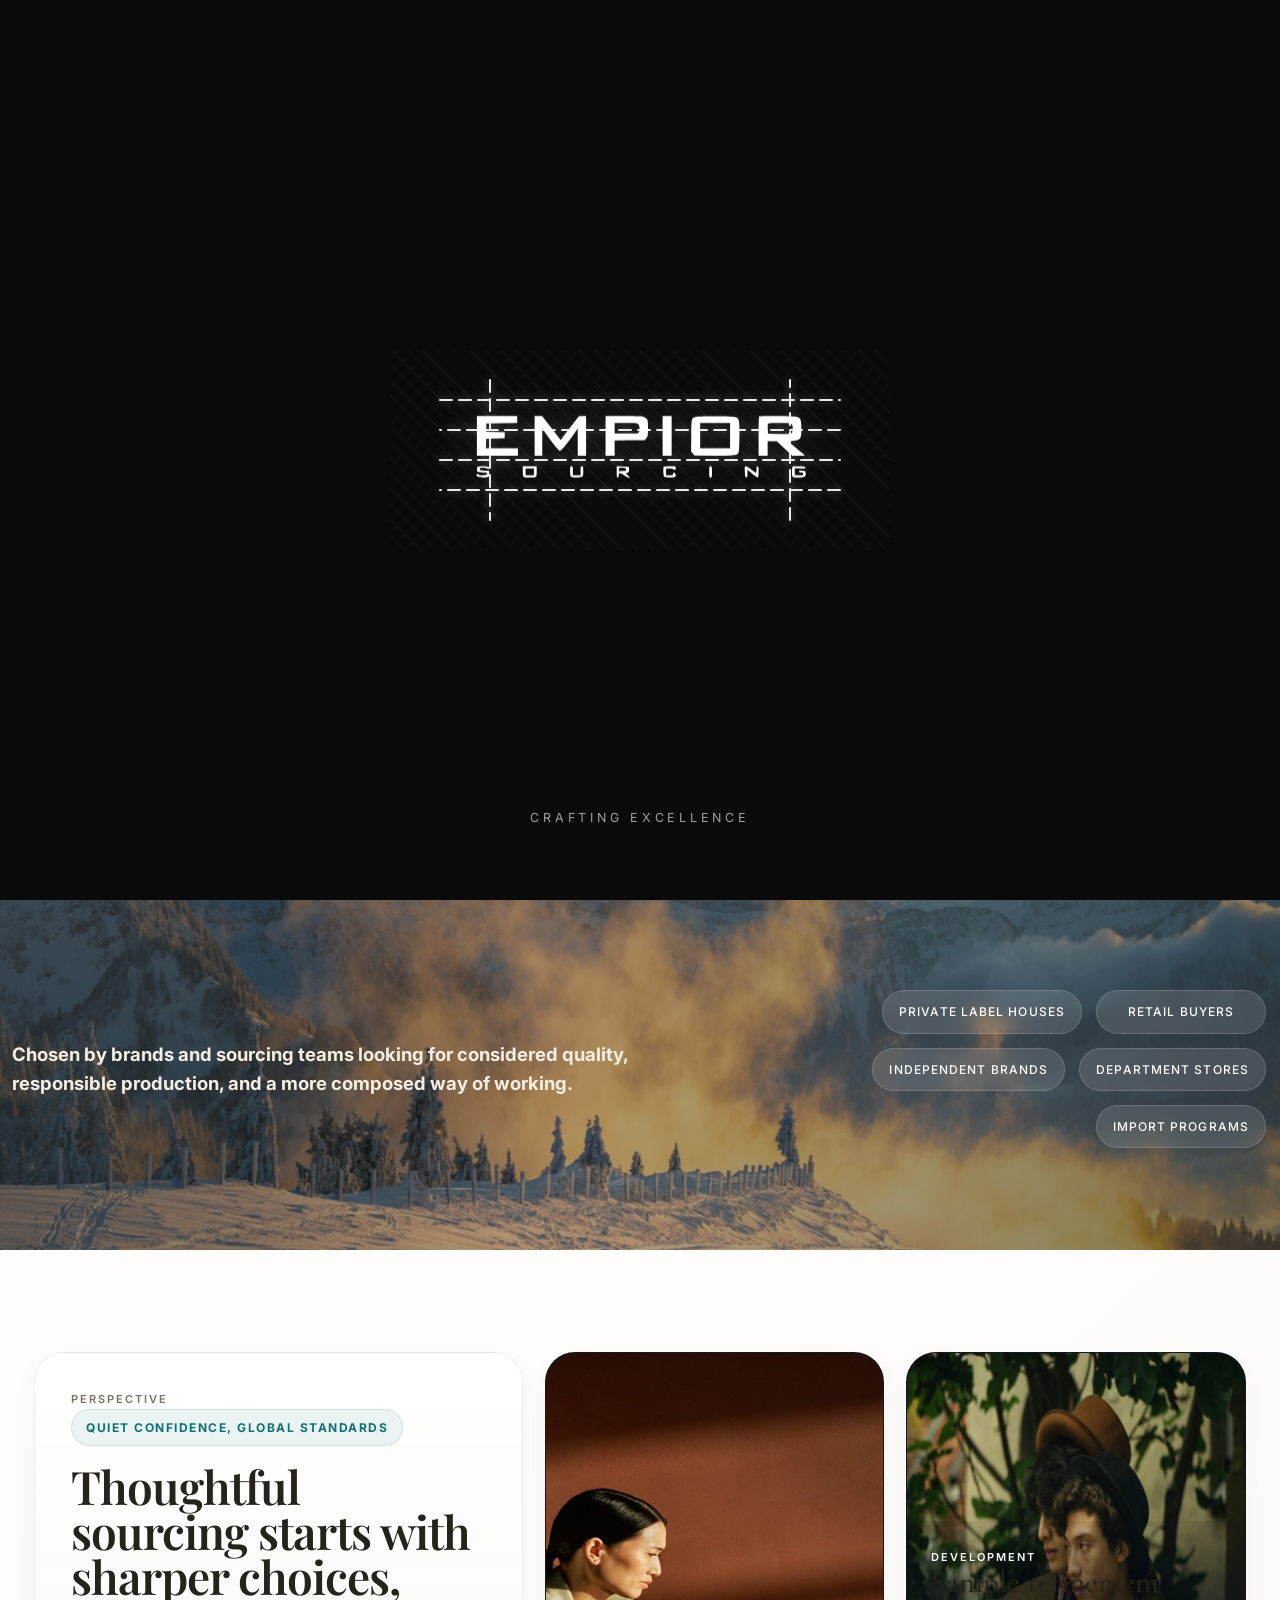
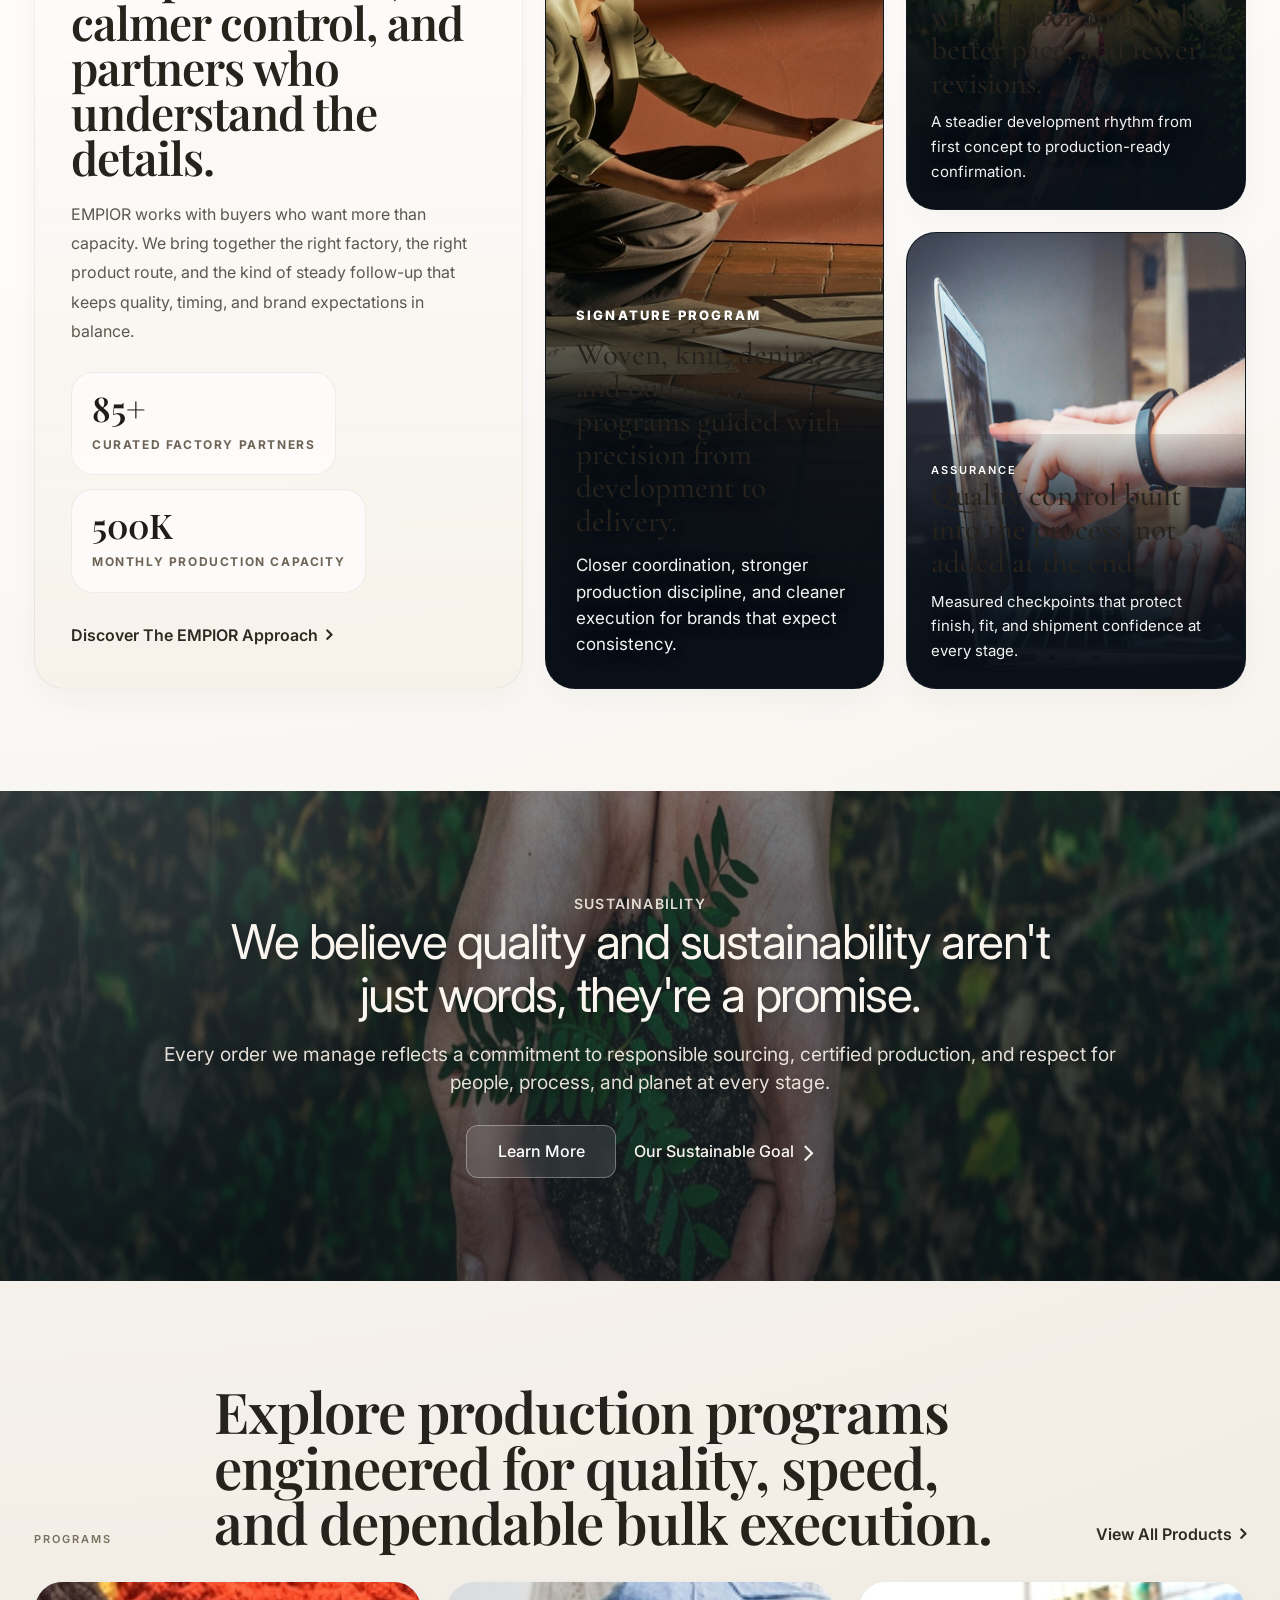
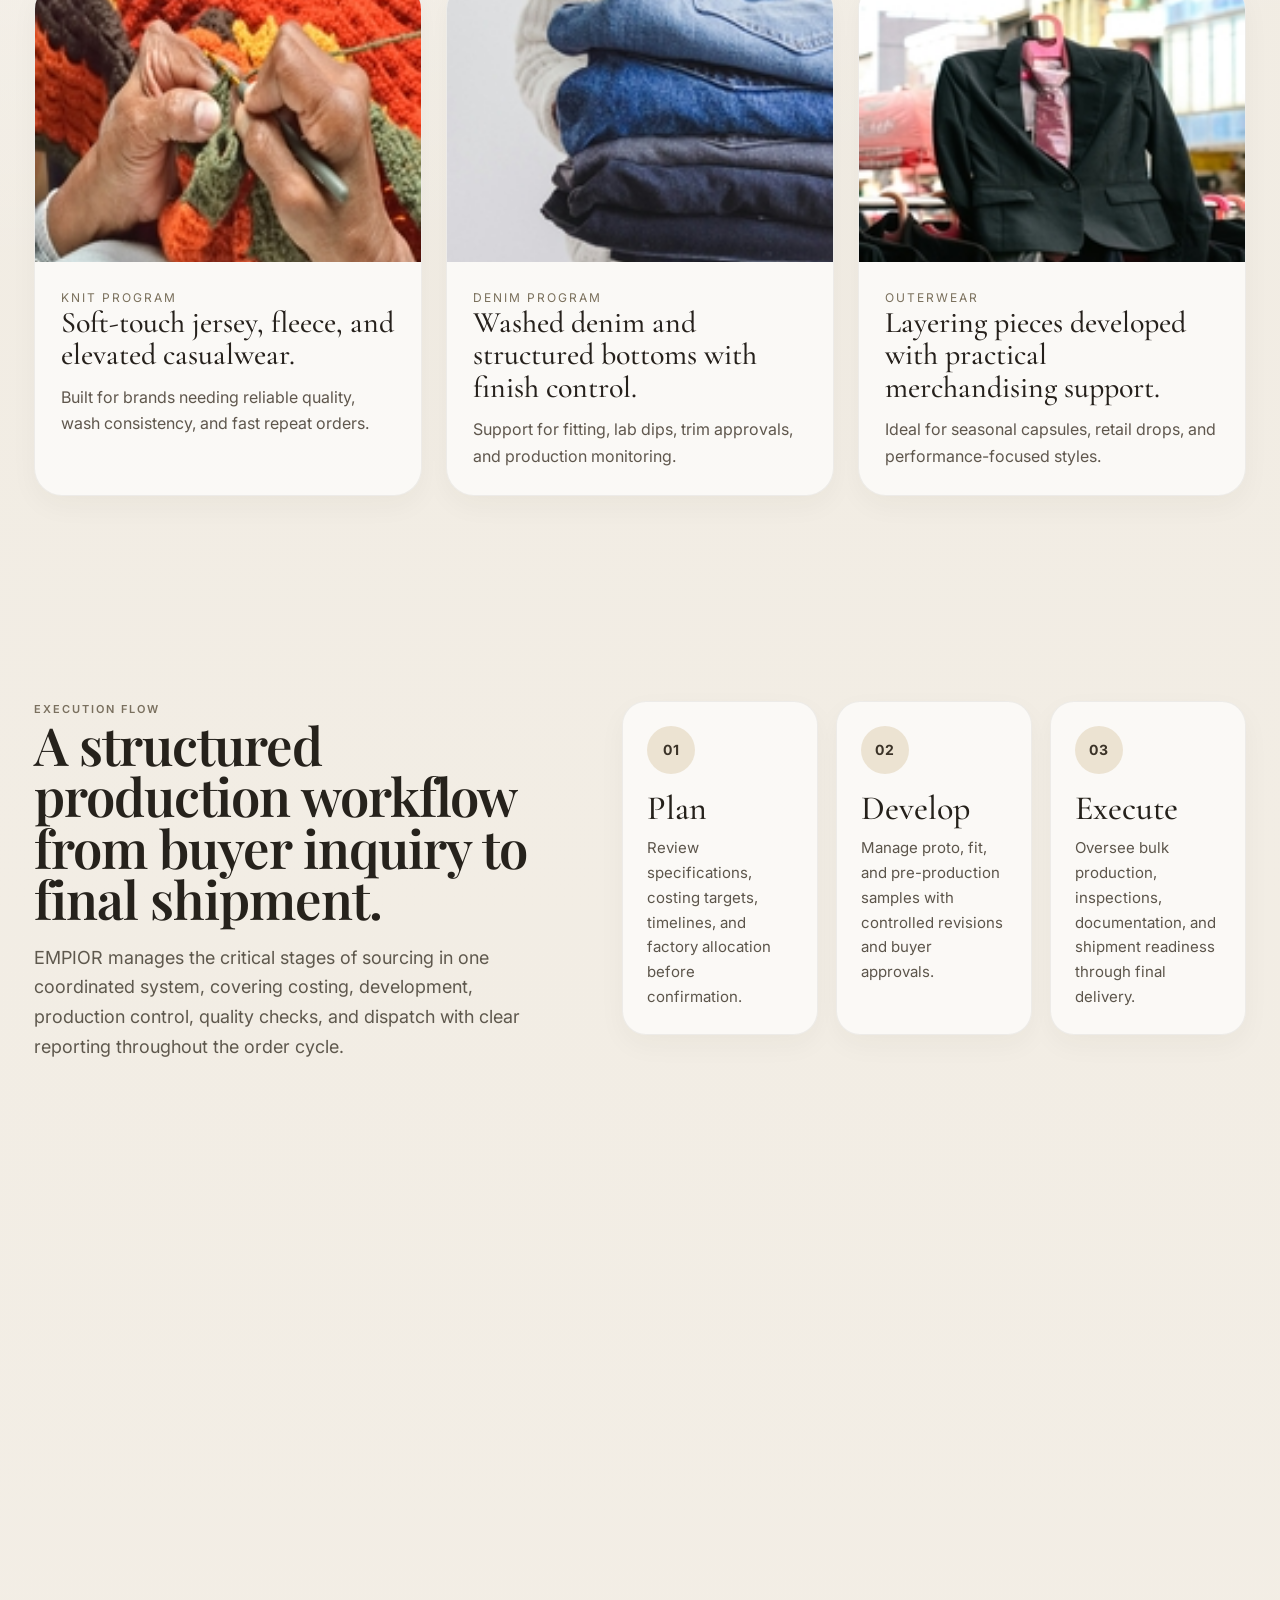
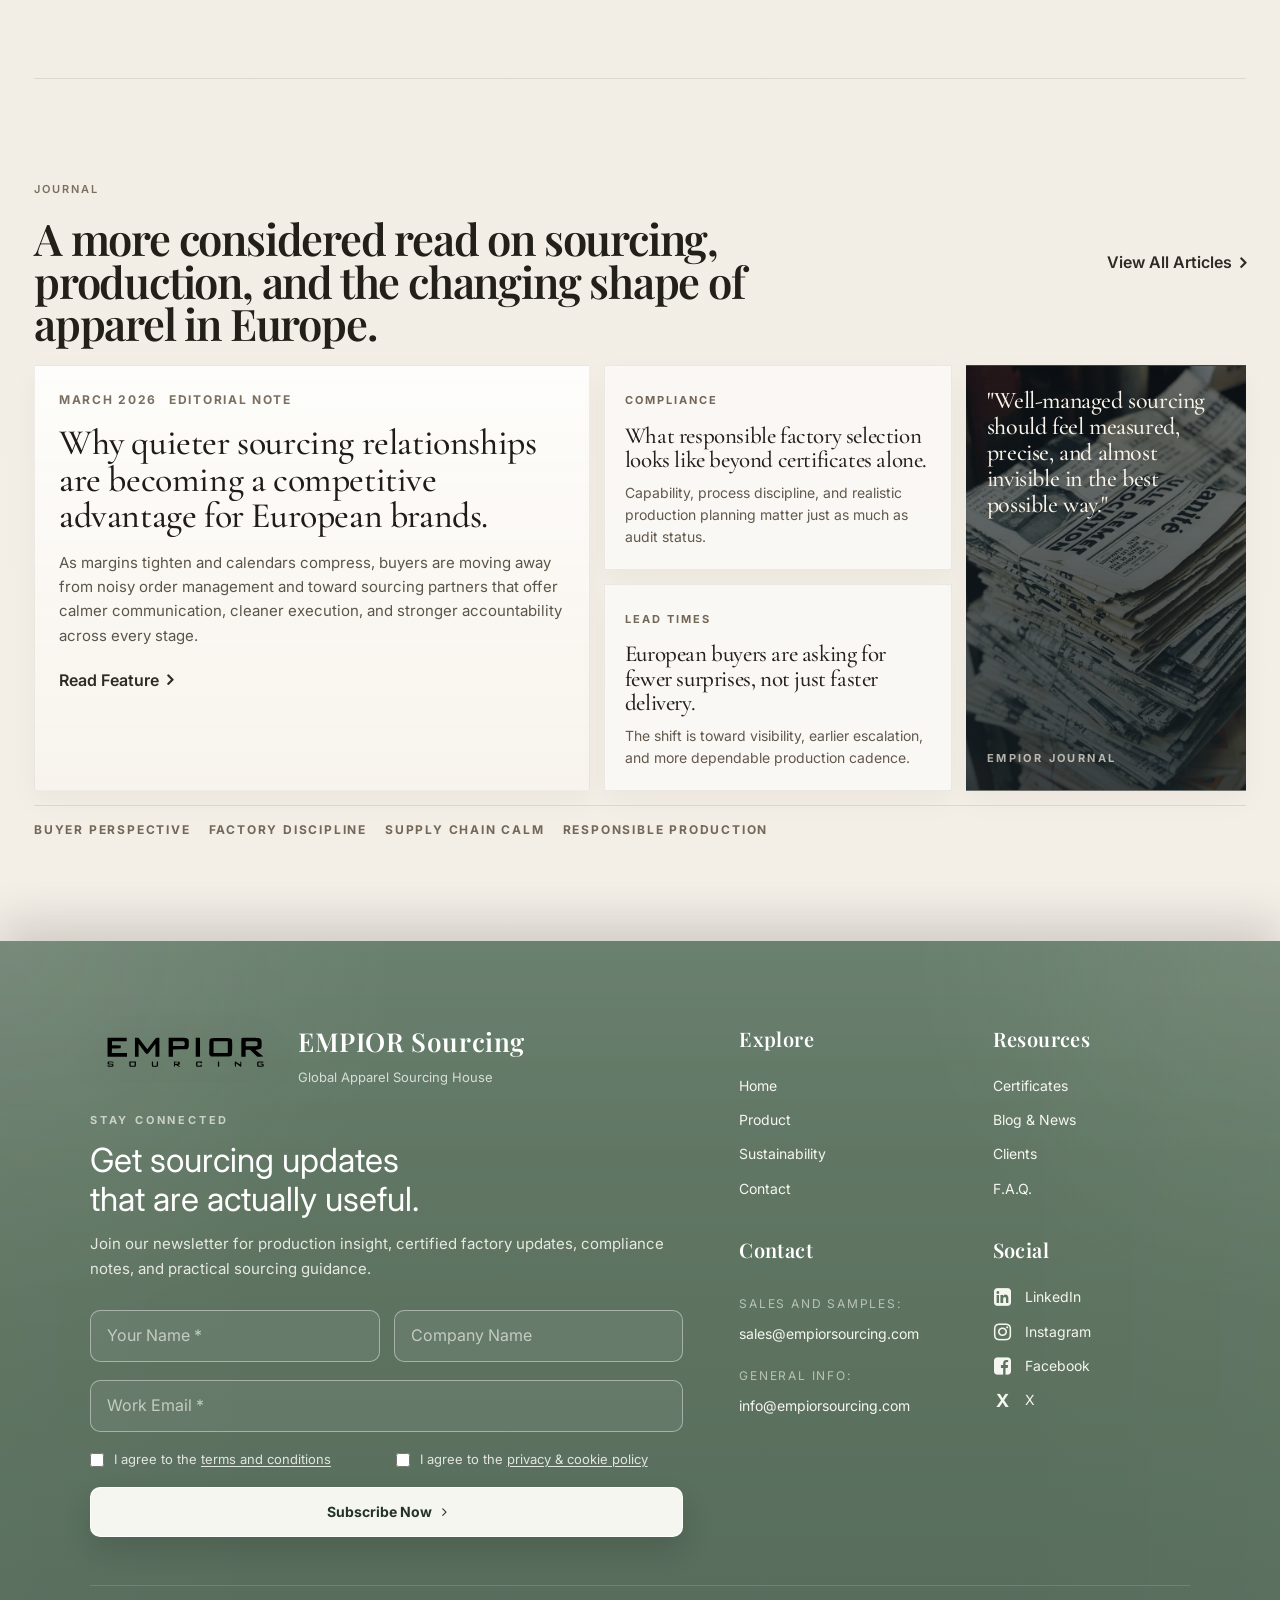
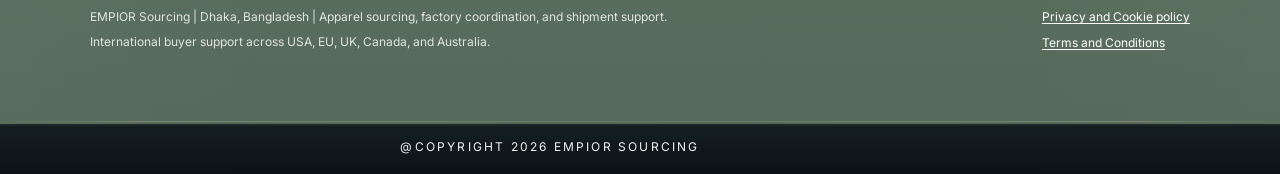
<file: index.html>
<!doctype html>
<html lang="en">

<head>
  <meta charset="UTF-8" />
  <meta name="viewport" content="width=device-width, initial-scale=1.0" />

  <title>EMPIOR Sourcing</title>

  <meta name="description"
    content="EMPIOR Sourcing is a Bangladesh-based apparel sourcing company connecting global brands with trusted garment manufacturers." />

  <meta name="keywords"
    content="garment sourcing Bangladesh, apparel buying house, clothing manufacturer Bangladesh, sourcing company" />

  <meta name="author" content="EMPIOR Sourcing" />

  <link rel="stylesheet" href="style.css" />

  <link rel="preconnect" href="https://fonts.googleapis.com" />

  <link
    href="https://fonts.googleapis.com/css2?family=Baloo+Da+2:wght@400;500;600&family=Cormorant+Garamond:wght@400;500;600&family=Inter:wght@400;500;600;700;800&family=Playfair+Display:wght@500;600;700&display=swap"
    rel="stylesheet" />

  <link rel="stylesheet" href="https://cdnjs.cloudflare.com/ajax/libs/font-awesome/4.7.0/css/font-awesome.min.css" />
</head>

<body class="home-page page-intro-active">
  <div class="page-intro" id="pageIntro" aria-label="Intro animation">
    <div class="page-intro-scene">
      <div class="page-intro-fabric" aria-hidden="true"></div>
      <div class="page-intro-stitches" aria-hidden="true">
        <svg viewBox="0 0 500 200" role="presentation">
          <line class="page-intro-thread page-intro-thread-1" x1="50" y1="50" x2="450" y2="50" />
          <line class="page-intro-thread page-intro-thread-2" x1="450" y1="80" x2="50" y2="80" />
          <line class="page-intro-thread page-intro-thread-3" x1="50" y1="110" x2="450" y2="110" />
          <line class="page-intro-thread page-intro-thread-4" x1="450" y1="140" x2="50" y2="140" />
          <line class="page-intro-thread page-intro-thread-5" x1="100" y1="30" x2="100" y2="170" />
          <line class="page-intro-thread page-intro-thread-6" x1="400" y1="170" x2="400" y2="30" />
        </svg>
      </div>

      <div class="page-intro-logo-reveal">
        <img src="images/Empior-Logo-3.svg" alt="EMPIOR SOURCING" />
      </div>
    </div>

    <div class="page-intro-status">Crafting Excellence</div>
  </div>


  <header class="main-header">

    <div class="top-header">
      <div class="menu-icon left-menu">
        <button class="menu-trigger" type="button" aria-label="Open site menu" aria-expanded="false"
          aria-controls="leftMenuDropdown">
          <span></span>
          <span></span>
          <span></span>
        </button>
        <div class="left-menu-dropdown" id="leftMenuDropdown" role="menu" aria-hidden="true">
          <div class="side-menu-shell">
            <div class="side-menu-header">
              <div class="side-menu-brand">
                <img src="images/Empior-Logo-3.svg" alt="EMPIOR Sourcing logo" class="side-menu-logo" />

              </div>
              <button class="side-menu-close" type="button" aria-label="Close site menu">
                &times;
              </button>
            </div>
            <div class="side-menu-body">
              <div class="side-menu-section">
                <p class="side-menu-section-label">Core</p>
                <div class="side-menu-items">
                  <a href="index.html" role="menuitem" class="active">Home</a>
                  <div class="side-menu-subgroup">
                    <a href="about.html" role="menuitem">About Overview</a>
                    <div class="side-menu-subitems">
                      <a href="about.html#overview" role="menuitem">Overview</a>
                      <a href="about.html#story" role="menuitem">Our Story</a>
                      <a href="about.html#vision" role="menuitem">Vision</a>
                      <a href="about.html#team" role="menuitem">Our Team</a>
                      <a href="about.html#mission" role="menuitem">Mission</a>
                      <a href="about.html#principles" role="menuitem">Principles</a>
                    </div>
                  </div>
                  <a href="services.html" role="menuitem">Services</a>
                  <a href="products.html" role="menuitem">Product</a>
                </div>
              </div>
              <div class="side-menu-section">
                <p class="side-menu-section-label">Operations</p>
                <div class="side-menu-items">
                  <a href="factories.html" role="menuitem">Factories</a>
                  <a href="process.html" role="menuitem">Process</a>
                  <a href="quality.html" role="menuitem">Quality</a>
                  <a href="sustainability.html" role="menuitem">Sustainability</a>
                </div>
              </div>
              <div class="side-menu-section">
                <p class="side-menu-section-label">Insights</p>
                <div class="side-menu-items">
                  <a href="certificates.html" role="menuitem">Certificates</a>
                  <a href="clients.html" role="menuitem">Clients</a>
                  <div class="side-menu-subgroup">
                    <a href="resources.html" role="menuitem">Blog &amp; Articles</a>
                    <div class="side-menu-subitems">
                      <a href="resources.html#featured-articles" role="menuitem">Featured Articles</a>
                      <a href="resources.html#latest-reads" role="menuitem">Latest Reads</a>
                      <a href="contact.html" role="menuitem">Suggest A Topic</a>
                    </div>
                  </div>
                  <a href="contact.html" role="menuitem">Contact</a>
                </div>
              </div>

            </div>
          </div>
        </div>
      </div>

      <div class="logo">
        <img src="images/Empior-Logo-3.svg" alt="EMPIOR Sourcing logo" class="logo-image" />
      </div>
    </div>



    <nav class="main-nav" aria-label="Primary navigation">
      <a href="index.html" class="active">Home</a>
      <div class="main-nav-item has-submenu">
        <button class="main-nav-link" type="button" aria-expanded="false" aria-controls="aboutNavSubmenu">About</button>
        <div class="main-nav-submenu" id="aboutNavSubmenu">
          <a href="about.html">About Overview</a>
          <a href="about.html#overview">Overview</a>
          <a href="about.html#story">Our Story</a>
          <a href="about.html#vision">Vision</a>
          <a href="about.html#team">Our Team</a>
          <a href="about.html#mission">Mission</a>
          <a href="about.html#principles">Principles</a>
          <a href="contact.html">Contact</a>
        </div>
      </div>
      <a href="products.html">Product</a>
      <div class="main-nav-item has-submenu">
        <button class="main-nav-link" type="button" aria-expanded="false" aria-controls="resourcesNavSubmenu">Blog &amp;
          Articles</button>
        <div class="main-nav-submenu main-nav-submenu-journal" id="resourcesNavSubmenu">
          <a href="resources.html">Overview</a>
          <a href="resources.html#featured-articles">Featured Articles</a>
          <a href="resources.html#latest-reads">Latest Reads</a>
          <a href="contact.html">Suggest A Topic</a>
        </div>
      </div>

    </nav>



    <div class="cert-strip">
      <div class="cert-strip-track">
        <div class="cert-strip-group">
          <span>BGMEA MEMBER</span>
          <span class="cert-strip-sep">|</span>
          <span>ISO 9001:2015</span>
          <span class="cert-strip-sep">|</span>
          <span>BSCI CERTIFIED</span>
          <span class="cert-strip-sep">|</span>
          <span>OEKO-TEX 100</span>
          <span class="cert-strip-sep">|</span>
          <span>SEDEX REGISTERED</span>
          <span class="cert-strip-sep">|</span>
          <span>RSC</span>
          <span class="cert-strip-sep">|</span>
          <span>WRAP</span>
          <span class="cert-strip-sep">|</span>
          <span>SMETA</span>
          <span class="cert-strip-sep">|</span>
          <span>ICS</span>
          <span class="cert-strip-sep">|</span>
          <span>CTPAT</span>
          <span class="cert-strip-sep">|</span>
          <span>BETTER WORK BANGLADESH</span>
          <span class="cert-strip-sep">|</span>
          <span>GSV</span>
          <span class="cert-strip-sep">|</span>
          <span>GMP QUALITY</span>
          <span class="cert-strip-sep">|</span>
          <span>ISO 14001:2015</span>
          <span class="cert-strip-sep">|</span>
          <span>GOTS CERTIFIED</span>
          <span class="cert-strip-sep">|</span>
          <span>OCS 100</span>
          <span class="cert-strip-sep">|</span>
          <span>GRS (GLOBAL RECYCLED STANDARD)</span>
          <span class="cert-strip-sep">|</span>
          <span>RCS (RECYCLED CLAIM STANDARD)</span>
          <span class="cert-strip-sep">|</span>
          <span>HIGG FEM 3.0</span>
          <span class="cert-strip-sep">|</span>
          <span>BCI (BETTER COTTON INITIATIVE)</span>
          <span class="cert-strip-sep">|</span>
        </div>

        <div class="cert-strip-group" aria-hidden="true">
          <span>BGMEA MEMBER</span>
          <span class="cert-strip-sep">|</span>
          <span>ISO 9001:2015</span>
          <span class="cert-strip-sep">|</span>
          <span>BSCI CERTIFIED</span>
          <span class="cert-strip-sep">|</span>
          <span>OEKO-TEX 100</span>
          <span class="cert-strip-sep">|</span>
          <span>SEDEX REGISTERED</span>
          <span class="cert-strip-sep">|</span>
          <span>RSC</span>
          <span class="cert-strip-sep">|</span>
          <span>WRAP</span>
          <span class="cert-strip-sep">|</span>
          <span>SMETA</span>
          <span class="cert-strip-sep">|</span>
          <span>ICS</span>
          <span class="cert-strip-sep">|</span>
          <span>CTPAT</span>
          <span class="cert-strip-sep">|</span>
          <span>BETTER WORK BANGLADESH</span>
          <span class="cert-strip-sep">|</span>
          <span>GSV</span>
          <span class="cert-strip-sep">|</span>
          <span>GMP QUALITY</span>
          <span class="cert-strip-sep">|</span>
          <span>ISO 14001:2015</span>
          <span class="cert-strip-sep">|</span>
          <span>GOTS CERTIFIED</span>
          <span class="cert-strip-sep">|</span>
          <span>OCS 100</span>
          <span class="cert-strip-sep">|</span>
          <span>GRS (GLOBAL RECYCLED STANDARD)</span>
          <span class="cert-strip-sep">|</span>
          <span>RCS (RECYCLED CLAIM STANDARD)</span>
          <span class="cert-strip-sep">|</span>
          <span>HIGG FEM 3.0</span>
          <span class="cert-strip-sep">|</span>
          <span>BCI (BETTER COTTON INITIATIVE)</span>
          <span class="cert-strip-sep">|</span>
        </div>
      </div>
    </div>
  </header>

  <div class="menu-overlay" aria-hidden="true"></div>

  <main>
    <section class="home-intro" id="home-intro">
      <div class="home-intro-copy">
        <p class="section-kicker">Global Apparel Sourcing</p>
        <h2>Empior Sourcing was born from a simple idea: to build something lasting. Not an empire of power, but an
          empire of purpose.</h2>
        <p>
          Empior Sourcing is a premium apparel sourcing company headquartered in Bangladesh, the world's second-largest
          ready-made garment exporter. Founded in 2025, we operate at the intersection of manufacturing excellence and
          global brand requirements—delivering not just products, but complete supply chain solutions.
          We are not middlemen. We are your dedicated presence on the factory floor, your quality assurance system, and
          your compliance management partner. From the first design sketch to the final container dispatch, we manage
          every critical touchpoint with precision, transparency, and accountability.
          Our identity is rooted in Bangladesh's RMG revolution. We have grown alongside this industry, witnessed its
          transformation, and now serve as custodians of its future. Every order we manage carries the weight of
          millions of livelihoods, decades of progress, and the promise of what Bangladesh can become.
          We are Empior Sourcing. We deliver what the world demands—exactly as promised, every single time.
        </p>
        <div class="home-intro-actions">
          <a href="about.html" class="hero-btn">Explore Us</a>
          <a href="services.html" class="editorial-link">See Our Services</a>
        </div>
      </div>
    </section>

    <section class="home-brand-ribbon">
      <p>Chosen by brands and sourcing teams looking for considered quality, responsible production, and a more composed
        way of working.</p>
      <div class="home-brand-marks" aria-label="Brand and buyer categories">
        <span>Private Label Houses</span>
        <span>Retail Buyers</span>
        <span>Independent Brands</span>
        <span>Department Stores</span>
        <span>Import Programs</span>
      </div>
    </section>

    <section class="home-editorial-grid">
      <article class="editorial-story">
        <p class="section-kicker">Perspective</p>
        <span class="editorial-story-tag">Quiet confidence, global standards</span>
        <h2>Thoughtful sourcing starts with sharper choices, calmer control, and partners who understand the details.
        </h2>
        <p>
          EMPIOR works with buyers who want more than capacity. We bring
          together the right factory, the right product route, and the kind
          of steady follow-up that keeps quality, timing, and brand
          expectations in balance.
        </p>
        <div class="editorial-story-metrics">
          <div class="editorial-story-metric">
            <strong>85+</strong>
            <span>Curated factory partners</span>
          </div>
          <div class="editorial-story-metric">
            <strong>500K</strong>
            <span>Monthly production capacity</span>
          </div>
        </div>
        <a href="about.html" class="editorial-link">Discover The EMPIOR Approach</a>
      </article>

      <article class="editorial-card editorial-card-tall">
        <div class="editorial-card-copy">
          <p class="section-kicker">Signature Program</p>
          <h3>Woven, knit, denim, and outerwear programs guided with precision from development to delivery.</h3>
          <p>Closer coordination, stronger production discipline, and cleaner execution for brands that expect
            consistency.</p>
        </div>
        <div class="editorial-card-media">
          <img src="images/back 4.jpg" alt="Outerwear sourcing program" />
        </div>
      </article>

      <article class="editorial-card editorial-card-overlay">
        <div class="editorial-card-copy">
          <p class="section-kicker">Development</p>
          <h3>Sample refinement with clearer approvals, better pace, and fewer revisions.</h3>
          <p>A steadier development rhythm from first concept to production-ready confirmation.</p>
        </div>
        <div class="editorial-card-media editorial-card-media-small">
          <img src="images/back 5.jpg" alt="Garment sampling support" />
        </div>
      </article>

      <article class="editorial-card editorial-card-overlay">
        <div class="editorial-card-copy">
          <p class="section-kicker">Assurance</p>
          <h3>Quality control built into the process, not added at the end.</h3>
          <p>Measured checkpoints that protect finish, fit, and shipment confidence at every stage.</p>
        </div>
        <div class="editorial-card-media editorial-card-media-small">
          <img src="images/back 6.jpg" alt="Quality-controlled activewear production" />
        </div>
      </article>
    </section>

    <section class="sustainability-spotlight">
      <div class="sustainability-spotlight-inner">
        <p class="sustainability-eyebrow">Sustainability</p>
        <h2>
          We believe quality and sustainability aren't just words, they're a
          promise.
        </h2>
        <p class="sustainability-copy">
          Every order we manage reflects a commitment to responsible sourcing,
          certified production, and respect for people, process, and planet at
          every stage.
        </p>
        <div class="sustainability-actions">
          <a href="sustainability.html" class="sustainability-btn">Learn More</a>
          <a href="contact.html" class="sustainability-link">Our Sustainable Goal<i class="fa fa-angle-right"
              aria-hidden="true"></i></a>
        </div>
      </div>
    </section>

    <section class="materials-section" id="home-programs">
      <div class="materials-head">
        <p class="section-kicker">Programs</p>
        <h2>Explore production programs engineered for quality, speed, and dependable bulk execution.</h2>
        <a href="products.html" class="editorial-link">View All Products</a>
      </div>
      <div class="materials-grid">
        <article class="material-card">
          <div class="material-card-media">
            <img src="images/10 (2).jpg" alt="Knit jersey sourcing program" />
          </div>
          <div class="material-card-body">
            <p class="material-card-type">Knit Program</p>
            <h3>Soft-touch jersey, fleece, and elevated casualwear.</h3>
            <p>Built for brands needing reliable quality, wash consistency, and fast repeat orders.</p>
          </div>
        </article>
        <article class="material-card">
          <div class="material-card-media">
            <img src="images/10 (3).jpg" alt="Denim sourcing program" />
          </div>
          <div class="material-card-body">
            <p class="material-card-type">Denim Program</p>
            <h3>Washed denim and structured bottoms with finish control.</h3>
            <p>Support for fitting, lab dips, trim approvals, and production monitoring.</p>
          </div>
        </article>
        <article class="material-card">
          <div class="material-card-media">
            <img src="images/10 (1).jpg" alt="Outerwear and fleece sourcing program" />
          </div>
          <div class="material-card-body">
            <p class="material-card-type">Outerwear</p>
            <h3>Layering pieces developed with practical merchandising support.</h3>
            <p>Ideal for seasonal capsules, retail drops, and performance-focused styles.</p>
          </div>
        </article>
      </div>
    </section>

    <section class="process-story" id="home-process">
      <div class="process-story-copy">
        <p class="section-kicker">Execution Flow</p>
        <h2>A structured production workflow from buyer inquiry to final shipment.</h2>
        <p>
          EMPIOR manages the critical stages of sourcing in one coordinated
          system, covering costing, development, production control, quality
          checks, and dispatch with clear reporting throughout the order
          cycle.
        </p>
      </div>
      <div class="process-story-steps">
        <article class="process-story-step">
          <span>01</span>
          <h3>Plan</h3>
          <p>Review specifications, costing targets, timelines, and factory allocation before confirmation.</p>
        </article>
        <article class="process-story-step">
          <span>02</span>
          <h3>Develop</h3>
          <p>Manage proto, fit, and pre-production samples with controlled revisions and buyer approvals.</p>
        </article>
        <article class="process-story-step">
          <span>03</span>
          <h3>Execute</h3>
          <p>Oversee bulk production, inspections, documentation, and shipment readiness through final delivery.</p>
        </article>
      </div>
    </section>

    <section class="cta cta-home">
      <p class="section-kicker">Let's Build</p>
      <h1>Bring your next collection to market with a sourcing team that feels structured, responsive, and easy to
        trust.</h1>
      <p>Share your tech pack, target price, or collection brief and we'll help map the right production route.</p>
      <a href="contact.html" class="hero-btn">Contact Us</a>
    </section>


    <section class="home-journal" id="home-journal" aria-labelledby="home-journal-title">
      <div class="home-journal-head">
        <p class="section-kicker">Journal</p>
        <h2 id="home-journal-title">A more considered read on sourcing, production, and the changing shape of apparel in
          Europe.</h2>
        <a href="resources.html" class="editorial-link">View All Articles</a>
      </div>

      <div class="home-journal-grid">
        <article class="journal-feature">
          <div class="journal-feature-meta">
            <span>March 2026</span>
            <span>Editorial Note</span>
          </div>
          <h3>Why quieter sourcing relationships are becoming a competitive advantage for European brands.</h3>
          <p>As margins tighten and calendars compress, buyers are moving away from noisy order management and toward
            sourcing partners that offer calmer communication, cleaner execution, and stronger accountability across
            every stage.</p>
          <a href="resources.html" class="editorial-link">Read Feature</a>
        </article>

        <div class="journal-column">
          <article class="journal-brief">
            <span class="journal-brief-tag">Compliance</span>
            <h3>What responsible factory selection looks like beyond certificates alone.</h3>
            <p>Capability, process discipline, and realistic production planning matter just as much as audit status.
            </p>
          </article>

          <article class="journal-brief">
            <span class="journal-brief-tag">Lead Times</span>
            <h3>European buyers are asking for fewer surprises, not just faster delivery.</h3>
            <p>The shift is toward visibility, earlier escalation, and more dependable production cadence.</p>
          </article>
        </div>

        <article class="journal-quote-block">
          <p>"Well-managed sourcing should feel measured, precise, and almost invisible in the best possible way."</p>
          <span>EMPIOR Journal</span>
        </article>
      </div>

      <div class="home-journal-foot">
        <span>Buyer perspective</span>
        <span>Factory discipline</span>
        <span>Supply chain calm</span>
        <span>Responsible production</span>
      </div>
    </section>
  </main>



  <footer class="footer">
    <div class="container footer-shell">
      <div class="footer-newsletter">
        <div class="footer-newsletter-intro">
          <div class="footer-brand-lockup">
            <img src="images/Empior-Logo-3.svg" alt="EMPIOR Sourcing logo" class="footer-brand-image" />
            <div class="footer-brand-copy">
              <p class="footer-brand-caption">EMPIOR Sourcing</p>
              <p class="footer-brand-note">Global Apparel Sourcing House</p>
            </div>
          </div>

          <div class="footer-newsletter-head">
            <p class="footer-newsletter-kicker">Stay Connected</p>
            <h2 class="footer-newsletter-title">Get sourcing updates that are actually useful.</h2>
            <p class="footer-newsletter-copy">
              Join our newsletter for production insight, certified factory updates, compliance notes, and practical
              sourcing guidance.
            </p>
          </div>
        </div>

        <form class="footer-newsletter-form">
          <div class="footer-newsletter-grid">
            <input type="text" name="name" placeholder="Your Name *" aria-label="Your Name" />
            <input type="text" name="company" placeholder="Company Name" aria-label="Company Name" />
          </div>
          <input type="email" name="email" placeholder="Work Email *" aria-label="Work Email" />
          <div class="footer-consent-row">
            <label class="footer-check">
              <input type="checkbox" name="terms" />
              <span>I agree to the <a href="terms.html">terms and conditions</a></span>
            </label>
            <label class="footer-check">
              <input type="checkbox" name="privacy" />
              <span>I agree to the <a href="privacy.html">privacy &amp; cookie policy</a></span>
            </label>
          </div>
          <button type="submit" class="footer-join-btn">Subscribe Now <i class="fa fa-angle-right"
              aria-hidden="true"></i></button>
        </form>
      </div>

      <div class="footer-links-panel">
        <div class="footer-link-columns">
          <div class="footer-link-group">
            <h4 class="footer-title">Explore</h4>
            <a class="footer-link" href="index.html">Home</a>
            <a class="footer-link" href="products.html">Product</a>
            <a class="footer-link" href="sustainability.html">Sustainability</a>
            <a class="footer-link" href="contact.html">Contact</a>
          </div>

          <div class="footer-link-group">
            <h4 class="footer-title">Resources</h4>
            <a class="footer-link" href="certificates.html">Certificates</a>
            <a class="footer-link" href="resources.html">Blog &amp; News</a>
            <a class="footer-link" href="clients.html">Clients</a>
            <a class="footer-link" href="contact.html">F.A.Q.</a>
          </div>

          <div class="footer-link-group">
            <h4 class="footer-title">Contact</h4>
            <p class="footer-contact-line">Sales and samples:</p>
            <a class="footer-link" href="mailto:sales@empiorsourcing.com">sales@empiorsourcing.com</a>
            <p class="footer-contact-line">General Info:</p>
            <a class="footer-link" href="mailto:info@empiorsourcing.com">info@empiorsourcing.com</a>
          </div>

          <div class="footer-link-group">
            <h4 class="footer-title">Social</h4>
            <a class="footer-social-row" href="https://linkedin.com" aria-label="LinkedIn"><i
                class="fa fa-linkedin-square" aria-hidden="true"></i><span>LinkedIn</span></a>
            <a class="footer-social-row" href="https://instagram.com" aria-label="Instagram"><i class="fa fa-instagram"
                aria-hidden="true"></i><span>Instagram</span></a>
            <a class="footer-social-row" href="https://facebook.com" aria-label="Facebook"><i
                class="fa fa-facebook-square" aria-hidden="true"></i><span>Facebook</span></a>
            <a class="footer-social-row" href="https://x.com" aria-label="X"><span
                class="footer-social-x">X</span><span>X</span></a>
          </div>
        </div>
      </div>
    </div>

    <div class="container footer-legal-row">
      <div class="footer-legal-copy">
        <p>EMPIOR Sourcing | Dhaka, Bangladesh | Apparel sourcing, factory coordination, and shipment support.</p>
        <p>International buyer support across USA, EU, UK, Canada, and Australia.</p>
      </div>
      <div class="footer-legal-links">
        <a href="privacy.html">Privacy and Cookie policy</a>
        <a href="terms.html">Terms and Conditions</a>
      </div>
    </div>

    <div class="footer-bottom-bar">
      <div class="container footer-bottom-inner">
        <span class="footer-bottom-copy">@Copyright 2026 EMPIOR Sourcing</span>
      </div>
    </div>
  </footer>



  <script>
    function initPageIntro() {
      const intro = document.getElementById("pageIntro");
      if (!intro) return;

      let introDismissed = false;

      const closeIntro = () => {
        if (introDismissed) return;
        introDismissed = true;
        intro.classList.add("hidden");
        document.body.classList.remove("page-intro-active");
      };

      const scheduleClose = () => {
        window.setTimeout(closeIntro, 4500);
      };

      if (document.readyState === "complete") {
        scheduleClose();
      } else {
        window.addEventListener("load", scheduleClose, { once: true });
      }

      intro.addEventListener("click", closeIntro);
    }

    function initCounters() {
      const counters = document.querySelectorAll(".counter");

      counters.forEach((counter) => {
        const target = Number(counter.getAttribute("data-target"));
        if (!Number.isFinite(target)) return;

        const start = Number(counter.getAttribute("data-start") || 0);
        const suffix = counter.getAttribute("data-suffix") || "";
        const duration = 1200;
        const startTime = performance.now();
        const formatValue = (value) => `${value}${suffix}`;

        const step = (now) => {
          const progress = Math.min((now - startTime) / duration, 1);
          const current = Math.floor(start + (target - start) * progress);
          counter.textContent = formatValue(current);

          if (progress < 1) {
            requestAnimationFrame(step);
          } else {
            counter.textContent = formatValue(target);
          }
        };

        counter.textContent = formatValue(start);
        requestAnimationFrame(step);
      });
    }

    function initMenu() {
      const menuTrigger = document.querySelector(".menu-trigger");
      const menuDropdown = document.querySelector(".left-menu-dropdown");
      const menuOverlay = document.querySelector(".menu-overlay");
      const menuClose = document.querySelector(".side-menu-close");
      const menuBody = menuDropdown?.querySelector(".side-menu-body");
      if (!menuTrigger || !menuDropdown) return;

      if (menuDropdown.parentElement !== document.body) {
        document.body.appendChild(menuDropdown);
      }

      const scrollRegion = menuBody || menuDropdown;

      const openMenu = () => {
        menuDropdown.classList.add("open");
        scrollRegion.scrollTop = 0;
        document.body.classList.add("menu-open");
        menuTrigger.setAttribute("aria-expanded", "true");
        menuDropdown.setAttribute("aria-hidden", "false");
        if (menuOverlay) {
          menuOverlay.classList.add("show");
          menuOverlay.setAttribute("aria-hidden", "false");
        }
      };

      const closeMenu = () => {
        menuDropdown.classList.remove("open");
        document.body.classList.remove("menu-open");
        menuTrigger.setAttribute("aria-expanded", "false");
        menuDropdown.setAttribute("aria-hidden", "true");
        if (menuOverlay) {
          menuOverlay.classList.remove("show");
          menuOverlay.setAttribute("aria-hidden", "true");
        }
      };

      menuTrigger.addEventListener("click", (event) => {
        event.stopPropagation();
        if (menuDropdown.classList.contains("open")) {
          closeMenu();
        } else {
          openMenu();
        }
      });

      if (menuClose) {
        menuClose.addEventListener("click", (event) => {
          event.preventDefault();
          event.stopPropagation();
          closeMenu();
        });
      }

      if (menuOverlay) {
        menuOverlay.addEventListener("click", closeMenu);
      }

      menuDropdown.addEventListener("click", (event) => {
        event.stopPropagation();
      });

      document.addEventListener("click", (event) => {
        if (!menuDropdown.contains(event.target) && !menuTrigger.contains(event.target)) {
          closeMenu();
        }
      });

      document.addEventListener("keydown", (event) => {
        if (event.key === "Escape") closeMenu();
      });

      menuDropdown.querySelectorAll('a[role="menuitem"]').forEach((link) => {
        link.addEventListener("click", closeMenu);
      });

      closeMenu();
    }

    function initNavSubmenus() {
      const navItems = document.querySelectorAll(".main-nav-item.has-submenu");
      if (!navItems.length) return;

      const closeAllSubmenus = (exceptItem = null) => {
        navItems.forEach((item) => {
          const button = item.querySelector(".main-nav-link");
          const isOpen = item === exceptItem;
          item.classList.toggle("is-open", isOpen);
          if (button) {
            button.setAttribute("aria-expanded", String(isOpen));
          }
        });
      };

      navItems.forEach((item) => {
        const button = item.querySelector(".main-nav-link");
        if (!button) return;

        button.addEventListener("click", (event) => {
          event.preventDefault();
          event.stopPropagation();
          const willOpen = !item.classList.contains("is-open");
          closeAllSubmenus(willOpen ? item : null);
        });
      });

      document.addEventListener("click", (event) => {
        if (!event.target.closest(".main-nav-item.has-submenu")) {
          closeAllSubmenus();
        }
      });

      document.addEventListener("keydown", (event) => {
        if (event.key === "Escape") {
          closeAllSubmenus();
        }
      });
    }

    function initAboutValueTabs() {
      const aboutValueItems = document.querySelectorAll(".about-value-item");
      if (!aboutValueItems.length) return;

      const setActiveItem = (targetItem) => {
        aboutValueItems.forEach((card) => {
          const cardToggle = card.querySelector(".about-value-toggle");
          const content = card.querySelector(".about-value-content");
          const isActive = card === targetItem;

          card.classList.toggle("active", isActive);
          if (cardToggle) {
            cardToggle.setAttribute("aria-expanded", String(isActive));
          }
          if (content) {
            content.classList.toggle("open", isActive);
          }
        });
      };

      aboutValueItems.forEach((item) => {
        const toggle = item.querySelector(".about-value-toggle");
        if (!toggle) return;

        toggle.addEventListener("click", () => setActiveItem(item));
      });

      setActiveItem(
        document.querySelector(".about-value-item.active") || aboutValueItems[0]
      );
    }

    function initProcessSteps() {
      const processSteps = document.querySelectorAll(".process-step");
      if (!processSteps.length) return;

      const setActiveStep = (targetStep) => {
        processSteps.forEach((step) => {
          const detail = step.querySelector(".process-detail");
          const isActive = step === targetStep;

          step.classList.toggle("active", isActive);
          step.setAttribute("aria-expanded", String(isActive));
          if (detail) {
            detail.classList.toggle("open", isActive);
          }
        });
      };

      processSteps.forEach((step) => {
        step.addEventListener("click", () => setActiveStep(step));
        step.addEventListener("keydown", (event) => {
          if (event.key === "Enter" || event.key === " ") {
            event.preventDefault();
            setActiveStep(step);
          }
        });
      });

      setActiveStep(
        document.querySelector(".process-step.active") || processSteps[0]
      );
    }

    function initImpactBars() {
      const bars = document.querySelectorAll(".impact-fill");
      if (!bars.length) return;

      bars.forEach((bar) => {
        const target = Number(bar.getAttribute("data-progress")) || 0;
        const duration = 1100;
        const startTime = performance.now();

        const tick = (now) => {
          const progress = Math.min((now - startTime) / duration, 1);
          const value = target * progress;
          bar.style.width = `${value}%`;
          if (progress < 1) requestAnimationFrame(tick);
        };

        bar.style.width = "0%";
        requestAnimationFrame(tick);
      });
    }

    function initTestimonials() {
      const nameEl = document.getElementById("reviewName");
      const roleEl = document.getElementById("reviewRole");
      const copyEl = document.getElementById("reviewCopy");
      const avatarEl = document.getElementById("reviewAvatar");
      const prevBtn = document.querySelector(".review-prev");
      const nextBtn = document.querySelector(".review-next");

      if (!nameEl || !roleEl || !copyEl || !avatarEl || !prevBtn || !nextBtn) {
        return;
      }

      const reviews = [
        {
          name: "Moris Jhon",
          role: "Sourcing Manager",
          avatar: "images/testimonial-avatar.svg",
          copy:
            "If you're looking for a reliable sourcing partner, EMPIOR Sourcing is the right team. Their communication is clear, production follow-up is strong, and shipment execution is always on time. Quality checks are consistent, and the team is highly supportive from development to final delivery.",
        },
        {
          name: "Sarah Johnson",
          role: "Head of Product",
          avatar: "images/testimonial-avatar.svg",
          copy:
            "We have worked with many suppliers, but EMPIOR gives us the best balance of speed, quality, and transparency. Their merchandising team shares practical updates and solves issues before they become delays.",
        },
        {
          name: "Michael Lee",
          role: "Operations Director",
          avatar: "images/testimonial-avatar.svg",
          copy:
            "Factory selection and production control are excellent. We consistently receive approved quality levels, and shipment documentation is clean and timely. They operate like an extension of our in-house team.",
        },
        {
          name: "Emma Carter",
          role: "Buying Specialist",
          avatar: "images/testimonial-avatar.svg",
          copy:
            "EMPIOR helped us scale new programs quickly without compromising compliance. Their process discipline, communication quality, and commitment to delivery dates make them a trusted long-term partner.",
        },
      ];

      let reviewIndex = 0;

      const renderReview = () => {
        const review = reviews[reviewIndex];
        nameEl.textContent = review.name;
        roleEl.textContent = review.role;
        copyEl.textContent = review.copy;
        avatarEl.src = review.avatar;
        avatarEl.alt = `${review.name} profile`;
      };

      prevBtn.addEventListener("click", () => {
        reviewIndex = (reviewIndex - 1 + reviews.length) % reviews.length;
        renderReview();
      });

      nextBtn.addEventListener("click", () => {
        reviewIndex = (reviewIndex + 1) % reviews.length;
        renderReview();
      });

      renderReview();
    }

    function initScrollReveal() {
      const revealItems = document.querySelectorAll("main > section");
      if (!revealItems.length) return;

      revealItems.forEach((item, index) => {
        item.classList.add("scroll-reveal");
        item.style.transitionDelay = `${Math.min(index * 40, 220)}ms`;
      });

      if (!("IntersectionObserver" in window)) {
        revealItems.forEach((item) => item.classList.add("is-visible"));
        return;
      }

      const observer = new IntersectionObserver(
        (entries) => {
          entries.forEach((entry) => {
            if (entry.isIntersecting) {
              entry.target.classList.add("is-visible");
              observer.unobserve(entry.target);
            }
          });
        },
        { threshold: 0.12, rootMargin: "0px 0px -8% 0px" }
      );

      revealItems.forEach((item) => observer.observe(item));
    }

    function initHomePage() {
      initPageIntro();
      initCounters();
      initMenu();
      initNavSubmenus();
      initAboutValueTabs();
      initProcessSteps();
      initTestimonials();
      initImpactBars();
      initScrollReveal();
    }

    if (document.readyState === "loading") {
      document.addEventListener("DOMContentLoaded", initHomePage, { once: true });
    } else {
      initHomePage();
    }
  </script>
</body>

</html>
</file>
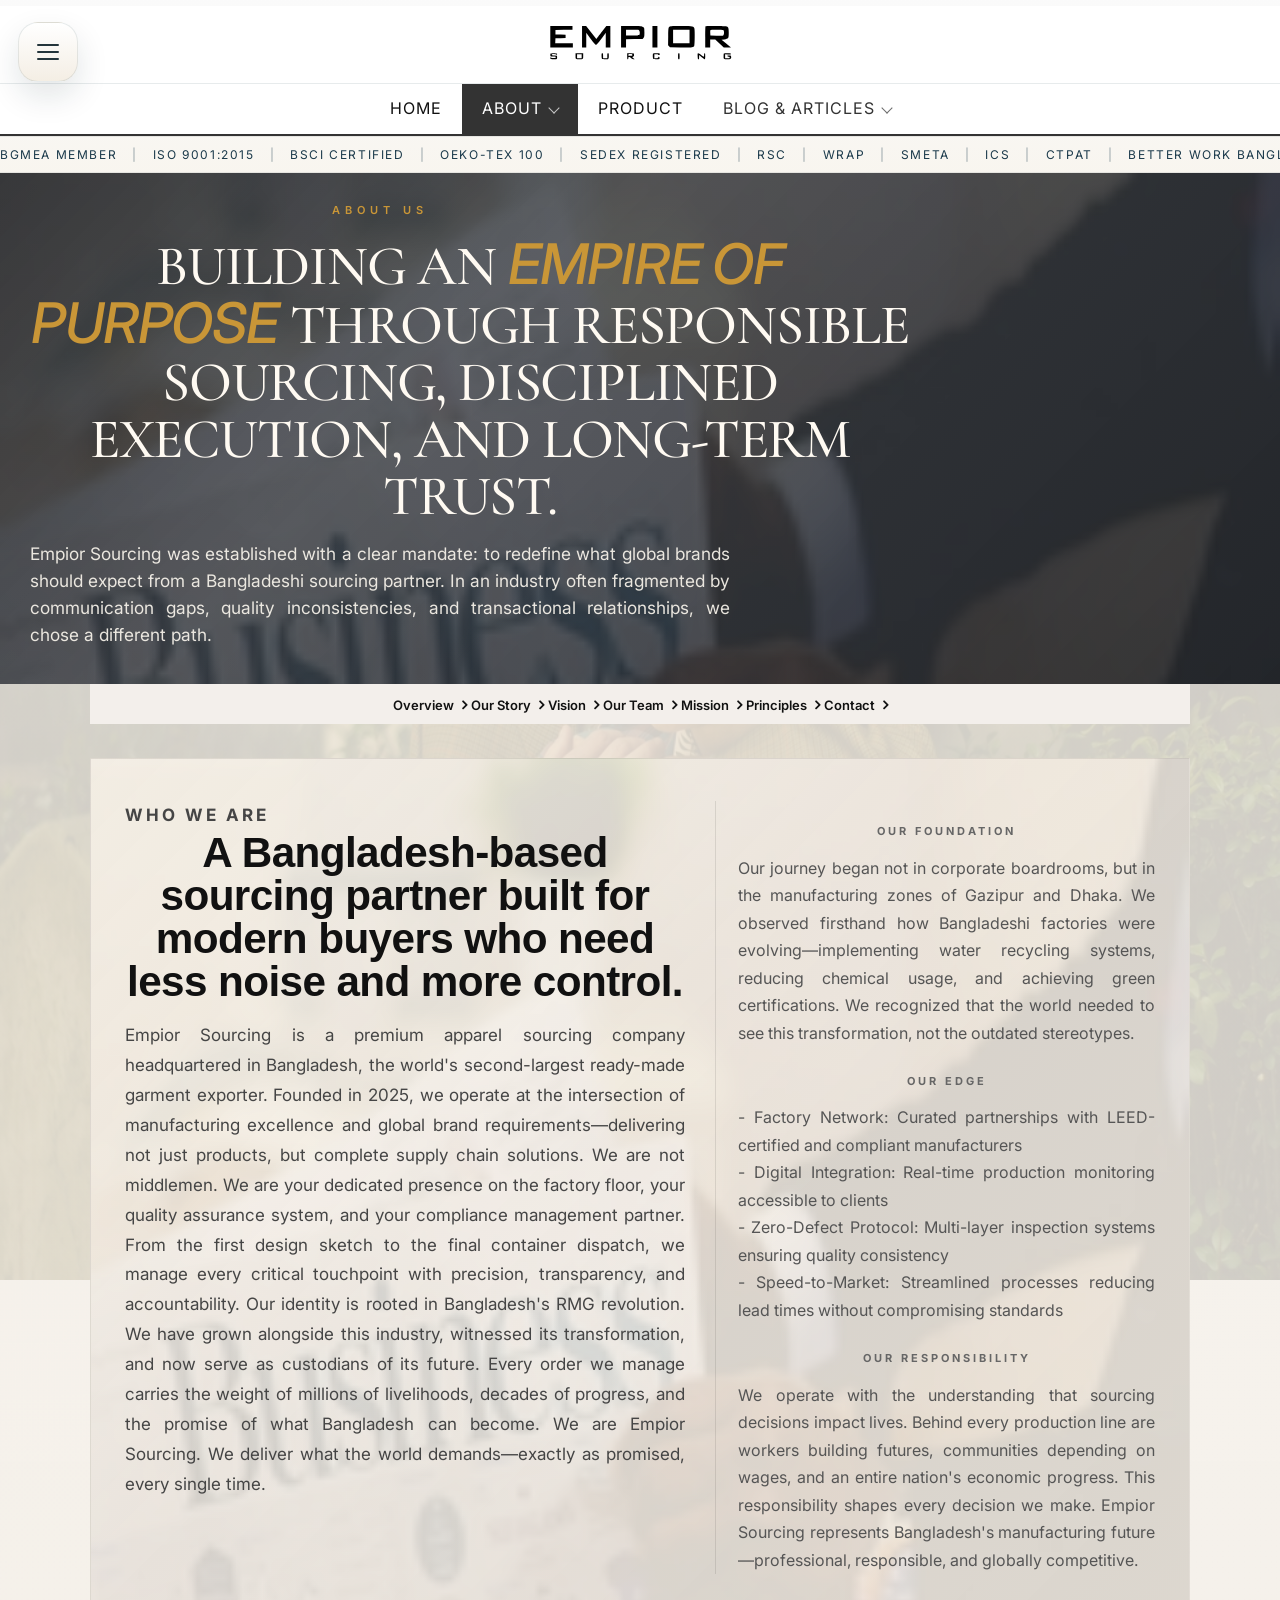
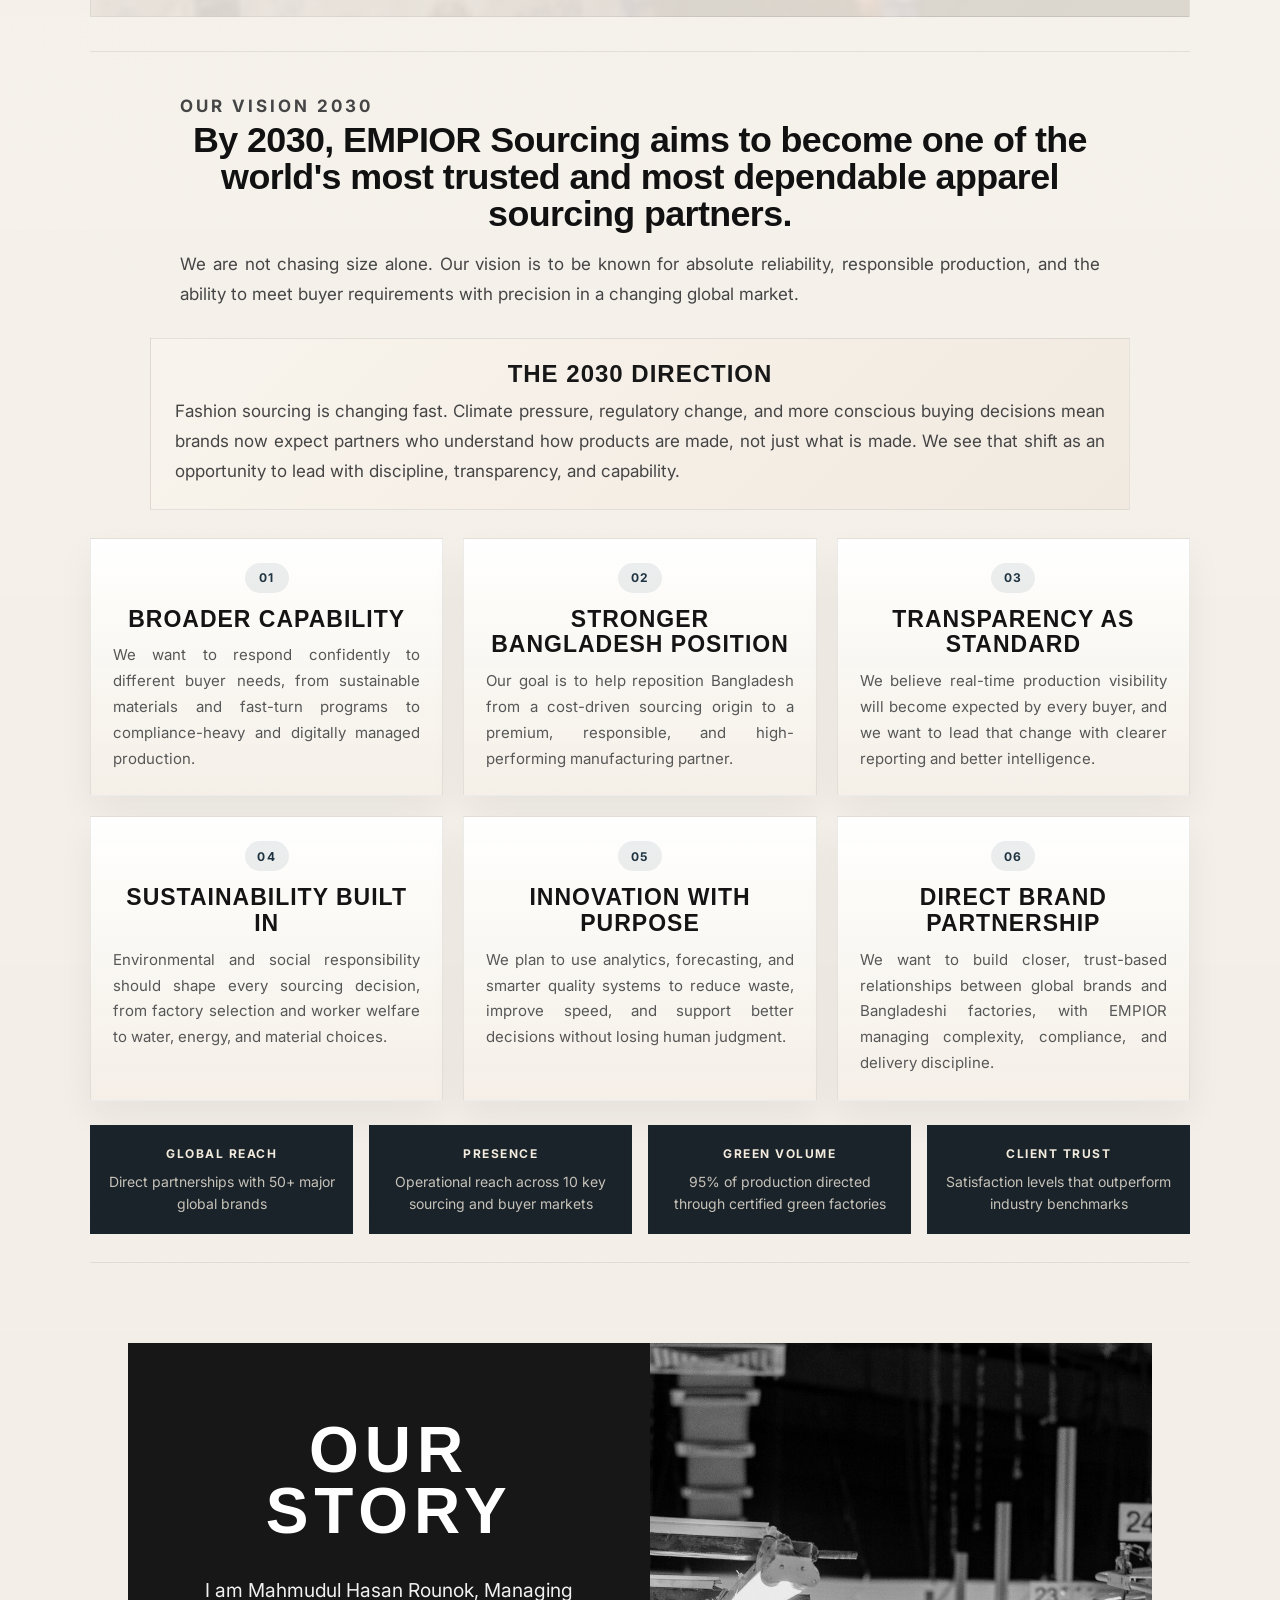
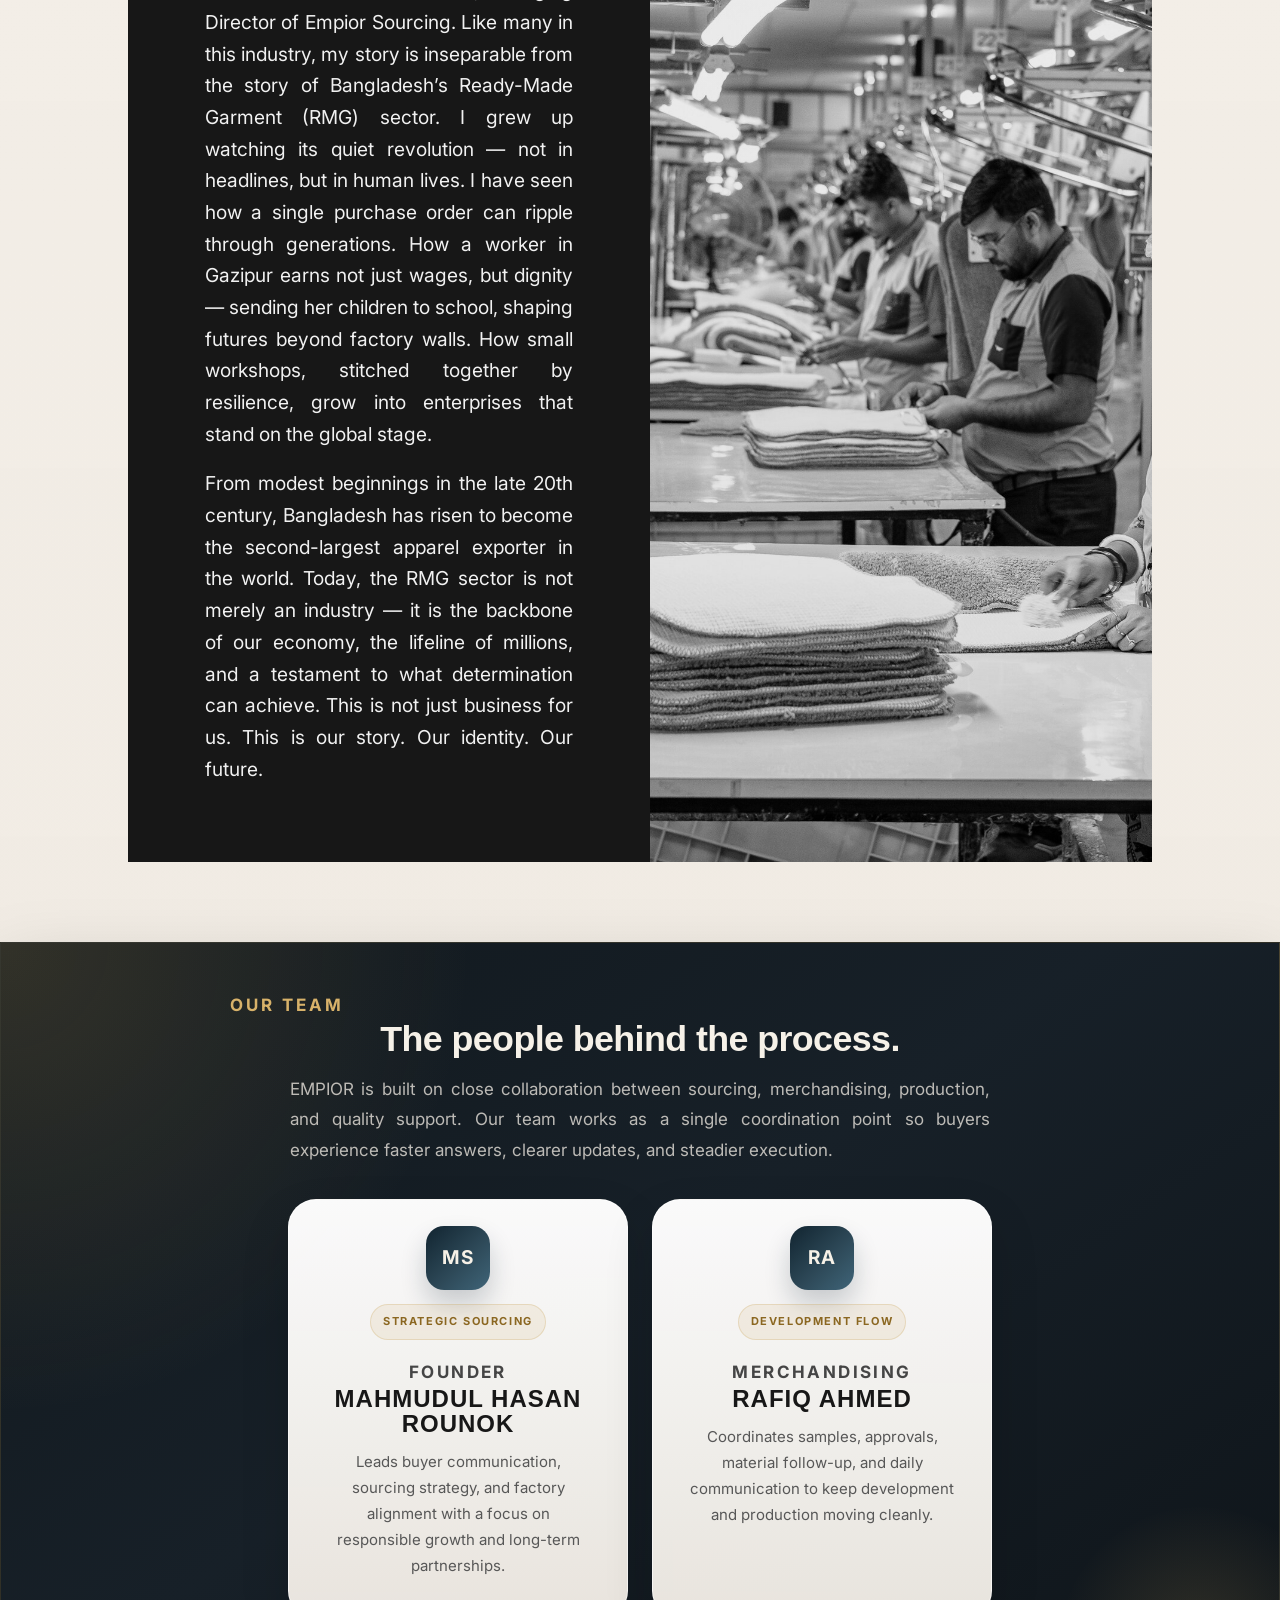
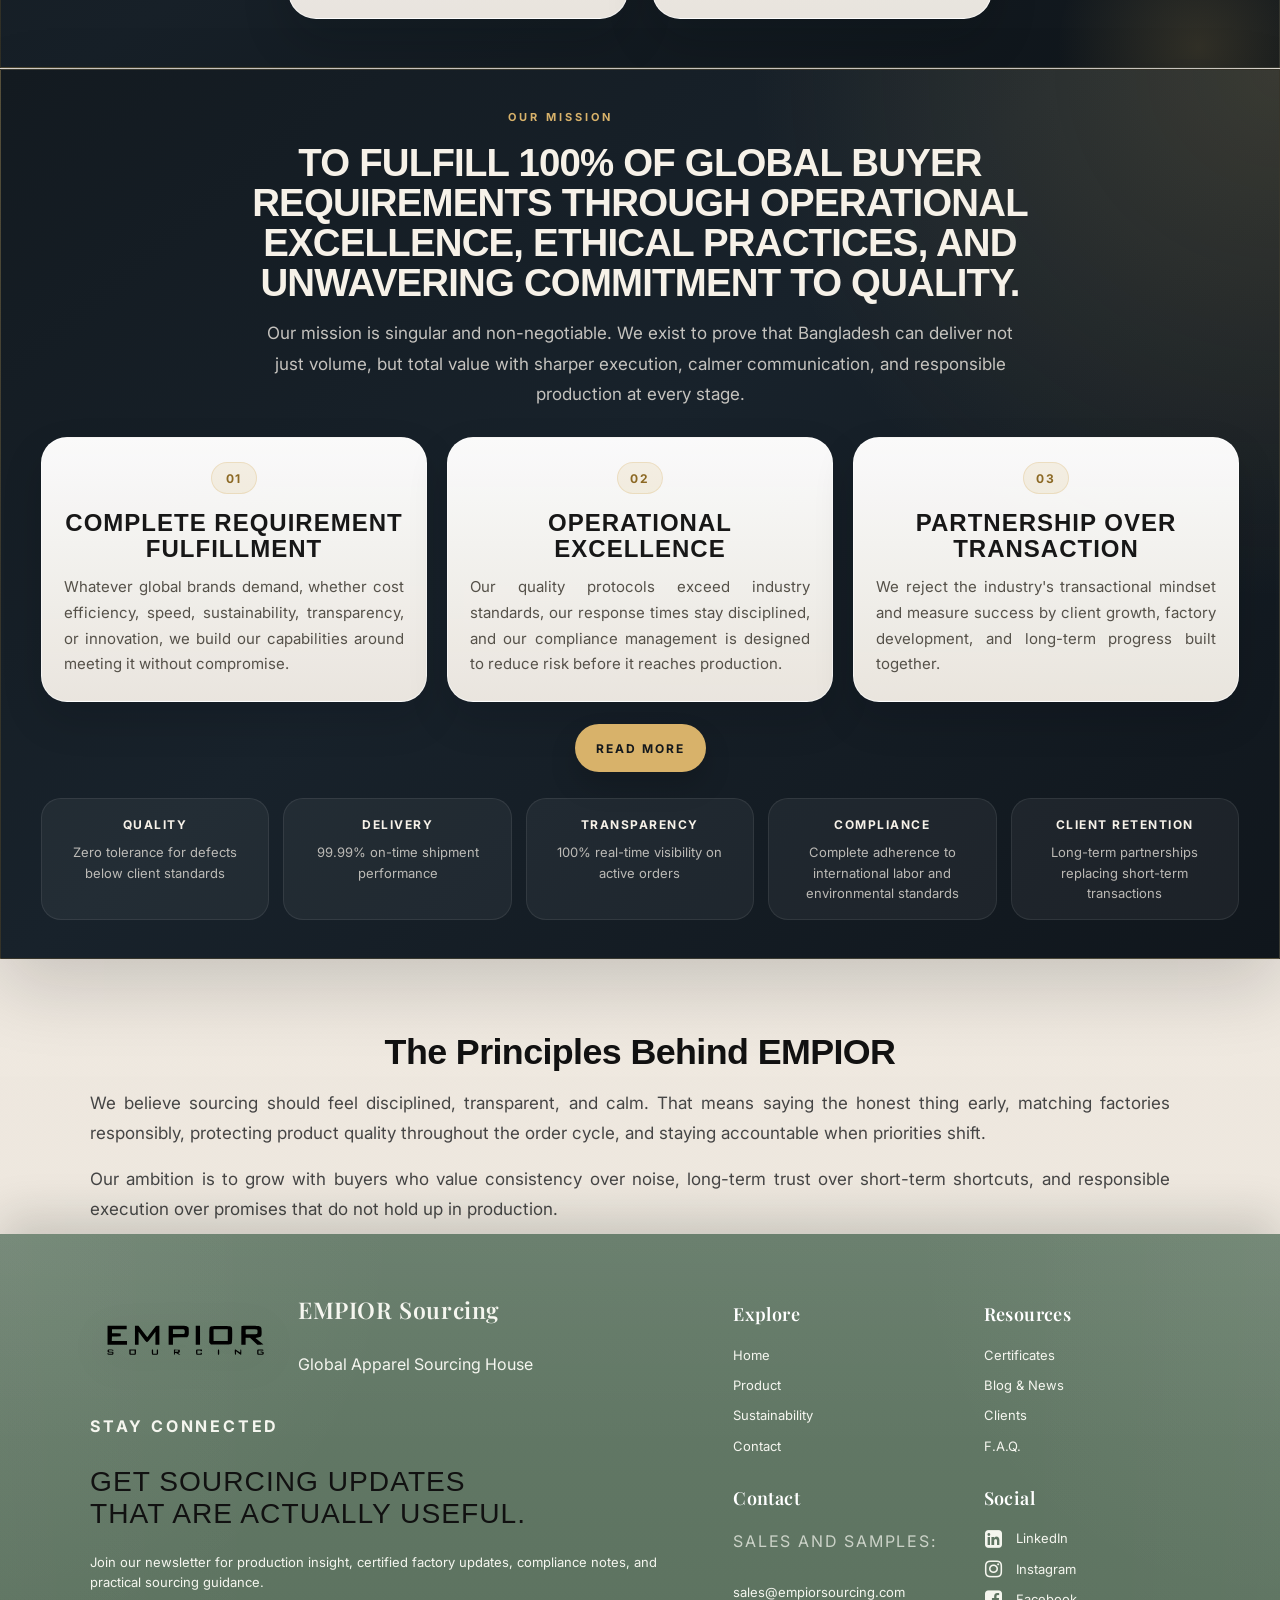
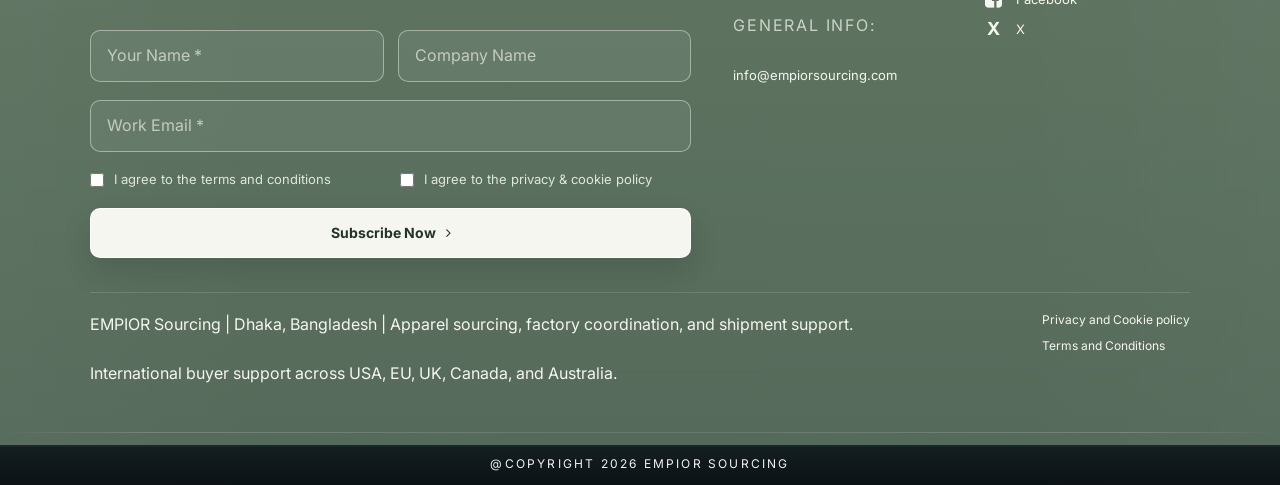
<file: about.html>
<!doctype html>
<html lang="en">

<head>
  <meta charset="utf-8" />
  <meta name="viewport" content="width=device-width, initial-scale=1" />
  <title>EMPIOR Sourcing - About Us</title>
  <meta name="description"
    content="Learn about EMPIOR Sourcing, a Bangladesh-based apparel sourcing company built on responsible production, transparent execution, and long-term buyer partnerships." />
  <link rel="stylesheet" href="style.css" />
  <link rel="preconnect" href="https://fonts.googleapis.com" />
  <link
    href="https://fonts.googleapis.com/css2?family=Baloo+Da+2:wght@400;500;600&family=Cormorant+Garamond:wght@400;500;600&family=Inter:wght@400;500;600;700;800&family=Playfair+Display:wght@500;600;700&display=swap"
    rel="stylesheet" />
  <link rel="stylesheet" href="https://cdnjs.cloudflare.com/ajax/libs/font-awesome/4.7.0/css/font-awesome.min.css" />
</head>

<body class="site-page">

  <header class="main-header">
    <div class="top-header">
      <div class="menu-icon left-menu">
        <button class="menu-trigger" type="button" aria-label="Open site menu" aria-expanded="false"
          aria-controls="leftMenuDropdown">
          <span></span>
          <span></span>
          <span></span>
        </button>
        <div class="left-menu-dropdown" id="leftMenuDropdown" role="menu" aria-hidden="true">
          <div class="side-menu-shell">
            <div class="side-menu-header">
              <div class="side-menu-brand">
                <img src="images/Empior-Logo-3.svg" alt="EMPIOR Sourcing logo" class="side-menu-logo" />

              </div>
              <button class="side-menu-close" type="button" aria-label="Close site menu">
                &times;
              </button>
            </div>
            <div class="side-menu-body">
              <div class="side-menu-section">
                <p class="side-menu-section-label">Core</p>
                <div class="side-menu-items">
                  <a href="index.html" role="menuitem">Home</a>
                  <a href="about.html" role="menuitem" class="active">About</a>
                  <a href="services.html" role="menuitem">Services</a>
                  <a href="products.html" role="menuitem">Product</a>
                </div>
              </div>
              <div class="side-menu-section">
                <p class="side-menu-section-label">Operations</p>
                <div class="side-menu-items">
                  <a href="factories.html" role="menuitem">Factories</a>
                  <a href="process.html" role="menuitem">Process</a>
                  <a href="quality.html" role="menuitem">Quality</a>
                  <a href="sustainability.html" role="menuitem">Sustainability</a>
                </div>
              </div>
              <div class="side-menu-section">
                <p class="side-menu-section-label">Insights</p>
                <div class="side-menu-items">
                  <a href="certificates.html" role="menuitem">Certificates</a>
                  <a href="clients.html" role="menuitem">Clients</a>
                  <a href="resources.html" role="menuitem">Blog &amp; Articles</a>
                  <a href="contact.html" role="menuitem">Contact</a>
                </div>
              </div>

            </div>
          </div>
        </div>
      </div>

      <div class="logo">
        <img src="images/Empior-Logo-3.svg" alt="EMPIOR Sourcing logo" class="logo-image" />
      </div>
    </div>

    <nav class="main-nav" aria-label="Primary navigation">
      <a href="index.html">Home</a>
      <div class="main-nav-item has-submenu">
        <button class="main-nav-link active" type="button" aria-expanded="false"
          aria-controls="aboutNavSubmenu">About</button>
        <div class="main-nav-submenu" id="aboutNavSubmenu">
          <a href="about.html">About Overview</a>
          <a href="about.html#overview">Overview</a>
          <a href="about.html#story">Our Story</a>
          <a href="about.html#vision">Vision</a>
          <a href="about.html#team">Our Team</a>
          <a href="about.html#mission">Mission</a>
          <a href="about.html#principles">Principles</a>
          <a href="contact.html">Contact</a>
        </div>
      </div>
      <a href="products.html">Product</a>
      <div class="main-nav-item has-submenu">
        <button class="main-nav-link" type="button" aria-expanded="false" aria-controls="resourcesNavSubmenu">Blog &amp;
          Articles</button>
        <div class="main-nav-submenu main-nav-submenu-journal" id="resourcesNavSubmenu">
          <a href="resources.html">Overview</a>
          <a href="resources.html#featured-articles">Featured Articles</a>
          <a href="resources.html#latest-reads">Latest Reads</a>
          <a href="contact.html">Suggest A Topic</a>
        </div>
      </div>
    </nav>

    <div class="cert-strip">
      <div class="cert-strip-track">
        <div class="cert-strip-group">
          <span>BGMEA MEMBER</span>
          <span class="cert-strip-sep">|</span>
          <span>ISO 9001:2015</span>
          <span class="cert-strip-sep">|</span>
          <span>BSCI CERTIFIED</span>
          <span class="cert-strip-sep">|</span>
          <span>OEKO-TEX 100</span>
          <span class="cert-strip-sep">|</span>
          <span>SEDEX REGISTERED</span>
          <span class="cert-strip-sep">|</span>
          <span>RSC</span>
          <span class="cert-strip-sep">|</span>
          <span>WRAP</span>
          <span class="cert-strip-sep">|</span>
          <span>SMETA</span>
          <span class="cert-strip-sep">|</span>
          <span>ICS</span>
          <span class="cert-strip-sep">|</span>
          <span>CTPAT</span>
          <span class="cert-strip-sep">|</span>
          <span>BETTER WORK BANGLADESH</span>
          <span class="cert-strip-sep">|</span>
          <span>GSV</span>
          <span class="cert-strip-sep">|</span>
          <span>GMP QUALITY</span>
          <span class="cert-strip-sep">|</span>
          <span>ISO 14001:2015</span>
          <span class="cert-strip-sep">|</span>
          <span>GOTS CERTIFIED</span>
          <span class="cert-strip-sep">|</span>
          <span>OCS 100</span>
          <span class="cert-strip-sep">|</span>
          <span>GRS (GLOBAL RECYCLED STANDARD)</span>
          <span class="cert-strip-sep">|</span>
          <span>RCS (RECYCLED CLAIM STANDARD)</span>
          <span class="cert-strip-sep">|</span>
          <span>HIGG FEM 3.0</span>
          <span class="cert-strip-sep">|</span>
          <span>BCI (BETTER COTTON INITIATIVE)</span>
          <span class="cert-strip-sep">|</span>
        </div>
        <div class="cert-strip-group" aria-hidden="true">
          <span>BGMEA MEMBER</span>
          <span class="cert-strip-sep">|</span>
          <span>ISO 9001:2015</span>
          <span class="cert-strip-sep">|</span>
          <span>BSCI CERTIFIED</span>
          <span class="cert-strip-sep">|</span>
          <span>OEKO-TEX 100</span>
          <span class="cert-strip-sep">|</span>
          <span>SEDEX REGISTERED</span>
          <span class="cert-strip-sep">|</span>
          <span>RSC</span>
          <span class="cert-strip-sep">|</span>
          <span>WRAP</span>
          <span class="cert-strip-sep">|</span>
          <span>SMETA</span>
          <span class="cert-strip-sep">|</span>
          <span>ICS</span>
          <span class="cert-strip-sep">|</span>
          <span>CTPAT</span>
          <span class="cert-strip-sep">|</span>
          <span>BETTER WORK BANGLADESH</span>
          <span class="cert-strip-sep">|</span>
          <span>GSV</span>
          <span class="cert-strip-sep">|</span>
          <span>GMP QUALITY</span>
          <span class="cert-strip-sep">|</span>
          <span>ISO 14001:2015</span>
          <span class="cert-strip-sep">|</span>
          <span>GOTS CERTIFIED</span>
          <span class="cert-strip-sep">|</span>
          <span>OCS 100</span>
          <span class="cert-strip-sep">|</span>
          <span>GRS (GLOBAL RECYCLED STANDARD)</span>
          <span class="cert-strip-sep">|</span>
          <span>RCS (RECYCLED CLAIM STANDARD)</span>
          <span class="cert-strip-sep">|</span>
          <span>HIGG FEM 3.0</span>
          <span class="cert-strip-sep">|</span>
          <span>BCI (BETTER COTTON INITIATIVE)</span>
          <span class="cert-strip-sep">|</span>
        </div>
      </div>
    </div>
  </header>

  <div class="menu-overlay" aria-hidden="true"></div>

  <main class="about-page about-corporate">
    <section class="about-corporate-hero">
      <p class="section-kicker about-page-label">About Us</p>
      <h1>Building an <span>empire of purpose</span> through responsible sourcing, disciplined execution, and long-term
        trust.</h1>
      <div class="about-corporate-intro">
        <p>
          Empior Sourcing was established with a clear mandate: to redefine what global brands should expect from a
          Bangladeshi sourcing partner. In an industry often fragmented by communication gaps, quality inconsistencies,
          and transactional relationships, we chose a different path.</p>
      </div>
    </section>

    <section class="about-section-nav" aria-label="About page sections">
      <a href="#overview" class="editorial-link">Overview</a>
      <a href="#story" class="editorial-link">Our Story</a>
      <a href="#vision" class="editorial-link">Vision</a>
      <a href="#team" class="editorial-link">Our Team</a>
      <a href="#mission" class="editorial-link">Mission</a>
      <a href="#principles" class="editorial-link">Principles</a>
      <a href="contact.html" class="editorial-link">Contact</a>
    </section>

    <section class="container about-industrial-section scroll-reveal" id="overview">
      <div class="about-overview-section">
        <div class="about-overview-copy">
          <p class="about-overview-kicker">Who We Are</p>
          <h2>A Bangladesh-based sourcing partner built for modern buyers who need less noise and more control.</h2>
          <p class="about-overview-lead">
            Empior Sourcing is a premium apparel sourcing company headquartered in Bangladesh, the world's
            second-largest ready-made garment exporter. Founded in 2025, we operate at the intersection of manufacturing
            excellence and global brand requirements—delivering not just products, but complete supply chain solutions.
            We are not middlemen. We are your dedicated presence on the factory floor, your quality assurance system,
            and your compliance management partner. From the first design sketch to the final container dispatch, we
            manage every critical touchpoint with precision, transparency, and accountability.
            Our identity is rooted in Bangladesh's RMG revolution. We have grown alongside this industry, witnessed its
            transformation, and now serve as custodians of its future. Every order we manage carries the weight of
            millions of livelihoods, decades of progress, and the promise of what Bangladesh can become.
            We are Empior Sourcing. We deliver what the world demands—exactly as promised, every single time.
          </p>
        </div>
        <div class="about-overview-note">
          <span>Our Foundation</span>
          <p>
            Our journey began not in corporate boardrooms, but in the manufacturing zones of Gazipur and Dhaka. We
            observed firsthand how Bangladeshi factories were evolving—implementing water recycling systems, reducing
            chemical usage, and achieving green certifications. We recognized that the world needed to see this
            transformation, not the outdated stereotypes.
          </p>
          <br>
          <span>Our Edge</span>
          <p>
            - Factory Network: Curated partnerships with LEED-certified and compliant manufacturers
            <br> - Digital Integration: Real-time production monitoring accessible to clients
            <br>- Zero-Defect Protocol: Multi-layer inspection systems ensuring quality consistency
            <br>- Speed-to-Market: Streamlined processes reducing lead times without compromising standards
          </p>
          <br>
          <span>Our Responsibility</span>
          <p>
            We operate with the understanding that sourcing decisions impact lives. Behind every production line are
            workers building futures, communities depending on wages, and an entire nation's economic progress. This
            responsibility shapes every decision we make.
            Empior Sourcing represents Bangladesh's manufacturing future—professional, responsible, and globally
            competitive.</p>
        </div>
      </div>
    </section>

    <section class="container about-industrial-section about-vision-section scroll-reveal" id="vision">
      <div class="about-vision-head">
        <p class="about-overview-kicker">Our Vision 2030</p>
        <h2>By 2030, EMPIOR Sourcing aims to become one of the world's most trusted and most dependable apparel sourcing
          partners.</h2>
        <p class="about-vision-lead">
          We are not chasing size alone. Our vision is to be known for absolute reliability, responsible production, and
          the ability to meet buyer requirements with precision in a changing global market.
        </p>
      </div>

      <div class="about-vision-intro">
        <h3>The 2030 Direction</h3>
        <p>
          Fashion sourcing is changing fast. Climate pressure, regulatory change, and more conscious buying decisions
          mean brands now expect partners who understand how products are made, not just what is made. We see that shift
          as an opportunity to lead with discipline, transparency, and capability.
        </p>
      </div>

      <div class="about-vision-grid">
        <article class="about-vision-card">
          <span class="about-vision-number">01</span>
          <h3>Broader Capability</h3>
          <p>We want to respond confidently to different buyer needs, from sustainable materials and fast-turn programs
            to compliance-heavy and digitally managed production.</p>
        </article>

        <article class="about-vision-card">
          <span class="about-vision-number">02</span>
          <h3>Stronger Bangladesh Position</h3>
          <p>Our goal is to help reposition Bangladesh from a cost-driven sourcing origin to a premium, responsible, and
            high-performing manufacturing partner.</p>
        </article>

        <article class="about-vision-card">
          <span class="about-vision-number">03</span>
          <h3>Transparency As Standard</h3>
          <p>We believe real-time production visibility will become expected by every buyer, and we want to lead that
            change with clearer reporting and better intelligence.</p>
        </article>

        <article class="about-vision-card">
          <span class="about-vision-number">04</span>
          <h3>Sustainability Built In</h3>
          <p>Environmental and social responsibility should shape every sourcing decision, from factory selection and
            worker welfare to water, energy, and material choices.</p>
        </article>

        <article class="about-vision-card">
          <span class="about-vision-number">05</span>
          <h3>Innovation With Purpose</h3>
          <p>We plan to use analytics, forecasting, and smarter quality systems to reduce waste, improve speed, and
            support better decisions without losing human judgment.</p>
        </article>

        <article class="about-vision-card">
          <span class="about-vision-number">06</span>
          <h3>Direct Brand Partnership</h3>
          <p>We want to build closer, trust-based relationships between global brands and Bangladeshi factories, with
            EMPIOR managing complexity, compliance, and delivery discipline.</p>
        </article>
      </div>

      <div class="about-vision-metrics">
        <div>
          <strong>Global Reach</strong>
          <span>Direct partnerships with 50+ major global brands</span>
        </div>
        <div>
          <strong>Presence</strong>
          <span>Operational reach across 10 key sourcing and buyer markets</span>
        </div>
        <div>
          <strong>Green Volume</strong>
          <span>95% of production directed through certified green factories</span>
        </div>
        <div>
          <strong>Client Trust</strong>
          <span>Satisfaction levels that outperform industry benchmarks</span>
        </div>
      </div>
    </section>

    <section class="about-story-feature scroll-reveal" id="story">
      <div class="about-story-feature-copy">
        <h2>OUR STORY</h2>
        <p>
          I am Mahmudul Hasan Rounok, Managing Director of Empior Sourcing. Like many in this industry, my story is
          inseparable from the story of Bangladesh’s Ready-Made Garment (RMG) sector. I grew up watching its quiet
          revolution — not in headlines, but in human lives. I have seen how a single purchase order can ripple through
          generations. How a worker in Gazipur earns not just wages, but dignity — sending her children to school,
          shaping futures beyond factory walls. How small workshops, stitched together by resilience, grow into
          enterprises that stand on the global stage.
        </p>
        <p>
          From modest beginnings in the late 20th century, Bangladesh has risen to become the second-largest apparel
          exporter in the world. Today, the RMG sector is not merely an industry — it is the backbone of our economy,
          the lifeline of millions, and a testament to what determination can achieve. This is not just business for us.
          This is our story. Our identity. Our future.
        </p>
      </div>
      <div class="about-story-feature-media">
        <img src="images/equalstock-Mv4gduCPx5Q-unsplash.jpg"
          alt="Apparel production floor in a modern garment factory" />
      </div>
    </section>

    <section class="container about-industrial-section about-team-section scroll-reveal" id="team">
      <div class="about-team-head">
        <p class="about-overview-kicker">Our Team</p>
        <h2>The people behind the process.</h2>
        <p>
          EMPIOR is built on close collaboration between sourcing, merchandising, production, and quality support.
          Our team works as a single coordination point so buyers experience faster answers, clearer updates, and
          steadier execution.
        </p>
      </div>

      <div class="about-team-grid">
        <article class="about-team-card">
          <div class="about-team-card-top">
            <div class="about-team-avatar" aria-hidden="true">MS</div>
            <span class="about-team-badge">Strategic Sourcing</span>
          </div>
          <p class="about-team-role">Founder</p>
          <h3>Mahmudul Hasan Rounok</h3>
          <p>
            Leads buyer communication, sourcing strategy, and factory alignment with a focus on responsible growth and
            long-term partnerships.
          </p>
        </article>

        <article class="about-team-card">
          <div class="about-team-card-top">
            <div class="about-team-avatar" aria-hidden="true">RA</div>
            <span class="about-team-badge">Development Flow</span>
          </div>
          <p class="about-team-role">Merchandising</p>
          <h3>Rafiq Ahmed</h3>
          <p>
            Coordinates samples, approvals, material follow-up, and daily communication to keep development and
            production moving cleanly.
          </p>
        </article>
      </div>
    </section>

    <section class="container about-mission-section scroll-reveal" id="mission">
      <div class="about-mission-shell">
        <div class="about-mission-intro">
          <p class="about-overview-kicker">Our Mission</p>
          <h2>To fulfill 100% of global buyer requirements through operational excellence, ethical practices, and
            unwavering commitment to quality.</h2>
          <p class="about-mission-lead">
            Our mission is singular and non-negotiable. We exist to prove that Bangladesh can deliver not just volume,
            but total value with sharper execution, calmer communication, and responsible production at every stage.
          </p>
        </div>

        <div class="about-mission-grid">
          <article class="about-mission-card">
            <span class="about-mission-number">01</span>
            <h3>Complete Requirement Fulfillment</h3>
            <p>Whatever global brands demand, whether cost efficiency, speed, sustainability, transparency, or
              innovation, we build our capabilities around meeting it without compromise.</p>
          </article>

          <article class="about-mission-card">
            <span class="about-mission-number">02</span>
            <h3>Operational Excellence</h3>
            <p>Our quality protocols exceed industry standards, our response times stay disciplined, and our compliance
              management is designed to reduce risk before it reaches production.</p>
          </article>

          <article class="about-mission-card">
            <span class="about-mission-number">03</span>
            <h3>Partnership Over Transaction</h3>
            <p>We reject the industry's transactional mindset and measure success by client growth, factory development,
              and long-term progress built together.</p>
          </article>
        </div>

        <details class="about-mission-more">
          <summary>Read More</summary>
          <div class="about-mission-more-grid">
            <article class="about-mission-card">
              <span class="about-mission-number">04</span>
              <h3>Bangladesh's Global Representation</h3>
              <p>In every interaction, we carry Bangladesh's reputation and showcase its manufacturing evolution,
                skilled workforce, and commitment to responsible production.</p>
            </article>

            <article class="about-mission-card">
              <span class="about-mission-number">05</span>
              <h3>Innovation Integration</h3>
              <p>We continuously invest in digital tools, market intelligence, and process optimization so transparency
                improves, decisions accelerate, and inefficiencies are removed.</p>
            </article>

            <article class="about-mission-card">
              <span class="about-mission-number">06</span>
              <h3>People-First Operations</h3>
              <p>Behind every order are workers, artisans, managers, and families. Responsible business must protect
                dignity, fair wages, safe conditions, and opportunities to grow.</p>
            </article>
          </div>

          <p class="about-mission-close">
            We exist to prove that Bangladesh can deliver not just volume, but total value.
          </p>
        </details>

        <div class="about-mission-metrics" aria-label="Mission metrics">
          <div>
            <strong>Quality</strong>
            <span>Zero tolerance for defects below client standards</span>
          </div>
          <div>
            <strong>Delivery</strong>
            <span>99.99% on-time shipment performance</span>
          </div>
          <div>
            <strong>Transparency</strong>
            <span>100% real-time visibility on active orders</span>
          </div>
          <div>
            <strong>Compliance</strong>
            <span>Complete adherence to international labor and environmental standards</span>
          </div>
          <div>
            <strong>Client Retention</strong>
            <span>Long-term partnerships replacing short-term transactions</span>
          </div>
        </div>
      </div>
    </section>

    <section class="container about-industrial-section scroll-reveal" id="principles">
      <h2>The Principles Behind EMPIOR</h2>
      <p>
        We believe sourcing should feel disciplined, transparent, and calm. That means saying the honest thing early,
        matching factories responsibly,
        protecting product quality throughout the order cycle, and staying accountable when priorities shift.
      </p>
      <p>
        Our ambition is to grow with buyers who value consistency over noise, long-term trust over short-term shortcuts,
        and responsible execution over promises that do not hold up in production.
      </p>
    </section>
  </main>

  <footer class="footer">
    <div class="container footer-shell">
      <div class="footer-newsletter">
        <div class="footer-newsletter-intro">
          <div class="footer-brand-lockup">
            <img src="images/Empior-Logo-3.svg" alt="EMPIOR Sourcing logo" class="footer-brand-image" />
            <div class="footer-brand-copy">
              <p class="footer-brand-caption">EMPIOR Sourcing</p>
              <p class="footer-brand-note">Global Apparel Sourcing House</p>
            </div>
          </div>

          <div class="footer-newsletter-head">
            <p class="footer-newsletter-kicker">Stay Connected</p>
            <h2 class="footer-newsletter-title">Get sourcing updates that are actually useful.</h2>
            <p class="footer-newsletter-copy">
              Join our newsletter for production insight, certified factory updates, compliance notes, and practical
              sourcing guidance.
            </p>
          </div>
        </div>

        <form class="footer-newsletter-form">
          <div class="footer-newsletter-grid">
            <input type="text" name="name" placeholder="Your Name *" aria-label="Your Name" />
            <input type="text" name="company" placeholder="Company Name" aria-label="Company Name" />
          </div>
          <input type="email" name="email" placeholder="Work Email *" aria-label="Work Email" />
          <div class="footer-consent-row">
            <label class="footer-check">
              <input type="checkbox" name="terms" />
              <span>I agree to the <a href="terms.html">terms and conditions</a></span>
            </label>
            <label class="footer-check">
              <input type="checkbox" name="privacy" />
              <span>I agree to the <a href="privacy.html">privacy &amp; cookie policy</a></span>
            </label>
          </div>
          <button type="submit" class="footer-join-btn">Subscribe Now <i class="fa fa-angle-right"
              aria-hidden="true"></i></button>
        </form>
      </div>

      <div class="footer-links-panel">
        <div class="footer-link-columns">
          <div class="footer-link-group">
            <h4 class="footer-title">Explore</h4>
            <a class="footer-link" href="index.html">Home</a>
            <a class="footer-link" href="products.html">Product</a>
            <a class="footer-link" href="sustainability.html">Sustainability</a>
            <a class="footer-link" href="contact.html">Contact</a>
          </div>

          <div class="footer-link-group">
            <h4 class="footer-title">Resources</h4>
            <a class="footer-link" href="certificates.html">Certificates</a>
            <a class="footer-link" href="resources.html">Blog &amp; News</a>
            <a class="footer-link" href="clients.html">Clients</a>
            <a class="footer-link" href="contact.html">F.A.Q.</a>
          </div>

          <div class="footer-link-group">
            <h4 class="footer-title">Contact</h4>
            <p class="footer-contact-line">Sales and samples:</p>
            <a class="footer-link" href="mailto:sales@empiorsourcing.com">sales@empiorsourcing.com</a>
            <p class="footer-contact-line">General Info:</p>
            <a class="footer-link" href="mailto:info@empiorsourcing.com">info@empiorsourcing.com</a>
          </div>

          <div class="footer-link-group">
            <h4 class="footer-title">Social</h4>
            <a class="footer-social-row" href="https://linkedin.com" aria-label="LinkedIn"><i
                class="fa fa-linkedin-square" aria-hidden="true"></i><span>LinkedIn</span></a>
            <a class="footer-social-row" href="https://instagram.com" aria-label="Instagram"><i class="fa fa-instagram"
                aria-hidden="true"></i><span>Instagram</span></a>
            <a class="footer-social-row" href="https://facebook.com" aria-label="Facebook"><i
                class="fa fa-facebook-square" aria-hidden="true"></i><span>Facebook</span></a>
            <a class="footer-social-row" href="https://x.com" aria-label="X"><span
                class="footer-social-x">X</span><span>X</span></a>
          </div>
        </div>
      </div>
    </div>

    <div class="container footer-legal-row">
      <div class="footer-legal-copy">
        <p>EMPIOR Sourcing | Dhaka, Bangladesh | Apparel sourcing, factory coordination, and shipment support.</p>
        <p>International buyer support across USA, EU, UK, Canada, and Australia.</p>
      </div>
      <div class="footer-legal-links">
        <a href="privacy.html">Privacy and Cookie policy</a>
        <a href="terms.html">Terms and Conditions</a>
      </div>
    </div>

    <div class="footer-bottom-bar">
      <div class="container footer-bottom-inner">
        <span class="footer-bottom-copy">@Copyright 2026 EMPIOR Sourcing</span>
      </div>
    </div>
  </footer>

  <script>
    function initMenu() {
      const menuTrigger = document.querySelector(".menu-trigger");
      const menuDropdown = document.querySelector(".left-menu-dropdown");
      const menuOverlay = document.querySelector(".menu-overlay");
      const menuClose = document.querySelector(".side-menu-close");
      const menuBody = menuDropdown?.querySelector(".side-menu-body");
      if (!menuTrigger || !menuDropdown) return;

      if (menuDropdown.parentElement !== document.body) {
        document.body.appendChild(menuDropdown);
      }

      const scrollRegion = menuBody || menuDropdown;

      const openMenu = () => {
        menuDropdown.classList.add("open");
        scrollRegion.scrollTop = 0;
        document.body.classList.add("menu-open");
        menuTrigger.setAttribute("aria-expanded", "true");
        menuDropdown.setAttribute("aria-hidden", "false");
        if (menuOverlay) {
          menuOverlay.classList.add("show");
          menuOverlay.setAttribute("aria-hidden", "false");
        }
      };

      const closeMenu = () => {
        menuDropdown.classList.remove("open");
        document.body.classList.remove("menu-open");
        menuTrigger.setAttribute("aria-expanded", "false");
        menuDropdown.setAttribute("aria-hidden", "true");
        if (menuOverlay) {
          menuOverlay.classList.remove("show");
          menuOverlay.setAttribute("aria-hidden", "true");
        }
      };

      menuTrigger.addEventListener("click", (event) => {
        event.stopPropagation();
        if (menuDropdown.classList.contains("open")) {
          closeMenu();
        } else {
          openMenu();
        }
      });

      if (menuClose) {
        menuClose.addEventListener("click", (event) => {
          event.preventDefault();
          event.stopPropagation();
          closeMenu();
        });
      }

      if (menuOverlay) {
        menuOverlay.addEventListener("click", closeMenu);
      }

      menuDropdown.addEventListener("click", (event) => {
        event.stopPropagation();
      });

      document.addEventListener("click", (event) => {
        if (!menuDropdown.contains(event.target) && !menuTrigger.contains(event.target)) {
          closeMenu();
        }
      });

      document.addEventListener("keydown", (event) => {
        if (event.key === "Escape") closeMenu();
      });

      menuDropdown.querySelectorAll('a[role="menuitem"]').forEach((link) => {
        link.addEventListener("click", closeMenu);
      });

      closeMenu();
    }

    function initNavSubmenus() {
      const navItems = document.querySelectorAll(".main-nav-item.has-submenu");
      if (!navItems.length) return;

      const closeAllSubmenus = (exceptItem = null) => {
        navItems.forEach((item) => {
          const button = item.querySelector(".main-nav-link");
          const isOpen = item === exceptItem;
          item.classList.toggle("is-open", isOpen);
          if (button) {
            button.setAttribute("aria-expanded", String(isOpen));
          }
        });
      };

      navItems.forEach((item) => {
        const button = item.querySelector(".main-nav-link");
        if (!button) return;

        button.addEventListener("click", (event) => {
          event.preventDefault();
          event.stopPropagation();
          const willOpen = !item.classList.contains("is-open");
          closeAllSubmenus(willOpen ? item : null);
        });
      });

      document.addEventListener("click", (event) => {
        if (!event.target.closest(".main-nav-item.has-submenu")) {
          closeAllSubmenus();
        }
      });

      document.addEventListener("keydown", (event) => {
        if (event.key === "Escape") {
          closeAllSubmenus();
        }
      });
    }
    function initScrollReveal() {
      const revealItems = document.querySelectorAll("main > section");
      if (!revealItems.length) return;

      revealItems.forEach((item, index) => {
        item.classList.add("scroll-reveal");
        item.style.transitionDelay = `${Math.min(index * 50, 220)}ms`;
      });

      if (!("IntersectionObserver" in window)) {
        revealItems.forEach((item) => item.classList.add("is-visible"));
        return;
      }

      const observer = new IntersectionObserver(
        (entries) => {
          entries.forEach((entry) => {
            if (entry.isIntersecting) {
              entry.target.classList.add("is-visible");
              observer.unobserve(entry.target);
            }
          });
        },
        { threshold: 0.12, rootMargin: "0px 0px -8% 0px" }
      );

      revealItems.forEach((item) => observer.observe(item));
    }

    initMenu();
    initNavSubmenus();
    initScrollReveal();
  </script>
</body>

</html>
</file>
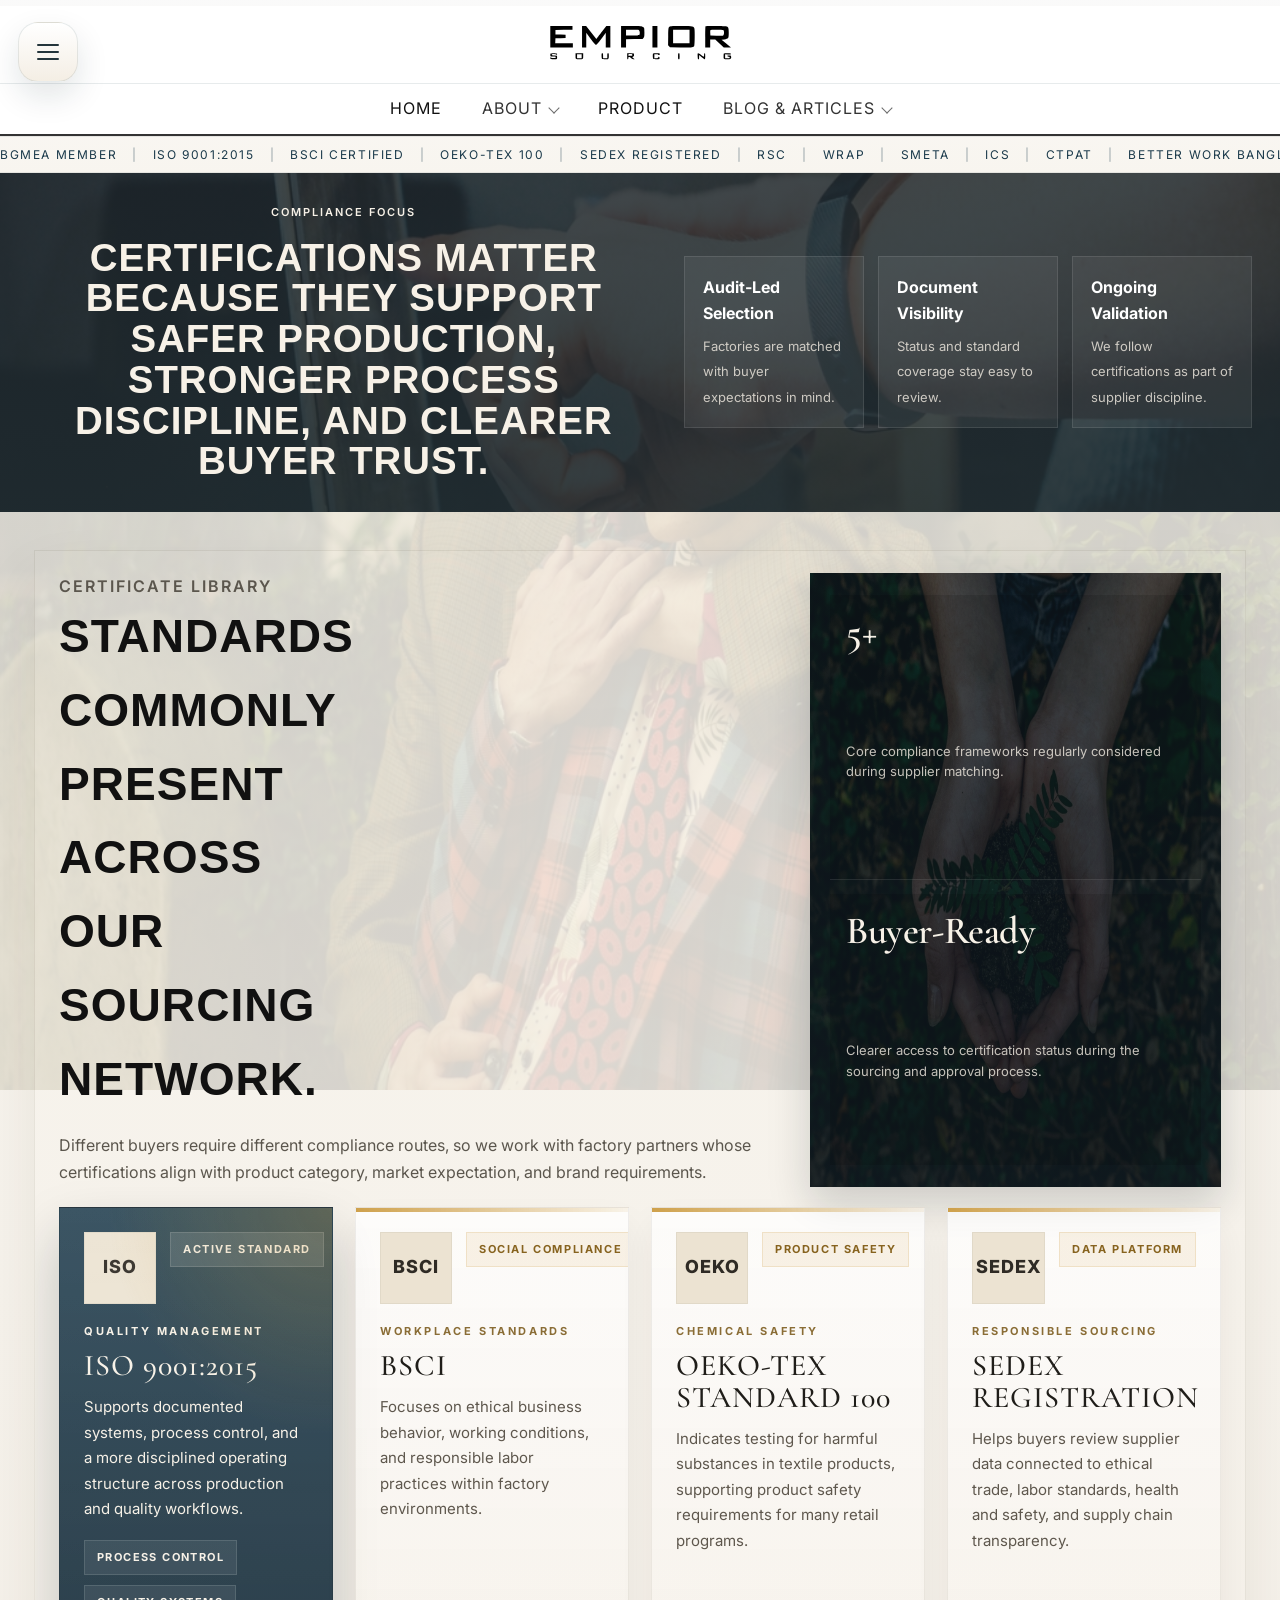
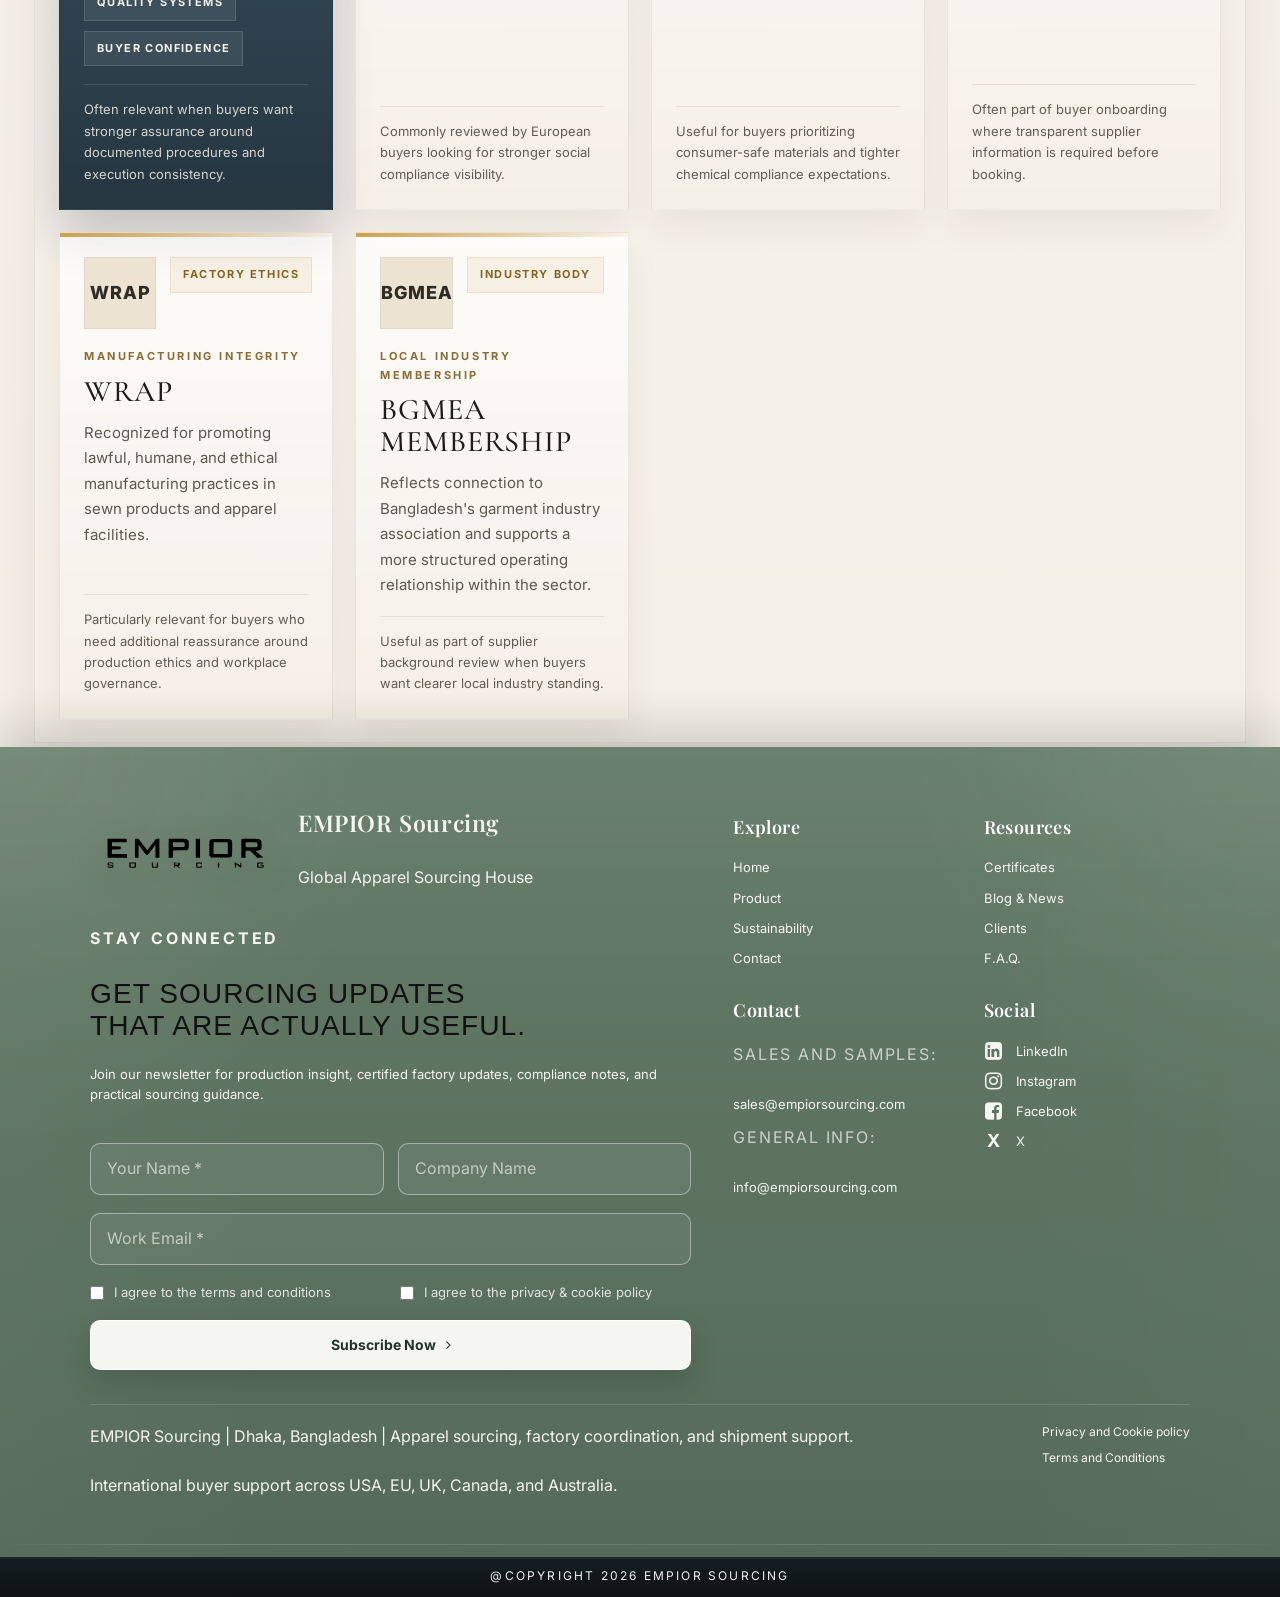
<file: certificates.html>
<!doctype html>
<html lang="en">
<head>
  <meta charset="utf-8" />
  <meta name="viewport" content="width=device-width, initial-scale=1" />
  <title>EMPIOR Sourcing - Certificates</title>
  <meta
    name="description"
    content="Explore EMPIOR Sourcing certifications, compliance standards, and factory verification practices for responsible garment sourcing."
  />
  <link rel="stylesheet" href="style.css" />
  <link rel="preconnect" href="https://fonts.googleapis.com" />
  <link
    href="https://fonts.googleapis.com/css2?family=Baloo+Da+2:wght@400;500;600&family=Cormorant+Garamond:wght@400;500;600&family=Inter:wght@400;500;600;700;800&family=Playfair+Display:wght@500;600;700&display=swap"
    rel="stylesheet"
  />
  <link rel="stylesheet" href="https://cdnjs.cloudflare.com/ajax/libs/font-awesome/4.7.0/css/font-awesome.min.css" />
</head>
<body class="site-page certificates-page">
  <header class="main-header">
    <div class="top-header">
      <div class="menu-icon left-menu">
        <button class="menu-trigger" type="button" aria-label="Open site menu" aria-expanded="false" aria-controls="leftMenuDropdown">
          <span></span>
          <span></span>
          <span></span>
        </button>
        <div class="left-menu-dropdown" id="leftMenuDropdown" role="menu" aria-hidden="true">
          <div class="side-menu-shell">
            <div class="side-menu-header">
              <div class="side-menu-brand">
                <img src="images/Empior-Logo-3.svg" alt="EMPIOR Sourcing logo" class="side-menu-logo" />
                
              </div>
              <button class="side-menu-close" type="button" aria-label="Close site menu">
                &times;
              </button>
            </div>
            <div class="side-menu-body">
              <div class="side-menu-section">
                <p class="side-menu-section-label">Core</p>
                <div class="side-menu-items">
                  <a href="index.html" role="menuitem">Home</a>
                  <a href="about.html" role="menuitem">About</a>
                  <a href="services.html" role="menuitem">Services</a>
                  <a href="products.html" role="menuitem">Product</a>
                </div>
              </div>
              <div class="side-menu-section">
                <p class="side-menu-section-label">Operations</p>
                <div class="side-menu-items">
                  <a href="factories.html" role="menuitem">Factories</a>
                  <a href="process.html" role="menuitem">Process</a>
                  <a href="quality.html" role="menuitem">Quality</a>
                  <a href="sustainability.html" role="menuitem">Sustainability</a>
                </div>
              </div>
              <div class="side-menu-section">
                <p class="side-menu-section-label">Insights</p>
                <div class="side-menu-items">
                  <a href="certificates.html" role="menuitem" class="active">Certificates</a>
                  <a href="clients.html" role="menuitem">Clients</a>
                  <a href="resources.html" role="menuitem">Blog &amp; Articles</a>
                  <a href="contact.html" role="menuitem">Contact</a>
                </div>
              </div>
              
            </div>
          </div>
        </div>
      </div>

      <div class="logo">
        <img src="images/Empior-Logo-3.svg" alt="EMPIOR Sourcing logo" class="logo-image" />
      </div>
    </div>

    <nav class="main-nav" aria-label="Primary navigation">
      <a href="index.html">Home</a>
      <div class="main-nav-item has-submenu">
        <button class="main-nav-link" type="button" aria-expanded="false" aria-controls="aboutNavSubmenu">About</button>
        <div class="main-nav-submenu" id="aboutNavSubmenu">
          <a href="about.html">About Overview</a>
          <a href="about.html#overview">Overview</a>
          <a href="about.html#story">Our Story</a>
          <a href="about.html#vision">Vision</a>
          <a href="about.html#team">Our Team</a>
          <a href="about.html#mission">Mission</a>
          <a href="about.html#principles">Principles</a>
          <a href="contact.html">Contact</a>
        </div>
      </div>
      <a href="products.html">Product</a>
      <div class="main-nav-item has-submenu">
        <button class="main-nav-link" type="button" aria-expanded="false" aria-controls="resourcesNavSubmenu">Blog &amp; Articles</button>
        <div class="main-nav-submenu main-nav-submenu-journal" id="resourcesNavSubmenu">
          <a href="resources.html">Overview</a>
          <a href="resources.html#featured-articles">Featured Articles</a>
          <a href="resources.html#latest-reads">Latest Reads</a>
          <a href="contact.html">Suggest A Topic</a>
        </div>
      </div>
    </nav>

    <div class="cert-strip">
      <div class="cert-strip-track">
        <div class="cert-strip-group">
          <span>BGMEA MEMBER</span>
          <span class="cert-strip-sep">|</span>
          <span>ISO 9001:2015</span>
          <span class="cert-strip-sep">|</span>
          <span>BSCI CERTIFIED</span>
          <span class="cert-strip-sep">|</span>
          <span>OEKO-TEX 100</span>
          <span class="cert-strip-sep">|</span>
          <span>SEDEX REGISTERED</span>
          <span class="cert-strip-sep">|</span>
          <span>RSC</span>
          <span class="cert-strip-sep">|</span>
          <span>WRAP</span>
          <span class="cert-strip-sep">|</span>
          <span>SMETA</span>
          <span class="cert-strip-sep">|</span>
          <span>ICS</span>
          <span class="cert-strip-sep">|</span>
          <span>CTPAT</span>
          <span class="cert-strip-sep">|</span>
          <span>BETTER WORK BANGLADESH</span>
          <span class="cert-strip-sep">|</span>
          <span>GSV</span>
          <span class="cert-strip-sep">|</span>
          <span>GMP QUALITY</span>
          <span class="cert-strip-sep">|</span>
          <span>ISO 14001:2015</span>
          <span class="cert-strip-sep">|</span>
          <span>GOTS CERTIFIED</span>
          <span class="cert-strip-sep">|</span>
          <span>OCS 100</span>
          <span class="cert-strip-sep">|</span>
          <span>GRS (GLOBAL RECYCLED STANDARD)</span>
          <span class="cert-strip-sep">|</span>
          <span>RCS (RECYCLED CLAIM STANDARD)</span>
          <span class="cert-strip-sep">|</span>
          <span>HIGG FEM 3.0</span>
          <span class="cert-strip-sep">|</span>
          <span>BCI (BETTER COTTON INITIATIVE)</span>
          <span class="cert-strip-sep">|</span>
        </div>
        <div class="cert-strip-group" aria-hidden="true">
          <span>BGMEA MEMBER</span>
          <span class="cert-strip-sep">|</span>
          <span>ISO 9001:2015</span>
          <span class="cert-strip-sep">|</span>
          <span>BSCI CERTIFIED</span>
          <span class="cert-strip-sep">|</span>
          <span>OEKO-TEX 100</span>
          <span class="cert-strip-sep">|</span>
          <span>SEDEX REGISTERED</span>
          <span class="cert-strip-sep">|</span>
          <span>RSC</span>
          <span class="cert-strip-sep">|</span>
          <span>WRAP</span>
          <span class="cert-strip-sep">|</span>
          <span>SMETA</span>
          <span class="cert-strip-sep">|</span>
          <span>ICS</span>
          <span class="cert-strip-sep">|</span>
          <span>CTPAT</span>
          <span class="cert-strip-sep">|</span>
          <span>BETTER WORK BANGLADESH</span>
          <span class="cert-strip-sep">|</span>
          <span>GSV</span>
          <span class="cert-strip-sep">|</span>
          <span>GMP QUALITY</span>
          <span class="cert-strip-sep">|</span>
          <span>ISO 14001:2015</span>
          <span class="cert-strip-sep">|</span>
          <span>GOTS CERTIFIED</span>
          <span class="cert-strip-sep">|</span>
          <span>OCS 100</span>
          <span class="cert-strip-sep">|</span>
          <span>GRS (GLOBAL RECYCLED STANDARD)</span>
          <span class="cert-strip-sep">|</span>
          <span>RCS (RECYCLED CLAIM STANDARD)</span>
          <span class="cert-strip-sep">|</span>
          <span>HIGG FEM 3.0</span>
          <span class="cert-strip-sep">|</span>
          <span>BCI (BETTER COTTON INITIATIVE)</span>
          <span class="cert-strip-sep">|</span>
        </div>
      </div>
    </div>
  </header>

  <div class="menu-overlay" aria-hidden="true"></div>

  <main class="certificates-main">
      <section class="certificates-band" id="certificates-focus">
      <div class="certificates-band-copy">
        <p class="section-kicker">Compliance Focus</p>
        <h2>Certifications matter because they support safer production, stronger process discipline, and clearer buyer trust.</h2>
      </div>
      <div class="certificates-band-metrics">
        <div class="certificates-band-metric">
          <strong>Audit-Led Selection</strong>
          <span>Factories are matched with buyer expectations in mind.</span>
        </div>
        <div class="certificates-band-metric">
          <strong>Document Visibility</strong>
          <span>Status and standard coverage stay easy to review.</span>
        </div>
        <div class="certificates-band-metric">
          <strong>Ongoing Validation</strong>
          <span>We follow certifications as part of supplier discipline.</span>
        </div>
      </div>
    </section>

    <section class="certificates-library" id="certificates-library">
      <div class="certificates-library-shell">
        <div class="certificates-section-head">
          <div class="certificates-section-copy">
            <p class="section-kicker">Certificate Library</p>
            <h2>Standards commonly present across our sourcing network.</h2>
            <p>
              Different buyers require different compliance routes, so we work with factory partners whose certifications align with product category,
              market expectation, and brand requirements.
            </p>
          </div>
          <div class="certificates-library-pulse">
            <div>
              <strong>5+</strong>
              <span>Core compliance frameworks regularly considered during supplier matching.</span>
            </div>
            <div>
              <strong>Buyer-Ready</strong>
              <span>Clearer access to certification status during the sourcing and approval process.</span>
            </div>
          </div>
        </div>

        <div class="certificates-grid">
          <article class="certificate-card certificate-card-feature">
            <div class="certificate-card-topline">
              <div class="certificate-card-mark">ISO</div>
              <span class="certificate-card-status">Active Standard</span>
            </div>
            <p class="certificate-card-type">Quality Management</p>
            <h3>ISO 9001:2015</h3>
            <p class="certificate-card-copy">
              Supports documented systems, process control, and a more disciplined operating structure across production and quality workflows.
            </p>
            <div class="certificate-card-meta">
              <span>Process Control</span>
              <span>Quality Systems</span>
              <span>Buyer Confidence</span>
            </div>
            <div class="certificate-card-foot">
              <p>Often relevant when buyers want stronger assurance around documented procedures and execution consistency.</p>
            </div>
          </article>

          <article class="certificate-card">
            <div class="certificate-card-topline">
              <div class="certificate-card-mark">BSCI</div>
              <span class="certificate-card-tag">Social Compliance</span>
            </div>
            <p class="certificate-card-type">Workplace Standards</p>
            <h3>BSCI</h3>
            <p class="certificate-card-copy">
              Focuses on ethical business behavior, working conditions, and responsible labor practices within factory environments.
            </p>
            <div class="certificate-card-foot">
              <p>Commonly reviewed by European buyers looking for stronger social compliance visibility.</p>
            </div>
          </article>

          <article class="certificate-card">
            <div class="certificate-card-topline">
              <div class="certificate-card-mark">OEKO</div>
              <span class="certificate-card-tag">Product Safety</span>
            </div>
            <p class="certificate-card-type">Chemical Safety</p>
            <h3>OEKO-TEX Standard 100</h3>
            <p class="certificate-card-copy">
              Indicates testing for harmful substances in textile products, supporting product safety requirements for many retail programs.
            </p>
            <div class="certificate-card-foot">
              <p>Useful for buyers prioritizing consumer-safe materials and tighter chemical compliance expectations.</p>
            </div>
          </article>

          <article class="certificate-card">
            <div class="certificate-card-topline">
              <div class="certificate-card-mark">SEDEX</div>
              <span class="certificate-card-tag">Data Platform</span>
            </div>
            <p class="certificate-card-type">Responsible Sourcing</p>
            <h3>SEDEX Registration</h3>
            <p class="certificate-card-copy">
              Helps buyers review supplier data connected to ethical trade, labor standards, health and safety, and supply chain transparency.
            </p>
            <div class="certificate-card-foot">
              <p>Often part of buyer onboarding where transparent supplier information is required before booking.</p>
            </div>
          </article>

          <article class="certificate-card">
            <div class="certificate-card-topline">
              <div class="certificate-card-mark">WRAP</div>
              <span class="certificate-card-tag">Factory Ethics</span>
            </div>
            <p class="certificate-card-type">Manufacturing Integrity</p>
            <h3>WRAP</h3>
            <p class="certificate-card-copy">
              Recognized for promoting lawful, humane, and ethical manufacturing practices in sewn products and apparel facilities.
            </p>
            <div class="certificate-card-foot">
              <p>Particularly relevant for buyers who need additional reassurance around production ethics and workplace governance.</p>
            </div>
          </article>

          <article class="certificate-card">
            <div class="certificate-card-topline">
              <div class="certificate-card-mark">BGMEA</div>
              <span class="certificate-card-tag">Industry Body</span>
            </div>
            <p class="certificate-card-type">Local Industry Membership</p>
            <h3>BGMEA Membership</h3>
            <p class="certificate-card-copy">
              Reflects connection to Bangladesh's garment industry association and supports a more structured operating relationship within the sector.
            </p>
            <div class="certificate-card-foot">
              <p>Useful as part of supplier background review when buyers want clearer local industry standing.</p>
            </div>
          </article>
        </div>
      </div>
    </section>

  </main>

    <footer class="footer">
    <div class="container footer-shell">
            <div class="footer-newsletter">
        <div class="footer-newsletter-intro">
          <div class="footer-brand-lockup">
            <img src="images/Empior-Logo-3.svg" alt="EMPIOR Sourcing logo" class="footer-brand-image" />
            <div class="footer-brand-copy">
              <p class="footer-brand-caption">EMPIOR Sourcing</p>
              <p class="footer-brand-note">Global Apparel Sourcing House</p>
            </div>
          </div>

          <div class="footer-newsletter-head">
            <p class="footer-newsletter-kicker">Stay Connected</p>
            <h2 class="footer-newsletter-title">Get sourcing updates that are actually useful.</h2>
            <p class="footer-newsletter-copy">
              Join our newsletter for production insight, certified factory updates, compliance notes, and practical sourcing guidance.
            </p>
          </div>
        </div>

        <form class="footer-newsletter-form">
          <div class="footer-newsletter-grid">
            <input type="text" name="name" placeholder="Your Name *" aria-label="Your Name" />
            <input type="text" name="company" placeholder="Company Name" aria-label="Company Name" />
          </div>
          <input type="email" name="email" placeholder="Work Email *" aria-label="Work Email" />
          <div class="footer-consent-row">
            <label class="footer-check">
              <input type="checkbox" name="terms" />
              <span>I agree to the <a href="terms.html">terms and conditions</a></span>
            </label>
            <label class="footer-check">
              <input type="checkbox" name="privacy" />
              <span>I agree to the <a href="privacy.html">privacy &amp; cookie policy</a></span>
            </label>
          </div>
          <button type="submit" class="footer-join-btn">Subscribe Now <i class="fa fa-angle-right" aria-hidden="true"></i></button>
        </form>
      </div>

      <div class="footer-links-panel">
        <div class="footer-link-columns">
          <div class="footer-link-group">
            <h4 class="footer-title">Explore</h4>
            <a class="footer-link" href="index.html">Home</a>
            <a class="footer-link" href="products.html">Product</a>
            <a class="footer-link" href="sustainability.html">Sustainability</a>
            <a class="footer-link" href="contact.html">Contact</a>
          </div>

          <div class="footer-link-group">
            <h4 class="footer-title">Resources</h4>
            <a class="footer-link" href="certificates.html">Certificates</a>
            <a class="footer-link" href="resources.html">Blog &amp; News</a>
            <a class="footer-link" href="clients.html">Clients</a>
            <a class="footer-link" href="contact.html">F.A.Q.</a>
          </div>

          <div class="footer-link-group">
            <h4 class="footer-title">Contact</h4>
            <p class="footer-contact-line">Sales and samples:</p>
            <a class="footer-link" href="mailto:sales@empiorsourcing.com">sales@empiorsourcing.com</a>
            <p class="footer-contact-line">General Info:</p>
            <a class="footer-link" href="mailto:info@empiorsourcing.com">info@empiorsourcing.com</a>
          </div>

          <div class="footer-link-group">
            <h4 class="footer-title">Social</h4>
            <a class="footer-social-row" href="https://linkedin.com" aria-label="LinkedIn"><i
                class="fa fa-linkedin-square" aria-hidden="true"></i><span>LinkedIn</span></a>
            <a class="footer-social-row" href="https://instagram.com" aria-label="Instagram"><i class="fa fa-instagram"
                aria-hidden="true"></i><span>Instagram</span></a>
            <a class="footer-social-row" href="https://facebook.com" aria-label="Facebook"><i
                class="fa fa-facebook-square" aria-hidden="true"></i><span>Facebook</span></a>
            <a class="footer-social-row" href="https://x.com" aria-label="X"><span
                class="footer-social-x">X</span><span>X</span></a>
          </div>
        </div>
      </div>
    </div>

    <div class="container footer-legal-row">
      <div class="footer-legal-copy">
        <p>EMPIOR Sourcing | Dhaka, Bangladesh | Apparel sourcing, factory coordination, and shipment support.</p>
        <p>International buyer support across USA, EU, UK, Canada, and Australia.</p>
      </div>
      <div class="footer-legal-links">
        <a href="privacy.html">Privacy and Cookie policy</a>
        <a href="terms.html">Terms and Conditions</a>
      </div>
    </div>

        <div class="footer-bottom-bar">
      <div class="container footer-bottom-inner">
        <span class="footer-bottom-copy">@Copyright 2026 EMPIOR Sourcing</span>
      </div>
    </div>
  </footer>

  <script>
    function initMenu() {
      const menuTrigger = document.querySelector(".menu-trigger");
      const menuDropdown = document.querySelector(".left-menu-dropdown");
      const menuOverlay = document.querySelector(".menu-overlay");
      const menuClose = document.querySelector(".side-menu-close");
      const menuBody = menuDropdown?.querySelector(".side-menu-body");
      if (!menuTrigger || !menuDropdown) return;

      if (menuDropdown.parentElement !== document.body) {
        document.body.appendChild(menuDropdown);
      }

      const scrollRegion = menuBody || menuDropdown;

      const openMenu = () => {
        menuDropdown.classList.add("open");
        scrollRegion.scrollTop = 0;
        document.body.classList.add("menu-open");
        menuTrigger.setAttribute("aria-expanded", "true");
        menuDropdown.setAttribute("aria-hidden", "false");
        if (menuOverlay) {
          menuOverlay.classList.add("show");
          menuOverlay.setAttribute("aria-hidden", "false");
        }
      };

      const closeMenu = () => {
        menuDropdown.classList.remove("open");
        document.body.classList.remove("menu-open");
        menuTrigger.setAttribute("aria-expanded", "false");
        menuDropdown.setAttribute("aria-hidden", "true");
        if (menuOverlay) {
          menuOverlay.classList.remove("show");
          menuOverlay.setAttribute("aria-hidden", "true");
        }
      };

      menuTrigger.addEventListener("click", (event) => {
        event.stopPropagation();
        if (menuDropdown.classList.contains("open")) {
          closeMenu();
        } else {
          openMenu();
        }
      });

      if (menuClose) {
        menuClose.addEventListener("click", (event) => {
          event.preventDefault();
          event.stopPropagation();
          closeMenu();
        });
      }

      if (menuOverlay) {
        menuOverlay.addEventListener("click", closeMenu);
      }

      menuDropdown.addEventListener("click", (event) => {
        event.stopPropagation();
      });

      document.addEventListener("click", (event) => {
        if (!menuDropdown.contains(event.target) && !menuTrigger.contains(event.target)) {
          closeMenu();
        }
      });

      document.addEventListener("keydown", (event) => {
        if (event.key === "Escape") closeMenu();
      });

      menuDropdown.querySelectorAll('a[role="menuitem"]').forEach((link) => {
        link.addEventListener("click", closeMenu);
      });

      closeMenu();
    }

        function initNavSubmenus() {
      const navItems = document.querySelectorAll(".main-nav-item.has-submenu");
      if (!navItems.length) return;

      const closeAllSubmenus = (exceptItem = null) => {
        navItems.forEach((item) => {
          const button = item.querySelector(".main-nav-link");
          const isOpen = item === exceptItem;
          item.classList.toggle("is-open", isOpen);
          if (button) {
            button.setAttribute("aria-expanded", String(isOpen));
          }
        });
      };

      navItems.forEach((item) => {
        const button = item.querySelector(".main-nav-link");
        if (!button) return;

        button.addEventListener("click", (event) => {
          event.preventDefault();
          event.stopPropagation();
          const willOpen = !item.classList.contains("is-open");
          closeAllSubmenus(willOpen ? item : null);
        });
      });

      document.addEventListener("click", (event) => {
        if (!event.target.closest(".main-nav-item.has-submenu")) {
          closeAllSubmenus();
        }
      });

      document.addEventListener("keydown", (event) => {
        if (event.key === "Escape") {
          closeAllSubmenus();
        }
      });
    }
    function initScrollReveal() {
      const revealItems = document.querySelectorAll("main > section");
      if (!revealItems.length) return;

      revealItems.forEach((item, index) => {
        item.classList.add("scroll-reveal");
        item.style.transitionDelay = `${Math.min(index * 50, 220)}ms`;
      });

      if (!("IntersectionObserver" in window)) {
        revealItems.forEach((item) => item.classList.add("is-visible"));
        return;
      }

      const observer = new IntersectionObserver(
        (entries) => {
          entries.forEach((entry) => {
            if (entry.isIntersecting) {
              entry.target.classList.add("is-visible");
              observer.unobserve(entry.target);
            }
          });
        },
        { threshold: 0.12, rootMargin: "0px 0px -8% 0px" }
      );

      revealItems.forEach((item) => observer.observe(item));
    }

    initMenu();
    initNavSubmenus();
    initScrollReveal();
  </script>
</body>
</html>
</file>
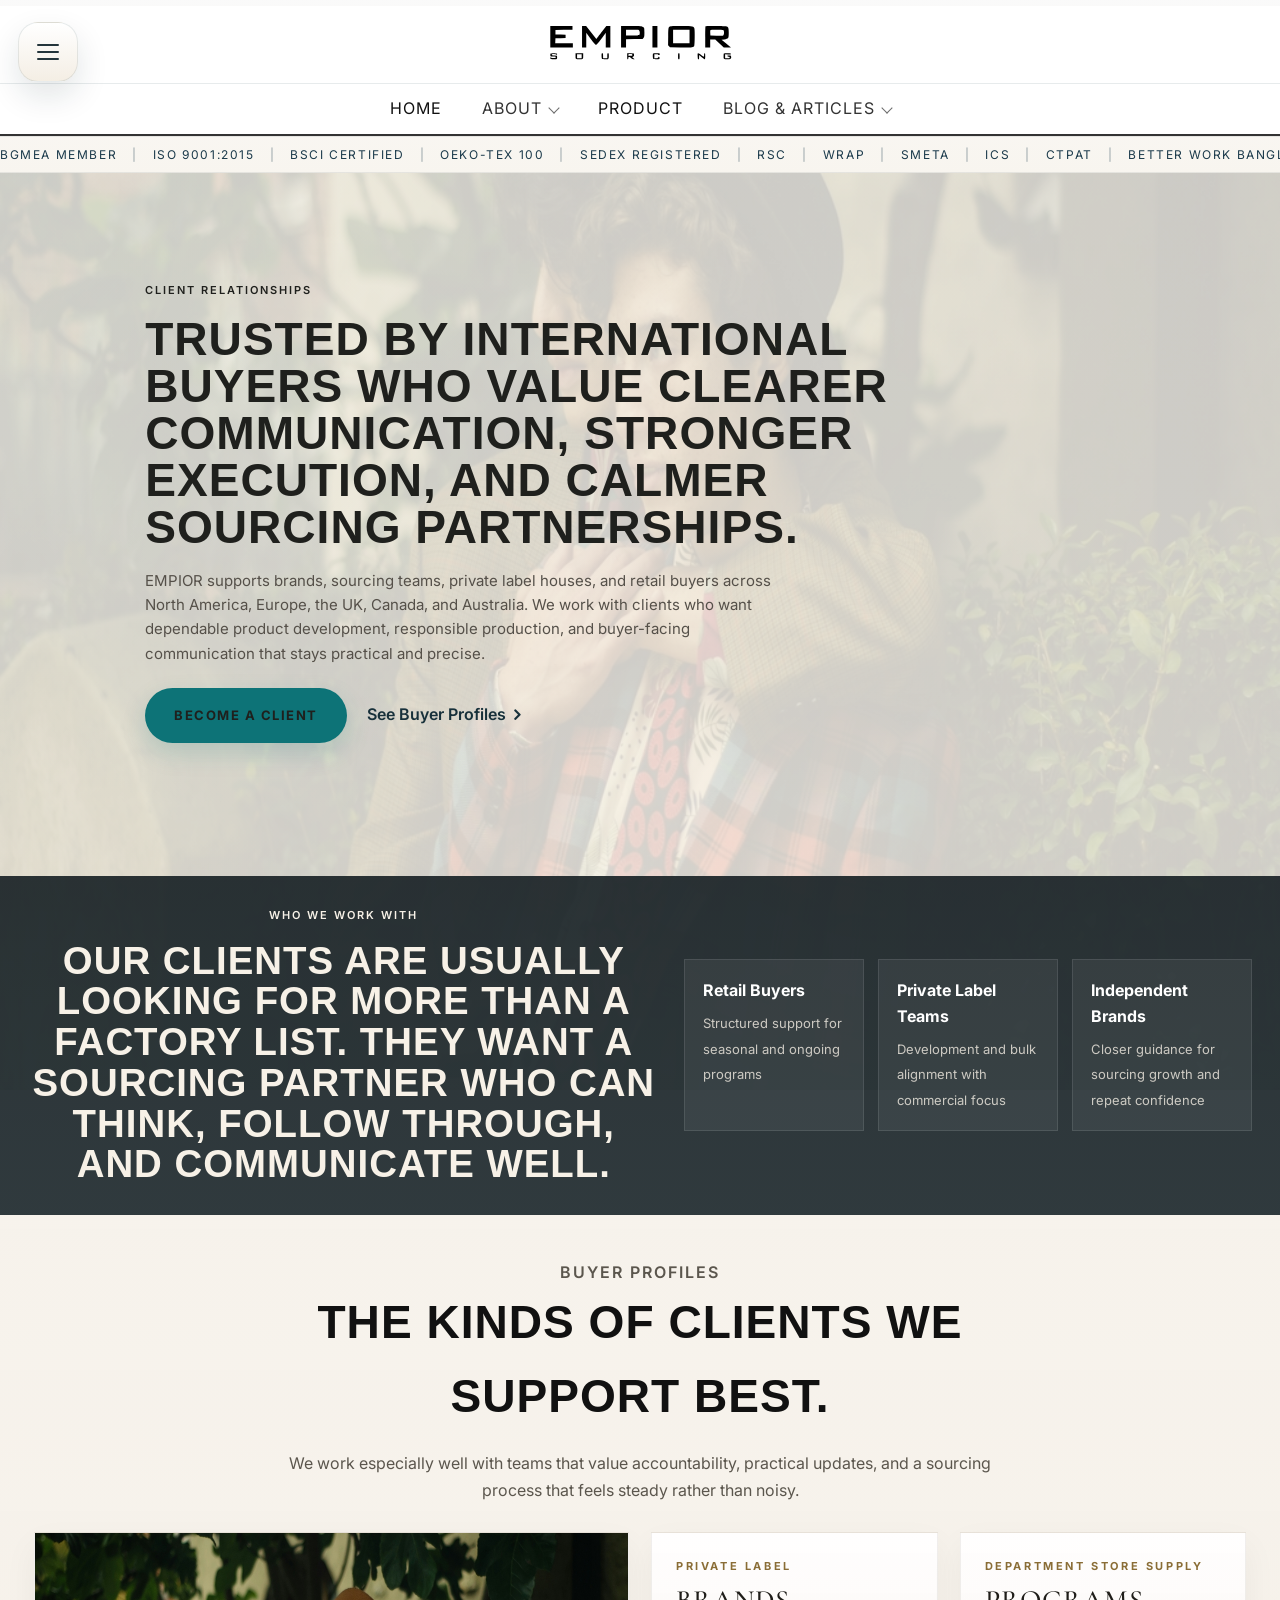
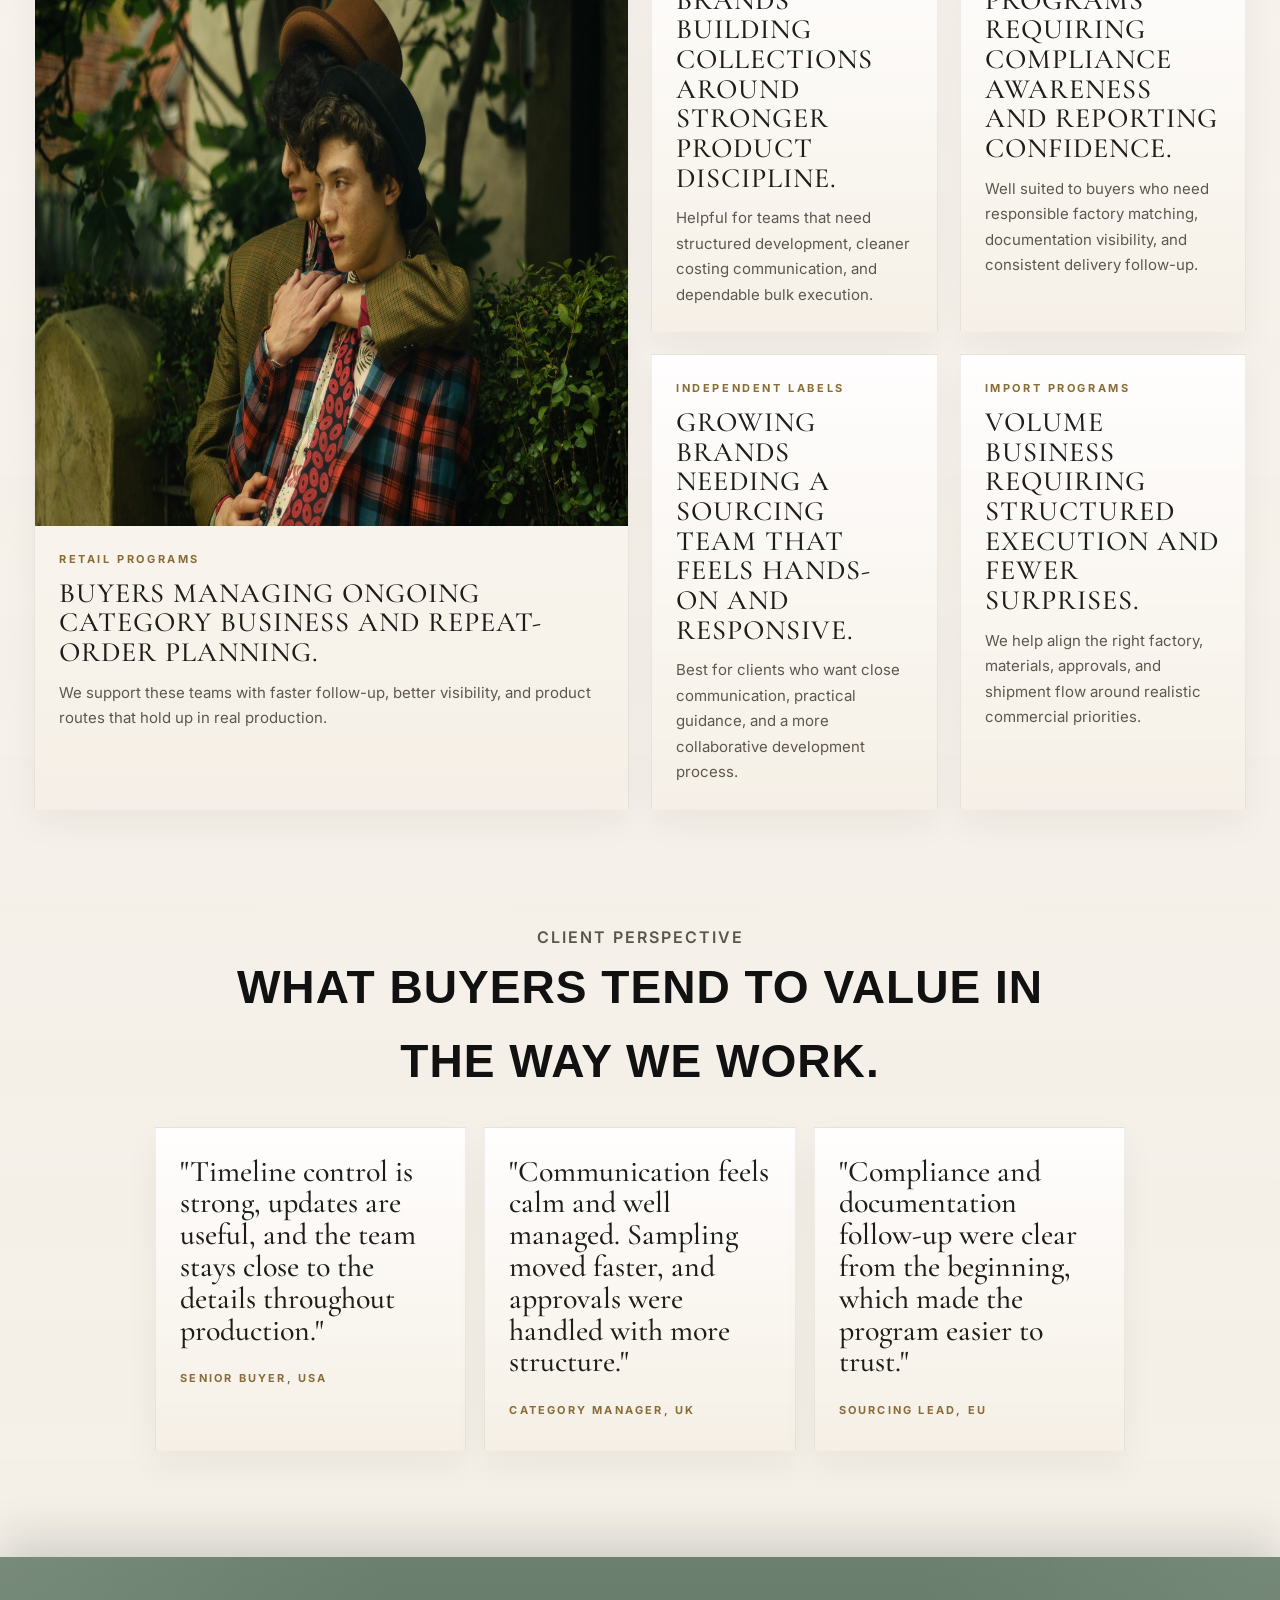
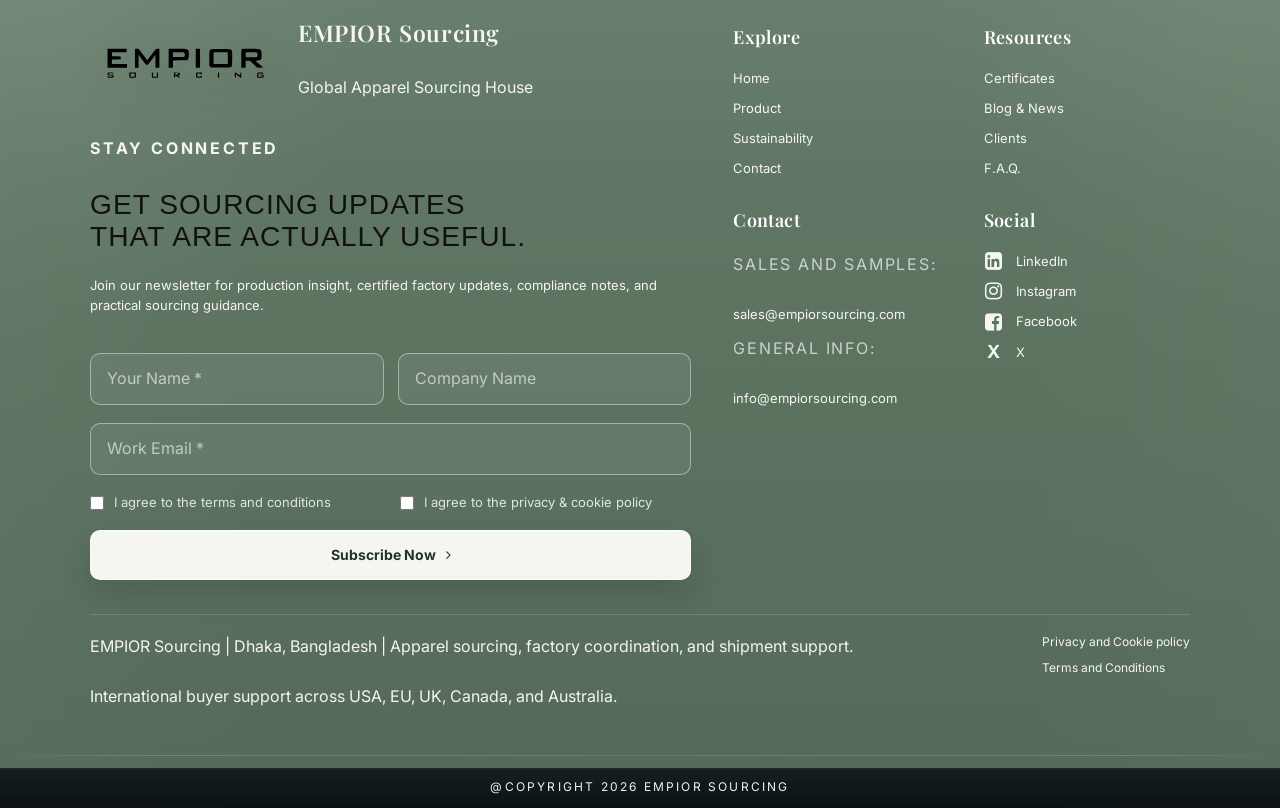
<file: clients.html>
<!doctype html>
<html lang="en">
<head>
  <meta charset="utf-8" />
  <meta name="viewport" content="width=device-width, initial-scale=1" />
  <title>EMPIOR Sourcing - Clients</title>
  <meta
    name="description"
    content="See the buyer profiles, sourcing markets, and client support approach behind EMPIOR Sourcing's international partnerships."
  />
  <link rel="stylesheet" href="style.css" />
  <link rel="preconnect" href="https://fonts.googleapis.com" />
  <link
    href="https://fonts.googleapis.com/css2?family=Baloo+Da+2:wght@400;500;600&family=Cormorant+Garamond:wght@400;500;600&family=Inter:wght@400;500;600;700;800&family=Playfair+Display:wght@500;600;700&display=swap"
    rel="stylesheet"
  />
  <link rel="stylesheet" href="https://cdnjs.cloudflare.com/ajax/libs/font-awesome/4.7.0/css/font-awesome.min.css" />
</head>
<body class="site-page clients-page">
  

  <header class="main-header">
    <div class="top-header">
      <div class="menu-icon left-menu">
        <button class="menu-trigger" type="button" aria-label="Open site menu" aria-expanded="false" aria-controls="leftMenuDropdown">
          <span></span>
          <span></span>
          <span></span>
        </button>
        <div class="left-menu-dropdown" id="leftMenuDropdown" role="menu" aria-hidden="true">
          <div class="side-menu-shell">
            <div class="side-menu-header">
              <div class="side-menu-brand">
                <img src="images/Empior-Logo-3.svg" alt="EMPIOR Sourcing logo" class="side-menu-logo" />
                
              </div>
              <button class="side-menu-close" type="button" aria-label="Close site menu">
                &times;
              </button>
            </div>
            <div class="side-menu-body">
              <div class="side-menu-section">
                <p class="side-menu-section-label">Core</p>
                <div class="side-menu-items">
                  <a href="index.html" role="menuitem">Home</a>
                  <a href="about.html" role="menuitem">About</a>
                  <a href="services.html" role="menuitem">Services</a>
                  <a href="products.html" role="menuitem">Product</a>
                </div>
              </div>
              <div class="side-menu-section">
                <p class="side-menu-section-label">Operations</p>
                <div class="side-menu-items">
                  <a href="factories.html" role="menuitem">Factories</a>
                  <a href="process.html" role="menuitem">Process</a>
                  <a href="quality.html" role="menuitem">Quality</a>
                  <a href="sustainability.html" role="menuitem">Sustainability</a>
                </div>
              </div>
              <div class="side-menu-section">
                <p class="side-menu-section-label">Insights</p>
                <div class="side-menu-items">
                  <a href="certificates.html" role="menuitem">Certificates</a>
                  <a href="clients.html" role="menuitem" class="active">Clients</a>
                  <a href="resources.html" role="menuitem">Blog &amp; Articles</a>
                  <a href="contact.html" role="menuitem">Contact</a>
                </div>
              </div>
              
            </div>
          </div>
        </div>
      </div>

      <div class="logo">
        <img src="images/Empior-Logo-3.svg" alt="EMPIOR Sourcing logo" class="logo-image" />
      </div>
    </div>

    <nav class="main-nav" aria-label="Primary navigation">
      <a href="index.html">Home</a>
      <div class="main-nav-item has-submenu">
        <button class="main-nav-link" type="button" aria-expanded="false" aria-controls="aboutNavSubmenu">About</button>
        <div class="main-nav-submenu" id="aboutNavSubmenu">
          <a href="about.html">About Overview</a>
          <a href="about.html#overview">Overview</a>
          <a href="about.html#story">Our Story</a>
          <a href="about.html#vision">Vision</a>
          <a href="about.html#team">Our Team</a>
          <a href="about.html#mission">Mission</a>
          <a href="about.html#principles">Principles</a>
          <a href="contact.html">Contact</a>
        </div>
      </div>
      <a href="products.html">Product</a>
      <div class="main-nav-item has-submenu">
        <button class="main-nav-link" type="button" aria-expanded="false" aria-controls="resourcesNavSubmenu">Blog &amp; Articles</button>
        <div class="main-nav-submenu main-nav-submenu-journal" id="resourcesNavSubmenu">
          <a href="resources.html">Overview</a>
          <a href="resources.html#featured-articles">Featured Articles</a>
          <a href="resources.html#latest-reads">Latest Reads</a>
          <a href="contact.html">Suggest A Topic</a>
        </div>
      </div>
    </nav>

    <div class="cert-strip">
      <div class="cert-strip-track">
        <div class="cert-strip-group">
          <span>BGMEA MEMBER</span>
          <span class="cert-strip-sep">|</span>
          <span>ISO 9001:2015</span>
          <span class="cert-strip-sep">|</span>
          <span>BSCI CERTIFIED</span>
          <span class="cert-strip-sep">|</span>
          <span>OEKO-TEX 100</span>
          <span class="cert-strip-sep">|</span>
          <span>SEDEX REGISTERED</span>
          <span class="cert-strip-sep">|</span>
          <span>RSC</span>
          <span class="cert-strip-sep">|</span>
          <span>WRAP</span>
          <span class="cert-strip-sep">|</span>
          <span>SMETA</span>
          <span class="cert-strip-sep">|</span>
          <span>ICS</span>
          <span class="cert-strip-sep">|</span>
          <span>CTPAT</span>
          <span class="cert-strip-sep">|</span>
          <span>BETTER WORK BANGLADESH</span>
          <span class="cert-strip-sep">|</span>
          <span>GSV</span>
          <span class="cert-strip-sep">|</span>
          <span>GMP QUALITY</span>
          <span class="cert-strip-sep">|</span>
          <span>ISO 14001:2015</span>
          <span class="cert-strip-sep">|</span>
          <span>GOTS CERTIFIED</span>
          <span class="cert-strip-sep">|</span>
          <span>OCS 100</span>
          <span class="cert-strip-sep">|</span>
          <span>GRS (GLOBAL RECYCLED STANDARD)</span>
          <span class="cert-strip-sep">|</span>
          <span>RCS (RECYCLED CLAIM STANDARD)</span>
          <span class="cert-strip-sep">|</span>
          <span>HIGG FEM 3.0</span>
          <span class="cert-strip-sep">|</span>
          <span>BCI (BETTER COTTON INITIATIVE)</span>
          <span class="cert-strip-sep">|</span>
        </div>
        <div class="cert-strip-group" aria-hidden="true">
          <span>BGMEA MEMBER</span>
          <span class="cert-strip-sep">|</span>
          <span>ISO 9001:2015</span>
          <span class="cert-strip-sep">|</span>
          <span>BSCI CERTIFIED</span>
          <span class="cert-strip-sep">|</span>
          <span>OEKO-TEX 100</span>
          <span class="cert-strip-sep">|</span>
          <span>SEDEX REGISTERED</span>
          <span class="cert-strip-sep">|</span>
          <span>RSC</span>
          <span class="cert-strip-sep">|</span>
          <span>WRAP</span>
          <span class="cert-strip-sep">|</span>
          <span>SMETA</span>
          <span class="cert-strip-sep">|</span>
          <span>ICS</span>
          <span class="cert-strip-sep">|</span>
          <span>CTPAT</span>
          <span class="cert-strip-sep">|</span>
          <span>BETTER WORK BANGLADESH</span>
          <span class="cert-strip-sep">|</span>
          <span>GSV</span>
          <span class="cert-strip-sep">|</span>
          <span>GMP QUALITY</span>
          <span class="cert-strip-sep">|</span>
          <span>ISO 14001:2015</span>
          <span class="cert-strip-sep">|</span>
          <span>GOTS CERTIFIED</span>
          <span class="cert-strip-sep">|</span>
          <span>OCS 100</span>
          <span class="cert-strip-sep">|</span>
          <span>GRS (GLOBAL RECYCLED STANDARD)</span>
          <span class="cert-strip-sep">|</span>
          <span>RCS (RECYCLED CLAIM STANDARD)</span>
          <span class="cert-strip-sep">|</span>
          <span>HIGG FEM 3.0</span>
          <span class="cert-strip-sep">|</span>
          <span>BCI (BETTER COTTON INITIATIVE)</span>
          <span class="cert-strip-sep">|</span>
        </div>
      </div>
    </div>
  </header>

  <div class="menu-overlay" aria-hidden="true"></div>

  <main class="clients-main">
    <section class="clients-hero" id="clients-hero">
      <div class="clients-hero-copy">
        <p class="section-kicker">Client Relationships</p>
        <h1>Trusted by international buyers who value clearer communication, stronger execution, and calmer sourcing partnerships.</h1>
        <p class="clients-hero-text">
          EMPIOR supports brands, sourcing teams, private label houses, and retail buyers across North America, Europe,
          the UK, Canada, and Australia. We work with clients who want dependable product development, responsible production,
          and buyer-facing communication that stays practical and precise.
        </p>
        <div class="clients-hero-actions">
          <a href="contact.html" class="hero-btn">Become A Client</a>
          <a href="#client-profiles" class="editorial-link">See Buyer Profiles</a>
        </div>
      </div>
    </section>

    <section class="clients-band">
      <div class="clients-band-copy">
        <p class="section-kicker">Who We Work With</p>
        <h2>Our clients are usually looking for more than a factory list. They want a sourcing partner who can think, follow through, and communicate well.</h2>
      </div>
      <div class="clients-band-metrics">
        <div class="clients-band-metric">
          <strong>Retail Buyers</strong>
          <span>Structured support for seasonal and ongoing programs</span>
        </div>
        <div class="clients-band-metric">
          <strong>Private Label Teams</strong>
          <span>Development and bulk alignment with commercial focus</span>
        </div>
        <div class="clients-band-metric">
          <strong>Independent Brands</strong>
          <span>Closer guidance for sourcing growth and repeat confidence</span>
        </div>
      </div>
    </section>

    <section class="clients-profiles" id="client-profiles">
      <div class="clients-section-head">
        <p class="section-kicker">Buyer Profiles</p>
        <h2>The kinds of clients we support best.</h2>
        <p>We work especially well with teams that value accountability, practical updates, and a sourcing process that feels steady rather than noisy.</p>
      </div>

      <div class="clients-grid">
        <article class="client-card client-card-feature">
          <div class="client-card-media">
            <img src="images/back 5.jpg" alt="Retail sourcing team in a buying office" />
          </div>
          <div class="client-card-body">
            <p class="client-card-type">Retail Programs</p>
            <h3>Buyers managing ongoing category business and repeat-order planning.</h3>
            <p>We support these teams with faster follow-up, better visibility, and product routes that hold up in real production.</p>
          </div>
        </article>

        <article class="client-card">
          <div class="client-card-body">
            <p class="client-card-type">Private Label</p>
            <h3>Brands building collections around stronger product discipline.</h3>
            <p>Helpful for teams that need structured development, cleaner costing communication, and dependable bulk execution.</p>
          </div>
        </article>

        <article class="client-card">
          <div class="client-card-body">
            <p class="client-card-type">Department Store Supply</p>
            <h3>Programs requiring compliance awareness and reporting confidence.</h3>
            <p>Well suited to buyers who need responsible factory matching, documentation visibility, and consistent delivery follow-up.</p>
          </div>
        </article>

        <article class="client-card">
          <div class="client-card-body">
            <p class="client-card-type">Independent Labels</p>
            <h3>Growing brands needing a sourcing team that feels hands-on and responsive.</h3>
            <p>Best for clients who want close communication, practical guidance, and a more collaborative development process.</p>
          </div>
        </article>

        <article class="client-card">
          <div class="client-card-body">
            <p class="client-card-type">Import Programs</p>
            <h3>Volume business requiring structured execution and fewer surprises.</h3>
            <p>We help align the right factory, materials, approvals, and shipment flow around realistic commercial priorities.</p>
          </div>
        </article>
      </div>
    </section>

    <section class="clients-testimonials" id="clients-testimonials">
      <div class="clients-section-head">
        <p class="section-kicker">Client Perspective</p>
        <h2>What buyers tend to value in the way we work.</h2>
      </div>

      <div class="clients-testimonials-grid">
        <article class="client-quote">
          <p>"Timeline control is strong, updates are useful, and the team stays close to the details throughout production."</p>
          <span>Senior Buyer, USA</span>
        </article>
        <article class="client-quote">
          <p>"Communication feels calm and well managed. Sampling moved faster, and approvals were handled with more structure."</p>
          <span>Category Manager, UK</span>
        </article>
        <article class="client-quote">
          <p>"Compliance and documentation follow-up were clear from the beginning, which made the program easier to trust."</p>
          <span>Sourcing Lead, EU</span>
        </article>
      </div>
    </section>

  </main>

    <footer class="footer">
    <div class="container footer-shell">
            <div class="footer-newsletter">
        <div class="footer-newsletter-intro">
          <div class="footer-brand-lockup">
            <img src="images/Empior-Logo-3.svg" alt="EMPIOR Sourcing logo" class="footer-brand-image" />
            <div class="footer-brand-copy">
              <p class="footer-brand-caption">EMPIOR Sourcing</p>
              <p class="footer-brand-note">Global Apparel Sourcing House</p>
            </div>
          </div>

          <div class="footer-newsletter-head">
            <p class="footer-newsletter-kicker">Stay Connected</p>
            <h2 class="footer-newsletter-title">Get sourcing updates that are actually useful.</h2>
            <p class="footer-newsletter-copy">
              Join our newsletter for production insight, certified factory updates, compliance notes, and practical sourcing guidance.
            </p>
          </div>
        </div>

        <form class="footer-newsletter-form">
          <div class="footer-newsletter-grid">
            <input type="text" name="name" placeholder="Your Name *" aria-label="Your Name" />
            <input type="text" name="company" placeholder="Company Name" aria-label="Company Name" />
          </div>
          <input type="email" name="email" placeholder="Work Email *" aria-label="Work Email" />
          <div class="footer-consent-row">
            <label class="footer-check">
              <input type="checkbox" name="terms" />
              <span>I agree to the <a href="terms.html">terms and conditions</a></span>
            </label>
            <label class="footer-check">
              <input type="checkbox" name="privacy" />
              <span>I agree to the <a href="privacy.html">privacy &amp; cookie policy</a></span>
            </label>
          </div>
          <button type="submit" class="footer-join-btn">Subscribe Now <i class="fa fa-angle-right" aria-hidden="true"></i></button>
        </form>
      </div>

      <div class="footer-links-panel">
        <div class="footer-link-columns">
          <div class="footer-link-group">
            <h4 class="footer-title">Explore</h4>
            <a class="footer-link" href="index.html">Home</a>
            <a class="footer-link" href="products.html">Product</a>
            <a class="footer-link" href="sustainability.html">Sustainability</a>
            <a class="footer-link" href="contact.html">Contact</a>
          </div>

          <div class="footer-link-group">
            <h4 class="footer-title">Resources</h4>
            <a class="footer-link" href="certificates.html">Certificates</a>
            <a class="footer-link" href="resources.html">Blog &amp; News</a>
            <a class="footer-link" href="clients.html">Clients</a>
            <a class="footer-link" href="contact.html">F.A.Q.</a>
          </div>

          <div class="footer-link-group">
            <h4 class="footer-title">Contact</h4>
            <p class="footer-contact-line">Sales and samples:</p>
            <a class="footer-link" href="mailto:sales@empiorsourcing.com">sales@empiorsourcing.com</a>
            <p class="footer-contact-line">General Info:</p>
            <a class="footer-link" href="mailto:info@empiorsourcing.com">info@empiorsourcing.com</a>
          </div>

          <div class="footer-link-group">
            <h4 class="footer-title">Social</h4>
            <a class="footer-social-row" href="https://linkedin.com" aria-label="LinkedIn"><i
                class="fa fa-linkedin-square" aria-hidden="true"></i><span>LinkedIn</span></a>
            <a class="footer-social-row" href="https://instagram.com" aria-label="Instagram"><i class="fa fa-instagram"
                aria-hidden="true"></i><span>Instagram</span></a>
            <a class="footer-social-row" href="https://facebook.com" aria-label="Facebook"><i
                class="fa fa-facebook-square" aria-hidden="true"></i><span>Facebook</span></a>
            <a class="footer-social-row" href="https://x.com" aria-label="X"><span
                class="footer-social-x">X</span><span>X</span></a>
          </div>
        </div>
      </div>
    </div>

    <div class="container footer-legal-row">
      <div class="footer-legal-copy">
        <p>EMPIOR Sourcing | Dhaka, Bangladesh | Apparel sourcing, factory coordination, and shipment support.</p>
        <p>International buyer support across USA, EU, UK, Canada, and Australia.</p>
      </div>
      <div class="footer-legal-links">
        <a href="privacy.html">Privacy and Cookie policy</a>
        <a href="terms.html">Terms and Conditions</a>
      </div>
    </div>

        <div class="footer-bottom-bar">
      <div class="container footer-bottom-inner">
        <span class="footer-bottom-copy">@Copyright 2026 EMPIOR Sourcing</span>
      </div>
    </div>
  </footer>

  <script>
    function initMenu() {
      const menuTrigger = document.querySelector(".menu-trigger");
      const menuDropdown = document.querySelector(".left-menu-dropdown");
      const menuOverlay = document.querySelector(".menu-overlay");
      const menuClose = document.querySelector(".side-menu-close");
      const menuBody = menuDropdown?.querySelector(".side-menu-body");
      if (!menuTrigger || !menuDropdown) return;

      if (menuDropdown.parentElement !== document.body) {
        document.body.appendChild(menuDropdown);
      }

      const scrollRegion = menuBody || menuDropdown;

      const openMenu = () => {
        menuDropdown.classList.add("open");
        scrollRegion.scrollTop = 0;
        document.body.classList.add("menu-open");
        menuTrigger.setAttribute("aria-expanded", "true");
        menuDropdown.setAttribute("aria-hidden", "false");
        if (menuOverlay) {
          menuOverlay.classList.add("show");
          menuOverlay.setAttribute("aria-hidden", "false");
        }
      };

      const closeMenu = () => {
        menuDropdown.classList.remove("open");
        document.body.classList.remove("menu-open");
        menuTrigger.setAttribute("aria-expanded", "false");
        menuDropdown.setAttribute("aria-hidden", "true");
        if (menuOverlay) {
          menuOverlay.classList.remove("show");
          menuOverlay.setAttribute("aria-hidden", "true");
        }
      };

      menuTrigger.addEventListener("click", (event) => {
        event.stopPropagation();
        if (menuDropdown.classList.contains("open")) {
          closeMenu();
        } else {
          openMenu();
        }
      });

      if (menuClose) {
        menuClose.addEventListener("click", (event) => {
          event.preventDefault();
          event.stopPropagation();
          closeMenu();
        });
      }

      if (menuOverlay) {
        menuOverlay.addEventListener("click", closeMenu);
      }

      menuDropdown.addEventListener("click", (event) => {
        event.stopPropagation();
      });

      document.addEventListener("click", (event) => {
        if (!menuDropdown.contains(event.target) && !menuTrigger.contains(event.target)) {
          closeMenu();
        }
      });

      document.addEventListener("keydown", (event) => {
        if (event.key === "Escape") closeMenu();
      });

      menuDropdown.querySelectorAll('a[role="menuitem"]').forEach((link) => {
        link.addEventListener("click", closeMenu);
      });

      closeMenu();
    }

        function initNavSubmenus() {
      const navItems = document.querySelectorAll(".main-nav-item.has-submenu");
      if (!navItems.length) return;

      const closeAllSubmenus = (exceptItem = null) => {
        navItems.forEach((item) => {
          const button = item.querySelector(".main-nav-link");
          const isOpen = item === exceptItem;
          item.classList.toggle("is-open", isOpen);
          if (button) {
            button.setAttribute("aria-expanded", String(isOpen));
          }
        });
      };

      navItems.forEach((item) => {
        const button = item.querySelector(".main-nav-link");
        if (!button) return;

        button.addEventListener("click", (event) => {
          event.preventDefault();
          event.stopPropagation();
          const willOpen = !item.classList.contains("is-open");
          closeAllSubmenus(willOpen ? item : null);
        });
      });

      document.addEventListener("click", (event) => {
        if (!event.target.closest(".main-nav-item.has-submenu")) {
          closeAllSubmenus();
        }
      });

      document.addEventListener("keydown", (event) => {
        if (event.key === "Escape") {
          closeAllSubmenus();
        }
      });
    }
    function initScrollReveal() {
      const revealItems = document.querySelectorAll("main > section");
      if (!revealItems.length) return;

      revealItems.forEach((item, index) => {
        item.classList.add("scroll-reveal");
        item.style.transitionDelay = `${Math.min(index * 50, 220)}ms`;
      });

      if (!("IntersectionObserver" in window)) {
        revealItems.forEach((item) => item.classList.add("is-visible"));
        return;
      }

      const observer = new IntersectionObserver(
        (entries) => {
          entries.forEach((entry) => {
            if (entry.isIntersecting) {
              entry.target.classList.add("is-visible");
              observer.unobserve(entry.target);
            }
          });
        },
        { threshold: 0.12, rootMargin: "0px 0px -8% 0px" }
      );

      revealItems.forEach((item) => observer.observe(item));
    }

    initMenu();
    initNavSubmenus();
    initScrollReveal();
  </script>
</body>
</html>
</file>
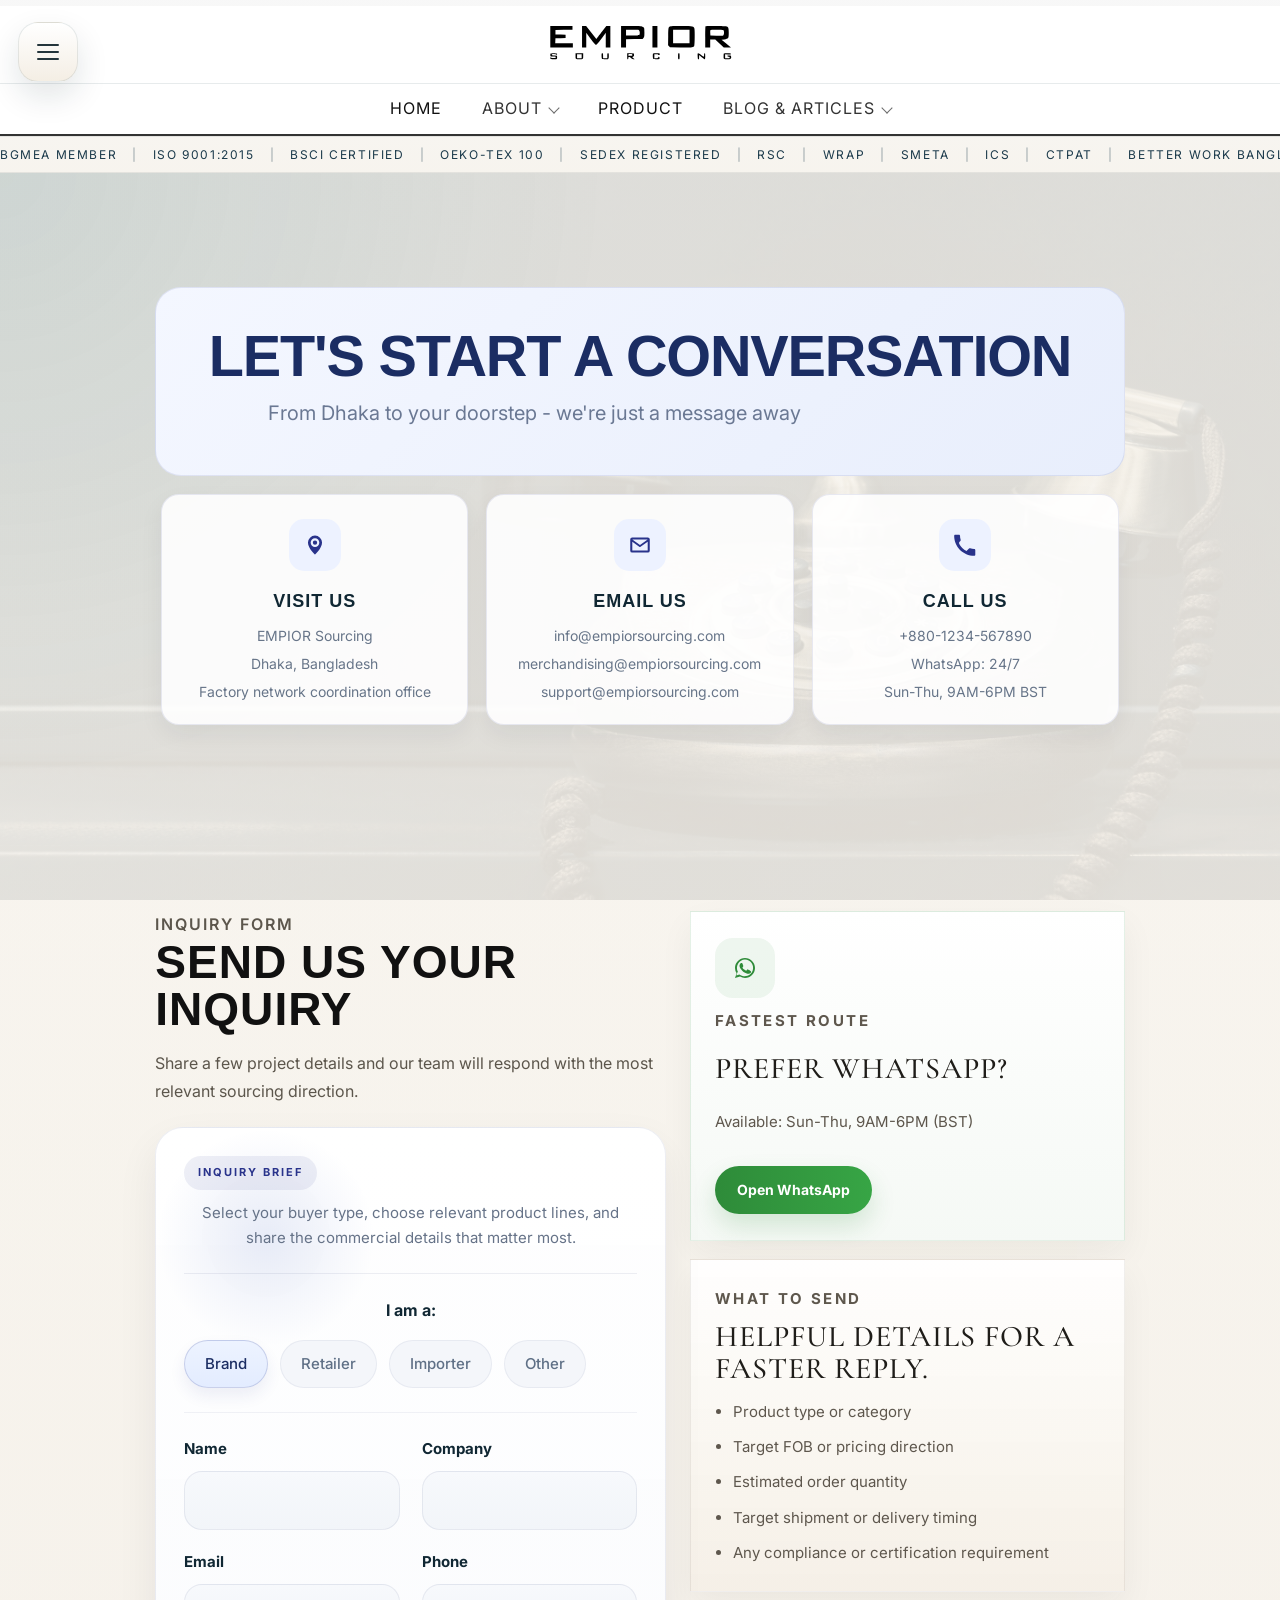
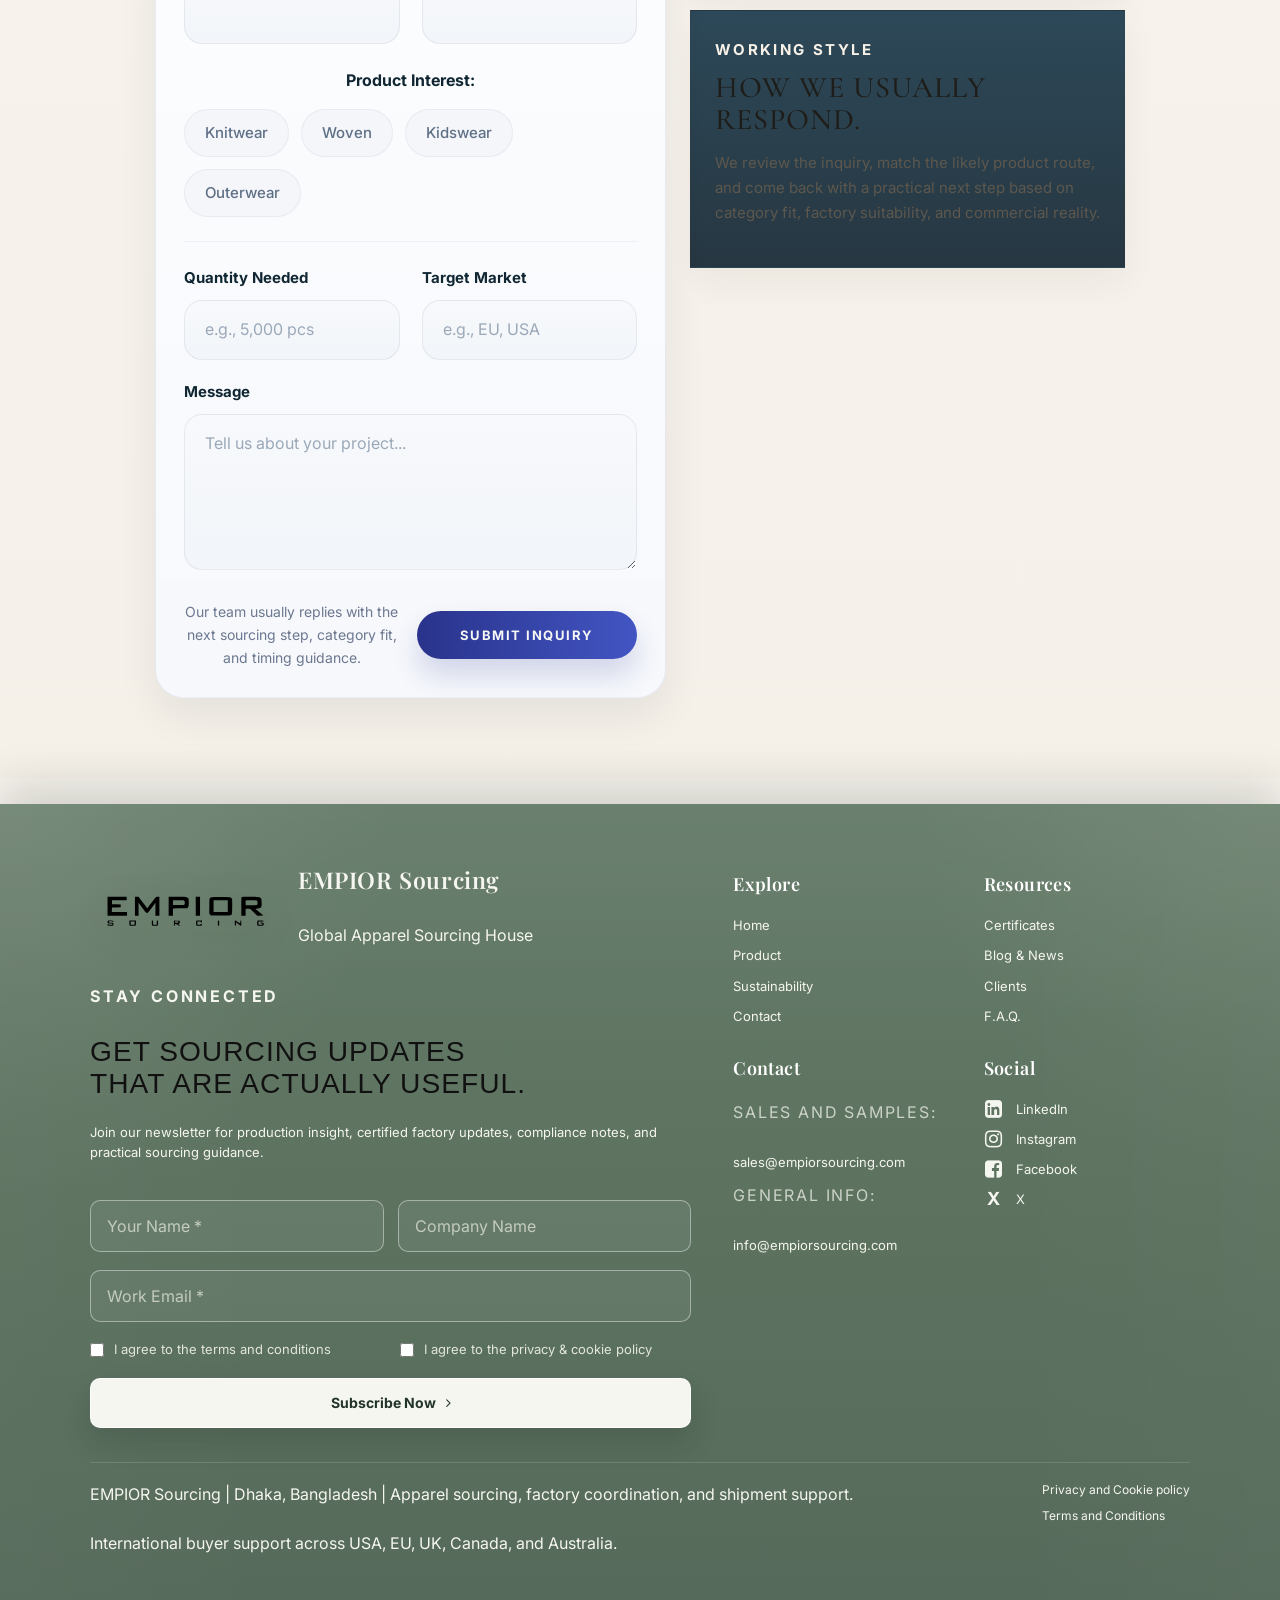
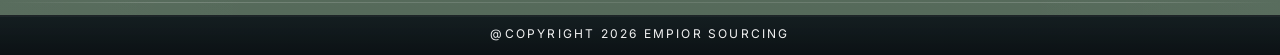
<file: contact.html>
<!doctype html>
<html lang="en">
<head>
  <meta charset="utf-8" />
  <meta name="viewport" content="width=device-width, initial-scale=1" />
  <title>EMPIOR Sourcing - Contact</title>
  <meta
    name="description"
    content="Contact EMPIOR Sourcing for product development, factory matching, compliance-aware sourcing, and bulk production support."
  />
  <link rel="stylesheet" href="style.css" />
  <link rel="preconnect" href="https://fonts.googleapis.com" />
  <link
    href="https://fonts.googleapis.com/css2?family=Baloo+Da+2:wght@400;500;600&family=Cormorant+Garamond:wght@400;500;600&family=Inter:wght@400;500;600;700;800&family=Playfair+Display:wght@500;600;700&display=swap"
    rel="stylesheet"
  />
  <link rel="stylesheet" href="https://cdnjs.cloudflare.com/ajax/libs/font-awesome/4.7.0/css/font-awesome.min.css" />
</head>
<body class="site-page contact-page">
 
  <header class="main-header">
    <div class="top-header">
      <div class="menu-icon left-menu">
        <button class="menu-trigger" type="button" aria-label="Open site menu" aria-expanded="false" aria-controls="leftMenuDropdown">
          <span></span>
          <span></span>
          <span></span>
        </button>
        <div class="left-menu-dropdown" id="leftMenuDropdown" role="menu" aria-hidden="true">
          <div class="side-menu-shell">
            <div class="side-menu-header">
              <div class="side-menu-brand">
                <img src="images/Empior-Logo-3.svg" alt="EMPIOR Sourcing logo" class="side-menu-logo" />
                
              </div>
              <button class="side-menu-close" type="button" aria-label="Close site menu">
                &times;
              </button>
            </div>
            <div class="side-menu-body">
              <div class="side-menu-section">
                <p class="side-menu-section-label">Core</p>
                <div class="side-menu-items">
                  <a href="index.html" role="menuitem">Home</a>
                  <a href="about.html" role="menuitem">About</a>
                  <a href="services.html" role="menuitem">Services</a>
                  <a href="products.html" role="menuitem">Product</a>
                </div>
              </div>
              <div class="side-menu-section">
                <p class="side-menu-section-label">Operations</p>
                <div class="side-menu-items">
                  <a href="factories.html" role="menuitem">Factories</a>
                  <a href="process.html" role="menuitem">Process</a>
                  <a href="quality.html" role="menuitem">Quality</a>
                  <a href="sustainability.html" role="menuitem">Sustainability</a>
                </div>
              </div>
              <div class="side-menu-section">
                <p class="side-menu-section-label">Insights</p>
                <div class="side-menu-items">
                  <a href="certificates.html" role="menuitem">Certificates</a>
                  <a href="clients.html" role="menuitem">Clients</a>
                  <a href="resources.html" role="menuitem">Blog &amp; Articles</a>
                  <a href="contact.html" role="menuitem" class="active">Contact</a>
                </div>
              </div>
              
            </div>
          </div>
        </div>
      </div>

      <div class="logo">
        <img src="images/Empior-Logo-3.svg" alt="EMPIOR Sourcing logo" class="logo-image" />
      </div>
    </div>

    <nav class="main-nav" aria-label="Primary navigation">
      <a href="index.html">Home</a>
      <div class="main-nav-item has-submenu">
        <button class="main-nav-link" type="button" aria-expanded="false" aria-controls="aboutNavSubmenu">About</button>
        <div class="main-nav-submenu" id="aboutNavSubmenu">
          <a href="about.html">About Overview</a>
          <a href="about.html#overview">Overview</a>
          <a href="about.html#story">Our Story</a>
          <a href="about.html#vision">Vision</a>
          <a href="about.html#team">Our Team</a>
          <a href="about.html#mission">Mission</a>
          <a href="about.html#principles">Principles</a>
          <a href="contact.html">Contact</a>
        </div>
      </div>
      <a href="products.html">Product</a>
      <div class="main-nav-item has-submenu">
        <button class="main-nav-link" type="button" aria-expanded="false" aria-controls="resourcesNavSubmenu">Blog &amp; Articles</button>
        <div class="main-nav-submenu main-nav-submenu-journal" id="resourcesNavSubmenu">
          <a href="resources.html">Overview</a>
          <a href="resources.html#featured-articles">Featured Articles</a>
          <a href="resources.html#latest-reads">Latest Reads</a>
          <a href="contact.html">Suggest A Topic</a>
        </div>
      </div>
    </nav>

    <div class="cert-strip">
      <div class="cert-strip-track">
        <div class="cert-strip-group">
          <span>BGMEA MEMBER</span>
          <span class="cert-strip-sep">|</span>
          <span>ISO 9001:2015</span>
          <span class="cert-strip-sep">|</span>
          <span>BSCI CERTIFIED</span>
          <span class="cert-strip-sep">|</span>
          <span>OEKO-TEX 100</span>
          <span class="cert-strip-sep">|</span>
          <span>SEDEX REGISTERED</span>
          <span class="cert-strip-sep">|</span>
          <span>RSC</span>
          <span class="cert-strip-sep">|</span>
          <span>WRAP</span>
          <span class="cert-strip-sep">|</span>
          <span>SMETA</span>
          <span class="cert-strip-sep">|</span>
          <span>ICS</span>
          <span class="cert-strip-sep">|</span>
          <span>CTPAT</span>
          <span class="cert-strip-sep">|</span>
          <span>BETTER WORK BANGLADESH</span>
          <span class="cert-strip-sep">|</span>
          <span>GSV</span>
          <span class="cert-strip-sep">|</span>
          <span>GMP QUALITY</span>
          <span class="cert-strip-sep">|</span>
          <span>ISO 14001:2015</span>
          <span class="cert-strip-sep">|</span>
          <span>GOTS CERTIFIED</span>
          <span class="cert-strip-sep">|</span>
          <span>OCS 100</span>
          <span class="cert-strip-sep">|</span>
          <span>GRS (GLOBAL RECYCLED STANDARD)</span>
          <span class="cert-strip-sep">|</span>
          <span>RCS (RECYCLED CLAIM STANDARD)</span>
          <span class="cert-strip-sep">|</span>
          <span>HIGG FEM 3.0</span>
          <span class="cert-strip-sep">|</span>
          <span>BCI (BETTER COTTON INITIATIVE)</span>
          <span class="cert-strip-sep">|</span>
        </div>
        <div class="cert-strip-group" aria-hidden="true">
          <span>BGMEA MEMBER</span>
          <span class="cert-strip-sep">|</span>
          <span>ISO 9001:2015</span>
          <span class="cert-strip-sep">|</span>
          <span>BSCI CERTIFIED</span>
          <span class="cert-strip-sep">|</span>
          <span>OEKO-TEX 100</span>
          <span class="cert-strip-sep">|</span>
          <span>SEDEX REGISTERED</span>
          <span class="cert-strip-sep">|</span>
          <span>RSC</span>
          <span class="cert-strip-sep">|</span>
          <span>WRAP</span>
          <span class="cert-strip-sep">|</span>
          <span>SMETA</span>
          <span class="cert-strip-sep">|</span>
          <span>ICS</span>
          <span class="cert-strip-sep">|</span>
          <span>CTPAT</span>
          <span class="cert-strip-sep">|</span>
          <span>BETTER WORK BANGLADESH</span>
          <span class="cert-strip-sep">|</span>
          <span>GSV</span>
          <span class="cert-strip-sep">|</span>
          <span>GMP QUALITY</span>
          <span class="cert-strip-sep">|</span>
          <span>ISO 14001:2015</span>
          <span class="cert-strip-sep">|</span>
          <span>GOTS CERTIFIED</span>
          <span class="cert-strip-sep">|</span>
          <span>OCS 100</span>
          <span class="cert-strip-sep">|</span>
          <span>GRS (GLOBAL RECYCLED STANDARD)</span>
          <span class="cert-strip-sep">|</span>
          <span>RCS (RECYCLED CLAIM STANDARD)</span>
          <span class="cert-strip-sep">|</span>
          <span>HIGG FEM 3.0</span>
          <span class="cert-strip-sep">|</span>
          <span>BCI (BETTER COTTON INITIATIVE)</span>
          <span class="cert-strip-sep">|</span>
        </div>
      </div>
    </div>
  </header>

  <div class="menu-overlay" aria-hidden="true"></div>

  <main class="contact-main">

    <section class="contact-conversation">
      <div class="contact-conversation-hero">
        <h1>Let's Start a Conversation</h1>
        <p>From Dhaka to your doorstep - we're just a message away</p>
      </div>

      <div class="contact-conversation-grid">
        <article class="contact-conversation-card">
          <div class="contact-conversation-icon" aria-hidden="true">
            <svg viewBox="0 0 24 24">
              <path d="M12 21s-6.5-5.8-6.5-11.2A6.5 6.5 0 0 1 18.5 9.8C18.5 15.2 12 21 12 21zm0-15.2a4 4 0 1 0 0 8 4 4 0 0 0 0-8zm0 2a2 2 0 1 1 0 4 2 2 0 0 1 0-4z" />
            </svg>
          </div>
          <h3>Visit Us</h3>
          <p>EMPIOR Sourcing</p>
          <p>Dhaka, Bangladesh</p>
          <p>Factory network coordination office</p>
        </article>

        <article class="contact-conversation-card">
          <div class="contact-conversation-icon" aria-hidden="true">
            <svg viewBox="0 0 24 24">
              <path d="M3 6.8A1.8 1.8 0 0 1 4.8 5h14.4A1.8 1.8 0 0 1 21 6.8v10.4a1.8 1.8 0 0 1-1.8 1.8H4.8A1.8 1.8 0 0 1 3 17.2V6.8zm1.9.1 7.1 5.2 7.1-5.2H4.9zm14.2 10.2V8.9l-6.6 4.8a1 1 0 0 1-1.2 0L4.9 8.9v8.2h14.2z" />
            </svg>
          </div>
          <h3>Email Us</h3>
          <p>info@empiorsourcing.com</p>
          <p>merchandising@empiorsourcing.com</p>
          <p>support@empiorsourcing.com</p>
        </article>

        <article class="contact-conversation-card">
          <div class="contact-conversation-icon" aria-hidden="true">
            <svg viewBox="0 0 24 24">
              <path d="M6.6 10.8c1.5 3 3.9 5.3 6.8 6.8l2.3-2.3c.3-.3.7-.4 1.1-.3 1.2.4 2.4.6 3.7.6.6 0 1 .4 1 1V21c0 .6-.4 1-1 1C10.3 22 2 13.7 2 3.5 2 2.9 2.4 2.5 3 2.5h3.4c.6 0 1 .4 1 1 0 1.3.2 2.5.6 3.7.1.4 0 .8-.3 1.1l-1.1 1.1z" />
            </svg>
          </div>
          <h3>Call Us</h3>
          <p>+880-1234-567890</p>
          <p>WhatsApp: 24/7</p>
          <p>Sun-Thu, 9AM-6PM BST</p>
        </article>
      </div>
    </section>

    <section class="contact-layout" id="contact-form">
      <div class="contact-form-wrap">
        <div class="contact-section-head">
          <p class="section-kicker">Inquiry Form</p>
          <h2>Send Us Your Inquiry</h2>
          <p>Share a few project details and our team will respond with the most relevant sourcing direction.</p>
        </div>

        <form class="contact-inquiry-card">
          <div class="contact-form-intro">
            <span class="contact-form-badge">Inquiry Brief</span>
            <p>Select your buyer type, choose relevant product lines, and share the commercial details that matter most.</p>
          </div>

          <div class="contact-choice-group">
            <span class="contact-group-label">I am a:</span>
            <div class="contact-chip-row">
              <label class="contact-chip">
                <input type="radio" name="buyerType" value="Brand" checked />
                <span>Brand</span>
              </label>
              <label class="contact-chip">
                <input type="radio" name="buyerType" value="Retailer" />
                <span>Retailer</span>
              </label>
              <label class="contact-chip">
                <input type="radio" name="buyerType" value="Importer" />
                <span>Importer</span>
              </label>
              <label class="contact-chip">
                <input type="radio" name="buyerType" value="Other" />
                <span>Other</span>
              </label>
            </div>
          </div>

          <div class="contact-form-grid">
            <label class="contact-field">
              <span>Name</span>
              <input type="text" placeholder="" required />
            </label>
            <label class="contact-field">
              <span>Company</span>
              <input type="text" placeholder="" required />
            </label>
            <label class="contact-field">
              <span>Email</span>
              <input type="email" placeholder="" required />
            </label>
            <label class="contact-field">
              <span>Phone</span>
              <input type="tel" placeholder="" />
            </label>
          </div>

          <div class="contact-choice-group">
            <span class="contact-group-label">Product Interest:</span>
            <div class="contact-chip-row">
              <label class="contact-chip">
                <input type="checkbox" name="productInterest" value="Knitwear" />
                <span>Knitwear</span>
              </label>
              <label class="contact-chip">
                <input type="checkbox" name="productInterest" value="Woven" />
                <span>Woven</span>
              </label>
              <label class="contact-chip">
                <input type="checkbox" name="productInterest" value="Kidswear" />
                <span>Kidswear</span>
              </label>
              <label class="contact-chip">
                <input type="checkbox" name="productInterest" value="Outerwear" />
                <span>Outerwear</span>
              </label>
            </div>
          </div>

          <div class="contact-form-grid">
            <label class="contact-field">
              <span>Quantity Needed</span>
              <input type="text" placeholder="e.g., 5,000 pcs" />
            </label>
            <label class="contact-field">
              <span>Target Market</span>
              <input type="text" placeholder="e.g., EU, USA" />
            </label>
            <label class="contact-field contact-field-full">
              <span>Message</span>
              <textarea placeholder="Tell us about your project..." required></textarea>
            </label>
          </div>

          <div class="contact-submit-row">
            <p>Our team usually replies with the next sourcing step, category fit, and timing guidance.</p>
            <button class="hero-btn contact-submit" type="submit">Submit Inquiry</button>
          </div>
        </form>
      </div>

      <div class="contact-info-stack">
        <article class="contact-info-card contact-whatsapp-card">
          <div class="contact-whatsapp-icon" aria-hidden="true">
            <svg viewBox="0 0 24 24">
              <path d="M20 11.9c0 4.4-3.6 8-8 8-1.4 0-2.8-.4-4-1.1L4 20l1.3-3.8A7.9 7.9 0 0 1 4 11.9c0-4.4 3.6-8 8-8s8 3.6 8 8zm-8-6.7A6.7 6.7 0 0 0 6.3 15l-.4.6-.8 2.3 2.4-.8.6.4a6.7 6.7 0 1 0 3.9-12.3zm3.8 8.6c-.2-.1-1.2-.6-1.4-.7-.2-.1-.3-.1-.5.1l-.6.7c-.1.1-.3.2-.5.1-.2-.1-.9-.3-1.7-1-.6-.5-1-1.1-1.1-1.3-.1-.2 0-.3.1-.4l.3-.4.2-.3c.1-.1.1-.2 0-.4 0-.1-.5-1.3-.7-1.8-.2-.4-.3-.4-.5-.4h-.4c-.1 0-.4.1-.6.3-.2.2-.8.8-.8 1.9s.8 2.2.9 2.3c.1.1 1.6 2.5 4 3.4 2.3.9 2.3.6 2.8.6.4-.1 1.2-.5 1.4-1 .2-.5.2-.9.1-1-.1-.1-.2-.1-.4-.2z" />
            </svg>
          </div>
          <p class="contact-info-tag">Fastest Route</p>
          <h3>Prefer WhatsApp?</h3>
          <p>Available: Sun-Thu, 9AM-6PM (BST)</p>
          <a class="contact-whatsapp-btn" href="https://wa.me/8801234567890">Open WhatsApp</a>
        </article>

        <article class="contact-info-card">
          <p class="contact-info-tag">What To Send</p>
          <h3>Helpful details for a faster reply.</h3>
          <ul>
            <li>Product type or category</li>
            <li>Target FOB or pricing direction</li>
            <li>Estimated order quantity</li>
            <li>Target shipment or delivery timing</li>
            <li>Any compliance or certification requirement</li>
          </ul>
        </article>

        <article class="contact-info-card contact-info-card-dark">
          <p class="contact-info-tag">Working Style</p>
          <h3>How we usually respond.</h3>
          <p>
            We review the inquiry, match the likely product route, and come back with a practical next step based on category fit,
            factory suitability, and commercial reality.
          </p>
        </article>
      </div>
    </section>


  </main>

    <footer class="footer">
    <div class="container footer-shell">
            <div class="footer-newsletter">
        <div class="footer-newsletter-intro">
          <div class="footer-brand-lockup">
            <img src="images/Empior-Logo-3.svg" alt="EMPIOR Sourcing logo" class="footer-brand-image" />
            <div class="footer-brand-copy">
              <p class="footer-brand-caption">EMPIOR Sourcing</p>
              <p class="footer-brand-note">Global Apparel Sourcing House</p>
            </div>
          </div>

          <div class="footer-newsletter-head">
            <p class="footer-newsletter-kicker">Stay Connected</p>
            <h2 class="footer-newsletter-title">Get sourcing updates that are actually useful.</h2>
            <p class="footer-newsletter-copy">
              Join our newsletter for production insight, certified factory updates, compliance notes, and practical sourcing guidance.
            </p>
          </div>
        </div>

        <form class="footer-newsletter-form">
          <div class="footer-newsletter-grid">
            <input type="text" name="name" placeholder="Your Name *" aria-label="Your Name" />
            <input type="text" name="company" placeholder="Company Name" aria-label="Company Name" />
          </div>
          <input type="email" name="email" placeholder="Work Email *" aria-label="Work Email" />
          <div class="footer-consent-row">
            <label class="footer-check">
              <input type="checkbox" name="terms" />
              <span>I agree to the <a href="terms.html">terms and conditions</a></span>
            </label>
            <label class="footer-check">
              <input type="checkbox" name="privacy" />
              <span>I agree to the <a href="privacy.html">privacy &amp; cookie policy</a></span>
            </label>
          </div>
          <button type="submit" class="footer-join-btn">Subscribe Now <i class="fa fa-angle-right" aria-hidden="true"></i></button>
        </form>
      </div>

      <div class="footer-links-panel">
        <div class="footer-link-columns">
          <div class="footer-link-group">
            <h4 class="footer-title">Explore</h4>
            <a class="footer-link" href="index.html">Home</a>
            <a class="footer-link" href="products.html">Product</a>
            <a class="footer-link" href="sustainability.html">Sustainability</a>
            <a class="footer-link" href="contact.html">Contact</a>
          </div>

          <div class="footer-link-group">
            <h4 class="footer-title">Resources</h4>
            <a class="footer-link" href="certificates.html">Certificates</a>
            <a class="footer-link" href="resources.html">Blog &amp; News</a>
            <a class="footer-link" href="clients.html">Clients</a>
            <a class="footer-link" href="contact.html">F.A.Q.</a>
          </div>

          <div class="footer-link-group">
            <h4 class="footer-title">Contact</h4>
            <p class="footer-contact-line">Sales and samples:</p>
            <a class="footer-link" href="mailto:sales@empiorsourcing.com">sales@empiorsourcing.com</a>
            <p class="footer-contact-line">General Info:</p>
            <a class="footer-link" href="mailto:info@empiorsourcing.com">info@empiorsourcing.com</a>
          </div>

          <div class="footer-link-group">
            <h4 class="footer-title">Social</h4>
            <a class="footer-social-row" href="https://linkedin.com" aria-label="LinkedIn"><i
                class="fa fa-linkedin-square" aria-hidden="true"></i><span>LinkedIn</span></a>
            <a class="footer-social-row" href="https://instagram.com" aria-label="Instagram"><i class="fa fa-instagram"
                aria-hidden="true"></i><span>Instagram</span></a>
            <a class="footer-social-row" href="https://facebook.com" aria-label="Facebook"><i
                class="fa fa-facebook-square" aria-hidden="true"></i><span>Facebook</span></a>
            <a class="footer-social-row" href="https://x.com" aria-label="X"><span
                class="footer-social-x">X</span><span>X</span></a>
          </div>
        </div>
      </div>
    </div>

    <div class="container footer-legal-row">
      <div class="footer-legal-copy">
        <p>EMPIOR Sourcing | Dhaka, Bangladesh | Apparel sourcing, factory coordination, and shipment support.</p>
        <p>International buyer support across USA, EU, UK, Canada, and Australia.</p>
      </div>
      <div class="footer-legal-links">
        <a href="privacy.html">Privacy and Cookie policy</a>
        <a href="terms.html">Terms and Conditions</a>
      </div>
    </div>

        <div class="footer-bottom-bar">
      <div class="container footer-bottom-inner">
        <span class="footer-bottom-copy">@Copyright 2026 EMPIOR Sourcing</span>
      </div>
    </div>
  </footer>

  <script>
    function initMenu() {
      const menuTrigger = document.querySelector(".menu-trigger");
      const menuDropdown = document.querySelector(".left-menu-dropdown");
      const menuOverlay = document.querySelector(".menu-overlay");
      const menuClose = document.querySelector(".side-menu-close");
      const menuBody = menuDropdown?.querySelector(".side-menu-body");
      if (!menuTrigger || !menuDropdown) return;

      if (menuDropdown.parentElement !== document.body) {
        document.body.appendChild(menuDropdown);
      }

      const scrollRegion = menuBody || menuDropdown;

      const openMenu = () => {
        menuDropdown.classList.add("open");
        scrollRegion.scrollTop = 0;
        document.body.classList.add("menu-open");
        menuTrigger.setAttribute("aria-expanded", "true");
        menuDropdown.setAttribute("aria-hidden", "false");
        if (menuOverlay) {
          menuOverlay.classList.add("show");
          menuOverlay.setAttribute("aria-hidden", "false");
        }
      };

      const closeMenu = () => {
        menuDropdown.classList.remove("open");
        document.body.classList.remove("menu-open");
        menuTrigger.setAttribute("aria-expanded", "false");
        menuDropdown.setAttribute("aria-hidden", "true");
        if (menuOverlay) {
          menuOverlay.classList.remove("show");
          menuOverlay.setAttribute("aria-hidden", "true");
        }
      };

      menuTrigger.addEventListener("click", (event) => {
        event.stopPropagation();
        if (menuDropdown.classList.contains("open")) {
          closeMenu();
        } else {
          openMenu();
        }
      });

      if (menuClose) {
        menuClose.addEventListener("click", (event) => {
          event.preventDefault();
          event.stopPropagation();
          closeMenu();
        });
      }

      if (menuOverlay) {
        menuOverlay.addEventListener("click", closeMenu);
      }

      menuDropdown.addEventListener("click", (event) => {
        event.stopPropagation();
      });

      document.addEventListener("click", (event) => {
        if (!menuDropdown.contains(event.target) && !menuTrigger.contains(event.target)) {
          closeMenu();
        }
      });

      document.addEventListener("keydown", (event) => {
        if (event.key === "Escape") closeMenu();
      });

      menuDropdown.querySelectorAll('a[role="menuitem"]').forEach((link) => {
        link.addEventListener("click", closeMenu);
      });

      closeMenu();
    }

        function initNavSubmenus() {
      const navItems = document.querySelectorAll(".main-nav-item.has-submenu");
      if (!navItems.length) return;

      const closeAllSubmenus = (exceptItem = null) => {
        navItems.forEach((item) => {
          const button = item.querySelector(".main-nav-link");
          const isOpen = item === exceptItem;
          item.classList.toggle("is-open", isOpen);
          if (button) {
            button.setAttribute("aria-expanded", String(isOpen));
          }
        });
      };

      navItems.forEach((item) => {
        const button = item.querySelector(".main-nav-link");
        if (!button) return;

        button.addEventListener("click", (event) => {
          event.preventDefault();
          event.stopPropagation();
          const willOpen = !item.classList.contains("is-open");
          closeAllSubmenus(willOpen ? item : null);
        });
      });

      document.addEventListener("click", (event) => {
        if (!event.target.closest(".main-nav-item.has-submenu")) {
          closeAllSubmenus();
        }
      });

      document.addEventListener("keydown", (event) => {
        if (event.key === "Escape") {
          closeAllSubmenus();
        }
      });
    }
    function initScrollReveal() {
      const revealItems = document.querySelectorAll("main > section");
      if (!revealItems.length) return;

      revealItems.forEach((item, index) => {
        item.classList.add("scroll-reveal");
        item.style.transitionDelay = `${Math.min(index * 50, 220)}ms`;
      });

      if (!("IntersectionObserver" in window)) {
        revealItems.forEach((item) => item.classList.add("is-visible"));
        return;
      }

      const observer = new IntersectionObserver(
        (entries) => {
          entries.forEach((entry) => {
            if (entry.isIntersecting) {
              entry.target.classList.add("is-visible");
              observer.unobserve(entry.target);
            }
          });
        },
        { threshold: 0.12, rootMargin: "0px 0px -8% 0px" }
      );

      revealItems.forEach((item) => observer.observe(item));
    }

    initMenu();
    initNavSubmenus();
    initScrollReveal();
  </script>
</body>
</html>
</file>
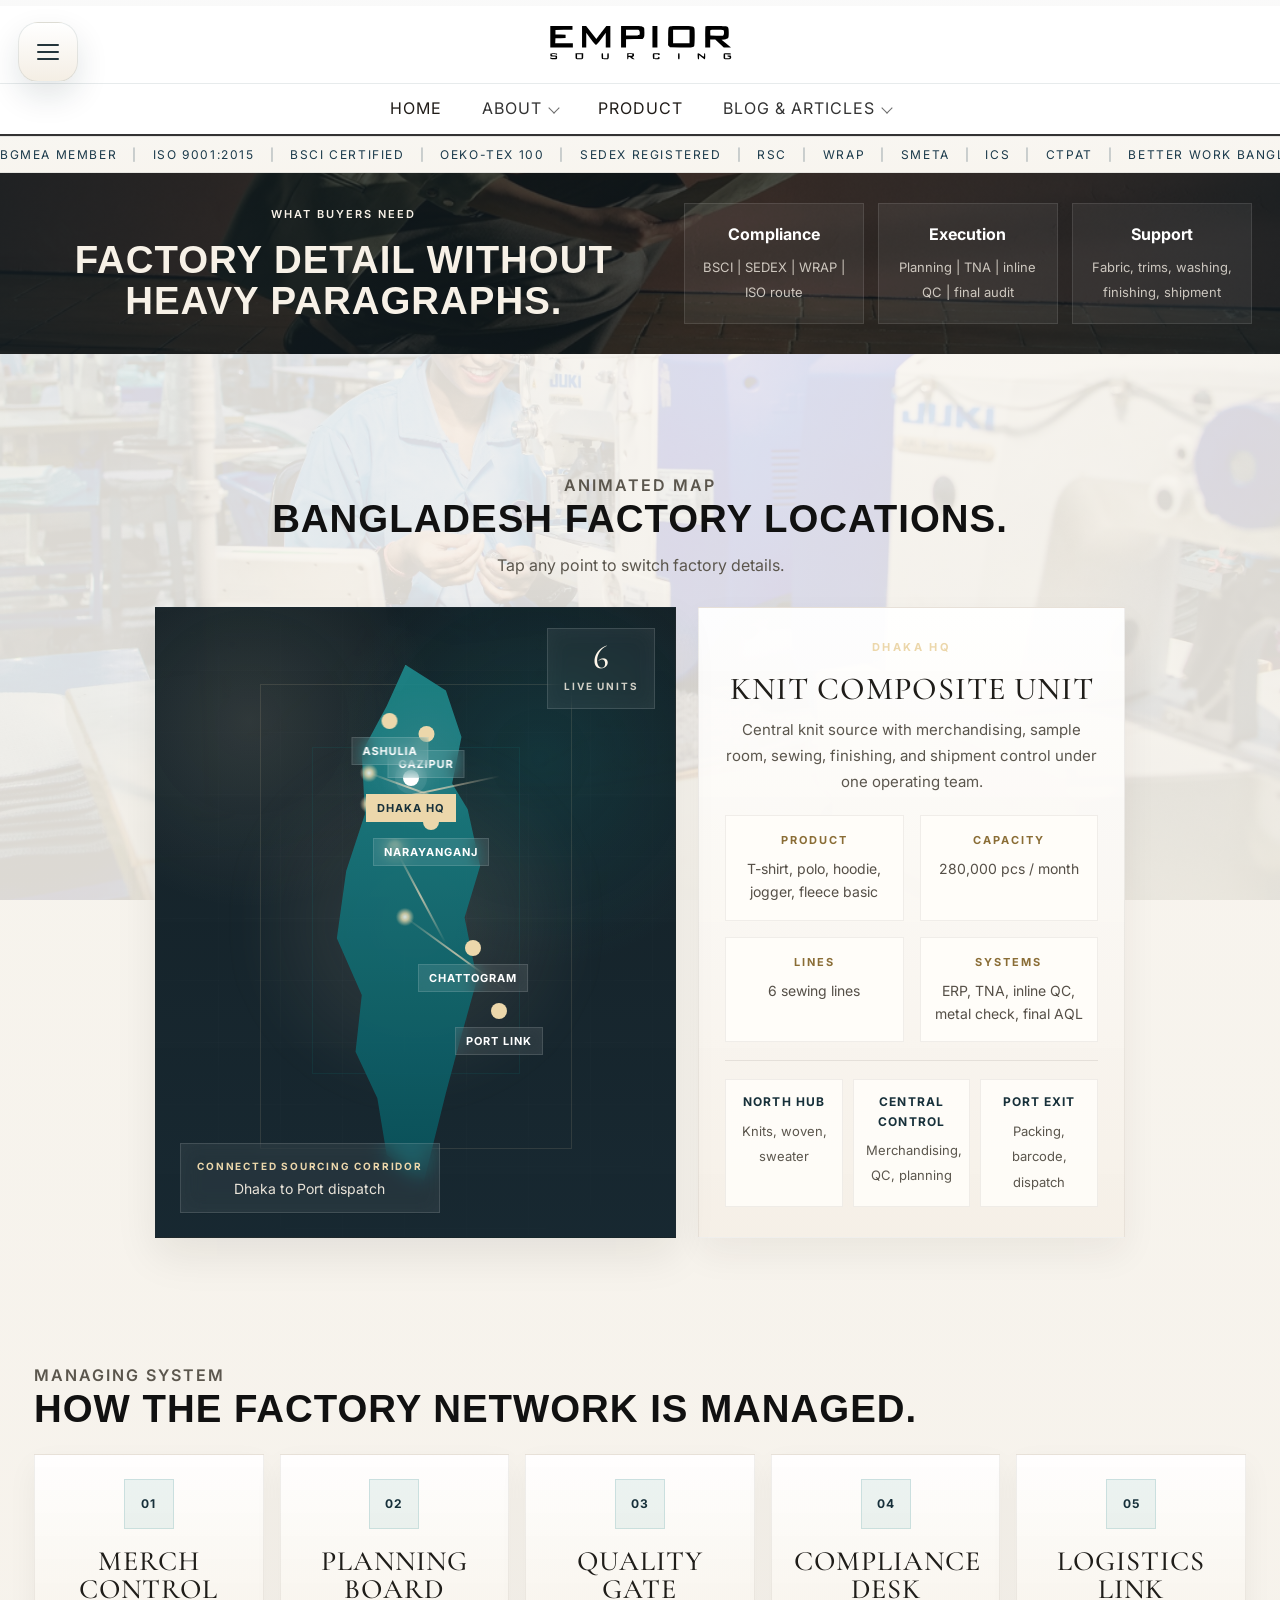
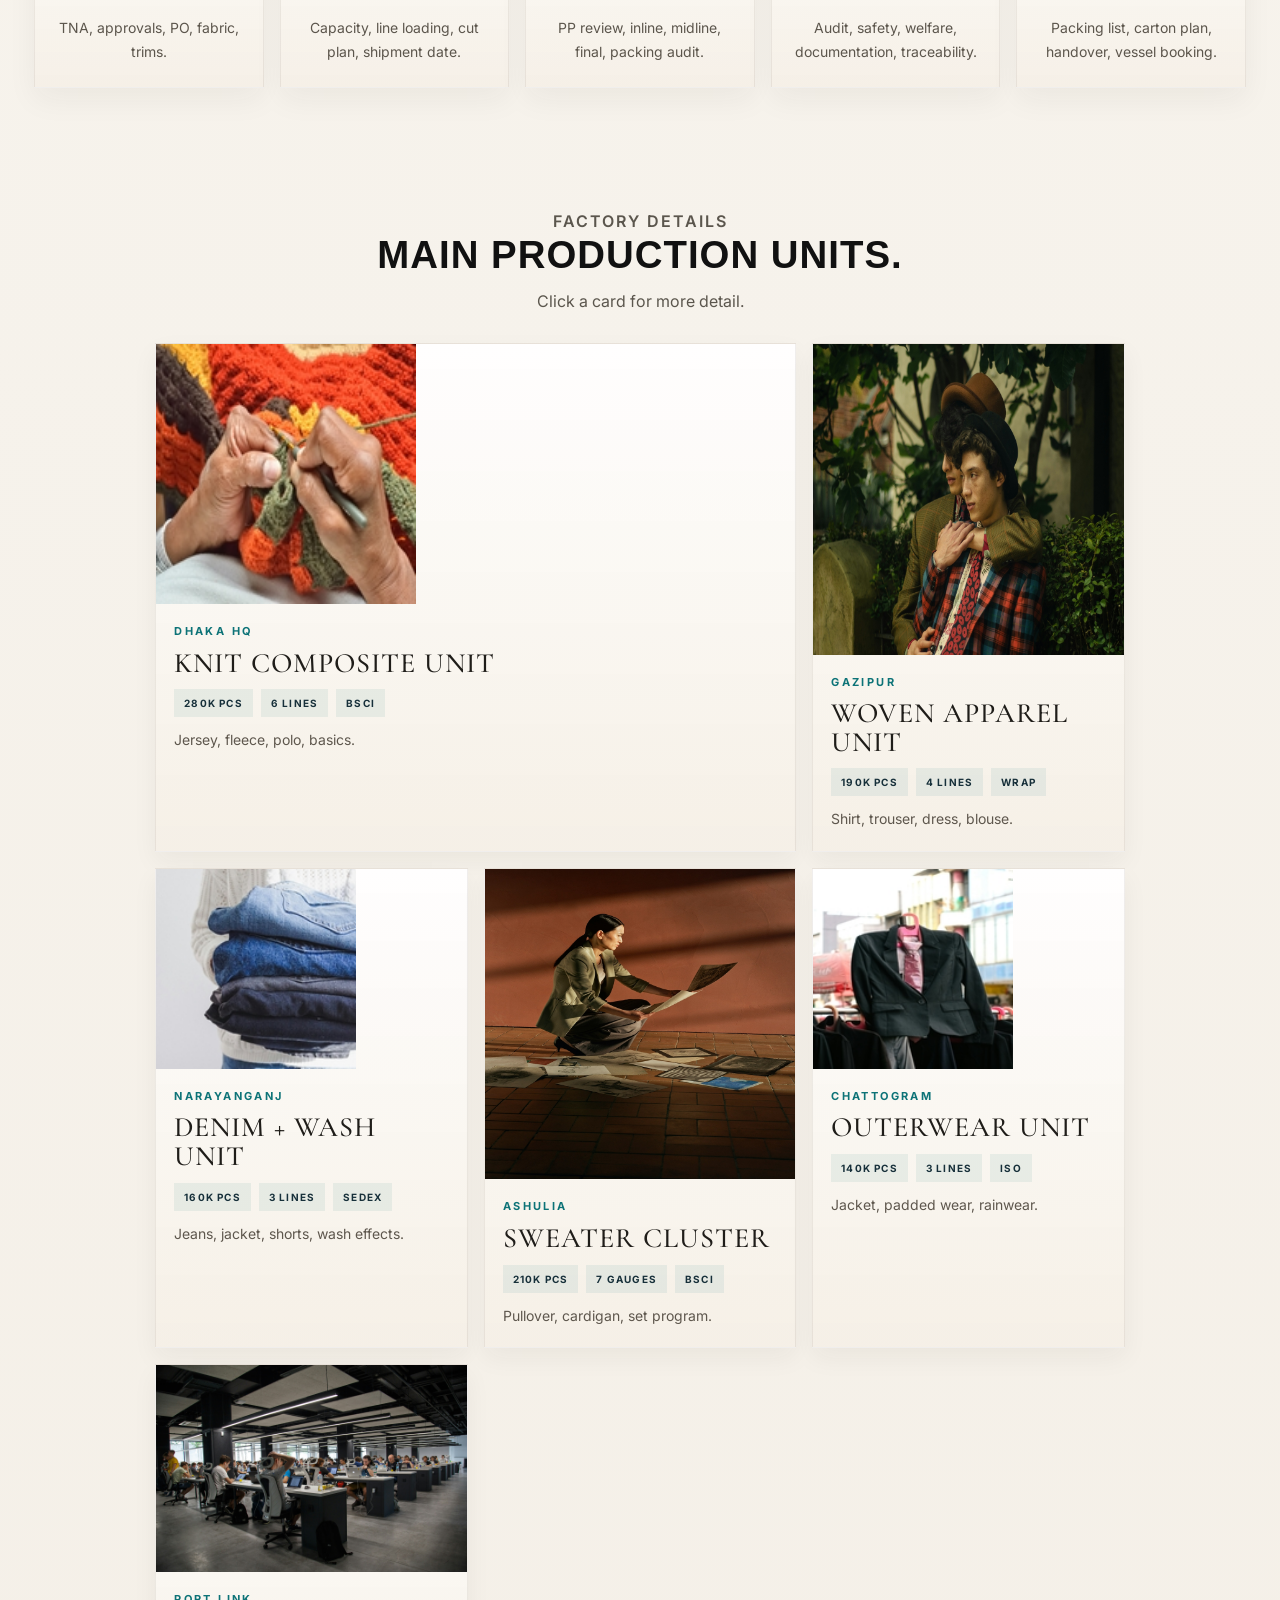
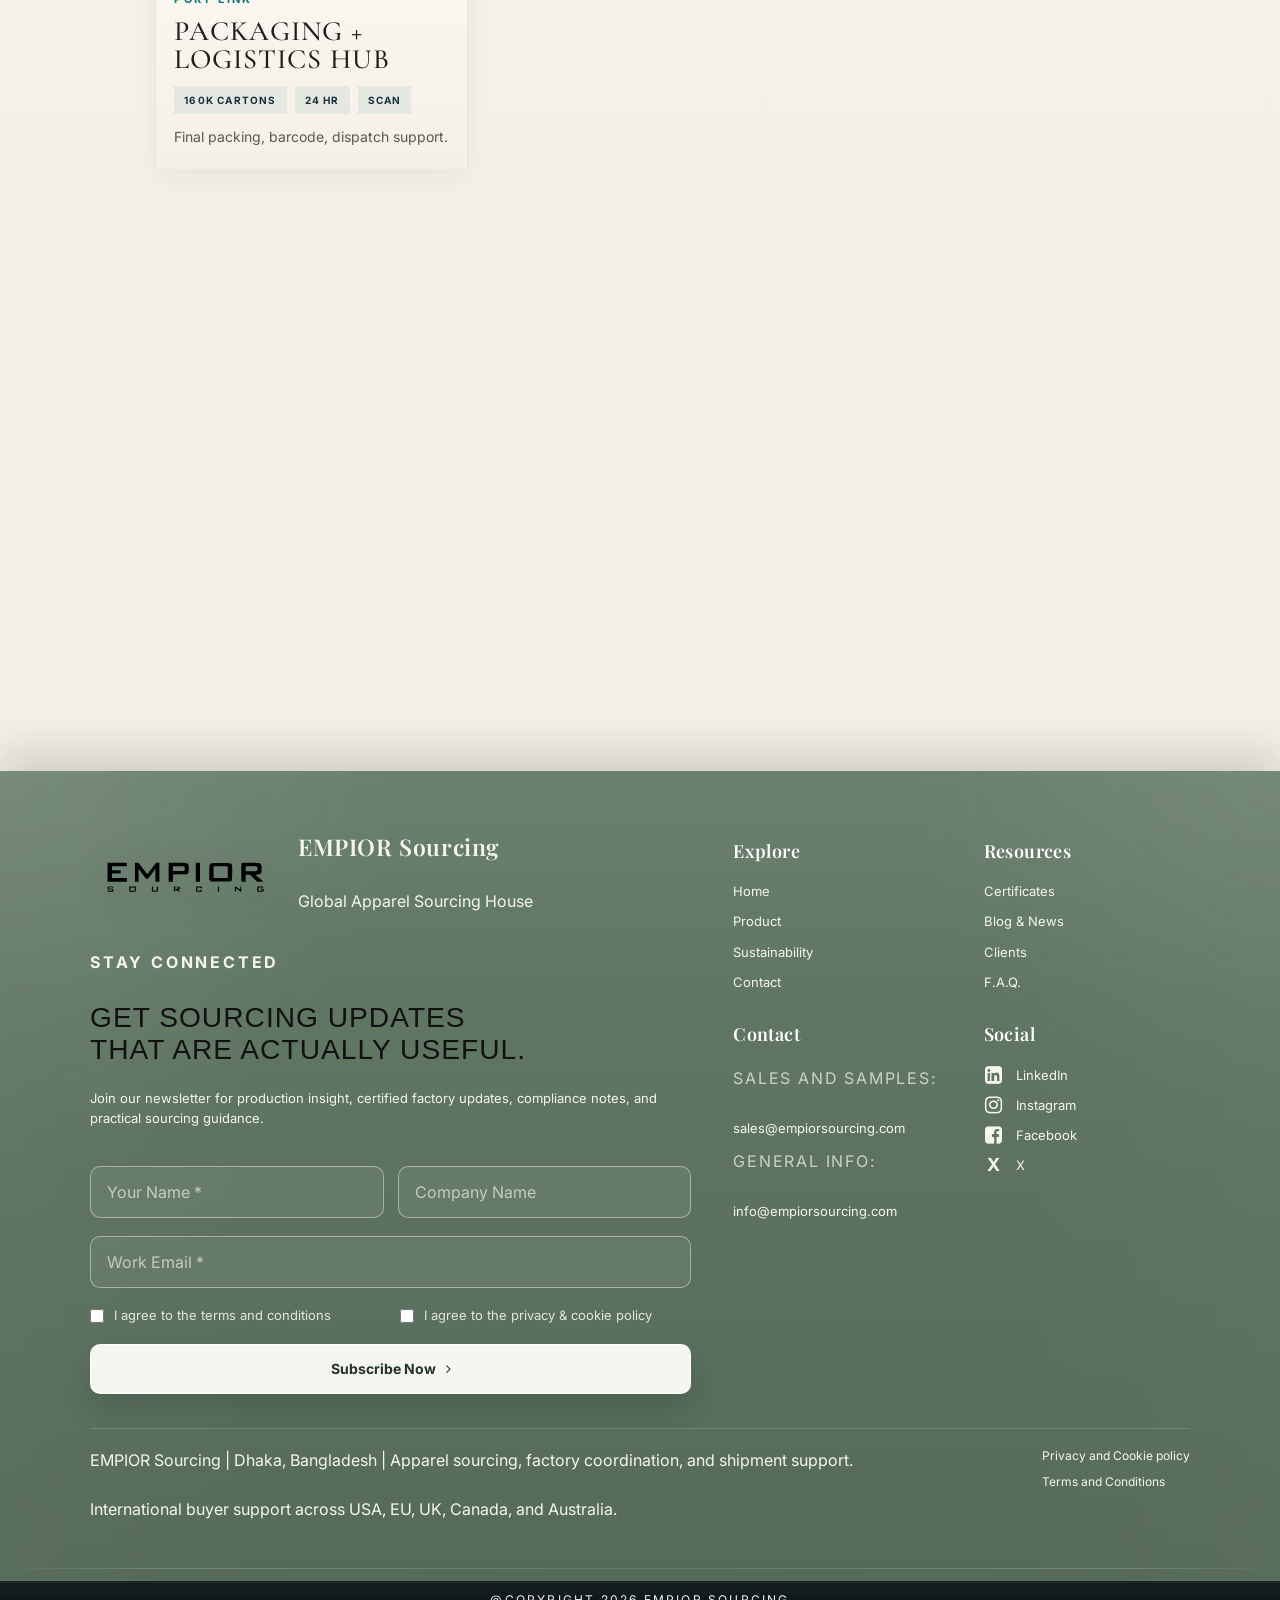
<file: factories.html>
<!doctype html>
<html lang="en">
<head>
  <meta charset="utf-8" />
  <meta name="viewport" content="width=device-width, initial-scale=1" />
  <title>EMPIOR Sourcing - Factories</title>
  <meta
    name="description"
    content="Explore EMPIOR Sourcing factory network, management systems, and production locations across Bangladesh."
  />
  <link rel="stylesheet" href="style.css" />
  <link rel="preconnect" href="https://fonts.googleapis.com" />
  <link
    href="https://fonts.googleapis.com/css2?family=Baloo+Da+2:wght@400;500;600&family=Cormorant+Garamond:wght@400;500;600&family=Inter:wght@400;500;600;700;800&family=Playfair+Display:wght@500;600;700&display=swap"
    rel="stylesheet"
  />
  <link rel="stylesheet" href="https://cdnjs.cloudflare.com/ajax/libs/font-awesome/4.7.0/css/font-awesome.min.css" />
</head>
<body class="site-page factories-page">
  <header class="main-header">
    <div class="top-header">
      <div class="menu-icon left-menu">
        <button class="menu-trigger" type="button" aria-label="Open site menu" aria-expanded="false" aria-controls="leftMenuDropdown">
          <span></span>
          <span></span>
          <span></span>
        </button>
        <div class="left-menu-dropdown" id="leftMenuDropdown" role="menu" aria-hidden="true">
          <div class="side-menu-shell">
            <div class="side-menu-header">
              <div class="side-menu-brand">
                <img src="images/Empior-Logo-3.svg" alt="EMPIOR Sourcing logo" class="side-menu-logo" />
                
              </div>
              <button class="side-menu-close" type="button" aria-label="Close site menu">
                &times;
              </button>
            </div>
            <div class="side-menu-body">
              <div class="side-menu-section">
                <p class="side-menu-section-label">Core</p>
                <div class="side-menu-items">
                  <a href="index.html" role="menuitem">Home</a>
                  <a href="about.html" role="menuitem">About</a>
                  <a href="services.html" role="menuitem">Services</a>
                  <a href="products.html" role="menuitem">Product</a>
                </div>
              </div>
              <div class="side-menu-section">
                <p class="side-menu-section-label">Operations</p>
                <div class="side-menu-items">
                  <a href="factories.html" role="menuitem" class="active">Factories</a>
                  <a href="process.html" role="menuitem">Process</a>
                  <a href="quality.html" role="menuitem">Quality</a>
                  <a href="sustainability.html" role="menuitem">Sustainability</a>
                </div>
              </div>
              <div class="side-menu-section">
                <p class="side-menu-section-label">Insights</p>
                <div class="side-menu-items">
                  <a href="certificates.html" role="menuitem">Certificates</a>
                  <a href="clients.html" role="menuitem">Clients</a>
                  <a href="resources.html" role="menuitem">Blog &amp; Articles</a>
                  <a href="contact.html" role="menuitem">Contact</a>
                </div>
              </div>
              
            </div>
          </div>
        </div>
      </div>

      <div class="logo">
        <img src="images/Empior-Logo-3.svg" alt="EMPIOR Sourcing logo" class="logo-image" />
      </div>
    </div>

    <nav class="main-nav" aria-label="Primary navigation">
      <a href="index.html">Home</a>
      <div class="main-nav-item has-submenu">
        <button class="main-nav-link" type="button" aria-expanded="false" aria-controls="aboutNavSubmenu">About</button>
        <div class="main-nav-submenu" id="aboutNavSubmenu">
          <a href="about.html">About Overview</a>
          <a href="about.html#overview">Overview</a>
          <a href="about.html#story">Our Story</a>
          <a href="about.html#vision">Vision</a>
          <a href="about.html#team">Our Team</a>
          <a href="about.html#mission">Mission</a>
          <a href="about.html#principles">Principles</a>
          <a href="contact.html">Contact</a>
        </div>
      </div>
      <a href="products.html">Product</a>
      <div class="main-nav-item has-submenu">
        <button class="main-nav-link" type="button" aria-expanded="false" aria-controls="resourcesNavSubmenu">Blog &amp; Articles</button>
        <div class="main-nav-submenu main-nav-submenu-journal" id="resourcesNavSubmenu">
          <a href="resources.html">Overview</a>
          <a href="resources.html#featured-articles">Featured Articles</a>
          <a href="resources.html#latest-reads">Latest Reads</a>
          <a href="contact.html">Suggest A Topic</a>
        </div>
      </div>
    </nav>

    <div class="cert-strip">
      <div class="cert-strip-track">
        <div class="cert-strip-group">
          <span>BGMEA MEMBER</span>
          <span class="cert-strip-sep">|</span>
          <span>ISO 9001:2015</span>
          <span class="cert-strip-sep">|</span>
          <span>BSCI CERTIFIED</span>
          <span class="cert-strip-sep">|</span>
          <span>OEKO-TEX 100</span>
          <span class="cert-strip-sep">|</span>
          <span>SEDEX REGISTERED</span>
          <span class="cert-strip-sep">|</span>
          <span>RSC</span>
          <span class="cert-strip-sep">|</span>
          <span>WRAP</span>
          <span class="cert-strip-sep">|</span>
          <span>SMETA</span>
          <span class="cert-strip-sep">|</span>
          <span>ICS</span>
          <span class="cert-strip-sep">|</span>
          <span>CTPAT</span>
          <span class="cert-strip-sep">|</span>
          <span>BETTER WORK BANGLADESH</span>
          <span class="cert-strip-sep">|</span>
          <span>GSV</span>
          <span class="cert-strip-sep">|</span>
          <span>GMP QUALITY</span>
          <span class="cert-strip-sep">|</span>
          <span>ISO 14001:2015</span>
          <span class="cert-strip-sep">|</span>
          <span>GOTS CERTIFIED</span>
          <span class="cert-strip-sep">|</span>
          <span>OCS 100</span>
          <span class="cert-strip-sep">|</span>
          <span>GRS (GLOBAL RECYCLED STANDARD)</span>
          <span class="cert-strip-sep">|</span>
          <span>RCS (RECYCLED CLAIM STANDARD)</span>
          <span class="cert-strip-sep">|</span>
          <span>HIGG FEM 3.0</span>
          <span class="cert-strip-sep">|</span>
          <span>BCI (BETTER COTTON INITIATIVE)</span>
          <span class="cert-strip-sep">|</span>
        </div>

        <div class="cert-strip-group" aria-hidden="true">
          <span>BGMEA MEMBER</span>
          <span class="cert-strip-sep">|</span>
          <span>ISO 9001:2015</span>
          <span class="cert-strip-sep">|</span>
          <span>BSCI CERTIFIED</span>
          <span class="cert-strip-sep">|</span>
          <span>OEKO-TEX 100</span>
          <span class="cert-strip-sep">|</span>
          <span>SEDEX REGISTERED</span>
          <span class="cert-strip-sep">|</span>
          <span>RSC</span>
          <span class="cert-strip-sep">|</span>
          <span>WRAP</span>
          <span class="cert-strip-sep">|</span>
          <span>SMETA</span>
          <span class="cert-strip-sep">|</span>
          <span>ICS</span>
          <span class="cert-strip-sep">|</span>
          <span>CTPAT</span>
          <span class="cert-strip-sep">|</span>
          <span>BETTER WORK BANGLADESH</span>
          <span class="cert-strip-sep">|</span>
          <span>GSV</span>
          <span class="cert-strip-sep">|</span>
          <span>GMP QUALITY</span>
          <span class="cert-strip-sep">|</span>
          <span>ISO 14001:2015</span>
          <span class="cert-strip-sep">|</span>
          <span>GOTS CERTIFIED</span>
          <span class="cert-strip-sep">|</span>
          <span>OCS 100</span>
          <span class="cert-strip-sep">|</span>
          <span>GRS (GLOBAL RECYCLED STANDARD)</span>
          <span class="cert-strip-sep">|</span>
          <span>RCS (RECYCLED CLAIM STANDARD)</span>
          <span class="cert-strip-sep">|</span>
          <span>HIGG FEM 3.0</span>
          <span class="cert-strip-sep">|</span>
          <span>BCI (BETTER COTTON INITIATIVE)</span>
          <span class="cert-strip-sep">|</span>
        </div>
      </div>
    </div>
  </header>

  <div class="menu-overlay" aria-hidden="true"></div>

  <main class="factories-main">
    <section class="factories-band scroll-reveal">
      <div class="factories-band-copy">
        <p class="section-kicker">What Buyers Need</p>
        <h2>Factory detail without heavy paragraphs.</h2>
      </div>
      <div class="factories-band-metrics">
        <div class="factories-band-metric">
          <strong>Compliance</strong>
          <span>BSCI | SEDEX | WRAP | ISO route</span>
        </div>
        <div class="factories-band-metric">
          <strong>Execution</strong>
          <span>Planning | TNA | inline QC | final audit</span>
        </div>
        <div class="factories-band-metric">
          <strong>Support</strong>
          <span>Fabric, trims, washing, finishing, shipment</span>
        </div>
      </div>
    </section>

    <section class="factories-map-section scroll-reveal" id="factory-map">
      <div class="factories-section-head">
        <p class="section-kicker">Animated Map</p>
        <h2>Bangladesh factory locations.</h2>
        <p>Tap any point to switch factory details.</p>
      </div>

      <div class="factories-map-layout">
        <div class="factories-map-stage" aria-label="Bangladesh operations map">
          <div class="factories-map-grid" aria-hidden="true"></div>
          <div class="factories-map-glow"></div>
          <div class="factories-map-orbit orbit-1" aria-hidden="true"></div>
          <div class="factories-map-orbit orbit-2" aria-hidden="true"></div>
          <div class="factories-map-hub" aria-hidden="true">
            <strong>6</strong>
            <span>Live Units</span>
          </div>
          <div class="factories-map-silhouette"></div>
          <div class="factories-map-line map-line-1"></div>
          <div class="factories-map-line map-line-2"></div>
          <div class="factories-map-line map-line-3"></div>
          <div class="factories-map-line map-line-4"></div>

          <button class="factory-pin pin-dhaka is-active" type="button" data-factory="dhakaKnit" aria-label="Dhaka knit composite factory">
            <span></span>
            <small>Dhaka HQ</small>
          </button>
          <button class="factory-pin pin-gazipur" type="button" data-factory="gazipurWoven" aria-label="Gazipur woven factory">
            <span></span>
            <small>Gazipur</small>
          </button>
          <button class="factory-pin pin-narayanganj" type="button" data-factory="narayanganjDenim" aria-label="Narayanganj denim factory">
            <span></span>
            <small>Narayanganj</small>
          </button>
          <button class="factory-pin pin-ashulia" type="button" data-factory="ashuliaSweater" aria-label="Ashulia sweater factory">
            <span></span>
            <small>Ashulia</small>
          </button>
          <button class="factory-pin pin-chattogram" type="button" data-factory="chattogramOuterwear" aria-label="Chattogram outerwear factory">
            <span></span>
            <small>Chattogram</small>
          </button>
          <button class="factory-pin pin-port" type="button" data-factory="portPackaging" aria-label="Port packaging and logistics hub">
            <span></span>
            <small>Port Link</small>
          </button>

          <div class="factories-map-note" aria-hidden="true">
            <p>Connected sourcing corridor</p>
            <span>Dhaka to Port dispatch</span>
          </div>
        </div>

        <aside class="factories-map-card" id="factoryMapCard">
          <p class="factories-map-card-label" id="factoryMapLabel">Dhaka HQ</p>
          <h3 id="factoryMapTitle">Knit Composite Unit</h3>
          <p class="factories-map-card-copy" id="factoryMapCopy">Sampling, knitting, sewing, finishing, merchandising, quality, and shipment control.</p>
          <div class="factories-map-card-grid">
            <div>
              <span>Product</span>
              <p id="factoryMapProduct">T-shirt, polo, hoodie, trouser</p>
            </div>
            <div>
              <span>Capacity</span>
              <p id="factoryMapCapacity">280,000 pcs / month</p>
            </div>
            <div>
              <span>Lines</span>
              <p id="factoryMapLines">6 sewing lines</p>
            </div>
            <div>
              <span>Systems</span>
              <p id="factoryMapSystems">ERP, inline QC, metal, AQL</p>
            </div>
          </div>
          <div class="factories-map-legend" aria-hidden="true">
            <div>
              <strong>North Hub</strong>
              <span>Knits, woven, sweater</span>
            </div>
            <div>
              <strong>Central Control</strong>
              <span>Merchandising, QC, planning</span>
            </div>
            <div>
              <strong>Port Exit</strong>
              <span>Packing, barcode, dispatch</span>
            </div>
          </div>
        </aside>
      </div>
    </section>

    <section class="factories-systems scroll-reveal" id="factory-systems">
      <div class="factories-section-head factories-section-head-left">
        <p class="section-kicker">Managing System</p>
        <h2>How the factory network is managed.</h2>
      </div>
      <div class="factories-systems-grid">
        <article class="factory-system-card">
          <span>01</span>
          <h3>Merch Control</h3>
          <p>TNA, approvals, PO, fabric, trims.</p>
        </article>
        <article class="factory-system-card">
          <span>02</span>
          <h3>Planning Board</h3>
          <p>Capacity, line loading, cut plan, shipment date.</p>
        </article>
        <article class="factory-system-card">
          <span>03</span>
          <h3>Quality Gate</h3>
          <p>PP review, inline, midline, final, packing audit.</p>
        </article>
        <article class="factory-system-card">
          <span>04</span>
          <h3>Compliance Desk</h3>
          <p>Audit, safety, welfare, documentation, traceability.</p>
        </article>
        <article class="factory-system-card">
          <span>05</span>
          <h3>Logistics Link</h3>
          <p>Packing list, carton plan, handover, vessel booking.</p>
        </article>
      </div>
    </section>

    <section class="factories-grid-section scroll-reveal" id="factory-grid">
      <div class="factories-section-head">
        <p class="section-kicker">Factory Details</p>
        <h2>Main production units.</h2>
        <p>Click a card for more detail.</p>
      </div>
      <div class="factories-grid">
        <button class="factory-card factory-card-feature" type="button" data-factory="dhakaKnit">
          <div class="factory-card-media">
            <img src="images/10 (2).jpg" alt="Knit composite garment factory" />
          </div>
          <div class="factory-card-body">
            <p class="factory-card-type">Dhaka HQ</p>
            <h3>Knit Composite Unit</h3>
            <div class="factory-card-stats">
              <span>280k pcs</span>
              <span>6 lines</span>
              <span>BSCI</span>
            </div>
            <p>Jersey, fleece, polo, basics.</p>
          </div>
        </button>
        <button class="factory-card" type="button" data-factory="gazipurWoven">
          <div class="factory-card-media">
            <img src="images/back 5.jpg" alt="Woven garment factory" />
          </div>
          <div class="factory-card-body">
            <p class="factory-card-type">Gazipur</p>
            <h3>Woven Apparel Unit</h3>
            <div class="factory-card-stats">
              <span>190k pcs</span>
              <span>4 lines</span>
              <span>WRAP</span>
            </div>
            <p>Shirt, trouser, dress, blouse.</p>
          </div>
        </button>
        <button class="factory-card" type="button" data-factory="narayanganjDenim">
          <div class="factory-card-media">
            <img src="images/10 (3).jpg" alt="Denim washing and sewing facility" />
          </div>
          <div class="factory-card-body">
            <p class="factory-card-type">Narayanganj</p>
            <h3>Denim + Wash Unit</h3>
            <div class="factory-card-stats">
              <span>160k pcs</span>
              <span>3 lines</span>
              <span>SEDEX</span>
            </div>
            <p>Jeans, jacket, shorts, wash effects.</p>
          </div>
        </button>
        <button class="factory-card" type="button" data-factory="ashuliaSweater">
          <div class="factory-card-media">
            <img src="images/back 4.jpg" alt="Sweater knitting factory" />
          </div>
          <div class="factory-card-body">
            <p class="factory-card-type">Ashulia</p>
            <h3>Sweater Cluster</h3>
            <div class="factory-card-stats">
              <span>210k pcs</span>
              <span>7 gauges</span>
              <span>BSCI</span>
            </div>
            <p>Pullover, cardigan, set program.</p>
          </div>
        </button>
        <button class="factory-card" type="button" data-factory="chattogramOuterwear">
          <div class="factory-card-media">
            <img src="images/10 (1).jpg" alt="Outerwear garment manufacturing" />
          </div>
          <div class="factory-card-body">
            <p class="factory-card-type">Chattogram</p>
            <h3>Outerwear Unit</h3>
            <div class="factory-card-stats">
              <span>140k pcs</span>
              <span>3 lines</span>
              <span>ISO</span>
            </div>
            <p>Jacket, padded wear, rainwear.</p>
          </div>
        </button>
        <button class="factory-card" type="button" data-factory="portPackaging">
          <div class="factory-card-media">
            <img src="images/service.jpg" alt="Packaging and logistics hub" />
          </div>
          <div class="factory-card-body">
            <p class="factory-card-type">Port Link</p>
            <h3>Packaging + Logistics Hub</h3>
            <div class="factory-card-stats">
              <span>160k cartons</span>
              <span>24 hr</span>
              <span>Scan</span>
            </div>
            <p>Final packing, barcode, dispatch support.</p>
          </div>
        </button>
      </div>
    </section>

    <section class="factories-flow scroll-reveal">
      <div class="factories-section-head factories-section-head-left">
        <p class="section-kicker">Factory Flow</p>
        <h2>From order to shipment.</h2>
      </div>
      <div class="factories-flow-grid">
        <article>
          <span>01</span>
          <h3>Booking</h3>
          <p>Style, BOM, target, calendar.</p>
        </article>
        <article>
          <span>02</span>
          <h3>Pre-Prod</h3>
          <p>Lab dip, fit, PP sample, risk review.</p>
        </article>
        <article>
          <span>03</span>
          <h3>Bulk Run</h3>
          <p>Cutting, sewing, inline QC, output follow-up.</p>
        </article>
        <article>
          <span>04</span>
          <h3>Finish</h3>
          <p>Metal, needle, AQL, packing, handover.</p>
        </article>
      </div>
    </section>
  </main>

    <footer class="footer">
    <div class="container footer-shell">
            <div class="footer-newsletter">
        <div class="footer-newsletter-intro">
          <div class="footer-brand-lockup">
            <img src="images/Empior-Logo-3.svg" alt="EMPIOR Sourcing logo" class="footer-brand-image" />
            <div class="footer-brand-copy">
              <p class="footer-brand-caption">EMPIOR Sourcing</p>
              <p class="footer-brand-note">Global Apparel Sourcing House</p>
            </div>
          </div>

          <div class="footer-newsletter-head">
            <p class="footer-newsletter-kicker">Stay Connected</p>
            <h2 class="footer-newsletter-title">Get sourcing updates that are actually useful.</h2>
            <p class="footer-newsletter-copy">
              Join our newsletter for production insight, certified factory updates, compliance notes, and practical sourcing guidance.
            </p>
          </div>
        </div>

        <form class="footer-newsletter-form">
          <div class="footer-newsletter-grid">
            <input type="text" name="name" placeholder="Your Name *" aria-label="Your Name" />
            <input type="text" name="company" placeholder="Company Name" aria-label="Company Name" />
          </div>
          <input type="email" name="email" placeholder="Work Email *" aria-label="Work Email" />
          <div class="footer-consent-row">
            <label class="footer-check">
              <input type="checkbox" name="terms" />
              <span>I agree to the <a href="terms.html">terms and conditions</a></span>
            </label>
            <label class="footer-check">
              <input type="checkbox" name="privacy" />
              <span>I agree to the <a href="privacy.html">privacy &amp; cookie policy</a></span>
            </label>
          </div>
          <button type="submit" class="footer-join-btn">Subscribe Now <i class="fa fa-angle-right" aria-hidden="true"></i></button>
        </form>
      </div>

      <div class="footer-links-panel">
        <div class="footer-link-columns">
          <div class="footer-link-group">
            <h4 class="footer-title">Explore</h4>
            <a class="footer-link" href="index.html">Home</a>
            <a class="footer-link" href="products.html">Product</a>
            <a class="footer-link" href="sustainability.html">Sustainability</a>
            <a class="footer-link" href="contact.html">Contact</a>
          </div>

          <div class="footer-link-group">
            <h4 class="footer-title">Resources</h4>
            <a class="footer-link" href="certificates.html">Certificates</a>
            <a class="footer-link" href="resources.html">Blog &amp; News</a>
            <a class="footer-link" href="clients.html">Clients</a>
            <a class="footer-link" href="contact.html">F.A.Q.</a>
          </div>

          <div class="footer-link-group">
            <h4 class="footer-title">Contact</h4>
            <p class="footer-contact-line">Sales and samples:</p>
            <a class="footer-link" href="mailto:sales@empiorsourcing.com">sales@empiorsourcing.com</a>
            <p class="footer-contact-line">General Info:</p>
            <a class="footer-link" href="mailto:info@empiorsourcing.com">info@empiorsourcing.com</a>
          </div>

          <div class="footer-link-group">
            <h4 class="footer-title">Social</h4>
            <a class="footer-social-row" href="https://linkedin.com" aria-label="LinkedIn"><i
                class="fa fa-linkedin-square" aria-hidden="true"></i><span>LinkedIn</span></a>
            <a class="footer-social-row" href="https://instagram.com" aria-label="Instagram"><i class="fa fa-instagram"
                aria-hidden="true"></i><span>Instagram</span></a>
            <a class="footer-social-row" href="https://facebook.com" aria-label="Facebook"><i
                class="fa fa-facebook-square" aria-hidden="true"></i><span>Facebook</span></a>
            <a class="footer-social-row" href="https://x.com" aria-label="X"><span
                class="footer-social-x">X</span><span>X</span></a>
          </div>
        </div>
      </div>
    </div>

    <div class="container footer-legal-row">
      <div class="footer-legal-copy">
        <p>EMPIOR Sourcing | Dhaka, Bangladesh | Apparel sourcing, factory coordination, and shipment support.</p>
        <p>International buyer support across USA, EU, UK, Canada, and Australia.</p>
      </div>
      <div class="footer-legal-links">
        <a href="privacy.html">Privacy and Cookie policy</a>
        <a href="terms.html">Terms and Conditions</a>
      </div>
    </div>

        <div class="footer-bottom-bar">
      <div class="container footer-bottom-inner">
        <span class="footer-bottom-copy">@Copyright 2026 EMPIOR Sourcing</span>
      </div>
    </div>
  </footer>

  <div class="product-modal factory-modal" id="factoryModal" aria-hidden="true" role="dialog" aria-modal="true" aria-labelledby="factoryModalTitle">
    <div class="product-modal-backdrop" data-close-factory-modal="true"></div>
    <div class="product-modal-dialog">
      <button class="product-modal-close" type="button" aria-label="Close factory details" data-close-factory-modal="true">&times;</button>
      <p class="product-modal-type" id="factoryModalType">Factory</p>
      <h2 id="factoryModalTitle">Factory Details</h2>
      <p class="product-modal-copy" id="factoryModalCopy"></p>
      <div class="product-modal-meta">
        <div>
          <span>Product Focus</span>
          <p id="factoryModalProducts"></p>
        </div>
        <div>
          <span>Capacity</span>
          <p id="factoryModalCapacity"></p>
        </div>
        <div>
          <span>Management</span>
          <p id="factoryModalSystems"></p>
        </div>
      </div>
      <div class="product-modal-meta">
        <div>
          <span>Machines</span>
          <p id="factoryModalMachines"></p>
        </div>
        <div>
          <span>Compliance</span>
          <p id="factoryModalCompliance"></p>
        </div>
        <div>
          <span>Lead Time</span>
          <p id="factoryModalLead"></p>
        </div>
      </div>
      <div class="product-modal-actions">
        <a href="contact.html" class="hero-btn">Request Factory Profile</a>
        <a href="quality.html" class="editorial-link">See Quality Page</a>
      </div>
    </div>
  </div>
  <script>
    function initMenu() {
      const menuTrigger = document.querySelector(".menu-trigger");
      const menuDropdown = document.querySelector(".left-menu-dropdown");
      const menuOverlay = document.querySelector(".menu-overlay");
      const menuClose = document.querySelector(".side-menu-close");
      const menuBody = menuDropdown?.querySelector(".side-menu-body");
      if (!menuTrigger || !menuDropdown) return;

      if (menuDropdown.parentElement !== document.body) {
        document.body.appendChild(menuDropdown);
      }

      const scrollRegion = menuBody || menuDropdown;

      const openMenu = () => {
        menuDropdown.classList.add("open");
        scrollRegion.scrollTop = 0;
        document.body.classList.add("menu-open");
        menuTrigger.setAttribute("aria-expanded", "true");
        menuDropdown.setAttribute("aria-hidden", "false");
        if (menuOverlay) {
          menuOverlay.classList.add("show");
          menuOverlay.setAttribute("aria-hidden", "false");
        }
      };

      const closeMenu = () => {
        menuDropdown.classList.remove("open");
        document.body.classList.remove("menu-open");
        menuTrigger.setAttribute("aria-expanded", "false");
        menuDropdown.setAttribute("aria-hidden", "true");
        if (menuOverlay) {
          menuOverlay.classList.remove("show");
          menuOverlay.setAttribute("aria-hidden", "true");
        }
      };

      menuTrigger.addEventListener("click", (event) => {
        event.stopPropagation();
        if (menuDropdown.classList.contains("open")) {
          closeMenu();
        } else {
          openMenu();
        }
      });

      if (menuClose) {
        menuClose.addEventListener("click", (event) => {
          event.preventDefault();
          event.stopPropagation();
          closeMenu();
        });
      }

      if (menuOverlay) {
        menuOverlay.addEventListener("click", closeMenu);
      }

      menuDropdown.addEventListener("click", (event) => {
        event.stopPropagation();
      });

      document.addEventListener("click", (event) => {
        if (!menuDropdown.contains(event.target) && !menuTrigger.contains(event.target)) {
          closeMenu();
        }
      });

      document.addEventListener("keydown", (event) => {
        if (event.key === "Escape") closeMenu();
      });

      menuDropdown.querySelectorAll('a[role="menuitem"]').forEach((link) => {
        link.addEventListener("click", closeMenu);
      });

      closeMenu();
    }

        function initNavSubmenus() {
      const navItems = document.querySelectorAll(".main-nav-item.has-submenu");
      if (!navItems.length) return;

      const closeAllSubmenus = (exceptItem = null) => {
        navItems.forEach((item) => {
          const button = item.querySelector(".main-nav-link");
          const isOpen = item === exceptItem;
          item.classList.toggle("is-open", isOpen);
          if (button) {
            button.setAttribute("aria-expanded", String(isOpen));
          }
        });
      };

      navItems.forEach((item) => {
        const button = item.querySelector(".main-nav-link");
        if (!button) return;

        button.addEventListener("click", (event) => {
          event.preventDefault();
          event.stopPropagation();
          const willOpen = !item.classList.contains("is-open");
          closeAllSubmenus(willOpen ? item : null);
        });
      });

      document.addEventListener("click", (event) => {
        if (!event.target.closest(".main-nav-item.has-submenu")) {
          closeAllSubmenus();
        }
      });

      document.addEventListener("keydown", (event) => {
        if (event.key === "Escape") {
          closeAllSubmenus();
        }
      });
    }
    function initScrollReveal() {
      const revealItems = document.querySelectorAll("main > section");
      if (!revealItems.length) return;

      revealItems.forEach((item, index) => {
        item.classList.add("scroll-reveal");
        item.style.transitionDelay = `${Math.min(index * 50, 220)}ms`;
      });

      if (!("IntersectionObserver" in window)) {
        revealItems.forEach((item) => item.classList.add("is-visible"));
        return;
      }

      const observer = new IntersectionObserver(
        (entries) => {
          entries.forEach((entry) => {
            if (entry.isIntersecting) {
              entry.target.classList.add("is-visible");
              observer.unobserve(entry.target);
            }
          });
        },
        { threshold: 0.12, rootMargin: "0px 0px -8% 0px" }
      );

      revealItems.forEach((item) => observer.observe(item));
    }

    function initFactoryExperience() {
      const factoryData = {
        dhakaKnit: {
          label: "Dhaka HQ",
          type: "Knit Composite Factory",
          title: "Knit Composite Unit",
          copy: "Central knit source with merchandising, sample room, sewing, finishing, and shipment control under one operating team.",
          product: "T-shirt, polo, hoodie, jogger, fleece basic",
          capacity: "280,000 pcs / month",
          lines: "6 sewing lines",
          systems: "ERP, TNA, inline QC, metal check, final AQL",
          products: "Jersey, pique, fleece, French terry",
          machines: "Auto spread, flatlock, overlock, bartack, fusing",
          compliance: "BSCI, OEKO-TEX route, fire and safety monitored",
          lead: "90 to 110 days"
        },
        gazipurWoven: {
          label: "Gazipur",
          type: "Woven Factory",
          title: "Woven Apparel Unit",
          copy: "Buyer-focused woven partner for shirts, bottoms, dresses, and light outer pieces with balanced capacity and trim control.",
          product: "Shirt, trouser, blouse, dress, shorts",
          capacity: "190,000 pcs / month",
          lines: "4 modular lines",
          systems: "Planning board, PP meeting, inline and final audit",
          products: "Cotton woven, twill, poplin, viscose blend",
          machines: "Lockstitch, button attach, buttonhole, snap, fusing",
          compliance: "WRAP, social compliance, needle policy",
          lead: "100 to 120 days"
        },
        narayanganjDenim: {
          label: "Narayanganj",
          type: "Denim Factory",
          title: "Denim + Wash Unit",
          copy: "Denim cut-sew-wash support for bottoms and jackets with wash recipe control, shade review, and final hand-feel balancing.",
          product: "Jeans, jacket, short, skirt",
          capacity: "160,000 pcs / month",
          lines: "3 heavy-duty lines",
          systems: "Wash approval, shade band, torque test, final audit",
          products: "Rigid denim, stretch denim, black denim",
          machines: "Feed-off-arm, rivet, loop setter, whisker, laser support",
          compliance: "SEDEX, chemical handling control, ETP-linked wash route",
          lead: "110 to 130 days"
        },
        ashuliaSweater: {
          label: "Ashulia",
          type: "Sweater Factory",
          title: "Sweater Cluster",
          copy: "Vertical sweater support with yarn planning, gauge mapping, linking, wash, and finishing for repeat winter programs.",
          product: "Pullover, cardigan, vest, knit set",
          capacity: "210,000 pcs / month",
          lines: "7 gauge programs",
          systems: "Yarn lot control, panel review, measurement gate",
          products: "Cotton sweater, acrylic blend, viscose nylon blend",
          machines: "Stoll flat knit, linking, steam press, needle detect",
          compliance: "BSCI, welfare and overtime tracking",
          lead: "95 to 115 days"
        },
        chattogramOuterwear: {
          label: "Chattogram",
          type: "Outerwear Factory",
          title: "Outerwear Unit",
          copy: "Structured factory for jacket and padded programs where seam construction, hardware setting, and final weather protection matter.",
          product: "Jacket, padded vest, rainwear, utility shell",
          capacity: "140,000 pcs / month",
          lines: "3 specialized lines",
          systems: "Seam check, insulation control, final water test",
          products: "Poly shell, bonded fabric, padded quality",
          machines: "Seam seal, quilting, snap, heat press, ultrasonic support",
          compliance: "ISO-managed workflow, safety and trace checks",
          lead: "110 to 135 days"
        },
        portPackaging: {
          label: "Port Link",
          type: "Packaging & Logistics Hub",
          title: "Packaging + Logistics Hub",
          copy: "Final carton, barcode, assortment, scan, and handover support close to dispatch movement for clean export execution.",
          product: "Final pack, ratio pack, flat pack, pallet prep",
          capacity: "160,000 cartons / month",
          lines: "24-hour dispatch support",
          systems: "Carton scan, assortment check, shipping marks, handover file",
          products: "Carton, poly, hanger, barcode, label finishing",
          machines: "Barcode scan, carton seal, weight check, pallet wrap",
          compliance: "Security control, shipment document matching",
          lead: "24 to 48 hour dispatch window"
        }
      };

      const pins = document.querySelectorAll(".factory-pin[data-factory]");
      const cards = document.querySelectorAll(".factory-card[data-factory]");
      const modal = document.getElementById("factoryModal");
      const mapLabel = document.getElementById("factoryMapLabel");
      const mapTitle = document.getElementById("factoryMapTitle");
      const mapCopy = document.getElementById("factoryMapCopy");
      const mapProduct = document.getElementById("factoryMapProduct");
      const mapCapacity = document.getElementById("factoryMapCapacity");
      const mapLines = document.getElementById("factoryMapLines");
      const mapSystems = document.getElementById("factoryMapSystems");
      const modalType = document.getElementById("factoryModalType");
      const modalTitle = document.getElementById("factoryModalTitle");
      const modalCopy = document.getElementById("factoryModalCopy");
      const modalProducts = document.getElementById("factoryModalProducts");
      const modalCapacity = document.getElementById("factoryModalCapacity");
      const modalSystems = document.getElementById("factoryModalSystems");
      const modalMachines = document.getElementById("factoryModalMachines");
      const modalCompliance = document.getElementById("factoryModalCompliance");
      const modalLead = document.getElementById("factoryModalLead");

      if (!pins.length || !cards.length || !modal) return;

      const syncMapCard = (key) => {
        const data = factoryData[key];
        if (!data) return;
        mapLabel.textContent = data.label;
        mapTitle.textContent = data.title;
        mapCopy.textContent = data.copy;
        mapProduct.textContent = data.product;
        mapCapacity.textContent = data.capacity;
        mapLines.textContent = data.lines;
        mapSystems.textContent = data.systems;
      };

      const setActivePin = (key) => {
        pins.forEach((pin) => {
          pin.classList.toggle("is-active", pin.dataset.factory === key);
        });
        syncMapCard(key);
      };

      const openModal = (key) => {
        const data = factoryData[key];
        if (!data) return;
        modalType.textContent = data.type;
        modalTitle.textContent = data.title;
        modalCopy.textContent = data.copy;
        modalProducts.textContent = data.products;
        modalCapacity.textContent = `${data.capacity} | ${data.lines}`;
        modalSystems.textContent = data.systems;
        modalMachines.textContent = data.machines;
        modalCompliance.textContent = data.compliance;
        modalLead.textContent = data.lead;
        modal.classList.add("open");
        modal.setAttribute("aria-hidden", "false");
        document.body.classList.add("modal-open");
      };

      const closeModal = () => {
        modal.classList.remove("open");
        modal.setAttribute("aria-hidden", "true");
        document.body.classList.remove("modal-open");
      };

      pins.forEach((pin) => {
        pin.addEventListener("click", () => setActivePin(pin.dataset.factory));
      });

      cards.forEach((card) => {
        card.addEventListener("click", () => {
          setActivePin(card.dataset.factory);
          openModal(card.dataset.factory);
        });
      });

      modal.querySelectorAll("[data-close-factory-modal='true']").forEach((element) => {
        element.addEventListener("click", closeModal);
      });

      document.addEventListener("keydown", (event) => {
        if (event.key === "Escape") closeModal();
      });

      setActivePin("dhakaKnit");
    }

    initMenu();
    initNavSubmenus();
    initScrollReveal();
    initFactoryExperience();
  </script>
</body>
</html>
</file>
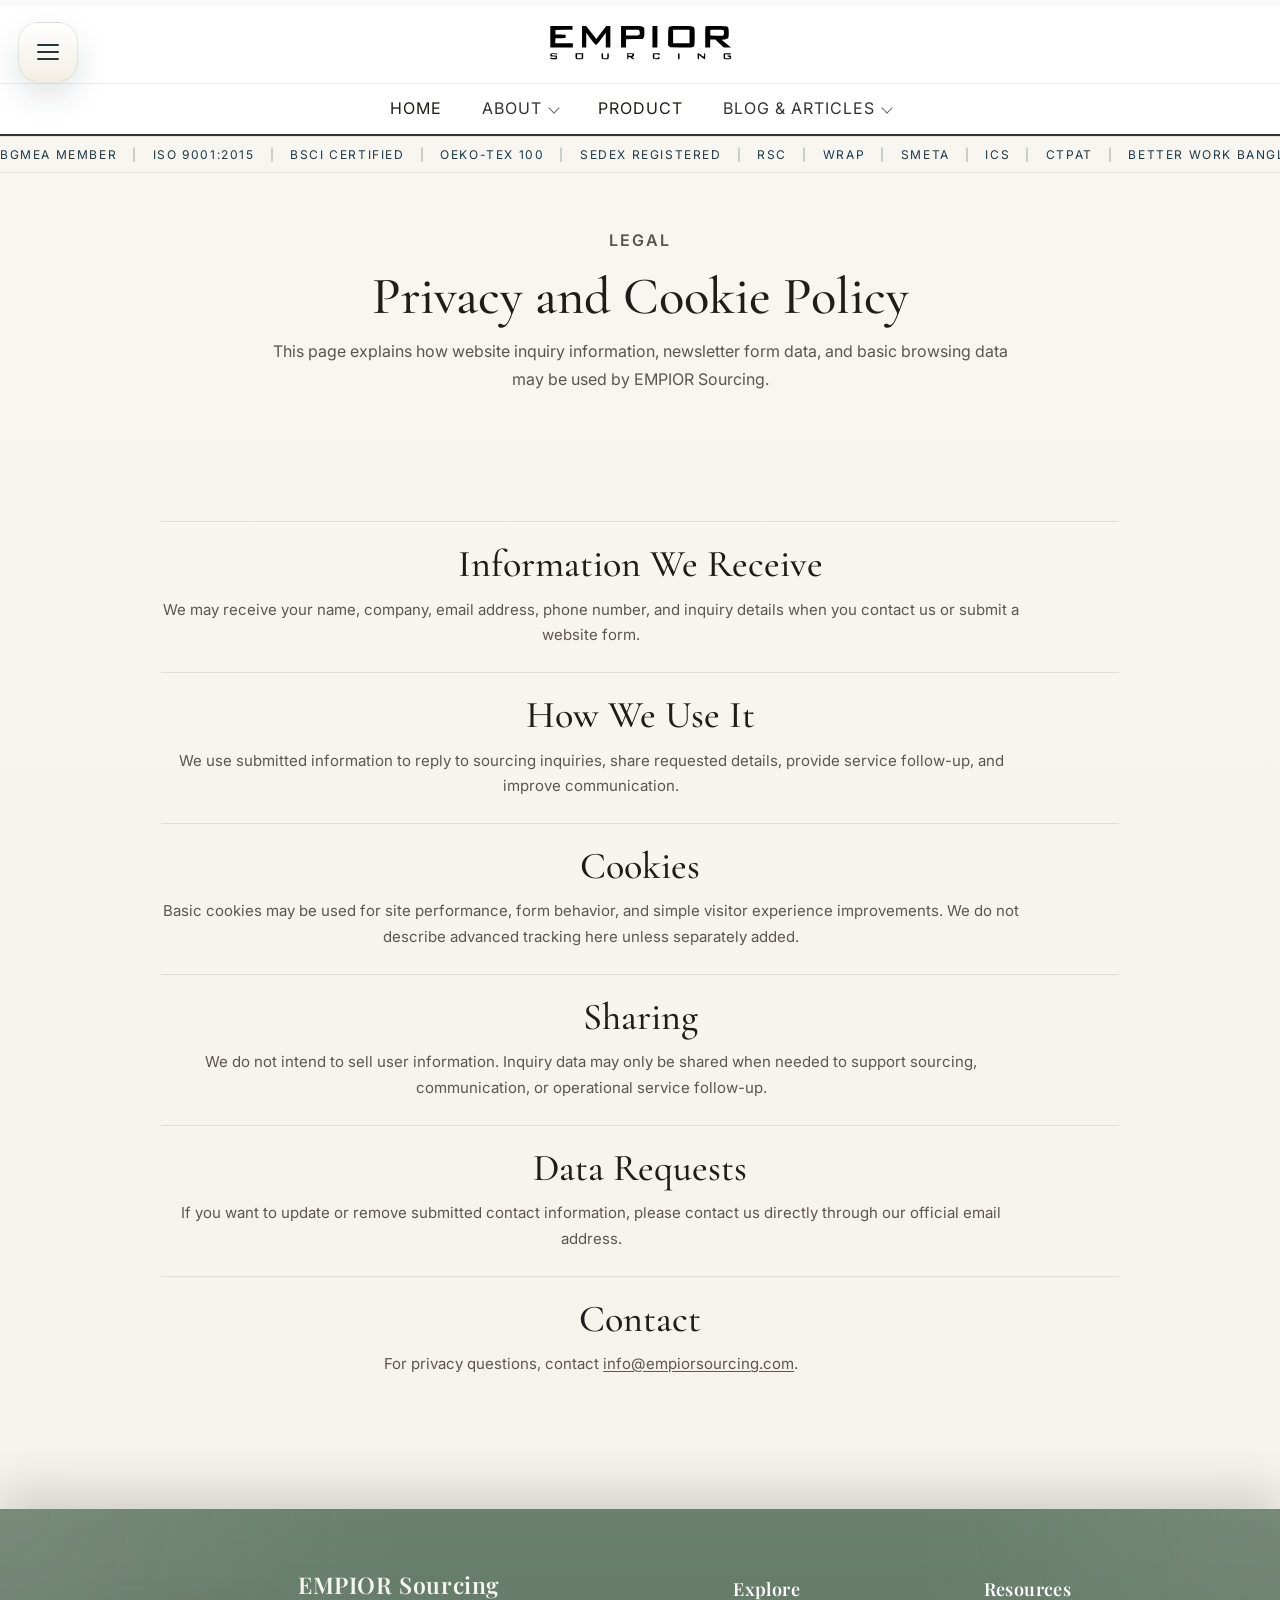
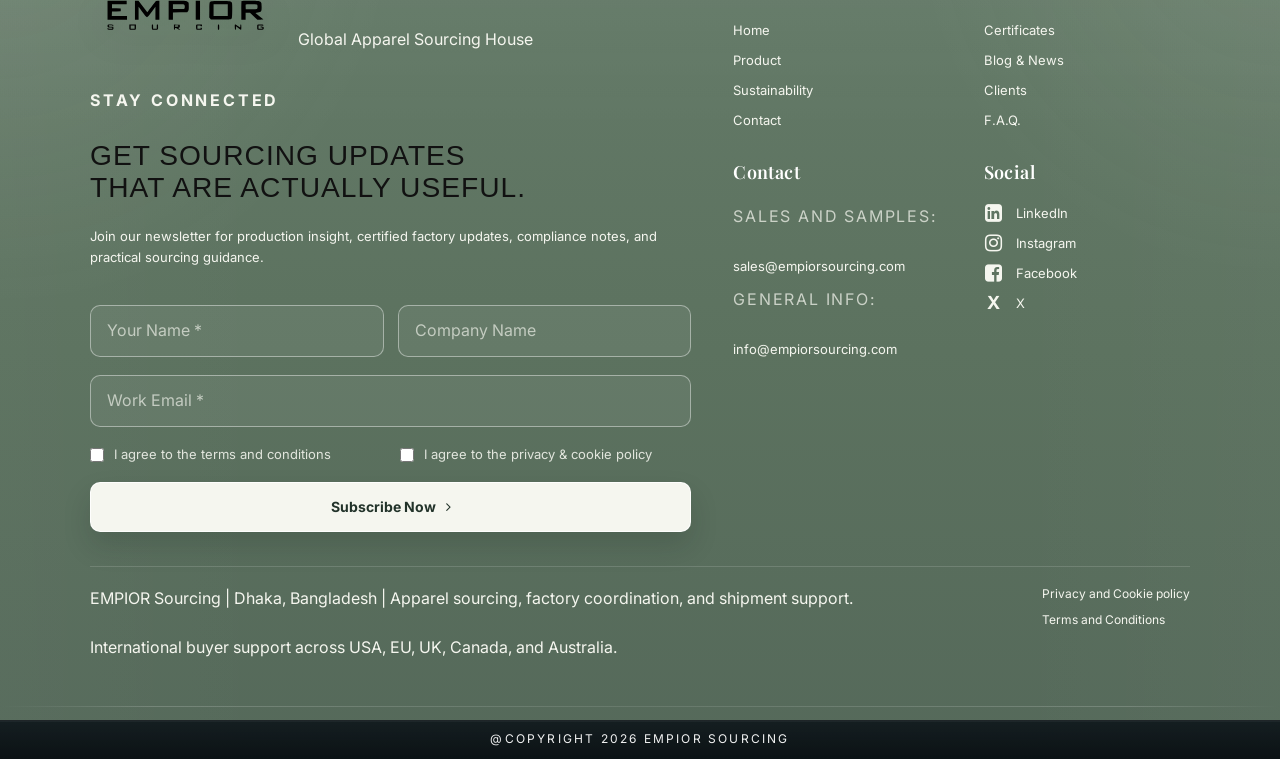
<file: privacy.html>
<!doctype html>
<html lang="en">
<head>
  <meta charset="utf-8" />
  <meta name="viewport" content="width=device-width, initial-scale=1" />
  <title>EMPIOR Sourcing - Privacy and Cookie Policy</title>
  <meta
    name="description"
    content="Read the EMPIOR Sourcing privacy and cookie policy for website inquiries, contact details, and newsletter form usage."
  />
  <link rel="stylesheet" href="style.css" />
  <link rel="preconnect" href="https://fonts.googleapis.com" />
  <link
    href="https://fonts.googleapis.com/css2?family=Baloo+Da+2:wght@400;500;600&family=Cormorant+Garamond:wght@400;500;600&family=Inter:wght@400;500;600;700;800&family=Playfair+Display:wght@500;600;700&display=swap"
    rel="stylesheet"
  />
  <link rel="stylesheet" href="https://cdnjs.cloudflare.com/ajax/libs/font-awesome/4.7.0/css/font-awesome.min.css" />
</head>
<body class="site-page legal-page">
  <header class="main-header">
    <div class="top-header">
      <div class="menu-icon left-menu">
        <button class="menu-trigger" type="button" aria-label="Open site menu" aria-expanded="false" aria-controls="leftMenuDropdown">
          <span></span>
          <span></span>
          <span></span>
        </button>
        <div class="left-menu-dropdown" id="leftMenuDropdown" role="menu" aria-hidden="true">
          <div class="side-menu-shell">
            <div class="side-menu-header">
              <div class="side-menu-brand">
                <img src="images/Empior-Logo-3.svg" alt="EMPIOR Sourcing logo" class="side-menu-logo" />
                
              </div>
              <button class="side-menu-close" type="button" aria-label="Close site menu">&times;</button>
            </div>
            <div class="side-menu-body">
              <div class="side-menu-section">
                <p class="side-menu-section-label">Core</p>
                <div class="side-menu-items">
                  <a href="index.html" role="menuitem">Home</a>
                  <a href="about.html" role="menuitem">About</a>
                  <a href="services.html" role="menuitem">Services</a>
                  <a href="products.html" role="menuitem">Product</a>
                </div>
              </div>
              <div class="side-menu-section">
                <p class="side-menu-section-label">Operations</p>
                <div class="side-menu-items">
                  <a href="factories.html" role="menuitem">Factories</a>
                  <a href="process.html" role="menuitem">Process</a>
                  <a href="quality.html" role="menuitem">Quality</a>
                  <a href="sustainability.html" role="menuitem">Sustainability</a>
                </div>
              </div>
              <div class="side-menu-section">
                <p class="side-menu-section-label">Insights</p>
                <div class="side-menu-items">
                  <a href="certificates.html" role="menuitem">Certificates</a>
                  <a href="clients.html" role="menuitem">Clients</a>
                  <a href="resources.html" role="menuitem">Blog &amp; Articles</a>
                  <a href="contact.html" role="menuitem">Contact</a>
                </div>
              </div>
            </div>
          </div>
        </div>
      </div>
      <div class="logo">
        <img src="images/Empior-Logo-3.svg" alt="EMPIOR Sourcing logo" class="logo-image" />
      </div>
    </div>
    <nav class="main-nav" aria-label="Primary navigation">
      <a href="index.html">Home</a>
      <div class="main-nav-item has-submenu">
        <button class="main-nav-link" type="button" aria-expanded="false" aria-controls="aboutNavSubmenu">About</button>
        <div class="main-nav-submenu" id="aboutNavSubmenu">
          <a href="about.html">About Overview</a>
          <a href="about.html#overview">Overview</a>
          <a href="about.html#story">Our Story</a>
          <a href="about.html#vision">Vision</a>
          <a href="about.html#team">Our Team</a>
          <a href="about.html#mission">Mission</a>
          <a href="about.html#principles">Principles</a>
          <a href="contact.html">Contact</a>
        </div>
      </div>
      <a href="products.html">Product</a>
      <div class="main-nav-item has-submenu">
        <button class="main-nav-link" type="button" aria-expanded="false" aria-controls="resourcesNavSubmenu">Blog &amp; Articles</button>
        <div class="main-nav-submenu main-nav-submenu-journal" id="resourcesNavSubmenu">
          <a href="resources.html">Overview</a>
          <a href="resources.html#featured-articles">Featured Articles</a>
          <a href="resources.html#latest-reads">Latest Reads</a>
          <a href="contact.html">Suggest A Topic</a>
        </div>
      </div>
    </nav>

    <div class="cert-strip">
      <div class="cert-strip-track">
        <div class="cert-strip-group">
          <span>BGMEA MEMBER</span>
          <span class="cert-strip-sep">|</span>
          <span>ISO 9001:2015</span>
          <span class="cert-strip-sep">|</span>
          <span>BSCI CERTIFIED</span>
          <span class="cert-strip-sep">|</span>
          <span>OEKO-TEX 100</span>
          <span class="cert-strip-sep">|</span>
          <span>SEDEX REGISTERED</span>
          <span class="cert-strip-sep">|</span>
          <span>RSC</span>
          <span class="cert-strip-sep">|</span>
          <span>WRAP</span>
          <span class="cert-strip-sep">|</span>
          <span>SMETA</span>
          <span class="cert-strip-sep">|</span>
          <span>ICS</span>
          <span class="cert-strip-sep">|</span>
          <span>CTPAT</span>
          <span class="cert-strip-sep">|</span>
          <span>BETTER WORK BANGLADESH</span>
          <span class="cert-strip-sep">|</span>
          <span>GSV</span>
          <span class="cert-strip-sep">|</span>
          <span>GMP QUALITY</span>
          <span class="cert-strip-sep">|</span>
          <span>ISO 14001:2015</span>
          <span class="cert-strip-sep">|</span>
          <span>GOTS CERTIFIED</span>
          <span class="cert-strip-sep">|</span>
          <span>OCS 100</span>
          <span class="cert-strip-sep">|</span>
          <span>GRS (GLOBAL RECYCLED STANDARD)</span>
          <span class="cert-strip-sep">|</span>
          <span>RCS (RECYCLED CLAIM STANDARD)</span>
          <span class="cert-strip-sep">|</span>
          <span>HIGG FEM 3.0</span>
          <span class="cert-strip-sep">|</span>
          <span>BCI (BETTER COTTON INITIATIVE)</span>
          <span class="cert-strip-sep">|</span>
        </div>

        <div class="cert-strip-group" aria-hidden="true">
          <span>BGMEA MEMBER</span>
          <span class="cert-strip-sep">|</span>
          <span>ISO 9001:2015</span>
          <span class="cert-strip-sep">|</span>
          <span>BSCI CERTIFIED</span>
          <span class="cert-strip-sep">|</span>
          <span>OEKO-TEX 100</span>
          <span class="cert-strip-sep">|</span>
          <span>SEDEX REGISTERED</span>
          <span class="cert-strip-sep">|</span>
          <span>RSC</span>
          <span class="cert-strip-sep">|</span>
          <span>WRAP</span>
          <span class="cert-strip-sep">|</span>
          <span>SMETA</span>
          <span class="cert-strip-sep">|</span>
          <span>ICS</span>
          <span class="cert-strip-sep">|</span>
          <span>CTPAT</span>
          <span class="cert-strip-sep">|</span>
          <span>BETTER WORK BANGLADESH</span>
          <span class="cert-strip-sep">|</span>
          <span>GSV</span>
          <span class="cert-strip-sep">|</span>
          <span>GMP QUALITY</span>
          <span class="cert-strip-sep">|</span>
          <span>ISO 14001:2015</span>
          <span class="cert-strip-sep">|</span>
          <span>GOTS CERTIFIED</span>
          <span class="cert-strip-sep">|</span>
          <span>OCS 100</span>
          <span class="cert-strip-sep">|</span>
          <span>GRS (GLOBAL RECYCLED STANDARD)</span>
          <span class="cert-strip-sep">|</span>
          <span>RCS (RECYCLED CLAIM STANDARD)</span>
          <span class="cert-strip-sep">|</span>
          <span>HIGG FEM 3.0</span>
          <span class="cert-strip-sep">|</span>
          <span>BCI (BETTER COTTON INITIATIVE)</span>
          <span class="cert-strip-sep">|</span>
        </div>
      </div>
    </div>
  </header>

  <div class="menu-overlay" aria-hidden="true"></div>

  <main class="legal-main">
    <section class="legal-hero">
      <p class="section-kicker">Legal</p>
      <h1>Privacy and Cookie Policy</h1>
      <p>
        This page explains how website inquiry information, newsletter form data, and basic browsing data may be used by EMPIOR Sourcing.
      </p>
    </section>

    <section class="legal-content">
      <article class="legal-card">
        <h2>Information We Receive</h2>
        <p>We may receive your name, company, email address, phone number, and inquiry details when you contact us or submit a website form.</p>
      </article>
      <article class="legal-card">
        <h2>How We Use It</h2>
        <p>We use submitted information to reply to sourcing inquiries, share requested details, provide service follow-up, and improve communication.</p>
      </article>
      <article class="legal-card">
        <h2>Cookies</h2>
        <p>Basic cookies may be used for site performance, form behavior, and simple visitor experience improvements. We do not describe advanced tracking here unless separately added.</p>
      </article>
      <article class="legal-card">
        <h2>Sharing</h2>
        <p>We do not intend to sell user information. Inquiry data may only be shared when needed to support sourcing, communication, or operational service follow-up.</p>
      </article>
      <article class="legal-card">
        <h2>Data Requests</h2>
        <p>If you want to update or remove submitted contact information, please contact us directly through our official email address.</p>
      </article>
      <article class="legal-card">
        <h2>Contact</h2>
        <p>For privacy questions, contact <a href="mailto:info@empiorsourcing.com">info@empiorsourcing.com</a>.</p>
      </article>
    </section>
  </main>

  <footer class="footer">
    <div class="container footer-shell">
            <div class="footer-newsletter">
        <div class="footer-newsletter-intro">
          <div class="footer-brand-lockup">
            <img src="images/Empior-Logo-3.svg" alt="EMPIOR Sourcing logo" class="footer-brand-image" />
            <div class="footer-brand-copy">
              <p class="footer-brand-caption">EMPIOR Sourcing</p>
              <p class="footer-brand-note">Global Apparel Sourcing House</p>
            </div>
          </div>

          <div class="footer-newsletter-head">
            <p class="footer-newsletter-kicker">Stay Connected</p>
            <h2 class="footer-newsletter-title">Get sourcing updates that are actually useful.</h2>
            <p class="footer-newsletter-copy">
              Join our newsletter for production insight, certified factory updates, compliance notes, and practical sourcing guidance.
            </p>
          </div>
        </div>

        <form class="footer-newsletter-form">
          <div class="footer-newsletter-grid">
            <input type="text" name="name" placeholder="Your Name *" aria-label="Your Name" />
            <input type="text" name="company" placeholder="Company Name" aria-label="Company Name" />
          </div>
          <input type="email" name="email" placeholder="Work Email *" aria-label="Work Email" />
          <div class="footer-consent-row">
            <label class="footer-check">
              <input type="checkbox" name="terms" />
              <span>I agree to the <a href="terms.html">terms and conditions</a></span>
            </label>
            <label class="footer-check">
              <input type="checkbox" name="privacy" />
              <span>I agree to the <a href="privacy.html">privacy &amp; cookie policy</a></span>
            </label>
          </div>
          <button type="submit" class="footer-join-btn">Subscribe Now <i class="fa fa-angle-right" aria-hidden="true"></i></button>
        </form>
      </div>

      <div class="footer-links-panel">
        <div class="footer-link-columns">
          <div class="footer-link-group">
            <h4 class="footer-title">Explore</h4>
            <a class="footer-link" href="index.html">Home</a>
            <a class="footer-link" href="products.html">Product</a>
            <a class="footer-link" href="sustainability.html">Sustainability</a>
            <a class="footer-link" href="contact.html">Contact</a>
          </div>

          <div class="footer-link-group">
            <h4 class="footer-title">Resources</h4>
            <a class="footer-link" href="certificates.html">Certificates</a>
            <a class="footer-link" href="resources.html">Blog &amp; News</a>
            <a class="footer-link" href="clients.html">Clients</a>
            <a class="footer-link" href="contact.html">F.A.Q.</a>
          </div>

          <div class="footer-link-group">
            <h4 class="footer-title">Contact</h4>
            <p class="footer-contact-line">Sales and samples:</p>
            <a class="footer-link" href="mailto:sales@empiorsourcing.com">sales@empiorsourcing.com</a>
            <p class="footer-contact-line">General Info:</p>
            <a class="footer-link" href="mailto:info@empiorsourcing.com">info@empiorsourcing.com</a>
          </div>

          <div class="footer-link-group">
            <h4 class="footer-title">Social</h4>
            <a class="footer-social-row" href="https://linkedin.com" aria-label="LinkedIn"><i
                class="fa fa-linkedin-square" aria-hidden="true"></i><span>LinkedIn</span></a>
            <a class="footer-social-row" href="https://instagram.com" aria-label="Instagram"><i class="fa fa-instagram"
                aria-hidden="true"></i><span>Instagram</span></a>
            <a class="footer-social-row" href="https://facebook.com" aria-label="Facebook"><i
                class="fa fa-facebook-square" aria-hidden="true"></i><span>Facebook</span></a>
            <a class="footer-social-row" href="https://x.com" aria-label="X"><span
                class="footer-social-x">X</span><span>X</span></a>
          </div>
        </div>
      </div>
    </div>

    <div class="container footer-legal-row">
      <div class="footer-legal-copy">
        <p>EMPIOR Sourcing | Dhaka, Bangladesh | Apparel sourcing, factory coordination, and shipment support.</p>
        <p>International buyer support across USA, EU, UK, Canada, and Australia.</p>
      </div>
      <div class="footer-legal-links">
        <a href="privacy.html">Privacy and Cookie policy</a>
        <a href="terms.html">Terms and Conditions</a>
      </div>
    </div>

        <div class="footer-bottom-bar">
      <div class="container footer-bottom-inner">
        <span class="footer-bottom-copy">@Copyright 2026 EMPIOR Sourcing</span>
      </div>
    </div>
  </footer>

  <script>
    function initMenu() {
      const menuTrigger = document.querySelector(".menu-trigger");
      const menuDropdown = document.querySelector(".left-menu-dropdown");
      const menuOverlay = document.querySelector(".menu-overlay");
      const menuClose = document.querySelector(".side-menu-close");
      const menuBody = menuDropdown?.querySelector(".side-menu-body");
      if (!menuTrigger || !menuDropdown) return;
      if (menuDropdown.parentElement !== document.body) {
        document.body.appendChild(menuDropdown);
      }
      const scrollRegion = menuBody || menuDropdown;
      const openMenu = () => {
        menuDropdown.classList.add("open");
        scrollRegion.scrollTop = 0;
        document.body.classList.add("menu-open");
        menuTrigger.setAttribute("aria-expanded", "true");
        menuDropdown.setAttribute("aria-hidden", "false");
        if (menuOverlay) {
          menuOverlay.classList.add("show");
          menuOverlay.setAttribute("aria-hidden", "false");
        }
      };
      const closeMenu = () => {
        menuDropdown.classList.remove("open");
        document.body.classList.remove("menu-open");
        menuTrigger.setAttribute("aria-expanded", "false");
        menuDropdown.setAttribute("aria-hidden", "true");
        if (menuOverlay) {
          menuOverlay.classList.remove("show");
          menuOverlay.setAttribute("aria-hidden", "true");
        }
      };
      menuTrigger.addEventListener("click", (event) => {
        event.stopPropagation();
        menuDropdown.classList.contains("open") ? closeMenu() : openMenu();
      });
      if (menuClose) menuClose.addEventListener("click", closeMenu);
      if (menuOverlay) menuOverlay.addEventListener("click", closeMenu);
      document.addEventListener("keydown", (event) => {
        if (event.key === "Escape") closeMenu();
      });
      closeMenu();
    }
    initMenu();
  </script>
</body>
</html>
</file>
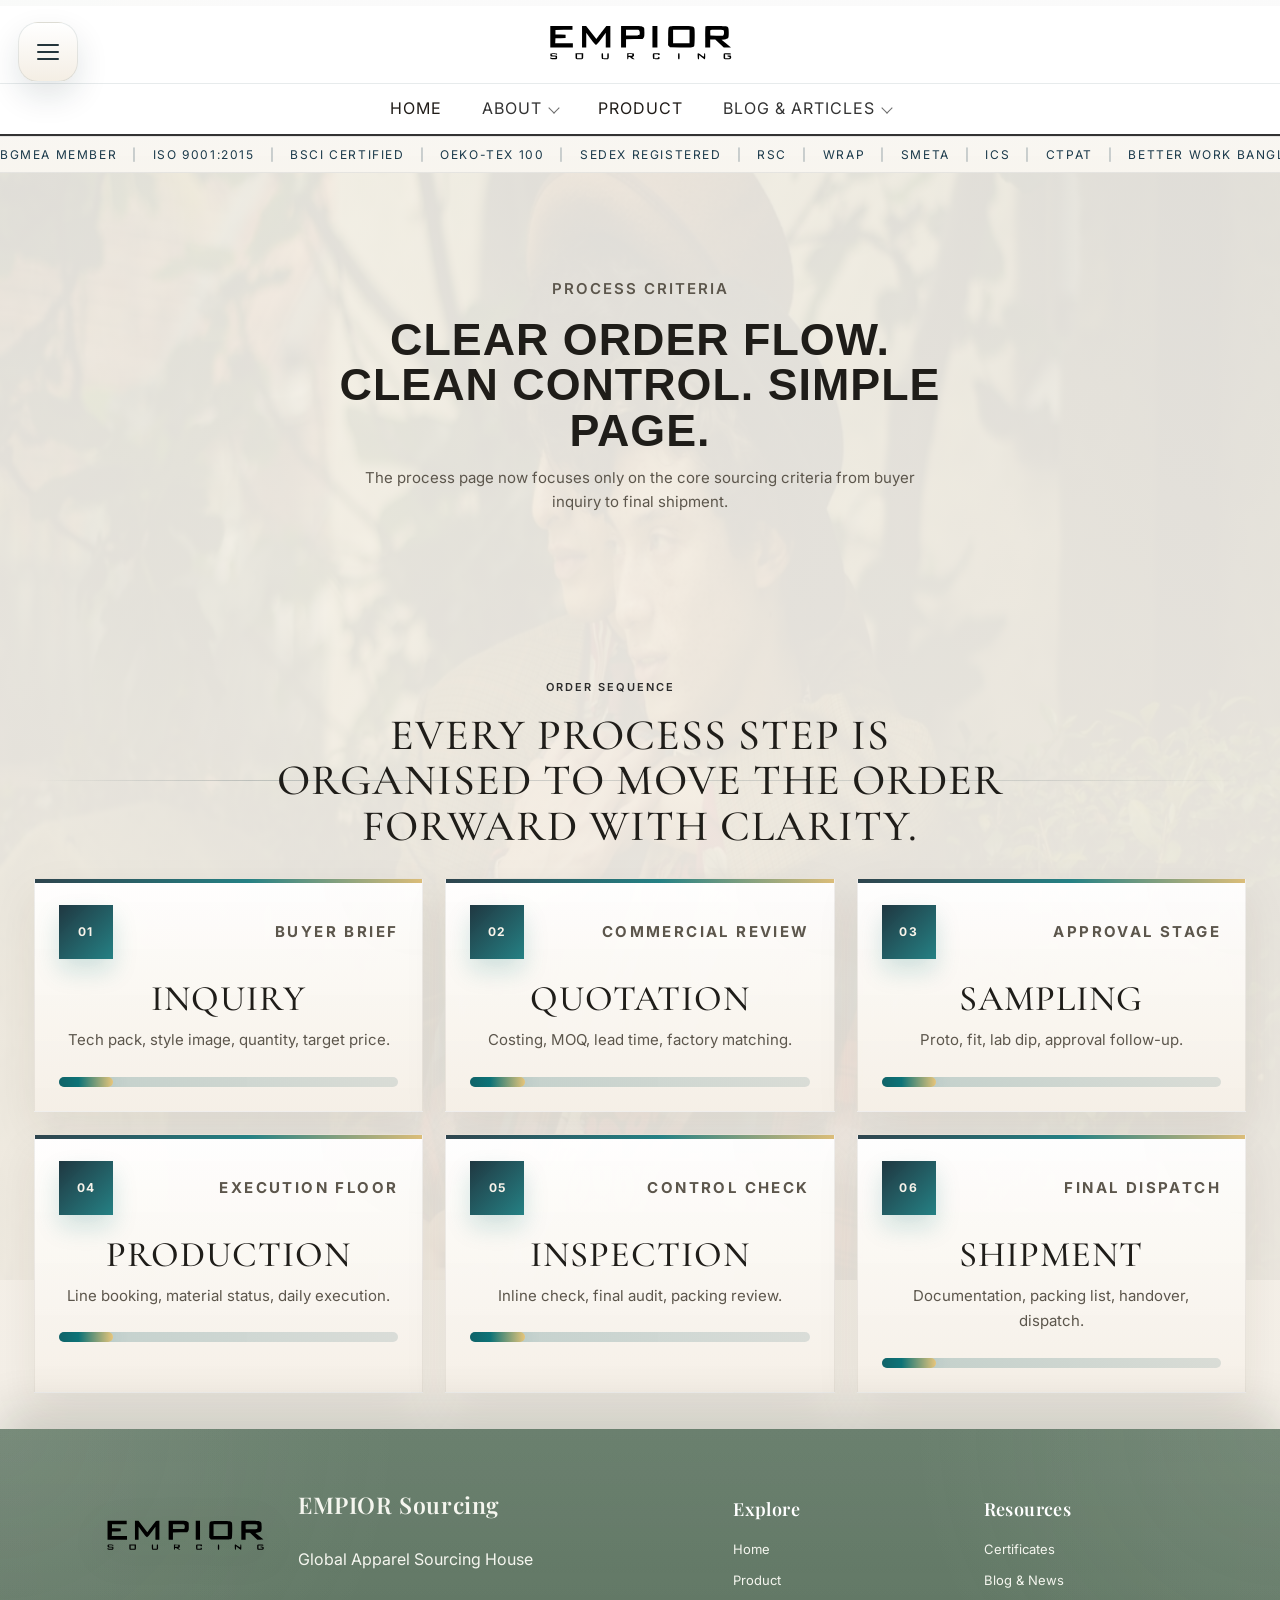
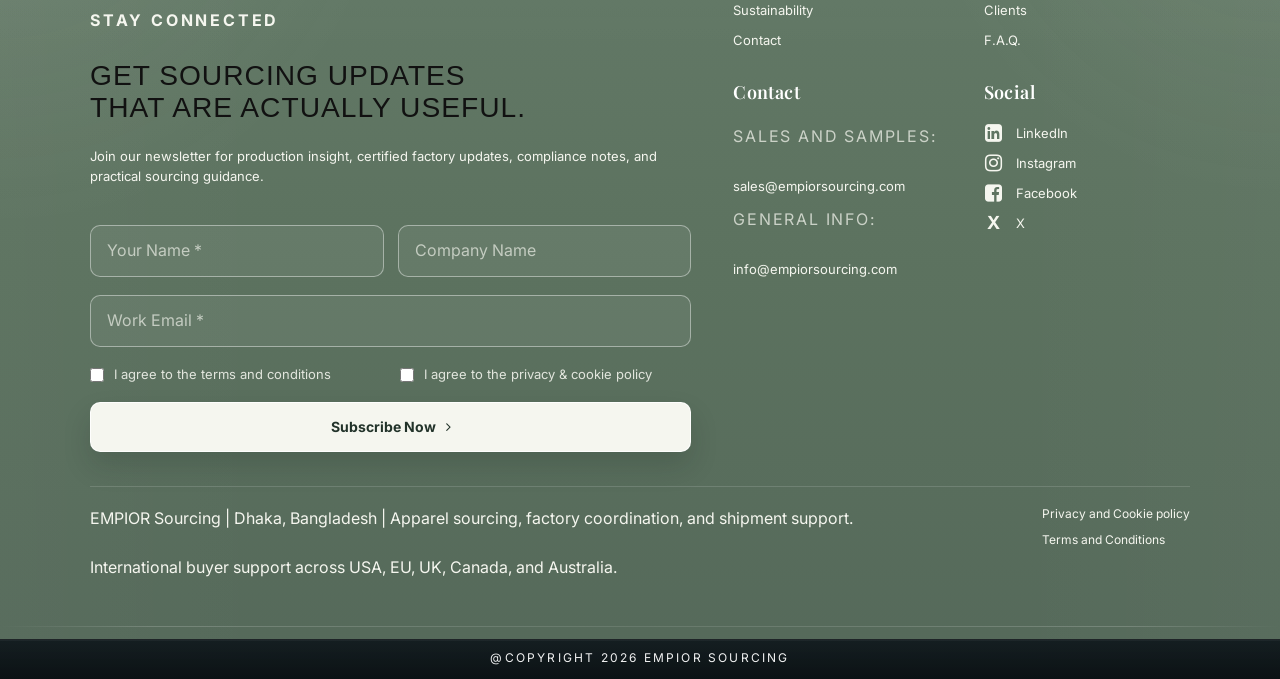
<file: process.html>
<!doctype html>
<html lang="en">
<head>
  <meta charset="utf-8" />
  <meta name="viewport" content="width=device-width, initial-scale=1" />
  <title>EMPIOR Sourcing - Process</title>
  <meta
    name="description"
    content="See the core sourcing process criteria used by EMPIOR Sourcing from inquiry to shipment."
  />
  <link rel="stylesheet" href="style.css" />
  <link rel="preconnect" href="https://fonts.googleapis.com" />
  <link
    href="https://fonts.googleapis.com/css2?family=Baloo+Da+2:wght@400;500;600&family=Cormorant+Garamond:wght@400;500;600&family=Inter:wght@400;500;600;700;800&family=Playfair+Display:wght@500;600;700&display=swap"
    rel="stylesheet"
  />
  <link rel="stylesheet" href="https://cdnjs.cloudflare.com/ajax/libs/font-awesome/4.7.0/css/font-awesome.min.css" />
</head>
<body class="site-page process-page">
  
  <header class="main-header">
    <div class="top-header">
      <div class="menu-icon left-menu">
        <button class="menu-trigger" type="button" aria-label="Open site menu" aria-expanded="false" aria-controls="leftMenuDropdown">
          <span></span>
          <span></span>
          <span></span>
        </button>
        <div class="left-menu-dropdown" id="leftMenuDropdown" role="menu" aria-hidden="true">
          <div class="side-menu-shell">
            <div class="side-menu-header">
              <div class="side-menu-brand">
                <img src="images/Empior-Logo-3.svg" alt="EMPIOR Sourcing logo" class="side-menu-logo" />
                
              </div>
              <button class="side-menu-close" type="button" aria-label="Close site menu">
                &times;
              </button>
            </div>
            <div class="side-menu-body">
              <div class="side-menu-section">
                <p class="side-menu-section-label">Core</p>
                <div class="side-menu-items">
                  <a href="index.html" role="menuitem">Home</a>
                  <a href="about.html" role="menuitem">About</a>
                  <a href="services.html" role="menuitem">Services</a>
                  <a href="products.html" role="menuitem">Product</a>
                </div>
              </div>
              <div class="side-menu-section">
                <p class="side-menu-section-label">Operations</p>
                <div class="side-menu-items">
                  <a href="factories.html" role="menuitem">Factories</a>
                  <a href="process.html" role="menuitem" class="active">Process</a>
                  <a href="quality.html" role="menuitem">Quality</a>
                  <a href="sustainability.html" role="menuitem">Sustainability</a>
                </div>
              </div>
              <div class="side-menu-section">
                <p class="side-menu-section-label">Insights</p>
                <div class="side-menu-items">
                  <a href="certificates.html" role="menuitem">Certificates</a>
                  <a href="clients.html" role="menuitem">Clients</a>
                  <a href="resources.html" role="menuitem">Blog &amp; Articles</a>
                  <a href="contact.html" role="menuitem">Contact</a>
                </div>
              </div>
              
            </div>
          </div>
        </div>
      </div>

      <div class="logo">
        <img src="images/Empior-Logo-3.svg" alt="EMPIOR Sourcing logo" class="logo-image" />
      </div>
    </div>

    <nav class="main-nav" aria-label="Primary navigation">
      <a href="index.html">Home</a>
      <div class="main-nav-item has-submenu">
        <button class="main-nav-link" type="button" aria-expanded="false" aria-controls="aboutNavSubmenu">About</button>
        <div class="main-nav-submenu" id="aboutNavSubmenu">
          <a href="about.html">About Overview</a>
          <a href="about.html#overview">Overview</a>
          <a href="about.html#story">Our Story</a>
          <a href="about.html#vision">Vision</a>
          <a href="about.html#team">Our Team</a>
          <a href="about.html#mission">Mission</a>
          <a href="about.html#principles">Principles</a>
          <a href="contact.html">Contact</a>
        </div>
      </div>
      <a href="products.html">Product</a>
      <div class="main-nav-item has-submenu">
        <button class="main-nav-link" type="button" aria-expanded="false" aria-controls="resourcesNavSubmenu">Blog &amp; Articles</button>
        <div class="main-nav-submenu main-nav-submenu-journal" id="resourcesNavSubmenu">
          <a href="resources.html">Overview</a>
          <a href="resources.html#featured-articles">Featured Articles</a>
          <a href="resources.html#latest-reads">Latest Reads</a>
          <a href="contact.html">Suggest A Topic</a>
        </div>
      </div>
    </nav>

    <div class="cert-strip">
      <div class="cert-strip-track">
        <div class="cert-strip-group">
          <span>BGMEA MEMBER</span>
          <span class="cert-strip-sep">|</span>
          <span>ISO 9001:2015</span>
          <span class="cert-strip-sep">|</span>
          <span>BSCI CERTIFIED</span>
          <span class="cert-strip-sep">|</span>
          <span>OEKO-TEX 100</span>
          <span class="cert-strip-sep">|</span>
          <span>SEDEX REGISTERED</span>
          <span class="cert-strip-sep">|</span>
          <span>RSC</span>
          <span class="cert-strip-sep">|</span>
          <span>WRAP</span>
          <span class="cert-strip-sep">|</span>
          <span>SMETA</span>
          <span class="cert-strip-sep">|</span>
          <span>ICS</span>
          <span class="cert-strip-sep">|</span>
          <span>CTPAT</span>
          <span class="cert-strip-sep">|</span>
          <span>BETTER WORK BANGLADESH</span>
          <span class="cert-strip-sep">|</span>
          <span>GSV</span>
          <span class="cert-strip-sep">|</span>
          <span>GMP QUALITY</span>
          <span class="cert-strip-sep">|</span>
          <span>ISO 14001:2015</span>
          <span class="cert-strip-sep">|</span>
          <span>GOTS CERTIFIED</span>
          <span class="cert-strip-sep">|</span>
          <span>OCS 100</span>
          <span class="cert-strip-sep">|</span>
          <span>GRS (GLOBAL RECYCLED STANDARD)</span>
          <span class="cert-strip-sep">|</span>
          <span>RCS (RECYCLED CLAIM STANDARD)</span>
          <span class="cert-strip-sep">|</span>
          <span>HIGG FEM 3.0</span>
          <span class="cert-strip-sep">|</span>
          <span>BCI (BETTER COTTON INITIATIVE)</span>
          <span class="cert-strip-sep">|</span>
        </div>

        <div class="cert-strip-group" aria-hidden="true">
          <span>BGMEA MEMBER</span>
          <span class="cert-strip-sep">|</span>
          <span>ISO 9001:2015</span>
          <span class="cert-strip-sep">|</span>
          <span>BSCI CERTIFIED</span>
          <span class="cert-strip-sep">|</span>
          <span>OEKO-TEX 100</span>
          <span class="cert-strip-sep">|</span>
          <span>SEDEX REGISTERED</span>
          <span class="cert-strip-sep">|</span>
          <span>RSC</span>
          <span class="cert-strip-sep">|</span>
          <span>WRAP</span>
          <span class="cert-strip-sep">|</span>
          <span>SMETA</span>
          <span class="cert-strip-sep">|</span>
          <span>ICS</span>
          <span class="cert-strip-sep">|</span>
          <span>CTPAT</span>
          <span class="cert-strip-sep">|</span>
          <span>BETTER WORK BANGLADESH</span>
          <span class="cert-strip-sep">|</span>
          <span>GSV</span>
          <span class="cert-strip-sep">|</span>
          <span>GMP QUALITY</span>
          <span class="cert-strip-sep">|</span>
          <span>ISO 14001:2015</span>
          <span class="cert-strip-sep">|</span>
          <span>GOTS CERTIFIED</span>
          <span class="cert-strip-sep">|</span>
          <span>OCS 100</span>
          <span class="cert-strip-sep">|</span>
          <span>GRS (GLOBAL RECYCLED STANDARD)</span>
          <span class="cert-strip-sep">|</span>
          <span>RCS (RECYCLED CLAIM STANDARD)</span>
          <span class="cert-strip-sep">|</span>
          <span>HIGG FEM 3.0</span>
          <span class="cert-strip-sep">|</span>
          <span>BCI (BETTER COTTON INITIATIVE)</span>
          <span class="cert-strip-sep">|</span>
        </div>
      </div>
    </div>
  </header>

  <div class="menu-overlay" aria-hidden="true"></div>

  <main class="process-main">
    <section class="process-criteria-hero">
      <div class="process-criteria-copy">
        <p class="section-kicker">Process Criteria</p>
        <h1>Clear order flow. Clean control. Simple page.</h1>
        <p>
          The process page now focuses only on the core sourcing criteria from buyer inquiry to final shipment.
        </p>
      </div>

    </section>

    <section class="process-criteria-grid-section">
      <div class="process-criteria-grid-intro">
        <p class="section-kicker">Order Sequence</p>
        <h2>Every process step is organised to move the order forward with clarity.</h2>
      </div>

      <div class="process-criteria-grid">
        <article class="process-criteria-card" style="--process-index: 0;">
          <div class="process-criteria-card-top">
            <span class="process-criteria-number">01</span>
            <p class="process-criteria-phase">Buyer Brief</p>
          </div>
          <h3>Inquiry</h3>
          <p>Tech pack, style image, quantity, target price.</p>
          <div class="process-criteria-track" aria-hidden="true">
            <span></span>
          </div>
        </article>
        <article class="process-criteria-card" style="--process-index: 1;">
          <div class="process-criteria-card-top">
            <span class="process-criteria-number">02</span>
            <p class="process-criteria-phase">Commercial Review</p>
          </div>
          <h3>Quotation</h3>
          <p>Costing, MOQ, lead time, factory matching.</p>
          <div class="process-criteria-track" aria-hidden="true">
            <span></span>
          </div>
        </article>
        <article class="process-criteria-card" style="--process-index: 2;">
          <div class="process-criteria-card-top">
            <span class="process-criteria-number">03</span>
            <p class="process-criteria-phase">Approval Stage</p>
          </div>
          <h3>Sampling</h3>
          <p>Proto, fit, lab dip, approval follow-up.</p>
          <div class="process-criteria-track" aria-hidden="true">
            <span></span>
          </div>
        </article>
        <article class="process-criteria-card" style="--process-index: 3;">
          <div class="process-criteria-card-top">
            <span class="process-criteria-number">04</span>
            <p class="process-criteria-phase">Execution Floor</p>
          </div>
          <h3>Production</h3>
          <p>Line booking, material status, daily execution.</p>
          <div class="process-criteria-track" aria-hidden="true">
            <span></span>
          </div>
        </article>
        <article class="process-criteria-card" style="--process-index: 4;">
          <div class="process-criteria-card-top">
            <span class="process-criteria-number">05</span>
            <p class="process-criteria-phase">Control Check</p>
          </div>
          <h3>Inspection</h3>
          <p>Inline check, final audit, packing review.</p>
          <div class="process-criteria-track" aria-hidden="true">
            <span></span>
          </div>
        </article>
        <article class="process-criteria-card" style="--process-index: 5;">
          <div class="process-criteria-card-top">
            <span class="process-criteria-number">06</span>
            <p class="process-criteria-phase">Final Dispatch</p>
          </div>
          <h3>Shipment</h3>
          <p>Documentation, packing list, handover, dispatch.</p>
          <div class="process-criteria-track" aria-hidden="true">
            <span></span>
          </div>
        </article>
      </div>
    </section>
  </main>

    <footer class="footer">
    <div class="container footer-shell">
            <div class="footer-newsletter">
        <div class="footer-newsletter-intro">
          <div class="footer-brand-lockup">
            <img src="images/Empior-Logo-3.svg" alt="EMPIOR Sourcing logo" class="footer-brand-image" />
            <div class="footer-brand-copy">
              <p class="footer-brand-caption">EMPIOR Sourcing</p>
              <p class="footer-brand-note">Global Apparel Sourcing House</p>
            </div>
          </div>

          <div class="footer-newsletter-head">
            <p class="footer-newsletter-kicker">Stay Connected</p>
            <h2 class="footer-newsletter-title">Get sourcing updates that are actually useful.</h2>
            <p class="footer-newsletter-copy">
              Join our newsletter for production insight, certified factory updates, compliance notes, and practical sourcing guidance.
            </p>
          </div>
        </div>

        <form class="footer-newsletter-form">
          <div class="footer-newsletter-grid">
            <input type="text" name="name" placeholder="Your Name *" aria-label="Your Name" />
            <input type="text" name="company" placeholder="Company Name" aria-label="Company Name" />
          </div>
          <input type="email" name="email" placeholder="Work Email *" aria-label="Work Email" />
          <div class="footer-consent-row">
            <label class="footer-check">
              <input type="checkbox" name="terms" />
              <span>I agree to the <a href="terms.html">terms and conditions</a></span>
            </label>
            <label class="footer-check">
              <input type="checkbox" name="privacy" />
              <span>I agree to the <a href="privacy.html">privacy &amp; cookie policy</a></span>
            </label>
          </div>
          <button type="submit" class="footer-join-btn">Subscribe Now <i class="fa fa-angle-right" aria-hidden="true"></i></button>
        </form>
      </div>

      <div class="footer-links-panel">
        <div class="footer-link-columns">
          <div class="footer-link-group">
            <h4 class="footer-title">Explore</h4>
            <a class="footer-link" href="index.html">Home</a>
            <a class="footer-link" href="products.html">Product</a>
            <a class="footer-link" href="sustainability.html">Sustainability</a>
            <a class="footer-link" href="contact.html">Contact</a>
          </div>

          <div class="footer-link-group">
            <h4 class="footer-title">Resources</h4>
            <a class="footer-link" href="certificates.html">Certificates</a>
            <a class="footer-link" href="resources.html">Blog &amp; News</a>
            <a class="footer-link" href="clients.html">Clients</a>
            <a class="footer-link" href="contact.html">F.A.Q.</a>
          </div>

          <div class="footer-link-group">
            <h4 class="footer-title">Contact</h4>
            <p class="footer-contact-line">Sales and samples:</p>
            <a class="footer-link" href="mailto:sales@empiorsourcing.com">sales@empiorsourcing.com</a>
            <p class="footer-contact-line">General Info:</p>
            <a class="footer-link" href="mailto:info@empiorsourcing.com">info@empiorsourcing.com</a>
          </div>

          <div class="footer-link-group">
            <h4 class="footer-title">Social</h4>
            <a class="footer-social-row" href="https://linkedin.com" aria-label="LinkedIn"><i
                class="fa fa-linkedin-square" aria-hidden="true"></i><span>LinkedIn</span></a>
            <a class="footer-social-row" href="https://instagram.com" aria-label="Instagram"><i class="fa fa-instagram"
                aria-hidden="true"></i><span>Instagram</span></a>
            <a class="footer-social-row" href="https://facebook.com" aria-label="Facebook"><i
                class="fa fa-facebook-square" aria-hidden="true"></i><span>Facebook</span></a>
            <a class="footer-social-row" href="https://x.com" aria-label="X"><span
                class="footer-social-x">X</span><span>X</span></a>
          </div>
        </div>
      </div>
    </div>

    <div class="container footer-legal-row">
      <div class="footer-legal-copy">
        <p>EMPIOR Sourcing | Dhaka, Bangladesh | Apparel sourcing, factory coordination, and shipment support.</p>
        <p>International buyer support across USA, EU, UK, Canada, and Australia.</p>
      </div>
      <div class="footer-legal-links">
        <a href="privacy.html">Privacy and Cookie policy</a>
        <a href="terms.html">Terms and Conditions</a>
      </div>
    </div>

        <div class="footer-bottom-bar">
      <div class="container footer-bottom-inner">
        <span class="footer-bottom-copy">@Copyright 2026 EMPIOR Sourcing</span>
      </div>
    </div>
  </footer>

  <script>
    function initMenu() {
      const menuTrigger = document.querySelector(".menu-trigger");
      const menuDropdown = document.querySelector(".left-menu-dropdown");
      const menuOverlay = document.querySelector(".menu-overlay");
      const menuClose = document.querySelector(".side-menu-close");
      const menuBody = menuDropdown?.querySelector(".side-menu-body");
      if (!menuTrigger || !menuDropdown) return;

      if (menuDropdown.parentElement !== document.body) {
        document.body.appendChild(menuDropdown);
      }

      const scrollRegion = menuBody || menuDropdown;

      const openMenu = () => {
        menuDropdown.classList.add("open");
        scrollRegion.scrollTop = 0;
        document.body.classList.add("menu-open");
        menuTrigger.setAttribute("aria-expanded", "true");
        menuDropdown.setAttribute("aria-hidden", "false");
        if (menuOverlay) {
          menuOverlay.classList.add("show");
          menuOverlay.setAttribute("aria-hidden", "false");
        }
      };

      const closeMenu = () => {
        menuDropdown.classList.remove("open");
        document.body.classList.remove("menu-open");
        menuTrigger.setAttribute("aria-expanded", "false");
        menuDropdown.setAttribute("aria-hidden", "true");
        if (menuOverlay) {
          menuOverlay.classList.remove("show");
          menuOverlay.setAttribute("aria-hidden", "true");
        }
      };

      menuTrigger.addEventListener("click", (event) => {
        event.stopPropagation();
        if (menuDropdown.classList.contains("open")) {
          closeMenu();
        } else {
          openMenu();
        }
      });

      if (menuClose) {
        menuClose.addEventListener("click", (event) => {
          event.preventDefault();
          event.stopPropagation();
          closeMenu();
        });
      }

      if (menuOverlay) {
        menuOverlay.addEventListener("click", closeMenu);
      }

      menuDropdown.addEventListener("click", (event) => {
        event.stopPropagation();
      });

      document.addEventListener("click", (event) => {
        if (!menuDropdown.contains(event.target) && !menuTrigger.contains(event.target)) {
          closeMenu();
        }
      });

      document.addEventListener("keydown", (event) => {
        if (event.key === "Escape") closeMenu();
      });

      menuDropdown.querySelectorAll('a[role="menuitem"]').forEach((link) => {
        link.addEventListener("click", closeMenu);
      });

      closeMenu();
    }

    initMenu();
  </script>
</body>
</html>
</file>
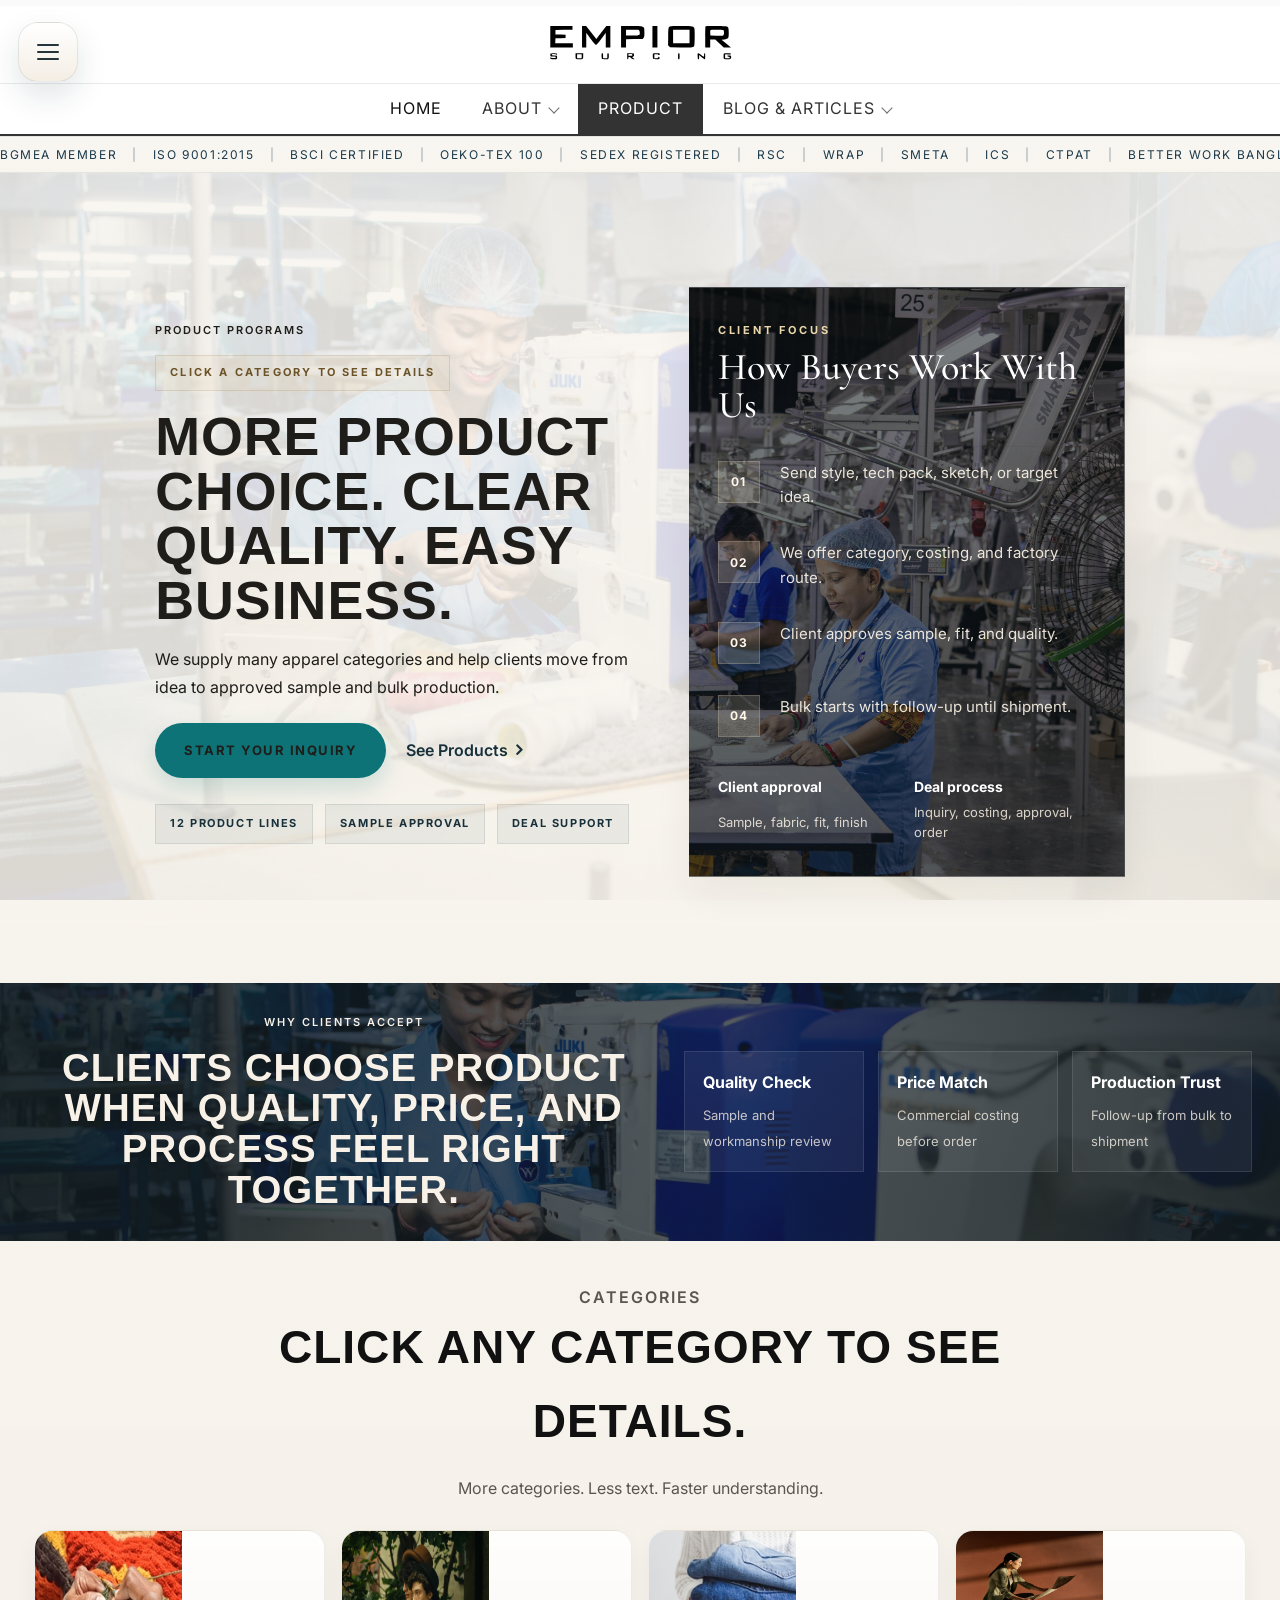
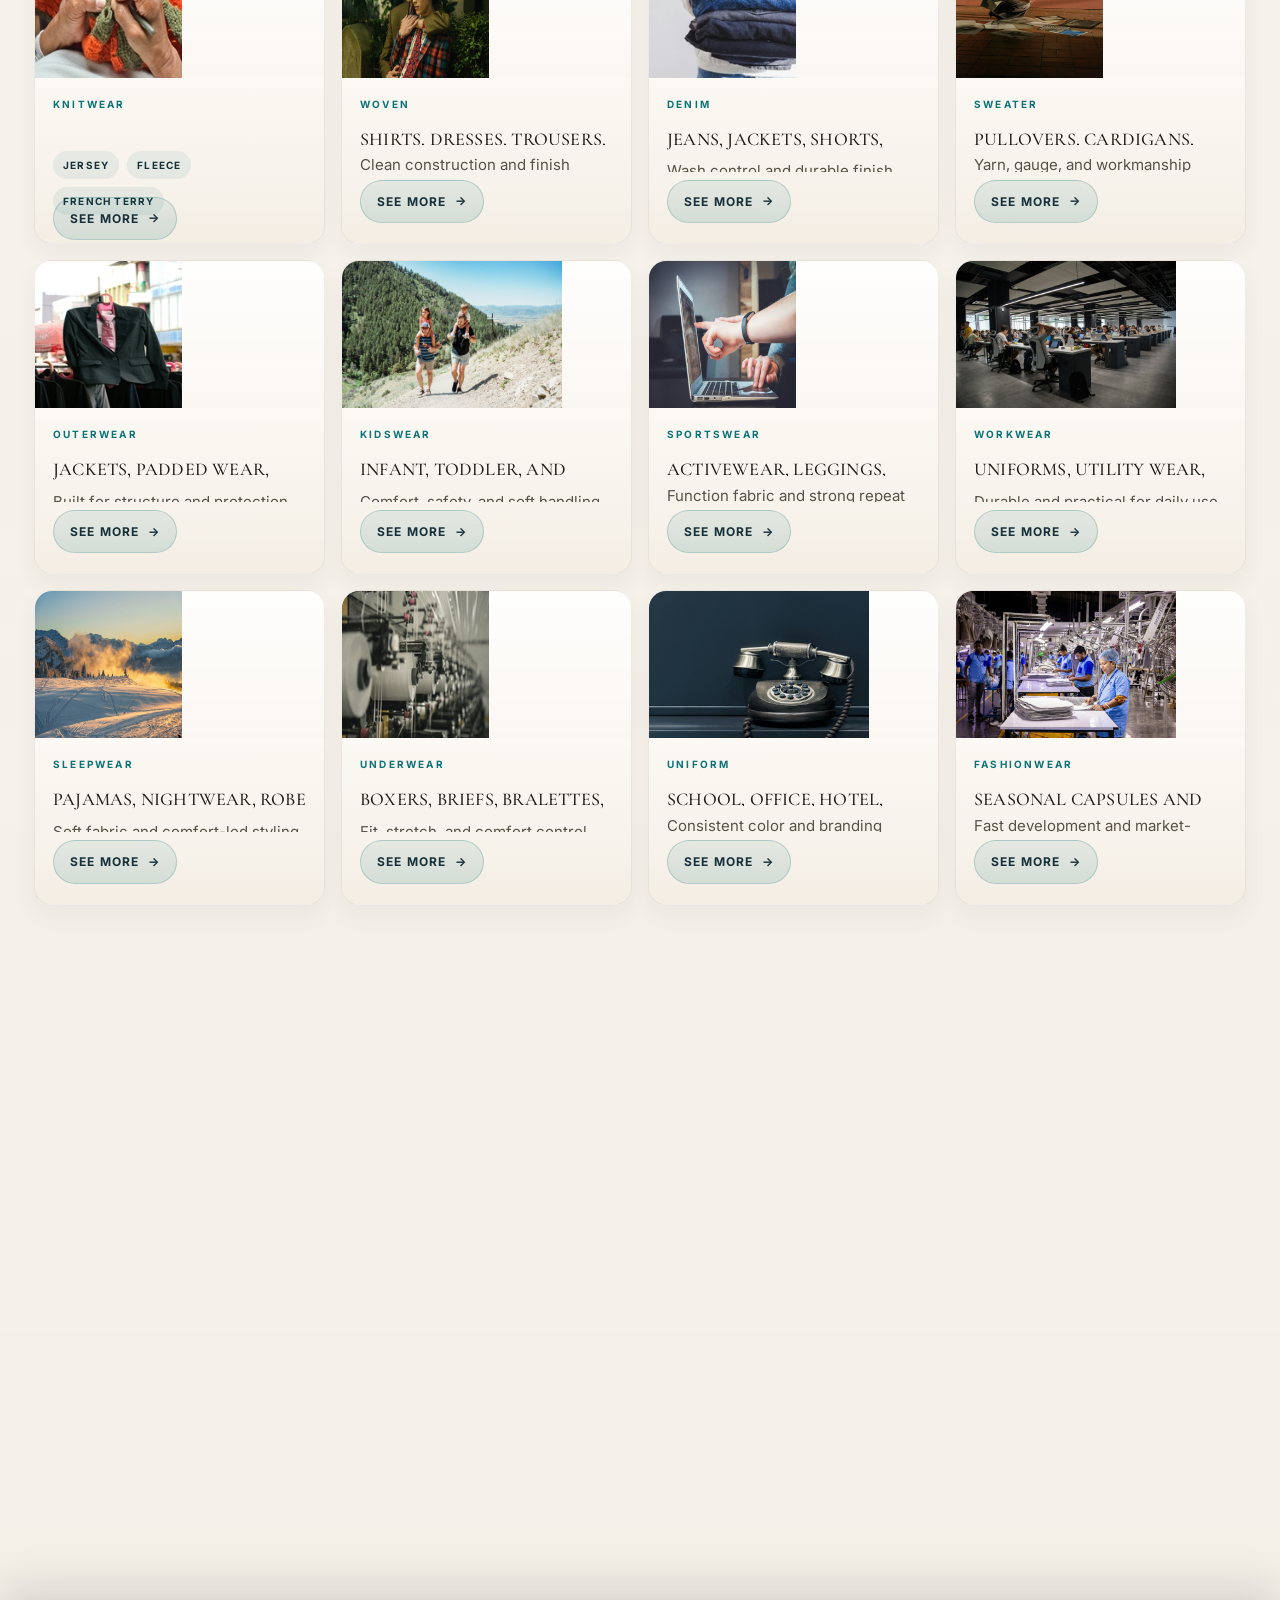
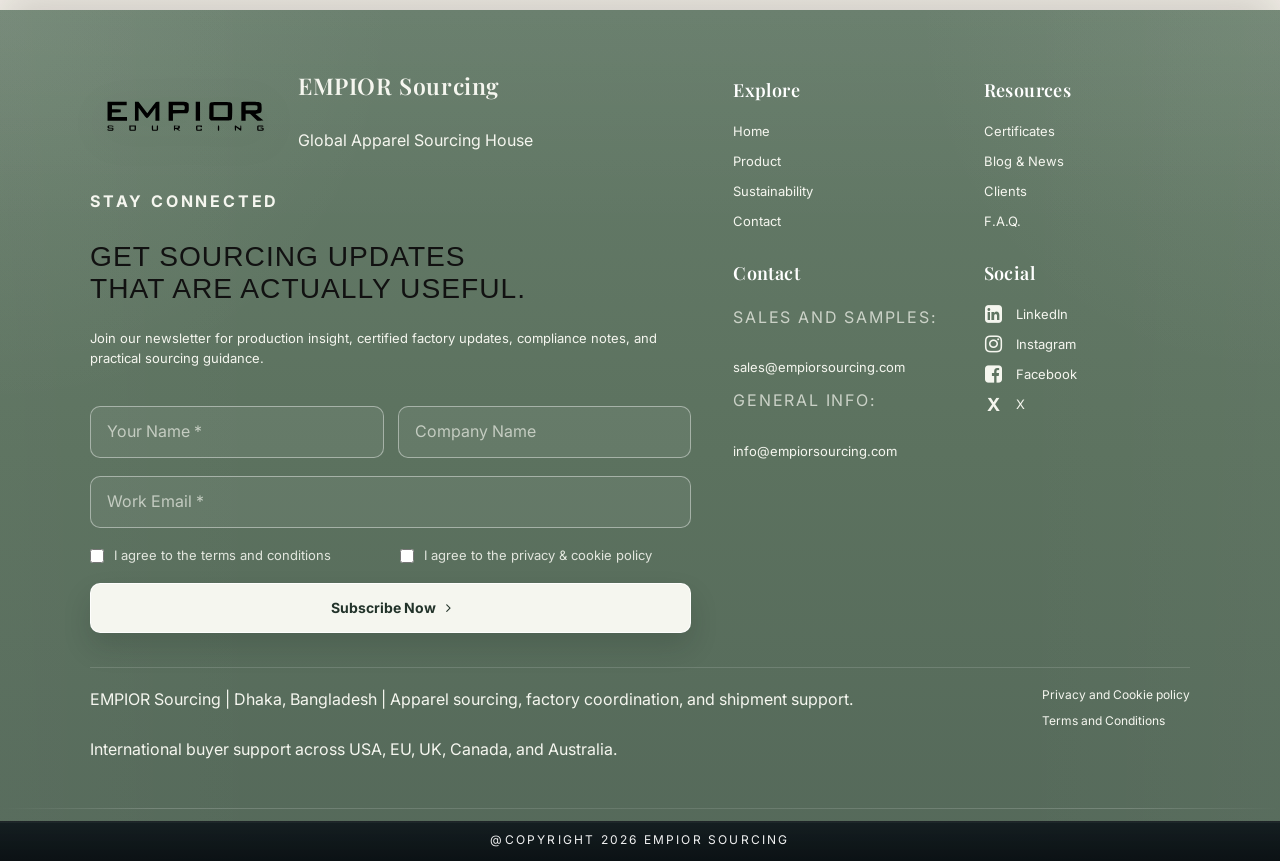
<file: products.html>
<!doctype html>
<html lang="en">
<head>
  <meta charset="utf-8" />
  <meta name="viewport" content="width=device-width, initial-scale=1" />
  <title>EMPIOR Sourcing - Products</title>
  <meta
    name="description"
    content="Explore EMPIOR Sourcing product categories and see how clients approve samples, confirm pricing, and start production with us."
  />
  <link rel="stylesheet" href="style.css" />
  <link rel="preconnect" href="https://fonts.googleapis.com" />
  <link
    href="https://fonts.googleapis.com/css2?family=Baloo+Da+2:wght@400;500;600&family=Cormorant+Garamond:wght@400;500;600&family=Inter:wght@400;500;600;700;800&family=Playfair+Display:wght@500;600;700&display=swap"
    rel="stylesheet"
  />
  <link rel="stylesheet" href="https://cdnjs.cloudflare.com/ajax/libs/font-awesome/4.7.0/css/font-awesome.min.css" />
</head>
<body class="site-page products-page">
  <header class="main-header">
    <div class="top-header">
      <div class="menu-icon left-menu">
        <button class="menu-trigger" type="button" aria-label="Open site menu" aria-expanded="false" aria-controls="leftMenuDropdown">
          <span></span>
          <span></span>
          <span></span>
        </button>
        <div class="left-menu-dropdown" id="leftMenuDropdown" role="menu" aria-hidden="true">
          <div class="side-menu-shell">
            <div class="side-menu-header">
              <div class="side-menu-brand">
                <img src="images/Empior-Logo-3.svg" alt="EMPIOR Sourcing logo" class="side-menu-logo" />
                
              </div>
              <button class="side-menu-close" type="button" aria-label="Close site menu">
                &times;
              </button>
            </div>
            <div class="side-menu-body">
              <div class="side-menu-section">
                <p class="side-menu-section-label">Core</p>
                <div class="side-menu-items">
                  <a href="index.html" role="menuitem">Home</a>
                  <a href="about.html" role="menuitem">About</a>
                  <a href="services.html" role="menuitem">Services</a>
                  <a href="products.html" role="menuitem" class="active">Product</a>
                </div>
              </div>
              <div class="side-menu-section">
                <p class="side-menu-section-label">Operations</p>
                <div class="side-menu-items">
                  <a href="factories.html" role="menuitem">Factories</a>
                  <a href="process.html" role="menuitem">Process</a>
                  <a href="quality.html" role="menuitem">Quality</a>
                  <a href="sustainability.html" role="menuitem">Sustainability</a>
                </div>
              </div>
              <div class="side-menu-section">
                <p class="side-menu-section-label">Insights</p>
                <div class="side-menu-items">
                  <a href="certificates.html" role="menuitem">Certificates</a>
                  <a href="clients.html" role="menuitem">Clients</a>
                  <a href="resources.html" role="menuitem">Blog &amp; Articles</a>
                  <a href="contact.html" role="menuitem">Contact</a>
                </div>
              </div>
              
            </div>
          </div>
        </div>
      </div>

      <div class="logo">
        <img src="images/Empior-Logo-3.svg" alt="EMPIOR Sourcing logo" class="logo-image" />
      </div>
    </div>

    <nav class="main-nav" aria-label="Primary navigation">
      <a href="index.html">Home</a>
      <div class="main-nav-item has-submenu">
        <button class="main-nav-link" type="button" aria-expanded="false" aria-controls="aboutNavSubmenu">About</button>
        <div class="main-nav-submenu" id="aboutNavSubmenu">
          <a href="about.html">About Overview</a>
          <a href="about.html#overview">Overview</a>
          <a href="about.html#story">Our Story</a>
          <a href="about.html#vision">Vision</a>
          <a href="about.html#team">Our Team</a>
          <a href="about.html#mission">Mission</a>
          <a href="about.html#principles">Principles</a>
          <a href="contact.html">Contact</a>
        </div>
      </div>
      <a href="products.html" class="active">Product</a>
      <div class="main-nav-item has-submenu">
        <button class="main-nav-link" type="button" aria-expanded="false" aria-controls="resourcesNavSubmenu">Blog &amp; Articles</button>
        <div class="main-nav-submenu main-nav-submenu-journal" id="resourcesNavSubmenu">
          <a href="resources.html">Overview</a>
          <a href="resources.html#featured-articles">Featured Articles</a>
          <a href="resources.html#latest-reads">Latest Reads</a>
          <a href="contact.html">Suggest A Topic</a>
        </div>
      </div>
    </nav>

    <div class="cert-strip">
      <div class="cert-strip-track">
        <div class="cert-strip-group">
          <span>BGMEA MEMBER</span>
          <span class="cert-strip-sep">|</span>
          <span>ISO 9001:2015</span>
          <span class="cert-strip-sep">|</span>
          <span>BSCI CERTIFIED</span>
          <span class="cert-strip-sep">|</span>
          <span>OEKO-TEX 100</span>
          <span class="cert-strip-sep">|</span>
          <span>SEDEX REGISTERED</span>
          <span class="cert-strip-sep">|</span>
          <span>RSC</span>
          <span class="cert-strip-sep">|</span>
          <span>WRAP</span>
          <span class="cert-strip-sep">|</span>
          <span>SMETA</span>
          <span class="cert-strip-sep">|</span>
          <span>ICS</span>
          <span class="cert-strip-sep">|</span>
          <span>CTPAT</span>
          <span class="cert-strip-sep">|</span>
          <span>BETTER WORK BANGLADESH</span>
          <span class="cert-strip-sep">|</span>
          <span>GSV</span>
          <span class="cert-strip-sep">|</span>
          <span>GMP QUALITY</span>
          <span class="cert-strip-sep">|</span>
          <span>ISO 14001:2015</span>
          <span class="cert-strip-sep">|</span>
          <span>GOTS CERTIFIED</span>
          <span class="cert-strip-sep">|</span>
          <span>OCS 100</span>
          <span class="cert-strip-sep">|</span>
          <span>GRS (GLOBAL RECYCLED STANDARD)</span>
          <span class="cert-strip-sep">|</span>
          <span>RCS (RECYCLED CLAIM STANDARD)</span>
          <span class="cert-strip-sep">|</span>
          <span>HIGG FEM 3.0</span>
          <span class="cert-strip-sep">|</span>
          <span>BCI (BETTER COTTON INITIATIVE)</span>
          <span class="cert-strip-sep">|</span>
        </div>

        <div class="cert-strip-group" aria-hidden="true">
          <span>BGMEA MEMBER</span>
          <span class="cert-strip-sep">|</span>
          <span>ISO 9001:2015</span>
          <span class="cert-strip-sep">|</span>
          <span>BSCI CERTIFIED</span>
          <span class="cert-strip-sep">|</span>
          <span>OEKO-TEX 100</span>
          <span class="cert-strip-sep">|</span>
          <span>SEDEX REGISTERED</span>
          <span class="cert-strip-sep">|</span>
          <span>RSC</span>
          <span class="cert-strip-sep">|</span>
          <span>WRAP</span>
          <span class="cert-strip-sep">|</span>
          <span>SMETA</span>
          <span class="cert-strip-sep">|</span>
          <span>ICS</span>
          <span class="cert-strip-sep">|</span>
          <span>CTPAT</span>
          <span class="cert-strip-sep">|</span>
          <span>BETTER WORK BANGLADESH</span>
          <span class="cert-strip-sep">|</span>
          <span>GSV</span>
          <span class="cert-strip-sep">|</span>
          <span>GMP QUALITY</span>
          <span class="cert-strip-sep">|</span>
          <span>ISO 14001:2015</span>
          <span class="cert-strip-sep">|</span>
          <span>GOTS CERTIFIED</span>
          <span class="cert-strip-sep">|</span>
          <span>OCS 100</span>
          <span class="cert-strip-sep">|</span>
          <span>GRS (GLOBAL RECYCLED STANDARD)</span>
          <span class="cert-strip-sep">|</span>
          <span>RCS (RECYCLED CLAIM STANDARD)</span>
          <span class="cert-strip-sep">|</span>
          <span>HIGG FEM 3.0</span>
          <span class="cert-strip-sep">|</span>
          <span>BCI (BETTER COTTON INITIATIVE)</span>
          <span class="cert-strip-sep">|</span>
        </div>
      </div>
    </div>
  </header>

  <div class="menu-overlay" aria-hidden="true"></div>

  <main class="products-main">
    <section class="products-hero" id="products-hero">
      <div class="products-hero-copy products-hero-copy-plain">
        <p class="section-kicker">Product Programs</p>
        <span class="products-hero-note">Click a category to see details</span>
        <h1>More product choice. Clear quality. Easy business.</h1>
        <p class="products-hero-text">
          We supply many apparel categories and help clients move from idea to approved sample and bulk production.
        </p>
        <div class="products-hero-actions">
          <a href="contact.html" class="hero-btn">Start Your Inquiry</a>
          <a href="#product-categories" class="editorial-link">See Products</a>
        </div>
        <div class="products-hero-highlights" aria-label="Product page highlights">
          <span>12 Product Lines</span>
          <span>Sample Approval</span>
          <span>Deal Support</span>
        </div>
      </div>

      <div class="products-hero-panel">
        <div class="products-hero-panel-top">
          <span>Client Focus</span>
          <strong>How Buyers Work With Us</strong>
        </div>
        <div class="products-hero-signals">
          <div>
            <span>01</span>
            <p>Send style, tech pack, sketch, or target idea.</p>
          </div>
          <div>
            <span>02</span>
            <p>We offer category, costing, and factory route.</p>
          </div>
          <div>
            <span>03</span>
            <p>Client approves sample, fit, and quality.</p>
          </div>
          <div>
            <span>04</span>
            <p>Bulk starts with follow-up until shipment.</p>
          </div>
        </div>
        <div class="products-hero-panel-footer">
          <div>
            <strong>Client approval</strong>
            <span>Sample, fabric, fit, finish</span>
          </div>
          <div>
            <strong>Deal process</strong>
            <span>Inquiry, costing, approval, order</span>
          </div>
        </div>
      </div>
    </section>

    <section class="products-band">
      <div class="products-band-copy">
        <p class="section-kicker">Why Clients Accept</p>
        <h2>Clients choose product when quality, price, and process feel right together.</h2>
      </div>
      <div class="products-band-metrics">
        <div class="products-band-metric">
          <strong>Quality Check</strong>
          <span>Sample and workmanship review</span>
        </div>
        <div class="products-band-metric">
          <strong>Price Match</strong>
          <span>Commercial costing before order</span>
        </div>
        <div class="products-band-metric">
          <strong>Production Trust</strong>
          <span>Follow-up from bulk to shipment</span>
        </div>
      </div>
    </section>

    <section class="products-categories" id="product-categories">
      <div class="products-section-head">
        <p class="section-kicker">Categories</p>
        <h2>Click any category to see details.</h2>
        <p>More categories. Less text. Faster understanding.</p>
      </div>

      <div class="products-grid">
        <button class="product-card" type="button" data-product="knitwear">
          <div class="product-card-media">
            <img src="images/10 (2).jpg" alt="Knitwear apparel program" />
          </div>
          <div class="product-card-body">
            <p class="product-card-type">Knitwear</p>
            <h3>T-shirts, polos, hoodies, fleece, lounge.</h3>
            <p>Soft, repeatable, easy to scale.</p>
            <div class="product-card-tags">
              <span>Jersey</span>
              <span>Fleece</span>
              <span>French Terry</span>
            </div>
            <span class="product-card-cta">See More</span>
          </div>
        </button>

        <button class="product-card" type="button" data-product="woven">
          <div class="product-card-media">
            <img src="images/back 5.jpg" alt="Woven apparel program" />
          </div>
          <div class="product-card-body">
            <p class="product-card-type">Woven</p>
            <h3>Shirts, dresses, trousers, blouses.</h3>
            <p>Clean construction and finish control.</p>
            <span class="product-card-cta">See More</span>
          </div>
        </button>

        <button class="product-card" type="button" data-product="denim">
          <div class="product-card-media">
            <img src="images/10 (3).jpg" alt="Denim apparel program" />
          </div>
          <div class="product-card-body">
            <p class="product-card-type">Denim</p>
            <h3>Jeans, jackets, shorts, skirts.</h3>
            <p>Wash control and durable finish.</p>
            <span class="product-card-cta">See More</span>
          </div>
        </button>

        <button class="product-card" type="button" data-product="sweater">
          <div class="product-card-media">
            <img src="images/back 4.jpg" alt="Sweater apparel program" />
          </div>
          <div class="product-card-body">
            <p class="product-card-type">Sweater</p>
            <h3>Pullovers, cardigans, knitted sets.</h3>
            <p>Yarn, gauge, and workmanship focus.</p>
            <span class="product-card-cta">See More</span>
          </div>
        </button>

        <button class="product-card" type="button" data-product="outerwear">
          <div class="product-card-media">
            <img src="images/10 (1).jpg" alt="Outerwear apparel program" />
          </div>
          <div class="product-card-body">
            <p class="product-card-type">Outerwear</p>
            <h3>Jackets, padded wear, rainwear.</h3>
            <p>Built for structure and protection.</p>
            <span class="product-card-cta">See More</span>
          </div>
        </button>

        <button class="product-card" type="button" data-product="kidswear">
          <div class="product-card-media">
            <img src="images/back2.jpg" alt="Kidswear apparel program" />
          </div>
          <div class="product-card-body">
            <p class="product-card-type">Kidswear</p>
            <h3>Infant, toddler, and youthwear.</h3>
            <p>Comfort, safety, and soft handling.</p>
            <span class="product-card-cta">See More</span>
          </div>
        </button>

        <button class="product-card" type="button" data-product="sportswear">
          <div class="product-card-media">
            <img src="images/back 6.jpg" alt="Sportswear apparel program" />
          </div>
          <div class="product-card-body">
            <p class="product-card-type">Sportswear</p>
            <h3>Activewear, leggings, training sets.</h3>
            <p>Function fabric and strong repeat quality.</p>
            <span class="product-card-cta">See More</span>
          </div>
        </button>

        <button class="product-card" type="button" data-product="workwear">
          <div class="product-card-media">
            <img src="images/service.jpg" alt="Workwear apparel program" />
          </div>
          <div class="product-card-body">
            <p class="product-card-type">Workwear</p>
            <h3>Uniforms, utility wear, corporate wear.</h3>
            <p>Durable and practical for daily use.</p>
            <span class="product-card-cta">See More</span>
          </div>
        </button>

        <button class="product-card" type="button" data-product="sleepwear">
          <div class="product-card-media">
            <img src="images/back 3.jpg" alt="Sleepwear apparel program" />
          </div>
          <div class="product-card-body">
            <p class="product-card-type">Sleepwear</p>
            <h3>Pajamas, nightwear, robe sets.</h3>
            <p>Soft fabric and comfort-led styling.</p>
            <span class="product-card-cta">See More</span>
          </div>
        </button>

        <button class="product-card" type="button" data-product="underwear">
          <div class="product-card-media">
            <img src="images/back 1.jpg" alt="Underwear apparel program" />
          </div>
          <div class="product-card-body">
            <p class="product-card-type">Underwear</p>
            <h3>Boxers, briefs, bralettes, inner basics.</h3>
            <p>Fit, stretch, and comfort control.</p>
            <span class="product-card-cta">See More</span>
          </div>
        </button>

        <button class="product-card" type="button" data-product="uniform">
          <div class="product-card-media">
            <img src="images/ct.jpg" alt="Uniform apparel program" />
          </div>
          <div class="product-card-body">
            <p class="product-card-type">Uniform</p>
            <h3>School, office, hotel, industrial uniforms.</h3>
            <p>Consistent color and branding support.</p>
            <span class="product-card-cta">See More</span>
          </div>
        </button>

        <button class="product-card" type="button" data-product="fashion">
          <div class="product-card-media">
            <img src="images/equalstock-Mv4gduCPx5Q-unsplash.jpg" alt="Fashionwear apparel program" />
          </div>
          <div class="product-card-body">
            <p class="product-card-type">Fashionwear</p>
            <h3>Seasonal capsules and trend-led styles.</h3>
            <p>Fast development and market-ready finish.</p>
            <span class="product-card-cta">See More</span>
          </div>
        </button>
      </div>
    </section>

    <section class="products-support" id="products-support">
      <div class="products-support-copy">
        <p class="section-kicker">How To Make The Deal</p>
        <h2>Working with us is simple and direct.</h2>
        <p>
          Clients usually begin with an inquiry, sample request, or target price. We review the product, confirm the factory route,
          send costing, develop the sample, and move to order confirmation after approval.
        </p>
      </div>

      <div class="products-support-list">
        <article>
          <h3>Send Your Requirement</h3>
          <p>Tech pack, image, sketch, measurement, or reference sample.</p>
        </article>
        <article>
          <h3>Receive Offer</h3>
          <p>Costing, MOQ, lead time, and factory option.</p>
        </article>
        <article>
          <h3>Confirm The Deal</h3>
          <p>Approve sample, confirm price, and start bulk production.</p>
        </article>
      </div>
    </section>

  </main>

    <footer class="footer">
    <div class="container footer-shell">
            <div class="footer-newsletter">
        <div class="footer-newsletter-intro">
          <div class="footer-brand-lockup">
            <img src="images/Empior-Logo-3.svg" alt="EMPIOR Sourcing logo" class="footer-brand-image" />
            <div class="footer-brand-copy">
              <p class="footer-brand-caption">EMPIOR Sourcing</p>
              <p class="footer-brand-note">Global Apparel Sourcing House</p>
            </div>
          </div>

          <div class="footer-newsletter-head">
            <p class="footer-newsletter-kicker">Stay Connected</p>
            <h2 class="footer-newsletter-title">Get sourcing updates that are actually useful.</h2>
            <p class="footer-newsletter-copy">
              Join our newsletter for production insight, certified factory updates, compliance notes, and practical sourcing guidance.
            </p>
          </div>
        </div>

        <form class="footer-newsletter-form">
          <div class="footer-newsletter-grid">
            <input type="text" name="name" placeholder="Your Name *" aria-label="Your Name" />
            <input type="text" name="company" placeholder="Company Name" aria-label="Company Name" />
          </div>
          <input type="email" name="email" placeholder="Work Email *" aria-label="Work Email" />
          <div class="footer-consent-row">
            <label class="footer-check">
              <input type="checkbox" name="terms" />
              <span>I agree to the <a href="terms.html">terms and conditions</a></span>
            </label>
            <label class="footer-check">
              <input type="checkbox" name="privacy" />
              <span>I agree to the <a href="privacy.html">privacy &amp; cookie policy</a></span>
            </label>
          </div>
          <button type="submit" class="footer-join-btn">Subscribe Now <i class="fa fa-angle-right" aria-hidden="true"></i></button>
        </form>
      </div>

      <div class="footer-links-panel">
        <div class="footer-link-columns">
          <div class="footer-link-group">
            <h4 class="footer-title">Explore</h4>
            <a class="footer-link" href="index.html">Home</a>
            <a class="footer-link" href="products.html">Product</a>
            <a class="footer-link" href="sustainability.html">Sustainability</a>
            <a class="footer-link" href="contact.html">Contact</a>
          </div>

          <div class="footer-link-group">
            <h4 class="footer-title">Resources</h4>
            <a class="footer-link" href="certificates.html">Certificates</a>
            <a class="footer-link" href="resources.html">Blog &amp; News</a>
            <a class="footer-link" href="clients.html">Clients</a>
            <a class="footer-link" href="contact.html">F.A.Q.</a>
          </div>

          <div class="footer-link-group">
            <h4 class="footer-title">Contact</h4>
            <p class="footer-contact-line">Sales and samples:</p>
            <a class="footer-link" href="mailto:sales@empiorsourcing.com">sales@empiorsourcing.com</a>
            <p class="footer-contact-line">General Info:</p>
            <a class="footer-link" href="mailto:info@empiorsourcing.com">info@empiorsourcing.com</a>
          </div>

          <div class="footer-link-group">
            <h4 class="footer-title">Social</h4>
            <a class="footer-social-row" href="https://linkedin.com" aria-label="LinkedIn"><i
                class="fa fa-linkedin-square" aria-hidden="true"></i><span>LinkedIn</span></a>
            <a class="footer-social-row" href="https://instagram.com" aria-label="Instagram"><i class="fa fa-instagram"
                aria-hidden="true"></i><span>Instagram</span></a>
            <a class="footer-social-row" href="https://facebook.com" aria-label="Facebook"><i
                class="fa fa-facebook-square" aria-hidden="true"></i><span>Facebook</span></a>
            <a class="footer-social-row" href="https://x.com" aria-label="X"><span
                class="footer-social-x">X</span><span>X</span></a>
          </div>
        </div>
      </div>
    </div>

    <div class="container footer-legal-row">
      <div class="footer-legal-copy">
        <p>EMPIOR Sourcing | Dhaka, Bangladesh | Apparel sourcing, factory coordination, and shipment support.</p>
        <p>International buyer support across USA, EU, UK, Canada, and Australia.</p>
      </div>
      <div class="footer-legal-links">
        <a href="privacy.html">Privacy and Cookie policy</a>
        <a href="terms.html">Terms and Conditions</a>
      </div>
    </div>

        <div class="footer-bottom-bar">
      <div class="container footer-bottom-inner">
        <span class="footer-bottom-copy">@Copyright 2026 EMPIOR Sourcing</span>
      </div>
    </div>
  </footer>

  <div class="product-modal" id="productModal" aria-hidden="true" role="dialog" aria-modal="true" aria-labelledby="productModalTitle">
    <div class="product-modal-backdrop" data-close-modal="true"></div>
    <div class="product-modal-dialog">
      <button class="product-modal-close" type="button" aria-label="Close product details" data-close-modal="true">&times;</button>
      <p class="product-modal-type" id="productModalType">Category</p>
      <h2 id="productModalTitle">Product Details</h2>
      <p class="product-modal-copy" id="productModalCopy"></p>
      <div class="product-modal-meta">
        <div>
          <span>Key Products</span>
          <p id="productModalItems"></p>
        </div>
        <div>
          <span>Best For</span>
          <p id="productModalBest"></p>
        </div>
        <div>
          <span>Client Approval</span>
          <p id="productModalApproval"></p>
        </div>
      </div>
      <div class="product-modal-actions">
        <a href="contact.html" class="hero-btn">Request This Product</a>
        <a href="services.html" class="editorial-link">See Our Service</a>
      </div>
    </div>
  </div>

  <script>
    function initMenu() {
      const menuTrigger = document.querySelector(".menu-trigger");
      const menuDropdown = document.querySelector(".left-menu-dropdown");
      const menuOverlay = document.querySelector(".menu-overlay");
      const menuClose = document.querySelector(".side-menu-close");
      const menuBody = menuDropdown?.querySelector(".side-menu-body");
      if (!menuTrigger || !menuDropdown) return;

      if (menuDropdown.parentElement !== document.body) {
        document.body.appendChild(menuDropdown);
      }

      const scrollRegion = menuBody || menuDropdown;

      const openMenu = () => {
        menuDropdown.classList.add("open");
        scrollRegion.scrollTop = 0;
        document.body.classList.add("menu-open");
        menuTrigger.setAttribute("aria-expanded", "true");
        menuDropdown.setAttribute("aria-hidden", "false");
        if (menuOverlay) {
          menuOverlay.classList.add("show");
          menuOverlay.setAttribute("aria-hidden", "false");
        }
      };

      const closeMenu = () => {
        menuDropdown.classList.remove("open");
        document.body.classList.remove("menu-open");
        menuTrigger.setAttribute("aria-expanded", "false");
        menuDropdown.setAttribute("aria-hidden", "true");
        if (menuOverlay) {
          menuOverlay.classList.remove("show");
          menuOverlay.setAttribute("aria-hidden", "true");
        }
      };

      menuTrigger.addEventListener("click", (event) => {
        event.stopPropagation();
        if (menuDropdown.classList.contains("open")) {
          closeMenu();
        } else {
          openMenu();
        }
      });

      if (menuClose) {
        menuClose.addEventListener("click", (event) => {
          event.preventDefault();
          event.stopPropagation();
          closeMenu();
        });
      }

      if (menuOverlay) {
        menuOverlay.addEventListener("click", closeMenu);
      }

      menuDropdown.addEventListener("click", (event) => {
        event.stopPropagation();
      });

      document.addEventListener("click", (event) => {
        if (!menuDropdown.contains(event.target) && !menuTrigger.contains(event.target)) {
          closeMenu();
        }
      });

      document.addEventListener("keydown", (event) => {
        if (event.key === "Escape") closeMenu();
      });

      menuDropdown.querySelectorAll('a[role="menuitem"]').forEach((link) => {
        link.addEventListener("click", closeMenu);
      });

      closeMenu();
    }

        function initNavSubmenus() {
      const navItems = document.querySelectorAll(".main-nav-item.has-submenu");
      if (!navItems.length) return;

      const closeAllSubmenus = (exceptItem = null) => {
        navItems.forEach((item) => {
          const button = item.querySelector(".main-nav-link");
          const isOpen = item === exceptItem;
          item.classList.toggle("is-open", isOpen);
          if (button) {
            button.setAttribute("aria-expanded", String(isOpen));
          }
        });
      };

      navItems.forEach((item) => {
        const button = item.querySelector(".main-nav-link");
        if (!button) return;

        button.addEventListener("click", (event) => {
          event.preventDefault();
          event.stopPropagation();
          const willOpen = !item.classList.contains("is-open");
          closeAllSubmenus(willOpen ? item : null);
        });
      });

      document.addEventListener("click", (event) => {
        if (!event.target.closest(".main-nav-item.has-submenu")) {
          closeAllSubmenus();
        }
      });

      document.addEventListener("keydown", (event) => {
        if (event.key === "Escape") {
          closeAllSubmenus();
        }
      });
    }
    function initScrollReveal() {
      const revealItems = document.querySelectorAll("main > section");
      if (!revealItems.length) return;

      revealItems.forEach((item, index) => {
        item.classList.add("scroll-reveal");
        item.style.transitionDelay = `${Math.min(index * 50, 220)}ms`;
      });

      if (!("IntersectionObserver" in window)) {
        revealItems.forEach((item) => item.classList.add("is-visible"));
        return;
      }

      const observer = new IntersectionObserver(
        (entries) => {
          entries.forEach((entry) => {
            if (entry.isIntersecting) {
              entry.target.classList.add("is-visible");
              observer.unobserve(entry.target);
            }
          });
        },
        { threshold: 0.12, rootMargin: "0px 0px -8% 0px" }
      );

      revealItems.forEach((item) => observer.observe(item));
    }

    function initProductDetails() {
      const cards = document.querySelectorAll(".product-card[data-product]");
      const modal = document.getElementById("productModal");
      const title = document.getElementById("productModalTitle");
      const type = document.getElementById("productModalType");
      const copy = document.getElementById("productModalCopy");
      const items = document.getElementById("productModalItems");
      const best = document.getElementById("productModalBest");
      const approval = document.getElementById("productModalApproval");
      if (!cards.length || !modal || !title || !type || !copy || !items || !best || !approval) return;

      const productData = {
        knitwear: {
          type: "Knitwear",
          title: "Knitwear Program",
          copy: "A strong category for volume orders, repeat business, and everyday retail programs.",
          items: "T-shirts, polos, hoodies, sweatshirts, joggers, lounge sets",
          best: "Core basics, private label, casual collections",
          approval: "Hand feel, GSM, shrinkage, print, fit sample, bulk shade"
        },
        woven: {
          type: "Woven",
          title: "Woven Program",
          copy: "Clean silhouettes with better trim control and sharper finishing support.",
          items: "Shirts, dresses, blouses, trousers, skirts, tops",
          best: "Fashion collections, smart casualwear, woven lines",
          approval: "Fabric quality, trim details, stitch finish, fit, final look"
        },
        denim: {
          type: "Denim",
          title: "Denim Program",
          copy: "Designed for buyers who need wash consistency and durable final construction.",
          items: "Jeans, jackets, shorts, skirts, denim tops",
          best: "Washed collections, bottoms programs, fashion denim lines",
          approval: "Wash effect, shade band, measurement, trim, hand feel"
        },
        sweater: {
          type: "Sweater",
          title: "Sweater Program",
          copy: "A category focused on yarn quality, gauge balance, and workmanship.",
          items: "Pullovers, cardigans, sweater dresses, knit sets",
          best: "Seasonal deliveries, winter retail lines, layering products",
          approval: "Yarn count, gauge, panel shape, hand feel, finishing"
        },
        outerwear: {
          type: "Outerwear",
          title: "Outerwear Program",
          copy: "Structured styles with more attention to padding, seams, and protection details.",
          items: "Jackets, padded coats, vests, rainwear, utility outerwear",
          best: "Winter assortments, technical lines, utility products",
          approval: "Construction, warmth, hardware, fit, seam quality"
        },
        kidswear: {
          type: "Kidswear",
          title: "Kidswear Program",
          copy: "Comfort-led product development with special care for softness and safety.",
          items: "Baby sets, tops, bottoms, dresses, sleep sets, school basics",
          best: "Infant lines, childrenswear retail, safe basics",
          approval: "Fabric softness, measurements, accessory safety, wash result"
        },
        sportswear: {
          type: "Sportswear",
          title: "Sportswear Program",
          copy: "Built for movement, comfort, and repeat consistency across active collections.",
          items: "Leggings, sports tops, shorts, tracksuits, training wear",
          best: "Active brands, athleisure lines, gym and training products",
          approval: "Stretch, recovery, fit, seam strength, print and logo quality"
        },
        workwear: {
          type: "Workwear",
          title: "Workwear Program",
          copy: "Practical garments made for repeated use, durability, and branding control.",
          items: "Utility pants, work shirts, coveralls, service uniforms",
          best: "Industrial buyers, corporate supply, utility programs",
          approval: "Fabric strength, color fastness, trim, size set, logo application"
        },
        sleepwear: {
          type: "Sleepwear",
          title: "Sleepwear Program",
          copy: "Comfort-based products designed for softness and easy repeat orders.",
          items: "Pajama sets, nightdresses, robes, lounge sleep sets",
          best: "Retail sleep collections, homewear programs",
          approval: "Hand feel, fit, shrinkage, wash result, print quality"
        },
        underwear: {
          type: "Underwear",
          title: "Underwear Program",
          copy: "Close-to-body products where fit, stretch, and comfort matter most.",
          items: "Boxers, briefs, trunks, camisoles, bralettes, basics",
          best: "Innerwear programs, retail basics, replenishment orders",
          approval: "Elastic quality, fit, recovery, softness, stitching"
        },
        uniform: {
          type: "Uniform",
          title: "Uniform Program",
          copy: "Reliable and consistent garments made around identity, use, and durability.",
          items: "School uniforms, office wear, hotel wear, security wear",
          best: "Institutions, schools, hospitality, service sectors",
          approval: "Color match, logo, durability, fitting, fabric performance"
        },
        fashion: {
          type: "Fashionwear",
          title: "Fashionwear Program",
          copy: "Trend-led products developed for fast market response and better visual presentation.",
          items: "Seasonal tops, dresses, sets, statement silhouettes, capsules",
          best: "Fashion buyers, boutiques, capsule collections",
          approval: "Look, drape, trim, fit, finish, merchandising appeal"
        }
      };

      const openModal = (key) => {
        const data = productData[key];
        if (!data) return;
        type.textContent = data.type;
        title.textContent = data.title;
        copy.textContent = data.copy;
        items.textContent = data.items;
        best.textContent = data.best;
        approval.textContent = data.approval;
        modal.classList.add("open");
        modal.setAttribute("aria-hidden", "false");
        document.body.classList.add("modal-open");
      };

      const closeModal = () => {
        modal.classList.remove("open");
        modal.setAttribute("aria-hidden", "true");
        document.body.classList.remove("modal-open");
      };

      cards.forEach((card) => {
        card.addEventListener("click", () => openModal(card.dataset.product));
      });

      modal.querySelectorAll("[data-close-modal='true']").forEach((element) => {
        element.addEventListener("click", closeModal);
      });

      document.addEventListener("keydown", (event) => {
        if (event.key === "Escape") closeModal();
      });
    }

    initMenu();
    initNavSubmenus();
    initScrollReveal();
    initProductDetails();
  </script>
</body>
</html>
</file>
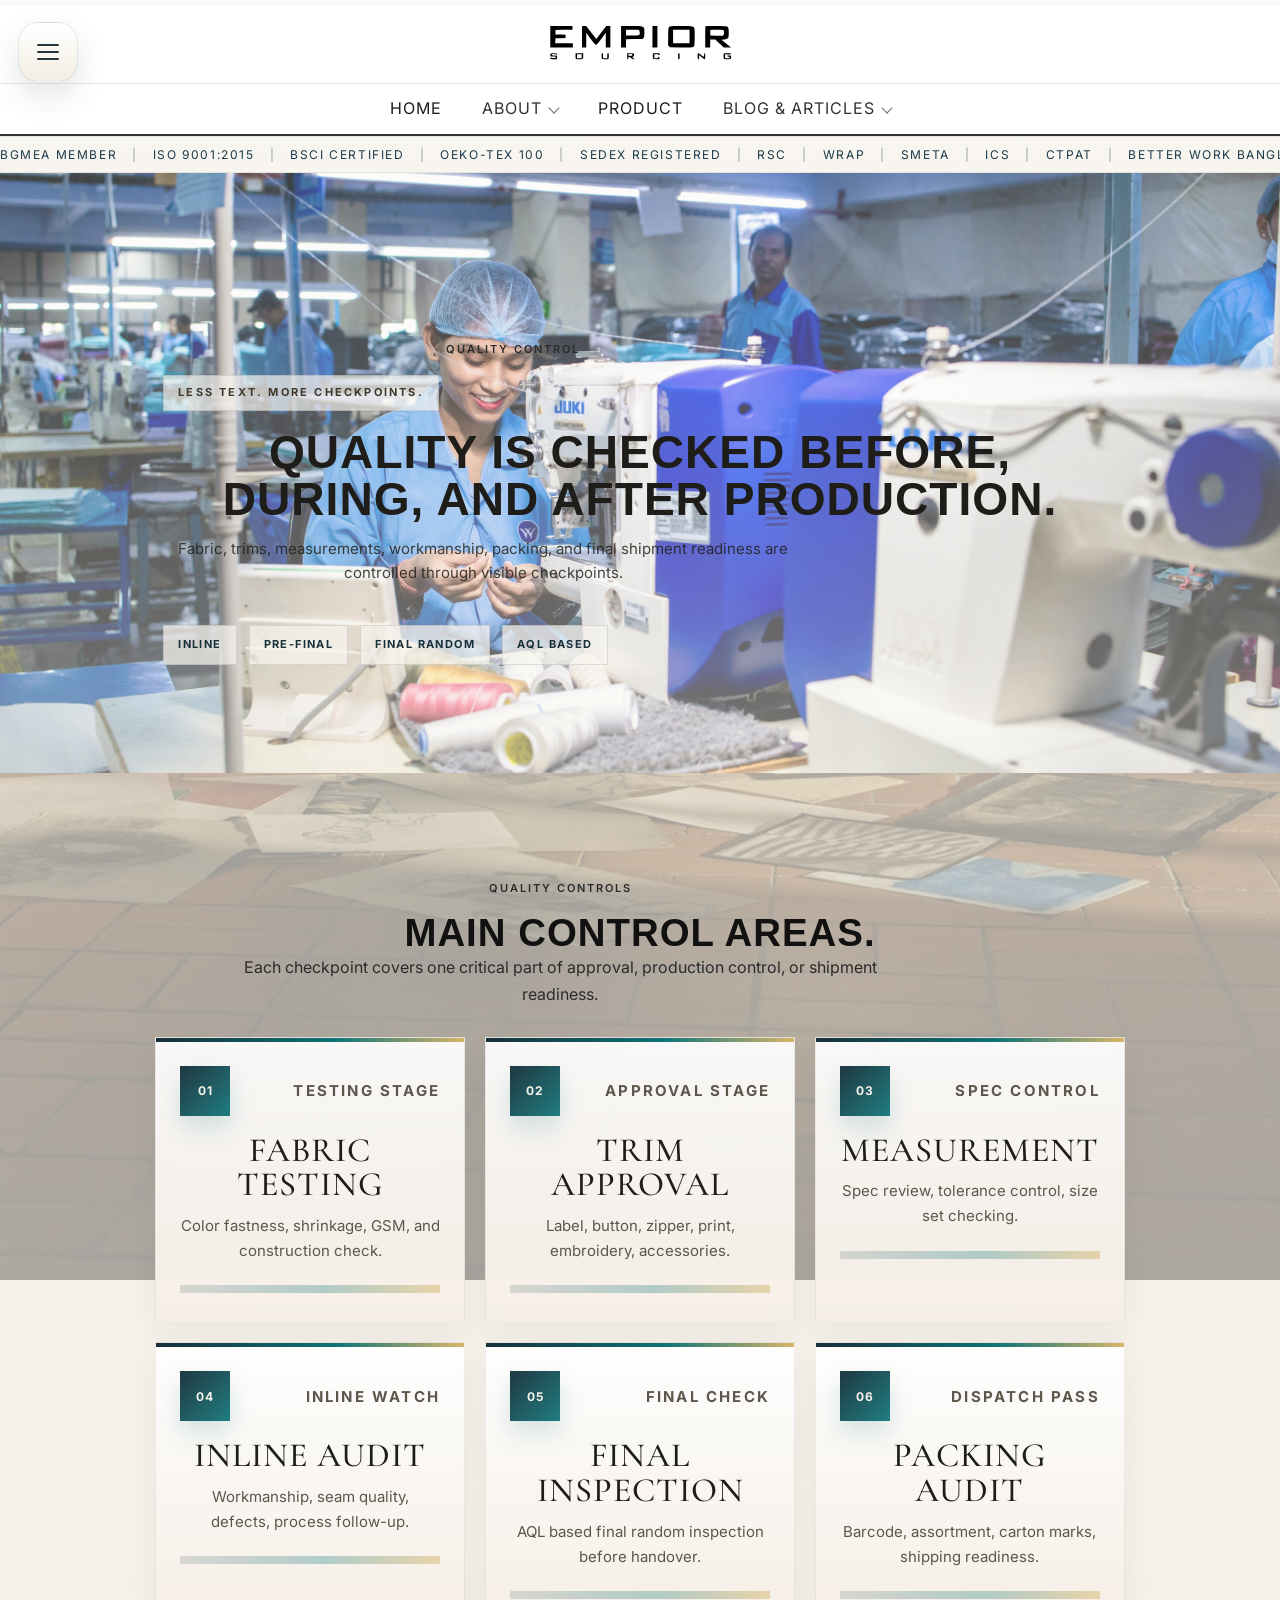
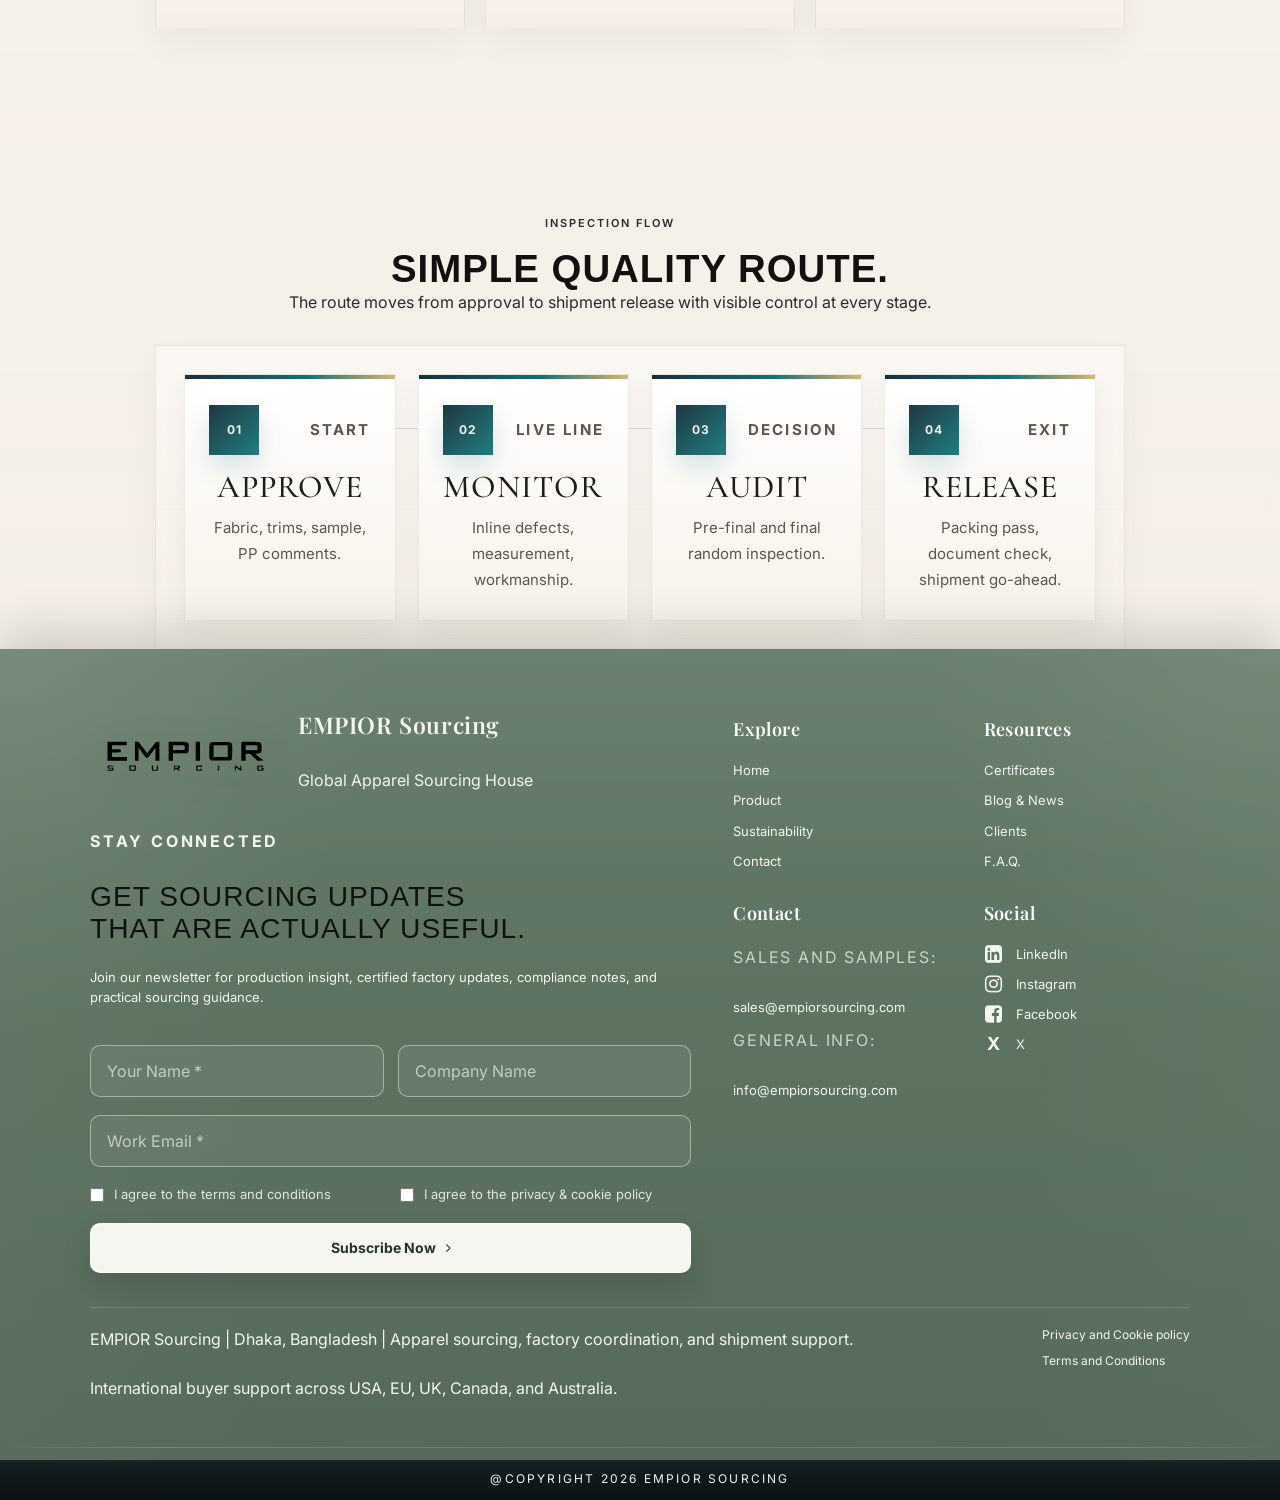
<file: quality.html>
<!doctype html>
<html lang="en">
<head>
  <meta charset="utf-8" />
  <meta name="viewport" content="width=device-width, initial-scale=1" />
  <title>EMPIOR Sourcing - Quality Control</title>
  <meta
    name="description"
    content="Explore EMPIOR Sourcing quality control checkpoints, inspection flow, and approval criteria from fabric to shipment."
  />
  <link rel="stylesheet" href="style.css" />
  <link rel="preconnect" href="https://fonts.googleapis.com" />
  <link
    href="https://fonts.googleapis.com/css2?family=Baloo+Da+2:wght@400;500;600&family=Cormorant+Garamond:wght@400;500;600&family=Inter:wght@400;500;600;700;800&family=Playfair+Display:wght@500;600;700&display=swap"
    rel="stylesheet"
  />
  <link rel="stylesheet" href="https://cdnjs.cloudflare.com/ajax/libs/font-awesome/4.7.0/css/font-awesome.min.css" />
</head>
<body class="site-page quality-page">

  <header class="main-header">
    <div class="top-header">
      <div class="menu-icon left-menu">
        <button class="menu-trigger" type="button" aria-label="Open site menu" aria-expanded="false" aria-controls="leftMenuDropdown">
          <span></span>
          <span></span>
          <span></span>
        </button>
        <div class="left-menu-dropdown" id="leftMenuDropdown" role="menu" aria-hidden="true">
          <div class="side-menu-shell">
            <div class="side-menu-header">
              <div class="side-menu-brand">
                <img src="images/Empior-Logo-3.svg" alt="EMPIOR Sourcing logo" class="side-menu-logo" />
                
              </div>
              <button class="side-menu-close" type="button" aria-label="Close site menu">
                &times;
              </button>
            </div>
            <div class="side-menu-body">
              <div class="side-menu-section">
                <p class="side-menu-section-label">Core</p>
                <div class="side-menu-items">
                  <a href="index.html" role="menuitem">Home</a>
                  <a href="about.html" role="menuitem">About</a>
                  <a href="services.html" role="menuitem">Services</a>
                  <a href="products.html" role="menuitem">Product</a>
                </div>
              </div>
              <div class="side-menu-section">
                <p class="side-menu-section-label">Operations</p>
                <div class="side-menu-items">
                  <a href="factories.html" role="menuitem">Factories</a>
                  <a href="process.html" role="menuitem">Process</a>
                  <a href="quality.html" role="menuitem" class="active">Quality</a>
                  <a href="sustainability.html" role="menuitem">Sustainability</a>
                </div>
              </div>
              <div class="side-menu-section">
                <p class="side-menu-section-label">Insights</p>
                <div class="side-menu-items">
                  <a href="certificates.html" role="menuitem">Certificates</a>
                  <a href="clients.html" role="menuitem">Clients</a>
                  <a href="resources.html" role="menuitem">Blog &amp; Articles</a>
                  <a href="contact.html" role="menuitem">Contact</a>
                </div>
              </div>
              
            </div>
          </div>
        </div>
      </div>

      <div class="logo">
        <img src="images/Empior-Logo-3.svg" alt="EMPIOR Sourcing logo" class="logo-image" />
      </div>
    </div>

    <nav class="main-nav" aria-label="Primary navigation">
      <a href="index.html">Home</a>
      <div class="main-nav-item has-submenu">
        <button class="main-nav-link" type="button" aria-expanded="false" aria-controls="aboutNavSubmenu">About</button>
        <div class="main-nav-submenu" id="aboutNavSubmenu">
          <a href="about.html">About Overview</a>
          <a href="about.html#overview">Overview</a>
          <a href="about.html#story">Our Story</a>
          <a href="about.html#vision">Vision</a>
          <a href="about.html#team">Our Team</a>
          <a href="about.html#mission">Mission</a>
          <a href="about.html#principles">Principles</a>
          <a href="contact.html">Contact</a>
        </div>
      </div>
      <a href="products.html">Product</a>
      <div class="main-nav-item has-submenu">
        <button class="main-nav-link" type="button" aria-expanded="false" aria-controls="resourcesNavSubmenu">Blog &amp; Articles</button>
        <div class="main-nav-submenu main-nav-submenu-journal" id="resourcesNavSubmenu">
          <a href="resources.html">Overview</a>
          <a href="resources.html#featured-articles">Featured Articles</a>
          <a href="resources.html#latest-reads">Latest Reads</a>
          <a href="contact.html">Suggest A Topic</a>
        </div>
      </div>
    </nav>

    <div class="cert-strip">
      <div class="cert-strip-track">
        <div class="cert-strip-group">
          <span>BGMEA MEMBER</span>
          <span class="cert-strip-sep">|</span>
          <span>ISO 9001:2015</span>
          <span class="cert-strip-sep">|</span>
          <span>BSCI CERTIFIED</span>
          <span class="cert-strip-sep">|</span>
          <span>OEKO-TEX 100</span>
          <span class="cert-strip-sep">|</span>
          <span>SEDEX REGISTERED</span>
          <span class="cert-strip-sep">|</span>
          <span>RSC</span>
          <span class="cert-strip-sep">|</span>
          <span>WRAP</span>
          <span class="cert-strip-sep">|</span>
          <span>SMETA</span>
          <span class="cert-strip-sep">|</span>
          <span>ICS</span>
          <span class="cert-strip-sep">|</span>
          <span>CTPAT</span>
          <span class="cert-strip-sep">|</span>
          <span>BETTER WORK BANGLADESH</span>
          <span class="cert-strip-sep">|</span>
          <span>GSV</span>
          <span class="cert-strip-sep">|</span>
          <span>GMP QUALITY</span>
          <span class="cert-strip-sep">|</span>
          <span>ISO 14001:2015</span>
          <span class="cert-strip-sep">|</span>
          <span>GOTS CERTIFIED</span>
          <span class="cert-strip-sep">|</span>
          <span>OCS 100</span>
          <span class="cert-strip-sep">|</span>
          <span>GRS (GLOBAL RECYCLED STANDARD)</span>
          <span class="cert-strip-sep">|</span>
          <span>RCS (RECYCLED CLAIM STANDARD)</span>
          <span class="cert-strip-sep">|</span>
          <span>HIGG FEM 3.0</span>
          <span class="cert-strip-sep">|</span>
          <span>BCI (BETTER COTTON INITIATIVE)</span>
          <span class="cert-strip-sep">|</span>
        </div>

        <div class="cert-strip-group" aria-hidden="true">
          <span>BGMEA MEMBER</span>
          <span class="cert-strip-sep">|</span>
          <span>ISO 9001:2015</span>
          <span class="cert-strip-sep">|</span>
          <span>BSCI CERTIFIED</span>
          <span class="cert-strip-sep">|</span>
          <span>OEKO-TEX 100</span>
          <span class="cert-strip-sep">|</span>
          <span>SEDEX REGISTERED</span>
          <span class="cert-strip-sep">|</span>
          <span>RSC</span>
          <span class="cert-strip-sep">|</span>
          <span>WRAP</span>
          <span class="cert-strip-sep">|</span>
          <span>SMETA</span>
          <span class="cert-strip-sep">|</span>
          <span>ICS</span>
          <span class="cert-strip-sep">|</span>
          <span>CTPAT</span>
          <span class="cert-strip-sep">|</span>
          <span>BETTER WORK BANGLADESH</span>
          <span class="cert-strip-sep">|</span>
          <span>GSV</span>
          <span class="cert-strip-sep">|</span>
          <span>GMP QUALITY</span>
          <span class="cert-strip-sep">|</span>
          <span>ISO 14001:2015</span>
          <span class="cert-strip-sep">|</span>
          <span>GOTS CERTIFIED</span>
          <span class="cert-strip-sep">|</span>
          <span>OCS 100</span>
          <span class="cert-strip-sep">|</span>
          <span>GRS (GLOBAL RECYCLED STANDARD)</span>
          <span class="cert-strip-sep">|</span>
          <span>RCS (RECYCLED CLAIM STANDARD)</span>
          <span class="cert-strip-sep">|</span>
          <span>HIGG FEM 3.0</span>
          <span class="cert-strip-sep">|</span>
          <span>BCI (BETTER COTTON INITIATIVE)</span>
          <span class="cert-strip-sep">|</span>
        </div>
      </div>
    </div>
  </header>

  <div class="menu-overlay" aria-hidden="true"></div>

  <main class="quality-main">
    <section class="quality-hero">
      <div class="quality-hero-copy">
        <p class="section-kicker">Quality Control</p>
        <span class="quality-hero-note">Less text. More checkpoints.</span>
        <h1>Quality is checked before, during, and after production.</h1>
        <p class="quality-hero-text">
          Fabric, trims, measurements, workmanship, packing, and final shipment readiness are controlled through visible checkpoints.
        </p>
        <div class="quality-hero-highlights">
          <span>Inline</span>
          <span>Pre-Final</span>
          <span>Final Random</span>
          <span>AQL Based</span>
        </div>
      </div>
    </section>

    <section class="quality-grid-section">
      <div class="quality-section-head">
        <p class="section-kicker">Quality Controls</p>
        <h2>Main control areas.</h2>
        <p>Each checkpoint covers one critical part of approval, production control, or shipment readiness.</p>
      </div>
      <div class="quality-grid">
        <article class="quality-card">
          <div class="quality-card-top">
            <span>01</span>
            <p>Testing Stage</p>
          </div>
          <h3>Fabric Testing</h3>
          <p>Color fastness, shrinkage, GSM, and construction check.</p>
          <div class="quality-card-bar" aria-hidden="true"></div>
        </article>
        <article class="quality-card">
          <div class="quality-card-top">
            <span>02</span>
            <p>Approval Stage</p>
          </div>
          <h3>Trim Approval</h3>
          <p>Label, button, zipper, print, embroidery, accessories.</p>
          <div class="quality-card-bar" aria-hidden="true"></div>
        </article>
        <article class="quality-card">
          <div class="quality-card-top">
            <span>03</span>
            <p>Spec Control</p>
          </div>
          <h3>Measurement</h3>
          <p>Spec review, tolerance control, size set checking.</p>
          <div class="quality-card-bar" aria-hidden="true"></div>
        </article>
        <article class="quality-card">
          <div class="quality-card-top">
            <span>04</span>
            <p>Inline Watch</p>
          </div>
          <h3>Inline Audit</h3>
          <p>Workmanship, seam quality, defects, process follow-up.</p>
          <div class="quality-card-bar" aria-hidden="true"></div>
        </article>
        <article class="quality-card">
          <div class="quality-card-top">
            <span>05</span>
            <p>Final Check</p>
          </div>
          <h3>Final Inspection</h3>
          <p>AQL based final random inspection before handover.</p>
          <div class="quality-card-bar" aria-hidden="true"></div>
        </article>
        <article class="quality-card">
          <div class="quality-card-top">
            <span>06</span>
            <p>Dispatch Pass</p>
          </div>
          <h3>Packing Audit</h3>
          <p>Barcode, assortment, carton marks, shipping readiness.</p>
          <div class="quality-card-bar" aria-hidden="true"></div>
        </article>
      </div>
    </section>

    <section class="quality-flow">
      <div class="quality-section-head quality-section-head-left">
        <p class="section-kicker">Inspection Flow</p>
        <h2>Simple quality route.</h2>
        <p>The route moves from approval to shipment release with visible control at every stage.</p>
      </div>
      <div class="quality-flow-grid">
        <article>
          <div class="quality-flow-step-top">
            <span>01</span>
            <p>Start</p>
          </div>
          <h3>Approve</h3>
          <p>Fabric, trims, sample, PP comments.</p>
        </article>
        <article>
          <div class="quality-flow-step-top">
            <span>02</span>
            <p>Live Line</p>
          </div>
          <h3>Monitor</h3>
          <p>Inline defects, measurement, workmanship.</p>
        </article>
        <article>
          <div class="quality-flow-step-top">
            <span>03</span>
            <p>Decision</p>
          </div>
          <h3>Audit</h3>
          <p>Pre-final and final random inspection.</p>
        </article>
        <article>
          <div class="quality-flow-step-top">
            <span>04</span>
            <p>Exit</p>
          </div>
          <h3>Release</h3>
          <p>Packing pass, document check, shipment go-ahead.</p>
        </article>
      </div>
    </section>
  </main>

    <footer class="footer">
    <div class="container footer-shell">
            <div class="footer-newsletter">
        <div class="footer-newsletter-intro">
          <div class="footer-brand-lockup">
            <img src="images/Empior-Logo-3.svg" alt="EMPIOR Sourcing logo" class="footer-brand-image" />
            <div class="footer-brand-copy">
              <p class="footer-brand-caption">EMPIOR Sourcing</p>
              <p class="footer-brand-note">Global Apparel Sourcing House</p>
            </div>
          </div>

          <div class="footer-newsletter-head">
            <p class="footer-newsletter-kicker">Stay Connected</p>
            <h2 class="footer-newsletter-title">Get sourcing updates that are actually useful.</h2>
            <p class="footer-newsletter-copy">
              Join our newsletter for production insight, certified factory updates, compliance notes, and practical sourcing guidance.
            </p>
          </div>
        </div>

        <form class="footer-newsletter-form">
          <div class="footer-newsletter-grid">
            <input type="text" name="name" placeholder="Your Name *" aria-label="Your Name" />
            <input type="text" name="company" placeholder="Company Name" aria-label="Company Name" />
          </div>
          <input type="email" name="email" placeholder="Work Email *" aria-label="Work Email" />
          <div class="footer-consent-row">
            <label class="footer-check">
              <input type="checkbox" name="terms" />
              <span>I agree to the <a href="terms.html">terms and conditions</a></span>
            </label>
            <label class="footer-check">
              <input type="checkbox" name="privacy" />
              <span>I agree to the <a href="privacy.html">privacy &amp; cookie policy</a></span>
            </label>
          </div>
          <button type="submit" class="footer-join-btn">Subscribe Now <i class="fa fa-angle-right" aria-hidden="true"></i></button>
        </form>
      </div>

      <div class="footer-links-panel">
        <div class="footer-link-columns">
          <div class="footer-link-group">
            <h4 class="footer-title">Explore</h4>
            <a class="footer-link" href="index.html">Home</a>
            <a class="footer-link" href="products.html">Product</a>
            <a class="footer-link" href="sustainability.html">Sustainability</a>
            <a class="footer-link" href="contact.html">Contact</a>
          </div>

          <div class="footer-link-group">
            <h4 class="footer-title">Resources</h4>
            <a class="footer-link" href="certificates.html">Certificates</a>
            <a class="footer-link" href="resources.html">Blog &amp; News</a>
            <a class="footer-link" href="clients.html">Clients</a>
            <a class="footer-link" href="contact.html">F.A.Q.</a>
          </div>

          <div class="footer-link-group">
            <h4 class="footer-title">Contact</h4>
            <p class="footer-contact-line">Sales and samples:</p>
            <a class="footer-link" href="mailto:sales@empiorsourcing.com">sales@empiorsourcing.com</a>
            <p class="footer-contact-line">General Info:</p>
            <a class="footer-link" href="mailto:info@empiorsourcing.com">info@empiorsourcing.com</a>
          </div>

          <div class="footer-link-group">
            <h4 class="footer-title">Social</h4>
            <a class="footer-social-row" href="https://linkedin.com" aria-label="LinkedIn"><i
                class="fa fa-linkedin-square" aria-hidden="true"></i><span>LinkedIn</span></a>
            <a class="footer-social-row" href="https://instagram.com" aria-label="Instagram"><i class="fa fa-instagram"
                aria-hidden="true"></i><span>Instagram</span></a>
            <a class="footer-social-row" href="https://facebook.com" aria-label="Facebook"><i
                class="fa fa-facebook-square" aria-hidden="true"></i><span>Facebook</span></a>
            <a class="footer-social-row" href="https://x.com" aria-label="X"><span
                class="footer-social-x">X</span><span>X</span></a>
          </div>
        </div>
      </div>
    </div>

    <div class="container footer-legal-row">
      <div class="footer-legal-copy">
        <p>EMPIOR Sourcing | Dhaka, Bangladesh | Apparel sourcing, factory coordination, and shipment support.</p>
        <p>International buyer support across USA, EU, UK, Canada, and Australia.</p>
      </div>
      <div class="footer-legal-links">
        <a href="privacy.html">Privacy and Cookie policy</a>
        <a href="terms.html">Terms and Conditions</a>
      </div>
    </div>

        <div class="footer-bottom-bar">
      <div class="container footer-bottom-inner">
        <span class="footer-bottom-copy">@Copyright 2026 EMPIOR Sourcing</span>
      </div>
    </div>
  </footer>

  <script>
    function initMenu() {
      const menuTrigger = document.querySelector(".menu-trigger");
      const menuDropdown = document.querySelector(".left-menu-dropdown");
      const menuOverlay = document.querySelector(".menu-overlay");
      const menuClose = document.querySelector(".side-menu-close");
      const menuBody = menuDropdown?.querySelector(".side-menu-body");
      if (!menuTrigger || !menuDropdown) return;

      if (menuDropdown.parentElement !== document.body) {
        document.body.appendChild(menuDropdown);
      }

      const scrollRegion = menuBody || menuDropdown;

      const openMenu = () => {
        menuDropdown.classList.add("open");
        scrollRegion.scrollTop = 0;
        document.body.classList.add("menu-open");
        menuTrigger.setAttribute("aria-expanded", "true");
        menuDropdown.setAttribute("aria-hidden", "false");
        if (menuOverlay) {
          menuOverlay.classList.add("show");
          menuOverlay.setAttribute("aria-hidden", "false");
        }
      };

      const closeMenu = () => {
        menuDropdown.classList.remove("open");
        document.body.classList.remove("menu-open");
        menuTrigger.setAttribute("aria-expanded", "false");
        menuDropdown.setAttribute("aria-hidden", "true");
        if (menuOverlay) {
          menuOverlay.classList.remove("show");
          menuOverlay.setAttribute("aria-hidden", "true");
        }
      };

      menuTrigger.addEventListener("click", (event) => {
        event.stopPropagation();
        if (menuDropdown.classList.contains("open")) {
          closeMenu();
        } else {
          openMenu();
        }
      });

      if (menuClose) {
        menuClose.addEventListener("click", (event) => {
          event.preventDefault();
          event.stopPropagation();
          closeMenu();
        });
      }

      if (menuOverlay) {
        menuOverlay.addEventListener("click", closeMenu);
      }

      menuDropdown.addEventListener("click", (event) => {
        event.stopPropagation();
      });

      document.addEventListener("click", (event) => {
        if (!menuDropdown.contains(event.target) && !menuTrigger.contains(event.target)) {
          closeMenu();
        }
      });

      document.addEventListener("keydown", (event) => {
        if (event.key === "Escape") closeMenu();
      });

      menuDropdown.querySelectorAll('a[role="menuitem"]').forEach((link) => {
        link.addEventListener("click", closeMenu);
      });

      closeMenu();
    }

    initMenu();
  </script>
</body>
</html>
</file>
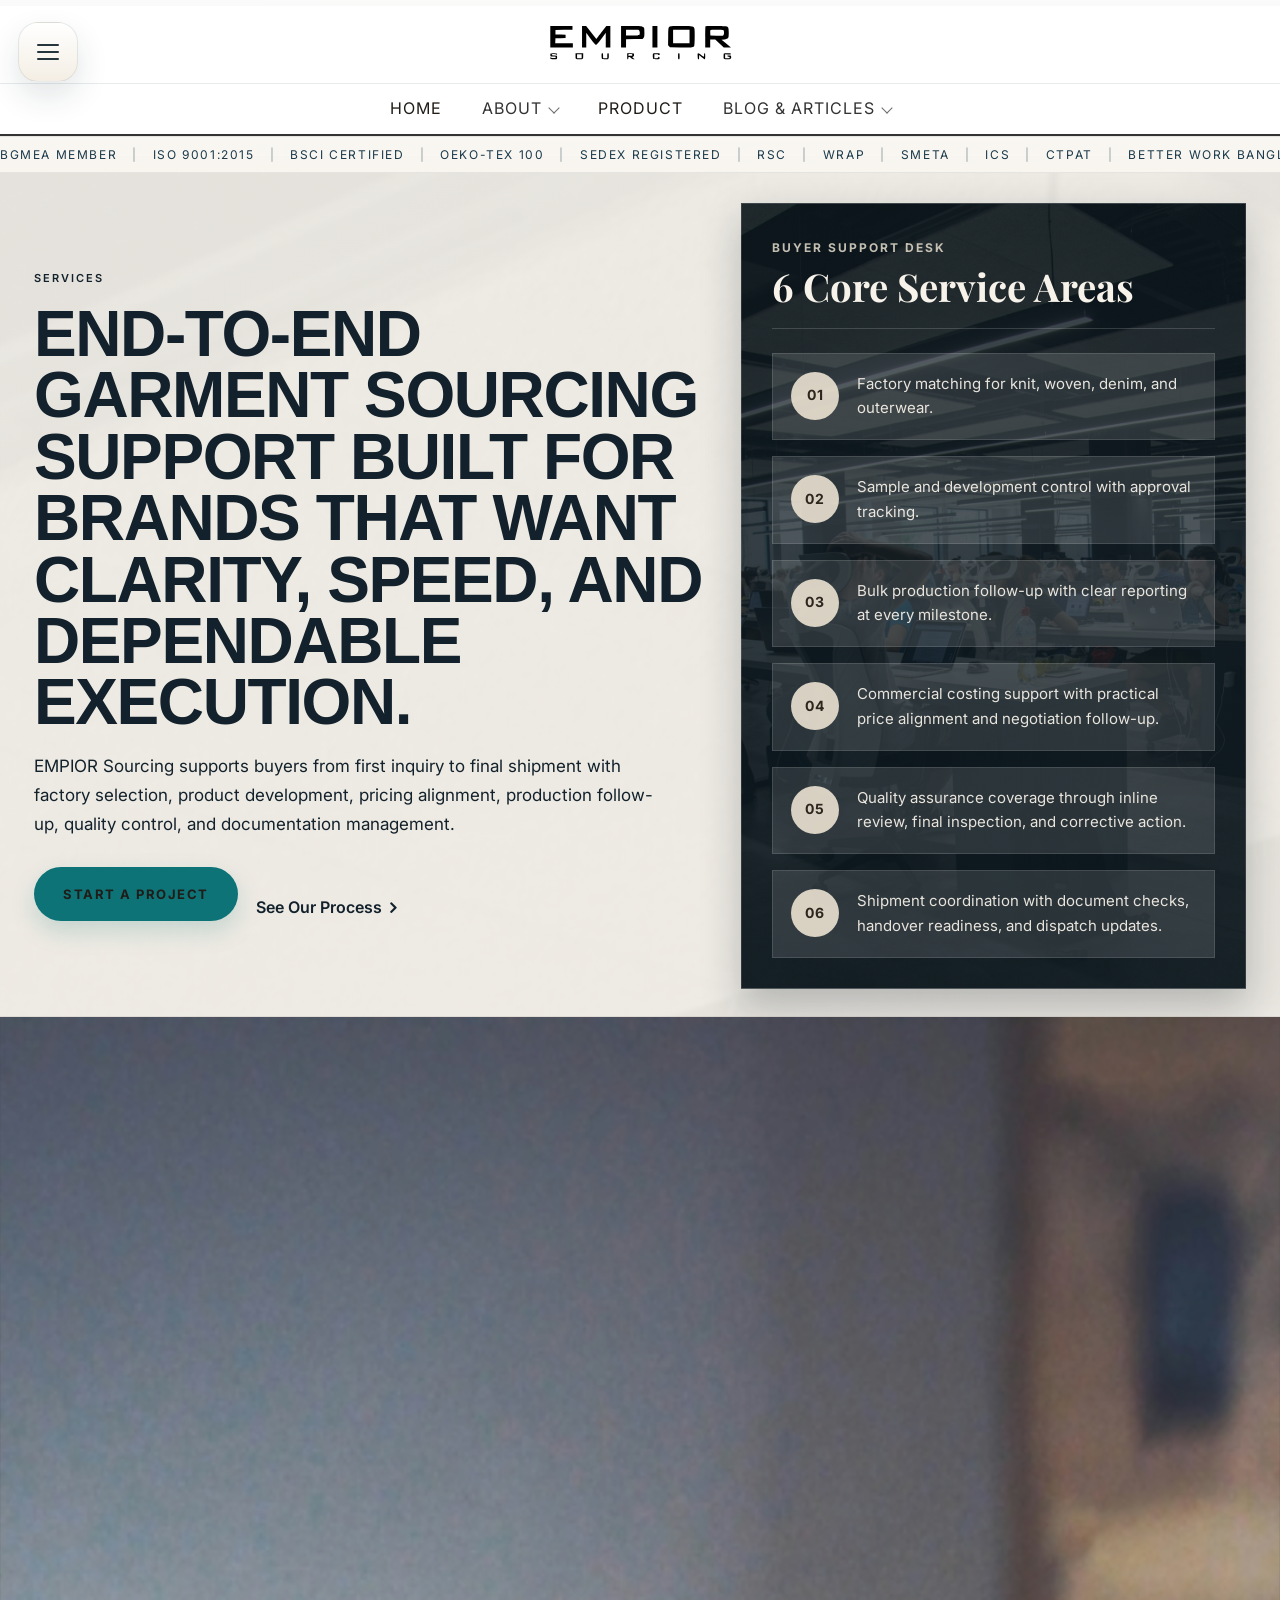
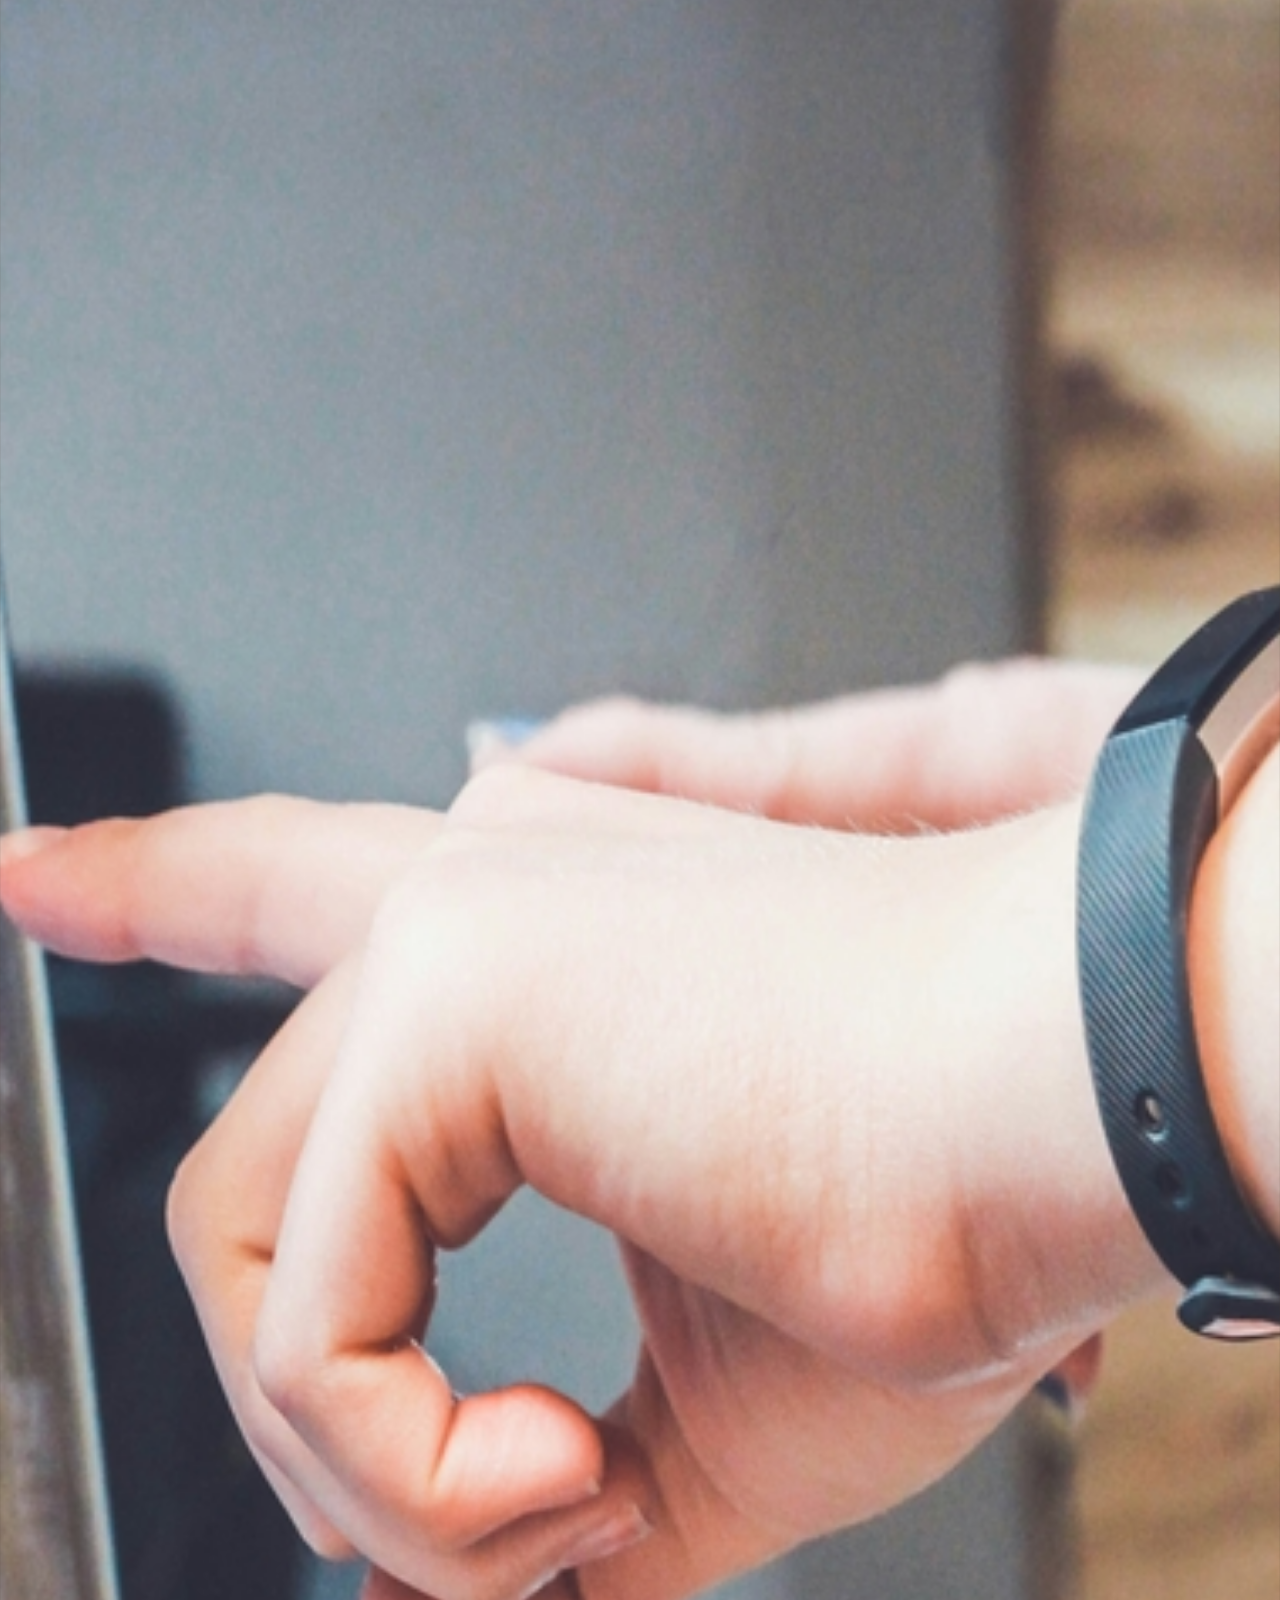
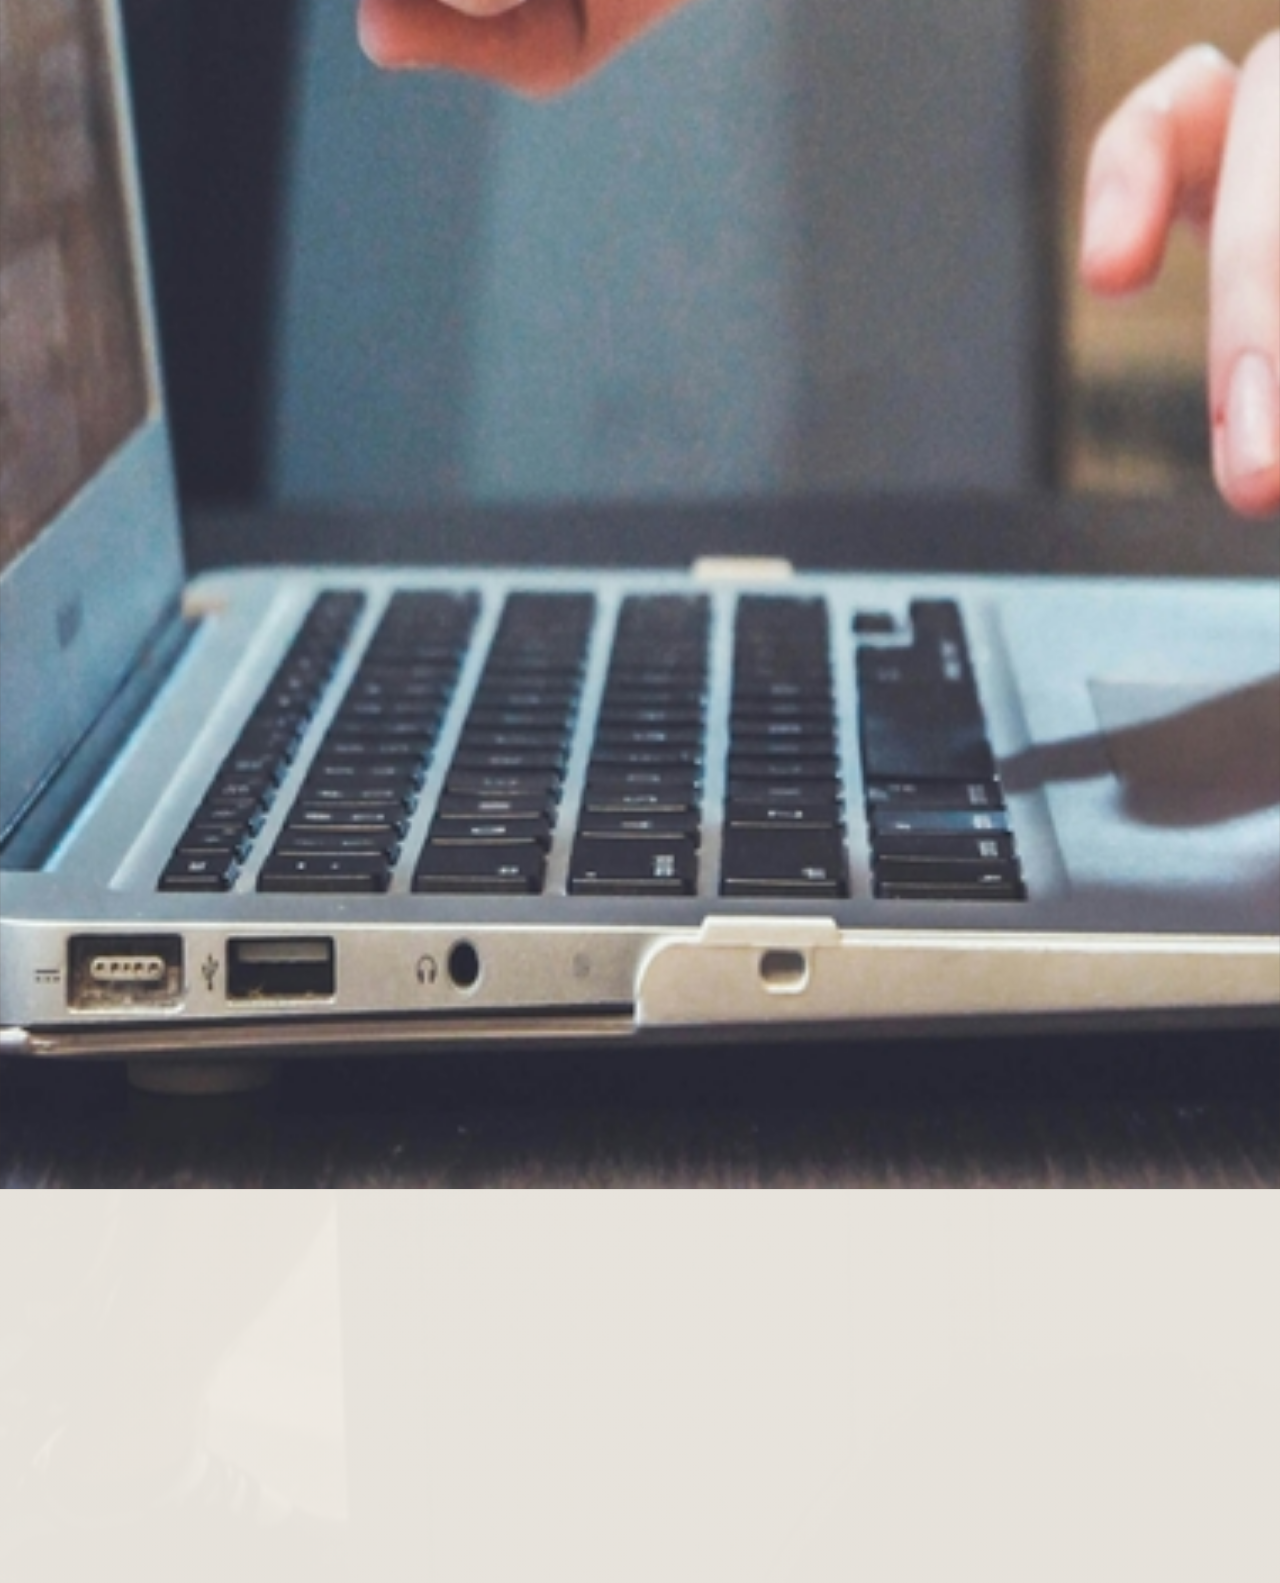
<file: services.html>
<!doctype html>
<html lang="en">
<head>
  <meta charset="utf-8" />
  <meta name="viewport" content="width=device-width, initial-scale=1" />
  <title>EMPIOR Sourcing - Services</title>
  <meta name="description"
    content="Explore EMPIOR Sourcing services for product development, factory matching, production follow-up, quality assurance, and shipment coordination." />
  <link rel="stylesheet" href="style.css" />
  <link rel="preconnect" href="https://fonts.googleapis.com" />
  <link
    href="https://fonts.googleapis.com/css2?family=Baloo+Da+2:wght@400;500;600&family=Cormorant+Garamond:wght@400;500;600&family=Inter:wght@400;500;600;700;800&family=Playfair+Display:wght@500;600;700&display=swap"
    rel="stylesheet" />
  <link rel="stylesheet" href="https://cdnjs.cloudflare.com/ajax/libs/font-awesome/4.7.0/css/font-awesome.min.css" />
</head>
<body class="site-page services-page">
  

  <header class="main-header">
    <div class="top-header">
      <div class="menu-icon left-menu">
        <button class="menu-trigger" type="button" aria-label="Open site menu" aria-expanded="false" aria-controls="leftMenuDropdown">
          <span></span>
          <span></span>
          <span></span>
        </button>
        <div class="left-menu-dropdown" id="leftMenuDropdown" role="menu" aria-hidden="true">
          <div class="side-menu-shell">
            <div class="side-menu-header">
              <div class="side-menu-brand">
                <img src="images/Empior-Logo-3.svg" alt="EMPIOR Sourcing logo" class="side-menu-logo" />
                
              </div>
              <button class="side-menu-close" type="button" aria-label="Close site menu">
                &times;
              </button>
            </div>
            <div class="side-menu-body">
              <div class="side-menu-section">
                <p class="side-menu-section-label">Core</p>
                <div class="side-menu-items">
                  <a href="index.html" role="menuitem">Home</a>
                  <a href="about.html" role="menuitem">About</a>
                  <a href="services.html" role="menuitem" class="active">Services</a>
                  <a href="products.html" role="menuitem">Product</a>
                </div>
              </div>
              <div class="side-menu-section">
                <p class="side-menu-section-label">Operations</p>
                <div class="side-menu-items">
                  <a href="factories.html" role="menuitem">Factories</a>
                  <a href="process.html" role="menuitem">Process</a>
                  <a href="quality.html" role="menuitem">Quality</a>
                  <a href="sustainability.html" role="menuitem">Sustainability</a>
                </div>
              </div>
              <div class="side-menu-section">
                <p class="side-menu-section-label">Insights</p>
                <div class="side-menu-items">
                  <a href="certificates.html" role="menuitem">Certificates</a>
                  <a href="clients.html" role="menuitem">Clients</a>
                  <a href="resources.html" role="menuitem">Blog &amp; Articles</a>
                  <a href="contact.html" role="menuitem">Contact</a>
                </div>
              </div>
              
            </div>
          </div>
        </div>
      </div>

      <div class="logo">
        <img src="images/Empior-Logo-3.svg" alt="EMPIOR Sourcing logo" class="logo-image" />
      </div>
    </div>

    <nav class="main-nav" aria-label="Primary navigation">
      <a href="index.html">Home</a>
      <div class="main-nav-item has-submenu">
        <button class="main-nav-link" type="button" aria-expanded="false" aria-controls="aboutNavSubmenu">About</button>
        <div class="main-nav-submenu" id="aboutNavSubmenu">
          <a href="about.html">About Overview</a>
          <a href="about.html#overview">Overview</a>
          <a href="about.html#story">Our Story</a>
          <a href="about.html#vision">Vision</a>
          <a href="about.html#team">Our Team</a>
          <a href="about.html#mission">Mission</a>
          <a href="about.html#principles">Principles</a>
          <a href="contact.html">Contact</a>
        </div>
      </div>
      <a href="products.html">Product</a>
      <div class="main-nav-item has-submenu">
        <button class="main-nav-link" type="button" aria-expanded="false" aria-controls="resourcesNavSubmenu">Blog &amp; Articles</button>
        <div class="main-nav-submenu main-nav-submenu-journal" id="resourcesNavSubmenu">
          <a href="resources.html">Overview</a>
          <a href="resources.html#featured-articles">Featured Articles</a>
          <a href="resources.html#latest-reads">Latest Reads</a>
          <a href="contact.html">Suggest A Topic</a>
        </div>
      </div>
    </nav>

    <div class="cert-strip">
      <div class="cert-strip-track">
        <div class="cert-strip-group">
          <span>BGMEA MEMBER</span>
          <span class="cert-strip-sep">|</span>
          <span>ISO 9001:2015</span>
          <span class="cert-strip-sep">|</span>
          <span>BSCI CERTIFIED</span>
          <span class="cert-strip-sep">|</span>
          <span>OEKO-TEX 100</span>
          <span class="cert-strip-sep">|</span>
          <span>SEDEX REGISTERED</span>
          <span class="cert-strip-sep">|</span>
          <span>RSC</span>
          <span class="cert-strip-sep">|</span>
          <span>WRAP</span>
          <span class="cert-strip-sep">|</span>
          <span>SMETA</span>
          <span class="cert-strip-sep">|</span>
          <span>ICS</span>
          <span class="cert-strip-sep">|</span>
          <span>CTPAT</span>
          <span class="cert-strip-sep">|</span>
          <span>BETTER WORK BANGLADESH</span>
          <span class="cert-strip-sep">|</span>
          <span>GSV</span>
          <span class="cert-strip-sep">|</span>
          <span>GMP QUALITY</span>
          <span class="cert-strip-sep">|</span>
          <span>ISO 14001:2015</span>
          <span class="cert-strip-sep">|</span>
          <span>GOTS CERTIFIED</span>
          <span class="cert-strip-sep">|</span>
          <span>OCS 100</span>
          <span class="cert-strip-sep">|</span>
          <span>GRS (GLOBAL RECYCLED STANDARD)</span>
          <span class="cert-strip-sep">|</span>
          <span>RCS (RECYCLED CLAIM STANDARD)</span>
          <span class="cert-strip-sep">|</span>
          <span>HIGG FEM 3.0</span>
          <span class="cert-strip-sep">|</span>
          <span>BCI (BETTER COTTON INITIATIVE)</span>
          <span class="cert-strip-sep">|</span>
        </div>

        <div class="cert-strip-group" aria-hidden="true">
          <span>BGMEA MEMBER</span>
          <span class="cert-strip-sep">|</span>
          <span>ISO 9001:2015</span>
          <span class="cert-strip-sep">|</span>
          <span>BSCI CERTIFIED</span>
          <span class="cert-strip-sep">|</span>
          <span>OEKO-TEX 100</span>
          <span class="cert-strip-sep">|</span>
          <span>SEDEX REGISTERED</span>
          <span class="cert-strip-sep">|</span>
          <span>RSC</span>
          <span class="cert-strip-sep">|</span>
          <span>WRAP</span>
          <span class="cert-strip-sep">|</span>
          <span>SMETA</span>
          <span class="cert-strip-sep">|</span>
          <span>ICS</span>
          <span class="cert-strip-sep">|</span>
          <span>CTPAT</span>
          <span class="cert-strip-sep">|</span>
          <span>BETTER WORK BANGLADESH</span>
          <span class="cert-strip-sep">|</span>
          <span>GSV</span>
          <span class="cert-strip-sep">|</span>
          <span>GMP QUALITY</span>
          <span class="cert-strip-sep">|</span>
          <span>ISO 14001:2015</span>
          <span class="cert-strip-sep">|</span>
          <span>GOTS CERTIFIED</span>
          <span class="cert-strip-sep">|</span>
          <span>OCS 100</span>
          <span class="cert-strip-sep">|</span>
          <span>GRS (GLOBAL RECYCLED STANDARD)</span>
          <span class="cert-strip-sep">|</span>
          <span>RCS (RECYCLED CLAIM STANDARD)</span>
          <span class="cert-strip-sep">|</span>
          <span>HIGG FEM 3.0</span>
          <span class="cert-strip-sep">|</span>
          <span>BCI (BETTER COTTON INITIATIVE)</span>
          <span class="cert-strip-sep">|</span>
        </div>
      </div>
    </div>
  </header>

  <div class="menu-overlay" aria-hidden="true"></div>

  <main class="services-page-main">
    <section class="services-hero">
      <div class="services-hero-copy">
        <p class="section-kicker">Services</p>
        <h1>End-to-end garment sourcing support built for brands that want clarity, speed, and dependable execution.</h1>
        <p class="services-hero-text">
          EMPIOR Sourcing supports buyers from first inquiry to final shipment with factory selection,
          product development, pricing alignment, production follow-up, quality control, and documentation management.
        </p>
        <div class="services-hero-actions">
          <a href="contact.html" class="hero-btn">Start A Project</a>
          <a href="process.html" class="editorial-link">See Our Process</a>
        </div>
      </div>

      <div class="services-hero-panel">
        <div class="services-hero-panel-top">
          <span>Buyer Support Desk</span>
          <strong>6 Core Service Areas</strong>
        </div>
        <div class="services-signal-list">
          <div>
            <span>01</span>
            <p>Factory matching for knit, woven, denim, and outerwear.</p>
          </div>
          <div>
            <span>02</span>
            <p>Sample and development control with approval tracking.</p>
          </div>
          <div>
            <span>03</span>
            <p>Bulk production follow-up with clear reporting at every milestone.</p>
          </div>
          <div>
            <span>04</span>
            <p>Commercial costing support with practical price alignment and negotiation follow-up.</p>
          </div>
          <div>
            <span>05</span>
            <p>Quality assurance coverage through inline review, final inspection, and corrective action.</p>
          </div>
          <div>
            <span>06</span>
            <p>Shipment coordination with document checks, handover readiness, and dispatch updates.</p>
          </div>
        </div>
      </div>
    </section>

    <section class="services-overview" id="services-overview">
      <div class="services-overview-head">
        <p class="section-kicker">Core Services</p>
        <h2>Structured support across the full sourcing cycle.</h2>
        <p>Each service area is designed to reduce friction for buyers while improving visibility, quality, and delivery confidence.</p>
      </div>

      <div class="services-card-grid">
        <article class="service-card feature">
          <p class="service-card-index">01</p>
          <h3>Product Development</h3>
          <p>We coordinate proto, fit, salesman, and pre-production samples with disciplined revision management and buyer approval follow-up.</p>
          <ul class="service-points">
            <li>Tech pack review and development planning</li>
            <li>Sample tracking and revision control</li>
            <li>Fabric, trim, lab dip, and print approval support</li>
          </ul>
        </article>

        <article class="service-card">
          <p class="service-card-index">02</p>
          <h3>Factory Sourcing</h3>
          <p>We match each order with the right factory based on product type, capacity, compliance, pricing, and delivery expectations.</p>
          <ul class="service-points">
            <li>Shortlisting aligned manufacturing partners</li>
            <li>Capability evaluation and compliance review</li>
            <li>Balanced sourcing for price and performance</li>
          </ul>
        </article>

        <article class="service-card">
          <p class="service-card-index">03</p>
          <h3>Costing And Negotiation</h3>
          <p>We prepare practical costing routes and help buyers reach workable targets without compromising quality or timeline stability.</p>
          <ul class="service-points">
            <li>Cost breakdown analysis</li>
            <li>Price alignment with factory partners</li>
            <li>Commercial support during booking confirmation</li>
          </ul>
        </article>

        <article class="service-card">
          <p class="service-card-index">04</p>
          <h3>Production Follow-Up</h3>
          <p>Our team monitors raw materials, line planning, output status, and critical path milestones to keep execution on track.</p>
          <ul class="service-points">
            <li>Time and action calendar management</li>
            <li>Material and production status reporting</li>
            <li>Early escalation of risks or delays</li>
          </ul>
        </article>

        <article class="service-card">
          <p class="service-card-index">05</p>
          <h3>Quality Assurance</h3>
          <p>Quality checks are built into the process through inline monitoring, pre-final review, and shipment-readiness confirmation.</p>
          <ul class="service-points">
            <li>Inline and final inspection coordination</li>
            <li>Measurement, workmanship, and packing checks</li>
            <li>Corrective action follow-up before shipment</li>
          </ul>
        </article>

        <article class="service-card">
          <p class="service-card-index">06</p>
          <h3>Shipment Coordination</h3>
          <p>We support the final handover with documentation checks, booking readiness, and communication between factory, buyer, and forwarder.</p>
          <ul class="service-points">
            <li>Packing list and document review</li>
            <li>Shipment booking and handover readiness</li>
            <li>Final status updates before dispatch</li>
          </ul>
        </article>
      </div>
    </section>

    <section class="services-band">
      <div class="services-band-copy">
        <p class="section-kicker">Why Teams Choose EMPIOR</p>
        <h2>Calmer communication, sharper control, and a sourcing team that stays close to the details.</h2>
      </div>
      <div class="services-band-metrics">
        <div class="services-band-metric">
          <strong>Knit, Woven, Denim</strong>
          <span>Product category coverage</span>
        </div>
        <div class="services-band-metric">
          <strong>Buyer-Focused Reporting</strong>
          <span>Clear updates without noise</span>
        </div>
        <div class="services-band-metric">
          <strong>Compliance-Led Matching</strong>
          <span>Factories chosen with discipline</span>
        </div>
      </div>
    </section>

    <section class="services-flow" id="services-flow">
      <div class="services-flow-head">
        <p class="section-kicker">How We Work</p>
        <h2>A service model that stays involved from the first email to the final carton.</h2>
      </div>

      <div class="services-flow-grid">
        <article class="services-flow-step">
          <span>01</span>
          <h3>Understand The Brief</h3>
          <p>We review product requirements, target pricing, testing needs, and delivery windows before proposing a sourcing route.</p>
        </article>
        <article class="services-flow-step">
          <span>02</span>
          <h3>Build The Right Setup</h3>
          <p>Factories, development plans, and costing strategies are aligned around the buyer's specific order priorities.</p>
        </article>
        <article class="services-flow-step">
          <span>03</span>
          <h3>Drive Execution</h3>
          <p>Our team follows production closely, manages approvals, coordinates inspections, and supports shipment readiness.</p>
        </article>
      </div>
    </section>

    <section class="services-support" id="services-support">
      <div class="services-support-copy">
        <p class="section-kicker">Support Layers</p>
        <h2>More than a vendor search. We provide working support that keeps programs moving.</h2>
        <p>
          Whether you are launching a new line, expanding a category, or stabilizing an existing supply base,
          EMPIOR brings sourcing guidance that is practical, responsive, and aligned with commercial realities.
        </p>
      </div>

      <div class="services-support-list">
        <article>
          <h3>Merchandising Support</h3>
          <p>Daily communication, approvals, timeline control, and buyer-facing updates that reduce confusion and delay.</p>
        </article>
        <article>
          <h3>Compliance Awareness</h3>
          <p>Factory recommendations shaped by audit status, process discipline, and realistic production planning.</p>
        </article>
        <article>
          <h3>Execution Discipline</h3>
          <p>Focused follow-up on materials, quality, and dispatch so issues are addressed before they become shipment problems.</p>
        </article>
      </div>
    </section>

    
  </main>

    <footer class="footer">
    <div class="container footer-shell">
            <div class="footer-newsletter">
        <div class="footer-newsletter-intro">
          <div class="footer-brand-lockup">
            <img src="images/Empior-Logo-3.svg" alt="EMPIOR Sourcing logo" class="footer-brand-image" />
            <div class="footer-brand-copy">
              <p class="footer-brand-caption">EMPIOR Sourcing</p>
              <p class="footer-brand-note">Global Apparel Sourcing House</p>
            </div>
          </div>

          <div class="footer-newsletter-head">
            <p class="footer-newsletter-kicker">Stay Connected</p>
            <h2 class="footer-newsletter-title">Get sourcing updates that are actually useful.</h2>
            <p class="footer-newsletter-copy">
              Join our newsletter for production insight, certified factory updates, compliance notes, and practical sourcing guidance.
            </p>
          </div>
        </div>

        <form class="footer-newsletter-form">
          <div class="footer-newsletter-grid">
            <input type="text" name="name" placeholder="Your Name *" aria-label="Your Name" />
            <input type="text" name="company" placeholder="Company Name" aria-label="Company Name" />
          </div>
          <input type="email" name="email" placeholder="Work Email *" aria-label="Work Email" />
          <div class="footer-consent-row">
            <label class="footer-check">
              <input type="checkbox" name="terms" />
              <span>I agree to the <a href="terms.html">terms and conditions</a></span>
            </label>
            <label class="footer-check">
              <input type="checkbox" name="privacy" />
              <span>I agree to the <a href="privacy.html">privacy &amp; cookie policy</a></span>
            </label>
          </div>
          <button type="submit" class="footer-join-btn">Subscribe Now <i class="fa fa-angle-right" aria-hidden="true"></i></button>
        </form>
      </div>

      <div class="footer-links-panel">
        <div class="footer-link-columns">
          <div class="footer-link-group">
            <h4 class="footer-title">Explore</h4>
            <a class="footer-link" href="index.html">Home</a>
            <a class="footer-link" href="products.html">Product</a>
            <a class="footer-link" href="sustainability.html">Sustainability</a>
            <a class="footer-link" href="contact.html">Contact</a>
          </div>

          <div class="footer-link-group">
            <h4 class="footer-title">Resources</h4>
            <a class="footer-link" href="certificates.html">Certificates</a>
            <a class="footer-link" href="resources.html">Blog &amp; News</a>
            <a class="footer-link" href="clients.html">Clients</a>
            <a class="footer-link" href="contact.html">F.A.Q.</a>
          </div>

          <div class="footer-link-group">
            <h4 class="footer-title">Contact</h4>
            <p class="footer-contact-line">Sales and samples:</p>
            <a class="footer-link" href="mailto:sales@empiorsourcing.com">sales@empiorsourcing.com</a>
            <p class="footer-contact-line">General Info:</p>
            <a class="footer-link" href="mailto:info@empiorsourcing.com">info@empiorsourcing.com</a>
          </div>

          <div class="footer-link-group">
            <h4 class="footer-title">Social</h4>
            <a class="footer-social-row" href="https://linkedin.com" aria-label="LinkedIn"><i
                class="fa fa-linkedin-square" aria-hidden="true"></i><span>LinkedIn</span></a>
            <a class="footer-social-row" href="https://instagram.com" aria-label="Instagram"><i class="fa fa-instagram"
                aria-hidden="true"></i><span>Instagram</span></a>
            <a class="footer-social-row" href="https://facebook.com" aria-label="Facebook"><i
                class="fa fa-facebook-square" aria-hidden="true"></i><span>Facebook</span></a>
            <a class="footer-social-row" href="https://x.com" aria-label="X"><span
                class="footer-social-x">X</span><span>X</span></a>
          </div>
        </div>
      </div>
    </div>

    <div class="container footer-legal-row">
      <div class="footer-legal-copy">
        <p>EMPIOR Sourcing | Dhaka, Bangladesh | Apparel sourcing, factory coordination, and shipment support.</p>
        <p>International buyer support across USA, EU, UK, Canada, and Australia.</p>
      </div>
      <div class="footer-legal-links">
        <a href="privacy.html">Privacy and Cookie policy</a>
        <a href="terms.html">Terms and Conditions</a>
      </div>
    </div>

        <div class="footer-bottom-bar">
      <div class="container footer-bottom-inner">
        <span class="footer-bottom-copy">@Copyright 2026 EMPIOR Sourcing</span>
      </div>
    </div>
  </footer>
  <script>
    function initMenu() {
      const menuTrigger = document.querySelector(".menu-trigger");
      const menuDropdown = document.querySelector(".left-menu-dropdown");
      const menuOverlay = document.querySelector(".menu-overlay");
      const menuClose = document.querySelector(".side-menu-close");
      const menuBody = menuDropdown?.querySelector(".side-menu-body");
      if (!menuTrigger || !menuDropdown) return;

      if (menuDropdown.parentElement !== document.body) {
        document.body.appendChild(menuDropdown);
      }

      const scrollRegion = menuBody || menuDropdown;

      const openMenu = () => {
        menuDropdown.classList.add("open");
        scrollRegion.scrollTop = 0;
        document.body.classList.add("menu-open");
        menuTrigger.setAttribute("aria-expanded", "true");
        menuDropdown.setAttribute("aria-hidden", "false");
        if (menuOverlay) {
          menuOverlay.classList.add("show");
          menuOverlay.setAttribute("aria-hidden", "false");
        }
      };

      const closeMenu = () => {
        menuDropdown.classList.remove("open");
        document.body.classList.remove("menu-open");
        menuTrigger.setAttribute("aria-expanded", "false");
        menuDropdown.setAttribute("aria-hidden", "true");
        if (menuOverlay) {
          menuOverlay.classList.remove("show");
          menuOverlay.setAttribute("aria-hidden", "true");
        }
      };

      menuTrigger.addEventListener("click", (event) => {
        event.stopPropagation();
        if (menuDropdown.classList.contains("open")) {
          closeMenu();
        } else {
          openMenu();
        }
      });

      if (menuClose) {
        menuClose.addEventListener("click", (event) => {
          event.preventDefault();
          event.stopPropagation();
          closeMenu();
        });
      }

      if (menuOverlay) {
        menuOverlay.addEventListener("click", closeMenu);
      }

      menuDropdown.addEventListener("click", (event) => {
        event.stopPropagation();
      });

      document.addEventListener("click", (event) => {
        if (!menuDropdown.contains(event.target) && !menuTrigger.contains(event.target)) {
          closeMenu();
        }
      });

      document.addEventListener("keydown", (event) => {
        if (event.key === "Escape") closeMenu();
      });

      menuDropdown.querySelectorAll('a[role="menuitem"]').forEach((link) => {
        link.addEventListener("click", closeMenu);
      });

      closeMenu();
    }

        function initNavSubmenus() {
      const navItems = document.querySelectorAll(".main-nav-item.has-submenu");
      if (!navItems.length) return;

      const closeAllSubmenus = (exceptItem = null) => {
        navItems.forEach((item) => {
          const button = item.querySelector(".main-nav-link");
          const isOpen = item === exceptItem;
          item.classList.toggle("is-open", isOpen);
          if (button) {
            button.setAttribute("aria-expanded", String(isOpen));
          }
        });
      };

      navItems.forEach((item) => {
        const button = item.querySelector(".main-nav-link");
        if (!button) return;

        button.addEventListener("click", (event) => {
          event.preventDefault();
          event.stopPropagation();
          const willOpen = !item.classList.contains("is-open");
          closeAllSubmenus(willOpen ? item : null);
        });
      });

      document.addEventListener("click", (event) => {
        if (!event.target.closest(".main-nav-item.has-submenu")) {
          closeAllSubmenus();
        }
      });

      document.addEventListener("keydown", (event) => {
        if (event.key === "Escape") {
          closeAllSubmenus();
        }
      });
    }
    function initScrollReveal() {
      const revealItems = document.querySelectorAll("main > section");
      if (!revealItems.length) return;

      revealItems.forEach((item, index) => {
        item.classList.add("scroll-reveal");
        item.style.transitionDelay = `${Math.min(index * 50, 220)}ms`;
      });

      if (!("IntersectionObserver" in window)) {
        revealItems.forEach((item) => item.classList.add("is-visible"));
        return;
      }

      const observer = new IntersectionObserver(
        (entries) => {
          entries.forEach((entry) => {
            if (entry.isIntersecting) {
              entry.target.classList.add("is-visible");
              observer.unobserve(entry.target);
            }
          });
        },
        { threshold: 0.12, rootMargin: "0px 0px -8% 0px" }
      );

      revealItems.forEach((item) => observer.observe(item));
    }

    initMenu();
    initNavSubmenus();
    initScrollReveal();
  </script>
</body>
</html>
</file>
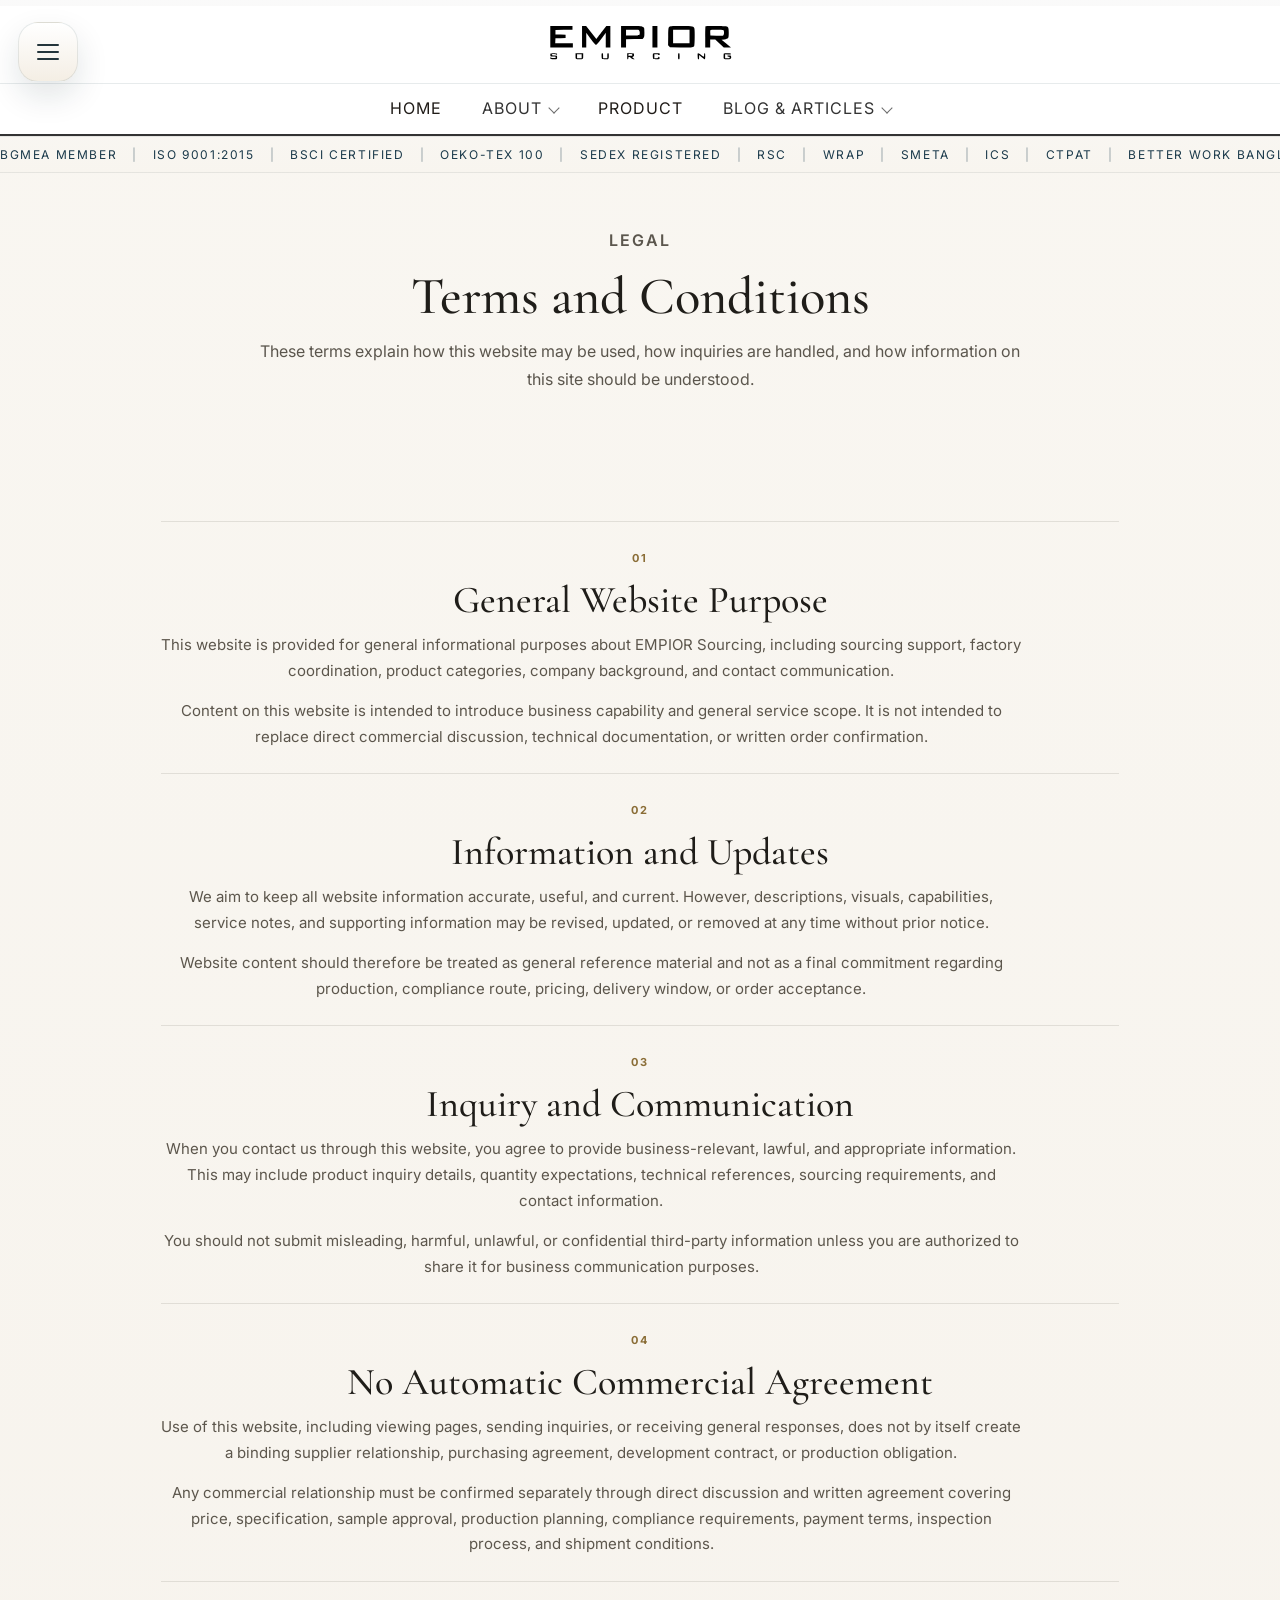
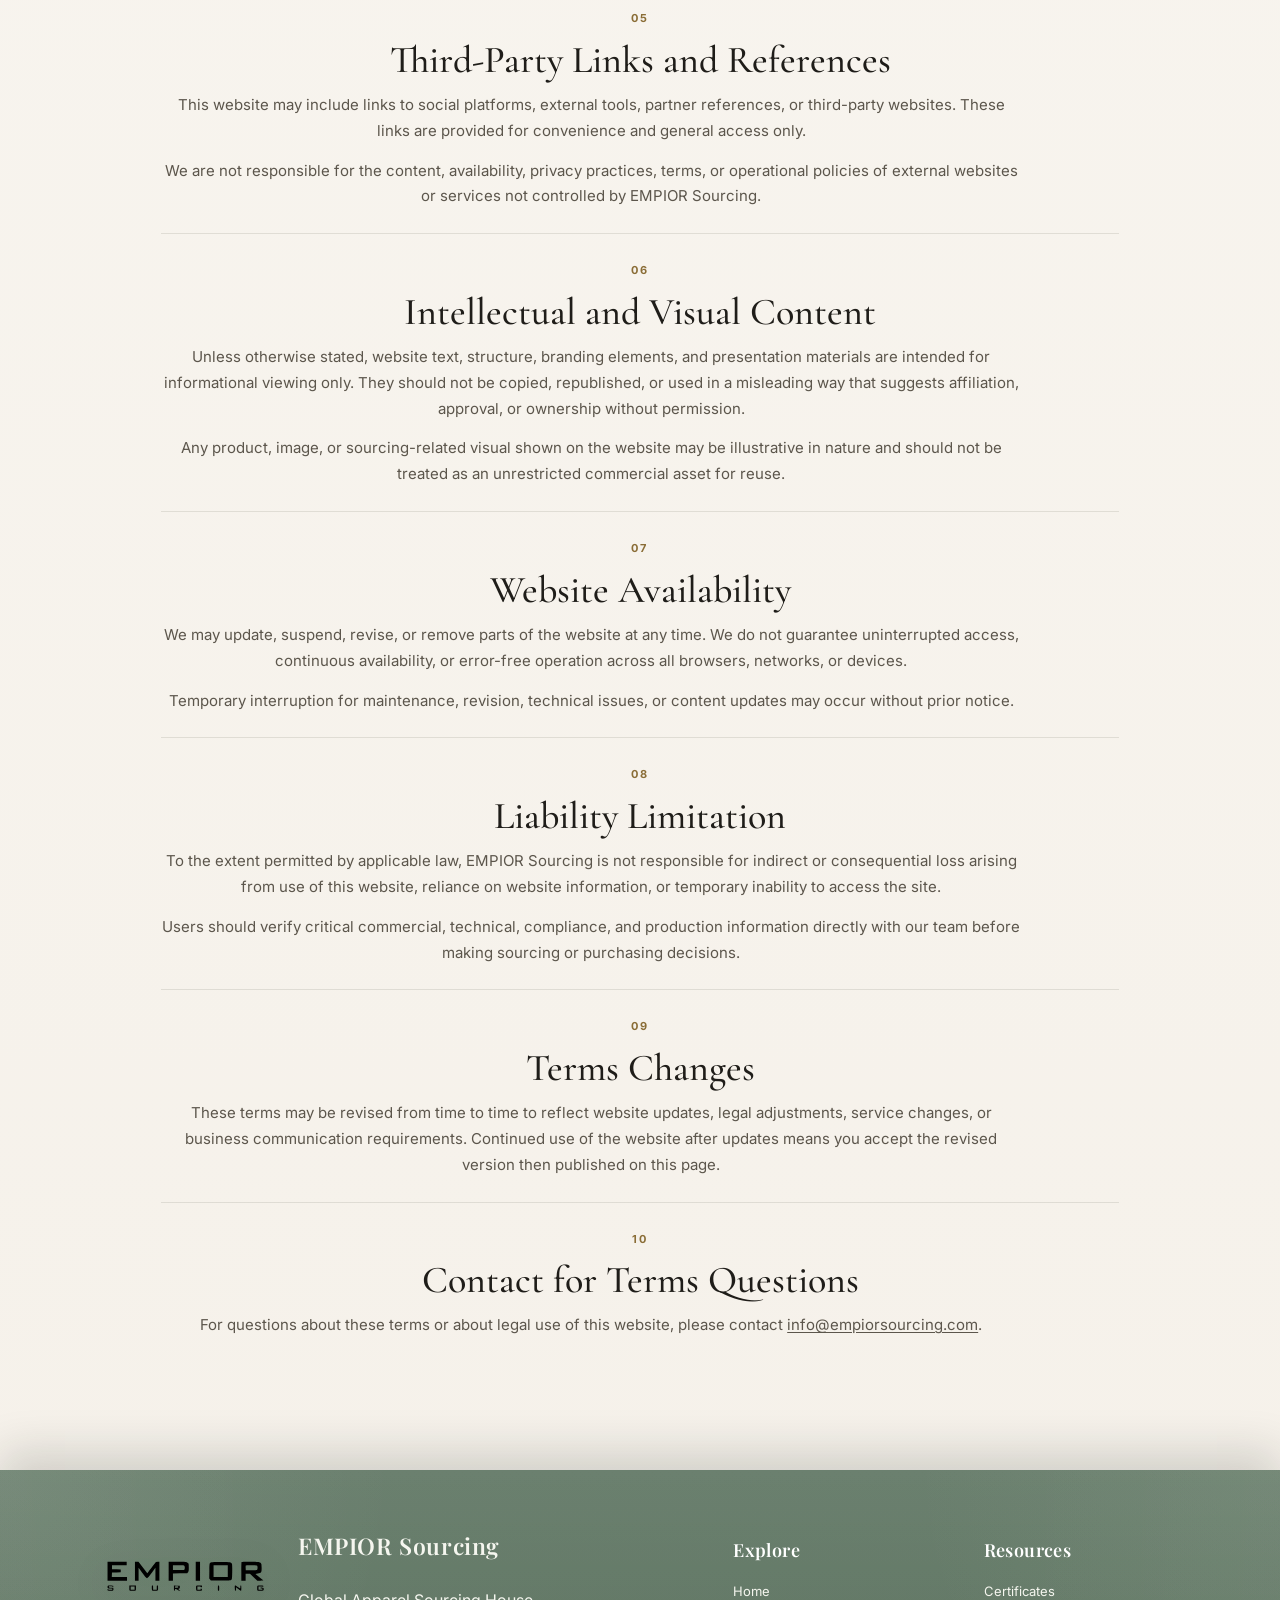
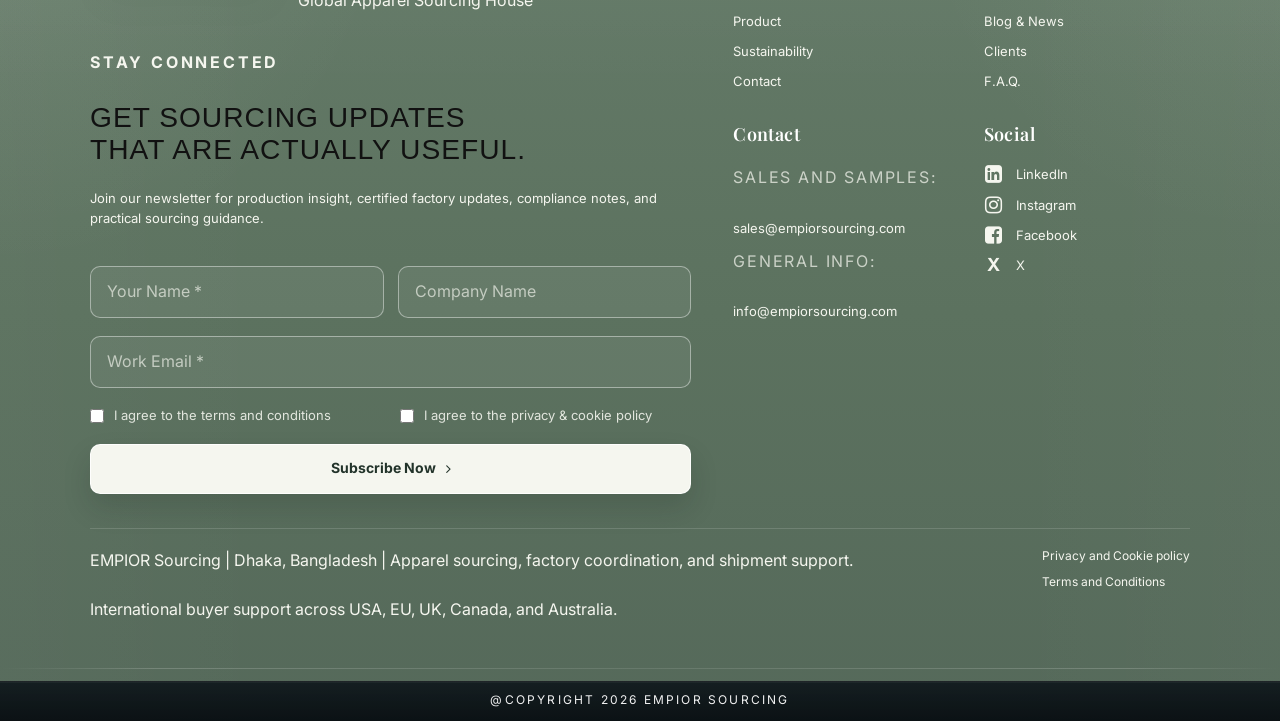
<file: terms.html>
<!doctype html>
<html lang="en">
<head>
  <meta charset="utf-8" />
  <meta name="viewport" content="width=device-width, initial-scale=1" />
  <title>EMPIOR Sourcing - Terms and Conditions</title>
  <meta
    name="description"
    content="Read the EMPIOR Sourcing terms and conditions for website use, inquiries, communication, and general service expectations."
  />
  <link rel="stylesheet" href="style.css" />
  <link rel="preconnect" href="https://fonts.googleapis.com" />
  <link
    href="https://fonts.googleapis.com/css2?family=Baloo+Da+2:wght@400;500;600&family=Cormorant+Garamond:wght@400;500;600&family=Inter:wght@400;500;600;700;800&family=Playfair+Display:wght@500;600;700&display=swap"
    rel="stylesheet"
  />
  <link rel="stylesheet" href="https://cdnjs.cloudflare.com/ajax/libs/font-awesome/4.7.0/css/font-awesome.min.css" />
</head>
<body class="site-page legal-page">
  <header class="main-header">
    <div class="top-header">
      <div class="menu-icon left-menu">
        <button class="menu-trigger" type="button" aria-label="Open site menu" aria-expanded="false" aria-controls="leftMenuDropdown">
          <span></span>
          <span></span>
          <span></span>
        </button>
        <div class="left-menu-dropdown" id="leftMenuDropdown" role="menu" aria-hidden="true">
          <div class="side-menu-shell">
            <div class="side-menu-header">
              <div class="side-menu-brand">
                <img src="images/Empior-Logo-3.svg" alt="EMPIOR Sourcing logo" class="side-menu-logo" />
                
              </div>
              <button class="side-menu-close" type="button" aria-label="Close site menu">&times;</button>
            </div>
            <div class="side-menu-body">
              <div class="side-menu-section">
                <p class="side-menu-section-label">Core</p>
                <div class="side-menu-items">
                  <a href="index.html" role="menuitem">Home</a>
                  <a href="about.html" role="menuitem">About</a>
                  <a href="services.html" role="menuitem">Services</a>
                  <a href="products.html" role="menuitem">Product</a>
                </div>
              </div>
              <div class="side-menu-section">
                <p class="side-menu-section-label">Operations</p>
                <div class="side-menu-items">
                  <a href="factories.html" role="menuitem">Factories</a>
                  <a href="process.html" role="menuitem">Process</a>
                  <a href="quality.html" role="menuitem">Quality</a>
                  <a href="sustainability.html" role="menuitem">Sustainability</a>
                </div>
              </div>
              <div class="side-menu-section">
                <p class="side-menu-section-label">Insights</p>
                <div class="side-menu-items">
                  <a href="certificates.html" role="menuitem">Certificates</a>
                  <a href="clients.html" role="menuitem">Clients</a>
                  <a href="resources.html" role="menuitem">Blog &amp; Articles</a>
                  <a href="contact.html" role="menuitem">Contact</a>
                </div>
              </div>
            </div>
          </div>
        </div>
      </div>
      <div class="logo">
        <img src="images/Empior-Logo-3.svg" alt="EMPIOR Sourcing logo" class="logo-image" />
      </div>
    </div>
    <nav class="main-nav" aria-label="Primary navigation">
      <a href="index.html">Home</a>
      <div class="main-nav-item has-submenu">
        <button class="main-nav-link" type="button" aria-expanded="false" aria-controls="aboutNavSubmenu">About</button>
        <div class="main-nav-submenu" id="aboutNavSubmenu">
          <a href="about.html">About Overview</a>
          <a href="about.html#overview">Overview</a>
          <a href="about.html#story">Our Story</a>
          <a href="about.html#vision">Vision</a>
          <a href="about.html#team">Our Team</a>
          <a href="about.html#mission">Mission</a>
          <a href="about.html#principles">Principles</a>
          <a href="contact.html">Contact</a>
        </div>
      </div>
      <a href="products.html">Product</a>
      <div class="main-nav-item has-submenu">
        <button class="main-nav-link" type="button" aria-expanded="false" aria-controls="resourcesNavSubmenu">Blog &amp; Articles</button>
        <div class="main-nav-submenu main-nav-submenu-journal" id="resourcesNavSubmenu">
          <a href="resources.html">Overview</a>
          <a href="resources.html#featured-articles">Featured Articles</a>
          <a href="resources.html#latest-reads">Latest Reads</a>
          <a href="contact.html">Suggest A Topic</a>
        </div>
      </div>
    </nav>

    <div class="cert-strip">
      <div class="cert-strip-track">
        <div class="cert-strip-group">
          <span>BGMEA MEMBER</span>
          <span class="cert-strip-sep">|</span>
          <span>ISO 9001:2015</span>
          <span class="cert-strip-sep">|</span>
          <span>BSCI CERTIFIED</span>
          <span class="cert-strip-sep">|</span>
          <span>OEKO-TEX 100</span>
          <span class="cert-strip-sep">|</span>
          <span>SEDEX REGISTERED</span>
          <span class="cert-strip-sep">|</span>
          <span>RSC</span>
          <span class="cert-strip-sep">|</span>
          <span>WRAP</span>
          <span class="cert-strip-sep">|</span>
          <span>SMETA</span>
          <span class="cert-strip-sep">|</span>
          <span>ICS</span>
          <span class="cert-strip-sep">|</span>
          <span>CTPAT</span>
          <span class="cert-strip-sep">|</span>
          <span>BETTER WORK BANGLADESH</span>
          <span class="cert-strip-sep">|</span>
          <span>GSV</span>
          <span class="cert-strip-sep">|</span>
          <span>GMP QUALITY</span>
          <span class="cert-strip-sep">|</span>
          <span>ISO 14001:2015</span>
          <span class="cert-strip-sep">|</span>
          <span>GOTS CERTIFIED</span>
          <span class="cert-strip-sep">|</span>
          <span>OCS 100</span>
          <span class="cert-strip-sep">|</span>
          <span>GRS (GLOBAL RECYCLED STANDARD)</span>
          <span class="cert-strip-sep">|</span>
          <span>RCS (RECYCLED CLAIM STANDARD)</span>
          <span class="cert-strip-sep">|</span>
          <span>HIGG FEM 3.0</span>
          <span class="cert-strip-sep">|</span>
          <span>BCI (BETTER COTTON INITIATIVE)</span>
          <span class="cert-strip-sep">|</span>
        </div>

        <div class="cert-strip-group" aria-hidden="true">
          <span>BGMEA MEMBER</span>
          <span class="cert-strip-sep">|</span>
          <span>ISO 9001:2015</span>
          <span class="cert-strip-sep">|</span>
          <span>BSCI CERTIFIED</span>
          <span class="cert-strip-sep">|</span>
          <span>OEKO-TEX 100</span>
          <span class="cert-strip-sep">|</span>
          <span>SEDEX REGISTERED</span>
          <span class="cert-strip-sep">|</span>
          <span>RSC</span>
          <span class="cert-strip-sep">|</span>
          <span>WRAP</span>
          <span class="cert-strip-sep">|</span>
          <span>SMETA</span>
          <span class="cert-strip-sep">|</span>
          <span>ICS</span>
          <span class="cert-strip-sep">|</span>
          <span>CTPAT</span>
          <span class="cert-strip-sep">|</span>
          <span>BETTER WORK BANGLADESH</span>
          <span class="cert-strip-sep">|</span>
          <span>GSV</span>
          <span class="cert-strip-sep">|</span>
          <span>GMP QUALITY</span>
          <span class="cert-strip-sep">|</span>
          <span>ISO 14001:2015</span>
          <span class="cert-strip-sep">|</span>
          <span>GOTS CERTIFIED</span>
          <span class="cert-strip-sep">|</span>
          <span>OCS 100</span>
          <span class="cert-strip-sep">|</span>
          <span>GRS (GLOBAL RECYCLED STANDARD)</span>
          <span class="cert-strip-sep">|</span>
          <span>RCS (RECYCLED CLAIM STANDARD)</span>
          <span class="cert-strip-sep">|</span>
          <span>HIGG FEM 3.0</span>
          <span class="cert-strip-sep">|</span>
          <span>BCI (BETTER COTTON INITIATIVE)</span>
          <span class="cert-strip-sep">|</span>
        </div>
      </div>
    </div>
  </header>

  <div class="menu-overlay" aria-hidden="true"></div>

  <main class="legal-main">
    <section class="legal-hero">
      <p class="section-kicker">Legal</p>
      <h1>Terms and Conditions</h1>
      <p>
        These terms explain how this website may be used, how inquiries are handled, and how information on this site should be understood.
      </p>
    </section>

    <section class="legal-content">
      <article class="legal-card">
        <span class="legal-number">01</span>
        <h2>General Website Purpose</h2>
        <p>This website is provided for general informational purposes about EMPIOR Sourcing, including sourcing support, factory coordination, product categories, company background, and contact communication.</p>
        <p>Content on this website is intended to introduce business capability and general service scope. It is not intended to replace direct commercial discussion, technical documentation, or written order confirmation.</p>
      </article>
      <article class="legal-card">
        <span class="legal-number">02</span>
        <h2>Information and Updates</h2>
        <p>We aim to keep all website information accurate, useful, and current. However, descriptions, visuals, capabilities, service notes, and supporting information may be revised, updated, or removed at any time without prior notice.</p>
        <p>Website content should therefore be treated as general reference material and not as a final commitment regarding production, compliance route, pricing, delivery window, or order acceptance.</p>
      </article>
      <article class="legal-card">
        <span class="legal-number">03</span>
        <h2>Inquiry and Communication</h2>
        <p>When you contact us through this website, you agree to provide business-relevant, lawful, and appropriate information. This may include product inquiry details, quantity expectations, technical references, sourcing requirements, and contact information.</p>
        <p>You should not submit misleading, harmful, unlawful, or confidential third-party information unless you are authorized to share it for business communication purposes.</p>
      </article>
      <article class="legal-card">
        <span class="legal-number">04</span>
        <h2>No Automatic Commercial Agreement</h2>
        <p>Use of this website, including viewing pages, sending inquiries, or receiving general responses, does not by itself create a binding supplier relationship, purchasing agreement, development contract, or production obligation.</p>
        <p>Any commercial relationship must be confirmed separately through direct discussion and written agreement covering price, specification, sample approval, production planning, compliance requirements, payment terms, inspection process, and shipment conditions.</p>
      </article>
      <article class="legal-card">
        <span class="legal-number">05</span>
        <h2>Third-Party Links and References</h2>
        <p>This website may include links to social platforms, external tools, partner references, or third-party websites. These links are provided for convenience and general access only.</p>
        <p>We are not responsible for the content, availability, privacy practices, terms, or operational policies of external websites or services not controlled by EMPIOR Sourcing.</p>
      </article>
      <article class="legal-card">
        <span class="legal-number">06</span>
        <h2>Intellectual and Visual Content</h2>
        <p>Unless otherwise stated, website text, structure, branding elements, and presentation materials are intended for informational viewing only. They should not be copied, republished, or used in a misleading way that suggests affiliation, approval, or ownership without permission.</p>
        <p>Any product, image, or sourcing-related visual shown on the website may be illustrative in nature and should not be treated as an unrestricted commercial asset for reuse.</p>
      </article>
      <article class="legal-card">
        <span class="legal-number">07</span>
        <h2>Website Availability</h2>
        <p>We may update, suspend, revise, or remove parts of the website at any time. We do not guarantee uninterrupted access, continuous availability, or error-free operation across all browsers, networks, or devices.</p>
        <p>Temporary interruption for maintenance, revision, technical issues, or content updates may occur without prior notice.</p>
      </article>
      <article class="legal-card">
        <span class="legal-number">08</span>
        <h2>Liability Limitation</h2>
        <p>To the extent permitted by applicable law, EMPIOR Sourcing is not responsible for indirect or consequential loss arising from use of this website, reliance on website information, or temporary inability to access the site.</p>
        <p>Users should verify critical commercial, technical, compliance, and production information directly with our team before making sourcing or purchasing decisions.</p>
      </article>
      <article class="legal-card">
        <span class="legal-number">09</span>
        <h2>Terms Changes</h2>
        <p>These terms may be revised from time to time to reflect website updates, legal adjustments, service changes, or business communication requirements. Continued use of the website after updates means you accept the revised version then published on this page.</p>
      </article>
      <article class="legal-card">
        <span class="legal-number">10</span>
        <h2>Contact for Terms Questions</h2>
        <p>For questions about these terms or about legal use of this website, please contact <a href="mailto:info@empiorsourcing.com">info@empiorsourcing.com</a>.</p>
      </article>
    </section>
  </main>

  <footer class="footer">
    <div class="container footer-shell">
            <div class="footer-newsletter">
        <div class="footer-newsletter-intro">
          <div class="footer-brand-lockup">
            <img src="images/Empior-Logo-3.svg" alt="EMPIOR Sourcing logo" class="footer-brand-image" />
            <div class="footer-brand-copy">
              <p class="footer-brand-caption">EMPIOR Sourcing</p>
              <p class="footer-brand-note">Global Apparel Sourcing House</p>
            </div>
          </div>

          <div class="footer-newsletter-head">
            <p class="footer-newsletter-kicker">Stay Connected</p>
            <h2 class="footer-newsletter-title">Get sourcing updates that are actually useful.</h2>
            <p class="footer-newsletter-copy">
              Join our newsletter for production insight, certified factory updates, compliance notes, and practical sourcing guidance.
            </p>
          </div>
        </div>

        <form class="footer-newsletter-form">
          <div class="footer-newsletter-grid">
            <input type="text" name="name" placeholder="Your Name *" aria-label="Your Name" />
            <input type="text" name="company" placeholder="Company Name" aria-label="Company Name" />
          </div>
          <input type="email" name="email" placeholder="Work Email *" aria-label="Work Email" />
          <div class="footer-consent-row">
            <label class="footer-check">
              <input type="checkbox" name="terms" />
              <span>I agree to the <a href="terms.html">terms and conditions</a></span>
            </label>
            <label class="footer-check">
              <input type="checkbox" name="privacy" />
              <span>I agree to the <a href="privacy.html">privacy &amp; cookie policy</a></span>
            </label>
          </div>
          <button type="submit" class="footer-join-btn">Subscribe Now <i class="fa fa-angle-right" aria-hidden="true"></i></button>
        </form>
      </div>

      <div class="footer-links-panel">
        <div class="footer-link-columns">
          <div class="footer-link-group">
            <h4 class="footer-title">Explore</h4>
            <a class="footer-link" href="index.html">Home</a>
            <a class="footer-link" href="products.html">Product</a>
            <a class="footer-link" href="sustainability.html">Sustainability</a>
            <a class="footer-link" href="contact.html">Contact</a>
          </div>

          <div class="footer-link-group">
            <h4 class="footer-title">Resources</h4>
            <a class="footer-link" href="certificates.html">Certificates</a>
            <a class="footer-link" href="resources.html">Blog &amp; News</a>
            <a class="footer-link" href="clients.html">Clients</a>
            <a class="footer-link" href="contact.html">F.A.Q.</a>
          </div>

          <div class="footer-link-group">
            <h4 class="footer-title">Contact</h4>
            <p class="footer-contact-line">Sales and samples:</p>
            <a class="footer-link" href="mailto:sales@empiorsourcing.com">sales@empiorsourcing.com</a>
            <p class="footer-contact-line">General Info:</p>
            <a class="footer-link" href="mailto:info@empiorsourcing.com">info@empiorsourcing.com</a>
          </div>

          <div class="footer-link-group">
            <h4 class="footer-title">Social</h4>
            <a class="footer-social-row" href="https://linkedin.com" aria-label="LinkedIn"><i
                class="fa fa-linkedin-square" aria-hidden="true"></i><span>LinkedIn</span></a>
            <a class="footer-social-row" href="https://instagram.com" aria-label="Instagram"><i class="fa fa-instagram"
                aria-hidden="true"></i><span>Instagram</span></a>
            <a class="footer-social-row" href="https://facebook.com" aria-label="Facebook"><i
                class="fa fa-facebook-square" aria-hidden="true"></i><span>Facebook</span></a>
            <a class="footer-social-row" href="https://x.com" aria-label="X"><span
                class="footer-social-x">X</span><span>X</span></a>
          </div>
        </div>
      </div>
    </div>

    <div class="container footer-legal-row">
      <div class="footer-legal-copy">
        <p>EMPIOR Sourcing | Dhaka, Bangladesh | Apparel sourcing, factory coordination, and shipment support.</p>
        <p>International buyer support across USA, EU, UK, Canada, and Australia.</p>
      </div>
      <div class="footer-legal-links">
        <a href="privacy.html">Privacy and Cookie policy</a>
        <a href="terms.html">Terms and Conditions</a>
      </div>
    </div>

        <div class="footer-bottom-bar">
      <div class="container footer-bottom-inner">
        <span class="footer-bottom-copy">@Copyright 2026 EMPIOR Sourcing</span>
      </div>
    </div>
  </footer>

  <script>
    function initMenu() {
      const menuTrigger = document.querySelector(".menu-trigger");
      const menuDropdown = document.querySelector(".left-menu-dropdown");
      const menuOverlay = document.querySelector(".menu-overlay");
      const menuClose = document.querySelector(".side-menu-close");
      const menuBody = menuDropdown?.querySelector(".side-menu-body");
      if (!menuTrigger || !menuDropdown) return;
      if (menuDropdown.parentElement !== document.body) {
        document.body.appendChild(menuDropdown);
      }
      const scrollRegion = menuBody || menuDropdown;
      const openMenu = () => {
        menuDropdown.classList.add("open");
        scrollRegion.scrollTop = 0;
        document.body.classList.add("menu-open");
        menuTrigger.setAttribute("aria-expanded", "true");
        menuDropdown.setAttribute("aria-hidden", "false");
        if (menuOverlay) {
          menuOverlay.classList.add("show");
          menuOverlay.setAttribute("aria-hidden", "false");
        }
      };
      const closeMenu = () => {
        menuDropdown.classList.remove("open");
        document.body.classList.remove("menu-open");
        menuTrigger.setAttribute("aria-expanded", "false");
        menuDropdown.setAttribute("aria-hidden", "true");
        if (menuOverlay) {
          menuOverlay.classList.remove("show");
          menuOverlay.setAttribute("aria-hidden", "true");
        }
      };
      menuTrigger.addEventListener("click", (event) => {
        event.stopPropagation();
        menuDropdown.classList.contains("open") ? closeMenu() : openMenu();
      });
      if (menuClose) menuClose.addEventListener("click", closeMenu);
      if (menuOverlay) menuOverlay.addEventListener("click", closeMenu);
      document.addEventListener("keydown", (event) => {
        if (event.key === "Escape") closeMenu();
      });
      closeMenu();
    }
    initMenu();
  </script>
</body>
</html>
</file>
<file: style.css>
/* GLOBAL RESET */

*{
margin:0;
padding:0;
box-sizing:border-box;
font-family:"Inter",sans-serif;
}


/* COLOR VARIABLES */

:root{
--emerald:#0D7377;
--navy:#1B3A4B;
--sand:#E8D5B7;
--amber:#D4A373;
--paper:#FAFAFA;
--sage:#A8C686;
--terracotta:#C75B39;
--teal:#145A5A;

--primary-dark:var(--navy);
--primary-bg:#F8F5EF;
--primary-accent:var(--emerald);
--secondary-text:#4E5F67;

--success:#059669;
--warning:#D97706;
--error:#DC2626;

--sustainability:var(--sage);
--premium:var(--amber);
--deep-dark:#102733;

--font-display:"Playfair Display", serif;
--font-serif:"Cormorant Garamond", serif;
--font-body:"Inter", sans-serif;
--font-bangla:"Baloo Da 2", cursive;
--radius-card:18px;
--shadow-soft:0 12px 30px rgba(27,58,75,0.08);
--shadow-lift:0 18px 40px rgba(27,58,75,0.14);

}


/* BODY */

body{
background:var(--primary-bg);
color:var(--secondary-text);
line-height:1.6;
font-family:var(--font-body);
}

body.page-intro-active{
overflow:hidden;
background:#0a0a0a;
}

body.menu-open{
overflow:hidden;
}

.page-intro{
position:fixed;
inset:0;
display:flex;
justify-content:center;
align-items:center;
background:#0a0a0a;
overflow:hidden;
z-index:9999;
transition:opacity 0.8s ease-out, visibility 0.8s ease-out;
cursor:pointer;
}

.page-intro.hidden{
opacity:0;
visibility:hidden;
pointer-events:none;
}

.page-intro-status{
position:absolute;
bottom:8vh;
left:50%;
transform:translateX(-50%);
color:rgba(232,232,232,0.68);
font-size:0.78rem;
letter-spacing:0.3em;
text-transform:uppercase;
opacity:0;
animation:pageIntroFade 1s ease-out 0.5s forwards;
text-align:center;
padding:0 20px;
white-space:nowrap;
}

.page-intro-scene{
position:relative;
width:min(500px, 88vw);
aspect-ratio:5 / 2;
height:auto;
overflow:visible;
}

.page-intro-fabric{
position:absolute;
inset:0;
opacity:0.05;
background-image:repeating-linear-gradient(
45deg,
transparent,
transparent 10px,
rgba(255,255,255,0.9) 10px,
rgba(255,255,255,0.9) 11px
);
}

.page-intro-stitches{
position:absolute;
inset:0;
}

.page-intro-stitches svg{
width:100%;
height:100%;
overflow:visible;
display:block;
}

.page-intro-thread{
stroke:#e8e8e8;
stroke-width:2;
fill:none;
stroke-linecap:round;
stroke-dasharray:12 7;
stroke-dashoffset:1200;
vector-effect:non-scaling-stroke;
filter:drop-shadow(0 0 4px rgba(232,232,232,0.48));
opacity:0;
}

.page-intro-thread-1{
animation:pageIntroSew 2s ease-in-out forwards;
}

.page-intro-thread-2{
animation:pageIntroSew 2s ease-in-out 0.3s forwards;
}

.page-intro-thread-3{
animation:pageIntroSew 2s ease-in-out 0.6s forwards;
}

.page-intro-thread-4{
animation:pageIntroSew 2s ease-in-out 0.9s forwards;
}

.page-intro-thread-5{
animation:pageIntroSew 2s ease-in-out 1.2s forwards;
}

.page-intro-thread-6{
animation:pageIntroSew 2s ease-in-out 1.5s forwards;
}

.page-intro-logo-reveal{
position:absolute;
top:50%;
left:50%;
transform:translate(-50%, -50%);
opacity:0;
animation:pageIntroLogoAppear 1s ease-out 2.5s forwards;
}

.page-intro-logo-reveal img{
width:min(400px, 72vw);
display:block;
filter:brightness(0) invert(1) drop-shadow(0 0 18px rgba(255,255,255,0.16));
}

@keyframes pageIntroSew{
0%{
stroke-dashoffset:1000;
opacity:0;
}
10%{
opacity:1;
}
100%{
stroke-dashoffset:0;
opacity:1;
}
}

@keyframes pageIntroLogoAppear{
0%{
opacity:0;
transform:translate(-50%, -50%) scale(0.9);
filter:blur(10px);
}
100%{
opacity:1;
transform:translate(-50%, -50%) scale(1);
filter:blur(0);
}
}

@keyframes pageIntroFade{
to{ opacity:1; }
}

.topbar {
  padding: 12px 0 8px;
  font-size: 12px;
  color: var(--primary-dark);
  text-transform: uppercase;
  letter-spacing: 2px;
  border-bottom: 1px solid rgba(27,58,75,0.1);
  background: linear-gradient(90deg, rgba(250,250,250,0.92) 0%, rgba(232,213,183,0.32) 100%);
}

/* HEADER */

.main-header{
background:linear-gradient(180deg, rgba(250,250,250,0.96) 0%, rgba(248,245,239,0.98) 100%);
padding-top:6px;
text-align:center;
margin-bottom:0;
padding-bottom:0;
position:relative;
z-index:5100;
}


/* TOP HEADER */

.top-header{
display:flex;
justify-content:center;
align-items:center;
position:relative;
min-height:78px;
padding:0 clamp(56px,6vw,88px);
background:#ffffff;
border-bottom:1px solid rgba(27,58,75,0.1);
}


/* MENU ICON */

.menu-icon{
position:fixed;
left:18px;
top:22px;
transform:none;
z-index:5410;
}

.menu-trigger{
display:inline-flex;
flex-direction:column;
align-items:center;
justify-content:center;
gap:5px;
width:60px;
min-height:60px;
background:linear-gradient(180deg, #ffffff 0%, #f4eee4 100%);
border:1px solid rgba(27,58,75,0.1);
color:var(--primary-dark);
cursor:pointer;
padding:0;
border-radius:20px;
box-shadow:0 14px 32px rgba(16,39,51,0.12);
transition:transform 0.2s ease, box-shadow 0.2s ease, border-color 0.2s ease, background 0.2s ease;
}

.menu-trigger:hover{
transform:translateY(-2px);
box-shadow:0 14px 30px rgba(16,39,51,0.12);
border-color:rgba(13,115,119,0.28);
background:linear-gradient(180deg, #ffffff 0%, #efe4d2 100%);
}

.menu-trigger span{
display:block;
width:22px;
height:2px;
margin:0;
background:#24353b;
border-radius:999px;
}

.menu-trigger::after{
display:none;
}

.menu-trigger:focus-visible{
outline:2px solid var(--primary-accent);
outline-offset:2px;
}

.left-menu{
position:fixed;
left:18px;
top:22px;
transform:none;
z-index:5410;
}

.left-menu-dropdown{
position:fixed;
top:0;
left:0;
width:min(360px,90vw);
height:100vh;
display:flex;
flex-direction:column;
overflow:hidden;
touch-action:pan-y;
padding:0;
background:linear-gradient(180deg, #f6f1e8 0%, #ebe3d4 100%);
backdrop-filter:none;
border-right:1px solid rgba(27,58,75,0.08);
border-radius:0 28px 28px 0;
box-shadow:20px 0 48px rgba(16,39,51,0.18);
text-align:left;
opacity:0;
visibility:hidden;
pointer-events:none;
transform:translateX(-100%);
transition:transform 0.36s cubic-bezier(0.16, 1, 0.3, 1), opacity 0.3s ease, visibility 0.3s ease;
z-index:5400;
scrollbar-gutter:stable;
overscroll-behavior:contain;
-webkit-overflow-scrolling:touch;
}

.left-menu-dropdown::before{
content:none;
}

.left-menu-dropdown.open{
opacity:1;
visibility:visible;
pointer-events:auto;
transform:translateX(0);
}

.side-menu-shell{
height:100%;
min-height:100%;
display:flex;
flex-direction:column;
pointer-events:auto;
}

.side-menu-header{
display:flex;
align-items:center;
justify-content:space-between;
padding:24px 22px 18px;
background:linear-gradient(180deg, rgba(255,255,255,0.72) 0%, rgba(255,255,255,0.26) 100%);
border-bottom:1px solid rgba(27,58,75,0.08);
flex:0 0 auto;
}

.side-menu-brand{
display:flex;
align-items:center;
justify-content:center;
gap:0;
min-width:0;
flex:1 1 auto;
}

.side-menu-logo{
width:150px;
height:auto;
padding:0;
background:transparent;
border:none;
border-radius:0;
box-shadow:none;
filter:drop-shadow(0 6px 12px rgba(16,39,51,0.08));
object-fit:contain;
flex:0 0 auto;
}

.side-menu-close{
display:inline-flex;
align-items:center;
justify-content:center;
width:42px;
height:42px;
border:none;
background:#17303a;
color:#ffffff;
font-size:28px;
line-height:1;
cursor:pointer;
border-radius:14px;
box-shadow:0 10px 20px rgba(16,39,51,0.16);
}

.side-menu-body{
flex:1 1 auto;
min-height:0;
overflow-y:auto;
overflow-x:hidden;
overscroll-behavior:contain;
-webkit-overflow-scrolling:touch;
padding:18px 18px 22px;
display:flex;
flex-direction:column;
gap:18px;
pointer-events:auto;
}

.side-menu-section{
display:grid;
gap:10px;
}

.side-menu-section-label{
margin:0;
padding:0 4px;
font-size:11px;
font-weight:700;
letter-spacing:2.2px;
text-transform:uppercase;
color:#7d8b8f;
}

.side-menu-items{
display:grid;
gap:10px;
}

.side-menu-subgroup{
display:grid;
gap:8px;
}

.side-menu-subitems{
display:grid;
gap:8px;
padding-left:12px;
border-left:1px solid rgba(27,58,75,0.12);
}

.side-menu-subitems a{
min-height:44px;
padding:10px 14px;
font-size:12px;
letter-spacing:0.8px;
text-transform:none;
background:rgba(255,255,255,0.68);
}

.left-menu-dropdown a{
display:flex;
align-items:center;
min-height:52px;
width:100%;
padding:14px 18px;
text-decoration:none;
color:#24353b;
font-size:13px;
font-weight:600;
letter-spacing:1px;
text-transform:uppercase;
background:rgba(255,255,255,0.9);
border:1px solid rgba(27,58,75,0.08);
border-radius:14px;
box-shadow:0 8px 18px rgba(16,39,51,0.05);
transition:transform 0.2s ease, background 0.2s ease, color 0.2s ease, padding 0.2s ease, border-color 0.2s ease, box-shadow 0.2s ease;
position:relative;
z-index:1;
pointer-events:auto;
}

.left-menu-dropdown a:hover{
transform:translateX(4px);
background:rgba(232,213,183,0.36);
color:#102733;
padding-left:24px;
border-color:rgba(13,115,119,0.18);
box-shadow:inset 3px 0 0 rgba(13,115,119,0.9), 0 12px 24px rgba(16,39,51,0.08);
}

.left-menu-dropdown a.active{
background:linear-gradient(90deg, rgba(232,213,183,0.38) 0%, rgba(232,213,183,0.14) 100%);
color:#102733;
border-color:rgba(13,115,119,0.18);
box-shadow:inset 3px 0 0 rgba(13,115,119,0.9), 0 10px 20px rgba(16,39,51,0.06);
}

.left-menu-dropdown a:focus-visible{
outline:2px solid var(--primary-accent);
outline-offset:2px;
}

.side-menu-note{
margin-top:auto;
padding:16px 18px;
background:rgba(255,255,255,0.55);
border:1px solid rgba(27,58,75,0.08);
border-radius:18px;
box-shadow:0 10px 22px rgba(16,39,51,0.05);
}

.side-menu-note p{
margin:0;
font-size:13px;
line-height:1.6;
color:#4f5f64;
}

.left-menu-dropdown::-webkit-scrollbar{
width:8px;
}

.left-menu-dropdown::-webkit-scrollbar-thumb{
background:#CBD5E1;
border-radius:20px;
}

.side-menu-body::-webkit-scrollbar{
width:8px;
}

.side-menu-body::-webkit-scrollbar-thumb{
background:#CBD5E1;
border-radius:20px;
}

body.menu-open .menu-trigger{
pointer-events:none;
opacity:0;
}

/* LOGO */

.logo{
display:flex;
flex-direction:column;
align-items:center;
font-family:var(--font-display);
}

.logo-image{
width:clamp(150px, 20vw, 220px);
height:auto;
display:block;
}

.logo-top{
font-size:clamp(34px,4vw,42px);
font-weight:700;
letter-spacing:6px;
color:var(--primary-dark);
font-family:var(--font-display);
line-height:1;
}

.logo-bottom{
font-size:12px;
letter-spacing:10px;
color:#5C727A;
margin-top:6px;
font-family:var(--font-body);
font-weight:600;
text-transform:uppercase;
}

/* NAVIGATION */

.main-nav{
display:flex;
justify-content:center;
gap:0;
margin-bottom:0;
background:#ffffff;
border-bottom:2px solid #333333;
flex-wrap:wrap;
}

.main-nav a,
.main-nav-link{
text-decoration:none;
color:#333333;
font-size:13px;
font-weight:600;
letter-spacing:1px;
text-transform:uppercase;
padding:12px 20px;
transition:all 0.25s ease;
position:relative;
border:none;
background:transparent;
font:inherit;
cursor:pointer;
display:inline-flex;
align-items:center;
justify-content:center;
gap:8px;
}

.main-nav a:hover,
.main-nav-link:hover{
color:#000000;
background:#f9f9f9;
}

.main-nav a::after,
.main-nav-link::after{
content:"";
position:absolute;
left:0;
bottom:-2px;
width:100%;
height:3px;
background:#333333;
transform:scaleX(0);
transform-origin:left;
transition:transform 0.25s ease;
}

.main-nav a:hover::after,
.main-nav-link:hover::after{
transform:scaleX(1);
}

.main-nav a.active,
.main-nav-link.active{
background:#333333;
color:#ffffff;
}

.main-nav a.active::after,
.main-nav-link.active::after{
transform:scaleX(1);
background:#333333;
}

.main-nav-link:focus-visible{
outline:2px solid var(--primary-accent);
outline-offset:-2px;
}

.main-nav-item{
position:relative;
display:flex;
align-items:stretch;
}

.main-nav-item > a,
.main-nav-item > .main-nav-link{
height:100%;
display:inline-flex;
align-items:center;
}

.main-nav-item.has-submenu > .main-nav-link::before{
content:"";
order:2;
width:7px;
height:7px;
margin-top:-2px;
border-right:1.5px solid currentColor;
border-bottom:1.5px solid currentColor;
transform:rotate(45deg);
transition:transform 0.22s ease, opacity 0.22s ease;
opacity:0.72;
}

.main-nav-item.has-submenu:hover > .main-nav-link::before,
.main-nav-item.has-submenu:focus-within > .main-nav-link::before,
.main-nav-item.has-submenu.is-open > .main-nav-link::before{
transform:rotate(225deg);
margin-top:4px;
opacity:1;
}

.main-nav-submenu{
position:absolute;
top:100%;
left:0;
min-width:260px;
padding:10px;
background:linear-gradient(180deg, rgba(255,255,255,0.98) 0%, rgba(247,242,235,0.98) 100%);
border:1px solid rgba(27,58,75,0.1);
box-shadow:0 22px 42px rgba(16,39,51,0.12);
backdrop-filter:blur(10px);
opacity:0;
visibility:hidden;
transform:translateY(12px);
transition:opacity 0.2s ease, transform 0.2s ease, visibility 0.2s ease;
z-index:50;
border-radius:20px;
}

.main-nav-item:hover .main-nav-submenu,
.main-nav-item:focus-within .main-nav-submenu,
.main-nav-item.is-open .main-nav-submenu{
opacity:1;
visibility:visible;
transform:translateY(0);
}

.main-nav-submenu a{
display:block;
padding:12px 16px;
background:rgba(255,255,255,0.72);
color:#24353b;
white-space:nowrap;
border-radius:14px;
font-size:12px;
font-weight:700;
letter-spacing:1.1px;
text-transform:uppercase;
border:1px solid transparent;
transition:background 0.2s ease, color 0.2s ease, transform 0.2s ease, border-color 0.2s ease, box-shadow 0.2s ease;
}

.main-nav-submenu a:hover{
background:rgba(232,213,183,0.3);
color:#102733;
transform:translateX(3px);
border-color:rgba(13,115,119,0.16);
box-shadow:inset 3px 0 0 rgba(13,115,119,0.88);
}

.main-nav-submenu a::after{
display:none;
}

.main-nav-submenu-journal{
right:0;
left:auto;
min-width:280px;
}

.menu-overlay{
position:fixed;
inset:0;
background:
linear-gradient(180deg, rgba(16,39,51,0.18) 0%, rgba(16,39,51,0.28) 100%);
backdrop-filter:none;
opacity:0;
visibility:hidden;
pointer-events:none;
transition:opacity 0.3s ease, visibility 0.3s ease;
z-index:5390;
}

.menu-overlay.show{
opacity:1;
visibility:visible;
pointer-events:auto;
}

.video-section{
width:100%;
height:80vh;
margin:0;
padding:0 20px;
position:relative;
overflow:hidden;
border-radius:24px;
background:linear-gradient(135deg,rgba(255,255,255,0.74),rgba(15,139,141,0.22));
box-shadow:0 18px 42px rgba(16,39,51,0.14);
}

.video-section video{
width:100%;
height:100%;
object-fit:cover;
display:block;
border-radius:22px;
}

.video-section::before{
content:"";
position:absolute;
inset:8px;
border-radius:18px;
border:1px solid rgba(255,255,255,0.45);
pointer-events:none;
z-index:1;
}

.video-section::after{
content:"";
position:absolute;
inset:0;
background:linear-gradient(90deg,rgba(4,18,25,0.72) 0%,rgba(4,18,25,0.26) 55%,rgba(8,41,51,0.42) 100%);
pointer-events:none;
}

.video-overlay{
position:absolute;
left:clamp(24px,6vw,90px);
bottom:clamp(24px,8vh,72px);
max-width:min(680px,85%);
color:#ffffff;
z-index:2;
text-align:left;
}

.video-overlay h1{
font-size:clamp(28px,4.2vw,56px);
line-height:1.12;
letter-spacing:0.4px;
margin:0 0 14px;
color:#ffffff;
}

.video-overlay p{
font-size:clamp(14px,1.3vw,20px);
line-height:1.6;
margin:0 0 20px;
color:rgba(255,255,255,0.92);
max-width:620px;
}

.video-overlay-btn{
display:inline-block;
padding:12px 22px;
border-radius:999px;
background:var(--primary-accent);
border:1px solid rgba(255,255,255,0.35);
color:#ffffff;
text-decoration:none;
font-size:13px;
font-weight:700;
letter-spacing:1.2px;
text-transform:uppercase;
transition:background 0.2s ease, transform 0.2s ease;
}

.video-overlay-btn:hover{
background:#0B7778;
transform:translateY(-1px);
}

/* CERTIFICATION STRIP */

.cert-strip{
font-size:12px;
letter-spacing:1.6px;
color:var(--primary-dark);
margin-bottom:0;
overflow:hidden;
white-space:nowrap;
position:relative;
padding:8px 0;
border-top:1px solid rgba(11,31,42,0.08);
border-bottom:1px solid rgba(11,31,42,0.08);
}

.cert-strip-track{
display:flex;
width:max-content;
animation:footerTicker 22s linear infinite;
}

.cert-strip:hover .cert-strip-track{
animation-play-state:paused;
}

.cert-strip-group{
display:flex;
align-items:center;
gap:15px;
padding-right:28px;
flex:none;
}

.cert-strip-sep{
opacity:0.45;
}

/* VIDEO BACKGROUND */
.background-video{
position:absolute;
top:0;
left:0;
width:100%;
height:100%;
object-fit:cover;
z-index:-1;
} 



/* GENERAL SECTIONS */

section{
padding:80px 10%;
text-align:center;
}

/* SCROLL REVEAL */

.scroll-reveal{
opacity:0;
transform:translateY(28px);
transition:
opacity 0.85s ease,
transform 0.85s ease;
will-change:opacity, transform;
}

.scroll-reveal.is-visible{
opacity:1;
transform:translateY(0);
}

section h1{
font-size:36px;
margin-bottom:20px;
color:var(--primary-dark);
font-family:var(--font-display);
font-weight:600;
letter-spacing:-0.5px;
}

section p{
max-width:700px;
margin:auto;
margin-bottom:40px;
}


/* GRID ROW */

.row{
display:flex;
justify-content:center;
gap:30px;
flex-wrap:wrap;
}


.process-image{
width:100%;
height:160px;
object-fit:cover;
border-radius:10px;
margin-bottom:14px;
display:block;
border:1px solid rgba(15,23,42,0.08);
box-shadow:0 8px 18px rgba(15,23,42,0.08);
}

.process-industrial{
position:relative;
background:
radial-gradient(1200px 360px at 0% 0%, rgba(15,139,141,0.14), rgba(15,139,141,0) 60%),
linear-gradient(180deg, #f9fdfd 0%, #eef5f4 100%);
}

.process-industrial h1{
color:#0f172a;
}

.process-industrial > p{
color:#475569;
}

.process-row{
gap:22px;
}

.process-industrial .process-step{
position:relative;
cursor:pointer;
border:1px solid rgba(15,23,42,0.08);
background:linear-gradient(180deg, #ffffff 0%, #f8fafc 100%);
box-shadow:0 10px 24px rgba(15,23,42,0.08);
transition:transform 0.25s ease, border-color 0.25s ease, box-shadow 0.25s ease;
}

.process-industrial .process-step:hover{
transform:translateY(-4px);
border-color:rgba(15,139,141,0.8);
box-shadow:0 16px 30px rgba(16,39,51,0.14);
}

.process-industrial .process-step:focus-visible{
outline:2px solid var(--primary-accent);
outline-offset:3px;
}

.process-industrial .process-step.active{
border-color:var(--primary-accent);
}

.process-industrial .process-image{
height:140px;
border:1px solid rgba(15,23,42,0.1);
box-shadow:0 8px 18px rgba(15,23,42,0.08);
}

.process-industrial .process-step h3{
color:#0f172a;
margin-bottom:8px;
}

.process-brief{
color:#475569;
margin-bottom:10px;
}

.process-detail{
max-height:0;
opacity:0;
overflow:hidden;
transform:translateY(-4px);
transition:max-height 0.3s ease, opacity 0.25s ease, transform 0.25s ease;
}

.process-detail.open{
max-height:140px;
opacity:1;
transform:translateY(0);
}

.process-detail p{
color:#64748b;
font-size:14px;
line-height:1.6;
margin:0 0 12px;
}

.process-link{
display:inline-block;
font-size:11px;
font-weight:700;
letter-spacing:1.2px;
text-transform:uppercase;
text-decoration:none;
color:#ffffff;
background:var(--primary-accent);
border:1px solid rgba(255,255,255,0.25);
padding:8px 12px;
border-radius:999px;
}

.process-video-card{
border:1px solid rgba(15,23,42,0.08);
background:linear-gradient(180deg, #ffffff 0%, #f8fafc 100%);
box-shadow:0 10px 24px rgba(15,23,42,0.08);
}

.process-video-card h3{
margin-bottom:12px;
color:#0f172a;
}

.process-video-wrap{
position:relative;
width:100%;
padding-top:56.25%;
border-radius:10px;
overflow:hidden;
border:1px solid rgba(15,23,42,0.1);
}

.process-video-wrap iframe{
position:absolute;
inset:0;
width:100%;
height:100%;
border:0;
}

.tile-d,
.tile-e,
.tile-f{
grid-row:span 2;
}
/* FACTORY NETWORK */

.factories-network{
background:linear-gradient(180deg,#fbfcff 0%,#f4f7fb 100%);
}

.factories-layout{
display:grid;
grid-template-columns:1.3fr 1fr;
gap:26px;
align-items:stretch;
margin-top:22px;
}

.factory-map-panel{
position:relative;
min-height:420px;
border:1px solid rgba(15,23,42,0.1);
border-radius:16px;
background:
radial-gradient(680px 260px at 30% 0%, rgba(15,139,141,0.14), rgba(15,139,141,0) 60%),
linear-gradient(180deg,#ffffff 0%,#f7fafc 100%);
box-shadow:0 14px 30px rgba(15,23,42,0.08);
overflow:hidden;
}

.factory-network-lines{
position:absolute;
inset:0;
width:100%;
height:100%;
}

.factory-network-lines path{
fill:none;
stroke:#b2becc;
stroke-width:2.2;
stroke-dasharray:6 6;
}

.factory-node{
position:absolute;
display:flex;
flex-direction:column;
align-items:center;
gap:6px;
transform:translate(-50%,-50%);
}

.factory-node span{
width:12px;
height:12px;
border-radius:50%;
background:var(--primary-accent);
box-shadow:0 0 0 0 rgba(15,139,141,0.35);
animation:factoryPulse 2.2s infinite;
}

.factory-node strong{
font-size:11px;
letter-spacing:0.9px;
text-transform:uppercase;
color:#334155;
background:#ffffff;
border:1px solid rgba(15,23,42,0.08);
padding:4px 8px;
border-radius:999px;
}

.factory-node.dhaka{ top:37%; left:42%; }
.factory-node.gazipur{ top:28%; left:47%; }
.factory-node.narayanganj{ top:45%; left:49%; }
.factory-node.chattogram{ top:63%; left:72%; }
.factory-node.khulna{ top:66%; left:29%; }

.factory-metrics{
display:grid;
gap:16px;
}

.metric-card{
display:flex;
align-items:center;
justify-content:flex-start;
padding:24px 22px;
border:1px solid rgba(15,23,42,0.08);
border-radius:14px;
background:#ffffff;
box-shadow:0 10px 20px rgba(15,23,42,0.06);
}

.metric-card h3{
margin:0;
font-size:24px;
line-height:1.2;
color:#0f172a;
display:flex;
flex-direction:column;
gap:8px;
}

.metric-card .counter{
font-size:42px;
font-weight:700;
letter-spacing:0.8px;
color:var(--primary-accent);
line-height:1;
}

@keyframes factoryPulse{
0%{ box-shadow:0 0 0 0 rgba(15,139,141,0.35); }
70%{ box-shadow:0 0 0 16px rgba(15,139,141,0); }
100%{ box-shadow:0 0 0 0 rgba(15,139,141,0); }
}

/* VIDEO */

.video-container video{
width:100%;
max-width:800px;
border-radius:10px;
box-shadow:0 5px 20px rgba(0,0,0,0.15);
}


/* TESTIMONIALS */

.testimonials{
background:#f4f4f4;
}

.testimonial-container{
display:flex;
gap:30px;
flex-wrap:wrap;
justify-content:center;
}

.testimonial{
background:white;
padding:25px;
border-radius:8px;
box-shadow:0 5px 20px rgba(0,0,0,0.08);
max-width:300px;
}

.client-logo{
width:60px;
margin-bottom:10px;
}

/* STATS */

.stats{
background:var(--primary-dark);
color:white;
}

.stats-graph{
background:linear-gradient(180deg,#0b1f2a 0%,#123342 100%);
}

.stats-graph > p{
color:#cbd5e1;
margin-bottom:28px;
}

/* CERTIFICATIONS */

.sustainability-spotlight{
padding:76px 20px;
background:
linear-gradient(90deg, rgba(18,33,43,0.58) 0%, rgba(18,33,43,0.28) 46%, rgba(18,33,43,0.54) 100%),
radial-gradient(circle at 20% 18%, rgba(255,255,255,0.18) 0%, rgba(255,255,255,0.08) 24%, rgba(255,255,255,0) 52%),
url("images/back 7.jpg") center/cover no-repeat;
position:relative;
overflow:hidden;
width:calc(100% + (clamp(18px,3vw,34px) * 2));
margin-left:calc(clamp(18px,3vw,34px) * -1);
margin-right:calc(clamp(18px,3vw,34px) * -1);
}

.sustainability-spotlight::before{
content:"";
position:absolute;
inset:0;
background:
linear-gradient(180deg, rgba(7,12,18,0.08) 0%, rgba(7,12,18,0.42) 100%),
linear-gradient(125deg, rgba(255,255,255,0.12) 0%, rgba(255,255,255,0) 34%, rgba(255,255,255,0.08) 58%, rgba(255,255,255,0) 100%);
pointer-events:none;
}

.sustainability-spotlight-inner{
position:relative;
z-index:1;
max-width:980px;
margin:0 auto;
text-align:center;
}

.sustainability-eyebrow{
font-size:clamp(13px,1.1vw,16px);
font-weight:600;
color:rgba(244,238,228,0.9);
margin-bottom:18px;
letter-spacing:1.2px;
text-transform:uppercase;
}

.sustainability-spotlight h2{
max-width:860px;
margin:0 auto 18px;
font-size:clamp(30px,4vw,48px);
line-height:1.1;
font-weight:400;
letter-spacing:-1.5px;
color:#faf6ef;
text-shadow:0 2px 14px rgba(0,0,0,0.28);
}

.sustainability-copy{
max-width:780px;
margin:0 auto;
font-size:clamp(16px,1.5vw,22px);
line-height:1.5;
font-weight:400;
color:rgba(245,239,230,0.92);
text-shadow:0 2px 10px rgba(0,0,0,0.2);
}

.sustainability-actions{
margin-top:28px;
display:flex;
justify-content:center;
align-items:center;
gap:18px;
flex-wrap:wrap;
}

.sustainability-btn{
display:inline-flex;
align-items:center;
justify-content:center;
min-width:150px;
padding:13px 24px;
border:1px solid rgba(255,255,255,0.32);
border-radius:12px;
color:#ffffff;
text-decoration:none;
font-size:16px;
font-weight:500;
background:rgba(255,255,255,0.1);
backdrop-filter:blur(6px);
transition:transform 0.2s ease, background 0.2s ease, box-shadow 0.2s ease;
}

.sustainability-btn:hover{
transform:translateY(-1px);
background:rgba(255,255,255,0.18);
box-shadow:0 12px 24px rgba(16,39,51,0.18);
}

.sustainability-link{
display:inline-flex;
align-items:center;
gap:10px;
color:#faf6ef;
text-decoration:none;
font-size:16px;
font-weight:500;
text-shadow:0 2px 10px rgba(0,0,0,0.2);
}

.sustainability-link i{
font-size:28px;
line-height:1;
}

.certifications{
background:#f4f8f8;
}

.cert-grid{
display:flex;
justify-content:center;
gap:25px;
flex-wrap:wrap;
}

.cert-box{
background:white;
padding:20px 40px;
border-radius:6px;
border:1px solid rgba(11,31,42,0.08);
box-shadow:0 8px 18px rgba(16,39,51,0.08);
font-weight:600;
}


/* CTA */

.cta{
background:var(--primary-accent);
color:white;
}

.cta h1{
color:white;
margin-bottom:10px;
}


/* RESPONSIVE */

/* Merged styles from style1.css, scoped to internal pages */

body.site-page{
  --ink: #111111;
  --ink-2: #2b2b2b;
  --mute: #6a6a6a;
  --brand: #111111;
  --brand-2: #3a3a3a;
  --gold: #9a8f7a;
  --sand: #ffffff;
  --paper: #f1f1f1;
  --shadow: none;
  --radius: 16px;
  --grid: 1100px;
}

body.site-page *{ box-sizing: border-box; }

body.site-page, body.site-page{
  margin: 0;
  padding: 0;
  font-family: "Futura", "Avenir", "Gill Sans", "Trebuchet MS", sans-serif;
  color: var(--ink);
  background: #ffffff;
}

body.site-page h1, body.site-page h2, body.site-page h3{
  font-family: "Futura", "Avenir", "Gill Sans", "Trebuchet MS", sans-serif;
  letter-spacing: 1px;
  text-transform: uppercase;
  color: var(--ink);
  margin: 0 0 12px;
}

body.site-page p{
  line-height: 1.7;
  color: var(--ink-2);
  margin: 0 0 16px;
}

body.site-page a{ color: inherit; text-decoration: none; }

body.site-page .container{
  width: min(92%, var(--grid));
  margin: 0 auto;
}

body.site-page .topbar{
  padding: 16px 0 8px;
  font-size: 12px;
  color: var(--ink);
  text-transform: uppercase;
  letter-spacing: 2px;
  border-bottom: 1px solid rgba(0, 0, 0, 0.08);
  background: #ffffff;
}

body.site-page .nav{
  display: flex;
  align-items: center;
  justify-content: center;
  flex-direction: column;
  gap: 8px;
  padding: 22px 0 12px;
}

body.site-page .brand{
  display: flex;
  align-items: center;
  gap: 12px;
  justify-content: center;
}

body.site-page .brand-mark{
  display: none;
}

body.site-page .brand-name{
  font-weight: 700;
  font-size: 22px;
  letter-spacing: 6px;
  text-transform: uppercase;
}

body.site-page .nav-links{
  display: flex;
  flex-wrap: wrap;
  gap: 18px;
  font-size: 12px;
  color: var(--ink);
  text-transform: uppercase;
  letter-spacing: 2px;
  justify-content: center;
}

body.site-page .nav-links a{
  padding: 6px 4px;
  border-radius: 0;
  transition: opacity 0.2s ease;
}

body.site-page .nav-links a:hover{
  opacity: 0.6;
  background: transparent;
}

body.site-page .cta{
  background: var(--ink);
  color: #fff;
  padding: 10px 16px;
  border-radius: 8px;
  font-weight: 600;
  letter-spacing: 1px;
  text-transform: uppercase;
}

body.site-page .hero{
  padding: 36px 0 20px;
  display: grid;
  grid-template-columns: repeat(auto-fit, minmax(280px, 1fr));
  gap: 24px;
  align-items: stretch;
}

body.site-page .hero-card{
  background: var(--paper);
  border-radius: var(--radius);
  padding: 30px;
  box-shadow: none;
  border: 1px solid rgba(0, 0, 0, 0.06);
}

body.site-page .tag{
  display: inline-block;
  background: transparent;
  color: var(--ink);
  padding: 0;
  border-radius: 0;
  font-size: 11px;
  font-weight: 600;
  letter-spacing: 3px;
  text-transform: uppercase;
  margin-bottom: 14px;
}

body.site-page .hero h1{
  font-size: clamp(28px, 4vw, 44px);
}

body.site-page .hero p{
  font-size: 16px;
}

body.site-page .hero-grid{
  display: grid;
  gap: 16px;
}

body.site-page .hero-stat{
  background: var(--paper);
  border-radius: 14px;
  padding: 16px;
  border: 1px solid rgba(0, 0, 0, 0.06);
}

body.site-page .section{
  padding: 44px 0;
}

body.site-page .section-head{
  display: flex;
  align-items: baseline;
  justify-content: space-between;
  gap: 16px;
  margin-bottom: 24px;
}

body.site-page .grid-3{
  display: grid;
  gap: 18px;
  grid-template-columns: repeat(auto-fit, minmax(220px, 1fr));
}

body.site-page .card{
  background: var(--paper);
  border-radius: 16px;
  padding: 20px;
  border: 1px solid rgba(0, 0, 0, 0.06);
  box-shadow: none;
}

body.site-page .badge{
  display: inline-block;
  font-size: 11px;
  font-weight: 600;
  color: var(--ink);
  letter-spacing: 2px;
  text-transform: uppercase;
}

body.site-page .list{
  padding: 0;
  margin: 0;
  list-style: none;
  display: grid;
  gap: 10px;
}

body.site-page .list li{
  padding: 10px 12px;
  background: #e9e9e9;
  border-radius: 10px;
  color: var(--ink-2);
}

body.site-page .split{
  display: grid;
  gap: 24px;
  grid-template-columns: repeat(auto-fit, minmax(240px, 1fr));
  align-items: start;
}

body.site-page .table{
  width: 100%;
  border-collapse: collapse;
  background: var(--paper);
  border-radius: 14px;
  overflow: hidden;
  border: 1px solid rgba(0, 0, 0, 0.06);
}

body.site-page .table th, body.site-page .table td{
  padding: 12px 14px;
  border-bottom: 1px solid rgba(12, 27, 42, 0.08);
  text-align: left;
  font-size: 14px;
}

body.site-page .table th{
  background: #e9e9e9;
  color: var(--ink);
  text-transform: uppercase;
  letter-spacing: 1px;
}

body.site-page .form{
  display: grid;
  gap: 12px;
}

body.site-page .input, body.site-page .textarea, body.site-page .select{
  width: 100%;
  padding: 12px 14px;
  border-radius: 10px;
  border: 1px solid rgba(12, 27, 42, 0.18);
  font-family: inherit;
}

body.site-page .textarea{ min-height: 120px; }

body.site-page .banner{
  padding: 18px 22px;
  background: #e9e9e9;
  border-radius: 16px;
  border: 1px solid rgba(0, 0, 0, 0.06);
}

body.site-page .stat-grid{
  display: grid;
  gap: 16px;
  grid-template-columns: repeat(auto-fit, minmax(160px, 1fr));
}

body.site-page .stat{
  padding: 16px;
  border-radius: 12px;
  background: #efefef;
  border: 1px solid rgba(0, 0, 0, 0.06);
}

body.site-page .stat strong{
  display: block;
  font-size: 22px;
  letter-spacing: 2px;
}

body.site-page .timeline{
  display: grid;
  gap: 16px;
}

body.site-page .timeline-item{
  display: grid;
  gap: 8px;
  padding: 16px;
  border-radius: 14px;
  background: #f2f2f2;
  border: 1px solid rgba(0, 0, 0, 0.06);
}

body.site-page .quote{
  padding: 22px;
  border-radius: 16px;
  border: 1px solid rgba(0, 0, 0, 0.08);
  background: #f3f3f3;
  font-size: 14px;
}

body.site-page .leadership-grid{
  display: grid;
  gap: 18px;
  grid-template-columns: repeat(auto-fit, minmax(220px, 1fr));
}

body.site-page .leader-card{
  padding: 18px;
  border-radius: 14px;
  background: #f4f4f4;
  border: 1px solid rgba(0, 0, 0, 0.06);
}

body.site-page .avatar{
  width: 46px;
  height: 46px;
  border-radius: 12px;
  background: #d7d7d7;
  margin-bottom: 12px;
}

body.site-page .reveal{
  opacity: 0;
  transform: translateY(18px);
  transition: opacity 0.6s ease, transform 0.6s ease;
}

body.site-page .reveal.show{
  opacity: 1;
  transform: translateY(0);
}

body.site-page .export-grid{
  display:flex;
  align-items:center;
  justify-content:space-between;
  gap: 10px;
  flex-wrap:wrap;
}

body.site-page .export-step{
  flex:1;
  min-width:200px;
  text-align:center;
  padding:20px;
  background:var(--paper);
  border:1px solid rgba(0,0,0,0.08);
  border-radius:14px;
}

body.site-page .export-icon{
  font-size:32px;
  margin-bottom:10px;
}

body.site-page .export-arrow{
  font-size:28px;
  color:#777;
}

body.site-page .factory-map-section .section-head{
  margin-bottom: 12px;
}

body.site-page .factory-map{
  display:grid;
  grid-template-columns:1.4fr 2fr;
  gap:20px;
  align-items:center;
}

body.site-page .map-area{
  position:relative;
  height:460px;
  width: 900px;
}

body.site-page .map-area iframe{
  width:100%;
  height:100%;
  border:0;
  border-radius:16px;
}

/* Factory Pin */

body.site-page .map-pin{
  position:absolute;
  transform:translate(-50%, -100%);
}

body.site-page .map-pin span{
  display:block;
  width:12px;
  height:12px;
  background:#111;
  border-radius:50%;
  animation:pulse 2s infinite;
}

body.site-page .pin-label{
  margin-top:6px;
  background:#fff;
  padding:4px 8px;
  font-size:11px;
  border-radius:6px;
  border:1px solid rgba(0,0,0,0.1);
  white-space:nowrap;
}

/* Locations */

body.site-page .dhaka{ top:45%; left:52%; }
body.site-page .gazipur{ top:40%; left:55%; }
body.site-page .narayanganj{ top:48%; left:54%; }
body.site-page .chittagong{ top:65%; left:63%; }
body.site-page .port{ top:68%; left:65%; }

/* Animation */

@keyframes pulse{
  0%{
    box-shadow:0 0 0 0 rgba(0,0,0,0.5);
  }
  70%{
    box-shadow:0 0 0 12px rgba(0,0,0,0);
  }
  100%{
    box-shadow:0 0 0 0 rgba(0,0,0,0);
  }
}

/* Factory Cards */

body.site-page .factory-list{
  display:grid;
  gap:16px;
}

body.site-page .factory-card{
  padding:18px;
  background:var(--paper);
  border-radius:12px;
  border:1px solid rgba(0,0,0,0.08);
}

/* Mobile */

/* Services page */
body.site-page.services-page{
  background:
    radial-gradient(circle at top left, rgba(13,115,119,0.08) 0%, rgba(13,115,119,0) 28%),
    linear-gradient(180deg, #f8f5ef 0%, #f3eee6 100%);
  color: #201c18;
}

body.site-page.services-page .main-header{
  margin-bottom: 0;
}

body.site-page.services-page .services-page-main{
  width: 100%;
  margin: 0 auto;
  padding: 30px clamp(18px,3vw,34px) 56px;
  min-height: 100vh;
  background:
    linear-gradient(180deg, rgba(248,245,239,0.92) 0%, rgba(243,238,230,0.95) 100%),
    url("images/service.jpg") center/cover no-repeat;
}

body.site-page.services-page .services-hero,
body.site-page.services-page .services-overview,
body.site-page.services-page .services-flow,
body.site-page.services-page .services-support{
  max-width: none;
  padding: 0;
  text-align: left;
}

body.site-page.services-page .services-overview,
body.site-page.services-page .services-band,
body.site-page.services-page .services-flow,
body.site-page.services-page .services-support,
body.site-page.services-page .footer{
  content-visibility:auto;
  contain-intrinsic-size:900px;
}

body.site-page.services-page .services-hero{
  display: grid;
  grid-template-columns: minmax(0, 1.15fr) minmax(320px, 0.85fr);
  gap: 24px;
  align-items: stretch;
  margin-bottom: 28px;
}

body.site-page.services-page .services-hero-copy{
  padding: clamp(10px, 2vw, 24px) 0;
  min-height: auto;
  border-radius: 0;
  position: relative;
  overflow: visible;
  display: flex;
  flex-direction: column;
  justify-content: center;
  background: transparent;
  box-shadow: none;
}

body.site-page.services-page .services-hero-copy::before{
  content: none;
}

body.site-page.services-page .services-hero-copy > *{
  position: relative;
  z-index: 1;
}

body.site-page.services-page .services-hero-copy .section-kicker,
body.site-page.services-page .services-hero-copy h1,
body.site-page.services-page .services-hero-copy p,
body.site-page.services-page .services-hero-copy .editorial-link{
  color: #12212b;
}

body.site-page.services-page .services-hero-copy h1{
  max-width: 760px;
  margin: 0 0 18px;
  font-size: clamp(40px, 5vw, 68px);
  line-height: 0.96;
  letter-spacing: -1.4px;
}

body.site-page.services-page .services-hero-text{
  max-width: 620px;
  margin: 0 0 26px;
  font-size: 17px;
  line-height: 1.72;
  color: rgba(18,33,43,0.78);
}

body.site-page.services-page .services-hero-actions{
  display: flex;
  align-items: center;
  gap: 16px 18px;
  flex-wrap: wrap;
}

body.site-page.services-page .services-hero-panel{
  border-radius: 0;
  padding: 30px;
  background:
    linear-gradient(180deg, rgba(14,26,33,0.8) 0%, rgba(14,26,33,0.9) 100%),
    url("images/service.jpg") center/cover no-repeat;
  border: 1px solid rgba(255,255,255,0.12);
  box-shadow: 0 16px 38px rgba(18,28,35,0.24);
  display: flex;
  flex-direction: column;
  justify-content: space-between;
  gap: 24px;
}

body.site-page.services-page .services-hero-panel-top{
  padding-bottom: 22px;
  border-bottom: 1px solid rgba(255,255,255,0.16);
}

body.site-page.services-page .services-hero-panel-top span{
  display: inline-block;
  margin-bottom: 10px;
  font-size: 12px;
  letter-spacing: 2px;
  text-transform: uppercase;
  color: rgba(236,227,210,0.82);
  font-weight: 700;
}

body.site-page.services-page .services-hero-panel-top strong{
  display: block;
  font-family: var(--font-display);
  font-size: clamp(34px, 3vw, 48px);
  line-height: 1;
  color: #f8f3ea;
}

body.site-page.services-page .services-signal-list{
  display: grid;
  gap: 16px;
}

body.site-page.services-page .services-signal-list div{
  display: grid;
  grid-template-columns: 52px 1fr;
  gap: 14px;
  align-items: start;
  padding: 18px;
  border-radius: 0;
  background: rgba(255,255,255,0.12);
  border: 1px solid rgba(255,255,255,0.12);
}

body.site-page.services-page .services-signal-list span,
body.site-page.services-page .services-flow-step span{
  display: inline-flex;
  align-items: center;
  justify-content: center;
  width: 48px;
  height: 48px;
  border-radius: 50%;
  background: rgba(236,227,210,0.9);
  color: #2d261d;
  font-size: 14px;
  font-weight: 700;
  letter-spacing: 1px;
}

body.site-page.services-page .services-signal-list p{
  margin: 0;
  font-size: 15px;
  line-height: 1.65;
  color: rgba(248,243,234,0.92);
}

body.site-page.services-page .services-overview{
  padding: 34px clamp(24px, 3.2vw, 40px) 38px;
  margin: 0 calc(clamp(18px,3vw,34px) * -1) 0;
  position: relative;
  overflow: hidden;
  background: url("images/back 6.jpg") center/cover no-repeat;
  border: 1px solid rgba(63,56,43,0.08);
}

body.site-page.services-page .services-overview::before{
  content: "";
  position: absolute;
  inset: 0;
  background:
    linear-gradient(135deg, rgba(248,243,235,0.86) 0%, rgba(246,240,232,0.62) 42%, rgba(21,34,39,0.12) 100%);
  pointer-events: none;
}

body.site-page.services-page .services-overview > *{
  position: relative;
  z-index: 1;
}

body.site-page.services-page .services-overview-head{
  display: grid;
  grid-template-columns: minmax(0, 1.1fr) minmax(280px, 0.75fr);
  gap: 20px 34px;
  align-items: end;
  margin-bottom: 24px;
  padding-bottom: 22px;
  border-bottom: 1px solid rgba(63,56,43,0.12);
}

body.site-page.services-page .services-overview-head h2{
  margin: 0;
  max-width: 720px;
  font-size: clamp(34px, 4vw, 54px);
  line-height: 1;
  color: #211d18;
  text-wrap: balance;
}

body.site-page.services-page .services-overview-head p:last-child{
  margin: 0;
  max-width: 420px;
  font-size: 15px;
  line-height: 1.7;
  color: #5c554a;
}

body.site-page.services-page .services-card-grid{
  display: grid;
  grid-template-columns: repeat(3, minmax(0, 1fr));
  gap: 20px;
}

body.site-page.services-page .service-card{
  padding: 24px 24px 22px;
  border-radius: 24px;
  background: linear-gradient(180deg, rgba(255,255,255,0.92) 0%, rgba(246,241,233,0.9) 100%);
  border: 1px solid rgba(63,56,43,0.1);
  box-shadow: 0 14px 30px rgba(47,41,31,0.045);
  transition:
    transform 0.45s cubic-bezier(0.16, 1, 0.3, 1),
    box-shadow 0.45s ease,
    background-color 0.45s ease,
    border-color 0.45s ease;
  display: flex;
  flex-direction: column;
  min-height: 100%;
}

body.site-page.services-page .service-card.feature{
  background:
    linear-gradient(180deg, rgba(255,253,249,0.96) 0%, rgba(244,238,228,0.98) 100%);
  border-color: rgba(173,144,95,0.2);
  box-shadow: 0 18px 36px rgba(47,41,31,0.07);
}

body.site-page.services-page .service-card:hover{
  transform: translateY(-6px);
  box-shadow: 0 22px 42px rgba(47,41,31,0.1);
  background: rgba(255,255,255,0.94);
  border-color: rgba(13,115,119,0.18);
}

body.site-page.services-page .service-card-index{
  margin: 0 0 18px;
  display: inline-flex;
  align-items: center;
  justify-content: center;
  width: 50px;
  min-height: 50px;
  border-radius: 50%;
  background: rgba(23,48,58,0.06);
  border: 1px solid rgba(23,48,58,0.08);
  font-size: 11px;
  letter-spacing: 1.6px;
  text-transform: uppercase;
  color: #695f50;
  font-weight: 700;
}

body.site-page.services-page .service-card h3{
  margin: 0 0 12px;
  font-family: var(--font-serif);
  font-size: 28px;
  font-weight: 500;
  line-height: 1.06;
  color: #26211c;
}

body.site-page.services-page .service-card > p{
  margin: 0 0 18px;
  font-size: 15px;
  line-height: 1.72;
  color: #5f584e;
}

body.site-page.services-page .service-points{
  margin: 0;
  padding-left: 20px;
  color: #4f483f;
  margin-top: auto;
  padding-top: 16px;
  border-top: 1px solid rgba(63,56,43,0.08);
}

body.site-page.services-page .service-points li{
  margin-bottom: 10px;
  font-size: 14px;
  line-height: 1.6;
}

body.site-page.services-page .services-band{
  margin: 0 calc(clamp(18px,3vw,34px) * -1) 28px;
  padding: 28px clamp(24px, 4vw, 44px);
  display: grid;
  grid-template-columns: minmax(0, 1fr) minmax(0, 1fr);
  gap: 24px;
  align-items: center;
  background:
    linear-gradient(90deg, rgba(24,36,42,0.9) 0%, rgba(24,36,42,0.66) 52%, rgba(24,36,42,0.88) 100%),
    url("images/back 3.jpg") center/cover no-repeat;
}

body.site-page.services-page .services-band-copy h2{
  margin: 0;
  max-width: 700px;
  font-size: clamp(30px, 3.5vw, 50px);
  line-height: 1;
  color: #f7f2e8;
}

body.site-page.services-page .services-band-copy .section-kicker{
  color: rgba(247,242,232,0.76);
}

body.site-page.services-page .services-band-metrics{
  display: grid;
  grid-template-columns: repeat(3, minmax(0, 1fr));
  gap: 14px;
}

body.site-page.services-page .services-band-metric{
  padding: 18px;
  min-height: 150px;
  border: 1px solid rgba(255,255,255,0.14);
  background: rgba(255,255,255,0.08);
  color: #f8f3ea;
}

body.site-page.services-page .services-band-metric strong{
  display: block;
  margin-bottom: 10px;
  font-family: var(--font-display);
  font-size: 28px;
  line-height: 1.04;
  font-weight: 600;
}

body.site-page.services-page .services-band-metric span{
  display: block;
  font-size: 13px;
  line-height: 1.55;
  letter-spacing: 1.2px;
  text-transform: uppercase;
  color: rgba(248,243,234,0.82);
}

body.site-page.services-page .services-flow{
  margin-bottom: 28px;
}

body.site-page.services-page .services-flow-head{
  margin-bottom: 22px;
}

body.site-page.services-page .services-flow-head h2,
body.site-page.services-page .services-support-copy h2{
  margin: 0;
  max-width: 820px;
  font-size: clamp(34px, 4vw, 56px);
  line-height: 0.98;
  color: #231f19;
}

body.site-page.services-page .services-flow-grid{
  display: grid;
  grid-template-columns: repeat(3, minmax(0, 1fr));
  gap: 20px;
}

body.site-page.services-page .services-flow-step,
body.site-page.services-page .services-support-list article{
  padding: 28px;
  border-radius: 28px;
  background: rgba(255,255,255,0.74);
  border: 1px solid rgba(63,56,43,0.08);
  box-shadow: 0 12px 30px rgba(47,41,31,0.05);
}

body.site-page.services-page .services-flow-step h3,
body.site-page.services-page .services-support-list h3{
  margin: 16px 0 10px;
  font-family: var(--font-serif);
  font-size: 32px;
  line-height: 1.02;
  color: #26211c;
}

body.site-page.services-page .services-flow-step p,
body.site-page.services-page .services-support-list p,
body.site-page.services-page .services-support-copy p{
  margin: 0;
  font-size: 15px;
  line-height: 1.68;
  color: #5e564b;
}

body.site-page.services-page .services-support{
  display: grid;
  grid-template-columns: minmax(0, 0.92fr) minmax(0, 1.08fr);
  gap: 24px;
  align-items: start;
  margin-bottom: 28px;
}

body.site-page.services-page .services-support-copy{
  padding-right: 14px;
}

body.site-page.services-page .services-support-copy p{
  margin-top: 18px;
  max-width: 580px;
}

body.site-page.services-page .services-support-list{
  display: grid;
  gap: 18px;
}

body.site-page.services-page .services-support-list article{
  min-height: 180px;
}

body.site-page.services-page .services-cta{
  margin-top: 0;
  background:
    radial-gradient(circle at 18% 22%, rgba(13,115,119,0.18) 0%, rgba(13,115,119,0) 24%),
    linear-gradient(180deg, rgba(13,20,24,0.34) 0%, rgba(13,20,24,0.68) 100%),
    url("images/service.jpg") center/cover no-repeat;
  position: relative;
  overflow: hidden;
  padding: 56px 24px;
}

body.site-page.services-page .services-cta::before{
  content: "";
  position: absolute;
  inset: 22px;
  border: 1px solid rgba(255,255,255,0.14);
  pointer-events: none;
}

body.site-page.services-page .services-cta-panel{
  width: min(900px, 100%);
  padding: 36px clamp(22px, 4vw, 46px);
  background: linear-gradient(180deg, rgba(16,30,35,0.58) 0%, rgba(16,30,35,0.78) 100%);
  border: 1px solid rgba(255,255,255,0.12);
  box-shadow: 0 20px 48px rgba(0,0,0,0.18);
  display: flex;
  flex-direction: column;
  align-items: center;
  position: relative;
  z-index: 1;
}

body.site-page.services-page .services-cta-badge{
  display: inline-flex;
  align-items: center;
  justify-content: center;
  padding: 8px 14px;
  margin-bottom: 16px;
  background: rgba(232,213,183,0.12);
  border: 1px solid rgba(232,213,183,0.28);
  color: #f4e6c8;
  font-size: 11px;
  font-weight: 700;
  letter-spacing: 2.2px;
  text-transform: uppercase;
}

body.site-page.services-page .services-cta .section-kicker{
  margin-bottom: 10px;
  color: #e9d0a0;
}

body.site-page.services-page .services-cta h1{
  max-width: 780px;
  margin-bottom: 16px;
  color: #fff7ea;
  text-wrap: balance;
}

body.site-page.services-page .services-cta p{
  max-width: 620px;
  margin-bottom: 24px;
  color: rgba(255,247,234,0.9);
}

body.site-page.services-page .services-cta-points{
  display: flex;
  flex-wrap: wrap;
  justify-content: center;
  gap: 10px 12px;
  margin-top: 26px;
}

body.site-page.services-page .services-cta-points span{
  display: inline-flex;
  align-items: center;
  justify-content: center;
  padding: 10px 14px;
  background: rgba(255,255,255,0.08);
  border: 1px solid rgba(255,255,255,0.12);
  color: rgba(255,247,234,0.92);
  font-size: 12px;
  font-weight: 600;
  letter-spacing: 1.1px;
  text-transform: uppercase;
}

body.site-page.services-page .services-cta-panel .hero-btn{
  background: #e8d5b7;
  color: #17303a;
  border-color: rgba(232,213,183,0.4);
  box-shadow: 0 14px 28px rgba(0,0,0,0.16);
}

body.site-page.services-page .services-cta-panel .hero-btn:hover{
  background: #f1e2c9;
  box-shadow: 0 18px 34px rgba(0,0,0,0.2);
}

@media (max-width: 900px){
  body.site-page.services-page .services-page-main{
    padding:24px 18px 42px;
    background:
      linear-gradient(180deg, rgba(248,245,239,0.94) 0%, rgba(243,238,230,0.97) 100%),
      url("images/service.jpg") center/cover no-repeat;
  }

  body.site-page.services-page .services-hero{
    grid-template-columns:1fr;
    gap:18px;
    margin-bottom:20px;
  }

  body.site-page.services-page .services-hero-copy{
    padding:8px 0 0;
  }

  body.site-page.services-page .services-hero-copy h1{
    max-width:100%;
    margin-bottom:14px;
    font-size:clamp(30px, 7vw, 42px);
    line-height:1.04;
    letter-spacing:-0.8px;
  }

  body.site-page.services-page .services-hero-text{
    max-width:100%;
    margin-bottom:18px;
    font-size:15px;
    line-height:1.66;
  }

  body.site-page.services-page .services-hero-actions{
    gap:10px 12px;
  }

  body.site-page.services-page .services-hero-panel{
    padding:20px 18px;
    gap:18px;
  }

  body.site-page.services-page .services-hero-panel-top{
    padding-bottom:16px;
  }

  body.site-page.services-page .services-hero-panel-top strong{
    font-size:clamp(28px, 7vw, 34px);
    line-height:1.04;
  }

  body.site-page.services-page .services-signal-list{
    gap:12px;
  }

  body.site-page.services-page .services-signal-list div{
    grid-template-columns:42px 1fr;
    gap:12px;
    padding:14px;
  }

  body.site-page.services-page .services-signal-list span,
  body.site-page.services-page .services-flow-step span{
    width:38px;
    height:38px;
    font-size:11px;
  }

  body.site-page.services-page .services-signal-list p{
    font-size:14px;
    line-height:1.58;
  }

  body.site-page.services-page .services-overview{
    padding:24px 18px 26px;
    margin:0 -18px 20px;
  }

  body.site-page.services-page .services-overview-head{
    grid-template-columns:1fr;
    gap:12px;
    margin-bottom:18px;
    padding-bottom:16px;
  }

  body.site-page.services-page .services-overview-head h2{
    max-width:100%;
    font-size:clamp(28px, 6vw, 38px);
    line-height:1.05;
  }

  body.site-page.services-page .services-overview-head p:last-child{
    max-width:100%;
    font-size:14px;
    line-height:1.62;
  }

  body.site-page.services-page .services-card-grid{
    grid-template-columns:repeat(2, minmax(0, 1fr));
    gap:16px;
  }

  body.site-page.services-page .service-card{
    padding:20px 18px;
    border-radius:20px;
  }

  body.site-page.services-page .service-card h3{
    font-size:24px;
    line-height:1.08;
  }

  body.site-page.services-page .service-card > p{
    margin-bottom:16px;
    font-size:14px;
    line-height:1.66;
  }

  body.site-page.services-page .service-points{
    padding-top:14px;
  }

  body.site-page.services-page .service-points li{
    font-size:13px;
    line-height:1.55;
  }

  body.site-page.services-page .services-band{
    margin:0 -18px 20px;
    padding:22px 18px;
    grid-template-columns:1fr;
    gap:18px;
  }

  body.site-page.services-page .services-band-copy h2{
    font-size:clamp(28px, 6vw, 36px);
    line-height:1.05;
  }

  body.site-page.services-page .services-band-metrics{
    grid-template-columns:1fr;
    gap:12px;
  }

  body.site-page.services-page .services-band-metric{
    min-height:0;
    padding:16px;
  }

  body.site-page.services-page .services-band-metric strong{
    font-size:24px;
  }

  body.site-page.services-page .services-flow{
    margin-bottom:20px;
  }

  body.site-page.services-page .services-flow-head{
    margin-bottom:16px;
  }

  body.site-page.services-page .services-flow-head h2,
  body.site-page.services-page .services-support-copy h2{
    max-width:100%;
    font-size:clamp(28px, 6vw, 38px);
    line-height:1.04;
  }

  body.site-page.services-page .services-flow-grid{
    grid-template-columns:1fr;
    gap:16px;
  }

  body.site-page.services-page .services-flow-step,
  body.site-page.services-page .services-support-list article{
    padding:22px 18px;
    border-radius:22px;
  }

  body.site-page.services-page .services-flow-step h3,
  body.site-page.services-page .services-support-list h3{
    margin:14px 0 10px;
    font-size:26px;
    line-height:1.06;
  }

  body.site-page.services-page .services-flow-step p,
  body.site-page.services-page .services-support-list p,
  body.site-page.services-page .services-support-copy p{
    font-size:14px;
    line-height:1.62;
  }

  body.site-page.services-page .services-support{
    grid-template-columns:1fr;
    gap:18px;
    margin-bottom:20px;
  }

  body.site-page.services-page .services-support-copy{
    padding-right:0;
  }

  body.site-page.services-page .services-support-copy p{
    margin-top:14px;
    max-width:100%;
  }

  body.site-page.services-page .services-support-list{
    gap:14px;
  }

  body.site-page.services-page .services-support-list article{
    min-height:0;
  }

  body.site-page.services-page .services-cta{
    padding:34px 18px;
  }

  body.site-page.services-page .services-cta::before{
    inset:14px;
  }

  body.site-page.services-page .services-cta-panel{
    padding:24px 18px;
  }

  body.site-page.services-page .services-cta h1{
    font-size:clamp(28px, 6vw, 36px);
  }

  body.site-page.services-page .services-cta p{
    margin-bottom:18px;
    font-size:15px;
    line-height:1.62;
  }
}

@media (max-width: 640px){
  body.site-page.services-page .services-page-main{
    padding:20px 14px 34px;
  }

  body.site-page.services-page .services-hero-copy h1{
    font-size:clamp(24px, 8.8vw, 32px);
    line-height:1.06;
  }

  body.site-page.services-page .services-hero-text{
    font-size:14px;
    line-height:1.6;
  }

  body.site-page.services-page .services-hero-actions{
    flex-direction:column;
    align-items:stretch;
  }

  body.site-page.services-page .services-hero-actions .hero-btn,
  body.site-page.services-page .services-hero-actions .editorial-link{
    width:100%;
    justify-content:center;
  }

  body.site-page.services-page .services-hero-panel{
    padding:18px 14px;
  }

  body.site-page.services-page .services-hero-panel-top strong{
    font-size:clamp(24px, 8vw, 30px);
  }

  body.site-page.services-page .services-overview{
    margin:0 -14px 18px;
    padding:20px 14px 22px;
  }

  body.site-page.services-page .services-overview-head h2,
  body.site-page.services-page .services-band-copy h2,
  body.site-page.services-page .services-flow-head h2,
  body.site-page.services-page .services-support-copy h2,
  body.site-page.services-page .services-cta h1{
    font-size:clamp(24px, 8vw, 30px);
  }

  body.site-page.services-page .services-card-grid{
    grid-template-columns:1fr;
    gap:12px;
  }

  body.site-page.services-page .service-card{
    padding:18px 14px;
    border-radius:18px;
  }

  body.site-page.services-page .service-card h3{
    font-size:22px;
  }

  body.site-page.services-page .services-band{
    margin:0 -14px 18px;
    padding:18px 14px;
  }

  body.site-page.services-page .services-flow-step,
  body.site-page.services-page .services-support-list article,
  body.site-page.services-page .services-cta-panel{
    padding:18px 14px;
    border-radius:18px;
  }

  body.site-page.services-page .services-flow-step h3,
  body.site-page.services-page .services-support-list h3{
    font-size:22px;
  }

  body.site-page.services-page .services-cta{
    padding:28px 14px;
  }

  body.site-page.services-page .services-cta::before{
    inset:10px;
  }

  body.site-page.services-page .services-cta p{
    font-size:14px;
    line-height:1.58;
  }

  body.site-page.services-page .services-cta-panel .hero-btn{
    width:100%;
    justify-content:center;
  }
}

/* About page: square textile-inspired layout */
body.site-page .about-page.about-corporate{
  position:relative;
  padding-bottom:0;
  background:
    linear-gradient(180deg, rgba(246,242,236,0.84) 0%, rgba(236,229,219,0.9) 100%),
    radial-gradient(circle at top left, rgba(201,150,55,0.12) 0%, rgba(201,150,55,0) 28%),
    url("images/back 5.jpg") center top/cover fixed no-repeat;
}

body.site-page .about-page .about-corporate-hero{
  width:100%;
  max-width:none;
  margin:0;
  padding:28px 30px 36px;
  background:
    linear-gradient(135deg, rgba(34,37,43,0.88) 0%, rgba(53,57,63,0.78) 36%, rgba(31,34,39,0.88) 100%),
    radial-gradient(circle at 18% 20%, rgba(255,255,255,0.08) 0%, rgba(255,255,255,0.02) 20%, rgba(255,255,255,0) 42%),
    url("images/about1.jpg") center/cover no-repeat;
  color:#f7f1e7;
}

body.site-page .about-page .about-corporate-hero h1{
  max-width:880px;
  margin:0 0 16px;
  font-family:var(--font-serif);
  font-size:clamp(34px, 4.4vw, 56px);
  font-weight:500;
  line-height:1.02;
  letter-spacing:-1.2px;
  color:#fffaf2;
}

body.site-page .about-page .about-corporate-hero h1 span{
  color:#c99637;
  font-style:italic;
  font-weight:500;
}

body.site-page .about-page .about-corporate-intro{
  display:block;
  max-width:760px;
}

body.site-page .about-page .about-corporate-intro p{
  margin:0;
  font-size:clamp(16px, 1.35vw, 22px);
  line-height:1.55;
  color:rgba(249,244,235,0.92);
  text-align:justify;
}

body.site-page .about-page .about-page-label{
  margin-bottom:16px;
  color:#c99637;
  letter-spacing:5px;
}

body.site-page .about-page .about-section-nav{
  width:min(92%, 1100px);
  margin:0 auto;
  gap:8px 14px;
  padding:8px 0 6px;
  border-top:none;
  background:#f3efeb;
}

body.site-page .about-page .about-section-nav .editorial-link{
  margin-top:0;
  font-size:13px;
}

body.site-page .about-page .about-section-nav .editorial-link::after{
  font-size:15px;
}

body.site-page .about-page .about-industrial-section{
  padding:34px 0;
  border-bottom:1px solid rgba(17,17,17,0.08);
}

body.site-page .about-page .about-industrial-section h2{
  margin:0 0 18px;
  font-size:clamp(28px, 2.8vw, 40px);
  line-height:1.04;
  text-transform:none;
  letter-spacing:-0.6px;
  color:#111111;
}

body.site-page .about-page .about-industrial-section p{
  max-width:1080px;
  margin:0;
  font-size:17px;
  line-height:1.76;
  color:#454545;
  text-align:justify;
}

body.site-page .about-page .about-industrial-section p + p{
  margin-top:16px;
}

body.site-page .about-page .about-mission-section{
  width:100vw;
  max-width:none;
  margin-left:calc(50% - 50vw);
  margin-right:calc(50% - 50vw);
  padding:0 0 42px;
}

body.site-page .about-page .about-mission-shell{
  padding:38px clamp(22px, 3.6vw, 40px);
  border-radius:0;
  background:
    radial-gradient(circle at top right, rgba(214,175,96,0.18) 0%, rgba(214,175,96,0) 34%),
    linear-gradient(140deg, #131a20 0%, #18222b 46%, #10161c 100%);
  border:1px solid rgba(214,175,96,0.18);
  box-shadow:0 28px 68px rgba(10,14,18,0.16);
}

body.site-page .about-page .about-mission-intro{
  max-width:860px;
  margin:0 auto 28px;
  text-align:center;
}

body.site-page .about-page .about-mission-intro .about-overview-kicker{
  color:#d8b26a;
}

body.site-page .about-page .about-mission-intro h2{
  margin:0 0 16px;
  color:#f6f1e8;
  font-size:clamp(30px, 3vw, 46px);
  line-height:1.04;
  letter-spacing:-0.8px;
  text-align:center;
}

body.site-page .about-page .about-mission-lead{
  max-width:760px;
  margin:0 auto;
  color:rgba(236,231,223,0.82);
  font-size:17px;
  line-height:1.78;
  text-align:center;
}

body.site-page .about-page .about-mission-grid,
body.site-page .about-page .about-mission-more-grid{
  display:grid;
  grid-template-columns:repeat(3, minmax(0, 1fr));
  gap:20px;
}

body.site-page .about-page .about-mission-card{
  padding:24px 22px;
  border-radius:26px;
  background:linear-gradient(180deg, rgba(255,255,255,0.98) 0%, rgba(245,240,232,0.95) 100%);
  border:1px solid rgba(255,255,255,0.6);
  box-shadow:0 18px 40px rgba(6,10,14,0.14);
}

body.site-page .about-page .about-mission-number{
  display:inline-flex;
  align-items:center;
  justify-content:center;
  min-width:46px;
  height:32px;
  margin-bottom:16px;
  padding:0 12px;
  border-radius:999px;
  background:rgba(214,175,96,0.14);
  border:1px solid rgba(214,175,96,0.26);
  color:#8c6924;
  font-size:12px;
  font-weight:700;
  letter-spacing:1.6px;
}

body.site-page .about-page .about-mission-card h3{
  margin:0 0 12px;
  color:#171717;
  font-size:24px;
  line-height:1.08;
}

body.site-page .about-page .about-mission-card p{
  margin:0;
  color:#555149;
  font-size:15px;
  line-height:1.72;
  text-align:justify;
}

body.site-page .about-page .about-mission-more{
  margin-top:22px;
}

body.site-page .about-page .about-mission-more summary{
  width:max-content;
  list-style:none;
  cursor:pointer;
  display:inline-flex;
  align-items:center;
  justify-content:center;
  min-height:48px;
  padding:0 20px;
  border-radius:999px;
  background:#d8b26a;
  color:#14181c;
  border:1px solid rgba(216,178,106,0.4);
  font-size:12px;
  font-weight:700;
  letter-spacing:2px;
  text-transform:uppercase;
  box-shadow:0 14px 28px rgba(0,0,0,0.16);
}

body.site-page .about-page .about-mission-more summary::-webkit-details-marker{
  display:none;
}

body.site-page .about-page .about-mission-more[open] summary{
  margin-bottom:20px;
}

body.site-page .about-page .about-mission-close{
  margin-top:18px;
  color:rgba(236,231,223,0.8);
  font-size:15px;
  line-height:1.72;
  text-align:center;
}

body.site-page .about-page .about-mission-metrics{
  margin-top:26px;
  display:grid;
  grid-template-columns:repeat(5, minmax(0, 1fr));
  gap:14px;
}

body.site-page .about-page .about-mission-metrics div{
  padding:16px 14px;
  border-radius:20px;
  background:rgba(255,255,255,0.05);
  border:1px solid rgba(255,255,255,0.08);
  min-height:100%;
}

body.site-page .about-page .about-mission-metrics strong{
  display:block;
  margin-bottom:8px;
  color:#f6f1e8;
  font-size:12px;
  font-weight:700;
  letter-spacing:1.5px;
  text-transform:uppercase;
}

body.site-page .about-page .about-mission-metrics span{
  display:block;
  color:rgba(236,231,223,0.76);
  font-size:13px;
  line-height:1.55;
}

body.site-page .about-page .about-overview-section{
  display:grid;
  grid-template-columns:minmax(0, 1.12fr) minmax(260px, 0.88fr);
  gap:30px;
  align-items:start;
  padding:42px 34px;
  background:
    linear-gradient(135deg, rgba(246,241,233,0.9) 0%, rgba(244,238,230,0.84) 42%, rgba(238,232,223,0.9) 100%),
    url("images/about1.jpg") center/cover no-repeat;
  border:1px solid rgba(17,17,17,0.08);
}

body.site-page .about-page .about-overview-copy{
  max-width:860px;
}

body.site-page .about-page .about-overview-kicker{
  margin:0 0 16px;
  font-size:11px;
  font-weight:700;
  letter-spacing:3px;
  text-transform:uppercase;
  color:#9b7a34;
}

body.site-page .about-page .about-overview-section h2{
  margin-bottom:18px;
  font-size:clamp(34px, 3.3vw, 50px);
  line-height:1.02;
}

body.site-page .about-page .about-overview-lead{
  font-size:21px;
  line-height:1.65;
  color:#2f3438;
  text-align:justify;
}

body.site-page .about-page .about-overview-note{
  padding:22px 0 0 22px;
  border-left:1px solid rgba(17,17,17,0.1);
}

body.site-page .about-page .about-overview-note span{
  display:block;
  margin-bottom:14px;
  font-size:11px;
  font-weight:700;
  letter-spacing:3px;
  text-transform:uppercase;
  color:#666666;
}

body.site-page .about-page .about-overview-note p{
  margin:0;
  font-size:16px;
  line-height:1.72;
  color:#555555;
}

body.site-page .about-page .about-industrial-image{
  width:100%;
  max-width:none;
  margin:0;
  position:relative;
  padding:18px;
  background:linear-gradient(135deg, rgba(255,250,244,0.96) 0%, rgba(239,231,221,0.92) 100%);
  border:1px solid rgba(17,17,17,0.08);
  box-shadow:0 18px 42px rgba(27,32,36,0.08);
}

body.site-page .about-page .about-industrial-image img{
  display:block;
  width:100%;
  min-height:320px;
  max-height:560px;
  object-fit:cover;
  border-radius:24px;
  filter:saturate(0.92) contrast(1.04);
  box-shadow:0 14px 34px rgba(14,20,24,0.12);
}

body.site-page .about-page .about-industrial-image::before{
  content:"";
  position:absolute;
  top:34px;
  right:34px;
  width:140px;
  height:140px;
  border-top:1px solid rgba(201,150,55,0.5);
  border-right:1px solid rgba(201,150,55,0.5);
  pointer-events:none;
}

body.site-page .about-page .about-industrial-image::after{
  content:"";
  position:absolute;
  left:34px;
  bottom:34px;
  width:140px;
  height:140px;
  border-left:1px solid rgba(201,150,55,0.42);
  border-bottom:1px solid rgba(201,150,55,0.42);
  pointer-events:none;
}

body.site-page .about-page .about-industrial-data{
  display:grid;
  grid-template-columns:repeat(4, minmax(0, 1fr));
  gap:18px;
  padding:22px 0 30px;
}

body.site-page .about-page .about-data-item{
  padding-top:16px;
  border-top:2px solid #1f3340;
}

body.site-page .about-page .about-data-item h3{
  margin:0 0 10px;
  font-size:24px;
  line-height:1.08;
  text-transform:none;
  letter-spacing:-0.4px;
  color:#111111;
}

body.site-page .about-page .about-data-item p{
  margin:0;
  font-size:15px;
  line-height:1.7;
  color:#565656;
}

body.site-page .about-page .about-vision-section{
  padding:40px 0 28px;
}

body.site-page .about-page .about-vision-head{
  max-width:920px;
  margin:0 auto 28px;
  text-align:center;
}

body.site-page .about-page .about-vision-head h2{
  margin:0 0 16px;
}

body.site-page .about-page .about-vision-lead{
  max-width:780px;
  margin:0 auto;
  font-size:17px;
  line-height:1.78;
  color:#505050;
  text-align:center;
}

body.site-page .about-page .about-vision-intro{
  max-width:980px;
  margin:0 auto 28px;
  padding:22px 24px;
  background:linear-gradient(135deg, rgba(248,244,236,0.92) 0%, rgba(240,233,223,0.92) 100%);
  border:1px solid rgba(17,17,17,0.08);
}

body.site-page .about-page .about-vision-intro h3{
  margin:0 0 10px;
  font-size:24px;
  line-height:1.1;
  color:#171717;
}

body.site-page .about-page .about-vision-intro p{
  margin:0;
  max-width:none;
}

body.site-page .about-page .about-vision-grid{
  display:grid;
  grid-template-columns:repeat(3, minmax(0, 1fr));
  gap:20px;
}

body.site-page .about-page .about-vision-card{
  padding:24px 22px;
  background:linear-gradient(180deg, rgba(255,255,255,0.96) 0%, rgba(244,239,231,0.94) 100%);
  border:1px solid rgba(17,17,17,0.08);
  box-shadow:0 16px 34px rgba(27,32,36,0.06);
}

body.site-page .about-page .about-vision-number{
  display:inline-flex;
  align-items:center;
  justify-content:center;
  min-width:44px;
  height:30px;
  margin-bottom:14px;
  padding:0 10px;
  background:rgba(17,51,64,0.08);
  color:#1f3340;
  border-radius:999px;
  font-size:12px;
  font-weight:700;
  letter-spacing:1.4px;
}

body.site-page .about-page .about-vision-card h3{
  margin:0 0 10px;
  font-size:23px;
  line-height:1.12;
  color:#141414;
}

body.site-page .about-page .about-vision-card p{
  margin:0;
  max-width:none;
  font-size:15px;
  line-height:1.72;
  color:#575757;
  text-align:justify;
}

body.site-page .about-page .about-vision-metrics{
  margin-top:24px;
  display:grid;
  grid-template-columns:repeat(4, minmax(0, 1fr));
  gap:16px;
}

body.site-page .about-page .about-vision-metrics div{
  padding:18px 16px;
  background:#1a232a;
  border:1px solid rgba(17,51,64,0.12);
}

body.site-page .about-page .about-vision-metrics strong{
  display:block;
  margin-bottom:8px;
  color:#f2eadc;
  font-size:12px;
  font-weight:700;
  letter-spacing:1.5px;
  text-transform:uppercase;
}

body.site-page .about-page .about-vision-metrics span{
  display:block;
  color:rgba(242,234,220,0.8);
  font-size:14px;
  line-height:1.58;
}

body.site-page .about-page .about-industrial-grid{
  display:grid;
  grid-template-columns:repeat(2, minmax(0, 1fr));
  gap:20px 28px;
}

body.site-page .about-page .about-industrial-grid h3{
  margin:0 0 10px;
  font-size:24px;
  line-height:1.08;
  text-transform:none;
  letter-spacing:-0.4px;
  color:#111111;
}

body.site-page .about-page .about-team-section{
  width:100vw;
  max-width:none;
  margin-left:calc(50% - 50vw);
  margin-right:calc(50% - 50vw);
  position:relative;
  padding:48px clamp(22px, 3.5vw, 42px);
  border-radius:0;
  overflow:hidden;
  background:
    radial-gradient(circle at top left, rgba(201,165,92,0.18) 0%, rgba(201,165,92,0) 32%),
    linear-gradient(145deg, #11181d 0%, #172028 48%, #0f151a 100%);
  border:1px solid rgba(201,165,92,0.18);
  box-shadow:0 30px 70px rgba(10,14,18,0.18);
}

body.site-page .about-page .about-team-section::before{
  content:"";
  position:absolute;
  right:-60px;
  bottom:-120px;
  width:280px;
  height:280px;
  border-radius:50%;
  background:radial-gradient(circle, rgba(201,165,92,0.18) 0%, rgba(201,165,92,0) 72%);
  pointer-events:none;
}

body.site-page .about-page .about-team-section > *{
  position:relative;
  z-index:1;
}

body.site-page .about-page .about-team-head{
  max-width:820px;
  margin:0 auto 34px;
  text-align:center;
}

body.site-page .about-page .about-team-head .about-overview-kicker{
  color:#d8b26a;
}

body.site-page .about-page .about-team-head h2{
  margin-bottom:16px;
  color:#f6f1e8;
}

body.site-page .about-page .about-team-head p:last-child{
  font-size:17px;
  line-height:1.78;
  color:rgba(236,231,223,0.78);
  max-width:700px;
  margin:0 auto;
}

body.site-page .about-page .about-team-grid{
  display:grid;
  grid-template-columns:repeat(auto-fit, minmax(280px, 340px));
  gap:24px;
  justify-content:center;
}

body.site-page .about-page .about-team-card{
  display:flex;
  flex-direction:column;
  align-items:center;
  padding:26px 24px 22px;
  border-radius:28px;
  background:
    linear-gradient(180deg, rgba(255,255,255,0.98) 0%, rgba(244,239,232,0.95) 100%);
  border:1px solid rgba(255,255,255,0.65);
  box-shadow:0 22px 48px rgba(6,10,14,0.16);
  min-height:100%;
  text-align:center;
  transition:transform 0.35s ease, box-shadow 0.35s ease, border-color 0.35s ease;
}

body.site-page .about-page .about-team-card:hover{
  transform:translateY(-6px);
  box-shadow:0 28px 56px rgba(6,10,14,0.22);
  border-color:rgba(201,165,92,0.42);
}

body.site-page .about-page .about-team-card-top{
  display:flex;
  flex-direction:column;
  align-items:center;
  justify-content:center;
  gap:14px;
  margin-bottom:18px;
}

body.site-page .about-page .about-team-avatar{
  display:inline-flex;
  align-items:center;
  justify-content:center;
  width:64px;
  height:64px;
  flex:0 0 auto;
  border-radius:18px;
  background:linear-gradient(135deg, #112430 0%, #2d4857 55%, #3f6478 100%);
  color:#f7f1e7;
  font-size:19px;
  font-weight:700;
  letter-spacing:1.2px;
  box-shadow:0 14px 26px rgba(17,36,48,0.2);
}

body.site-page .about-page .about-team-badge{
  display:inline-flex;
  align-items:center;
  justify-content:center;
  padding:8px 12px;
  border-radius:999px;
  background:rgba(201,165,92,0.12);
  border:1px solid rgba(201,165,92,0.28);
  color:#8b6721;
  font-size:11px;
  font-weight:700;
  letter-spacing:1.6px;
  text-transform:uppercase;
  text-align:center;
}

body.site-page .about-page .about-team-role{
  margin:0 0 8px;
  font-size:11px;
  font-weight:700;
  letter-spacing:2.4px;
  text-transform:uppercase;
  color:#9b7a34;
  text-align:center;
}

body.site-page .about-page .about-team-card h3{
  margin:0 0 12px;
  font-size:24px;
  line-height:1.04;
  color:#171717;
}

body.site-page .about-page .about-team-card p:last-child{
  margin:0 0 18px;
  font-size:15px;
  line-height:1.72;
  color:#575757;
  text-align:center;
  max-width:30ch;
}

body.site-page .about-page .about-team-signals{
  margin-top:auto;
  display:flex;
  flex-wrap:wrap;
  gap:10px;
}

body.site-page .about-page .about-team-signals span{
  display:inline-flex;
  align-items:center;
  justify-content:center;
  min-height:34px;
  padding:8px 12px;
  border-radius:999px;
  background:#f7f3ec;
  border:1px solid rgba(17,17,17,0.08);
  color:#4f4a41;
  font-size:12px;
  font-weight:600;
  letter-spacing:0.2px;
}

body.site-page .about-page .about-story-feature{
  display:grid;
  grid-template-columns:minmax(0, 1.02fr) minmax(0, 0.98fr);
  min-height:560px;
  width:100%;
  max-width:none;
  margin:0;
}

body.site-page .about-page .about-story-feature-copy{
  display:flex;
  flex-direction:column;
  justify-content:center;
  padding:clamp(40px, 6vw, 78px);
  background:#171717;
  color:#ffffff;
}

body.site-page .about-page .about-story-feature-copy h2{
  margin:0 0 34px;
  font-size:clamp(44px, 5vw, 72px);
  line-height:0.95;
  letter-spacing:6px;
  text-transform:uppercase;
  color:#ffffff;
}

body.site-page .about-page .about-story-feature-copy p{
  max-width:620px;
  margin:0;
  font-size:clamp(17px, 1.5vw, 22px);
  line-height:1.65;
  color:rgba(255,255,255,0.94);
  text-align:justify;
}

body.site-page .about-page .about-story-feature-copy p + p{
  margin-top:18px;
}

body.site-page .about-page .about-story-feature-media{
  position:relative;
  min-height:100%;
  overflow:hidden;
  background:#d2d2d2;
}

body.site-page .about-page .about-story-feature-media::after{
  content:"";
  position:absolute;
  inset:0;
  background:linear-gradient(180deg, rgba(0,0,0,0.06) 0%, rgba(0,0,0,0.12) 100%);
}

body.site-page .about-page .about-story-feature-media img{
  display:block;
  width:100%;
  height:100%;
  min-height:560px;
  object-fit:cover;
  filter:grayscale(100%);
}

body.site-page .about-page .about-industrial-list{
  display:grid;
  gap:14px;
  max-width:980px;
}

body.site-page .about-page .about-industrial-list div{
  display:grid;
  grid-template-columns:220px 1fr;
  gap:18px;
  padding-top:14px;
  border-top:1px solid rgba(17,17,17,0.08);
}

body.site-page .about-page .about-industrial-list strong{
  font-size:18px;
  color:#111111;
}

body.site-page .about-page .about-industrial-list span{
  font-size:16px;
  line-height:1.7;
  color:#4d4d4d;
}

body.site-page .about-page .about-industrial-data-compact{
  padding:6px 0 0;
}

body.site-page .about-page .about-industrial-data-compact .about-data-item h3{
  font-size:42px;
  font-weight:600;
}

@media (max-width: 900px){
  body.site-page .about-page.about-corporate{
    background-attachment:scroll;
  }

  body.site-page .about-page .about-corporate-hero{
    padding:22px 18px 28px;
  }

  body.site-page .about-page .about-corporate-hero h1{
    max-width:100%;
    margin-bottom:14px;
    font-size:clamp(28px, 7vw, 42px);
    line-height:1.05;
    letter-spacing:-0.8px;
  }

  body.site-page .about-page .about-corporate-intro{
    max-width:100%;
  }

  body.site-page .about-page .about-corporate-intro p{
    font-size:15px;
    line-height:1.68;
    text-align:justify;
  }

  body.site-page .about-page .about-page-label{
    margin-bottom:12px;
    letter-spacing:3.4px;
  }

  body.site-page .about-page .about-section-nav{
    width:100%;
    padding:10px 14px 8px;
    overflow-x:auto;
    flex-wrap:nowrap;
    justify-content:flex-start;
    scrollbar-width:none;
  }

  body.site-page .about-page .about-section-nav::-webkit-scrollbar{
    display:none;
  }

  body.site-page .about-page .about-section-nav .editorial-link{
    flex:0 0 auto;
    white-space:nowrap;
  }

  body.site-page .about-page .about-industrial-section{
    padding:28px 0;
  }

  body.site-page .about-page .about-industrial-section h2{
    margin-bottom:16px;
    font-size:clamp(28px, 5vw, 36px);
  }

  body.site-page .about-page .about-industrial-section p{
    font-size:15px;
    line-height:1.7;
    text-align:justify;
  }

  body.site-page .about-page .about-mission-section{
    padding:0 0 32px;
  }

  body.site-page .about-page .about-mission-shell{
    padding:30px 22px;
    border-radius:0;
  }

  body.site-page .about-page .about-mission-intro h2{
    font-size:clamp(28px, 5.6vw, 38px);
  }

  body.site-page .about-page .about-mission-grid,
  body.site-page .about-page .about-mission-more-grid{
    grid-template-columns:1fr;
    gap:16px;
  }

  body.site-page .about-page .about-mission-metrics{
    grid-template-columns:1fr 1fr;
  }

  body.site-page .about-page .about-overview-section{
    grid-template-columns:1fr;
    gap:22px;
    padding:28px 22px;
  }

  body.site-page .about-page .about-vision-section{
    padding:32px 0 24px;
  }

  body.site-page .about-page .about-vision-intro{
    padding:20px 18px;
    margin-bottom:22px;
  }

  body.site-page .about-page .about-vision-grid{
    grid-template-columns:1fr;
    gap:16px;
  }

  body.site-page .about-page .about-vision-metrics{
    grid-template-columns:1fr 1fr;
  }

  body.site-page .about-page .about-overview-section h2{
    font-size:clamp(30px, 6vw, 40px);
  }

  body.site-page .about-page .about-overview-lead{
    font-size:17px;
    line-height:1.68;
    text-align:justify;
  }

  body.site-page .about-page .about-overview-note{
    padding:18px 0 0;
    border-top:1px solid rgba(17,17,17,0.1);
    border-left:none;
  }

  body.site-page .about-page .about-overview-note p{
    font-size:15px;
    line-height:1.7;
  }

  body.site-page .about-page .about-industrial-image{
    padding:14px;
  }

  body.site-page .about-page .about-industrial-image img{
    min-height:260px;
    max-height:none;
    border-radius:20px;
  }

  body.site-page .about-page .about-industrial-image::before,
  body.site-page .about-page .about-industrial-image::after{
    width:90px;
    height:90px;
  }

  body.site-page .about-page .about-industrial-data{
    grid-template-columns:repeat(2, minmax(0, 1fr));
    gap:16px;
    padding:18px 0 24px;
  }

  body.site-page .about-page .about-data-item h3{
    font-size:21px;
  }

  body.site-page .about-page .about-industrial-data-compact .about-data-item h3{
    font-size:30px;
  }

  body.site-page .about-page .about-data-item p{
    font-size:14px;
    line-height:1.66;
  }

  body.site-page .about-page .about-story-feature{
    grid-template-columns:1fr;
    min-height:0;
  }

  body.site-page .about-page .about-story-feature-copy{
    padding:34px 24px;
  }

  body.site-page .about-page .about-story-feature-copy h2{
    margin-bottom:20px;
    font-size:clamp(34px, 10vw, 52px);
    letter-spacing:3px;
  }

  body.site-page .about-page .about-story-feature-copy p{
    font-size:16px;
    line-height:1.68;
    text-align:justify;
  }

  body.site-page .about-page .about-story-feature-media img{
    min-height:320px;
  }

  body.site-page .about-page .about-industrial-grid,
  body.site-page .about-page .about-team-grid{
    grid-template-columns:1fr;
    gap:18px;
  }

  body.site-page .about-page .about-team-section{
    padding:34px 20px;
  }

  body.site-page .about-page .about-team-head{
    margin-bottom:22px;
  }

  body.site-page .about-page .about-team-head p:last-child{
    font-size:15px;
    line-height:1.7;
  }

  body.site-page .about-page .about-team-card{
    padding:22px 20px;
  }

  body.site-page .about-page .about-team-card-top{
    align-items:flex-start;
    flex-direction:column;
  }

  body.site-page .about-page .about-team-badge{
    font-size:10px;
    letter-spacing:1.4px;
  }

  body.site-page .about-page .about-team-card h3{
    font-size:24px;
  }

  body.site-page .about-page .about-industrial-list{
    gap:12px;
  }

  body.site-page .about-page .about-industrial-list div{
    grid-template-columns:1fr;
    gap:8px;
    padding-top:12px;
  }

  body.site-page .about-page .about-industrial-list strong{
    font-size:17px;
  }

  body.site-page .about-page .about-industrial-list span{
    font-size:15px;
    line-height:1.68;
  }
}

@media (max-width: 640px){
  body.site-page .about-page .about-corporate-hero{
    padding:18px 14px 22px;
  }

  body.site-page .about-page .about-corporate-hero h1{
    font-size:clamp(24px, 8.8vw, 32px);
    line-height:1.08;
  }

  body.site-page .about-page .about-corporate-intro p{
    font-size:14px;
    line-height:1.64;
  }

  body.site-page .about-page .about-section-nav{
    gap:8px 10px;
    padding:10px 12px 8px;
  }

  body.site-page .about-page .about-section-nav .editorial-link{
    font-size:12px;
  }

  body.site-page .about-page .about-industrial-section{
    padding:24px 0;
  }

  body.site-page .about-page .about-industrial-section h2{
    font-size:clamp(24px, 8vw, 30px);
  }

  body.site-page .about-page .about-industrial-section p{
    font-size:14px;
    line-height:1.62;
    text-align:justify;
  }

  body.site-page .about-page .about-mission-shell{
    padding:24px 16px;
    border-radius:0;
  }

  body.site-page .about-page .about-team-section{
    padding:26px 14px;
  }

  body.site-page .about-page .about-team-head{
    margin-bottom:18px;
  }

  body.site-page .about-page .about-team-head h2{
    font-size:clamp(24px, 8vw, 30px);
    line-height:1.08;
  }

  body.site-page .about-page .about-team-head p:last-child{
    font-size:14px;
    line-height:1.64;
    max-width:32ch;
  }

  body.site-page .about-page .about-team-grid{
    grid-template-columns:minmax(0, 1fr);
    gap:14px;
  }

  body.site-page .about-page .about-team-card{
    width:100%;
    max-width:360px;
    margin:0 auto;
    padding:18px 14px;
    border-radius:18px;
  }

  body.site-page .about-page .about-team-card-top{
    gap:10px;
    margin-bottom:14px;
  }

  body.site-page .about-page .about-team-avatar{
    width:48px;
    height:48px;
    font-size:16px;
  }

  body.site-page .about-page .about-team-badge{
    padding:7px 10px;
    font-size:10px;
    letter-spacing:1.1px;
  }

  body.site-page .about-page .about-team-role{
    margin-bottom:6px;
    font-size:10px;
    letter-spacing:2px;
  }

  body.site-page .about-page .about-team-card h3{
    font-size:20px;
    line-height:1.12;
    margin-bottom:10px;
  }

  body.site-page .about-page .about-team-card p:last-child{
    max-width:28ch;
    margin-bottom:0;
    font-size:14px;
    line-height:1.64;
  }

  body.site-page .about-page .about-mission-intro h2{
    font-size:clamp(24px, 8vw, 30px);
  }

  body.site-page .about-page .about-mission-lead{
    font-size:14px;
    line-height:1.66;
  }

  body.site-page .about-page .about-mission-card{
    padding:20px 16px;
    border-radius:20px;
  }

  body.site-page .about-page .about-mission-card h3{
    font-size:20px;
  }

  body.site-page .about-page .about-mission-card p{
    font-size:14px;
    line-height:1.66;
  }

  body.site-page .about-page .about-mission-more summary{
    min-height:44px;
    padding:0 18px;
    font-size:11px;
    letter-spacing:1.6px;
  }

  body.site-page .about-page .about-mission-metrics{
    grid-template-columns:1fr;
  }

  body.site-page .about-page .about-overview-section{
    padding:22px 16px;
    gap:18px;
  }

  body.site-page .about-page .about-vision-lead{
    font-size:14px;
    line-height:1.66;
  }

  body.site-page .about-page .about-vision-intro{
    padding:18px 16px;
  }

  body.site-page .about-page .about-vision-intro h3{
    font-size:20px;
  }

  body.site-page .about-page .about-vision-card{
    padding:20px 16px;
  }

  body.site-page .about-page .about-vision-card h3{
    font-size:20px;
  }

  body.site-page .about-page .about-vision-card p{
    font-size:14px;
    line-height:1.66;
  }

  body.site-page .about-page .about-vision-metrics{
    grid-template-columns:1fr;
  }

  body.site-page .about-page .about-overview-section h2{
    font-size:clamp(24px, 8vw, 30px);
  }

  body.site-page .about-page .about-overview-lead,
  body.site-page .about-page .about-story-feature-copy p{
    font-size:15px;
    line-height:1.62;
    text-align:justify;
  }

  body.site-page .about-page .about-industrial-image{
    padding:10px;
  }

  body.site-page .about-page .about-industrial-image img{
    min-height:220px;
    border-radius:16px;
  }

  body.site-page .about-page .about-industrial-image::before,
  body.site-page .about-page .about-industrial-image::after{
    display:none;
  }

  body.site-page .about-page .about-industrial-data{
    grid-template-columns:1fr;
  }

  body.site-page .about-page .about-industrial-data-compact .about-data-item h3{
    font-size:24px;
  }

  body.site-page .about-page .about-story-feature-copy{
    padding:26px 16px;
  }

  body.site-page .about-page .about-story-feature-copy h2{
    margin-bottom:16px;
    font-size:clamp(28px, 11vw, 40px);
    letter-spacing:2px;
  }

  body.site-page .about-page .about-story-feature-media img{
    min-height:240px;
  }

  body.site-page .about-page .about-team-card{
    padding:20px 16px;
  }

  body.site-page .about-page .about-team-avatar{
    width:52px;
    height:52px;
    font-size:17px;
  }

  body.site-page .about-page .about-team-signals{
    gap:8px;
  }

  body.site-page .about-page .about-team-signals span{
    min-height:30px;
    padding:7px 10px;
    font-size:11px;
  }

  body.site-page .about-page .about-team-card h3{
    font-size:22px;
  }
}

/* HOME PAGE REFRESH */

body.home-page{
background:
radial-gradient(circle at top left, rgba(255,255,255,0.98) 0%, rgba(255,255,255,0.82) 28%, rgba(255,255,255,0) 52%),
linear-gradient(180deg, #f7f2ea 0%, #f1ece3 44%, #f4efe7 100%);
color:#27251f;
}

body.home-page .topbar{
background:transparent;
border-bottom:1px solid rgba(42,43,40,0.08);
}

body.home-page .main-header{
padding-top:0;
}

body.home-page .cert-strip{
color:#5f594e;
letter-spacing:1.7px;
background:rgba(255,255,255,0.32);
backdrop-filter:blur(8px);
}

body.home-page main{
padding:0 clamp(18px,3vw,34px) 0;
position:relative;
background:
linear-gradient(180deg, rgba(248,245,239,0.92) 0%, rgba(248,245,239,0.84) 100%),
url("images/back2.jpg") center top/cover no-repeat;
background-attachment:fixed;
border-radius:0;
}

body.home-page main section{
padding:clamp(60px,8vw,110px) 0;
text-align:left;
}

body.home-page main section p{
max-width:none;
margin:0;
}

.section-kicker{
font-size:11px;
letter-spacing:2px;
text-transform:uppercase;
font-weight:600;
color:#7a705f;
margin-bottom:14px;
}

.home-intro .section-kicker{
color:#756a57;
}

.home-intro{
display:grid;
grid-template-columns:1fr;
gap:22px;
align-items:start;
max-width:980px;
margin:0 auto;
padding:28px 16px 24px;
border-radius:0;
position:relative;
overflow:visible;
background:none;
text-align:left;
}

.home-intro::before{
content:none;
}

.home-intro > *{
position:relative;
z-index:1;
}

.home-intro-copy h2,
.editorial-story h2,
.materials-head h2,
.process-story-copy h2,
.home-proof-panel h2,
.cta-home h1{
font-family:var(--font-display);
font-weight:600;
letter-spacing:-1px;
line-height:0.98;
color:#26221c;
}

.home-intro-copy h2{
font-size:clamp(32px,3.9vw,54px);
max-width:760px;
margin-bottom:16px;
color:#241f18;
margin-left:0;
margin-right:0;
}

.home-intro-copy p{
max-width:600px;
font-size:15px;
line-height:1.7;
color:#645d53;
margin:0;
text-align:justify;
}

.home-intro-actions{
display:flex;
justify-content:center;
align-items:center;
gap:14px;
flex-wrap:wrap;
margin-top:18px;
}

.home-intro-metrics{
display:grid;
grid-template-columns:repeat(3, minmax(0, 1fr));
gap:14px;
position:relative;
z-index:1;
}

.intro-stat{
padding:18px 18px;
border-radius:16px;
background:rgba(255,255,255,0.88);
border:1px solid rgba(93,84,68,0.12);
backdrop-filter:blur(8px);
box-shadow:0 10px 24px rgba(46,41,32,0.08);
}

.home-intro-metrics .scroll-reveal,
.home-intro-metrics .scroll-reveal.is-visible{
opacity:1;
transform:none;
transition:none;
}

.intro-stat-label{
display:block;
font-size:11px;
letter-spacing:1.7px;
text-transform:uppercase;
color:#6b6254;
margin-bottom:8px;
}

.intro-stat strong{
display:block;
font-family:"Cormorant Garamond", serif;
font-size:40px;
line-height:1;
font-weight:500;
color:#201d19;
margin-bottom:6px;
}

.intro-stat p{
font-size:14px;
line-height:1.5;
color:#4f4a42;
}

.home-brand-ribbon{
max-width:none;
margin:0;
margin-left:calc(clamp(18px,3vw,34px) * -1);
margin-right:calc(clamp(18px,3vw,34px) * -1);
min-height:300px;
padding:26px clamp(34px, 5vw, 68px);
border:none;
display:grid;
grid-template-columns:minmax(0, 1.1fr) minmax(320px, 0.9fr);
gap:18px;
align-items:center;
position:relative;
overflow:hidden;
border-radius:0;
background:
linear-gradient(90deg, rgba(25,34,38,0.64) 0%, rgba(25,34,38,0.34) 42%, rgba(25,34,38,0.56) 100%),
url("images/back 3.jpg") center/cover no-repeat;
box-shadow:none;
}

.home-brand-ribbon::before{
content:"";
position:absolute;
inset:0;
background:
linear-gradient(120deg, rgba(255,255,255,0.08) 0%, rgba(255,255,255,0) 32%, rgba(255,255,255,0.08) 72%, rgba(255,255,255,0) 100%);
pointer-events:none;
}

.home-brand-ribbon > *{
position:relative;
z-index:1;
}

.home-brand-ribbon p{
font-size:clamp(16px, 1.45vw, 22px);
line-height:1.55;
color:#f4eee3;
max-width:640px;
font-weight:700;
font-family:var(--font-body);
align-self:center;
padding-inline:12px;
}

.home-brand-marks{
display:flex;
flex-wrap:wrap;
justify-content:flex-end;
gap:14px;
align-content:center;
max-width:620px;
margin-left:auto;
padding-inline:14px;
}

.home-brand-marks span{
padding:11px 16px;
border-radius:999px;
background:rgba(250,250,250,0.12);
backdrop-filter:blur(8px);
border:1px solid rgba(255,255,255,0.16);
font-size:clamp(12px, 0.82vw, 14px);
letter-spacing:1.1px;
text-transform:uppercase;
color:#ffffff;
font-weight:500;
min-width:170px;
justify-content:center;
display:inline-flex;
align-items:center;
}

.home-editorial-grid{
max-width:1320px;
margin:0 auto;
display:grid;
grid-template-columns:1.18fr 0.82fr 0.82fr;
gap:22px;
align-items:stretch;
}

.editorial-story,
.editorial-card,
.material-card,
.process-story-step,
.home-proof-panel,
.proof-chip,
.cta-home{
background:rgba(255,255,255,0.66);
border:1px solid rgba(63,56,43,0.07);
box-shadow:0 10px 28px rgba(47,41,31,0.04);
backdrop-filter:blur(8px);
}

.editorial-story{
grid-row:span 2;
padding:38px 36px;
border-radius:30px;
display:flex;
flex-direction:column;
justify-content:space-between;
background:
linear-gradient(180deg, rgba(255,255,255,0.82) 0%, rgba(246,241,233,0.92) 100%);
}

.editorial-story-tag{
display:inline-flex;
align-items:center;
width:max-content;
padding:8px 14px;
margin-bottom:18px;
border-radius:999px;
background:rgba(13,115,119,0.08);
border:1px solid rgba(13,115,119,0.14);
font-size:12px;
letter-spacing:1.5px;
text-transform:uppercase;
color:var(--emerald);
font-weight:700;
}

.editorial-story h2{
font-size:clamp(34px,3.6vw,56px);
margin-bottom:20px;
max-width:620px;
}

.editorial-story p:last-of-type{
font-size:16px;
line-height:1.82;
color:#5d584e;
max-width:560px;
}

.editorial-story-metrics{
display:flex;
flex-wrap:wrap;
gap:14px;
margin-top:26px;
}

.editorial-story-metric{
min-width:180px;
padding:18px 20px;
border-radius:22px;
background:rgba(255,255,255,0.66);
border:1px solid rgba(63,56,43,0.08);
}

.editorial-story-metric strong{
display:block;
font-family:var(--font-display);
font-size:34px;
font-weight:600;
line-height:1;
color:#201c18;
margin-bottom:6px;
}

.editorial-story-metric span{
font-size:12px;
letter-spacing:1.6px;
text-transform:uppercase;
color:#6d6456;
font-weight:700;
}

.editorial-link{
display:inline-flex;
align-items:center;
gap:8px;
margin-top:28px;
color:#2f2a23;
text-decoration:none;
font-size:16px;
font-weight:600;
}

.editorial-link::after{
content:"\f105";
font-family:FontAwesome;
font-size:18px;
}

.editorial-card{
padding:24px;
border-radius:30px;
display:flex;
flex-direction:column;
justify-content:space-between;
min-height:320px;
background:linear-gradient(180deg, rgba(247,243,235,0.88), rgba(255,255,255,0.84));
}

.editorial-card-tall{
grid-row:span 2;
min-height:100%;
padding:0;
position:relative;
overflow:hidden;
background:#0f1720;
}

.editorial-card-tall .editorial-card-copy{
position:absolute;
left:0;
right:0;
bottom:0;
z-index:2;
padding:32px 30px 30px;
background:linear-gradient(180deg, rgba(9,16,24,0.16) 0%, rgba(9,16,24,0.88) 42%, rgba(9,16,24,0.98) 100%);
}

.editorial-card-tall .section-kicker,
.editorial-card-tall h3,
.editorial-card-tall .editorial-card-copy p:last-child{
color:#ffffff;
text-shadow:0 3px 16px rgba(0,0,0,0.45);
}

.editorial-card-tall .section-kicker{
font-size:13px;
letter-spacing:2.2px;
font-weight:800;
margin-bottom:12px;
}

.editorial-card-tall h3{
font-size:clamp(34px, 3.4vw, 52px);
line-height:1.02;
font-weight:600;
max-width:700px;
color:#ffffff;
margin-bottom:12px;
}

.editorial-card-tall .editorial-card-copy p:last-child{
font-size:17px;
line-height:1.55;
max-width:620px;
margin-top:14px;
color:rgba(255,255,255,0.96);
}

.editorial-card-tall .editorial-card-media{
margin-top:0;
min-height:100%;
height:100%;
display:block;
position:absolute;
inset:0;
z-index:1;
}

.editorial-card-tall .editorial-card-media img{
width:100%;
height:100%;
max-width:none;
object-fit:cover;
display:block;
filter:none;
}

.editorial-card-overlay{
padding:0;
position:relative;
overflow:hidden;
background:#0f1720;
}

.editorial-card-overlay .editorial-card-copy{
position:absolute;
left:0;
right:0;
bottom:0;
z-index:2;
padding:28px 24px 24px;
background:linear-gradient(180deg, rgba(9,16,24,0.12) 0%, rgba(9,16,24,0.86) 52%, rgba(9,16,24,0.98) 100%);
}

.editorial-card-overlay .section-kicker,
.editorial-card-overlay h3,
.editorial-card-overlay .editorial-card-copy p:last-child{
color:#ffffff;
text-shadow:0 3px 16px rgba(0,0,0,0.42);
}

.editorial-card-overlay h3{
font-size:clamp(28px, 2.4vw, 38px);
line-height:1.04;
margin-bottom:12px;
}

.editorial-card-overlay .editorial-card-copy p:last-child{
color:rgba(255,255,255,0.95);
}

.editorial-card-overlay .editorial-card-media{
margin-top:0;
min-height:100%;
height:100%;
display:block;
position:absolute;
inset:0;
z-index:1;
}

.editorial-card-overlay .editorial-card-media img{
width:100%;
height:100%;
max-width:none;
object-fit:cover;
display:block;
filter:none;
}

.editorial-card-copy p:last-child{
font-size:15px;
line-height:1.65;
color:#62594e;
margin-top:10px;
}

.editorial-card h3{
font-family:var(--font-serif);
font-size:31px;
font-weight:500;
line-height:1.08;
color:#27221c;
margin-bottom:0;
}

.editorial-card-media{
display:flex;
justify-content:flex-end;
align-items:flex-end;
margin-top:22px;
min-height:180px;
}

.editorial-card-media-small{
min-height:140px;
}

.editorial-card img{
width:100%;
max-width:250px;
align-self:flex-end;
filter:drop-shadow(0 18px 24px rgba(26,24,20,0.1));
}

.sustainability-spotlight{
max-width:none;
width:calc(100% + (clamp(18px,3vw,34px) * 2));
margin-left:calc(clamp(18px,3vw,34px) * -1);
margin-right:calc(clamp(18px,3vw,34px) * -1);
border-radius:0;
}

.materials-section{
max-width:1320px;
margin:0 auto;
}

.materials-head{
display:flex;
justify-content:space-between;
align-items:end;
gap:24px;
margin-bottom:32px;
}

.materials-head h2{
font-size:clamp(38px,4.4vw,62px);
max-width:780px;
}

.materials-grid{
display:grid;
grid-template-columns:repeat(3, minmax(0, 1fr));
gap:24px;
}

.material-card{
border-radius:28px;
overflow:hidden;
}

.material-card-media{
display:block;
padding:0;
background:#efe8db;
min-height:280px;
overflow:hidden;
}

.material-card-media img{
width:100%;
height:280px;
max-width:none;
object-fit:cover;
display:block;
filter:none;
}

.material-card-body{
padding:26px;
}

.material-card-type{
font-size:12px;
letter-spacing:2px;
text-transform:uppercase;
color:#7a705c;
margin-bottom:10px;
}

.material-card h3{
font-family:var(--font-serif);
font-size:30px;
font-weight:500;
line-height:1.08;
color:#26211c;
margin-bottom:12px;
}

.material-card-body p:last-child{
font-size:16px;
line-height:1.65;
color:#5f574d;
}

.process-story{
max-width:1320px;
margin:0 auto;
display:grid;
grid-template-columns:minmax(0, 0.95fr) minmax(0, 1.05fr);
gap:24px;
align-items:start;
}

.process-story-copy{
padding-right:24px;
}

.process-story-copy h2{
font-size:clamp(38px,4.1vw,58px);
max-width:600px;
margin-bottom:18px;
}

.process-story-copy p:last-child{
max-width:520px;
font-size:18px;
line-height:1.65;
color:#5e584d;
}

.process-story-steps{
display:grid;
grid-template-columns:repeat(3, minmax(0, 1fr));
gap:18px;
}

.process-story-step{
padding:24px;
border-radius:24px;
}

.process-story-step span{
display:inline-flex;
align-items:center;
justify-content:center;
width:48px;
height:48px;
border-radius:50%;
background:#ece3d2;
font-size:14px;
font-weight:700;
letter-spacing:1px;
color:#3b3328;
margin-bottom:18px;
}

.process-story-step h3{
font-family:var(--font-serif);
font-size:34px;
font-weight:500;
line-height:1;
color:#25211b;
margin-bottom:10px;
}

.process-story-step p{
font-size:15px;
line-height:1.65;
color:#5c554b;
}

.home-journal{
max-width:1320px;
margin:0 auto;
padding:4px 0 0;
border-top:1px solid rgba(73,64,52,0.12);
}

.home-journal-head{
display:grid;
grid-template-columns:minmax(0, 1fr) auto;
gap:18px 24px;
align-items:end;
margin-bottom:20px;
}

.home-journal-head h2{
grid-column:1 / 2;
max-width:760px;
font-family:var(--font-display);
font-size:clamp(28px,3.4vw,48px);
font-weight:600;
line-height:0.98;
letter-spacing:-1.2px;
color:#231f19;
}

.home-journal-head .editorial-link{
grid-column:2 / 3;
grid-row:1 / span 2;
align-self:center;
margin-top:0;
}

.home-journal-grid{
display:grid;
grid-template-columns:minmax(0, 1.15fr) minmax(280px, 0.72fr) minmax(240px, 0.58fr);
gap:14px;
align-items:stretch;
}

.journal-feature,
.journal-brief,
.journal-quote-block{
background:rgba(255,255,255,0.58);
border:1px solid rgba(63,56,43,0.08);
box-shadow:0 10px 28px rgba(47,41,31,0.04);
backdrop-filter:blur(8px);
}

.journal-feature{
padding:24px;
border-radius:0;
background:
linear-gradient(180deg, rgba(255,255,255,0.84) 0%, rgba(248,244,237,0.9) 100%);
}

.journal-feature-meta{
display:flex;
gap:12px;
flex-wrap:wrap;
margin-bottom:16px;
font-size:12px;
font-weight:700;
letter-spacing:1.7px;
text-transform:uppercase;
color:#7a6f60;
}

.journal-feature h3,
.journal-brief h3,
.journal-quote-block p{
font-family:var(--font-serif);
font-weight:500;
letter-spacing:-0.4px;
}

.journal-feature h3{
max-width:620px;
margin:0 0 16px;
font-size:clamp(28px,2.8vw,40px);
line-height:1.02;
color:#201c17;
}

.journal-feature p{
max-width:600px;
margin:0;
font-size:15px;
line-height:1.62;
color:#5b5449;
}

.journal-feature .editorial-link{
margin-top:18px;
}

.journal-column{
display:grid;
gap:14px;
}

.journal-brief{
padding:20px;
border-radius:0;
}

.journal-brief-tag{
display:inline-block;
margin-bottom:14px;
font-size:11px;
font-weight:700;
letter-spacing:2px;
text-transform:uppercase;
color:#726657;
}

.journal-brief h3{
margin:0 0 10px;
font-size:23px;
line-height:1.06;
color:#25201b;
}

.journal-brief p{
margin:0;
font-size:14px;
line-height:1.58;
color:#62584c;
}

.journal-quote-block{
display:flex;
flex-direction:column;
justify-content:space-between;
padding:22px 20px;
border-radius:0;
background:
linear-gradient(180deg, rgba(16,24,28,0.56) 0%, rgba(20,30,34,0.82) 100%),
url("images/news.jpg") center/cover no-repeat;
color:#f5efe4;
}

.journal-quote-block p{
margin:0 0 18px;
font-size:24px;
line-height:1.08;
color:#f8f2e8;
}

.journal-quote-block span{
font-size:11px;
font-weight:700;
letter-spacing:2.4px;
text-transform:uppercase;
color:rgba(245,239,228,0.7);
}

body.site-page.resources-page .journal-quote-block p{
color:#ffffff;
}

body.site-page.resources-page .journal-quote-block span{
color:#f3dfb3;
}

.home-journal-foot{
display:flex;
flex-wrap:wrap;
gap:12px 18px;
padding-top:14px;
margin-top:14px;
border-top:1px solid rgba(73,64,52,0.12);
font-size:12px;
font-weight:700;
letter-spacing:1.8px;
text-transform:uppercase;
color:#736758;
}

.home-proof{
max-width:1320px;
margin:0 auto;
display:grid;
grid-template-columns:minmax(0, 0.95fr) minmax(0, 1.05fr);
gap:24px;
align-items:stretch;
}

.home-proof-panel{
padding:34px;
border-radius:28px;
background:linear-gradient(180deg, rgba(95,111,91,0.94), rgba(77,94,74,0.94));
color:#f6f0e6;
}

.home-proof-panel .section-kicker,
.home-proof-panel h2,
.home-proof-panel p,
.home-proof-panel .sustainability-link{
color:#f6f0e6;
}

.home-proof-panel h2{
font-size:clamp(42px,4.8vw,66px);
margin-bottom:18px;
}

.home-proof-panel p{
font-size:17px;
line-height:1.65;
max-width:540px;
}

.home-proof-actions{
display:flex;
align-items:center;
gap:18px;
flex-wrap:wrap;
margin-top:28px;
}

.home-proof-grid{
display:grid;
grid-template-columns:repeat(2, minmax(0, 1fr));
gap:18px;
}

.proof-chip{
padding:28px;
border-radius:24px;
display:flex;
flex-direction:column;
justify-content:space-between;
min-height:180px;
background:linear-gradient(180deg, rgba(255,255,255,0.84), rgba(247,243,236,0.8));
}

.proof-chip strong{
font-family:var(--font-display);
font-size:38px;
font-weight:600;
line-height:1;
color:#231f19;
}

.proof-chip span{
font-size:16px;
line-height:1.5;
color:#5b554b;
}

@media (max-width: 900px){
body.home-page .page-intro-scene{
width:min(420px, 90vw);
}

body.home-page .page-intro-logo-reveal img{
width:min(320px, 72vw);
}

body.home-page .main-header{
position:sticky;
top:0;
z-index:40;
backdrop-filter:blur(10px);
box-shadow:0 8px 24px rgba(16,39,51,0.08);
}

body.home-page .top-header{
min-height:68px;
padding:0 18px 0 74px;
justify-content:center;
background:rgba(255,255,255,0.94);
}

body.home-page .menu-icon,
body.home-page .left-menu{
left:14px;
top:14px;
}

body.home-page .menu-trigger{
width:54px;
min-height:54px;
padding:0;
gap:5px;
border-radius:18px;
}

body.home-page .menu-trigger::after{
display:none;
}

body.home-page .left-menu-dropdown{
width:min(320px, calc(100vw - 18px));
border-radius:0 24px 24px 0;
}

body.home-page .logo-image{
width:clamp(138px, 34vw, 190px);
}

body.home-page .main-nav{
justify-content:flex-start;
flex-wrap:nowrap;
overflow-x:auto;
overflow-y:hidden;
padding:0 10px;
scrollbar-width:none;
background:rgba(255,255,255,0.96);
border-bottom:1px solid rgba(27,58,75,0.12);
}

body.home-page .main-nav::-webkit-scrollbar{
display:none;
}

body.home-page .main-nav a,
body.home-page .main-nav-link{
flex:0 0 auto;
padding:12px 16px;
font-size:11px;
white-space:nowrap;
min-height:46px;
border-radius:14px 14px 0 0;
}

body.home-page .main-nav-item{
flex:0 0 auto;
}

body.home-page .main-nav-submenu,
body.home-page .main-nav-submenu-journal{
left:0;
right:auto;
min-width:min(280px, calc(100vw - 28px));
}

body.home-page .cert-strip{
padding:7px 0;
font-size:10px;
letter-spacing:1.2px;
}

body.home-page main{
padding-left:16px;
padding-right:16px;
background-attachment:scroll;
}

body.home-page main section{
padding:40px 0;
}

body.home-page .home-intro{
padding:18px 10px 12px;
gap:16px;
}

body.home-page .home-intro-copy h2{
font-size:clamp(30px, 7.5vw, 46px);
line-height:1.02;
}

body.home-page .home-intro-copy p{
font-size:15px;
line-height:1.65;
}

body.home-page .home-intro-metrics{
grid-template-columns:1fr;
gap:10px;
}

body.home-page .home-brand-ribbon{
min-height:auto;
padding:22px 18px;
grid-template-columns:1fr;
text-align:left;
}

body.home-page .home-brand-ribbon p,
body.home-page .home-brand-marks{
padding-inline:0;
}

body.home-page .home-brand-marks{
justify-content:flex-start;
margin-left:0;
max-width:none;
}

body.home-page .home-brand-marks span{
min-width:auto;
}

body.home-page .home-editorial-grid,
body.home-page .materials-grid,
body.home-page .process-story,
body.home-page .process-story-steps,
body.home-page .home-journal-grid{
grid-template-columns:1fr;
}

body.home-page .home-editorial-grid,
body.home-page .materials-grid,
body.home-page .process-story,
body.home-page .home-journal-grid{
gap:18px;
}

body.home-page .editorial-story,
body.home-page .editorial-card,
body.home-page .material-card,
body.home-page .process-story-step,
body.home-page .journal-feature,
body.home-page .journal-brief,
body.home-page .journal-quote-block{
border-radius:22px;
}

body.home-page .editorial-story,
body.home-page .editorial-card,
body.home-page .material-card-body,
body.home-page .journal-feature,
body.home-page .journal-brief,
body.home-page .journal-quote-block{
padding:20px;
}

body.home-page .editorial-story{
grid-row:auto;
}

body.home-page .editorial-story h2,
body.home-page .materials-head h2,
body.home-page .process-story-copy h2,
body.home-page .home-journal-head h2,
body.home-page .cta-home h1{
font-size:clamp(28px, 8vw, 40px);
}

body.home-page .editorial-story p:last-of-type,
body.home-page .process-story-copy p:last-child{
font-size:15px;
line-height:1.65;
}

body.home-page .editorial-card-tall,
body.home-page .editorial-card-overlay{
min-height:420px;
}

body.home-page .editorial-card-tall .editorial-card-copy,
body.home-page .editorial-card-overlay .editorial-card-copy{
padding:22px 18px 18px;
}

body.home-page .editorial-card-tall h3,
body.home-page .editorial-card-overlay h3{
font-size:clamp(24px, 7vw, 32px);
}

body.home-page .materials-head{
grid-template-columns:1fr;
align-items:start;
}

body.home-page .materials-head .editorial-link{
margin-top:0;
}

body.home-page .material-card-media,
body.home-page .material-card-media img{
height:220px;
min-height:220px;
}

body.home-page .process-story-copy{
padding-right:0;
}

body.home-page .cta-home{
padding:28px 16px;
}

body.home-page .home-journal-head{
grid-template-columns:1fr;
}

body.home-page .home-journal-head .editorial-link{
grid-column:auto;
grid-row:auto;
justify-self:start;
}

body.home-page .footer{
padding-top:44px;
border-top-left-radius:26px;
border-top-right-radius:26px;
overflow:hidden;
}

body.home-page .footer-shell{
grid-template-columns:1fr;
gap:32px;
}

body.home-page .footer-link-columns{
grid-template-columns:repeat(2, minmax(0, 1fr));
}
}

@media (max-width: 640px){
body.home-page .page-intro-status{
bottom:7vh;
letter-spacing:0.28em;
font-size:0.66rem;
}

body.home-page .page-intro-scene{
width:min(320px, 92vw);
}

body.home-page .page-intro-logo-reveal img{
width:min(220px, 66vw);
}

body.home-page .page-intro-thread{
stroke-width:1.5;
}

body.home-page .top-header{
min-height:62px;
padding:0 14px 0 66px;
}

body.home-page .menu-icon,
body.home-page .left-menu{
left:10px;
top:10px;
}

body.home-page .menu-trigger{
width:50px;
min-height:50px;
border-radius:16px;
}

body.home-page .left-menu-dropdown{
width:min(300px, calc(100vw - 10px));
}

body.home-page .side-menu-header{
padding:18px 16px 14px;
}

body.home-page .side-menu-body{
padding:14px 14px 18px;
}

body.home-page .main-nav{
padding:0 6px;
}

body.home-page .main-nav a,
body.home-page .main-nav-link{
padding:11px 12px;
font-size:10px;
letter-spacing:0.8px;
}

body.home-page main{
padding-left:12px;
padding-right:12px;
}

body.home-page main section{
padding:32px 0;
}

body.home-page .home-intro-copy h2{
font-size:clamp(26px, 9vw, 34px);
}

body.home-page .intro-stat{
padding:16px;
}

body.home-page .intro-stat strong{
font-size:34px;
}

body.home-page .home-brand-ribbon,
body.home-page .cta-home{
margin-left:-12px;
margin-right:-12px;
width:calc(100% + 24px);
}

body.home-page .home-brand-ribbon{
padding:20px 16px;
}

body.home-page .home-brand-marks span{
width:100%;
justify-content:flex-start;
}

body.home-page .editorial-story-metrics{
grid-template-columns:1fr;
}

body.home-page .editorial-story-metric{
min-width:0;
}

body.home-page .home-intro-actions,
body.home-page .materials-head,
body.home-page .process-story-steps,
body.home-page .home-journal-foot{
gap:12px;
}

body.home-page .hero-btn,
body.home-page .editorial-link,
body.home-page .footer-join-btn{
width:100%;
justify-content:center;
}

body.home-page .footer-newsletter-grid,
body.home-page .footer-consent-row,
body.home-page .footer-link-columns,
body.home-page .footer-legal-row{
grid-template-columns:1fr;
}

body.home-page .footer-newsletter-title{
font-size:26px;
}

body.home-page .footer-newsletter-form input{
min-height:46px;
}

body.home-page .footer-bottom-inner{
flex-direction:column;
justify-content:center;
padding:12px 16px;
text-align:center;
}
}

.cta-home{
max-width:none;
width:calc(100% + (clamp(18px,3vw,34px) * 2));
margin-left:calc(clamp(18px,3vw,34px) * -1);
margin-right:calc(clamp(18px,3vw,34px) * -1);
padding:34px 24px;
border-radius:0;
text-align:center;
background:
linear-gradient(180deg, rgba(15,24,31,0.48) 0%, rgba(15,24,31,0.66) 100%),
url("images/ct.jpg") center/cover no-repeat;
color:#f6f1e8;
display:flex;
flex-direction:column;
align-items:center;
justify-content:center;
}

body.site-page .about-page .cta-home{
background:
radial-gradient(circle at 18% 18%, rgba(201,150,55,0.18) 0%, rgba(201,150,55,0) 24%),
linear-gradient(180deg, rgba(10,18,22,0.34) 0%, rgba(10,18,22,0.62) 100%),
url("images/back 7.jpg") center/cover no-repeat;
padding:56px 24px;
position:relative;
overflow:hidden;
}

body.site-page .about-page .cta-home::before{
content:"";
position:absolute;
inset:22px;
border:1px solid rgba(255,255,255,0.12);
pointer-events:none;
}

body.site-page .about-page .about-cta-panel{
width:min(920px, 100%);
padding:36px clamp(24px, 4vw, 46px);
background:linear-gradient(180deg, rgba(18,27,31,0.56) 0%, rgba(18,27,31,0.76) 100%);
border:1px solid rgba(255,255,255,0.12);
box-shadow:0 20px 50px rgba(0,0,0,0.18);
backdrop-filter:blur(8px);
display:flex;
flex-direction:column;
align-items:center;
position:relative;
z-index:1;
}

body.site-page .about-page .about-cta-badge{
display:inline-flex;
align-items:center;
justify-content:center;
padding:8px 14px;
margin-bottom:16px;
border:1px solid rgba(243,217,166,0.3);
background:rgba(243,217,166,0.08);
color:#f6dfb2;
font-size:11px;
font-weight:700;
letter-spacing:2.2px;
text-transform:uppercase;
}

body.site-page .about-page .cta-home .section-kicker{
color:#f3d9a6;
margin-bottom:10px;
}

body.site-page .about-page .cta-home h1{
color:#fff4dc;
max-width:820px;
margin-bottom:16px;
text-wrap:balance;
}

body.site-page .about-page .cta-home p{
color:rgba(255, 244, 220, 0.9);
max-width:640px;
margin-bottom:24px;
}

body.site-page .about-page .about-cta-signals{
display:flex;
flex-wrap:wrap;
justify-content:center;
gap:10px 12px;
margin-top:26px;
}

body.site-page .about-page .about-cta-signals span{
display:inline-flex;
align-items:center;
justify-content:center;
padding:10px 14px;
background:rgba(255,255,255,0.08);
border:1px solid rgba(255,255,255,0.12);
color:rgba(255,244,220,0.92);
font-size:12px;
font-weight:600;
letter-spacing:1.1px;
text-transform:uppercase;
}

body.site-page .about-page .about-cta-panel .hero-btn{
background:#f3d9a6;
color:#1d2224;
border-color:rgba(243,217,166,0.4);
box-shadow:0 14px 28px rgba(0,0,0,0.16);
}

body.site-page .about-page .about-cta-panel .hero-btn:hover{
background:#f7e4bf;
box-shadow:0 18px 34px rgba(0,0,0,0.2);
}

.cta-home .section-kicker{
text-align:center;
color:rgba(246,241,232,0.84);
width:100%;
}

.cta-home h1{
font-size:clamp(30px,3.8vw,52px);
max-width:760px;
margin:0 auto 14px;
color:#ffffff;
text-align:center;
text-shadow:0 2px 14px rgba(0,0,0,0.24);
}

.cta-home p{
max-width:560px;
margin:0 auto 20px;
font-size:15px;
line-height:1.6;
color:rgba(246,241,232,0.9);
text-align:center;
text-shadow:0 2px 10px rgba(0,0,0,0.18);
}

.hero-btn{
display:inline-flex;
align-items:center;
justify-content:center;
min-width:180px;
padding:16px 28px;
border-radius:999px;
background:var(--emerald);
color:#f7f8f5;
text-decoration:none;
font-size:13px;
font-weight:700;
letter-spacing:1.5px;
text-transform:uppercase;
border:1px solid rgba(13,115,119,0.22);
box-shadow:0 10px 24px rgba(13,115,119,0.18);
transition:transform 0.2s ease, background 0.2s ease, box-shadow 0.2s ease;
}

.hero-btn:hover{
transform:translateY(-1px);
background:var(--teal);
box-shadow:0 16px 30px rgba(20,90,90,0.24);
}

@keyframes footerTicker{
from{
transform:translateX(0);
}
to{
transform:translateX(-50%);
}
}

/* Products page */
body.site-page.products-page{
background:
linear-gradient(180deg, rgba(248,245,239,0.94) 0%, rgba(244,239,231,0.96) 100%);
}

body.site-page.products-page .products-main{
padding:34px clamp(18px,3vw,34px) 0;
background:
linear-gradient(180deg, rgba(248,245,239,0.88) 0%, rgba(244,239,231,0.9) 100%),
url("images/equalstock-tNXHjidQ7Lk-unsplash.jpg") center top/cover fixed no-repeat,
radial-gradient(circle at top left, rgba(13,115,119,0.08) 0%, rgba(13,115,119,0) 24%),
linear-gradient(180deg, rgba(248,245,239,0.78) 0%, rgba(244,239,231,0.9) 100%);
}

body.site-page.products-page .products-hero,
body.site-page.products-page .products-band,
body.site-page.products-page .products-categories,
body.site-page.products-page .products-deal,
body.site-page.products-page .products-support{
max-width:1320px;
margin:0 auto 26px;
}

body.site-page.products-page .products-band{
max-width:none;
width:calc(100% + (2 * clamp(18px,3vw,34px)));
margin:0 calc(-1 * clamp(18px,3vw,34px)) 26px;
}

body.site-page.products-page .products-hero{
display:grid;
grid-template-columns:minmax(0, 1.08fr) minmax(320px, 0.92fr);
gap:22px;
align-items:stretch;
}

body.site-page.products-page .products-hero-copy{
min-height:560px;
padding:42px clamp(26px,4vw,48px);
display:flex;
flex-direction:column;
justify-content:flex-end;
text-align:left;
background:
linear-gradient(180deg, rgba(15,22,26,0.2) 0%, rgba(15,22,26,0.76) 100%),
url("images/back 3.jpg") center/cover no-repeat;
color:#ffffff;
position:relative;
overflow:hidden;
isolation:isolate;
}

body.site-page.products-page .products-hero-copy-plain{
background:none;
color:#1f1d19;
min-height:auto;
justify-content:center;
padding:28px 10px 28px 0;
overflow:visible;
isolation:auto;
}

body.site-page.products-page .products-hero-copy-plain::before{
display:none;
}

body.site-page.products-page .products-hero-copy-plain > *{
position:static;
z-index:auto;
}

body.site-page.products-page .products-hero-copy::before{
content:"";
position:absolute;
inset:0;
background:
radial-gradient(circle at 18% 18%, rgba(232,213,183,0.28) 0%, rgba(232,213,183,0) 34%),
linear-gradient(135deg, rgba(12,94,98,0.24) 0%, rgba(12,94,98,0) 52%);
z-index:0;
}

body.site-page.products-page .products-hero-copy > *{
position:relative;
z-index:1;
}

body.site-page.products-page .products-hero-copy .section-kicker,
body.site-page.products-page .products-hero-copy h1,
body.site-page.products-page .products-hero-text{
color:#ffffff;
}

body.site-page.products-page .products-hero-copy-plain .section-kicker,
body.site-page.products-page .products-hero-copy-plain h1,
body.site-page.products-page .products-hero-copy-plain .products-hero-text{
color:#1f1d19;
}

body.site-page.products-page .products-hero-note{
display:inline-flex;
align-items:center;
width:fit-content;
padding:8px 14px;
margin:0 0 18px;
background:rgba(255,255,255,0.1);
border:1px solid rgba(255,255,255,0.18);
color:#f7efe1;
font-size:11px;
font-weight:700;
letter-spacing:2.2px;
text-transform:uppercase;
backdrop-filter:blur(8px);
}

body.site-page.products-page .products-hero-copy-plain .products-hero-note{
background:rgba(232,213,183,0.22);
border:1px solid rgba(138,109,54,0.18);
color:#6c5327;
backdrop-filter:none;
}

body.site-page.products-page .products-hero-copy h1{
margin:0 0 18px;
max-width:780px;
font-size:clamp(36px,4.2vw,62px);
line-height:1.02;
}

body.site-page.products-page .products-hero-text{
max-width:640px;
margin:0 0 22px;
font-size:16px;
line-height:1.72;
color:rgba(255,255,255,0.92);
}

body.site-page.products-page .products-hero-actions{
display:flex;
flex-wrap:wrap;
gap:14px 20px;
align-items:center;
}

body.site-page.products-page .products-hero-highlights{
display:flex;
flex-wrap:wrap;
gap:10px 12px;
margin-top:26px;
}

body.site-page.products-page .products-hero-highlights span{
display:inline-flex;
align-items:center;
justify-content:center;
padding:10px 14px;
background:rgba(255,255,255,0.08);
border:1px solid rgba(255,255,255,0.14);
color:rgba(255,255,255,0.9);
font-size:11px;
font-weight:700;
letter-spacing:1.6px;
text-transform:uppercase;
}

body.site-page.products-page .products-hero-actions .editorial-link{
color:#f6efe3;
margin-top:0;
}

body.site-page.products-page .products-hero-copy-plain .products-hero-actions .editorial-link{
color:#17303a;
}

body.site-page.products-page .products-hero-panel{
padding:34px 28px;
text-align:left;
background:
linear-gradient(180deg, rgba(15,22,26,0.55) 0%, rgba(15,22,26,0.72) 100%),
url("images/equalstock-Mv4gduCPx5Q-unsplash.jpg") right center/cover no-repeat;
border:1px solid rgba(63,56,43,0.08);
box-shadow:0 16px 36px rgba(47,41,31,0.06);
display:flex;
flex-direction:column;
justify-content:space-between;
}

body.site-page.products-page .products-hero-panel-top{
display:grid;
gap:8px;
margin-bottom:22px;
}

body.site-page.products-page .products-hero-panel-top span{
font-size:11px;
font-weight:700;
letter-spacing:2.8px;
text-transform:uppercase;
color:#ecd7ab;
}

body.site-page.products-page .products-hero-panel-top strong{
font-family:var(--font-serif);
font-size:38px;
line-height:1;
font-weight:500;
color:#ffffff;
}

body.site-page.products-page .products-hero-signals{
display:grid;
gap:16px;
}

body.site-page.products-page .products-hero-signals div{
display:grid;
grid-template-columns:48px 1fr;
gap:14px;
align-items:start;
padding-top:14px;
border-top:1px solid rgba(63,56,43,0.1);
}

body.site-page.products-page .products-hero-signals span{
display:inline-flex;
align-items:center;
justify-content:center;
width:42px;
height:42px;
background:rgba(232,213,183,0.18);
color:#fff7ea;
font-size:12px;
font-weight:700;
letter-spacing:1px;
border:1px solid rgba(232,213,183,0.22);
}

body.site-page.products-page .products-hero-signals p{
margin:0;
font-size:15px;
line-height:1.65;
color:rgba(255,247,234,0.9);
}

body.site-page.products-page .products-hero-panel-footer{
display:grid;
grid-template-columns:repeat(2, minmax(0, 1fr));
gap:14px;
margin-top:22px;
padding-top:18px;
border-top:1px solid rgba(63,56,43,0.1);
}

body.site-page.products-page .products-hero-panel-footer div{
display:grid;
gap:6px;
}

body.site-page.products-page .products-hero-panel-footer strong{
font-size:14px;
line-height:1.3;
color:#ffffff;
}

body.site-page.products-page .products-hero-panel-footer span{
font-size:13px;
line-height:1.55;
color:rgba(255,247,234,0.82);
}

body.site-page.products-page .products-hero-copy-plain .products-hero-highlights span{
background:rgba(23,48,58,0.06);
border:1px solid rgba(23,48,58,0.1);
color:#17303a;
}

body.site-page.products-page .products-band{
display:grid;
grid-template-columns:minmax(0, 1fr) minmax(300px, 0.9fr);
gap:24px;
align-items:center;
padding:30px 28px;
background:
linear-gradient(90deg, rgba(18,28,33,0.9) 0%, rgba(18,28,33,0.72) 42%, rgba(18,28,33,0.72) 58%, rgba(18,28,33,0.88) 100%),
url("images/equalstock-tNXHjidQ7Lk-unsplash.jpg") center/cover no-repeat;
color:#f7f1e7;
}

body.site-page.products-page .products-band-copy .section-kicker,
body.site-page.products-page .products-band-copy h2{
color:#f7f1e7;
}

body.site-page.products-page .products-band-copy h2{
margin-bottom:0;
max-width:720px;
font-size:clamp(28px,3vw,44px);
line-height:1.06;
}

body.site-page.products-page .products-band-metrics{
display:grid;
grid-template-columns:repeat(3, minmax(0, 1fr));
gap:14px;
}

body.site-page.products-page .products-band-metric{
padding:18px;
background:rgba(255,255,255,0.06);
border:1px solid rgba(255,255,255,0.1);
text-align:left;
}

body.site-page.products-page .products-band-metric strong{
display:block;
margin-bottom:6px;
font-size:16px;
color:#ffffff;
}

body.site-page.products-page .products-band-metric span{
font-size:13px;
line-height:1.55;
color:rgba(247,241,231,0.78);
}

body.site-page.products-page .products-categories{
padding:18px 0 8px;
}

body.site-page.products-page .products-section-head{
max-width:860px;
margin:0 auto 28px;
text-align:center;
}

body.site-page.products-page .products-section-head h2{
font-size:clamp(34px,3.6vw,56px);
margin-bottom:16px;
}

body.site-page.products-page .products-section-head p{
max-width:720px;
margin:0 auto;
font-size:16px;
line-height:1.7;
color:#5b564d;
}

body.site-page.products-page .products-grid{
display:grid;
grid-template-columns:repeat(4, minmax(0, 1fr));
gap:16px;
align-items:stretch;
}

body.site-page.products-page .product-card{
background:linear-gradient(180deg, rgba(255,255,255,0.9) 0%, rgba(245,239,230,0.94) 100%);
border:1px solid rgba(63,56,43,0.08);
box-shadow:0 10px 24px rgba(47,41,31,0.05);
overflow:hidden;
text-align:left;
display:flex;
flex-direction:column;
aspect-ratio:1 / 1.08;
transition:transform 0.35s ease, box-shadow 0.35s ease, border-color 0.35s ease;
padding:0;
cursor:pointer;
font:inherit;
border-radius:18px;
position:relative;
}

body.site-page.products-page .product-card:hover{
transform:translateY(-4px);
box-shadow:0 18px 34px rgba(47,41,31,0.09);
border-color:rgba(13,115,119,0.18);
}

body.site-page.products-page .product-card:focus-visible{
outline:2px solid rgba(13,115,119,0.7);
outline-offset:3px;
}

body.site-page.products-page .product-card-feature{
grid-column:span 2;
grid-row:span 2;
}

body.site-page.products-page .product-card-media{
flex:0 0 47%;
min-height:0;
overflow:hidden;
}

body.site-page.products-page .product-card-feature .product-card-media{
min-height:240px;
}

body.site-page.products-page .product-card-media img{
width:100%;
height:100%;
object-fit:cover;
display:block;
transition:transform 0.45s ease;
}

body.site-page.products-page .product-card-feature .product-card-media img{
min-height:240px;
}

body.site-page.products-page .product-card:hover .product-card-media img{
transform:scale(1.04);
}

body.site-page.products-page .product-card-body{
padding:18px 18px 20px;
display:flex;
flex-direction:column;
gap:8px;
flex:1;
min-height:0;
background:linear-gradient(180deg, rgba(252,249,244,0.92) 0%, rgba(244,238,229,0.98) 100%);
}

body.site-page.products-page .product-card-type{
margin:0 0 8px;
font-size:10px;
font-weight:700;
letter-spacing:2.2px;
text-transform:uppercase;
color:#0d7377;
}

body.site-page.products-page .product-card h3{
margin:0;
font-family:var(--font-serif);
font-size:18px;
line-height:1.18;
font-weight:500;
color:#1f1d19;
display:-webkit-box;
-webkit-line-clamp:3;
-webkit-box-orient:vertical;
overflow:hidden;
letter-spacing:0.2px;
}

body.site-page.products-page .product-card-body > p:last-of-type{
margin:0;
font-size:15px;
line-height:1.55;
color:#575146;
display:-webkit-box;
-webkit-line-clamp:2;
-webkit-box-orient:vertical;
overflow:hidden;
}

body.site-page.products-page .product-card-tags{
display:flex;
flex-wrap:wrap;
gap:8px;
margin-top:6px;
min-height:38px;
}

body.site-page.products-page .product-card-tags span{
display:inline-flex;
align-items:center;
justify-content:center;
padding:6px 10px;
background:rgba(13,115,119,0.08);
color:#17303a;
font-size:10px;
font-weight:700;
letter-spacing:1.2px;
text-transform:uppercase;
border-radius:999px;
}

body.site-page.products-page .product-card-cta{
display:inline-flex;
align-items:center;
justify-content:center;
width:fit-content;
margin-top:auto;
gap:8px;
padding:11px 16px;
border:1px solid rgba(13,115,119,0.22);
border-radius:999px;
background:linear-gradient(180deg, rgba(13,115,119,0.08), rgba(13,115,119,0.14));
color:#17303a;
font-size:12px;
font-weight:700;
letter-spacing:1.2px;
text-transform:uppercase;
transition:background 0.25s ease, color 0.25s ease, border-color 0.25s ease, transform 0.25s ease;
}

body.site-page.products-page .product-card-cta::after{
content:"\2192";
font-size:12px;
line-height:1;
}

body.site-page.products-page .product-card:hover .product-card-cta{
background:#17303a;
border-color:#17303a;
color:#ffffff;
transform:translateX(2px);
}



body.site-page.products-page .products-deal{
display:grid;
grid-template-columns:minmax(0, 0.9fr) minmax(0, 1.1fr);
gap:24px;
max-width:1320px;
margin:0 auto 26px;
}

body.site-page.products-page .products-deal-copy{
padding:34px 30px;
background:linear-gradient(180deg, rgba(255,255,255,0.9) 0%, rgba(245,239,230,0.94) 100%);
border:1px solid rgba(63,56,43,0.08);
}

body.site-page.products-page .products-deal-copy h2{
margin-bottom:16px;
max-width:520px;
font-size:clamp(32px,3.1vw,48px);
line-height:1.04;
}

body.site-page.products-page .products-deal-grid{
display:grid;
grid-template-columns:repeat(2, minmax(0, 1fr));
gap:18px;
}

body.site-page.products-page .products-deal-step{
padding:26px 24px;
background:linear-gradient(180deg, rgba(25,34,38,0.92), rgba(30,42,46,0.92));
color:#f7f1e7;
border:1px solid rgba(255,255,255,0.08);
}

body.site-page.products-page .products-deal-step span{
display:inline-flex;
align-items:center;
justify-content:center;
width:42px;
height:42px;
margin-bottom:16px;
background:rgba(232,213,183,0.12);
border:1px solid rgba(232,213,183,0.22);
color:#f1e2c9;
font-size:12px;
font-weight:700;
letter-spacing:1px;
}

body.site-page.products-page .products-deal-step h3{
margin:0 0 12px;
font-family:var(--font-serif);
font-size:28px;
line-height:1.06;
font-weight:500;
color:#ffffff;
}

body.site-page.products-page .products-deal-step p{
margin:0;
font-size:15px;
line-height:1.68;
color:rgba(247,241,231,0.84);
}

body.site-page.products-page .products-support{
display:grid;
grid-template-columns:minmax(0, 0.95fr) minmax(0, 1.05fr);
gap:24px;
align-items:stretch;
}

body.site-page.products-page .products-support-copy{
padding:8px 0;
text-align:left;
background:none;
border:none;
}

body.site-page.products-page .products-support-copy h2{
margin-bottom:16px;
max-width:520px;
font-size:clamp(32px,3.1vw,48px);
line-height:1.04;
}

body.site-page.products-page .products-support-copy p:last-child{
margin:0;
max-width:540px;
font-size:16px;
line-height:1.72;
color:#5c564c;
}

body.site-page.products-page .products-support-list{
display:grid;
gap:18px;
padding:24px;
background:
linear-gradient(180deg, rgba(16,34,44,0.7), rgba(16,34,44,0.78)),
url("images/back 4.jpg") center/cover no-repeat;
}

body.site-page.products-page .products-support-list article{
padding:26px 24px;
text-align:left;
background:linear-gradient(180deg, rgba(27,58,75,0.88), rgba(20,39,51,0.9));
color:#f7f1e7;
}

body.site-page.products-page .products-support-list h3{
margin:0 0 10px;
font-family:var(--font-serif);
font-size:28px;
line-height:1.06;
font-weight:500;
color:#ffffff;
}

body.site-page.products-page .products-support-list p{
margin:0;
font-size:15px;
line-height:1.68;
color:rgba(247,241,231,0.84);
}

body.modal-open{
overflow:hidden;
}

.product-modal{
position:fixed;
inset:0;
display:none;
align-items:center;
justify-content:center;
padding:24px;
z-index:5600;
}

.product-modal.open{
display:flex;
}

.product-modal-backdrop{
position:absolute;
inset:0;
background:rgba(10,16,19,0.62);
}

.product-modal-dialog{
position:relative;
z-index:1;
width:min(760px, 100%);
max-height:calc(100vh - 48px);
padding:34px clamp(22px,4vw,38px);
background:linear-gradient(180deg, rgba(255,255,255,0.97) 0%, rgba(245,239,230,0.98) 100%);
border:1px solid rgba(63,56,43,0.1);
box-shadow:0 28px 64px rgba(0,0,0,0.22);
border-radius:28px;
overflow-y:auto;
}

.product-modal-close{
position:absolute;
top:10px;
right:14px;
border:none;
background:transparent;
color:#1f1d19;
font-size:34px;
line-height:1;
cursor:pointer;
width:44px;
height:44px;
display:inline-flex;
align-items:center;
justify-content:center;
border-radius:999px;
}

.product-modal-close:focus-visible{
outline:2px solid rgba(13,115,119,0.7);
outline-offset:2px;
}

.product-modal-type{
margin:0 0 10px;
font-size:11px;
font-weight:700;
letter-spacing:2.4px;
text-transform:uppercase;
color:#8a6d36;
}

.product-modal-dialog h2{
margin:0 0 14px;
font-size:clamp(32px,3.2vw,48px);
line-height:1.04;
}

.product-modal-copy{
margin:0 0 20px;
max-width:640px;
font-size:16px;
line-height:1.72;
color:#575148;
}

.product-modal-meta{
display:grid;
grid-template-columns:repeat(3, minmax(0, 1fr));
gap:16px;
margin-bottom:24px;
}

.product-modal-meta div{
padding:18px 16px;
background:#fffdf9;
border:1px solid rgba(63,56,43,0.08);
}

.product-modal-meta span{
display:block;
margin-bottom:8px;
font-size:11px;
font-weight:700;
letter-spacing:2px;
text-transform:uppercase;
color:#8a6d36;
}

.product-modal-meta p{
margin:0;
font-size:14px;
line-height:1.65;
color:#554f47;
}

.product-modal-actions{
display:flex;
flex-wrap:wrap;
gap:14px 20px;
align-items:center;
}

body.site-page.products-page .products-cta{
margin-top:0;
background:
radial-gradient(circle at 18% 22%, rgba(232,213,183,0.18) 0%, rgba(232,213,183,0) 24%),
linear-gradient(180deg, rgba(13,20,24,0.34) 0%, rgba(13,20,24,0.68) 100%),
url("images/back 4.jpg") center/cover no-repeat;
position:relative;
overflow:hidden;
padding:56px 24px;
}

body.site-page.products-page .footer{
margin-top:0;
}

body.site-page.products-page .products-cta::before{
content:"";
position:absolute;
inset:22px;
border:1px solid rgba(255,255,255,0.14);
pointer-events:none;
}

body.site-page.products-page .products-cta-panel{
width:min(900px, 100%);
padding:36px clamp(22px,4vw,46px);
background:linear-gradient(180deg, rgba(20,30,35,0.56) 0%, rgba(20,30,35,0.78) 100%);
border:1px solid rgba(255,255,255,0.12);
box-shadow:0 20px 48px rgba(0,0,0,0.18);
backdrop-filter:blur(8px);
display:flex;
flex-direction:column;
align-items:center;
position:relative;
z-index:1;
}

body.site-page.products-page .products-cta-badge{
display:inline-flex;
align-items:center;
justify-content:center;
padding:8px 14px;
margin-bottom:16px;
background:rgba(232,213,183,0.12);
border:1px solid rgba(232,213,183,0.28);
color:#f4e6c8;
font-size:11px;
font-weight:700;
letter-spacing:2.2px;
text-transform:uppercase;
}

body.site-page.products-page .products-cta .section-kicker{
margin-bottom:10px;
color:#ecd7ab;
}

body.site-page.products-page .products-cta h1{
max-width:780px;
margin-bottom:16px;
color:#fff7ea;
text-wrap:balance;
}

body.site-page.products-page .products-cta p{
max-width:620px;
margin-bottom:24px;
color:rgba(255,247,234,0.9);
}

body.site-page.products-page .products-cta-points{
display:flex;
flex-wrap:wrap;
justify-content:center;
gap:10px 12px;
margin-top:26px;
}

body.site-page.products-page .products-cta-points span{
display:inline-flex;
align-items:center;
justify-content:center;
padding:10px 14px;
background:rgba(255,255,255,0.08);
border:1px solid rgba(255,255,255,0.12);
color:rgba(255,247,234,0.92);
font-size:12px;
font-weight:600;
letter-spacing:1.1px;
text-transform:uppercase;
}

body.site-page.products-page .products-cta-panel .hero-btn{
background:#e8d5b7;
color:#17303a;
border-color:rgba(232,213,183,0.4);
box-shadow:0 14px 28px rgba(0,0,0,0.16);
}

body.site-page.products-page .products-cta-panel .hero-btn:hover{
background:#f1e2c9;
box-shadow:0 18px 34px rgba(0,0,0,0.2);
}

@media (max-width: 900px){
body.site-page.products-page .products-main{
background-attachment:scroll;
}

body.site-page.products-page .products-hero,
body.site-page.products-page .products-band,
body.site-page.products-page .products-categories,
body.site-page.products-page .products-deal,
body.site-page.products-page .products-support{
margin-bottom:20px;
}

body.site-page.products-page .products-hero{
grid-template-columns:1fr;
gap:18px;
}

body.site-page.products-page .products-hero-copy-plain{
padding:20px 0 8px;
}

body.site-page.products-page .products-hero-note{
margin-bottom:14px;
padding:7px 12px;
font-size:10px;
letter-spacing:1.8px;
}

body.site-page.products-page .products-hero-copy h1{
margin-bottom:14px;
max-width:100%;
font-size:clamp(30px, 7vw, 40px);
line-height:1.06;
}

body.site-page.products-page .products-hero-text{
max-width:100%;
margin-bottom:18px;
font-size:15px;
line-height:1.66;
}

body.site-page.products-page .products-hero-actions{
gap:10px 12px;
}

body.site-page.products-page .products-hero-highlights{
margin-top:18px;
}

body.site-page.products-page .products-hero-highlights span{
padding:8px 12px;
font-size:10px;
letter-spacing:1.2px;
}

body.site-page.products-page .products-hero-panel{
padding:20px 18px;
gap:18px;
}

body.site-page.products-page .products-hero-panel-top{
margin-bottom:0;
}

body.site-page.products-page .products-hero-panel-top strong{
font-size:clamp(28px, 7vw, 34px);
line-height:1.04;
}

body.site-page.products-page .products-hero-signals{
gap:12px;
}

body.site-page.products-page .products-hero-signals div{
grid-template-columns:42px 1fr;
gap:12px;
padding-top:12px;
}

body.site-page.products-page .products-hero-signals span{
width:38px;
height:38px;
font-size:11px;
}

body.site-page.products-page .products-hero-signals p{
font-size:14px;
line-height:1.58;
}

body.site-page.products-page .products-hero-panel-footer{
grid-template-columns:1fr;
gap:10px;
margin-top:0;
padding-top:14px;
}

body.site-page.products-page .products-band{
grid-template-columns:1fr;
width:calc(100% + 36px);
margin-left:-18px;
margin-right:-18px;
padding:20px 18px;
}

body.site-page.products-page .products-band-copy h2{
font-size:clamp(26px, 6vw, 34px);
line-height:1.08;
}

body.site-page.products-page .products-band-metrics{
grid-template-columns:1fr;
gap:12px;
}

body.site-page.products-page .products-band-metric{
padding:16px;
}

body.site-page.products-page .products-categories{
padding:8px 0 4px;
}

body.site-page.products-page .products-section-head{
margin-bottom:20px;
}

body.site-page.products-page .products-section-head h2{
font-size:clamp(28px, 7vw, 36px);
margin-bottom:12px;
}

body.site-page.products-page .products-section-head p{
font-size:14px;
line-height:1.62;
}

body.site-page.products-page .products-grid{
grid-template-columns:repeat(2, minmax(0, 1fr));
gap:14px;
}

body.site-page.products-page .product-card,
body.site-page.products-page .product-card-feature{
grid-column:auto;
grid-row:auto;
aspect-ratio:auto;
min-height:0;
}

body.site-page.products-page .product-card-media{
flex-basis:180px;
min-height:180px;
}

body.site-page.products-page .product-card-feature .product-card-media,
body.site-page.products-page .product-card-feature .product-card-media img{
min-height:180px;
}

body.site-page.products-page .product-card-body{
padding:16px 14px 18px;
gap:7px;
}

body.site-page.products-page .product-card h3{
font-size:17px;
line-height:1.2;
-webkit-line-clamp:3;
}

body.site-page.products-page .product-card-body > p:last-of-type{
font-size:14px;
line-height:1.55;
-webkit-line-clamp:3;
}

body.site-page.products-page .product-card-tags{
min-height:0;
margin-top:4px;
}

body.site-page.products-page .product-card-tags span{
padding:6px 8px;
font-size:9px;
letter-spacing:0.9px;
}

body.site-page.products-page .product-card-cta{
padding:10px 14px;
font-size:11px;
}

body.site-page.products-page .products-deal,
body.site-page.products-page .products-support{
grid-template-columns:1fr;
gap:18px;
}

body.site-page.products-page .products-deal-copy,
body.site-page.products-page .products-support-copy{
padding:22px 18px;
}

body.site-page.products-page .products-deal-copy h2,
body.site-page.products-page .products-support-copy h2{
max-width:100%;
font-size:clamp(28px, 6vw, 36px);
line-height:1.08;
}

body.site-page.products-page .products-support-copy p:last-child{
max-width:100%;
font-size:15px;
line-height:1.66;
}

body.site-page.products-page .products-deal-grid{
grid-template-columns:1fr;
gap:14px;
}

body.site-page.products-page .products-deal-step,
body.site-page.products-page .products-support-list article{
padding:20px 18px;
}

body.site-page.products-page .products-deal-step h3,
body.site-page.products-page .products-support-list h3{
font-size:24px;
}

body.site-page.products-page .products-deal-step p,
body.site-page.products-page .products-support-list p{
font-size:14px;
line-height:1.6;
}

body.site-page.products-page .products-support-list{
padding:18px;
gap:14px;
}

.product-modal{
padding:14px;
align-items:flex-end;
}

.product-modal-dialog{
width:100%;
max-height:min(82vh, calc(100vh - 28px));
padding:26px 18px 20px;
border-radius:22px 22px 0 0;
}

.product-modal-dialog h2{
font-size:clamp(28px, 6vw, 36px);
}

.product-modal-copy{
font-size:15px;
line-height:1.66;
}

.product-modal-meta{
grid-template-columns:1fr;
gap:12px;
margin-bottom:18px;
}

.product-modal-meta div{
padding:14px;
}

.product-modal-actions{
gap:10px 12px;
}

body.site-page.products-page .products-cta{
padding:34px 18px;
}

body.site-page.products-page .products-cta::before{
inset:14px;
}

body.site-page.products-page .products-cta-panel{
padding:22px 18px;
}

body.site-page.products-page .products-cta h1{
font-size:clamp(28px, 6vw, 36px);
}

body.site-page.products-page .products-cta p{
margin-bottom:18px;
font-size:15px;
line-height:1.62;
}
}

@media (max-width: 640px){
body.site-page.products-page .products-main{
padding-top:24px;
}

body.site-page.products-page .products-hero-copy-plain{
padding:14px 0 4px;
}

body.site-page.products-page .products-hero-copy h1{
font-size:clamp(24px, 8.8vw, 31px);
}

body.site-page.products-page .products-hero-text{
font-size:14px;
line-height:1.6;
}

body.site-page.products-page .products-hero-actions{
flex-direction:column;
align-items:stretch;
}

body.site-page.products-page .products-hero-actions .hero-btn,
body.site-page.products-page .products-hero-actions .editorial-link{
width:100%;
justify-content:center;
}

body.site-page.products-page .products-hero-highlights{
gap:8px;
}

body.site-page.products-page .products-hero-panel{
padding:18px 14px;
}

body.site-page.products-page .products-hero-panel-top strong{
font-size:clamp(24px, 8vw, 30px);
}

body.site-page.products-page .products-band{
width:calc(100% + 28px);
margin-left:-14px;
margin-right:-14px;
padding:18px 14px;
}

body.site-page.products-page .products-band-copy h2{
font-size:clamp(22px, 8vw, 28px);
}

body.site-page.products-page .products-categories{
display:block;
position:relative;
z-index:1;
opacity:1;
visibility:visible;
padding:14px 0 8px;
}

body.site-page.products-page .products-section-head{
display:block;
margin:0 auto 18px;
opacity:1;
visibility:visible;
}

body.site-page.products-page .products-grid{
display:grid;
grid-template-columns:1fr;
gap:12px;
position:relative;
z-index:1;
opacity:1;
visibility:visible;
}

body.site-page.products-page .product-card{
display:flex;
width:100%;
appearance:none;
-webkit-appearance:none;
border:none;
border-radius:16px;
overflow:hidden;
opacity:1;
visibility:visible;
transform:none;
box-shadow:0 12px 28px rgba(47,41,31,0.08);
}

body.site-page.products-page .product-card-media,
body.site-page.products-page .product-card-feature .product-card-media,
body.site-page.products-page .product-card-feature .product-card-media img{
min-height:200px;
flex-basis:200px;
}

body.site-page.products-page .product-card-media{
display:block;
width:100%;
overflow:hidden;
}

body.site-page.products-page .product-card-media img{
display:block;
width:100%;
height:100%;
object-fit:cover;
opacity:1;
}

body.site-page.products-page .product-card-body{
padding:14px 12px 16px;
display:flex;
opacity:1;
visibility:visible;
}

body.site-page.products-page .product-card h3{
font-size:18px;
display:block;
overflow:visible;
}

body.site-page.products-page .product-card-cta{
width:100%;
}

body.site-page.products-page .products-deal-copy,
body.site-page.products-page .products-support-copy,
body.site-page.products-page .products-deal-step,
body.site-page.products-page .products-support-list article,
body.site-page.products-page .products-cta-panel{
padding-left:14px;
padding-right:14px;
}

.product-modal{
padding:0;
}

.product-modal-dialog{
max-height:100vh;
height:auto;
padding:24px 14px 18px;
border-radius:20px 20px 0 0;
}

.product-modal-close{
top:8px;
right:8px;
width:40px;
height:40px;
font-size:30px;
}

.product-modal-dialog h2{
font-size:clamp(24px, 8vw, 30px);
}

.product-modal-copy{
font-size:14px;
line-height:1.6;
}

.product-modal-actions .hero-btn,
.product-modal-actions .editorial-link{
width:100%;
justify-content:center;
}

body.site-page.products-page .products-cta{
padding:28px 14px;
}

body.site-page.products-page .products-cta::before{
inset:10px;
}

body.site-page.products-page .products-cta h1{
font-size:clamp(24px, 8vw, 30px);
}

body.site-page.products-page .products-cta p{
font-size:14px;
line-height:1.58;
}
}

body.site-page.factories-page{
background:
radial-gradient(circle at top left, rgba(13,115,119,0.08) 0%, rgba(13,115,119,0) 26%),
linear-gradient(180deg, #f8f5ef 0%, #f2ede3 100%);
color:#201c18;
}

body.site-page.factories-page .factories-main{
padding:0 clamp(18px,3vw,34px) 0;
background:
linear-gradient(180deg, rgba(248,245,239,0.88) 0%, rgba(244,239,231,0.94) 100%),
url("images/equalstock-tNXHjidQ7Lk-unsplash.jpg") center top/cover fixed no-repeat;
}

body.site-page.factories-page .factories-hero,
body.site-page.factories-page .factories-band,
body.site-page.factories-page .factories-map-section,
body.site-page.factories-page .factories-systems,
body.site-page.factories-page .factories-grid-section,
body.site-page.factories-page .factories-flow{
max-width:1320px;
margin:0 auto 26px;
}

body.site-page.factories-page .factories-hero{
display:grid;
grid-template-columns:minmax(0, 1.08fr) minmax(320px, 0.92fr);
gap:22px;
align-items:stretch;
}

body.site-page.factories-page .factories-hero-copy{
min-height:560px;
padding:42px clamp(26px,4vw,48px);
display:flex;
flex-direction:column;
justify-content:flex-end;
text-align:left;
background:
linear-gradient(180deg, rgba(15,22,26,0.12) 0%, rgba(15,22,26,0.72) 100%),
url("images/equalstock-Mv4gduCPx5Q-unsplash.jpg") center/cover no-repeat;
color:#ffffff;
position:relative;
overflow:hidden;
isolation:isolate;
}

body.site-page.factories-page .factories-hero-copy::before{
content:"";
position:absolute;
inset:0;
background:
radial-gradient(circle at 18% 18%, rgba(232,213,183,0.28) 0%, rgba(232,213,183,0) 34%),
linear-gradient(135deg, rgba(12,94,98,0.24) 0%, rgba(12,94,98,0) 52%);
z-index:0;
}

body.site-page.factories-page .factories-hero-copy > *{
position:relative;
z-index:1;
}

body.site-page.factories-page .factories-hero-note{
display:inline-flex;
align-items:center;
width:fit-content;
padding:8px 14px;
margin:0 0 18px;
background:rgba(255,255,255,0.1);
border:1px solid rgba(255,255,255,0.18);
color:#f7efe1;
font-size:11px;
font-weight:700;
letter-spacing:2.2px;
text-transform:uppercase;
backdrop-filter:blur(8px);
}

body.site-page.factories-page .factories-hero-copy h1{
margin:0 0 18px;
max-width:780px;
font-size:clamp(36px,4.2vw,62px);
line-height:1.02;
color:#ffffff;
}

body.site-page.factories-page .factories-hero-text{
max-width:640px;
margin:0 0 22px;
font-size:16px;
line-height:1.72;
color:rgba(255,255,255,0.92);
}

body.site-page.factories-page .factories-hero-actions{
display:flex;
flex-wrap:wrap;
gap:14px 20px;
align-items:center;
}

body.site-page.factories-page .factories-hero-actions .editorial-link{
color:#f6efe3;
margin-top:0;
}

body.site-page.factories-page .factories-hero-highlights{
display:flex;
flex-wrap:wrap;
gap:10px 12px;
margin-top:26px;
}

body.site-page.factories-page .factories-hero-highlights span{
display:inline-flex;
align-items:center;
justify-content:center;
padding:10px 14px;
background:rgba(255,255,255,0.08);
border:1px solid rgba(255,255,255,0.14);
color:rgba(255,255,255,0.9);
font-size:11px;
font-weight:700;
letter-spacing:1.6px;
text-transform:uppercase;
}

body.site-page.factories-page .factories-hero-panel{
padding:34px 28px;
text-align:left;
background:
linear-gradient(180deg, rgba(15,22,26,0.86) 0%, rgba(20,39,51,0.88) 100%),
radial-gradient(circle at top right, rgba(13,115,119,0.22) 0%, rgba(13,115,119,0) 34%);
border:1px solid rgba(63,56,43,0.08);
box-shadow:0 16px 36px rgba(47,41,31,0.06);
display:flex;
flex-direction:column;
justify-content:space-between;
}

body.site-page.factories-page .factories-hero-panel-top{
display:grid;
gap:8px;
margin-bottom:22px;
}

body.site-page.factories-page .factories-hero-panel-top span,
body.site-page.factories-page .factories-map-card-label,
body.site-page.factories-page .factory-card-type{
font-size:11px;
font-weight:700;
letter-spacing:2.4px;
text-transform:uppercase;
color:#ecd7ab;
}

body.site-page.factories-page .factories-hero-panel-top strong{
font-family:var(--font-serif);
font-size:38px;
line-height:1;
font-weight:500;
color:#ffffff;
}

body.site-page.factories-page .factories-hero-signals{
display:grid;
gap:16px;
}

body.site-page.factories-page .factories-hero-signals div{
display:grid;
grid-template-columns:68px 1fr;
gap:14px;
align-items:center;
padding-top:14px;
border-top:1px solid rgba(255,255,255,0.08);
}

body.site-page.factories-page .factories-hero-signals span,
body.site-page.factories-page .factory-system-card span,
body.site-page.factories-page .factories-flow-grid span{
display:inline-flex;
align-items:center;
justify-content:center;
width:50px;
height:50px;
background:rgba(232,213,183,0.12);
border:1px solid rgba(232,213,183,0.2);
color:#fff7ea;
font-size:12px;
font-weight:700;
letter-spacing:1px;
}

body.site-page.factories-page .factories-hero-signals p,
body.site-page.factories-page .factories-hero-panel-footer span{
margin:0;
font-size:15px;
line-height:1.65;
color:rgba(255,247,234,0.88);
}

body.site-page.factories-page .factories-hero-panel-footer{
display:grid;
grid-template-columns:repeat(2, minmax(0, 1fr));
gap:14px;
margin-top:22px;
padding-top:18px;
border-top:1px solid rgba(255,255,255,0.08);
}

body.site-page.factories-page .factories-hero-panel-footer strong{
display:block;
margin-bottom:6px;
font-size:14px;
color:#ffffff;
}

body.site-page.factories-page .factories-band{
display:grid;
grid-template-columns:minmax(0, 1fr) minmax(300px, 0.9fr);
gap:24px;
align-items:center;
max-width:none;
width:calc(100% + (2 * clamp(18px,3vw,34px)));
margin:0 calc(-1 * clamp(18px,3vw,34px)) 26px;
padding:30px 28px;
background:
linear-gradient(90deg, rgba(18,28,33,0.9) 0%, rgba(18,28,33,0.72) 42%, rgba(18,28,33,0.72) 58%, rgba(18,28,33,0.88) 100%),
url("images/back 4.jpg") center/cover no-repeat;
color:#f7f1e7;
}

body.site-page.factories-page .factories-band-copy .section-kicker,
body.site-page.factories-page .factories-band-copy h2{
color:#f7f1e7;
}

body.site-page.factories-page .factories-band-copy h2,
body.site-page.factories-page .factories-section-head h2{
margin-bottom:0;
font-size:clamp(28px,3vw,46px);
line-height:1.06;
}

body.site-page.factories-page .factories-band-metrics{
display:grid;
grid-template-columns:repeat(3, minmax(0, 1fr));
gap:14px;
}

body.site-page.factories-page .factories-band-metric{
padding:18px;
background:rgba(255,255,255,0.06);
border:1px solid rgba(255,255,255,0.1);
}

body.site-page.factories-page .factories-band-metric strong{
display:block;
margin-bottom:6px;
font-size:16px;
color:#ffffff;
}

body.site-page.factories-page .factories-band-metric span{
font-size:13px;
line-height:1.55;
color:rgba(247,241,231,0.78);
}

body.site-page.factories-page .factories-section-head{
max-width:860px;
margin:0 auto 28px;
text-align:center;
}

body.site-page.factories-page .factories-section-head-left{
max-width:none;
margin:0 0 24px;
text-align:left;
}

body.site-page.factories-page .factories-section-head p{
max-width:660px;
margin:12px auto 0;
font-size:16px;
line-height:1.7;
color:#5b564d;
}

body.site-page.factories-page .factories-section-head-left p{
margin-left:0;
}

body.site-page.factories-page .factories-map-layout{
display:grid;
grid-template-columns:minmax(0, 1.1fr) minmax(320px, 0.9fr);
gap:22px;
align-items:stretch;
}

body.site-page.factories-page .factories-map-stage{
position:relative;
min-height:580px;
padding:24px;
overflow:hidden;
background:
radial-gradient(circle at 18% 18%, rgba(232,213,183,0.12) 0%, rgba(232,213,183,0) 28%),
radial-gradient(circle at 74% 24%, rgba(13,115,119,0.22) 0%, rgba(13,115,119,0) 34%),
linear-gradient(180deg, rgba(11,24,30,0.96), rgba(19,36,45,0.98));
border:1px solid rgba(63,56,43,0.08);
box-shadow:0 18px 40px rgba(24,21,16,0.08);
}

body.site-page.factories-page .factories-map-grid{
position:absolute;
inset:0;
background-image:
linear-gradient(rgba(255,255,255,0.05) 1px, transparent 1px),
linear-gradient(90deg, rgba(255,255,255,0.05) 1px, transparent 1px);
background-size:62px 62px;
mask-image:radial-gradient(circle at center, rgba(0,0,0,0.95) 0%, rgba(0,0,0,0.4) 62%, transparent 100%);
opacity:0.42;
pointer-events:none;
}

body.site-page.factories-page .factories-map-glow{
position:absolute;
inset:14% 18%;
background:radial-gradient(circle, rgba(232,213,183,0.14) 0%, rgba(232,213,183,0) 64%);
filter:blur(18px);
pointer-events:none;
}

body.site-page.factories-page .factories-map-orbit{
position:absolute;
border:1px solid rgba(236,215,171,0.16);
pointer-events:none;
opacity:0.75;
animation:factoryOrbitRotate 18s linear infinite;
}

body.site-page.factories-page .orbit-1{
inset:12% 20% 14% 20%;
}

body.site-page.factories-page .orbit-2{
inset:22% 30% 26% 30%;
animation-direction:reverse;
animation-duration:24s;
border-color:rgba(13,115,119,0.22);
}

body.site-page.factories-page .factories-map-hub{
position:absolute;
top:20px;
right:20px;
z-index:2;
display:grid;
gap:4px;
padding:14px 16px;
background:rgba(255,255,255,0.08);
border:1px solid rgba(255,255,255,0.12);
backdrop-filter:blur(10px);
color:#fff7ea;
}

body.site-page.factories-page .factories-map-hub strong{
font-family:var(--font-serif);
font-size:34px;
line-height:0.9;
font-weight:500;
}

body.site-page.factories-page .factories-map-hub span{
font-size:10px;
font-weight:700;
letter-spacing:1.8px;
text-transform:uppercase;
color:rgba(255,247,234,0.8);
}

body.site-page.factories-page .factories-map-silhouette{
position:absolute;
inset:9% 16% 9% 24%;
background:
radial-gradient(circle at 46% 18%, rgba(255,255,255,0.08) 0%, rgba(255,255,255,0) 16%),
linear-gradient(180deg, rgba(31,138,141,0.94) 0%, rgba(10,82,91,0.98) 100%);
clip-path:polygon(40% 0%, 53% 5%, 58% 14%, 55% 23%, 60% 28%, 64% 39%, 59% 49%, 63% 61%, 57% 74%, 53% 83%, 46% 100%, 34% 95%, 31% 84%, 24% 75%, 26% 64%, 18% 53%, 21% 40%, 27% 29%, 26% 17%, 34% 8%);
opacity:0.96;
box-shadow:0 0 0 1px rgba(255,255,255,0.05) inset, 0 28px 48px rgba(4,22,27,0.45);
}

body.site-page.factories-page .factories-map-line{
position:absolute;
height:2px;
background:linear-gradient(90deg, rgba(232,213,183,0), rgba(232,213,183,0.9), rgba(232,213,183,0));
transform-origin:left center;
opacity:0.85;
animation:factoryRoutePulse 3s ease-in-out infinite;
}

body.site-page.factories-page .factories-map-line::after{
content:"";
position:absolute;
top:50%;
left:0;
width:18px;
height:18px;
background:radial-gradient(circle, rgba(255,255,255,0.98) 0%, rgba(236,215,171,0.95) 28%, rgba(236,215,171,0) 72%);
transform:translate(-50%, -50%);
filter:blur(0.3px);
animation:factoryRouteTravel 2.8s linear infinite;
}

body.site-page.factories-page .map-line-1{ top:26%; left:41%; width:86px; transform:rotate(20deg); }
body.site-page.factories-page .map-line-2{ top:38%; left:46%; width:108px; transform:rotate(62deg); animation-delay:0.4s; }
body.site-page.factories-page .map-line-3{ top:31%; left:41%; width:134px; transform:rotate(-12deg); animation-delay:0.8s; }
body.site-page.factories-page .map-line-4{ top:49%; left:48%; width:126px; transform:rotate(36deg); animation-delay:1.2s; }

body.site-page.factories-page .factory-pin{
position:absolute;
display:grid;
justify-items:center;
gap:8px;
border:none;
background:transparent;
color:#ffffff;
cursor:pointer;
transform:translate(-50%, -100%);
z-index:2;
}

body.site-page.factories-page .factory-pin span{
display:block;
width:16px;
height:16px;
background:#ecd7ab;
border-radius:50%;
box-shadow:0 0 0 0 rgba(236,215,171,0.5);
animation:factoryPinPulse 2.2s infinite;
}

body.site-page.factories-page .factory-pin small{
padding:6px 10px;
background:rgba(255,255,255,0.1);
border:1px solid rgba(255,255,255,0.12);
font-size:11px;
font-weight:700;
letter-spacing:1px;
text-transform:uppercase;
white-space:nowrap;
backdrop-filter:blur(8px);
}

body.site-page.factories-page .factory-pin.is-active span{
background:#ffffff;
box-shadow:0 0 0 8px rgba(255,255,255,0.08), 0 0 24px rgba(255,255,255,0.42);
}

body.site-page.factories-page .factory-pin.is-active small{
background:#ecd7ab;
color:#17303a;
border-color:rgba(236,215,171,0.32);
}

body.site-page.factories-page .pin-dhaka{ top:34%; left:49%; }
body.site-page.factories-page .pin-gazipur{ top:27%; left:52%; }
body.site-page.factories-page .pin-narayanganj{ top:41%; left:53%; }
body.site-page.factories-page .pin-ashulia{ top:25%; left:45%; }
body.site-page.factories-page .pin-chattogram{ top:61%; left:61%; }
body.site-page.factories-page .pin-port{ top:71%; left:66%; }

body.site-page.factories-page .factories-map-note{
position:absolute;
left:24px;
bottom:24px;
z-index:2;
display:grid;
gap:4px;
padding:14px 16px;
background:rgba(255,255,255,0.08);
border:1px solid rgba(255,255,255,0.12);
backdrop-filter:blur(10px);
color:#fff7ea;
}

body.site-page.factories-page .factories-map-note p,
body.site-page.factories-page .factories-map-note span{
margin:0;
}

body.site-page.factories-page .factories-map-note p{
font-size:10px;
font-weight:700;
letter-spacing:1.8px;
text-transform:uppercase;
color:#ecd7ab;
}

body.site-page.factories-page .factories-map-note span{
font-size:14px;
line-height:1.4;
color:rgba(255,247,234,0.9);
}

body.site-page.factories-page .factories-map-card{
padding:30px 26px;
background:linear-gradient(180deg, rgba(255,255,255,0.94) 0%, rgba(245,239,230,0.96) 100%);
border:1px solid rgba(63,56,43,0.08);
box-shadow:0 16px 34px rgba(47,41,31,0.06);
display:flex;
flex-direction:column;
justify-content:center;
}

body.site-page.factories-page .factories-map-card h3,
body.site-page.factories-page .factory-card h3,
body.site-page.factories-page .factory-system-card h3,
body.site-page.factories-page .factories-flow-grid h3{
margin:0 0 12px;
font-family:var(--font-serif);
font-size:32px;
line-height:1.02;
font-weight:500;
color:#1f1d19;
}

body.site-page.factories-page .factories-map-card-copy{
margin:0 0 20px;
font-size:15px;
line-height:1.72;
color:#5b564d;
}

body.site-page.factories-page .factories-map-card-grid,
body.site-page.factories-page .factories-systems-grid,
body.site-page.factories-page .factories-flow-grid{
display:grid;
gap:16px;
}

body.site-page.factories-page .factories-map-card-grid{
grid-template-columns:repeat(2, minmax(0, 1fr));
}

body.site-page.factories-page .factories-map-card-grid div{
padding:16px 14px;
background:#fffdf9;
border:1px solid rgba(63,56,43,0.08);
}

body.site-page.factories-page .factories-map-card-grid span{
display:block;
margin-bottom:8px;
font-size:11px;
font-weight:700;
letter-spacing:2px;
text-transform:uppercase;
color:#8a6d36;
}

body.site-page.factories-page .factories-map-card-grid p{
margin:0;
font-size:14px;
line-height:1.65;
color:#554f47;
}

body.site-page.factories-page .factories-map-legend{
display:grid;
grid-template-columns:repeat(3, minmax(0, 1fr));
gap:10px;
margin-top:18px;
padding-top:18px;
border-top:1px solid rgba(63,56,43,0.1);
}

body.site-page.factories-page .factories-map-legend div{
padding:12px;
background:rgba(255,253,249,0.92);
border:1px solid rgba(63,56,43,0.08);
}

body.site-page.factories-page .factories-map-legend strong{
display:block;
margin-bottom:6px;
font-size:12px;
letter-spacing:1.1px;
text-transform:uppercase;
color:#17303a;
}

body.site-page.factories-page .factories-map-legend span{
font-size:13px;
line-height:1.55;
color:#5b564d;
}

body.site-page.factories-page .factories-systems{
padding:6px 0 2px;
}

body.site-page.factories-page .factories-systems-grid{
grid-template-columns:repeat(5, minmax(0, 1fr));
}

body.site-page.factories-page .factory-system-card,
body.site-page.factories-page .factories-flow-grid article{
padding:24px 22px;
background:linear-gradient(180deg, rgba(255,255,255,0.92) 0%, rgba(245,239,230,0.96) 100%);
border:1px solid rgba(63,56,43,0.08);
box-shadow:0 12px 28px rgba(47,41,31,0.05);
}

body.site-page.factories-page .factory-system-card span,
body.site-page.factories-page .factories-flow-grid span{
margin-bottom:18px;
background:rgba(13,115,119,0.08);
border-color:rgba(13,115,119,0.14);
color:#17303a;
}

body.site-page.factories-page .factory-system-card h3,
body.site-page.factories-page .factories-flow-grid h3{
font-size:28px;
}

body.site-page.factories-page .factory-system-card p,
body.site-page.factories-page .factories-flow-grid p{
margin:0;
font-size:14px;
line-height:1.68;
color:#5c564c;
}

body.site-page.factories-page .factories-grid{
display:grid;
grid-template-columns:repeat(3, minmax(0, 1fr));
gap:16px;
}

body.site-page.factories-page .factory-card{
background:linear-gradient(180deg, rgba(255,255,255,0.92) 0%, rgba(245,239,230,0.96) 100%);
border:1px solid rgba(63,56,43,0.08);
box-shadow:0 10px 24px rgba(47,41,31,0.05);
overflow:hidden;
text-align:left;
display:flex;
flex-direction:column;
transition:transform 0.35s ease, box-shadow 0.35s ease, border-color 0.35s ease;
padding:0;
cursor:pointer;
font:inherit;
border-radius:0;
}

body.site-page.factories-page .factory-card:hover{
transform:translateY(-4px);
box-shadow:0 18px 34px rgba(47,41,31,0.09);
border-color:rgba(13,115,119,0.18);
}

body.site-page.factories-page .factory-card-feature{
grid-column:span 2;
}

body.site-page.factories-page .factory-card-media{
min-height:200px;
overflow:hidden;
border-radius:0;
}

body.site-page.factories-page .factory-card-feature .factory-card-media{
min-height:260px;
}

body.site-page.factories-page .factory-card-media img{
width:100%;
height:100%;
object-fit:cover;
display:block;
transition:transform 0.45s ease;
border-radius:0;
}

body.site-page.factories-page .factory-card:hover .factory-card-media img{
transform:scale(1.04);
}

body.site-page.factories-page .factory-card-body{
padding:18px 18px 20px;
display:flex;
flex-direction:column;
flex:1;
}

body.site-page.factories-page .factory-card-type{
margin:0 0 8px;
color:#0d7377;
}

body.site-page.factories-page .factory-card h3{
font-size:28px;
}

body.site-page.factories-page .factory-card-stats{
display:flex;
flex-wrap:wrap;
gap:8px;
margin:0 0 12px;
}

body.site-page.factories-page .factory-card-stats span{
display:inline-flex;
align-items:center;
justify-content:center;
padding:6px 10px;
background:rgba(13,115,119,0.08);
color:#17303a;
font-size:10px;
font-weight:700;
letter-spacing:1.2px;
text-transform:uppercase;
border-radius:0;
}

body.site-page.factories-page .factory-card p:last-child{
margin:0;
font-size:14px;
line-height:1.6;
color:#5e574d;
}

body.site-page.factories-page .factories-flow-grid{
grid-template-columns:repeat(4, minmax(0, 1fr));
}

@keyframes factoryPinPulse{
  0%{ box-shadow:0 0 0 0 rgba(236,215,171,0.5); }
  70%{ box-shadow:0 0 0 18px rgba(236,215,171,0); }
  100%{ box-shadow:0 0 0 0 rgba(236,215,171,0); }
}

@keyframes factoryRoutePulse{
  0%, 100%{ opacity:0.22; transform:scaleX(0.88) rotate(var(--line-rotation, 0deg)); }
  50%{ opacity:0.95; transform:scaleX(1) rotate(var(--line-rotation, 0deg)); }
}

@keyframes factoryRouteTravel{
  0%{ left:0; opacity:0; }
  15%{ opacity:1; }
  85%{ opacity:1; }
  100%{ left:100%; opacity:0; }
}

@keyframes factoryOrbitRotate{
  from{ transform:rotate(0deg); }
  to{ transform:rotate(360deg); }
}

body.site-page.factories-page .map-line-1{ --line-rotation:20deg; }
body.site-page.factories-page .map-line-2{ --line-rotation:62deg; }
body.site-page.factories-page .map-line-3{ --line-rotation:-12deg; }
body.site-page.factories-page .map-line-4{ --line-rotation:36deg; }

@media (max-width: 900px){
body.site-page.factories-page .factories-main{
  background:
    linear-gradient(180deg, rgba(248,245,239,0.92) 0%, rgba(244,239,231,0.96) 100%),
    url("images/equalstock-tNXHjidQ7Lk-unsplash.jpg") center top/cover no-repeat;
}

body.site-page.factories-page .factories-hero,
body.site-page.factories-page .factories-map-layout{
  grid-template-columns:1fr;
  gap:18px;
}

body.site-page.factories-page .factories-hero{
  margin-bottom:20px;
}

body.site-page.factories-page .factories-hero-copy{
  padding:22px 18px;
}

body.site-page.factories-page .factories-hero-copy h1{
  font-size:clamp(30px, 7vw, 40px);
  line-height:1.06;
}

body.site-page.factories-page .factories-hero-text{
  font-size:15px;
  line-height:1.66;
}

body.site-page.factories-page .factories-hero-actions{
  gap:10px 12px;
}

body.site-page.factories-page .factories-hero-highlights{
  gap:8px 10px;
}

body.site-page.factories-page .factories-hero-panel{
  padding:20px 18px;
}

body.site-page.factories-page .factories-hero-panel-top strong{
  font-size:clamp(28px, 7vw, 34px);
  line-height:1.04;
}

body.site-page.factories-page .factories-hero-signals div{
  grid-template-columns:42px 1fr;
  gap:12px;
  padding-top:12px;
}

body.site-page.factories-page .factories-hero-signals p{
  font-size:14px;
  line-height:1.58;
}

body.site-page.factories-page .factories-band{
  margin-bottom:20px;
  padding:22px 18px;
  grid-template-columns:1fr;
  gap:18px;
}

body.site-page.factories-page .factories-band-copy h2,
body.site-page.factories-page .factories-section-head h2{
  font-size:clamp(28px, 6vw, 36px);
  line-height:1.06;
}

body.site-page.factories-page .factories-band-metrics{
  grid-template-columns:1fr;
  gap:12px;
}

body.site-page.factories-page .factories-band-metric{
  padding:16px;
}

body.site-page.factories-page .factories-section-head,
body.site-page.factories-page .factories-section-head-left{
  margin-bottom:18px;
  text-align:center;
}

body.site-page.factories-page .factories-map-stage{
  min-height:500px;
  padding:18px;
}

body.site-page.factories-page .factories-map-hub{
  top:16px;
  right:16px;
  padding:10px 12px;
}

body.site-page.factories-page .factories-map-hub strong{
  font-size:26px;
}

body.site-page.factories-page .factories-map-note{
  left:18px;
  bottom:18px;
  max-width:180px;
  padding:10px 12px;
}

body.site-page.factories-page .factory-pin small{
  font-size:11px;
}

body.site-page.factories-page .factories-map-card{
  padding:20px 18px;
}

body.site-page.factories-page .factories-map-card h3,
body.site-page.factories-page .factory-card h3,
body.site-page.factories-page .factory-system-card h3,
body.site-page.factories-page .factories-flow-grid h3{
  font-size:24px;
  line-height:1.08;
}

body.site-page.factories-page .factories-map-card-copy,
body.site-page.factories-page .factory-system-card p,
body.site-page.factories-page .factories-flow-grid p,
body.site-page.factories-page .factory-card p:last-child{
  font-size:14px;
  line-height:1.6;
}

body.site-page.factories-page .factories-map-card-grid{
  grid-template-columns:repeat(2, minmax(0, 1fr));
  gap:12px;
}

body.site-page.factories-page .factories-map-card-grid div,
body.site-page.factories-page .factories-map-legend div{
  padding:12px;
}

body.site-page.factories-page .factories-map-legend{
  grid-template-columns:1fr;
  gap:10px;
}

body.site-page.factories-page .factories-systems-grid,
body.site-page.factories-page .factories-grid,
body.site-page.factories-page .factories-flow-grid{
  grid-template-columns:1fr;
  gap:16px;
}

body.site-page.factories-page .factory-system-card,
body.site-page.factories-page .factories-flow-grid article{
  padding:20px 18px;
}

body.site-page.factories-page .factory-card,
body.site-page.factories-page .factory-card-feature{
  grid-column:auto;
  grid-row:auto;
}

body.site-page.factories-page .factory-card-media,
body.site-page.factories-page .factory-card-feature .factory-card-media{
  min-height:220px;
}

body.site-page.factories-page .factory-card-body{
  padding:18px 16px;
}
}

@media (max-width: 640px){
body.site-page.factories-page .factories-main{
  padding-left:14px;
  padding-right:14px;
}

body.site-page.factories-page .factories-hero-copy{
  padding:18px 14px;
}

body.site-page.factories-page .factories-hero-copy h1{
  font-size:clamp(24px, 8.8vw, 31px);
}

body.site-page.factories-page .factories-hero-text{
  font-size:14px;
  line-height:1.6;
}

body.site-page.factories-page .factories-hero-actions{
  flex-direction:column;
  align-items:stretch;
}

body.site-page.factories-page .factories-hero-actions .hero-btn,
body.site-page.factories-page .factories-hero-actions .editorial-link{
  width:100%;
  justify-content:center;
}

body.site-page.factories-page .factories-hero-panel{
  padding:18px 14px;
}

body.site-page.factories-page .factories-hero-panel-top strong{
  font-size:clamp(24px, 8vw, 30px);
}

body.site-page.factories-page .factories-band{
  padding:18px 14px;
}

body.site-page.factories-page .factories-band-copy h2,
body.site-page.factories-page .factories-section-head h2{
  font-size:clamp(24px, 8vw, 30px);
}

body.site-page.factories-page .factories-map-stage{
  min-height:420px;
  padding:14px;
}

body.site-page.factories-page .factories-map-grid,
body.site-page.factories-page .factories-map-orbit,
body.site-page.factories-page .factories-map-line,
body.site-page.factories-page .factories-map-note{
  display:none;
}

body.site-page.factories-page .factories-map-hub{
  top:12px;
  right:12px;
  padding:8px 10px;
}

body.site-page.factories-page .factories-map-hub strong{
  font-size:22px;
}

body.site-page.factories-page .factory-pin small{
  font-size:10px;
}

body.site-page.factories-page .factories-map-card{
  padding:18px 14px;
}

body.site-page.factories-page .factories-map-card-grid{
  grid-template-columns:1fr;
}

body.site-page.factories-page .factory-system-card,
body.site-page.factories-page .factories-flow-grid article,
body.site-page.factories-page .factory-card-body{
  padding:18px 14px;
}

body.site-page.factories-page .factory-card-media,
body.site-page.factories-page .factory-card-feature .factory-card-media{
  min-height:200px;
}

body.site-page.factories-page .factory-card h3,
body.site-page.factories-page .factory-system-card h3,
body.site-page.factories-page .factories-flow-grid h3,
body.site-page.factories-page .factories-map-card h3{
  font-size:22px;
}
}





body.site-page.process-page{
background:
radial-gradient(circle at top left, rgba(13,115,119,0.08) 0%, rgba(13,115,119,0) 26%),
linear-gradient(180deg, #f8f5ef 0%, #f2ede3 100%);
color:#201c18;
}

body.site-page.process-page .process-main{
padding:0 clamp(18px,3vw,34px) 0;
background:
linear-gradient(180deg, rgba(248,245,239,0.9) 0%, rgba(244,239,231,0.96) 100%),
url("images/back 5.jpg") center top/cover fixed no-repeat;
}

body.site-page.process-page .process-criteria-hero,
body.site-page.process-page .process-criteria-grid-section{
max-width:1320px;
margin:0 auto 28px;
}

body.site-page.process-page .process-criteria-hero{
display:flex;
justify-content:center;
align-items:center;
}

body.site-page.process-page .process-criteria-copy{
min-height:auto;
max-width:700px;
padding:24px clamp(20px,3vw,32px);
display:flex;
flex-direction:column;
justify-content:center;
align-items:center;
background:none;
color:#1f1d19;
text-align:center;
}

body.site-page.process-page .process-criteria-copy h1{
margin:0 0 12px;
font-size:clamp(30px,3.5vw,48px);
line-height:1.02;
color:#1f1d19;
}

body.site-page.process-page .process-criteria-copy p{
max-width:560px;
font-size:15px;
line-height:1.6;
color:#5c564c;
}

body.site-page.process-page .process-criteria-panel{
padding:34px 28px;
display:flex;
flex-direction:column;
justify-content:flex-end;
background:
linear-gradient(180deg, rgba(15,22,26,0.86) 0%, rgba(20,39,51,0.88) 100%),
radial-gradient(circle at top right, rgba(13,115,119,0.22) 0%, rgba(13,115,119,0) 34%);
color:#fff7ea;
}

body.site-page.process-page .process-criteria-panel span{
display:inline-flex;
align-items:center;
width:fit-content;
padding:8px 14px;
margin:0 0 18px;
background:rgba(232,213,183,0.12);
border:1px solid rgba(232,213,183,0.2);
font-size:11px;
font-weight:700;
letter-spacing:2.2px;
text-transform:uppercase;
color:#ecd7ab;
}

body.site-page.process-page .process-criteria-panel strong{
font-family:var(--font-serif);
font-size:40px;
line-height:1.04;
font-weight:500;
color:#ffffff;
}

body.site-page.process-page .process-criteria-grid{
display:grid;
grid-template-columns:repeat(3, minmax(0, 1fr));
gap:22px;
position:relative;
align-items:stretch;
}

body.site-page.process-page .process-criteria-grid-section{
position:relative;
padding:16px 0 8px;
}

body.site-page.process-page .process-criteria-grid-section::before{
content:"";
position:absolute;
left:0;
right:0;
top:118px;
height:1px;
background:linear-gradient(90deg, rgba(23,48,58,0) 0%, rgba(23,48,58,0.2) 18%, rgba(23,48,58,0.12) 82%, rgba(23,48,58,0) 100%);
pointer-events:none;
}

body.site-page.process-page .process-criteria-grid-intro{
max-width:760px;
margin:0 auto 28px;
text-align:center;
}

body.site-page.process-page .process-criteria-grid-intro h2{
margin:10px 0 0;
font-family:var(--font-serif);
font-size:clamp(30px, 3.4vw, 48px);
line-height:1.05;
font-weight:500;
color:#1f1d19;
}

body.site-page.process-page .process-criteria-card{
position:relative;
overflow:hidden;
padding:26px 24px 24px;
background:
linear-gradient(180deg, rgba(255,255,255,0.96) 0%, rgba(245,239,230,0.98) 100%),
radial-gradient(circle at top right, rgba(13,115,119,0.1) 0%, rgba(13,115,119,0) 42%);
border:1px solid rgba(63,56,43,0.08);
box-shadow:0 18px 42px rgba(47,41,31,0.08);
transform:translateY(22px);
opacity:0;
animation:processCardRise 0.8s cubic-bezier(0.22, 1, 0.36, 1) forwards;
animation-delay:calc(var(--process-index, 0) * 0.12s);
transition:transform 0.35s ease, box-shadow 0.35s ease, border-color 0.35s ease;
}

body.site-page.process-page .process-criteria-card::before{
content:"";
position:absolute;
left:0;
top:0;
width:100%;
height:4px;
background:linear-gradient(90deg, #17303a 0%, #0d7377 55%, #d8b66a 100%);
opacity:0.9;
}

body.site-page.process-page .process-criteria-card:hover{
transform:translateY(-6px);
box-shadow:0 22px 46px rgba(30,33,28,0.12);
border-color:rgba(13,115,119,0.18);
}

body.site-page.process-page .process-criteria-card-top{
display:flex;
align-items:center;
justify-content:space-between;
gap:14px;
margin-bottom:22px;
}

body.site-page.process-page .process-criteria-number{
display:inline-flex;
align-items:center;
justify-content:center;
width:54px;
height:54px;
background:linear-gradient(135deg, rgba(23,48,58,0.96) 0%, rgba(13,115,119,0.9) 100%);
box-shadow:0 12px 24px rgba(13,115,119,0.18);
color:#f8f3ea;
font-size:12px;
font-weight:700;
letter-spacing:1.2px;
flex:0 0 auto;
}

body.site-page.process-page .process-criteria-phase{
margin:0;
font-size:11px;
font-weight:700;
letter-spacing:2.4px;
text-transform:uppercase;
color:#7a7165;
text-align:right;
}

body.site-page.process-page .process-criteria-card h3{
margin:0 0 10px;
font-family:var(--font-serif);
font-size:clamp(30px, 3vw, 36px);
line-height:1.02;
font-weight:500;
color:#1f1d19;
}

body.site-page.process-page .process-criteria-card p{
margin:0;
font-size:15px;
line-height:1.68;
color:#5c564c;
}

body.site-page.process-page .process-criteria-track{
position:relative;
height:10px;
margin-top:24px;
border-radius:999px;
background:rgba(23,48,58,0.08);
overflow:hidden;
}

body.site-page.process-page .process-criteria-track::before{
content:"";
position:absolute;
inset:0;
background:linear-gradient(90deg, rgba(13,115,119,0.16) 0%, rgba(13,115,119,0.05) 100%);
}

body.site-page.process-page .process-criteria-track span{
position:absolute;
top:50%;
left:-18%;
width:34%;
height:100%;
border-radius:999px;
background:linear-gradient(90deg, #17303a 0%, #0d7377 70%, #e7c57a 100%);
transform:translateY(-50%);
animation:processFlowPulse 2.4s ease-in-out infinite;
animation-delay:calc(var(--process-index, 0) * 0.2s);
box-shadow:0 0 18px rgba(13,115,119,0.2);
}

body.site-page.process-page .process-criteria-card:nth-child(2n) .process-criteria-track span{
animation-duration:2.8s;
}

body.site-page.process-page .process-criteria-card:nth-child(3n) .process-criteria-track span{
animation-duration:3.1s;
}

@keyframes processCardRise{
from{
opacity:0;
transform:translateY(22px);
}
to{
opacity:1;
transform:translateY(0);
}
}

@keyframes processFlowPulse{
0%{
left:-18%;
opacity:0.35;
}
20%{
opacity:1;
}
100%{
left:84%;
opacity:0.65;
}
}





@media (prefers-reduced-motion: reduce){
body.site-page.process-page .process-criteria-card,
body.site-page.process-page .process-criteria-track span{
animation:none;
}

body.site-page.process-page .process-criteria-card{
opacity:1;
transform:none;
transition:none;
}
}

@media (max-width: 900px){
body.site-page.process-page .process-main,
body.site-page.quality-page .quality-main{
padding-left:18px;
padding-right:18px;
}

body.site-page.process-page .process-criteria-hero{
padding-top:18px;
margin-bottom:20px;
}

body.site-page.process-page .process-criteria-copy{
max-width:760px;
padding:20px 18px;
}

body.site-page.process-page .process-criteria-copy h1{
font-size:clamp(28px, 7vw, 38px);
line-height:1.08;
}

body.site-page.process-page .process-criteria-copy p{
font-size:15px;
line-height:1.64;
}

body.site-page.process-page .process-criteria-grid-section{
padding-top:24px;
padding-bottom:24px;
}

body.site-page.process-page .process-criteria-grid-intro{
margin-bottom:18px;
max-width:100%;
}

body.site-page.process-page .process-criteria-grid-intro h2{
font-size:clamp(28px, 6vw, 34px);
line-height:1.08;
}

body.site-page.process-page .process-criteria-grid{
grid-template-columns:repeat(2, minmax(0, 1fr));
gap:14px;
}

body.site-page.process-page .process-criteria-card{
padding:20px 18px;
min-height:0;
}

body.site-page.process-page .process-criteria-card h3{
font-size:24px;
line-height:1.08;
}

body.site-page.process-page .process-criteria-card p{
font-size:14px;
line-height:1.58;
}

body.site-page.process-page .process-criteria-number{
width:42px;
height:42px;
font-size:11px;
}

body.site-page.process-page .process-criteria-phase{
font-size:10px;
letter-spacing:1.5px;
}

body.site-page.quality-page .quality-hero{
min-height:0;
margin-bottom:20px;
}

body.site-page.quality-page .quality-hero-copy{
max-width:760px;
padding:22px 18px;
}

body.site-page.quality-page .quality-hero-copy h1{
font-size:clamp(28px, 7vw, 38px);
line-height:1.08;
}

body.site-page.quality-page .quality-hero-text{
font-size:15px;
line-height:1.64;
}

body.site-page.quality-page .quality-hero-highlights{
gap:8px 10px;
}

body.site-page.quality-page .quality-grid-section,
body.site-page.quality-page .quality-flow{
padding-top:24px;
padding-bottom:24px;
}

body.site-page.quality-page .quality-section-head,
body.site-page.quality-page .quality-section-head-left{
margin-bottom:18px;
max-width:100%;
text-align:center;
}

body.site-page.quality-page .quality-section-head h2{
font-size:clamp(28px, 6vw, 34px);
line-height:1.08;
}

body.site-page.quality-page .quality-grid{
grid-template-columns:repeat(2, minmax(0, 1fr));
gap:14px;
}

body.site-page.quality-page .quality-card,
body.site-page.quality-page .quality-flow-grid article{
padding:20px 18px;
}

body.site-page.quality-page .quality-card h3,
body.site-page.quality-page .quality-flow-grid h3{
font-size:24px;
line-height:1.08;
}

body.site-page.quality-page .quality-card p,
body.site-page.quality-page .quality-flow-grid p{
font-size:14px;
line-height:1.58;
}

body.site-page.quality-page .quality-card-top span,
body.site-page.quality-page .quality-flow-step-top span{
width:40px;
height:40px;
font-size:11px;
}

body.site-page.quality-page .quality-card-top p,
body.site-page.quality-page .quality-flow-step-top p{
font-size:10px;
letter-spacing:1.5px;
}

body.site-page.quality-page .quality-flow-grid{
grid-template-columns:repeat(2, minmax(0, 1fr));
gap:14px;
}

body.site-page.quality-page .quality-flow-grid::before{
display:none;
}
}

@media (max-width: 640px){
body.site-page.process-page .process-main,
body.site-page.quality-page .quality-main{
padding-left:14px;
padding-right:14px;
}

body.site-page.process-page .process-criteria-copy,
body.site-page.quality-page .quality-hero-copy{
padding:18px 14px;
}

body.site-page.process-page .process-criteria-copy h1,
body.site-page.quality-page .quality-hero-copy h1{
font-size:clamp(24px, 8.8vw, 31px);
}

body.site-page.process-page .process-criteria-copy p,
body.site-page.quality-page .quality-hero-text{
font-size:14px;
line-height:1.58;
}

body.site-page.process-page .process-criteria-grid-section,
body.site-page.quality-page .quality-grid-section,
body.site-page.quality-page .quality-flow{
padding-top:20px;
padding-bottom:20px;
}

body.site-page.process-page .process-criteria-grid-intro h2,
body.site-page.quality-page .quality-section-head h2{
font-size:clamp(24px, 8vw, 30px);
}

body.site-page.process-page .process-criteria-grid,
body.site-page.quality-page .quality-grid,
body.site-page.quality-page .quality-flow-grid{
grid-template-columns:1fr;
gap:12px;
}

body.site-page.process-page .process-criteria-card,
body.site-page.quality-page .quality-card,
body.site-page.quality-page .quality-flow-grid article{
padding:18px 14px;
}

body.site-page.process-page .process-criteria-card h3,
body.site-page.quality-page .quality-card h3,
body.site-page.quality-page .quality-flow-grid h3{
font-size:22px;
}

body.site-page.quality-page .quality-hero-highlights span{
padding:8px 10px;
font-size:10px;
}
}

body.site-page.quality-page{
background:
radial-gradient(circle at top left, rgba(13,115,119,0.08) 0%, rgba(13,115,119,0) 26%),
linear-gradient(180deg, #f8f5ef 0%, #f2ede3 100%);
color:#201c18;
}

body.site-page.quality-page .quality-main{
padding:0 clamp(18px,3vw,34px) 0;
background:
linear-gradient(180deg, rgba(248,245,239,0.62) 0%, rgba(244,239,231,0.72) 100%),
url("images/back 4.jpg") center top/cover fixed no-repeat;
}

body.site-page.quality-page .quality-hero,
body.site-page.quality-page .quality-band,
body.site-page.quality-page .quality-grid-section,
body.site-page.quality-page .quality-flow{
max-width:1320px;
margin:0 auto 26px;
}

body.site-page.quality-page .quality-hero{
display:block;
max-width:none;
width:calc(100% + (2 * clamp(18px,3vw,34px)));
margin:0 calc(-1 * clamp(18px,3vw,34px)) 26px;
background:
linear-gradient(180deg, rgba(248,245,239,0.24) 0%, rgba(248,245,239,0.48) 100%),
url("images/equalstock-tNXHjidQ7Lk-unsplash.jpg") center/cover no-repeat;
}

body.site-page.quality-page .quality-hero-copy{
min-height:440px;
padding:36px clamp(24px,3.5vw,42px) 28px;
display:flex;
flex-direction:column;
justify-content:flex-end;
max-width:1320px;
margin:0 auto;
background:none;
color:#1f1d19;
}

body.site-page.quality-page .quality-hero-note{
display:inline-flex;
align-items:center;
width:fit-content;
padding:8px 14px;
margin:0 0 18px;
background:rgba(248,245,239,0.68);
border:1px solid rgba(31,29,25,0.12);
color:#3f382b;
font-size:11px;
font-weight:700;
letter-spacing:2.2px;
text-transform:uppercase;
}

body.site-page.quality-page .quality-hero-copy h1{
margin:0 0 14px;
font-size:clamp(30px,3.6vw,48px);
line-height:1.02;
color:#1f1d19;
}

body.site-page.quality-page .quality-hero-text{
max-width:640px;
margin:0 0 18px;
font-size:15px;
line-height:1.62;
color:rgba(31,29,25,0.82);
}

body.site-page.quality-page .quality-hero-highlights{
display:flex;
flex-wrap:wrap;
gap:10px 12px;
margin-top:22px;
}

body.site-page.quality-page .quality-hero-highlights span{
display:inline-flex;
align-items:center;
justify-content:center;
padding:10px 14px;
background:rgba(248,245,239,0.72);
border:1px solid rgba(31,29,25,0.12);
color:#17303a;
font-size:11px;
font-weight:700;
letter-spacing:1.4px;
text-transform:uppercase;
}

body.site-page.quality-page .quality-hero-panel{
padding:34px 28px;
display:flex;
flex-direction:column;
justify-content:space-between;
background:
linear-gradient(180deg, rgba(15,22,26,0.68) 0%, rgba(20,39,51,0.74) 100%),
radial-gradient(circle at top right, rgba(13,115,119,0.22) 0%, rgba(13,115,119,0) 34%);
color:#fff7ea;
}

body.site-page.quality-page .quality-hero-panel-top{
display:grid;
gap:8px;
margin-bottom:22px;
}

body.site-page.quality-page .quality-hero-panel-top span{
font-size:11px;
font-weight:700;
letter-spacing:2.4px;
text-transform:uppercase;
color:#ecd7ab;
}

body.site-page.quality-page .quality-hero-panel-top strong{
font-family:var(--font-serif);
font-size:38px;
line-height:1.02;
font-weight:500;
color:#ffffff;
}

body.site-page.quality-page .quality-hero-signals{
display:grid;
gap:16px;
}

body.site-page.quality-page .quality-hero-signals div{
display:grid;
grid-template-columns:56px 1fr;
gap:14px;
align-items:center;
padding-top:14px;
border-top:1px solid rgba(255,255,255,0.08);
}

body.site-page.quality-page .quality-hero-signals span,
body.site-page.quality-page .quality-card span,
body.site-page.quality-page .quality-flow-grid span{
display:inline-flex;
align-items:center;
justify-content:center;
width:46px;
height:46px;
background:rgba(232,213,183,0.12);
border:1px solid rgba(232,213,183,0.2);
color:#fff7ea;
font-size:12px;
font-weight:700;
letter-spacing:1px;
}

body.site-page.quality-page .quality-hero-signals p{
margin:0;
font-size:15px;
line-height:1.65;
color:rgba(255,247,234,0.88);
}

body.site-page.quality-page .quality-band{
display:grid;
grid-template-columns:minmax(0, 1fr) minmax(300px, 0.9fr);
gap:24px;
align-items:center;
padding:30px 28px;
background:
linear-gradient(90deg, rgba(18,28,33,0.72) 0%, rgba(18,28,33,0.52) 42%, rgba(18,28,33,0.52) 58%, rgba(18,28,33,0.7) 100%),
url("images/back 5.jpg") center/cover no-repeat;
color:#f7f1e7;
}

body.site-page.quality-page .quality-band-copy .section-kicker,
body.site-page.quality-page .quality-band-copy h2{
color:#f7f1e7;
}

body.site-page.quality-page .quality-band-copy h2,
body.site-page.quality-page .quality-section-head h2{
margin-bottom:0;
font-size:clamp(28px,3vw,46px);
line-height:1.06;
}

body.site-page.quality-page .quality-band-metrics{
display:grid;
grid-template-columns:repeat(3, minmax(0, 1fr));
gap:14px;
}

body.site-page.quality-page .quality-band-metric{
padding:18px;
background:rgba(255,255,255,0.06);
border:1px solid rgba(255,255,255,0.1);
}

body.site-page.quality-page .quality-band-metric strong{
display:block;
margin-bottom:6px;
font-size:16px;
color:#ffffff;
}

body.site-page.quality-page .quality-band-metric span{
font-size:13px;
line-height:1.55;
color:rgba(247,241,231,0.78);
}

body.site-page.quality-page .quality-section-head{
max-width:860px;
margin:0 auto 28px;
text-align:center;
}

body.site-page.quality-page .quality-section-head-left{
max-width:760px;
margin:0 auto 28px;
text-align:center;
}

body.site-page.quality-page .quality-grid{
display:grid;
grid-template-columns:repeat(3, minmax(0, 1fr));
gap:20px;
}

body.site-page.quality-page .quality-card,
body.site-page.quality-page .quality-flow-grid article{
position:relative;
overflow:hidden;
padding:28px 24px;
background:linear-gradient(180deg, rgba(255,255,255,0.92) 0%, rgba(245,239,230,0.96) 100%);
border:1px solid rgba(63,56,43,0.08);
box-shadow:0 14px 30px rgba(47,41,31,0.05);
transition:transform 0.35s ease, box-shadow 0.35s ease, border-color 0.35s ease;
}

body.site-page.quality-page .quality-card::before,
body.site-page.quality-page .quality-flow-grid article::before{
content:"";
position:absolute;
left:0;
top:0;
width:100%;
height:4px;
background:linear-gradient(90deg, #17303a 0%, #0d7377 58%, #d8b66a 100%);
}

body.site-page.quality-page .quality-card:hover,
body.site-page.quality-page .quality-flow-grid article:hover{
transform:translateY(-6px);
box-shadow:0 20px 38px rgba(47,41,31,0.09);
border-color:rgba(13,115,119,0.18);
}

body.site-page.quality-page .quality-card-top,
body.site-page.quality-page .quality-flow-step-top{
display:flex;
align-items:center;
justify-content:space-between;
gap:14px;
margin-bottom:18px;
}

body.site-page.quality-page .quality-card span,
body.site-page.quality-page .quality-flow-grid span{
display:inline-flex;
align-items:center;
justify-content:center;
width:50px;
height:50px;
margin-bottom:18px;
background:rgba(13,115,119,0.08);
border-color:rgba(13,115,119,0.14);
color:#17303a;
}

body.site-page.quality-page .quality-card-top span,
body.site-page.quality-page .quality-flow-step-top span{
margin-bottom:0;
background:linear-gradient(135deg, rgba(23,48,58,0.96) 0%, rgba(13,115,119,0.92) 100%);
border:0;
color:#f8f3ea;
box-shadow:0 12px 24px rgba(13,115,119,0.16);
}

body.site-page.quality-page .quality-card-top p,
body.site-page.quality-page .quality-flow-step-top p{
margin:0;
font-size:11px;
font-weight:700;
letter-spacing:2.2px;
text-transform:uppercase;
color:#7a7165;
text-align:right;
}

body.site-page.quality-page .quality-card h3,
body.site-page.quality-page .quality-flow-grid h3{
margin:0 0 10px;
font-family:var(--font-serif);
font-size:clamp(28px, 2.8vw, 34px);
line-height:1.02;
font-weight:500;
color:#1f1d19;
}

body.site-page.quality-page .quality-card p,
body.site-page.quality-page .quality-flow-grid p{
margin:0;
font-size:15px;
line-height:1.68;
color:#5c564c;
}

body.site-page.quality-page .quality-card-bar{
height:8px;
margin-top:22px;
background:linear-gradient(90deg, rgba(23,48,58,0.14) 0%, rgba(13,115,119,0.3) 56%, rgba(216,182,106,0.5) 100%);
}

body.site-page.quality-page .quality-flow-grid{
display:grid;
grid-template-columns:repeat(4, minmax(0, 1fr));
gap:22px;
position:relative;
padding:28px;
background:linear-gradient(180deg, rgba(255,255,255,0.52) 0%, rgba(245,239,230,0.78) 100%);
border:1px solid rgba(63,56,43,0.08);
box-shadow:0 16px 34px rgba(47,41,31,0.04);
}

body.site-page.quality-page .quality-main > .quality-flow:last-child{
margin-bottom:0;
padding-bottom:0;
}

body.site-page.quality-page .quality-flow-grid::before{
content:"";
position:absolute;
left:28px;
right:28px;
top:82px;
height:1px;
background:linear-gradient(90deg, rgba(23,48,58,0) 0%, rgba(23,48,58,0.14) 16%, rgba(23,48,58,0.14) 84%, rgba(23,48,58,0) 100%);
pointer-events:none;
}

body.site-page.quality-page .quality-flow-grid article{
padding:30px 24px 26px;
background:linear-gradient(180deg, rgba(255,255,255,0.98) 0%, rgba(247,242,234,0.98) 100%);
box-shadow:0 12px 24px rgba(47,41,31,0.05);
}

body.site-page.quality-page .quality-flow-step-top{
margin-bottom:16px;
}

body.site-page.quality-page .quality-flow-grid h3{
margin-bottom:12px;
font-size:clamp(26px, 2.5vw, 32px);
}

body.site-page.quality-page .quality-flow-grid p{
line-height:1.74;
}





body.site-page.sustainability-page{
background:
radial-gradient(circle at top left, rgba(13,115,119,0.08) 0%, rgba(13,115,119,0) 26%),
linear-gradient(180deg, #f8f5ef 0%, #f2ede3 100%);
color:#201c18;
}

body.site-page.sustainability-page .sustainability-main{
padding:0 clamp(18px,3vw,34px) 0;
background:
linear-gradient(180deg, rgba(248,245,239,0.74) 0%, rgba(244,239,231,0.84) 100%),
url("images/back 5.jpg") center top/cover fixed no-repeat;
}

body.site-page.sustainability-page .sustainability-video-blog,
body.site-page.sustainability-page .sustainability-articles{
max-width:1320px;
margin:0 auto 28px;
}

body.site-page.sustainability-page .sustainability-video-blog{
display:grid;
grid-template-columns:minmax(0, 0.9fr) minmax(0, 1.1fr);
gap:24px;
align-items:center;
}

body.site-page.sustainability-page .sustainability-video-copy{
padding:12px 0;
max-width:620px;
}

body.site-page.sustainability-page .sustainability-video-copy .section-kicker,
body.site-page.sustainability-page .sustainability-video-copy h1,
body.site-page.sustainability-page .sustainability-section-head h2,
body.site-page.sustainability-page .sustainability-article-card h3,
body.site-page.sustainability-page .sustainability-video-meta strong{
font-family:var(--font-serif);
letter-spacing:0;
text-transform:none;
}

body.site-page.sustainability-page .sustainability-video-copy h1{
margin:0 0 16px;
max-width:560px;
font-size:clamp(30px,3.5vw,52px);
line-height:1.04;
font-weight:500;
color:#1f1d19;
}

body.site-page.sustainability-page .sustainability-video-copy p{
max-width:560px;
font-size:16px;
line-height:1.72;
color:#5b564d;
}

body.site-page.sustainability-page .sustainability-video-points{
display:flex;
flex-wrap:wrap;
gap:10px 12px;
margin-top:22px;
}

body.site-page.sustainability-page .sustainability-video-points span{
display:inline-flex;
align-items:center;
justify-content:center;
padding:10px 14px;
background:rgba(13,115,119,0.08);
border:1px solid rgba(13,115,119,0.14);
color:#17303a;
font-size:11px;
font-weight:700;
letter-spacing:1.4px;
text-transform:uppercase;
}

body.site-page.sustainability-page .sustainability-video-card{
padding:20px;
background:linear-gradient(180deg, rgba(255,255,255,0.92) 0%, rgba(245,239,230,0.96) 100%);
border:1px solid rgba(63,56,43,0.08);
box-shadow:0 16px 34px rgba(47,41,31,0.06);
}

body.site-page.sustainability-page .sustainability-video-frame{
overflow:hidden;
background:#132027;
aspect-ratio:16 / 9;
}

body.site-page.sustainability-page .sustainability-video-frame video{
width:100%;
height:100%;
display:block;
object-fit:cover;
}

body.site-page.sustainability-page .sustainability-video-meta{
display:grid;
gap:8px;
padding-top:16px;
}

body.site-page.sustainability-page .sustainability-video-meta span,
body.site-page.sustainability-page .sustainability-article-meta span{
font-size:11px;
font-weight:700;
letter-spacing:2.2px;
text-transform:uppercase;
color:#8a6d36;
}

body.site-page.sustainability-page .sustainability-video-meta strong,
body.site-page.sustainability-page .sustainability-article-meta strong{
font-size:16px;
line-height:1.4;
color:#1f1d19;
}

body.site-page.sustainability-page .sustainability-video-meta p{
margin:0;
font-size:14px;
line-height:1.65;
color:#5b564d;
}

body.site-page.sustainability-page .sustainability-section-head{
max-width:860px;
margin:0 auto 24px;
text-align:center;
}

body.site-page.sustainability-page .sustainability-section-head h2{
font-size:clamp(30px,3.2vw,48px);
line-height:1.06;
}

body.site-page.sustainability-page .sustainability-article-grid{
display:grid;
grid-template-columns:minmax(0, 1.35fr) minmax(280px, 0.65fr);
gap:0;
background:linear-gradient(180deg, rgba(255,253,249,0.96) 0%, rgba(246,241,233,0.98) 100%);
border:1px solid rgba(63,56,43,0.12);
box-shadow:0 18px 38px rgba(47,41,31,0.06);
}

body.site-page.sustainability-page .sustainability-article-card{
position:relative;
padding:28px 26px 24px;
background:transparent;
border:none;
box-shadow:none;
}

body.site-page.sustainability-page .sustainability-article-card + .sustainability-article-card{
border-left:1px solid rgba(63,56,43,0.12);
}

body.site-page.sustainability-page .sustainability-article-card::before{
content:"";
position:absolute;
left:26px;
right:26px;
top:0;
height:1px;
background:linear-gradient(90deg, rgba(63,56,43,0) 0%, rgba(63,56,43,0.14) 20%, rgba(63,56,43,0.14) 80%, rgba(63,56,43,0) 100%);
}

body.site-page.sustainability-page .sustainability-article-card-lead{
padding:32px 30px 28px;
}

body.site-page.sustainability-page .sustainability-article-card-lead::after{
content:"SUSTAINABILITY REVIEW";
display:block;
margin:0 0 18px;
font-size:11px;
font-weight:700;
letter-spacing:3px;
text-transform:uppercase;
color:#8a6d36;
}

body.site-page.sustainability-page .sustainability-article-meta{
display:grid;
gap:6px;
margin-bottom:14px;
}

body.site-page.sustainability-page .sustainability-article-card h3{
margin:0 0 12px;
font-family:var(--font-serif);
font-size:clamp(28px, 3vw, 42px);
line-height:1.06;
font-weight:500;
color:#1f1d19;
}

body.site-page.sustainability-page .sustainability-article-card:not(.sustainability-article-card-lead) h3{
font-size:clamp(24px, 2.2vw, 30px);
}

body.site-page.sustainability-page .sustainability-article-card p{
margin:0 0 16px;
font-size:15px;
line-height:1.7;
color:#5c564c;
}

body.site-page.sustainability-page .sustainability-article-kicker{
margin:0 0 14px;
font-size:11px;
font-weight:700;
letter-spacing:2.6px;
text-transform:uppercase;
color:#17303a;
}

body.site-page.sustainability-page .sustainability-read-more{
border:none;
background:none;
padding:0;
cursor:pointer;
font:inherit;
text-align:left;
letter-spacing:1.4px;
text-transform:uppercase;
}

body.site-page.sustainability-page .sustainability-article-detail{
margin-top:16px;
padding:16px 16px 2px;
background:#fffdf9;
border:1px solid rgba(63,56,43,0.08);
}

body.site-page.sustainability-page .sustainability-article-detail p{
margin:0 0 14px;
font-size:14px;
line-height:1.7;
color:#5b564d;
}

body.site-page.sustainability-page .sustainability-main > .sustainability-articles:last-child{
margin-bottom:0;
padding-bottom:0;
}





/* Certificates page */
body.site-page.certificates-page{
background:linear-gradient(180deg, rgba(248,245,239,0.94) 0%, rgba(244,239,231,0.96) 100%);
}

body.site-page.certificates-page .certificates-main{
padding:0 clamp(18px,3vw,34px) 0;
background:
linear-gradient(180deg, rgba(248,245,239,0.84) 0%, rgba(244,239,231,0.9) 100%),
radial-gradient(circle at top left, rgba(201,150,55,0.08) 0%, rgba(201,150,55,0) 24%),
url("images/back 5.jpg") center/cover fixed no-repeat;
}

body.site-page.certificates-page .certificates-hero,
body.site-page.certificates-page .certificates-band,
body.site-page.certificates-page .certificates-library,
body.site-page.certificates-page .certificates-assurance{
max-width:1320px;
margin:0 auto 26px;
}

body.site-page.certificates-page .certificates-main > section:last-child{
margin-bottom:0;
}

body.site-page.certificates-page .certificates-hero{
display:block;
max-width:none;
margin:-1px calc(clamp(18px,3vw,34px) * -1) 0;
}

body.site-page.certificates-page .certificates-hero-copy{
width:100%;
max-width:none;
min-height:auto;
padding:28px 30px 36px;
display:block;
text-align:left;
background:
linear-gradient(135deg, rgba(34,37,43,0.88) 0%, rgba(53,57,63,0.78) 36%, rgba(31,34,39,0.88) 100%),
radial-gradient(circle at 18% 20%, rgba(255,255,255,0.08) 0%, rgba(255,255,255,0.02) 20%, rgba(255,255,255,0) 42%),
url("images/back 7.jpg") center/cover no-repeat;
color:#f7f1e7;
}

body.site-page.certificates-page .certificates-hero-copy::before{
display:none;
}

body.site-page.certificates-page .certificates-hero-copy .section-kicker,
body.site-page.certificates-page .certificates-hero-copy h1,
body.site-page.certificates-page .certificates-hero-intro p{
color:#ffffff;
}

body.site-page.certificates-page .certificates-hero-copy .section-kicker{
margin-bottom:16px;
color:#c99637;
letter-spacing:5px;
}

body.site-page.certificates-page .certificates-hero-copy h1{
max-width:880px;
margin:0 0 16px;
font-family:var(--font-serif);
font-size:clamp(34px, 4.4vw, 56px);
font-weight:500;
line-height:1.02;
letter-spacing:-1.2px;
color:#fffaf2;
}

body.site-page.certificates-page .certificates-hero-copy h1 span{
color:#c99637;
font-style:italic;
font-weight:500;
}

body.site-page.certificates-page .certificates-hero-intro{
display:block;
max-width:760px;
}

body.site-page.certificates-page .certificates-hero-intro p{
margin:0;
font-size:clamp(16px, 1.35vw, 22px);
line-height:1.55;
color:rgba(249,244,235,0.92);
}

body.site-page.certificates-page .certificates-page-label{
margin-bottom:16px;
color:#c99637;
letter-spacing:5px;
}

body.site-page.certificates-page .certificates-band{
display:grid;
grid-template-columns:minmax(0, 1fr) minmax(300px, 0.9fr);
gap:24px;
align-items:center;
padding:30px 28px;
max-width:none;
margin:0 calc(clamp(18px,3vw,34px) * -1) 26px;
background:
linear-gradient(180deg, rgba(25,34,38,0.82), rgba(30,42,46,0.9)),
url("images/back 6.jpg") center/cover no-repeat;
color:#f7f1e7;
}

body.site-page.certificates-page .certificates-band-copy .section-kicker,
body.site-page.certificates-page .certificates-band-copy h2{
color:#f7f1e7;
}

body.site-page.certificates-page .certificates-band-copy h2{
margin-bottom:0;
max-width:720px;
font-size:clamp(28px,3vw,44px);
line-height:1.06;
}

body.site-page.certificates-page .certificates-band-metrics{
display:grid;
grid-template-columns:repeat(3, minmax(0, 1fr));
gap:14px;
}

body.site-page.certificates-page .certificates-band-metric{
padding:18px;
background:rgba(255,255,255,0.06);
border:1px solid rgba(255,255,255,0.1);
text-align:left;
}

body.site-page.certificates-page .certificates-band-metric strong{
display:block;
margin-bottom:6px;
font-size:16px;
color:#ffffff;
}

body.site-page.certificates-page .certificates-band-metric span{
font-size:13px;
line-height:1.55;
color:rgba(247,241,231,0.78);
}

body.site-page.certificates-page .certificates-library{
position:relative;
padding:12px 0 4px;
}

body.site-page.certificates-page .certificates-library::before,
body.site-page.certificates-page .certificates-library::after{
display:none;
}

body.site-page.certificates-page .certificates-library-shell{
position:relative;
overflow:hidden;
padding:22px clamp(16px, 2.4vw, 24px);
background:transparent;
border:1px solid rgba(77,65,46,0.09);
box-shadow:0 28px 56px rgba(47,41,31,0.08);
}

body.site-page.certificates-page .certificates-library-shell::before{
display:none;
}

body.site-page.certificates-page .certificates-section-head{
position:relative;
z-index:1;
display:grid;
grid-template-columns:minmax(0, 1.1fr) minmax(260px, 0.62fr);
gap:22px;
align-items:end;
max-width:none;
margin:0 0 20px;
text-align:left;
}

body.site-page.certificates-page .certificates-section-copy{
max-width:760px;
}

body.site-page.certificates-page .certificates-section-head h2{
font-size:clamp(34px,3.6vw,56px);
margin-bottom:16px;
max-width:12ch;
}

body.site-page.certificates-page .certificates-section-head p{
max-width:700px;
margin:0;
font-size:16px;
line-height:1.7;
color:#5b564d;
}

body.site-page.certificates-page .certificates-library-pulse{
display:grid;
gap:14px;
padding:22px 20px;
align-self:stretch;
background:
linear-gradient(180deg, rgba(18,28,36,0.68) 0%, rgba(18,28,36,0.82) 100%),
url("images/back 7.jpg") center/cover no-repeat;
box-shadow:0 18px 40px rgba(18,28,36,0.18);
color:#f7f1e7;
}

body.site-page.certificates-page .certificates-library-pulse div{
display:grid;
gap:6px;
padding:18px 16px 14px;
border-bottom:1px solid rgba(255,255,255,0.1);
background:rgba(0,0,0,0.12);
}

body.site-page.certificates-page .certificates-library-pulse div:last-child{
padding-bottom:0;
border-bottom:none;
}

body.site-page.certificates-page .certificates-library-pulse strong{
font-family:var(--font-serif);
font-size:clamp(28px, 3vw, 42px);
font-weight:600;
line-height:1;
letter-spacing:-0.4px;
}

body.site-page.certificates-page .certificates-library-pulse span{
font-size:13px;
line-height:1.6;
color:rgba(247,241,231,0.78);
}

body.site-page.certificates-page .certificates-grid{
display:grid;
grid-template-columns:repeat(4, minmax(0, 1fr));
gap:22px;
position:relative;
z-index:1;
align-items:stretch;
}

body.site-page.certificates-page .certificate-card{
position:relative;
display:flex;
flex-direction:column;
gap:0;
min-height:100%;
padding:24px;
text-align:left;
background:linear-gradient(180deg, rgba(255,255,255,0.76) 0%, rgba(245,239,230,0.82) 100%);
border:1px solid rgba(63,56,43,0.08);
box-shadow:0 18px 34px rgba(47,41,31,0.06);
transition:transform 0.35s ease, box-shadow 0.35s ease, border-color 0.35s ease;
overflow:hidden;
backdrop-filter:blur(2px);
}

body.site-page.certificates-page .certificate-card::before{
content:"";
position:absolute;
inset:0 0 auto;
height:4px;
background:linear-gradient(90deg, #c99637 0%, rgba(201,150,55,0.1) 100%);
opacity:0.9;
}

body.site-page.certificates-page .certificate-card:hover{
transform:translateY(-8px);
box-shadow:0 26px 42px rgba(47,41,31,0.11);
border-color:rgba(201,150,55,0.28);
}

body.site-page.certificates-page .certificate-card-feature{
background:
linear-gradient(180deg, rgba(27,58,75,0.92) 0%, rgba(20,39,51,0.92) 100%);
box-shadow:0 28px 52px rgba(19,34,42,0.22);
}

body.site-page.certificates-page .certificate-card-feature::before{
height:100%;
background:
radial-gradient(circle at top right, rgba(201,150,55,0.28) 0%, rgba(201,150,55,0) 34%),
linear-gradient(180deg, rgba(255,255,255,0.08) 0%, rgba(255,255,255,0) 100%);
}

body.site-page.certificates-page .certificate-card-mark{
display:inline-flex;
align-items:center;
justify-content:center;
min-width:72px;
height:72px;
padding:0 18px;
background:#ece3d2;
color:#2f2b25;
font-size:18px;
font-weight:800;
letter-spacing:1px;
box-shadow:inset 0 0 0 1px rgba(63,56,43,0.06);
}

body.site-page.certificates-page .certificate-card-topline{
display:flex;
align-items:flex-start;
justify-content:space-between;
gap:14px;
margin-bottom:18px;
}

body.site-page.certificates-page .certificate-card-status,
body.site-page.certificates-page .certificate-card-tag{
display:inline-flex;
align-items:center;
justify-content:center;
min-height:34px;
padding:8px 12px;
font-size:11px;
font-weight:700;
letter-spacing:1.6px;
text-transform:uppercase;
white-space:nowrap;
}

body.site-page.certificates-page .certificate-card-status{
background:rgba(255,255,255,0.12);
border:1px solid rgba(255,255,255,0.14);
color:#f7f1e7;
}

body.site-page.certificates-page .certificate-card-tag{
background:rgba(201,150,55,0.1);
border:1px solid rgba(201,150,55,0.18);
color:#87631f;
}

body.site-page.certificates-page .certificate-card-type{
margin:0 0 10px;
font-size:11px;
font-weight:700;
letter-spacing:2.6px;
text-transform:uppercase;
color:#8a6d36;
}

body.site-page.certificates-page .certificate-card h3{
margin:0 0 12px;
font-family:var(--font-serif);
font-size:30px;
line-height:1.06;
font-weight:500;
color:#1f1d19;
}

body.site-page.certificates-page .certificate-card-copy{
margin:0;
font-size:15px;
line-height:1.7;
color:#5e574d;
}

body.site-page.certificates-page .certificate-card-feature .certificate-card-type,
body.site-page.certificates-page .certificate-card-feature h3,
body.site-page.certificates-page .certificate-card-feature .certificate-card-copy{
color:#f7f1e7;
}

body.site-page.certificates-page .certificate-card-meta{
display:flex;
flex-wrap:wrap;
gap:10px;
margin-top:18px;
}

body.site-page.certificates-page .certificate-card-meta span{
display:inline-flex;
align-items:center;
justify-content:center;
padding:8px 12px;
background:rgba(255,255,255,0.08);
border:1px solid rgba(255,255,255,0.12);
font-size:11px;
font-weight:700;
letter-spacing:1.4px;
text-transform:uppercase;
color:#f7f1e7;
}

body.site-page.certificates-page .certificate-card-foot{
margin-top:auto;
padding-top:18px;
}

body.site-page.certificates-page .certificate-card-foot p{
margin:0;
padding-top:14px;
border-top:1px solid rgba(63,56,43,0.1);
font-size:13px;
line-height:1.65;
color:#635c51;
}

body.site-page.certificates-page .certificate-card-feature .certificate-card-foot p{
border-top-color:rgba(255,255,255,0.12);
color:rgba(247,241,231,0.84);
}

body.site-page.certificates-page .certificates-assurance{
display:grid;
grid-template-columns:minmax(0, 1.08fr) minmax(0, 0.92fr);
gap:24px;
align-items:stretch;
}

body.site-page.certificates-page .certificates-assurance-copy{
padding:34px 30px;
text-align:left;
display:flex;
flex-direction:column;
justify-content:flex-end;
min-height:100%;
background:
linear-gradient(180deg, rgba(20,30,35,0.4) 0%, rgba(20,30,35,0.72) 100%),
url("images/back 7.jpg") center/cover no-repeat;
border:1px solid rgba(63,56,43,0.08);
}

body.site-page.certificates-page .certificates-assurance-copy h2{
margin-bottom:16px;
max-width:560px;
font-size:clamp(32px,3.1vw,48px);
line-height:1.04;
color:#fff7ea;
}

body.site-page.certificates-page .certificates-assurance-copy p:last-child{
margin:0;
max-width:560px;
font-size:16px;
line-height:1.72;
color:rgba(255,247,234,0.9);
}

body.site-page.certificates-page .certificates-assurance-copy .section-kicker{
color:#ecd7ab;
}

body.site-page.certificates-page .certificates-assurance-steps{
display:grid;
gap:18px;
}

body.site-page.certificates-page .certificates-assurance-steps article{
padding:26px 24px;
text-align:left;
background:transparent;
color:#1f1d19;
border:1px solid rgba(63,56,43,0.08);
}

body.site-page.certificates-page .certificates-assurance-steps span{
display:inline-flex;
align-items:center;
justify-content:center;
width:42px;
height:42px;
margin-bottom:14px;
background:#ece3d2;
color:#2f2b25;
font-size:12px;
font-weight:700;
letter-spacing:1px;
}

body.site-page.certificates-page .certificates-assurance-steps h3{
margin:0 0 10px;
font-family:var(--font-serif);
font-size:28px;
line-height:1.06;
font-weight:500;
color:#1f1d19;
}

body.site-page.certificates-page .certificates-assurance-steps p{
margin:0;
font-size:15px;
line-height:1.68;
color:#5c564c;
}

body.site-page.certificates-page .certificates-cta{
margin-top:0;
background:
radial-gradient(circle at 18% 22%, rgba(232,213,183,0.18) 0%, rgba(232,213,183,0) 24%),
linear-gradient(180deg, rgba(13,20,24,0.34) 0%, rgba(13,20,24,0.68) 100%),
url("images/news.jpg") center/cover no-repeat;
position:relative;
overflow:hidden;
padding:56px 24px;
}

body.site-page.certificates-page .certificates-cta::before{
content:"";
position:absolute;
inset:22px;
border:1px solid rgba(255,255,255,0.14);
pointer-events:none;
}

body.site-page.certificates-page .certificates-cta-panel{
width:min(900px, 100%);
padding:36px clamp(22px,4vw,46px);
background:linear-gradient(180deg, rgba(20,30,35,0.56) 0%, rgba(20,30,35,0.78) 100%);
border:1px solid rgba(255,255,255,0.12);
box-shadow:0 20px 48px rgba(0,0,0,0.18);
backdrop-filter:blur(8px);
display:flex;
flex-direction:column;
align-items:center;
position:relative;
z-index:1;
}

body.site-page.certificates-page .certificates-cta-badge{
display:inline-flex;
align-items:center;
justify-content:center;
padding:8px 14px;
margin-bottom:16px;
background:rgba(232,213,183,0.12);
border:1px solid rgba(232,213,183,0.28);
color:#f4e6c8;
font-size:11px;
font-weight:700;
letter-spacing:2.2px;
text-transform:uppercase;
}

body.site-page.certificates-page .certificates-cta .section-kicker{
margin-bottom:10px;
color:#ecd7ab;
}

body.site-page.certificates-page .certificates-cta h1{
max-width:780px;
margin-bottom:16px;
color:#fff7ea;
text-wrap:balance;
}

body.site-page.certificates-page .certificates-cta p{
max-width:620px;
margin-bottom:24px;
color:rgba(255,247,234,0.9);
}

body.site-page.certificates-page .certificates-cta-points{
display:flex;
flex-wrap:wrap;
justify-content:center;
gap:10px 12px;
margin-top:26px;
}

body.site-page.certificates-page .certificates-cta-points span{
display:inline-flex;
align-items:center;
justify-content:center;
padding:10px 14px;
background:rgba(255,255,255,0.08);
border:1px solid rgba(255,255,255,0.12);
color:rgba(255,247,234,0.92);
font-size:12px;
font-weight:600;
letter-spacing:1.1px;
text-transform:uppercase;
}

body.site-page.certificates-page .certificates-cta-panel .hero-btn{
background:#e8d5b7;
color:#17303a;
border-color:rgba(232,213,183,0.4);
box-shadow:0 14px 28px rgba(0,0,0,0.16);
}

body.site-page.certificates-page .certificates-cta-panel .hero-btn:hover{
background:#f1e2c9;
box-shadow:0 18px 34px rgba(0,0,0,0.2);
}

body.site-page.certificates-page .footer{
margin-top:0;
}

body.site-page.certificates-page .image{
width:100%;
margin:0 auto 36px;
padding:0;
border:1px solid rgba(63,56,43,0.08);
box-shadow:0 14px 32px rgba(47,41,31,0.06);
overflow:hidden;
background:#f4efe7;
}

body.site-page.certificates-page .image img{
display:block;
width:100%;
max-height:360px;
object-fit:cover;
}

/* Clients page */
body.site-page.clients-page{
background:linear-gradient(180deg, rgba(248,245,239,0.94) 0%, rgba(244,239,231,0.96) 100%);
}

body.site-page.clients-page .clients-main{
padding:0 clamp(18px,3vw,34px) 0;
background:
linear-gradient(180deg, rgba(248,245,239,0.82) 0%, rgba(244,239,231,0.9) 100%),
radial-gradient(circle at top left, rgba(13,115,119,0.08) 0%, rgba(13,115,119,0) 24%),
url("images/back 5.jpg") center/cover fixed no-repeat;
}

body.site-page.clients-page .clients-hero,
body.site-page.clients-page .clients-band,
body.site-page.clients-page .clients-profiles,
body.site-page.clients-page .clients-regions,
body.site-page.clients-page .clients-testimonials{
max-width:1320px;
margin:0 auto 26px;
}

body.site-page.clients-page .clients-hero{
display:block;
max-width:none;
margin:0 calc(clamp(18px,3vw,34px) * -1) 26px;
width:calc(100% + (clamp(18px,3vw,34px) * 2));
}

body.site-page.clients-page .clients-hero-copy{
min-height:420px;
padding:28px clamp(18px,2.4vw,24px);
display:flex;
flex-direction:column;
justify-content:flex-end;
text-align:left;
background:transparent;
color:#1f201d;
}

body.site-page.clients-page .clients-hero-copy .section-kicker,
body.site-page.clients-page .clients-hero-copy h1,
body.site-page.clients-page .clients-hero-text{
color:#1f201d;
}

body.site-page.clients-page .clients-hero-copy h1{
margin:0 0 18px;
max-width:780px;
font-size:clamp(30px,3.6vw,50px);
line-height:1.02;
}

body.site-page.clients-page .clients-hero-text{
max-width:640px;
margin:0 0 22px;
font-size:15px;
line-height:1.62;
color:#555049;
}

body.site-page.clients-page .clients-hero-actions{
display:flex;
flex-wrap:wrap;
gap:14px 20px;
align-items:center;
}

body.site-page.clients-page .clients-hero-actions .editorial-link{
color:#17303a;
margin-top:0;
}

body.site-page.clients-page .clients-hero-panel{
padding:34px 28px;
text-align:left;
background:linear-gradient(180deg, rgba(255,255,255,0.92) 0%, rgba(245,239,230,0.96) 100%);
border:1px solid rgba(63,56,43,0.08);
box-shadow:0 16px 36px rgba(47,41,31,0.06);
}

body.site-page.clients-page .clients-hero-panel-top{
display:grid;
gap:8px;
margin-bottom:22px;
}

body.site-page.clients-page .clients-hero-panel-top span{
font-size:11px;
font-weight:700;
letter-spacing:2.8px;
text-transform:uppercase;
color:#8a6d36;
}

body.site-page.clients-page .clients-hero-panel-top strong{
font-family:var(--font-serif);
font-size:38px;
line-height:1;
font-weight:500;
color:#1f201d;
}

body.site-page.clients-page .clients-hero-signals{
display:grid;
gap:16px;
}

body.site-page.clients-page .clients-hero-signals div{
display:grid;
grid-template-columns:48px 1fr;
gap:14px;
align-items:start;
padding-top:14px;
border-top:1px solid rgba(63,56,43,0.1);
}

body.site-page.clients-page .clients-hero-signals span{
display:inline-flex;
align-items:center;
justify-content:center;
width:42px;
height:42px;
background:#ece3d2;
color:#2f2b25;
font-size:12px;
font-weight:700;
letter-spacing:1px;
}

body.site-page.clients-page .clients-hero-signals p{
margin:0;
font-size:15px;
line-height:1.65;
color:#555049;
}

body.site-page.clients-page .clients-band{
display:grid;
grid-template-columns:minmax(0, 1fr) minmax(300px, 0.9fr);
gap:24px;
align-items:center;
padding:30px 28px;
max-width:none;
margin:0 calc(clamp(18px,3vw,34px) * -1) 26px;
background:linear-gradient(180deg, rgba(25,34,38,0.92), rgba(30,42,46,0.92));
color:#f7f1e7;
}

body.site-page.clients-page .clients-band-copy .section-kicker,
body.site-page.clients-page .clients-band-copy h2{
color:#f7f1e7;
}

body.site-page.clients-page .clients-band-copy h2{
margin-bottom:0;
max-width:760px;
font-size:clamp(28px,3vw,44px);
line-height:1.06;
}

body.site-page.clients-page .clients-band-metrics{
display:grid;
grid-template-columns:repeat(3, minmax(0, 1fr));
gap:14px;
}

body.site-page.clients-page .clients-band-metric{
padding:18px;
background:rgba(255,255,255,0.06);
border:1px solid rgba(255,255,255,0.1);
text-align:left;
}

body.site-page.clients-page .clients-band-metric strong{
display:block;
margin-bottom:6px;
font-size:16px;
color:#ffffff;
}

body.site-page.clients-page .clients-band-metric span{
font-size:13px;
line-height:1.55;
color:rgba(247,241,231,0.78);
}

body.site-page.clients-page .clients-profiles{
padding:18px 0 8px;
}

body.site-page.clients-page .clients-section-head{
max-width:860px;
margin:0 auto 28px;
text-align:center;
}

body.site-page.clients-page .clients-section-head h2{
font-size:clamp(34px,3.6vw,56px);
margin-bottom:16px;
}

body.site-page.clients-page .clients-section-head p{
max-width:720px;
margin:0 auto;
font-size:16px;
line-height:1.7;
color:#5b564d;
}

body.site-page.clients-page .clients-grid{
display:grid;
grid-template-columns:repeat(4, minmax(0, 1fr));
gap:22px;
}

body.site-page.clients-page .client-card{
background:linear-gradient(180deg, rgba(255,255,255,0.92) 0%, rgba(245,239,230,0.96) 100%);
border:1px solid rgba(63,56,43,0.08);
box-shadow:0 14px 32px rgba(47,41,31,0.05);
overflow:hidden;
text-align:left;
}

body.site-page.clients-page .client-card-feature{
grid-column:span 2;
grid-row:span 2;
}

body.site-page.clients-page .client-card-media{
min-height:320px;
overflow:hidden;
}

body.site-page.clients-page .client-card-media img{
width:100%;
height:100%;
min-height:320px;
object-fit:cover;
display:block;
}

body.site-page.clients-page .client-card-body{
padding:24px;
}

body.site-page.clients-page .client-card-type{
margin:0 0 10px;
font-size:11px;
font-weight:700;
letter-spacing:2.6px;
text-transform:uppercase;
color:#8a6d36;
}

body.site-page.clients-page .client-card h3{
margin:0 0 12px;
font-family:var(--font-serif);
font-size:28px;
line-height:1.06;
font-weight:500;
color:#1f1d19;
}

body.site-page.clients-page .client-card p:last-child{
margin:0;
font-size:15px;
line-height:1.7;
color:#5e574d;
}

body.site-page.clients-page .clients-regions{
display:grid;
grid-template-columns:minmax(0, 0.95fr) minmax(0, 1.05fr);
gap:24px;
align-items:stretch;
}

body.site-page.clients-page .clients-regions-copy{
padding:34px 30px;
text-align:left;
background:linear-gradient(180deg, rgba(255,255,255,0.9) 0%, rgba(245,239,230,0.94) 100%);
border:1px solid rgba(63,56,43,0.08);
}

body.site-page.clients-page .clients-regions-copy h2{
margin-bottom:16px;
max-width:560px;
font-size:clamp(32px,3.1vw,48px);
line-height:1.04;
}

body.site-page.clients-page .clients-regions-list{
display:grid;
gap:18px;
}

body.site-page.clients-page .clients-regions-list article{
padding:26px 24px;
text-align:left;
background:linear-gradient(180deg, rgba(27,58,75,0.92), rgba(20,39,51,0.92));
color:#f7f1e7;
}

body.site-page.clients-page .clients-regions-list h3{
margin:0 0 10px;
font-family:var(--font-serif);
font-size:28px;
line-height:1.06;
font-weight:500;
color:#ffffff;
}

body.site-page.clients-page .clients-regions-list p{
margin:0;
font-size:15px;
line-height:1.68;
color:rgba(247,241,231,0.84);
}

body.site-page.clients-page .clients-testimonials-grid{
display:grid;
grid-template-columns:repeat(3, minmax(0, 1fr));
gap:18px;
}

body.site-page.clients-page .client-quote{
padding:28px 24px;
text-align:left;
background:linear-gradient(180deg, rgba(255,255,255,0.92) 0%, rgba(245,239,230,0.96) 100%);
border:1px solid rgba(63,56,43,0.08);
box-shadow:0 14px 32px rgba(47,41,31,0.05);
}

body.site-page.clients-page .client-quote p{
margin:0 0 18px;
font-family:var(--font-serif);
font-size:30px;
line-height:1.06;
font-weight:500;
color:#1f1d19;
}

body.site-page.clients-page .client-quote span{
font-size:11px;
font-weight:700;
letter-spacing:2.2px;
text-transform:uppercase;
color:#8a6d36;
}

body.site-page.clients-page .clients-cta{
margin-top:0;
background:
radial-gradient(circle at 18% 22%, rgba(232,213,183,0.18) 0%, rgba(232,213,183,0) 24%),
linear-gradient(180deg, rgba(13,20,24,0.34) 0%, rgba(13,20,24,0.68) 100%),
url("images/back 4.jpg") center/cover no-repeat;
position:relative;
overflow:hidden;
padding:56px 24px;
}

body.site-page.clients-page .clients-cta::before{
content:"";
position:absolute;
inset:22px;
border:1px solid rgba(255,255,255,0.14);
pointer-events:none;
}

body.site-page.clients-page .clients-cta-panel{
width:min(900px, 100%);
padding:36px clamp(22px,4vw,46px);
background:linear-gradient(180deg, rgba(20,30,35,0.56) 0%, rgba(20,30,35,0.78) 100%);
border:1px solid rgba(255,255,255,0.12);
box-shadow:0 20px 48px rgba(0,0,0,0.18);
backdrop-filter:blur(8px);
display:flex;
flex-direction:column;
align-items:center;
position:relative;
z-index:1;
}

body.site-page.clients-page .clients-cta-badge{
display:inline-flex;
align-items:center;
justify-content:center;
padding:8px 14px;
margin-bottom:16px;
background:rgba(232,213,183,0.12);
border:1px solid rgba(232,213,183,0.28);
color:#f4e6c8;
font-size:11px;
font-weight:700;
letter-spacing:2.2px;
text-transform:uppercase;
}

body.site-page.clients-page .clients-cta .section-kicker{
margin-bottom:10px;
color:#ecd7ab;
}

body.site-page.clients-page .clients-cta h1{
max-width:780px;
margin-bottom:16px;
color:#fff7ea;
text-wrap:balance;
}

body.site-page.clients-page .clients-cta p{
max-width:620px;
margin-bottom:24px;
color:rgba(255,247,234,0.9);
}

body.site-page.clients-page .clients-cta-points{
display:flex;
flex-wrap:wrap;
justify-content:center;
gap:10px 12px;
margin-top:26px;
}

body.site-page.clients-page .clients-cta-points span{
display:inline-flex;
align-items:center;
justify-content:center;
padding:10px 14px;
background:rgba(255,255,255,0.08);
border:1px solid rgba(255,255,255,0.12);
color:rgba(255,247,234,0.92);
font-size:12px;
font-weight:600;
letter-spacing:1.1px;
text-transform:uppercase;
}

body.site-page.clients-page .clients-cta-panel .hero-btn{
background:#e8d5b7;
color:#17303a;
border-color:rgba(232,213,183,0.4);
box-shadow:0 14px 28px rgba(0,0,0,0.16);
}

body.site-page.clients-page .clients-cta-panel .hero-btn:hover{
background:#f1e2c9;
box-shadow:0 18px 34px rgba(0,0,0,0.2);
}

/* Resources page */
body.site-page.resources-page{
background:linear-gradient(180deg, rgba(248,245,239,0.94) 0%, rgba(244,239,231,0.96) 100%);
}

body.site-page.resources-page .resources-main{
padding:34px clamp(18px,3vw,34px) 0;
background:
radial-gradient(circle at top left, rgba(201,150,55,0.08) 0%, rgba(201,150,55,0) 24%),
linear-gradient(180deg, rgba(248,245,239,0.8) 0%, rgba(244,239,231,0.92) 100%);
}

body.site-page.resources-page .resources-hero,
body.site-page.resources-page .resources-feature,
body.site-page.resources-page .resources-library,
body.site-page.resources-page .resources-video-blog,
body.site-page.resources-page .resources-topics,
body.site-page.resources-page .resources-quote{
max-width:1320px;
margin:0 auto 26px;
}

body.site-page.resources-page .resources-hero{
display:grid;
grid-template-columns:minmax(0, 1.08fr) minmax(320px, 0.92fr);
gap:22px;
align-items:stretch;
}

body.site-page.resources-page .resources-hero-copy{
min-height:560px;
padding:42px clamp(26px,4vw,48px);
display:flex;
flex-direction:column;
justify-content:flex-end;
text-align:left;
background:
linear-gradient(180deg, rgba(15,22,26,0.22) 0%, rgba(15,22,26,0.76) 100%),
url("images/news.jpg") center/cover no-repeat;
color:#ffffff;
}

body.site-page.resources-page .resources-hero-copy .section-kicker,
body.site-page.resources-page .resources-hero-copy h1,
body.site-page.resources-page .resources-hero-text{
color:#ffffff;
}

body.site-page.resources-page .resources-hero-copy h1{
margin:0 0 18px;
max-width:800px;
font-size:clamp(36px,4.2vw,62px);
line-height:1.02;
}

body.site-page.resources-page .resources-hero-text{
max-width:640px;
margin:0 0 22px;
font-size:16px;
line-height:1.72;
color:rgba(255,255,255,0.92);
}

body.site-page.resources-page .resources-hero-actions{
display:flex;
flex-wrap:wrap;
gap:14px 20px;
align-items:center;
}

body.site-page.resources-page .resources-hero-actions .editorial-link{
color:#f6efe3;
margin-top:0;
}

body.site-page.resources-page .resources-hero-panel{
padding:34px 28px;
text-align:left;
background:linear-gradient(180deg, rgba(255,255,255,0.92) 0%, rgba(245,239,230,0.96) 100%);
border:1px solid rgba(63,56,43,0.08);
box-shadow:0 16px 36px rgba(47,41,31,0.06);
}

body.site-page.resources-page .resources-hero-panel-top{
display:grid;
gap:8px;
margin-bottom:22px;
}

body.site-page.resources-page .resources-hero-panel-top span{
font-size:11px;
font-weight:700;
letter-spacing:2.8px;
text-transform:uppercase;
color:#8a6d36;
}

body.site-page.resources-page .resources-hero-panel-top strong{
font-family:var(--font-serif);
font-size:38px;
line-height:1;
font-weight:500;
color:#1f201d;
}

body.site-page.resources-page .resources-hero-signals{
display:grid;
gap:16px;
}

body.site-page.resources-page .resources-hero-signals div{
display:grid;
grid-template-columns:48px 1fr;
gap:14px;
align-items:start;
padding-top:14px;
border-top:1px solid rgba(63,56,43,0.1);
}

body.site-page.resources-page .resources-hero-signals span{
display:inline-flex;
align-items:center;
justify-content:center;
width:42px;
height:42px;
background:#ece3d2;
color:#2f2b25;
font-size:12px;
font-weight:700;
letter-spacing:1px;
}

body.site-page.resources-page .resources-hero-signals p{
margin:0;
font-size:15px;
line-height:1.65;
color:#555049;
}

body.site-page.resources-page .resources-feature-story{
display:grid;
grid-template-columns:minmax(0, 0.98fr) minmax(0, 1.02fr);
overflow:hidden;
background:linear-gradient(180deg, rgba(255,255,255,0.92) 0%, rgba(245,239,230,0.96) 100%);
border:1px solid rgba(63,56,43,0.08);
box-shadow:0 16px 36px rgba(47,41,31,0.06);
}

body.site-page.resources-page .resources-feature-copy{
padding:34px 30px;
text-align:left;
display:flex;
flex-direction:column;
justify-content:center;
}

body.site-page.resources-page .resources-feature-tag{
display:inline-flex;
align-items:center;
width:max-content;
padding:8px 14px;
margin-bottom:16px;
background:rgba(13,115,119,0.08);
border:1px solid rgba(13,115,119,0.14);
font-size:12px;
font-weight:700;
letter-spacing:1.5px;
text-transform:uppercase;
color:var(--emerald);
}

body.site-page.resources-page .resources-feature-copy h2{
margin-bottom:16px;
max-width:560px;
font-size:clamp(34px,3.4vw,52px);
line-height:1.02;
}

body.site-page.resources-page .resources-feature-copy p:last-of-type{
max-width:560px;
margin:0;
font-size:16px;
line-height:1.72;
color:#5c564c;
}

body.site-page.resources-page .resources-feature-copy .editorial-link{
margin-top:22px;
}

body.site-page.resources-page .resources-feature-media{
min-height:100%;
overflow:hidden;
}

body.site-page.resources-page .resources-feature-media img{
width:100%;
height:100%;
min-height:440px;
object-fit:cover;
display:block;
}

body.site-page.resources-page .resources-library{
padding:18px 0 8px;
}

body.site-page.resources-page .resources-section-head{
max-width:860px;
margin:0 auto 28px;
text-align:center;
}

body.site-page.resources-page .resources-section-head h2{
font-size:clamp(34px,3.6vw,56px);
margin-bottom:16px;
}

body.site-page.resources-page .resources-section-head p{
max-width:760px;
margin:0 auto;
font-size:16px;
line-height:1.7;
color:#5b564d;
}

body.site-page.resources-page .resources-grid{
display:grid;
grid-template-columns:repeat(3, minmax(0, 1fr));
gap:22px;
}

body.site-page.resources-page .resource-card{
padding:24px;
text-align:left;
background:linear-gradient(180deg, rgba(255,255,255,0.92) 0%, rgba(245,239,230,0.96) 100%);
border:1px solid rgba(63,56,43,0.08);
box-shadow:0 14px 32px rgba(47,41,31,0.05);
}

body.site-page.resources-page .resource-card-feature{
grid-column:span 2;
background:linear-gradient(180deg, rgba(27,58,75,0.92) 0%, rgba(20,39,51,0.92) 100%);
}

body.site-page.resources-page .resource-card-meta{
display:flex;
justify-content:space-between;
gap:12px;
flex-wrap:wrap;
margin-bottom:14px;
font-size:11px;
font-weight:700;
letter-spacing:2.2px;
text-transform:uppercase;
color:#8a6d36;
}

body.site-page.resources-page .resource-card h3{
margin:0 0 12px;
font-family:var(--font-serif);
font-size:30px;
line-height:1.05;
font-weight:500;
color:#1f1d19;
}

body.site-page.resources-page .resource-card p:last-child{
margin:0;
font-size:15px;
line-height:1.7;
color:#5e574d;
}

body.site-page.resources-page .resource-card-feature .resource-card-meta,
body.site-page.resources-page .resource-card-feature h3,
body.site-page.resources-page .resource-card-feature p:last-child{
color:#f7f1e7;
}

body.site-page.resources-page .resources-topics{
display:grid;
grid-template-columns:minmax(0, 0.95fr) minmax(0, 1.05fr);
gap:24px;
align-items:stretch;
}

body.site-page.resources-page .resources-topics-copy{
padding:34px 30px;
text-align:left;
background:linear-gradient(180deg, rgba(255,255,255,0.9) 0%, rgba(245,239,230,0.94) 100%);
border:1px solid rgba(63,56,43,0.08);
}

body.site-page.resources-page .resources-topics-copy h2{
margin-bottom:0;
max-width:520px;
font-size:clamp(32px,3.1vw,48px);
line-height:1.04;
}

body.site-page.resources-page .resources-topics-list{
display:grid;
gap:18px;
}

body.site-page.resources-page .resources-topics-list article{
padding:26px 24px;
text-align:left;
background:linear-gradient(180deg, rgba(27,58,75,0.92), rgba(20,39,51,0.92));
color:#f7f1e7;
}

body.site-page.resources-page .resources-topics-list h3{
margin:0 0 10px;
font-family:var(--font-serif);
font-size:28px;
line-height:1.06;
font-weight:500;
color:#ffffff;
}

body.site-page.resources-page .resources-topics-list p{
margin:0;
font-size:15px;
line-height:1.68;
color:rgba(247,241,231,0.84);
}

body.site-page.resources-page .resources-quote{
padding:10px 0 0;
}

body.site-page.resources-page .resources-quote blockquote{
padding:34px 30px;
text-align:left;
background:
linear-gradient(180deg, rgba(18,27,31,0.56) 0%, rgba(18,27,31,0.8) 100%),
url("images/news.jpg") center/cover no-repeat;
color:#f7f1e7;
border:1px solid rgba(255,255,255,0.08);
}

body.site-page.resources-page .resources-quote p{
margin:0 0 18px;
max-width:900px;
font-family:var(--font-serif);
font-size:clamp(30px,3.4vw,48px);
line-height:1.04;
font-weight:500;
color:#f7f1e7;
}

body.site-page.resources-page .resources-quote span{
font-size:11px;
font-weight:700;
letter-spacing:2.4px;
text-transform:uppercase;
color:rgba(247,241,231,0.74);
}

body.site-page.resources-page .resources-video-blog{
display:grid;
grid-template-columns:minmax(280px, 0.82fr) minmax(0, 1.18fr);
gap:24px;
align-items:stretch;
padding:28px;
background:linear-gradient(180deg, rgba(255,255,255,0.92) 0%, rgba(245,239,230,0.96) 100%);
border:1px solid rgba(63,56,43,0.08);
box-shadow:0 16px 36px rgba(47,41,31,0.06);
}

body.site-page.resources-page .resources-video-copy{
display:flex;
flex-direction:column;
justify-content:center;
text-align:left;
}

body.site-page.resources-page .resources-video-copy h2{
margin:0 0 16px;
font-size:clamp(28px, 3vw, 42px);
line-height:1.08;
color:#1f201d;
}

body.site-page.resources-page .resources-video-copy p{
margin:0;
font-size:15px;
line-height:1.75;
color:#555049;
}

body.site-page.resources-page .resources-video-points{
display:flex;
flex-wrap:wrap;
gap:10px;
margin-top:22px;
}

body.site-page.resources-page .resources-video-points span{
display:inline-flex;
align-items:center;
padding:10px 14px;
background:rgba(13,115,119,0.08);
border:1px solid rgba(13,115,119,0.14);
font-size:11px;
font-weight:700;
letter-spacing:1.6px;
text-transform:uppercase;
color:#0d7377;
}

body.site-page.resources-page .resources-video-card{
display:grid;
gap:14px;
}

body.site-page.resources-page .resources-video-frame{
position:relative;
overflow:hidden;
border:1px solid rgba(63,56,43,0.1);
background:#121212;
box-shadow:0 14px 28px rgba(15,22,26,0.14);
}

body.site-page.resources-page .resources-video-frame video{
display:block;
width:100%;
height:auto;
aspect-ratio:16/9;
background:#121212;
}

body.site-page.resources-page .resources-video-meta{
display:grid;
gap:8px;
padding:18px 20px;
background:rgba(248,245,239,0.92);
border:1px solid rgba(63,56,43,0.08);
}

body.site-page.resources-page .resources-video-meta span{
font-size:11px;
font-weight:700;
letter-spacing:2.4px;
text-transform:uppercase;
color:#8a6d36;
}

body.site-page.resources-page .resources-video-meta strong{
font-family:var(--font-serif);
font-size:30px;
font-weight:500;
line-height:1.08;
color:#1f201d;
}

body.site-page.resources-page .resources-video-meta p{
margin:0;
font-size:15px;
line-height:1.68;
color:#555049;
}

body.site-page.resources-page .resources-cta{
margin-top:0;
background:
radial-gradient(circle at 18% 22%, rgba(232,213,183,0.18) 0%, rgba(232,213,183,0) 24%),
linear-gradient(180deg, rgba(13,20,24,0.34) 0%, rgba(13,20,24,0.68) 100%),
url("images/back 3.jpg") center/cover no-repeat;
position:relative;
overflow:hidden;
padding:56px 24px;
}

body.site-page.resources-page .resources-cta::before{
content:"";
position:absolute;
inset:22px;
border:1px solid rgba(255,255,255,0.14);
pointer-events:none;
}

body.site-page.resources-page .resources-cta-panel{
width:min(900px, 100%);
padding:36px clamp(22px,4vw,46px);
background:linear-gradient(180deg, rgba(20,30,35,0.56) 0%, rgba(20,30,35,0.78) 100%);
border:1px solid rgba(255,255,255,0.12);
box-shadow:0 20px 48px rgba(0,0,0,0.18);
backdrop-filter:blur(8px);
display:flex;
flex-direction:column;
align-items:center;
position:relative;
z-index:1;
}

body.site-page.resources-page .resources-cta-badge{
display:inline-flex;
align-items:center;
justify-content:center;
padding:8px 14px;
margin-bottom:16px;
background:rgba(232,213,183,0.12);
border:1px solid rgba(232,213,183,0.28);
color:#f4e6c8;
font-size:11px;
font-weight:700;
letter-spacing:2.2px;
text-transform:uppercase;
}

body.site-page.resources-page .resources-cta .section-kicker{
margin-bottom:10px;
color:#ecd7ab;
}

body.site-page.resources-page .resources-cta h1{
max-width:780px;
margin-bottom:16px;
color:#fff7ea;
text-wrap:balance;
}

body.site-page.resources-page .resources-cta p{
max-width:620px;
margin-bottom:24px;
color:rgba(255,247,234,0.9);
}

body.site-page.resources-page .resources-cta-points{
display:flex;
flex-wrap:wrap;
justify-content:center;
gap:10px 12px;
margin-top:26px;
}

body.site-page.resources-page .resources-cta-points span{
display:inline-flex;
align-items:center;
justify-content:center;
padding:10px 14px;
background:rgba(255,255,255,0.08);
border:1px solid rgba(255,255,255,0.12);
color:rgba(255,247,234,0.92);
font-size:12px;
font-weight:600;
letter-spacing:1.1px;
text-transform:uppercase;
}

body.site-page.resources-page .resources-cta-panel .hero-btn{
background:#e8d5b7;
color:#17303a;
border-color:rgba(232,213,183,0.4);
box-shadow:0 14px 28px rgba(0,0,0,0.16);
}

body.site-page.resources-page .resources-cta-panel .hero-btn:hover{
background:#f1e2c9;
box-shadow:0 18px 34px rgba(0,0,0,0.2);
}

@media (max-width: 900px){
body.site-page.resources-page .resources-main{
background:
radial-gradient(circle at top left, rgba(201,150,55,0.08) 0%, rgba(201,150,55,0) 24%),
linear-gradient(180deg, rgba(248,245,239,0.92) 0%, rgba(244,239,231,0.96) 100%);
}

body.site-page.resources-page .resources-hero,
body.site-page.resources-page .resources-video-blog{
grid-template-columns:1fr;
gap:18px;
}

body.site-page.resources-page .resources-hero-copy{
min-height:0;
padding:22px 18px;
}

body.site-page.resources-page .resources-hero-copy h1{
max-width:100%;
font-size:clamp(30px, 7vw, 40px);
line-height:1.06;
}

body.site-page.resources-page .resources-hero-text{
max-width:100%;
font-size:15px;
line-height:1.66;
}

body.site-page.resources-page .resources-hero-actions{
gap:10px 12px;
}

body.site-page.resources-page .resources-hero-panel{
padding:20px 18px;
}

body.site-page.resources-page .resources-hero-panel-top strong{
font-size:clamp(28px, 7vw, 34px);
line-height:1.04;
}

body.site-page.resources-page .resources-hero-signals div{
grid-template-columns:42px 1fr;
gap:12px;
padding-top:12px;
}

body.site-page.resources-page .resources-hero-signals span{
width:38px;
height:38px;
font-size:11px;
}

body.site-page.resources-page .resources-hero-signals p{
font-size:14px;
line-height:1.58;
}

body.site-page.resources-page .home-journal{
padding-top:6px;
}

body.site-page.resources-page .home-journal-head{
grid-template-columns:1fr;
gap:10px;
align-items:start;
margin-bottom:16px;
}

body.site-page.resources-page .home-journal-head h2{
max-width:100%;
font-size:clamp(28px, 6vw, 36px);
line-height:1.04;
}

body.site-page.resources-page .home-journal-head .editorial-link{
grid-column:auto;
grid-row:auto;
justify-self:start;
}

body.site-page.resources-page .home-journal-grid{
grid-template-columns:1fr;
gap:12px;
}

body.site-page.resources-page .journal-feature,
body.site-page.resources-page .journal-brief,
body.site-page.resources-page .journal-quote-block{
padding:18px 16px;
}

body.site-page.resources-page .journal-feature h3{
max-width:100%;
font-size:clamp(26px, 6vw, 34px);
line-height:1.06;
}

body.site-page.resources-page .journal-feature p,
body.site-page.resources-page .journal-brief p{
font-size:14px;
line-height:1.62;
}

body.site-page.resources-page .journal-column{
gap:12px;
}

body.site-page.resources-page .journal-brief h3{
font-size:22px;
line-height:1.08;
}

body.site-page.resources-page .journal-quote-block{
min-height:220px;
}

body.site-page.resources-page .journal-quote-block p{
font-size:22px;
line-height:1.18;
}

body.site-page.resources-page .home-journal-foot{
gap:10px 14px;
font-size:11px;
letter-spacing:1.5px;
}

body.site-page.resources-page .resources-video-copy h2{
font-size:clamp(28px, 6vw, 36px);
line-height:1.08;
}

body.site-page.resources-page .resources-video-copy p{
font-size:15px;
line-height:1.66;
}

body.site-page.resources-page .resources-video-card{
padding:18px;
}

body.site-page.resources-page .resources-video-frame video{
min-height:240px;
}

body.site-page.resources-page .resources-video-meta strong{
font-size:26px;
line-height:1.08;
}

body.site-page.resources-page .resources-video-meta p{
font-size:14px;
line-height:1.6;
}

body.site-page.resources-page .resources-cta{
padding:34px 18px;
}

body.site-page.resources-page .resources-cta::before{
inset:14px;
}

body.site-page.resources-page .resources-cta-panel{
padding:24px 18px;
}

body.site-page.resources-page .resources-cta h1{
font-size:clamp(28px, 6vw, 36px);
}

body.site-page.resources-page .resources-cta p{
font-size:15px;
line-height:1.62;
margin-bottom:18px;
}
}

@media (max-width: 640px){
body.site-page.resources-page .resources-main{
padding-top:24px;
}

body.site-page.resources-page .resources-hero-copy{
padding:18px 14px;
}

body.site-page.resources-page .resources-hero-copy h1{
font-size:clamp(24px, 8.8vw, 31px);
}

body.site-page.resources-page .resources-hero-text{
font-size:14px;
line-height:1.6;
}

body.site-page.resources-page .resources-hero-actions{
flex-direction:column;
align-items:stretch;
}

body.site-page.resources-page .resources-hero-actions .hero-btn,
body.site-page.resources-page .resources-hero-actions .editorial-link{
width:100%;
justify-content:center;
}

body.site-page.resources-page .resources-hero-panel{
padding:18px 14px;
}

body.site-page.resources-page .resources-hero-panel-top strong{
font-size:clamp(24px, 8vw, 30px);
}

body.site-page.resources-page .home-journal-head h2,
body.site-page.resources-page .resources-video-copy h2,
body.site-page.resources-page .resources-cta h1{
font-size:clamp(24px, 8vw, 30px);
}

body.site-page.resources-page .journal-feature,
body.site-page.resources-page .journal-brief,
body.site-page.resources-page .journal-quote-block,
body.site-page.resources-page .resources-video-card,
body.site-page.resources-page .resources-cta-panel{
padding:16px 14px;
}

body.site-page.resources-page .journal-feature h3{
font-size:clamp(22px, 7vw, 28px);
}

body.site-page.resources-page .journal-brief h3{
font-size:20px;
}

body.site-page.resources-page .journal-quote-block{
min-height:0;
}

body.site-page.resources-page .journal-quote-block p{
font-size:20px;
line-height:1.24;
}

body.site-page.resources-page .resources-video-copy p,
body.site-page.resources-page .resources-cta p{
font-size:14px;
line-height:1.58;
}

body.site-page.resources-page .resources-video-points,
body.site-page.resources-page .home-journal-foot,
body.site-page.resources-page .resources-cta-points{
gap:8px;
}

body.site-page.resources-page .resources-video-frame video{
min-height:200px;
}

body.site-page.resources-page .resources-video-meta strong{
font-size:22px;
}
}



/* Contact page */
body.site-page.contact-page{
background:
linear-gradient(180deg, rgba(248,245,239,0.72) 0%, rgba(244,239,231,0.82) 100%),
url("images/ct.jpg") center top/cover fixed no-repeat;
}

body.site-page.contact-page .contact-main{
padding:34px clamp(18px,3vw,34px) 0;
background:
radial-gradient(circle at top left, rgba(13,115,119,0.08) 0%, rgba(13,115,119,0) 24%),
linear-gradient(180deg, rgba(248,245,239,0.56) 0%, rgba(244,239,231,0.72) 100%);
}

body.site-page.contact-page .contact-hero,
body.site-page.contact-page .contact-band,
body.site-page.contact-page .contact-conversation,
body.site-page.contact-page .contact-layout,
body.site-page.contact-page .contact-support{
max-width:1320px;
margin:0 auto 26px;
}

body.site-page.contact-page .contact-conversation{
display:grid;
gap:18px;
}

body.site-page.contact-page .contact-conversation-hero{
padding:40px 28px 46px;
text-align:center;
background:linear-gradient(135deg, #f4f7ff 0%, #e8eefc 100%);
border:1px solid rgba(41,51,139,0.1);
border-radius:26px;
color:#102733;
}

body.site-page.contact-page .contact-conversation-hero h1{
margin:0 0 12px;
font-size:clamp(34px, 4.5vw, 58px);
line-height:1;
font-weight:700;
letter-spacing:-1.2px;
color:#1b2d63;
}

body.site-page.contact-page .contact-conversation-hero p{
margin:0;
font-size:clamp(15px, 1.6vw, 20px);
line-height:1.55;
color:#6a7893;
}

body.site-page.contact-page .contact-conversation-grid{
display:grid;
grid-template-columns:repeat(3, minmax(0, 1fr));
gap:18px;
padding:0 6px;
margin-top:0;
}

body.site-page.contact-page .contact-conversation-card{
padding:24px 20px 22px;
text-align:center;
background:rgba(255,255,255,0.88);
border:1px solid rgba(41,51,139,0.1);
border-radius:18px;
box-shadow:0 10px 24px rgba(18,28,48,0.06);
backdrop-filter:blur(6px);
}

body.site-page.contact-page .contact-conversation-icon{
display:flex;
align-items:center;
justify-content:center;
width:52px;
height:52px;
margin:0 auto 16px;
border-radius:15px;
background:#edf2ff;
color:#29338b;
}

body.site-page.contact-page .contact-conversation-icon svg{
width:26px;
height:26px;
fill:currentColor;
}

body.site-page.contact-page .contact-conversation-card h3{
margin:0 0 10px;
font-size:18px;
font-weight:700;
color:#102733;
}

body.site-page.contact-page .contact-conversation-card p{
margin:0 0 6px;
font-size:14px;
line-height:1.55;
color:#677589;
}

body.site-page.contact-page .contact-conversation-card p:last-child{
margin-bottom:0;
}

body.site-page.contact-page .contact-hero{
display:grid;
grid-template-columns:minmax(0, 1.08fr) minmax(320px, 0.92fr);
gap:22px;
align-items:stretch;
}

body.site-page.contact-page .contact-hero-copy{
min-height:560px;
padding:42px clamp(26px,4vw,48px);
display:flex;
flex-direction:column;
justify-content:flex-end;
text-align:left;
background:
linear-gradient(180deg, rgba(15,22,26,0.22) 0%, rgba(15,22,26,0.76) 100%),
url("images/ct.jpg") center/cover no-repeat;
color:#ffffff;
}

body.site-page.contact-page .contact-hero-copy .section-kicker,
body.site-page.contact-page .contact-hero-copy h1,
body.site-page.contact-page .contact-hero-text{
color:#ffffff;
}

body.site-page.contact-page .contact-hero-copy h1{
margin:0 0 18px;
max-width:800px;
font-size:clamp(36px,4.2vw,62px);
line-height:1.02;
}

body.site-page.contact-page .contact-hero-text{
max-width:640px;
margin:0 0 22px;
font-size:16px;
line-height:1.72;
color:rgba(255,255,255,0.92);
}

body.site-page.contact-page .contact-hero-actions{
display:flex;
flex-wrap:wrap;
gap:14px 20px;
align-items:center;
}

body.site-page.contact-page .contact-hero-actions .editorial-link{
color:#f6efe3;
margin-top:0;
}

body.site-page.contact-page .contact-hero-panel{
padding:34px 28px;
text-align:left;
background:linear-gradient(180deg, rgba(255,255,255,0.92) 0%, rgba(245,239,230,0.96) 100%);
border:1px solid rgba(63,56,43,0.08);
box-shadow:0 16px 36px rgba(47,41,31,0.06);
}

body.site-page.contact-page .contact-hero-panel-top{
display:grid;
gap:8px;
margin-bottom:22px;
}

body.site-page.contact-page .contact-hero-panel-top span{
font-size:11px;
font-weight:700;
letter-spacing:2.8px;
text-transform:uppercase;
color:#8a6d36;
}

body.site-page.contact-page .contact-hero-panel-top strong{
font-family:var(--font-serif);
font-size:38px;
line-height:1;
font-weight:500;
color:#1f201d;
}

body.site-page.contact-page .contact-hero-signals{
display:grid;
gap:16px;
}

body.site-page.contact-page .contact-hero-signals div{
display:grid;
grid-template-columns:72px 1fr;
gap:14px;
align-items:start;
padding-top:14px;
border-top:1px solid rgba(63,56,43,0.1);
}

body.site-page.contact-page .contact-hero-signals span{
display:inline-flex;
align-items:center;
justify-content:center;
min-height:42px;
padding:0 10px;
background:#ece3d2;
color:#2f2b25;
font-size:11px;
font-weight:700;
letter-spacing:1.2px;
text-transform:uppercase;
}

body.site-page.contact-page .contact-hero-signals p{
margin:0;
font-size:15px;
line-height:1.65;
color:#555049;
}

body.site-page.contact-page .contact-hero-signals a{
color:inherit;
text-decoration:none;
}

body.site-page.contact-page .contact-band{
display:grid;
grid-template-columns:minmax(0, 1fr) minmax(300px, 0.9fr);
gap:24px;
align-items:center;
padding:30px 28px;
background:linear-gradient(180deg, rgba(25,34,38,0.92), rgba(30,42,46,0.92));
color:#f7f1e7;
}

body.site-page.contact-page .contact-band-copy .section-kicker,
body.site-page.contact-page .contact-band-copy h2{
color:#f7f1e7;
}

body.site-page.contact-page .contact-band-copy h2{
margin-bottom:0;
max-width:760px;
font-size:clamp(28px,3vw,44px);
line-height:1.06;
}

body.site-page.contact-page .contact-band-metrics{
display:grid;
grid-template-columns:repeat(3, minmax(0, 1fr));
gap:14px;
}

body.site-page.contact-page .contact-band-metric{
padding:18px;
background:rgba(255,255,255,0.06);
border:1px solid rgba(255,255,255,0.1);
text-align:left;
}

body.site-page.contact-page .contact-band-metric strong{
display:block;
margin-bottom:6px;
font-size:16px;
color:#ffffff;
}

body.site-page.contact-page .contact-band-metric span{
font-size:13px;
line-height:1.55;
color:rgba(247,241,231,0.78);
}

body.site-page.contact-page .contact-layout{
display:grid;
grid-template-columns:minmax(0, 1.08fr) minmax(300px, 0.92fr);
gap:24px;
align-items:start;
}

body.site-page.contact-page .contact-form-wrap{
display:grid;
gap:22px;
}

body.site-page.contact-page .contact-section-head{
max-width:720px;
text-align:left;
}

body.site-page.contact-page .contact-section-head h2{
margin-bottom:16px;
font-size:clamp(34px,3.6vw,54px);
line-height:1.04;
}

body.site-page.contact-page .contact-section-head p{
margin:0;
font-size:16px;
line-height:1.72;
color:#5c564c;
}

body.site-page.contact-page .contact-inquiry-card{
padding:28px;
background:
linear-gradient(180deg, rgba(255,255,255,0.96) 0%, rgba(246,248,252,0.98) 100%);
border:1px solid rgba(27,45,99,0.08);
border-radius:28px;
box-shadow:0 18px 42px rgba(18,28,48,0.07);
position:relative;
overflow:hidden;
}

body.site-page.contact-page .contact-inquiry-card::before{
content:"";
position:absolute;
inset:0 auto auto 0;
width:220px;
height:220px;
background:radial-gradient(circle, rgba(64,96,191,0.12) 0%, rgba(64,96,191,0) 70%);
pointer-events:none;
}

body.site-page.contact-page .contact-form-intro{
position:relative;
z-index:1;
display:grid;
gap:10px;
padding:0 0 22px;
margin-bottom:24px;
border-bottom:1px solid rgba(27,45,99,0.08);
}

body.site-page.contact-page .contact-form-badge{
display:inline-flex;
align-items:center;
justify-content:center;
width:max-content;
padding:8px 14px;
border-radius:999px;
background:rgba(41,51,139,0.08);
color:#29338b;
font-size:11px;
font-weight:700;
letter-spacing:2px;
text-transform:uppercase;
}

body.site-page.contact-page .contact-form-intro p{
margin:0;
max-width:680px;
font-size:15px;
line-height:1.7;
color:#667388;
}

body.site-page.contact-page .contact-choice-group{
display:grid;
gap:16px;
padding:0 0 24px;
margin-bottom:24px;
border-bottom:1px solid rgba(27,45,99,0.06);
position:relative;
z-index:1;
}

body.site-page.contact-page .contact-group-label{
font-size:16px;
font-weight:700;
color:#102733;
}

body.site-page.contact-page .contact-chip-row{
display:flex;
flex-wrap:wrap;
gap:12px;
}

body.site-page.contact-page .contact-chip{
position:relative;
display:inline-flex;
}

body.site-page.contact-page .contact-chip input{
position:absolute;
opacity:0;
pointer-events:none;
}

body.site-page.contact-page .contact-chip span{
display:inline-flex;
align-items:center;
justify-content:center;
min-height:48px;
padding:0 20px;
border-radius:999px;
background:#f4f6fa;
border:1px solid rgba(27,45,99,0.06);
font-size:15px;
font-weight:500;
color:#5f7086;
cursor:pointer;
transition:background 0.2s ease, color 0.2s ease, border-color 0.2s ease, transform 0.2s ease, box-shadow 0.2s ease;
}

body.site-page.contact-page .contact-chip input:checked + span{
background:linear-gradient(180deg, #edf3ff 0%, #e3ecff 100%);
border-color:rgba(41,51,139,0.18);
color:#1b2d63;
box-shadow:0 8px 16px rgba(41,51,139,0.08);
}

body.site-page.contact-page .contact-chip span:hover{
transform:translateY(-1px);
}

body.site-page.contact-page .contact-form-grid{
display:grid;
grid-template-columns:repeat(2, minmax(0, 1fr));
gap:20px 22px;
position:relative;
z-index:1;
margin-bottom:24px;
}

body.site-page.contact-page .contact-field{
display:grid;
gap:10px;
text-align:left;
}

body.site-page.contact-page .contact-field-full{
grid-column:1 / -1;
}

body.site-page.contact-page .contact-field span{
font-size:15px;
font-weight:700;
letter-spacing:0;
text-transform:none;
color:#102733;
}

body.site-page.contact-page .contact-field input,
body.site-page.contact-page .contact-field textarea{
width:100%;
min-height:56px;
padding:16px 20px;
border:1px solid rgba(27,45,99,0.08);
border-radius:18px;
background:linear-gradient(180deg, #f7f9fc 0%, #f2f5f9 100%);
color:#233244;
font:inherit;
font-size:16px;
transition:border-color 0.2s ease, box-shadow 0.2s ease, background 0.2s ease, transform 0.2s ease;
}

body.site-page.contact-page .contact-field textarea{
min-height:156px;
resize:vertical;
}

body.site-page.contact-page .contact-field input:focus,
body.site-page.contact-page .contact-field textarea:focus{
outline:none;
border-color:rgba(41,51,139,0.18);
box-shadow:0 0 0 4px rgba(41,51,139,0.06);
background:#ffffff;
transform:translateY(-1px);
}

body.site-page.contact-page .contact-field input::placeholder,
body.site-page.contact-page .contact-field textarea::placeholder{
color:#9aa8b8;
}

body.site-page.contact-page .contact-submit-row{
display:flex;
align-items:center;
justify-content:space-between;
gap:18px;
padding-top:6px;
position:relative;
z-index:1;
}

body.site-page.contact-page .contact-submit-row p{
margin:0;
max-width:520px;
font-size:14px;
line-height:1.65;
color:#6c7890;
}

body.site-page.contact-page .contact-submit{
min-width:220px;
border-radius:999px;
background:linear-gradient(90deg, #29338b 0%, #4255c3 100%);
border:none;
box-shadow:0 16px 28px rgba(41,51,139,0.18);
}

body.site-page.contact-page .contact-submit:hover{
background:linear-gradient(90deg, #25307e 0%, #3b4eb8 100%);
box-shadow:0 18px 32px rgba(41,51,139,0.22);
}

body.site-page.contact-page .contact-info-stack{
display:grid;
gap:18px;
}

body.site-page.contact-page .contact-info-card{
padding:26px 24px;
text-align:left;
background:linear-gradient(180deg, rgba(255,255,255,0.92) 0%, rgba(245,239,230,0.96) 100%);
border:1px solid rgba(63,56,43,0.08);
box-shadow:0 14px 32px rgba(47,41,31,0.05);
}

body.site-page.contact-page .contact-whatsapp-card{
display:grid;
justify-items:start;
gap:10px;
background:linear-gradient(180deg, rgba(255,255,255,0.98) 0%, rgba(245,249,245,0.98) 100%);
border:1px solid rgba(46,139,57,0.12);
}

body.site-page.contact-page .contact-whatsapp-icon{
display:flex;
align-items:center;
justify-content:center;
width:60px;
height:60px;
border-radius:18px;
background:rgba(46,139,57,0.08);
color:#2e8b39;
}

body.site-page.contact-page .contact-whatsapp-icon svg{
width:30px;
height:30px;
fill:currentColor;
}

body.site-page.contact-page .contact-whatsapp-btn{
display:inline-flex;
align-items:center;
justify-content:center;
min-height:48px;
padding:0 22px;
margin-top:6px;
border-radius:999px;
background:linear-gradient(90deg, #2e8b39 0%, #37a545 100%);
color:#ffffff;
font-size:14px;
font-weight:700;
text-decoration:none;
box-shadow:0 12px 24px rgba(46,139,57,0.18);
transition:transform 0.2s ease, box-shadow 0.2s ease, background 0.2s ease;
}

body.site-page.contact-page .contact-whatsapp-btn:hover{
transform:translateY(-2px);
background:linear-gradient(90deg, #287a32 0%, #30923c 100%);
box-shadow:0 16px 28px rgba(46,139,57,0.22);
}

body.site-page.contact-page .contact-info-card-dark{
background:linear-gradient(180deg, rgba(27,58,75,0.92), rgba(20,39,51,0.92));
color:#f7f1e7;
}

body.site-page.contact-page .contact-info-tag{
margin:0 0 10px;
font-size:11px;
font-weight:700;
letter-spacing:2.4px;
text-transform:uppercase;
color:#8a6d36;
}

body.site-page.contact-page .contact-info-card-dark .contact-info-tag,
body.site-page.contact-page .contact-info-card-dark h3,
body.site-page.contact-page .contact-info-card-dark p{
color:#f7f1e7;
}

body.site-page.contact-page .contact-info-card h3{
margin:0 0 14px;
font-family:var(--font-serif);
font-size:30px;
line-height:1.06;
font-weight:500;
color:#1f1d19;
}

body.site-page.contact-page .contact-info-card p,
body.site-page.contact-page .contact-info-card li{
font-size:15px;
line-height:1.68;
color:#5e574d;
}

body.site-page.contact-page .contact-info-card ul{
margin:0;
padding-left:18px;
display:grid;
gap:10px;
}

body.site-page.contact-page .contact-support{
display:grid;
grid-template-columns:minmax(0, 0.95fr) minmax(0, 1.05fr);
gap:24px;
align-items:stretch;
}

body.site-page.contact-page .contact-support-copy{
padding:34px 30px;
text-align:left;
background:linear-gradient(180deg, rgba(255,255,255,0.9) 0%, rgba(245,239,230,0.94) 100%);
border:1px solid rgba(63,56,43,0.08);
}

body.site-page.contact-page .contact-support-copy h2{
margin-bottom:0;
max-width:560px;
font-size:clamp(32px,3.1vw,48px);
line-height:1.04;
}

body.site-page.contact-page .contact-support-list{
display:grid;
gap:18px;
}

body.site-page.contact-page .contact-support-list article{
padding:26px 24px;
text-align:left;
background:linear-gradient(180deg, rgba(27,58,75,0.92), rgba(20,39,51,0.92));
color:#f7f1e7;
}

body.site-page.contact-page .contact-support-list h3{
margin:0 0 10px;
font-family:var(--font-serif);
font-size:28px;
line-height:1.06;
font-weight:500;
color:#ffffff;
}

body.site-page.contact-page .contact-support-list p{
margin:0;
font-size:15px;
line-height:1.68;
color:rgba(247,241,231,0.84);
}

body.site-page.contact-page .contact-cta{
margin-top:0;
background:
radial-gradient(circle at 18% 22%, rgba(232,213,183,0.18) 0%, rgba(232,213,183,0) 24%),
linear-gradient(180deg, rgba(13,20,24,0.34) 0%, rgba(13,20,24,0.68) 100%),
url("images/back 7.jpg") center/cover no-repeat;
position:relative;
overflow:hidden;
padding:56px 24px;
}

body.site-page.contact-page .contact-cta::before{
content:"";
position:absolute;
inset:22px;
border:1px solid rgba(255,255,255,0.14);
pointer-events:none;
}

body.site-page.contact-page .contact-cta-panel{
width:min(900px, 100%);
padding:36px clamp(22px,4vw,46px);
background:linear-gradient(180deg, rgba(20,30,35,0.56) 0%, rgba(20,30,35,0.78) 100%);
border:1px solid rgba(255,255,255,0.12);
box-shadow:0 20px 48px rgba(0,0,0,0.18);
backdrop-filter:blur(8px);
display:flex;
flex-direction:column;
align-items:center;
position:relative;
z-index:1;
}

body.site-page.contact-page .contact-cta-badge{
display:inline-flex;
align-items:center;
justify-content:center;
padding:8px 14px;
margin-bottom:16px;
background:rgba(232,213,183,0.12);
border:1px solid rgba(232,213,183,0.28);
color:#f4e6c8;
font-size:11px;
font-weight:700;
letter-spacing:2.2px;
text-transform:uppercase;
}

body.site-page.contact-page .contact-cta .section-kicker{
margin-bottom:10px;
color:#ecd7ab;
}

body.site-page.contact-page .contact-cta h1{
max-width:780px;
margin-bottom:16px;
color:#fff7ea;
text-wrap:balance;
}

body.site-page.contact-page .contact-cta p{
max-width:620px;
margin-bottom:24px;
color:rgba(255,247,234,0.9);
}

body.site-page.contact-page .contact-cta-points{
display:flex;
flex-wrap:wrap;
justify-content:center;
gap:10px 12px;
margin-top:26px;
}

body.site-page.contact-page .contact-cta-points span{
display:inline-flex;
align-items:center;
justify-content:center;
padding:10px 14px;
background:rgba(255,255,255,0.08);
border:1px solid rgba(255,255,255,0.12);
color:rgba(255,247,234,0.92);
font-size:12px;
font-weight:600;
letter-spacing:1.1px;
text-transform:uppercase;
}

body.site-page.contact-page .contact-cta-panel .hero-btn{
background:#e8d5b7;
color:#17303a;
border-color:rgba(232,213,183,0.4);
box-shadow:0 14px 28px rgba(0,0,0,0.16);
}

body.site-page.contact-page .contact-cta-panel .hero-btn:hover{
background:#f1e2c9;
box-shadow:0 18px 34px rgba(0,0,0,0.2);
}



/* Empiour Assistance */
.empiour-assistance{
position:fixed;
right:20px;
bottom:20px;
z-index:2200;
display:flex;
flex-direction:column;
align-items:flex-end;
gap:12px;
}

.empiour-assistance-toggle{
display:inline-flex;
align-items:center;
gap:10px;
padding:14px 18px;
border:none;
background:linear-gradient(135deg, #17303a 0%, #0d7377 100%);
color:#ffffff;
cursor:pointer;
box-shadow:0 18px 38px rgba(16,39,51,0.18);
font:inherit;
}

.empiour-assistance-toggle-dot{
width:10px;
height:10px;
background:#f3d9a6;
border-radius:50%;
box-shadow:0 0 0 6px rgba(243,217,166,0.16);
}

.empiour-assistance-toggle-text{
font-size:13px;
font-weight:700;
letter-spacing:1.2px;
text-transform:uppercase;
}

.empiour-assistance-panel{
width:min(360px, calc(100vw - 32px));
max-height:min(560px, calc(100vh - 110px));
display:none;
flex-direction:column;
overflow:hidden;
background:linear-gradient(180deg, rgba(255,255,255,0.96) 0%, rgba(247,242,235,0.98) 100%);
border:1px solid rgba(63,56,43,0.08);
box-shadow:0 24px 56px rgba(16,39,51,0.16);
backdrop-filter:blur(10px);
}

.empiour-assistance.open .empiour-assistance-panel{
display:flex;
}

.empiour-assistance-header{
display:flex;
justify-content:space-between;
align-items:flex-start;
gap:16px;
padding:18px 18px 14px;
background:linear-gradient(180deg, rgba(23,48,58,0.98) 0%, rgba(13,115,119,0.96) 100%);
color:#ffffff;
}

.empiour-assistance-header strong{
display:block;
font-size:18px;
font-weight:700;
line-height:1.1;
}

.empiour-assistance-header span{
display:block;
margin-top:4px;
font-size:12px;
letter-spacing:1.4px;
text-transform:uppercase;
color:rgba(255,255,255,0.76);
}

.empiour-assistance-close{
border:none;
background:transparent;
color:#ffffff;
font-size:28px;
line-height:1;
cursor:pointer;
}

.empiour-assistance-body{
padding:16px;
display:grid;
gap:14px;
overflow:auto;
}

.empiour-assistance-messages{
display:grid;
gap:12px;
max-height:320px;
overflow:auto;
padding-right:4px;
}

.empiour-assistance-message{
display:grid;
grid-template-columns:auto minmax(0, 1fr);
gap:10px;
align-items:start;
}

.empiour-assistance-message.user{
grid-template-columns:minmax(0, 1fr) auto;
}

.empiour-assistance-avatar{
display:inline-flex;
align-items:center;
justify-content:center;
min-width:36px;
height:36px;
padding:0 8px;
background:#ece3d2;
color:#2f2b25;
font-size:11px;
font-weight:700;
letter-spacing:1px;
text-transform:uppercase;
}

.empiour-assistance-message.user .empiour-assistance-avatar{
background:#17303a;
color:#ffffff;
order:2;
}

.empiour-assistance-stack{
display:grid;
gap:8px;
}

.empiour-assistance-message.user .empiour-assistance-stack{
justify-items:end;
}

.empiour-assistance-bubble{
max-width:92%;
padding:12px 14px;
font-size:14px;
line-height:1.6;
color:#2f2a23;
background:#ffffff;
border:1px solid rgba(63,56,43,0.08);
}

.empiour-assistance-message.assistant .empiour-assistance-bubble{
background:linear-gradient(180deg, rgba(23,48,58,0.92), rgba(13,115,119,0.92));
color:#f9f3e8;
border-color:transparent;
}

.empiour-assistance-message.user .empiour-assistance-bubble{
background:#ffffff;
}

.empiour-assistance-links,
.empiour-assistance-suggestions{
display:flex;
flex-wrap:wrap;
gap:8px;
}

.empiour-assistance-link,
.empiour-assistance-chip{
display:inline-flex;
align-items:center;
justify-content:center;
padding:8px 12px;
border:none;
font-size:11px;
font-weight:700;
letter-spacing:1.3px;
text-transform:uppercase;
text-decoration:none;
background:rgba(232,213,183,0.18);
border:1px solid rgba(232,213,183,0.34);
color:#24353b;
cursor:pointer;
}

.empiour-assistance-form{
display:grid;
grid-template-columns:minmax(0, 1fr) auto;
gap:10px;
padding:14px 16px 16px;
border-top:1px solid rgba(63,56,43,0.08);
background:rgba(255,255,255,0.72);
}

.empiour-assistance-input{
width:100%;
padding:13px 14px;
border:1px solid rgba(63,56,43,0.12);
background:#fffdf9;
font:inherit;
color:#2f2a23;
}

.empiour-assistance-input:focus{
outline:none;
border-color:rgba(13,115,119,0.55);
box-shadow:0 0 0 3px rgba(13,115,119,0.08);
}

.empiour-assistance-send{
padding:0 16px;
border:none;
background:#17303a;
color:#ffffff;
font:inherit;
font-size:12px;
font-weight:700;
letter-spacing:1.2px;
text-transform:uppercase;
cursor:pointer;
}

.empiour-assistance-typing{
display:inline-flex;
align-items:center;
gap:6px;
min-width:74px;
}

.empiour-assistance-typing span{
width:8px;
height:8px;
border-radius:50%;
background:rgba(249,243,232,0.82);
animation:empiourTyping 1.1s infinite ease-in-out;
}

.empiour-assistance-typing span:nth-child(2){
animation-delay:0.15s;
}

.empiour-assistance-typing span:nth-child(3){
animation-delay:0.3s;
}

@keyframes empiourTyping{
0%, 80%, 100%{
transform:translateY(0);
opacity:0.45;
}
40%{
transform:translateY(-4px);
opacity:1;
}
}

/* SHARED SITE FOOTER */

.container{
width:min(92%,1100px);
margin:0 auto;
}

.footer{
position:relative;
background:
radial-gradient(circle at top left, rgba(239,244,230,0.08) 0%, rgba(239,244,230,0) 26%),
radial-gradient(circle at top right, rgba(209,222,198,0.08) 0%, rgba(209,222,198,0) 24%),
linear-gradient(180deg, #657b69 0%, #5c725f 52%, #55695a 100%);
color:#f5f6ef;
padding:72px 0 0;
margin-top:0;
margin-bottom:0;
overflow:hidden;
border-top:none;
box-shadow:0 -18px 42px rgba(22,34,25,0.16);
text-align:left;
}

.footer::before{
content:"";
position:absolute;
inset:0;
background:
linear-gradient(180deg, rgba(255,255,255,0.04) 0%, rgba(255,255,255,0) 26%),
linear-gradient(90deg, rgba(255,255,255,0.02) 0%, rgba(255,255,255,0) 22%, rgba(255,255,255,0) 78%, rgba(255,255,255,0.02) 100%);
pointer-events:none;
}

.footer::after{
content:"";
position:absolute;
inset:auto 0 52px 0;
height:1px;
background:linear-gradient(90deg, transparent 0%, rgba(255,255,255,0.18) 12%, rgba(255,255,255,0.1) 50%, rgba(255,255,255,0.18) 88%, transparent 100%);
pointer-events:none;
}

.footer a{
color:inherit;
text-decoration:none;
}

.footer-shell{
display:grid;
grid-template-columns:minmax(0, 1.25fr) minmax(340px, 0.95fr);
gap:56px;
align-items:start;
padding-bottom:48px;
position:relative;
z-index:1;
}

.footer-newsletter{
max-width:640px;
padding:8px 0 0;
}

.footer-newsletter-intro{
display:grid;
gap:24px;
margin-bottom:28px;
}

.footer-brand-lockup{
display:flex;
align-items:center;
gap:18px;
margin-bottom:0;
}

.footer-brand-copy{
display:grid;
gap:6px;
}

.footer-brand-note{
margin:0;
font-size:13px;
line-height:1.5;
color:rgba(245,246,239,0.8);
}

.footer-newsletter-head{
display:grid;
gap:12px;
}

.footer-newsletter-kicker{
margin:0;
font-size:11px;
font-weight:700;
letter-spacing:2.8px;
text-transform:uppercase;
color:rgba(245,246,239,0.7);
}

.footer-brand-image{
width:min(190px, 100%);
height:auto;
display:block;
filter:drop-shadow(0 10px 20px rgba(21,32,25,0.12));
}

.footer-brand-caption{
margin:0;
font-family:var(--font-display);
font-size:26px;
font-weight:600;
letter-spacing:0.6px;
text-transform:none;
color:#ffffff;
}

.footer-newsletter-title{
margin:0;
font-family:var(--font-body);
font-size:clamp(28px, 2.6vw, 42px);
line-height:1.16;
font-weight:400;
letter-spacing:0;
text-transform:none;
color:#ffffff;
text-wrap:balance;
}

.footer-newsletter-copy{
max-width:620px;
margin:0;
font-size:15px;
line-height:1.7;
color:rgba(245,246,239,0.9);
}

.footer-newsletter-form{
display:grid;
gap:18px;
max-width:680px;
padding:0;
}

.footer-newsletter-grid{
display:grid;
grid-template-columns:repeat(2, minmax(0, 1fr));
gap:14px;
}

.footer-newsletter-form input{
width:100%;
min-height:52px;
padding:0 16px;
border:1px solid rgba(255,255,255,0.42);
border-radius:10px;
background:rgba(255,255,255,0.06);
color:#ffffff;
font:inherit;
transition:border-color 0.2s ease, background 0.2s ease, box-shadow 0.2s ease;
}

.footer-newsletter-form input::placeholder{
color:rgba(245,246,239,0.66);
}

.footer-newsletter-form input:focus{
outline:none;
border-color:#ffffff;
background:rgba(255,255,255,0.1);
box-shadow:0 0 0 3px rgba(255,255,255,0.08);
}

.footer-consent-row{
display:grid;
grid-template-columns:repeat(2, minmax(0, 1fr));
gap:14px 18px;
}

.footer-check{
display:flex;
align-items:flex-start;
gap:10px;
font-size:13px;
line-height:1.5;
color:rgba(245,246,239,0.88);
}

.footer-check input{
width:14px;
min-width:14px;
height:14px;
min-height:14px;
margin-top:3px;
accent-color:#ffffff;
}

.footer-check a,
.footer-legal-links a{
text-decoration:underline;
text-underline-offset:2px;
text-decoration-thickness:1px;
}

.footer-join-btn{
display:inline-flex;
align-items:center;
justify-content:center;
gap:10px;
min-height:50px;
padding:0 26px;
border:1px solid rgba(255,255,255,0.88);
border-radius:10px;
background:#f5f6ef;
color:#22332a;
font:inherit;
font-size:14px;
font-weight:700;
cursor:pointer;
box-shadow:0 14px 28px rgba(20,31,24,0.16);
transition:background 0.2s ease, color 0.2s ease, transform 0.2s ease, box-shadow 0.2s ease;
align-self:flex-start;
}

.footer-join-btn:hover{
background:#ffffff;
color:#17261f;
transform:translateY(-1px);
box-shadow:0 18px 34px rgba(20,31,24,0.2);
}

.footer-links-panel{
padding:10px 0 0;
background:transparent;
border:none;
backdrop-filter:none;
}

.footer-link-columns{
display:grid;
grid-template-columns:repeat(2, minmax(0, 1fr));
gap:34px 56px;
}

.footer-link-group{
display:grid;
align-content:start;
gap:12px;
}

.footer-title{
margin:0 0 8px;
font-family:var(--font-display);
font-size:20px;
font-weight:600;
letter-spacing:0.4px;
text-transform:none;
color:#ffffff;
}

.footer-link,
.footer-contact-line,
.footer-social-row{
font-size:14px;
line-height:1.6;
color:rgba(245,246,239,0.84);
}

.footer-link{
display:inline-flex;
align-items:center;
width:fit-content;
text-decoration:none;
transition:color 0.2s ease, opacity 0.2s ease;
}

.footer-link:hover,
.footer-social-row:hover{
color:#ffffff;
opacity:1;
}

.footer-contact-line{
margin:8px 0 -2px;
font-size:12px;
letter-spacing:1.8px;
text-transform:uppercase;
opacity:0.72;
}

.footer-social-row{
display:inline-flex;
align-items:center;
gap:12px;
width:fit-content;
text-decoration:none;
transition:transform 0.2s ease, color 0.2s ease, opacity 0.2s ease;
}

.footer-social-row:hover{
transform:translateX(2px);
}

.footer-social-row i,
.footer-social-x{
display:inline-flex;
align-items:center;
justify-content:center;
width:20px;
height:20px;
font-size:20px;
line-height:1;
}

.footer-social-x{
font-family:var(--font-body);
font-size:18px;
font-weight:700;
}

.footer-legal-row{
display:grid;
grid-template-columns:minmax(0, 1fr) auto;
gap:24px;
padding:22px 0 72px;
border-top:1px solid rgba(255,255,255,0.14);
position:relative;
z-index:1;
}

.footer-legal-copy{
display:grid;
gap:6px;
}

.footer-legal-copy p{
margin:0;
font-size:12px;
line-height:1.55;
color:rgba(245,246,239,0.88);
}

.footer-legal-links{
display:grid;
justify-items:start;
align-content:start;
gap:8px;
}

.footer-legal-links a{
font-size:12px;
line-height:1.5;
color:#ffffff;
}

.footer-bottom-bar{
background:linear-gradient(180deg, rgba(18,27,31,0.96) 0%, rgba(10,16,19,0.98) 100%);
border-top:1px solid rgba(255,255,255,0.08);
box-shadow:inset 0 1px 0 rgba(255,255,255,0.04);
backdrop-filter:blur(10px);
margin:0;
padding:14px 0 18px;
}

.footer-bottom-inner{
display:flex;
justify-content:center;
gap:0;
align-items:center;
min-height:auto;
margin:0;
text-align:center;
}

.footer-bottom-inner span{
font-size:12px;
line-height:1.4;
color:rgba(255,255,255,0.94);
}

.footer-bottom-copy{
display:inline-block;
padding:0;
border:none;
border-radius:0;
background:none;
box-shadow:none;
letter-spacing:2.2px;
text-transform:uppercase;
}

body.site-page .footer{
padding-top:56px;
}

body.site-page .footer .footer-shell{
gap:42px;
padding-bottom:34px;
}

body.site-page .footer .footer-newsletter{
padding-top:0;
}

body.site-page .footer .footer-newsletter-intro{
gap:18px;
margin-bottom:22px;
}

body.site-page .footer .footer-newsletter-head{
gap:10px;
}

body.site-page .footer .footer-newsletter-title{
font-size:clamp(24px, 2.2vw, 34px);
line-height:1.14;
}

body.site-page .footer .footer-newsletter-copy,
body.site-page .footer .footer-link,
body.site-page .footer .footer-social-row{
font-size:13px;
line-height:1.55;
}

body.site-page .footer .footer-brand-caption{
font-size:23px;
}

body.site-page .footer .footer-title{
margin-bottom:6px;
font-size:18px;
}

body.site-page .footer .footer-link-columns{
gap:28px 44px;
}

body.site-page .footer .footer-link-group{
gap:10px;
}

body.site-page .footer .footer-legal-row{
padding:18px 0 42px;
}

body.site-page .footer .footer-bottom-bar{
padding:10px 0 12px;
}

.about-page + .footer{
margin-top:-26px;
}

body.site-page .footer{
font-size:inherit;
letter-spacing:normal;
text-transform:none;
color:#f5f6ef;
}

body.site-page .footer p,
body.site-page .footer .small{
color:inherit;
font-size:inherit;
}

@media (max-width: 900px){
.footer{
padding-top:46px;
}

.footer-shell{
grid-template-columns:1fr;
gap:32px;
padding-bottom:28px;
}

.footer-newsletter,
.footer-links-panel{
max-width:100%;
}

.footer-newsletter-intro{
gap:18px;
margin-bottom:20px;
}

.footer-brand-lockup{
align-items:flex-start;
gap:14px;
}

.footer-brand-image{
width:min(156px, 100%);
}

.footer-brand-caption{
font-size:22px;
}

.footer-brand-note{
font-size:12px;
}

.footer-newsletter-title{
font-size:clamp(24px, 6vw, 32px);
line-height:1.16;
}

.footer-newsletter-copy{
font-size:14px;
line-height:1.65;
}

.footer-newsletter-grid,
.footer-consent-row,
.footer-link-columns,
.footer-legal-row{
grid-template-columns:1fr;
}

.footer-newsletter-grid{
gap:12px;
}

.footer-consent-row{
gap:10px;
}

.footer-newsletter-form input{
min-height:48px;
}

.footer-join-btn{
width:100%;
min-height:48px;
}

.footer-links-panel{
padding-top:0;
}

.footer-link-columns{
gap:22px;
}

.footer-link-group{
gap:8px;
}

.footer-legal-row{
gap:14px;
padding:18px 0 30px;
}

.footer-bottom-bar{
padding:10px 0 14px;
}

body.site-page .footer{
padding-top:42px;
}

body.site-page .footer .footer-shell{
gap:28px;
padding-bottom:24px;
}

body.site-page .footer .footer-newsletter-copy,
body.site-page .footer .footer-link,
body.site-page .footer .footer-social-row{
font-size:14px;
line-height:1.6;
}

body.site-page .footer .footer-title{
font-size:17px;
}

body.site-page .footer .footer-link-columns{
gap:20px;
}

body.site-page .footer .footer-legal-row{
padding:16px 0 28px;
}

.about-page + .footer{
margin-top:0;
}
}

@media (max-width: 640px){
.footer{
padding-top:38px;
}

.footer::after{
inset:auto 0 42px 0;
}

.footer-shell{
gap:24px;
}

.footer-newsletter-intro{
gap:14px;
margin-bottom:16px;
}

.footer-brand-lockup{
flex-direction:column;
gap:10px;
}

.footer-brand-image{
width:min(138px, 100%);
}

.footer-newsletter-title{
font-size:clamp(21px, 7vw, 28px);
}

.footer-newsletter-copy,
.footer-check,
.footer-link,
.footer-social-row{
font-size:13px;
line-height:1.58;
}

.footer-newsletter-form{
gap:14px;
}

.footer-newsletter-form input{
min-height:46px;
padding:0 14px;
border-radius:9px;
}

.footer-join-btn{
padding:0 18px;
border-radius:9px;
font-size:13px;
}

.footer-title{
font-size:16px;
}

.footer-contact-line{
font-size:11px;
letter-spacing:1.4px;
}

.footer-legal-copy p,
.footer-legal-links a,
.footer-bottom-inner span{
font-size:11px;
}

.footer-bottom-copy{
letter-spacing:1.6px;
}

body.site-page .footer{
padding-top:36px;
}

body.site-page .footer .footer-shell{
gap:22px;
padding-bottom:20px;
}

body.site-page .footer .footer-brand-caption{
font-size:20px;
}
}





body.site-page.legal-page{
background:
linear-gradient(180deg, rgba(248,245,239,0.86) 0%, rgba(244,239,231,0.94) 100%);
color:#201c18;
}

body.site-page.legal-page .legal-main{
padding:28px clamp(18px,3vw,34px) 0;
}

body.site-page.legal-page .legal-hero,
body.site-page.legal-page .legal-content{
max-width:1200px;
margin:0 auto 28px;
}

body.site-page.legal-page .legal-hero{
padding:26px 0 4px;
text-align:center;
}

body.site-page.legal-page .legal-hero h1{
margin:0 0 14px;
font-family:var(--font-serif);
font-size:clamp(38px,4.1vw,60px);
line-height:1.03;
font-weight:500;
letter-spacing:0;
text-transform:none;
color:#1f1d19;
}

body.site-page.legal-page .legal-hero p{
max-width:760px;
margin-left:auto;
margin-right:auto;
font-size:16px;
line-height:1.72;
color:#5b564d;
}

body.site-page.legal-page .legal-content{
display:grid;
grid-template-columns:1fr;
gap:0;
}

body.site-page.legal-page .legal-card{
padding:22px 0 24px;
background:none;
border:none;
border-top:1px solid rgba(63,56,43,0.12);
box-shadow:none;
}

body.site-page.legal-page .legal-number{
display:inline-block;
margin:0 0 12px;
font-size:11px;
font-weight:700;
letter-spacing:2.4px;
text-transform:uppercase;
color:#8a6d36;
}

body.site-page.legal-page .legal-card h2{
margin:0 0 12px;
font-family:var(--font-serif);
font-size:clamp(28px,3vw,38px);
line-height:1.06;
font-weight:500;
letter-spacing:0;
text-transform:none;
color:#1f1d19;
}

body.site-page.legal-page .legal-card p{
max-width:860px;
margin:0 0 14px;
font-size:15px;
line-height:1.72;
color:#5c564c;
}

body.site-page.legal-page .legal-card a{
text-decoration:underline;
text-underline-offset:2px;
}

body.site-page.legal-page .legal-card p:last-child{
margin-bottom:0;
}

@media (max-width: 900px){
body.site-page.services-page .services-page-main,
body.site-page.products-page .products-main,
body.site-page.factories-page .factories-main,
body.site-page.process-page .process-main,
body.site-page.quality-page .quality-main,
body.site-page.sustainability-page .sustainability-main,
body.site-page.certificates-page .certificates-main,
body.site-page.clients-page .clients-main,
body.site-page.resources-page .resources-main,
body.site-page.contact-page .contact-main,
body.site-page.legal-page .legal-main{
  padding-left:18px;
  padding-right:18px;
}

body.site-page.services-page .services-hero,
body.site-page.products-page .products-hero,
body.site-page.factories-page .factories-hero,
body.site-page.resources-page .resources-hero,
body.site-page.contact-page .contact-hero,
body.site-page.clients-page .clients-hero{
  grid-template-columns:1fr;
  gap:20px;
}

body.site-page.services-page .services-hero-copy,
body.site-page.products-page .products-hero-copy,
body.site-page.products-page .products-hero-copy-plain,
body.site-page.factories-page .factories-hero-copy,
body.site-page.resources-page .resources-hero-copy,
body.site-page.contact-page .contact-hero-copy,
body.site-page.clients-page .clients-hero-copy,
body.site-page.certificates-page .certificates-hero-copy{
  padding:22px 18px;
}

body.site-page.services-page .services-hero-copy h1,
body.site-page.products-page .products-hero-copy h1,
body.site-page.factories-page .factories-hero-copy h1,
body.site-page.resources-page .resources-hero-copy h1,
body.site-page.contact-page .contact-hero-copy h1,
body.site-page.clients-page .clients-hero-copy h1,
body.site-page.certificates-page .certificates-hero-copy h1{
  font-size:clamp(30px, 7vw, 42px);
  line-height:1.05;
}

body.site-page.services-page .services-hero-text,
body.site-page.products-page .products-hero-text,
body.site-page.factories-page .factories-hero-text,
body.site-page.resources-page .resources-hero-text,
body.site-page.contact-page .contact-hero-text,
body.site-page.clients-page .clients-hero-text,
body.site-page.certificates-page .certificates-hero-intro p{
  font-size:15px;
  line-height:1.66;
}

body.site-page.services-page .services-hero-actions,
body.site-page.products-page .products-hero-actions,
body.site-page.factories-page .factories-hero-actions,
body.site-page.resources-page .resources-hero-actions,
body.site-page.contact-page .contact-hero-actions,
body.site-page.clients-page .clients-hero-actions{
  gap:10px 14px;
}

body.site-page.services-page .services-hero-panel,
body.site-page.products-page .products-hero-panel,
body.site-page.factories-page .factories-hero-panel,
body.site-page.resources-page .resources-hero-panel,
body.site-page.contact-page .contact-hero-panel,
body.site-page.clients-page .clients-hero-panel{
  padding:18px;
}

body.site-page.products-page .products-hero-highlights,
body.site-page.factories-page .factories-hero-highlights,
body.site-page.quality-page .quality-hero-highlights,
body.site-page.resources-page .resources-video-points,
body.site-page.sustainability-page .sustainability-video-points,
body.site-page.services-page .services-cta-points,
body.site-page.products-page .products-cta-points,
body.site-page.resources-page .resources-cta-points,
body.site-page.contact-page .contact-cta-points,
body.site-page.clients-page .clients-cta-points,
body.site-page.certificates-page .certificates-cta-points{
  gap:10px;
}

body.site-page.products-page .products-band,
body.site-page.factories-page .factories-band,
body.site-page.quality-page .quality-band,
body.site-page.clients-page .clients-band,
body.site-page.contact-page .contact-band,
body.site-page.certificates-page .certificates-band,
body.site-page.services-page .services-band{
  gap:18px;
  padding:22px 18px;
}

body.site-page.products-page .products-band-metrics,
body.site-page.factories-page .factories-band-metrics,
body.site-page.quality-page .quality-band-metrics,
body.site-page.clients-page .clients-band-metrics,
body.site-page.contact-page .contact-band-metrics,
body.site-page.certificates-page .certificates-band-metrics,
body.site-page.services-page .services-band-metrics{
  grid-template-columns:repeat(2, minmax(0, 1fr));
  gap:14px;
}

body.site-page.services-page .services-card-grid,
body.site-page.products-page .products-grid,
body.site-page.factories-page .factories-grid,
body.site-page.quality-page .quality-grid,
body.site-page.quality-page .quality-flow-grid,
body.site-page.certificates-page .certificates-grid,
body.site-page.clients-page .clients-grid,
body.site-page.clients-page .clients-testimonials-grid,
body.site-page.resources-page .resources-grid,
body.site-page.resources-page .resources-topics-list,
body.site-page.contact-page .contact-conversation-grid,
body.site-page.contact-page .contact-support-list,
body.site-page.products-page .products-support-list,
body.site-page.products-page .products-deal-grid,
body.site-page.services-page .services-flow-grid,
body.site-page.services-page .services-support-list,
body.site-page.factories-page .factories-systems-grid,
body.site-page.factories-page .factories-flow-grid,
body.site-page.certificates-page .certificates-assurance-steps{
  grid-template-columns:1fr;
}

body.site-page.products-page .products-support,
body.site-page.services-page .services-support,
body.site-page.clients-page .clients-regions,
body.site-page.resources-page .resources-video-blog,
body.site-page.resources-page .resources-topics,
body.site-page.contact-page .contact-layout,
body.site-page.factories-page .factories-map-layout,
body.site-page.certificates-page .certificates-assurance{
  grid-template-columns:1fr;
  gap:22px;
}

body.site-page.resources-page .resources-feature-story{
  grid-template-columns:1fr;
}

body.site-page.resources-page .resources-feature-media img,
body.site-page.clients-page .client-card-media img,
body.site-page.products-page .product-card-media img,
body.site-page.factories-page .factory-card-media img,
body.site-page.certificates-page .image img{
  min-height:240px;
}

body.site-page.factories-page .factories-map-stage{
  min-height:520px;
  padding:18px;
}

body.site-page.factories-page .factories-map-hub{
  top:18px;
  right:18px;
}

body.site-page.factories-page .factories-map-card-grid{
  grid-template-columns:repeat(2, minmax(0, 1fr));
}

body.site-page.process-page .process-criteria-hero{
  padding-top:22px;
}

body.site-page.process-page .process-criteria-copy{
  max-width:100%;
  padding:22px 18px;
}

body.site-page.process-page .process-criteria-copy h1{
  font-size:clamp(28px, 7vw, 38px);
}

body.site-page.process-page .process-criteria-copy p,
body.site-page.quality-page .quality-hero-text,
body.site-page.sustainability-page .sustainability-video-copy p{
  font-size:15px;
  line-height:1.66;
}

body.site-page.process-page .process-criteria-grid-section,
body.site-page.quality-page .quality-grid-section,
body.site-page.quality-page .quality-flow,
body.site-page.sustainability-page .sustainability-articles,
body.site-page.sustainability-page .sustainability-video-blog,
body.site-page.resources-page .resources-library,
body.site-page.resources-page .resources-video-blog,
body.site-page.resources-page .resources-topics,
body.site-page.resources-page .resources-quote,
body.site-page.factories-page .factories-grid-section,
body.site-page.factories-page .factories-map-section,
body.site-page.factories-page .factories-systems,
body.site-page.factories-page .factories-flow,
body.site-page.clients-page .clients-profiles,
body.site-page.clients-page .clients-regions,
body.site-page.clients-page .clients-testimonials,
body.site-page.certificates-page .certificates-library,
body.site-page.certificates-page .certificates-assurance,
body.site-page.contact-page .contact-layout,
body.site-page.contact-page .contact-support{
  padding-top:26px;
  padding-bottom:26px;
}

body.site-page.process-page .process-criteria-grid{
  grid-template-columns:1fr;
  gap:16px;
}

body.site-page.quality-page .quality-hero{
  min-height:0;
}

body.site-page.quality-page .quality-hero-copy{
  max-width:100%;
  padding:22px 18px;
}

body.site-page.quality-page .quality-hero-copy h1{
  font-size:clamp(28px, 7vw, 40px);
  line-height:1.08;
}

body.site-page.quality-page .quality-section-head,
body.site-page.quality-page .quality-section-head-left,
body.site-page.process-page .process-criteria-grid-intro,
body.site-page.sustainability-page .sustainability-section-head,
body.site-page.resources-page .resources-section-head,
body.site-page.clients-page .clients-section-head,
body.site-page.factories-page .factories-section-head,
body.site-page.contact-page .contact-section-head{
  max-width:100%;
  margin-bottom:18px;
  text-align:center;
}

body.site-page.sustainability-page .sustainability-video-blog{
  grid-template-columns:1fr;
  gap:22px;
}

body.site-page.sustainability-page .sustainability-video-copy,
body.site-page.sustainability-page .sustainability-video-card{
  padding:0;
}

body.site-page.sustainability-page .sustainability-video-copy h1{
  font-size:clamp(30px, 7vw, 40px);
  line-height:1.06;
}

body.site-page.sustainability-page .sustainability-article-grid{
  grid-template-columns:1fr;
  gap:18px;
}

body.site-page.sustainability-page .sustainability-article-card,
body.site-page.sustainability-page .sustainability-article-card + .sustainability-article-card{
  padding-left:0;
  border-left:none;
}

body.site-page.certificates-page .certificates-library-shell{
  padding:24px 20px;
}

body.site-page.certificates-page .certificates-section-head{
  grid-template-columns:1fr;
  gap:18px;
}

body.site-page.certificates-page .certificates-library-pulse{
  justify-content:flex-start;
  flex-wrap:wrap;
}

body.site-page.clients-page .clients-cta-panel,
body.site-page.resources-page .resources-cta-panel,
body.site-page.contact-page .contact-cta-panel,
body.site-page.certificates-page .certificates-cta-panel,
body.site-page.products-page .products-cta-panel,
body.site-page.services-page .services-cta-panel{
  padding:24px 18px;
}

body.site-page.contact-page .contact-conversation-hero{
  padding:22px 18px;
}

body.site-page.contact-page .contact-conversation-hero h1,
body.site-page.contact-page .contact-section-head h2,
body.site-page.resources-page .resources-feature-copy h2,
body.site-page.clients-page .clients-regions-copy h2,
body.site-page.certificates-page .certificates-assurance-copy h2{
  font-size:clamp(28px, 6vw, 36px);
  line-height:1.08;
}

body.site-page.contact-page .contact-form-grid{
  grid-template-columns:1fr;
}

body.site-page.contact-page .contact-chip-row{
  gap:10px;
}

body.site-page.contact-page .contact-submit-row{
  grid-template-columns:1fr;
  gap:12px;
}

body.site-page.legal-page .legal-hero{
  padding:22px 0 2px;
}

body.site-page.legal-page .legal-hero h1{
  font-size:clamp(30px, 7vw, 40px);
}

body.site-page.legal-page .legal-hero p,
body.site-page.legal-page .legal-card p{
  font-size:14px;
  line-height:1.68;
}

body.site-page.legal-page .legal-card{
  padding:18px 0 20px;
}

body.site-page.legal-page .legal-card h2{
  font-size:clamp(24px, 6vw, 30px);
}
}

@media (max-width: 640px){
body.site-page.services-page .services-page-main,
body.site-page.products-page .products-main,
body.site-page.factories-page .factories-main,
body.site-page.process-page .process-main,
body.site-page.quality-page .quality-main,
body.site-page.sustainability-page .sustainability-main,
body.site-page.certificates-page .certificates-main,
body.site-page.clients-page .clients-main,
body.site-page.resources-page .resources-main,
body.site-page.contact-page .contact-main,
body.site-page.legal-page .legal-main{
  padding-left:14px;
  padding-right:14px;
}

body.site-page.services-page .services-hero-copy,
body.site-page.products-page .products-hero-copy,
body.site-page.products-page .products-hero-copy-plain,
body.site-page.factories-page .factories-hero-copy,
body.site-page.resources-page .resources-hero-copy,
body.site-page.contact-page .contact-hero-copy,
body.site-page.clients-page .clients-hero-copy,
body.site-page.certificates-page .certificates-hero-copy,
body.site-page.process-page .process-criteria-copy,
body.site-page.quality-page .quality-hero-copy,
body.site-page.clients-page .clients-cta-panel,
body.site-page.resources-page .resources-cta-panel,
body.site-page.contact-page .contact-cta-panel,
body.site-page.certificates-page .certificates-cta-panel,
body.site-page.products-page .products-cta-panel,
body.site-page.services-page .services-cta-panel,
body.site-page.contact-page .contact-conversation-hero{
  padding:18px 14px;
}

body.site-page.services-page .services-hero-copy h1,
body.site-page.products-page .products-hero-copy h1,
body.site-page.factories-page .factories-hero-copy h1,
body.site-page.resources-page .resources-hero-copy h1,
body.site-page.contact-page .contact-hero-copy h1,
body.site-page.clients-page .clients-hero-copy h1,
body.site-page.certificates-page .certificates-hero-copy h1,
body.site-page.process-page .process-criteria-copy h1,
body.site-page.quality-page .quality-hero-copy h1,
body.site-page.sustainability-page .sustainability-video-copy h1,
body.site-page.contact-page .contact-conversation-hero h1,
body.site-page.legal-page .legal-hero h1{
  font-size:clamp(24px, 8.8vw, 32px);
}

body.site-page.services-page .services-hero-text,
body.site-page.products-page .products-hero-text,
body.site-page.factories-page .factories-hero-text,
body.site-page.resources-page .resources-hero-text,
body.site-page.contact-page .contact-hero-text,
body.site-page.clients-page .clients-hero-text,
body.site-page.certificates-page .certificates-hero-intro p,
body.site-page.process-page .process-criteria-copy p,
body.site-page.quality-page .quality-hero-text,
body.site-page.sustainability-page .sustainability-video-copy p,
body.site-page.legal-page .legal-hero p,
body.site-page.legal-page .legal-card p{
  font-size:14px;
  line-height:1.62;
}

body.site-page.products-page .products-band,
body.site-page.factories-page .factories-band,
body.site-page.quality-page .quality-band,
body.site-page.clients-page .clients-band,
body.site-page.contact-page .contact-band,
body.site-page.certificates-page .certificates-band,
body.site-page.services-page .services-band,
body.site-page.certificates-page .certificates-library-shell{
  padding:18px 14px;
}

body.site-page.products-page .products-band-metrics,
body.site-page.factories-page .factories-band-metrics,
body.site-page.quality-page .quality-band-metrics,
body.site-page.clients-page .clients-band-metrics,
body.site-page.contact-page .contact-band-metrics,
body.site-page.certificates-page .certificates-band-metrics,
body.site-page.services-page .services-band-metrics,
body.site-page.factories-page .factories-map-card-grid{
  grid-template-columns:1fr;
}

body.site-page.resources-page .resources-feature-copy,
body.site-page.contact-page .contact-inquiry-card,
body.site-page.contact-page .contact-info-card,
body.site-page.quality-page .quality-card,
body.site-page.quality-page .quality-flow-grid article,
body.site-page.process-page .process-criteria-card,
body.site-page.certificates-page .certificate-card,
body.site-page.factories-page .factory-card,
body.site-page.clients-page .client-card,
body.site-page.resources-page .resource-card{
  padding:18px 14px;
}

body.site-page.factories-page .factories-map-stage{
  min-height:440px;
  padding:14px;
}

body.site-page.factories-page .factory-pin small{
  font-size:10px;
}

body.site-page.factories-page .map-line-1,
body.site-page.factories-page .map-line-2,
body.site-page.factories-page .map-line-3,
body.site-page.factories-page .map-line-4{
  opacity:0.7;
}

body.site-page.sustainability-page .sustainability-articles,
body.site-page.sustainability-page .sustainability-video-blog,
body.site-page.resources-page .resources-library,
body.site-page.resources-page .resources-video-blog,
body.site-page.resources-page .resources-topics,
body.site-page.resources-page .resources-quote,
body.site-page.factories-page .factories-grid-section,
body.site-page.factories-page .factories-map-section,
body.site-page.factories-page .factories-systems,
body.site-page.factories-page .factories-flow,
body.site-page.clients-page .clients-profiles,
body.site-page.clients-page .clients-regions,
body.site-page.clients-page .clients-testimonials,
body.site-page.certificates-page .certificates-library,
body.site-page.certificates-page .certificates-assurance,
body.site-page.contact-page .contact-layout,
body.site-page.contact-page .contact-support,
body.site-page.process-page .process-criteria-grid-section,
body.site-page.quality-page .quality-grid-section,
body.site-page.quality-page .quality-flow{
  padding-top:22px;
  padding-bottom:22px;
}

body.site-page.resources-page .resources-quote blockquote,
body.site-page.resources-page .journal-quote-block{
  padding:18px 14px;
}

body.site-page.resources-page .resources-quote p,
body.site-page.resources-page .journal-quote-block p{
  font-size:20px;
  line-height:1.45;
}

body.site-page.contact-page .contact-chip{
  width:100%;
}

body.site-page.contact-page .contact-chip span,
body.site-page.contact-page .contact-submit,
body.site-page.clients-page .clients-cta-panel .hero-btn,
body.site-page.resources-page .resources-cta-panel .hero-btn,
body.site-page.contact-page .contact-cta-panel .hero-btn,
body.site-page.certificates-page .certificates-cta-panel .hero-btn,
body.site-page.products-page .products-cta-panel .hero-btn,
body.site-page.services-page .services-cta-panel .hero-btn{
  width:100%;
  justify-content:center;
}

body.site-page.legal-page .legal-card{
  padding:16px 0 18px;
}

body.site-page.legal-page .legal-card h2{
  font-size:clamp(22px, 7vw, 28px);
}
}

@media (max-width: 900px){
.main-nav{
position:relative;
z-index:20;
justify-content:flex-start;
flex-wrap:nowrap;
overflow-x:auto;
overflow-y:visible;
padding:0 10px;
scrollbar-width:none;
scroll-snap-type:x proximity;
}

.main-nav::-webkit-scrollbar{
display:none;
}

.main-nav a,
.main-nav-link{
flex:0 0 auto;
min-height:46px;
padding:12px 16px;
font-size:11px;
white-space:nowrap;
scroll-snap-align:start;
}

.main-nav-item{
position:static;
flex:0 0 auto;
}

.main-nav-item.is-open > .main-nav-link{
background:#24353b;
color:#ffffff;
}

.main-nav-submenu,
.main-nav-submenu-journal{
position:fixed;
top:116px;
left:14px;
right:14px;
min-width:auto;
max-height:calc(100vh - 160px);
overflow-y:auto;
padding:10px;
border-radius:18px;
transform:translateY(8px);
z-index:80;
}

.main-nav-submenu a{
white-space:normal;
}
}

@media (max-width: 640px){
.main-nav{
padding:0 6px;
}

.main-nav a,
.main-nav-link{
padding:11px 12px;
font-size:10px;
letter-spacing:0.8px;
}

.main-nav-submenu,
.main-nav-submenu-journal{
top:122px;
left:10px;
right:10px;
max-height:calc(100vh - 142px);
}
}

@media (max-width: 900px){
body.site-page.sustainability-page .sustainability-main{
  padding-left:18px;
  padding-right:18px;
}

body.site-page.sustainability-page .sustainability-video-blog{
  grid-template-columns:1fr;
  gap:18px;
}

body.site-page.sustainability-page .sustainability-video-copy{
  padding:0;
}

body.site-page.sustainability-page .sustainability-video-copy h1{
  font-size:clamp(30px, 7vw, 40px);
  line-height:1.06;
}

body.site-page.sustainability-page .sustainability-video-copy p{
  font-size:15px;
  line-height:1.66;
}

body.site-page.sustainability-page .sustainability-video-points{
  gap:8px 10px;
}

body.site-page.sustainability-page .sustainability-video-points span{
  padding:8px 12px;
  font-size:10px;
  letter-spacing:1.2px;
}

body.site-page.sustainability-page .sustainability-video-card{
  padding:18px;
}

body.site-page.sustainability-page .sustainability-video-frame video{
  min-height:240px;
}

body.site-page.sustainability-page .sustainability-video-meta strong{
  font-size:26px;
  line-height:1.08;
}

body.site-page.sustainability-page .sustainability-video-meta p{
  font-size:14px;
  line-height:1.6;
}

body.site-page.sustainability-page .sustainability-section-head{
  margin-bottom:18px;
}

body.site-page.sustainability-page .sustainability-section-head h2{
  font-size:clamp(28px, 6vw, 34px);
  line-height:1.08;
}

body.site-page.sustainability-page .sustainability-article-grid{
  grid-template-columns:1fr;
  gap:16px;
}

body.site-page.sustainability-page .sustainability-article-card,
body.site-page.sustainability-page .sustainability-article-card + .sustainability-article-card{
  padding:20px 18px;
  border-left:none;
}

body.site-page.sustainability-page .sustainability-article-card::before,
body.site-page.sustainability-page .sustainability-article-card-lead::after{
  display:none;
}

body.site-page.sustainability-page .sustainability-article-card h3{
  font-size:clamp(26px, 6vw, 34px);
  line-height:1.08;
}

body.site-page.sustainability-page .sustainability-article-card:not(.sustainability-article-card-lead) h3{
  font-size:26px;
}

body.site-page.sustainability-page .sustainability-article-card p,
body.site-page.sustainability-page .sustainability-article-detail p{
  font-size:14px;
  line-height:1.62;
}

body.site-page.sustainability-page .sustainability-read-more{
  margin-top:16px;
}
}

@media (max-width: 640px){
body.site-page.sustainability-page .sustainability-main{
  padding-left:14px;
  padding-right:14px;
}

body.site-page.sustainability-page .sustainability-video-blog,
body.site-page.sustainability-page .sustainability-articles{
  padding-top:20px;
  padding-bottom:20px;
}

body.site-page.sustainability-page .sustainability-video-copy h1{
  font-size:clamp(24px, 8.8vw, 31px);
}

body.site-page.sustainability-page .sustainability-video-copy p{
  font-size:14px;
  line-height:1.58;
}

body.site-page.sustainability-page .sustainability-video-card,
body.site-page.sustainability-page .sustainability-article-card,
body.site-page.sustainability-page .sustainability-article-card + .sustainability-article-card{
  padding:16px 14px;
}

body.site-page.sustainability-page .sustainability-video-frame video{
  min-height:200px;
}

body.site-page.sustainability-page .sustainability-video-meta strong,
body.site-page.sustainability-page .sustainability-article-card h3,
body.site-page.sustainability-page .sustainability-article-card:not(.sustainability-article-card-lead) h3{
  font-size:22px;
}

body.site-page.sustainability-page .sustainability-section-head h2{
  font-size:clamp(24px, 8vw, 30px);
}

body.site-page.sustainability-page .sustainability-video-points,
body.site-page.sustainability-page .sustainability-article-meta{
  gap:8px;
}
}

@media (max-width: 900px){
body.site-page.contact-page .contact-main{
  padding:20px 18px 28px;
}

body.site-page.contact-page .contact-conversation{
  margin-bottom:18px;
}

body.site-page.contact-page .contact-conversation-hero{
  padding:20px 18px;
}

body.site-page.contact-page .contact-conversation-hero h1{
  font-size:clamp(28px, 6vw, 36px);
  line-height:1.06;
}

body.site-page.contact-page .contact-conversation-hero p{
  font-size:14px;
  line-height:1.6;
}

body.site-page.contact-page .contact-conversation-grid,
body.site-page.contact-page .contact-layout{
  grid-template-columns:1fr;
  gap:14px;
}

body.site-page.contact-page .contact-conversation-card,
body.site-page.contact-page .contact-inquiry-card,
body.site-page.contact-page .contact-info-card{
  padding:18px 16px;
}

body.site-page.contact-page .contact-conversation-icon,
body.site-page.contact-page .contact-whatsapp-icon{
  width:48px;
  height:48px;
}

body.site-page.contact-page .contact-conversation-card h3,
body.site-page.contact-page .contact-info-card h3{
  font-size:22px;
  line-height:1.08;
}

body.site-page.contact-page .contact-conversation-card p,
body.site-page.contact-page .contact-info-card p,
body.site-page.contact-page .contact-info-card li{
  font-size:14px;
  line-height:1.56;
}

body.site-page.contact-page .contact-section-head{
  margin-bottom:16px;
}

body.site-page.contact-page .contact-section-head h2{
  font-size:clamp(28px, 6vw, 34px);
  line-height:1.08;
}

body.site-page.contact-page .contact-form-intro{
  gap:8px;
  margin-bottom:16px;
}

body.site-page.contact-page .contact-form-intro p,
body.site-page.contact-page .contact-submit-row p{
  font-size:14px;
  line-height:1.58;
}

body.site-page.contact-page .contact-choice-group{
  gap:10px;
}

body.site-page.contact-page .contact-chip-row{
  display:grid;
  grid-template-columns:repeat(2, minmax(0, 1fr));
  gap:10px;
}

body.site-page.contact-page .contact-chip{
  min-width:0;
}

body.site-page.contact-page .contact-chip span{
  min-height:44px;
  justify-content:center;
  text-align:center;
  padding:10px 12px;
}

body.site-page.contact-page .contact-form-grid{
  grid-template-columns:1fr;
  gap:10px;
}

body.site-page.contact-page .contact-field span{
  margin-bottom:6px;
}

body.site-page.contact-page .contact-field input,
body.site-page.contact-page .contact-field textarea{
  min-height:46px;
  padding:12px 14px;
}

body.site-page.contact-page .contact-field textarea{
  min-height:130px;
}

body.site-page.contact-page .contact-submit-row{
  grid-template-columns:1fr;
  gap:12px;
}

body.site-page.contact-page .contact-submit,
body.site-page.contact-page .contact-whatsapp-btn{
  width:100%;
  justify-content:center;
}

body.site-page.contact-page .contact-info-stack{
  gap:14px;
}
}

@media (max-width: 640px){
body.site-page.contact-page .contact-main{
  padding:18px 14px 24px;
}

body.site-page.contact-page .contact-conversation-hero,
body.site-page.contact-page .contact-inquiry-card,
body.site-page.contact-page .contact-info-card{
  padding:16px 14px;
}

body.site-page.contact-page .contact-conversation-hero h1,
body.site-page.contact-page .contact-section-head h2{
  font-size:clamp(24px, 8vw, 30px);
}

body.site-page.contact-page .contact-chip-row{
  grid-template-columns:1fr;
}

body.site-page.contact-page .contact-conversation-card{
  padding:16px 14px;
}

body.site-page.contact-page .contact-conversation-card h3,
body.site-page.contact-page .contact-info-card h3{
  font-size:20px;
}

body.site-page.contact-page .contact-form-badge{
  font-size:10px;
  letter-spacing:1.4px;
}
}

@media (max-width: 900px){
body.site-page.legal-page .legal-main{
  padding:22px 18px 0;
}

body.site-page.legal-page .legal-hero,
body.site-page.legal-page .legal-content{
  margin-bottom:20px;
}

body.site-page.legal-page .legal-hero{
  padding:20px 0 2px;
}

body.site-page.legal-page .legal-hero h1{
  margin-bottom:12px;
  font-size:clamp(30px, 7vw, 40px);
  line-height:1.06;
}

body.site-page.legal-page .legal-hero p{
  max-width:100%;
  font-size:14px;
  line-height:1.64;
}

body.site-page.legal-page .legal-card{
  padding:18px 0 20px;
}

body.site-page.legal-page .legal-number{
  margin-bottom:10px;
  font-size:10px;
  letter-spacing:2px;
}

body.site-page.legal-page .legal-card h2{
  margin-bottom:10px;
  font-size:clamp(24px, 6vw, 30px);
  line-height:1.08;
}

body.site-page.legal-page .legal-card p{
  max-width:100%;
  margin-bottom:12px;
  font-size:14px;
  line-height:1.64;
}
}

@media (max-width: 640px){
body.site-page.legal-page .legal-main{
  padding:18px 14px 0;
}

body.site-page.legal-page .legal-hero{
  padding:18px 0 0;
}

body.site-page.legal-page .legal-hero h1{
  font-size:clamp(24px, 8.8vw, 31px);
}

body.site-page.legal-page .legal-hero p,
body.site-page.legal-page .legal-card p{
  font-size:13px;
  line-height:1.58;
}

body.site-page.legal-page .legal-card{
  padding:16px 0 18px;
}

body.site-page.legal-page .legal-card h2{
  font-size:clamp(22px, 8vw, 26px);
}
}

@media (max-width: 768px){
body.site-page.contact-page .contact-inquiry-card{
  padding:18px 14px;
  border-radius:18px;
}

body.site-page.contact-page .contact-form-intro{
  gap:8px;
  margin-bottom:14px;
}

body.site-page.contact-page .contact-form-intro p{
  font-size:14px;
  line-height:1.6;
}

body.site-page.contact-page .contact-group-label{
  display:block;
  margin-bottom:8px;
  font-size:12px;
  letter-spacing:1.4px;
}

body.site-page.contact-page .contact-choice-group{
  margin-bottom:14px;
}

body.site-page.contact-page .contact-chip-row{
  display:grid;
  grid-template-columns:1fr 1fr;
  gap:10px;
}

body.site-page.contact-page .contact-chip{
  width:100%;
}

body.site-page.contact-page .contact-chip span{
  min-height:44px;
  width:100%;
  padding:10px 12px;
  justify-content:center;
  text-align:center;
  border-radius:14px;
  font-size:13px;
}

body.site-page.contact-page .contact-form-grid{
  grid-template-columns:1fr;
  gap:10px;
  margin-bottom:14px;
}

body.site-page.contact-page .contact-field span{
  margin-bottom:6px;
  font-size:12px;
}

body.site-page.contact-page .contact-field input,
body.site-page.contact-page .contact-field textarea{
  min-height:46px;
  padding:12px 14px;
  border-radius:14px;
  font-size:14px;
}

body.site-page.contact-page .contact-field textarea{
  min-height:128px;
}

body.site-page.contact-page .contact-submit-row{
  grid-template-columns:1fr;
  gap:12px;
  align-items:start;
}

body.site-page.contact-page .contact-submit-row p{
  display:block;
  width:100%;
  max-width:none;
  font-size:13px;
  line-height:1.56;
  text-align:left;
}

body.site-page.contact-page .contact-submit{
  width:100%;
  min-width:0;
  max-width:260px;
  justify-content:center;
  min-height:46px;
  align-self:flex-start;
}
}

@media (max-width: 520px){
body.site-page.contact-page .contact-chip-row{
  grid-template-columns:1fr;
}

body.site-page.contact-page .contact-submit-row p{
  width:100%;
  max-width:none;
  font-size:12px;
  line-height:1.5;
  text-align:left;
}

body.site-page.contact-page .contact-submit{
  width:100%;
  max-width:none;
  min-height:42px;
  padding:0 16px;
  font-size:13px;
}
}

@media (max-width: 900px){
body.site-page.certificates-page .certificates-main,
body.site-page.clients-page .clients-main,
body.site-page.contact-page .contact-main{
  padding-left:18px;
  padding-right:18px;
}

body.site-page.certificates-page .certificates-hero{
  margin-bottom:20px;
}

body.site-page.certificates-page .certificates-hero-copy{
  padding:22px 18px;
}

body.site-page.certificates-page .certificates-hero-copy h1{
  font-size:clamp(30px, 7vw, 40px);
  line-height:1.06;
}

body.site-page.certificates-page .certificates-hero-intro p{
  font-size:15px;
  line-height:1.66;
}

body.site-page.certificates-page .certificates-band{
  padding:22px 18px;
  grid-template-columns:1fr;
  gap:18px;
}

body.site-page.certificates-page .certificates-band-copy h2,
body.site-page.certificates-page .certificates-section-head h2{
  font-size:clamp(28px, 6vw, 36px);
  line-height:1.06;
}

body.site-page.certificates-page .certificates-band-metrics{
  grid-template-columns:1fr;
  gap:12px;
}

body.site-page.certificates-page .certificates-band-metric{
  padding:16px;
}

body.site-page.certificates-page .certificates-library-shell{
  padding:22px 18px;
}

body.site-page.certificates-page .certificates-section-head{
  grid-template-columns:1fr;
  gap:18px;
}

body.site-page.certificates-page .certificates-library-pulse{
  grid-template-columns:1fr;
  gap:12px;
}

body.site-page.certificates-page .certificates-grid{
  grid-template-columns:1fr;
  gap:16px;
}

body.site-page.certificates-page .certificate-card,
body.site-page.certificates-page .certificate-card-feature{
  grid-column:auto;
  padding:20px 18px;
}

body.site-page.certificates-page .certificate-card h3{
  font-size:24px;
  line-height:1.08;
}

body.site-page.certificates-page .certificate-card-copy,
body.site-page.certificates-page .certificate-card-foot p{
  font-size:14px;
  line-height:1.6;
}

body.site-page.certificates-page .certificate-card-meta{
  gap:10px;
}

body.site-page.certificates-page .certificates-assurance{
  grid-template-columns:1fr;
  gap:18px;
}

body.site-page.certificates-page .certificates-assurance-copy h2{
  font-size:clamp(28px, 6vw, 36px);
  line-height:1.06;
}

body.site-page.certificates-page .certificates-assurance-copy p:last-child,
body.site-page.certificates-page .certificates-assurance-steps p{
  font-size:14px;
  line-height:1.6;
}

body.site-page.certificates-page .certificates-assurance-steps{
  grid-template-columns:1fr;
  gap:14px;
}

body.site-page.certificates-page .certificates-assurance-steps article{
  padding:20px 18px;
}

body.site-page.certificates-page .certificates-assurance-steps h3{
  font-size:24px;
}

body.site-page.certificates-page .certificates-cta{
  padding:34px 18px;
}

body.site-page.certificates-page .certificates-cta::before{
  inset:14px;
}

body.site-page.certificates-page .certificates-cta-panel{
  padding:24px 18px;
}

body.site-page.certificates-page .certificates-cta h1{
  font-size:clamp(28px, 6vw, 36px);
}

body.site-page.certificates-page .certificates-cta p{
  font-size:15px;
  line-height:1.62;
  margin-bottom:18px;
}

body.site-page.clients-page .clients-hero{
  margin-left:-18px;
  margin-right:-18px;
  width:calc(100% + 36px);
  margin-bottom:20px;
}

body.site-page.clients-page .clients-hero-copy{
  min-height:0;
  padding:22px 18px;
}

body.site-page.clients-page .clients-hero-copy h1{
  font-size:clamp(30px, 7vw, 40px);
  line-height:1.06;
}

body.site-page.clients-page .clients-hero-text{
  font-size:15px;
  line-height:1.66;
}

body.site-page.clients-page .clients-hero-actions{
  gap:10px 12px;
}

body.site-page.clients-page .clients-band{
  margin-left:-18px;
  margin-right:-18px;
  grid-template-columns:1fr;
  gap:18px;
  padding:22px 18px;
}

body.site-page.clients-page .clients-band-copy h2,
body.site-page.clients-page .clients-section-head h2,
body.site-page.clients-page .clients-regions-copy h2{
  font-size:clamp(28px, 6vw, 36px);
  line-height:1.06;
}

body.site-page.clients-page .clients-band-metrics,
body.site-page.clients-page .clients-grid,
body.site-page.clients-page .clients-testimonials-grid{
  grid-template-columns:1fr;
  gap:14px;
}

body.site-page.clients-page .clients-band-metric{
  padding:16px;
}

body.site-page.clients-page .clients-section-head{
  margin-bottom:18px;
}

body.site-page.clients-page .clients-section-head p{
  font-size:14px;
  line-height:1.62;
}

body.site-page.clients-page .client-card,
body.site-page.clients-page .client-card-feature{
  grid-column:auto;
  grid-row:auto;
}

body.site-page.clients-page .client-card-media,
body.site-page.clients-page .client-card-media img{
  min-height:220px;
}

body.site-page.clients-page .client-card-body{
  padding:20px 18px;
}

body.site-page.clients-page .client-card h3,
body.site-page.clients-page .client-quote p{
  font-size:24px;
  line-height:1.08;
}

body.site-page.clients-page .client-card p:last-child{
  font-size:14px;
  line-height:1.6;
}

body.site-page.clients-page .clients-regions{
  grid-template-columns:1fr;
  gap:18px;
}

body.site-page.clients-page .clients-regions-copy{
  padding:22px 18px;
}

body.site-page.clients-page .clients-regions-list{
  gap:14px;
}

body.site-page.clients-page .clients-regions-list article{
  padding:20px 18px;
}

body.site-page.clients-page .clients-regions-list h3{
  font-size:24px;
}

body.site-page.clients-page .clients-regions-list p{
  font-size:14px;
  line-height:1.6;
}

body.site-page.clients-page .client-quote{
  padding:20px 18px;
}

body.site-page.clients-page .clients-cta{
  padding:34px 18px;
}

body.site-page.clients-page .clients-cta::before{
  inset:14px;
}

body.site-page.clients-page .clients-cta-panel{
  padding:24px 18px;
}

body.site-page.clients-page .clients-cta h1{
  font-size:clamp(28px, 6vw, 36px);
}

body.site-page.clients-page .clients-cta p{
  font-size:15px;
  line-height:1.62;
  margin-bottom:18px;
}

body.site-page.contact-page .contact-conversation{
  margin-bottom:20px;
}

body.site-page.contact-page .contact-conversation-hero{
  padding:22px 18px;
}

body.site-page.contact-page .contact-conversation-hero h1,
body.site-page.contact-page .contact-section-head h2{
  font-size:clamp(28px, 6vw, 36px);
  line-height:1.06;
}

body.site-page.contact-page .contact-conversation-hero p,
body.site-page.contact-page .contact-section-head p{
  font-size:14px;
  line-height:1.62;
}

body.site-page.contact-page .contact-conversation-grid,
body.site-page.contact-page .contact-layout{
  grid-template-columns:1fr;
  gap:16px;
}

body.site-page.contact-page .contact-conversation-card,
body.site-page.contact-page .contact-inquiry-card,
body.site-page.contact-page .contact-info-card{
  padding:20px 18px;
}

body.site-page.contact-page .contact-conversation-card h3,
body.site-page.contact-page .contact-info-card h3{
  font-size:24px;
  line-height:1.08;
}

body.site-page.contact-page .contact-conversation-card p,
body.site-page.contact-page .contact-info-card p,
body.site-page.contact-page .contact-info-card li{
  font-size:14px;
  line-height:1.58;
}

body.site-page.contact-page .contact-form-intro{
  gap:10px;
}

body.site-page.contact-page .contact-form-intro p{
  font-size:14px;
  line-height:1.6;
}

body.site-page.contact-page .contact-chip-row,
body.site-page.contact-page .contact-form-grid{
  gap:10px;
}

body.site-page.contact-page .contact-form-grid{
  grid-template-columns:1fr;
}

body.site-page.contact-page .contact-submit-row{
  grid-template-columns:1fr;
  gap:12px;
}

body.site-page.contact-page .contact-submit-row p{
  font-size:14px;
  line-height:1.58;
}

body.site-page.contact-page .contact-support{
  padding-top:22px;
  padding-bottom:22px;
}
}

@media (max-width: 640px){
body.site-page.certificates-page .certificates-main,
body.site-page.clients-page .clients-main,
body.site-page.contact-page .contact-main{
  padding-left:14px;
  padding-right:14px;
}

body.site-page.certificates-page .certificates-hero-copy,
body.site-page.clients-page .clients-hero-copy,
body.site-page.contact-page .contact-conversation-hero,
body.site-page.certificates-page .certificates-cta-panel,
body.site-page.clients-page .clients-cta-panel,
body.site-page.contact-page .contact-inquiry-card,
body.site-page.contact-page .contact-info-card{
  padding:18px 14px;
}

body.site-page.certificates-page .certificates-hero-copy h1,
body.site-page.clients-page .clients-hero-copy h1,
body.site-page.contact-page .contact-conversation-hero h1,
body.site-page.certificates-page .certificates-band-copy h2,
body.site-page.certificates-page .certificates-section-head h2,
body.site-page.certificates-page .certificates-assurance-copy h2,
body.site-page.certificates-page .certificates-cta h1,
body.site-page.clients-page .clients-band-copy h2,
body.site-page.clients-page .clients-section-head h2,
body.site-page.clients-page .clients-regions-copy h2,
body.site-page.clients-page .clients-cta h1,
body.site-page.contact-page .contact-section-head h2{
  font-size:clamp(24px, 8vw, 30px);
}

body.site-page.certificates-page .certificates-hero-intro p,
body.site-page.clients-page .clients-hero-text,
body.site-page.contact-page .contact-conversation-hero p,
body.site-page.contact-page .contact-section-head p{
  font-size:14px;
  line-height:1.58;
}

body.site-page.certificates-page .certificates-band,
body.site-page.clients-page .clients-band{
  padding:18px 14px;
}

body.site-page.clients-page .clients-hero{
  margin-left:-14px;
  margin-right:-14px;
  width:calc(100% + 28px);
}

body.site-page.certificates-page .certificates-library-shell,
body.site-page.certificates-page .certificate-card,
body.site-page.certificates-page .certificates-assurance-steps article,
body.site-page.clients-page .client-card-body,
body.site-page.clients-page .clients-regions-copy,
body.site-page.clients-page .clients-regions-list article,
body.site-page.clients-page .client-quote,
body.site-page.contact-page .contact-conversation-card{
  padding:18px 14px;
}

body.site-page.certificates-page .certificate-card h3,
body.site-page.certificates-page .certificates-assurance-steps h3,
body.site-page.clients-page .client-card h3,
body.site-page.clients-page .client-quote p,
body.site-page.clients-page .clients-regions-list h3,
body.site-page.contact-page .contact-conversation-card h3,
body.site-page.contact-page .contact-info-card h3{
  font-size:22px;
}

body.site-page.clients-page .clients-hero-actions{
  flex-direction:column;
  align-items:stretch;
}

body.site-page.clients-page .clients-hero-actions .hero-btn,
body.site-page.clients-page .clients-hero-actions .editorial-link,
body.site-page.certificates-page .certificates-cta-panel .hero-btn,
body.site-page.clients-page .clients-cta-panel .hero-btn,
body.site-page.contact-page .contact-submit,
body.site-page.contact-page .contact-whatsapp-btn{
  width:100%;
  justify-content:center;
}

body.site-page.clients-page .client-card-media,
body.site-page.clients-page .client-card-media img{
  min-height:200px;
}

body.site-page.contact-page .contact-chip{
  width:100%;
}

body.site-page.contact-page .contact-chip span{
  width:100%;
  justify-content:center;
}
}
</file>
